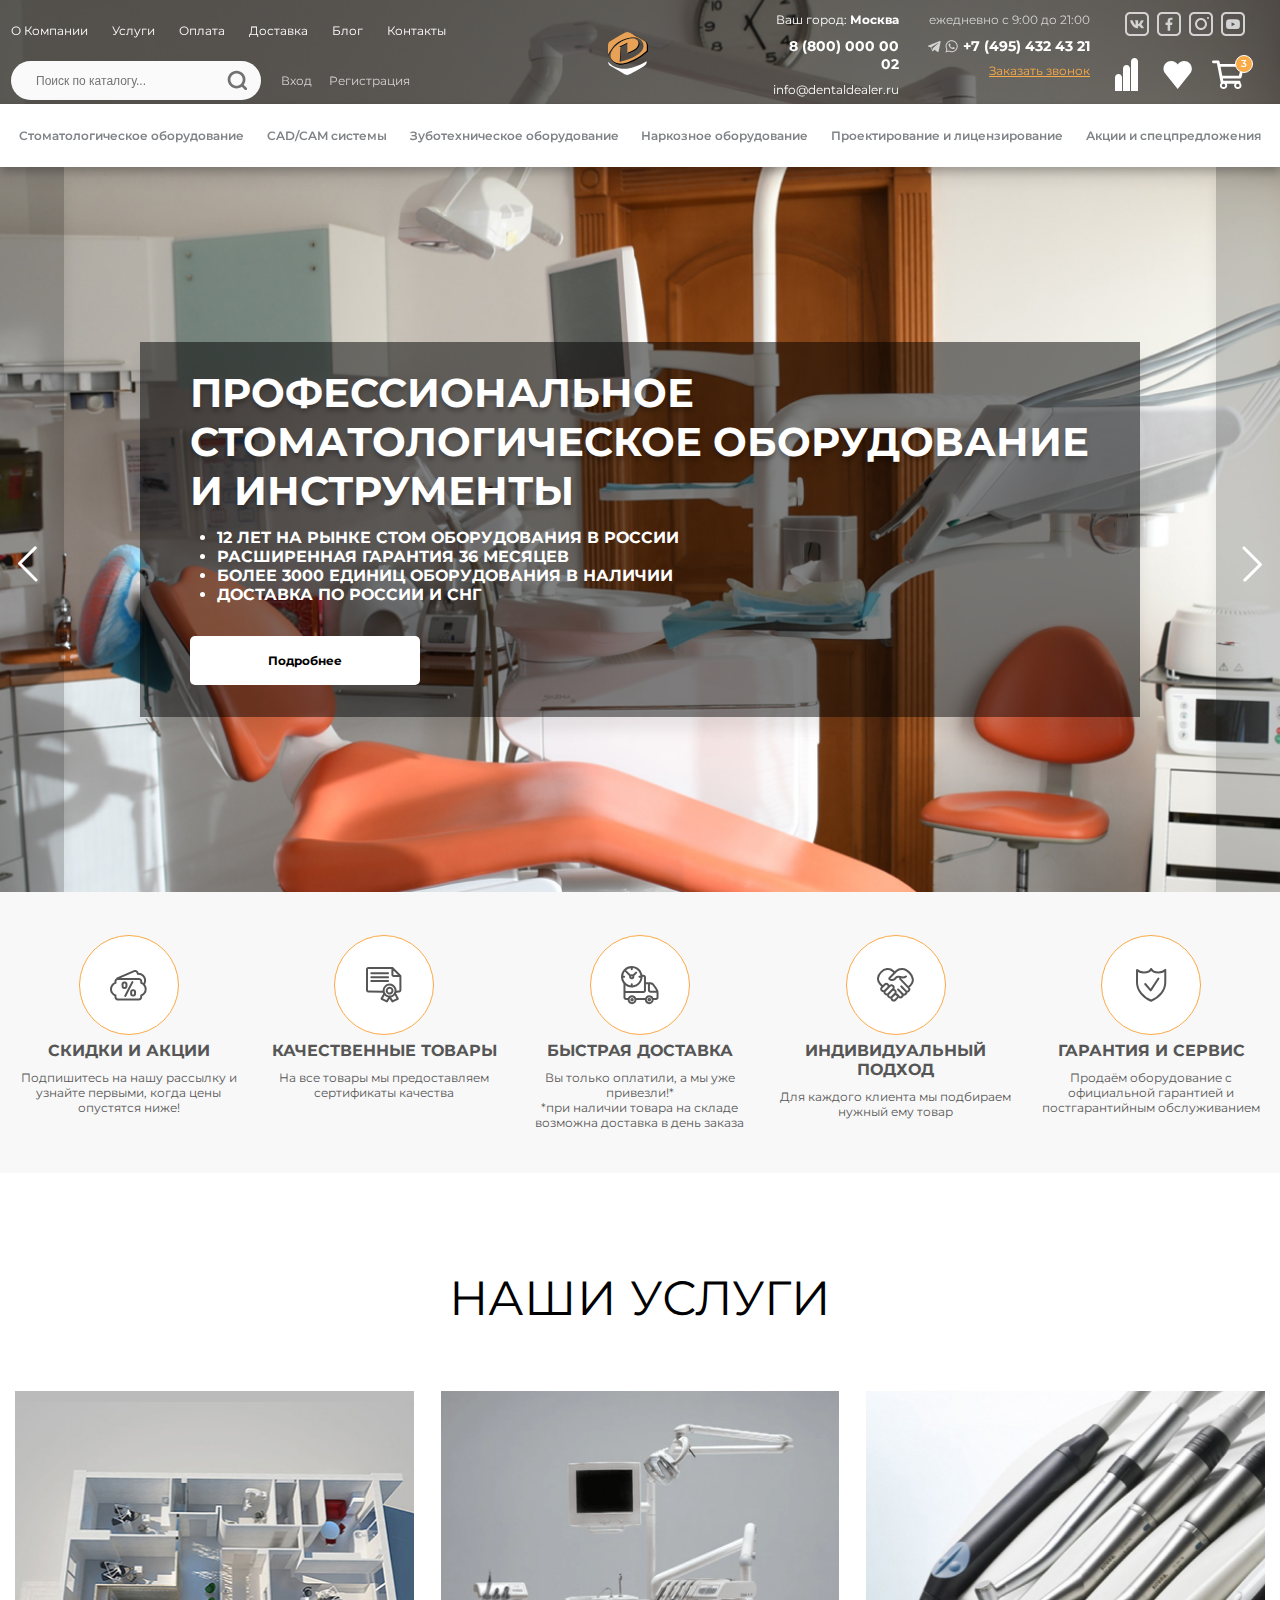
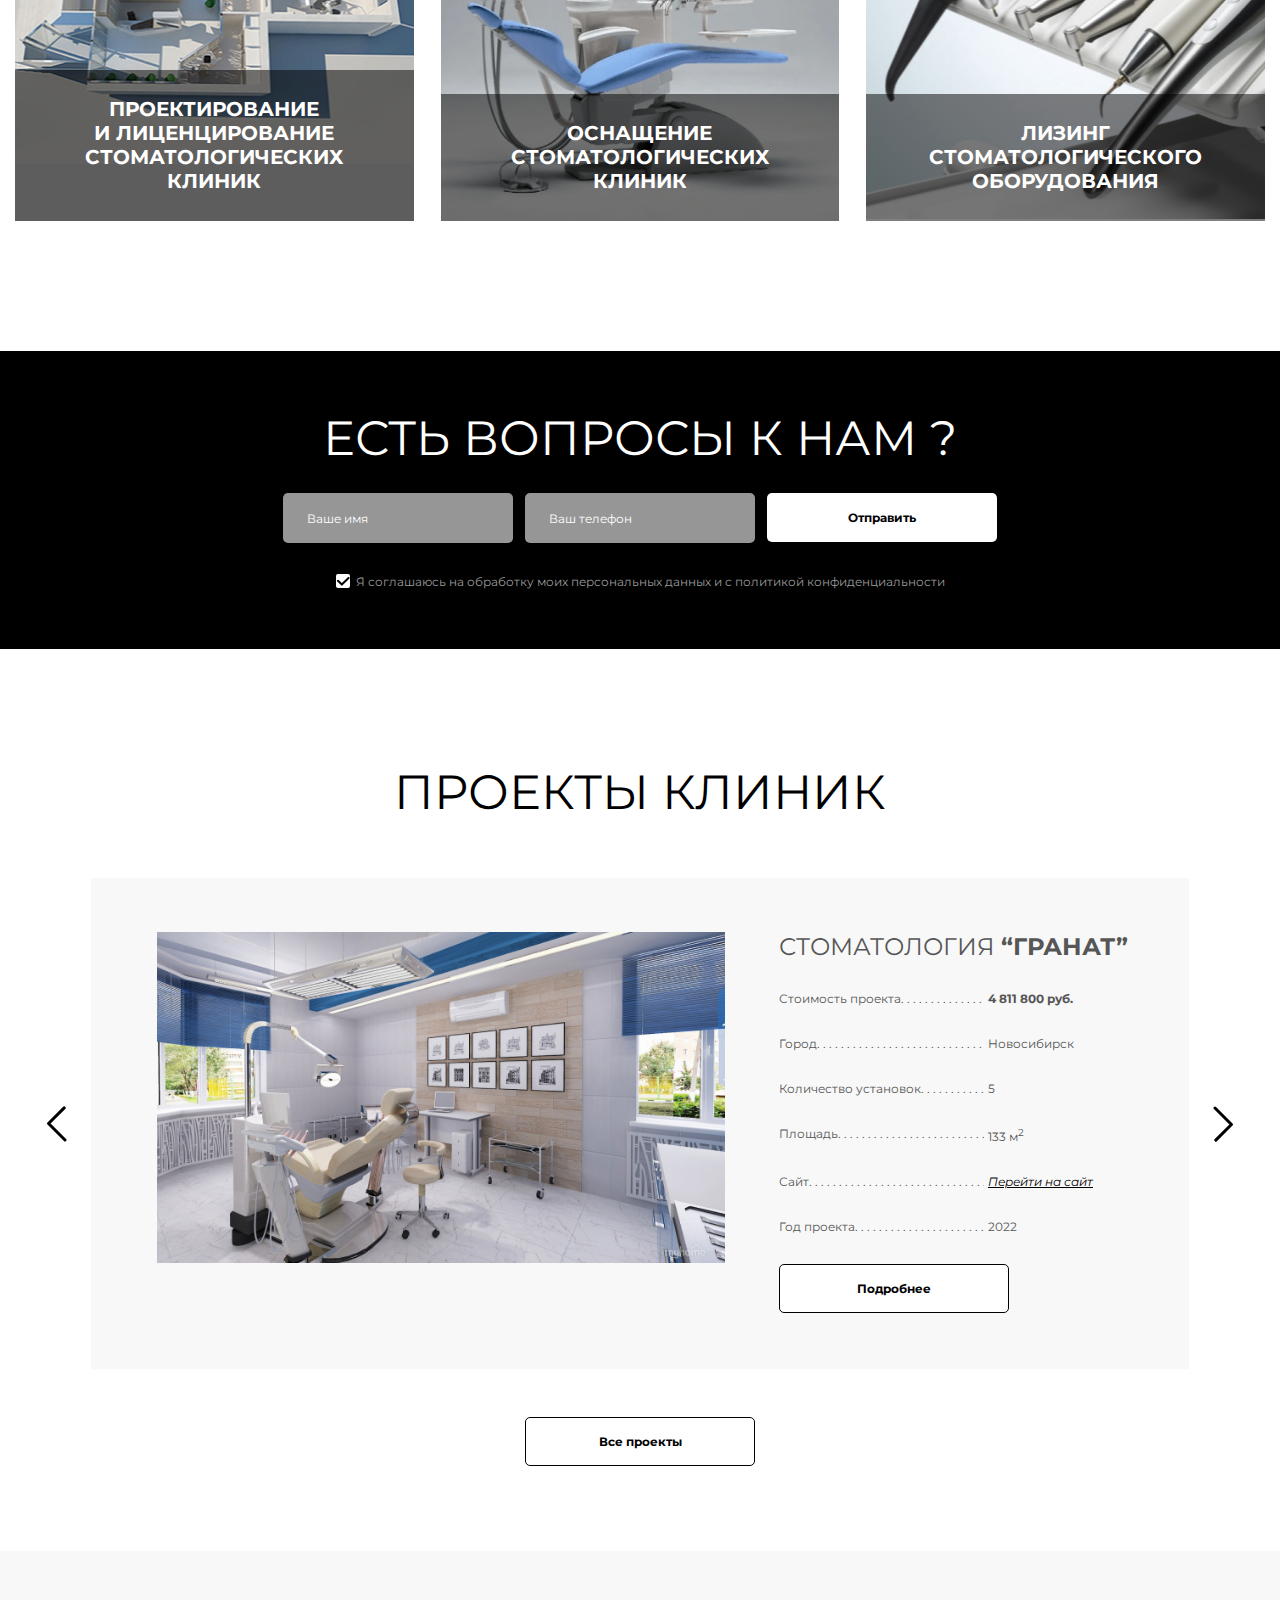
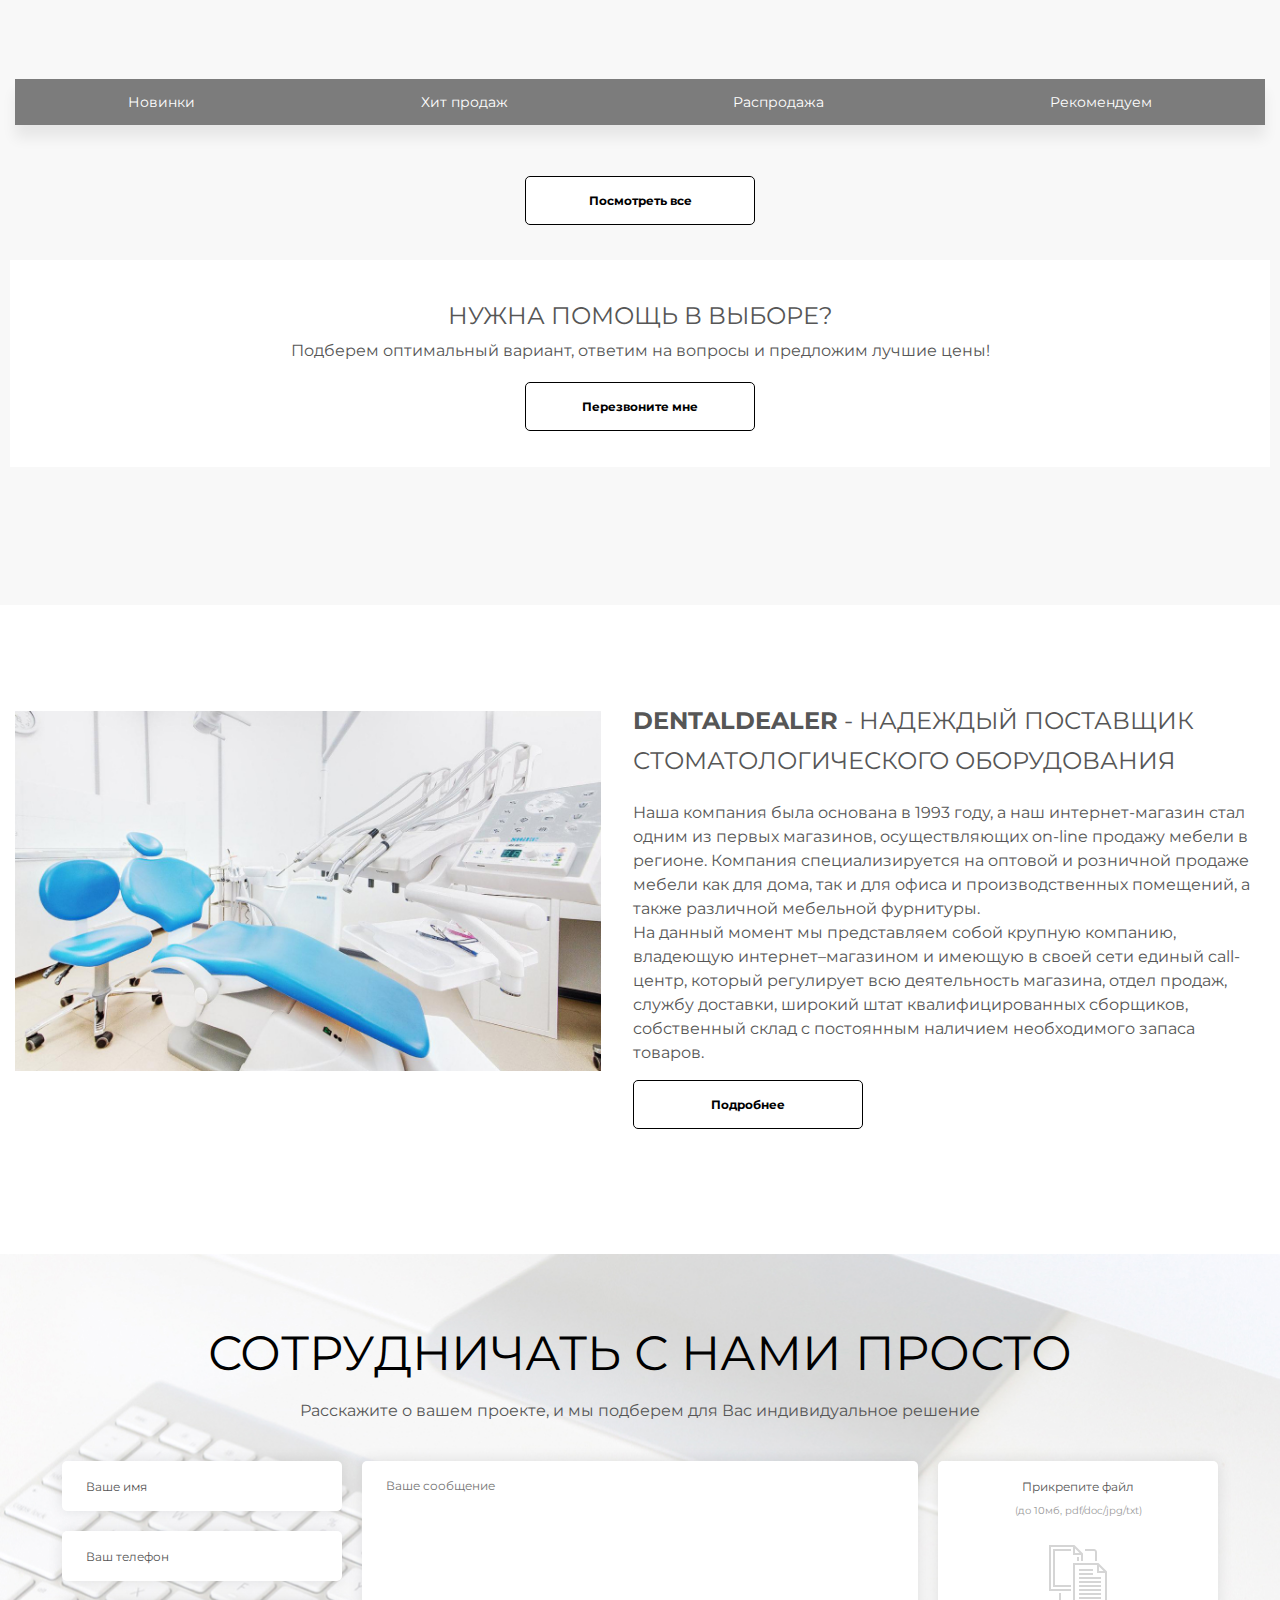
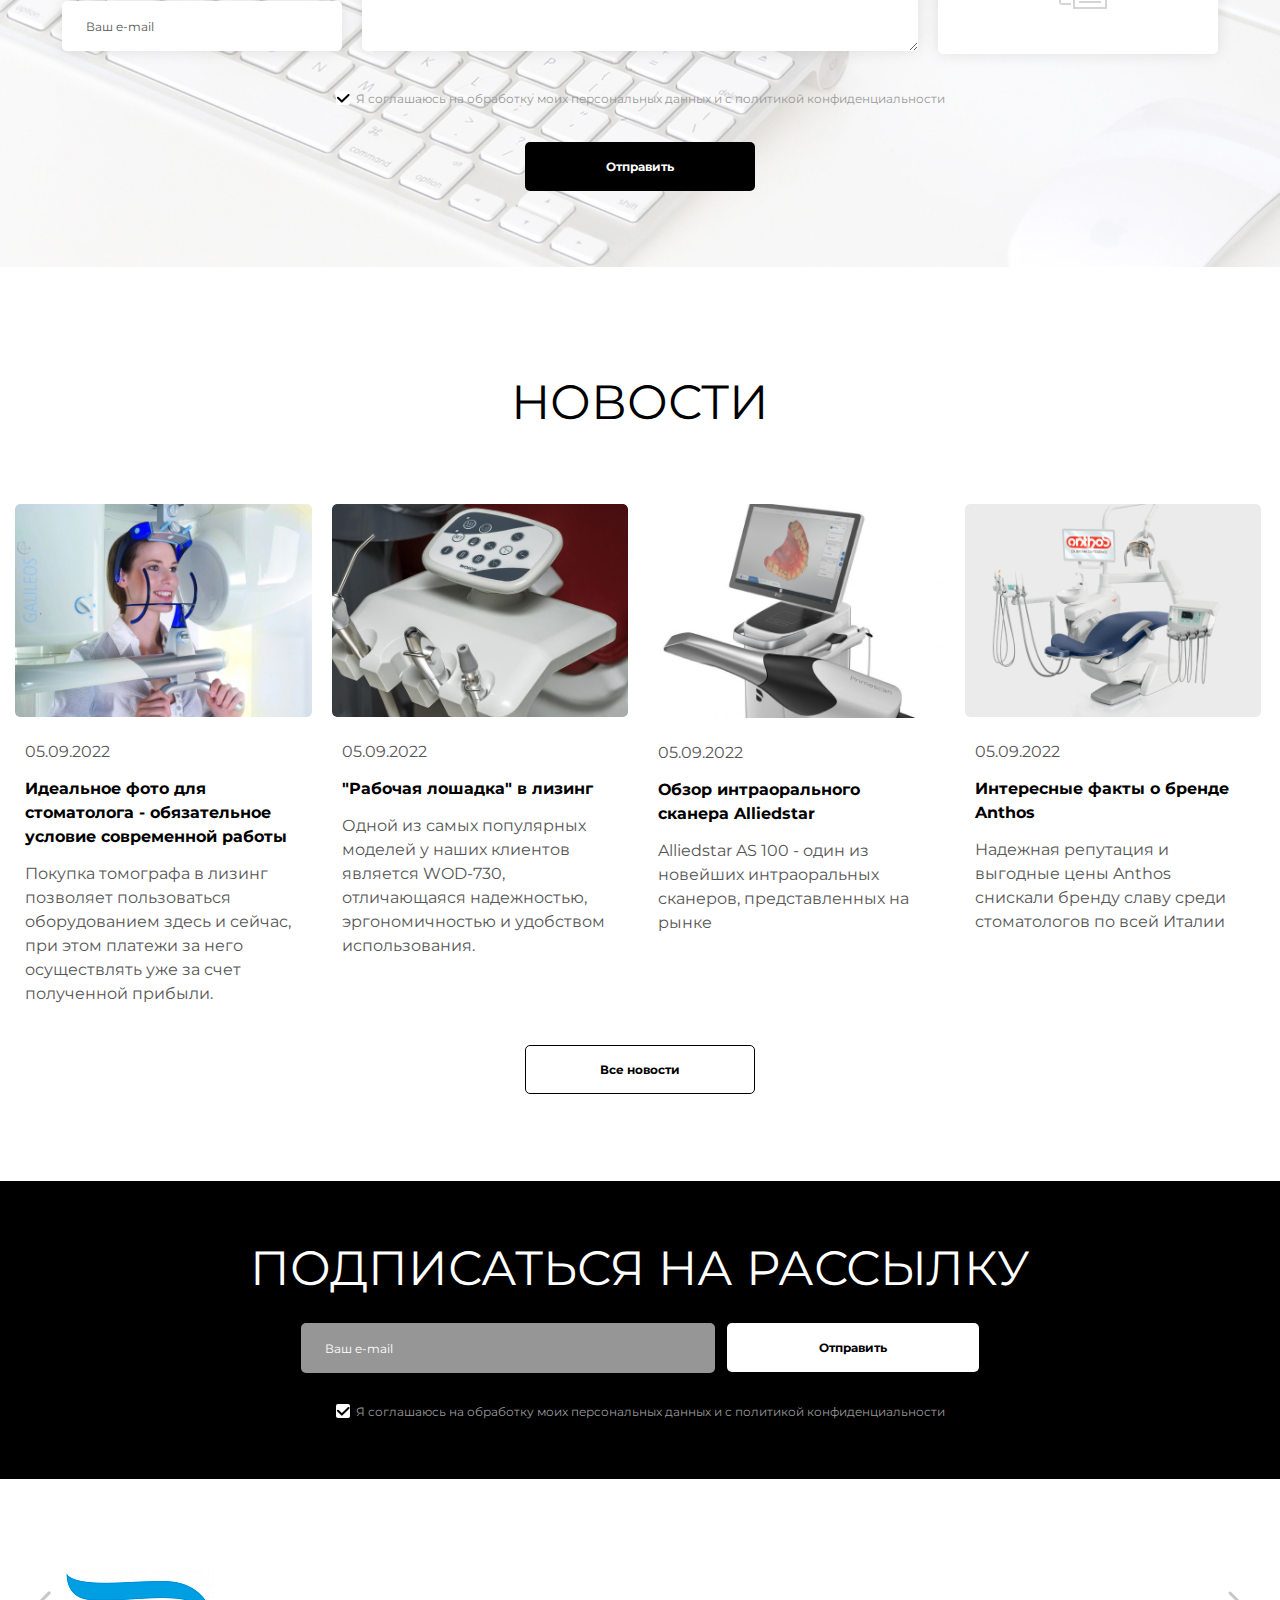
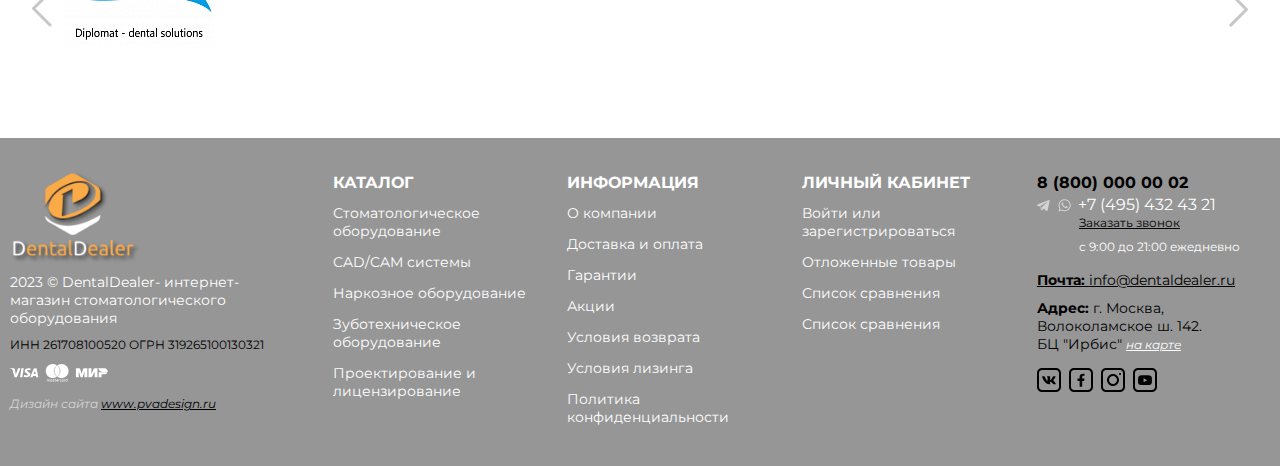
<file: index.html>
<!DOCTYPE html>
<html lang="en">
<head>
<meta charset="UTF-8">
<meta name="viewport" content="width=device-width, initial-scale=1.0">
<title>Тайтл</title>
<link rel="preconnect" href="https://fonts.googleapis.com">
<link rel="preconnect" href="https://fonts.gstatic.com" crossorigin>
<link href="https://fonts.googleapis.com/css2?family=Montserrat:wght@200;300;400;500;600;700;800;900&display=swap" rel="stylesheet">
<link rel="stylesheet" href="css/nouislider.min.css">
<link rel="stylesheet" href="css/main.styles.css">
<link rel="stylesheet" href="css/main.css">
<link rel="stylesheet" href="css/panel.css">
<link rel="stylesheet" href="css/swiper-bundle.min.css">
<script src="https://code.jquery.com/jquery-3.5.1.js" integrity="sha256-QWo7LDvxbWT2tbbQ97B53yJnYU3WhH/C8ycbRAkjPDc=" crossorigin="anonymous" ></script>
</head>
<body>
<div class="menu_burger">
<div class="menu_burger_top">
<div class="logo">
<a href="#">
<img src="files/logo-mob.svg" alt="" class="mob">
</a>
</div>
<div class="mesenjer">
<span><a href="tel:+7 (495) 432 43 21">+7 (495) 432 43 21</a></span>
<span class="tg"><a href="#"></a></span>
<span class="wh"><a href="#"></a></span>
</div>
<a href="#" class="login"></a>
<div class="menuClose"></div>
</div>
<div class="menu_scroll">
<div class="menu_items">
<ul>
<li><a href="">О компании</a></li>
<li><a href="">Контакты</a></li>
<li><a href="">Способы оплаты </a></li>
<li><a href="">Доставка</a></li>
<li><a href="">Борьба с COVID-19</a></li>
</ul>
</div>
<div class="contacts">
<div class="email"><strong>Почта: </strong><a href="mailto:info@dentaldealer.ru">info@dentaldealer.ru</a></div>
<div class="address"><strong>Адрес:</strong> г. Москва, Волоколамское ш. 142. БЦ "Ирбис"   <a href="">на карте</a></div>
<div class="social_block">
<a href="">
<svg xmlns="http://www.w3.org/2000/svg" width="24" height="24" viewBox="0 0 24 24" fill="none">
<path fill-rule="evenodd" clip-rule="evenodd" d="M0 5C0 2.23858 2.23858 0 5 0H19C21.7614 0 24 2.23858 24 5V19C24 21.7614 21.7614 24 19 24H5C2.23858 24 0 21.7614 0 19V5ZM2 5C2 3.34315 3.34315 2 5 2H19C20.6569 2 22 3.34315 22 5V19C22 20.6569 20.6569 22 19 22H5C3.34315 22 2 20.6569 2 19V5ZM18.0684 8.15625C18.5254 8.15625 18.6016 8.41016 18.5254 8.71484C18.3223 9.57812 16.4941 12.168 16.4941 12.168C16.3418 12.4219 16.2656 12.5488 16.4941 12.8281C16.5111 12.8493 16.5784 12.918 16.6801 13.0218C17.1867 13.5391 18.5467 14.9274 18.7793 15.6465C18.9062 16.0781 18.7031 16.2812 18.2715 16.2812H16.7734C16.3715 16.2812 16.1668 16.0578 15.7053 15.5542C15.5254 15.3579 15.3064 15.1189 15.0215 14.834C14.1328 13.9707 13.752 13.8438 13.5234 13.8438C13.1308 13.8438 13.1317 13.975 13.1397 15.091C13.1411 15.2738 13.1426 15.4831 13.1426 15.7227C13.1426 16.0781 13.0156 16.2812 12.0762 16.2812C10.502 16.2812 8.75 15.3418 7.50586 13.5645C5.65234 10.9492 5.14453 8.99414 5.14453 8.58789C5.14453 8.35938 5.24609 8.15625 5.65234 8.15625H7.15039C7.53125 8.15625 7.68359 8.33398 7.83594 8.74023C8.57227 10.873 9.79102 12.752 10.2988 12.752C10.502 12.752 10.5781 12.6504 10.5781 12.168V9.95898C10.5466 9.32846 10.3291 9.06002 10.1688 8.86205C10.0708 8.74113 9.99414 8.6465 9.99414 8.51172C9.99414 8.33398 10.1211 8.15625 10.375 8.15625H12.7109C13.041 8.15625 13.1426 8.33398 13.1426 8.71484V11.6855C13.1426 11.9902 13.2949 12.1172 13.3711 12.1172C13.5742 12.1172 13.7266 11.9902 14.082 11.6602C15.1484 10.4414 15.9102 8.58789 15.9102 8.58789C16.0117 8.35938 16.1895 8.15625 16.5703 8.15625H18.0684Z" fill="#D3D3D3"/>
</svg>
</a>
<a href="">
<svg xmlns="http://www.w3.org/2000/svg" width="24" height="24" viewBox="0 0 24 24" fill="none">
<path fill-rule="evenodd" clip-rule="evenodd" d="M0 5C0 2.23858 2.23858 0 5 0H19C21.7614 0 24 2.23858 24 5V19C24 21.7614 21.7614 24 19 24H5C2.23858 24 0 21.7614 0 19V5ZM2 5C2 3.34315 3.34315 2 5 2H19C20.6569 2 22 3.34315 22 5V19C22 20.6569 20.6569 22 19 22H5C3.34315 22 2 20.6569 2 19V5ZM15.4395 10.6016L15.084 12.9375H13.1797V18.625H10.6406V12.9375H8.55859V10.6016H10.6406V8.79883C10.6406 6.76758 11.8594 5.625 13.7129 5.625C14.6016 5.625 15.541 5.80273 15.541 5.80273V7.80859H14.5C13.4844 7.80859 13.1797 8.41797 13.1797 9.07812V10.6016H15.4395Z" fill="#D3D3D3"/>
</svg>
</a>
<a href="">
<svg xmlns="http://www.w3.org/2000/svg" width="24" height="24" viewBox="0 0 24 24" fill="none">
<path fill-rule="evenodd" clip-rule="evenodd" d="M0 5C0 2.23858 2.23858 0 5 0H19C21.7614 0 24 2.23858 24 5V19C24 21.7614 21.7614 24 19 24H5C2.23858 24 0 21.7614 0 19V5ZM2 5C2 3.34315 3.34315 2 5 2H19C20.6569 2 22 3.34315 22 5V19C22 20.6569 20.6569 22 19 22H5C3.34315 22 2 20.6569 2 19V5ZM20 6C20 6.55228 19.5523 7 19 7C18.4477 7 18 6.55228 18 6C18 5.44772 18.4477 5 19 5C19.5523 5 20 5.44772 20 6ZM12 18C15.3137 18 18 15.3137 18 12C18 8.68629 15.3137 6 12 6C8.68629 6 6 8.68629 6 12C6 15.3137 8.68629 18 12 18ZM12 16C14.2091 16 16 14.2091 16 12C16 9.79086 14.2091 8 12 8C9.79086 8 8 9.79086 8 12C8 14.2091 9.79086 16 12 16Z" fill="#D3D3D3"/>
</svg>
</a>
<a href="">
<svg xmlns="http://www.w3.org/2000/svg" width="24" height="24" viewBox="0 0 24 24" fill="none">
<path fill-rule="evenodd" clip-rule="evenodd" d="M0 5C0 2.23858 2.23858 0 5 0H19C21.7614 0 24 2.23858 24 5V19C24 21.7614 21.7614 24 19 24H5C2.23858 24 0 21.7614 0 19V5ZM2 5C2 3.34315 3.34315 2 5 2H19C20.6569 2 22 3.34315 22 5V19C22 20.6569 20.6569 22 19 22H5C3.34315 22 2 20.6569 2 19V5ZM17.4082 7.64844C17.9922 7.80078 18.4746 8.2832 18.627 8.89258C18.9316 9.95898 18.9316 12.2441 18.9316 12.2441C18.9316 12.2441 18.9316 14.5039 18.627 15.5957C18.4746 16.2051 17.9922 16.6621 17.4082 16.8145C16.3164 17.0938 12 17.0938 12 17.0938C12 17.0938 7.6582 17.0938 6.56641 16.8145C5.98242 16.6621 5.5 16.2051 5.34766 15.5957C5.04297 14.5039 5.04297 12.2441 5.04297 12.2441C5.04297 12.2441 5.04297 9.95898 5.34766 8.89258C5.5 8.2832 5.98242 7.80078 6.56641 7.64844C7.6582 7.34375 12 7.34375 12 7.34375C12 7.34375 16.3164 7.34375 17.4082 7.64844ZM14.1836 12.2441L10.5781 10.1875V14.3008L14.1836 12.2441Z" fill="#D3D3D3"/>
</svg>
</a>
</div>
</div>
</div>
</div>
<div class="site_wrapper">
<div class="header">
<div class="header_mobile">
<div class="block_inner">
<div class="mesenjer">
<span><a href="tel:+7 (495) 432 43 21">+7 (495) 432 43 21</a></span>
<span class="tg"><a href="#"></a></span>
<span class="wh"><a href="#"></a></span>
</div>
<div class="email"><a href="mailto:info@dentaldealer.ru">info@dentaldealer.ru</a></div>
</div>
</div>
<div class="header_top">
<div class="block_inner">
<div class="left_header">
<div class="menu_header">
<ul>
<li><a href="#">О Компании</a></li>
<li><a href="#">Услуги</a></li>
<li><a href="#">Оплата</a></li>
<li><a href="#">Доставка</a></li>
<li><a href="#">Блог</a></li>
<li><a href="#">Контакты</a></li>
</ul>
</div>
<div class="header_bottom">
<div class="search_block">
<form action="">
<input type="text" placeholder="Поиск по каталогу...">
<button class="btn_search"></button>
</form>
</div>
<div class="lk_block">
<a href="" class="lk_btn"></a>
<a href="">Вход</a>
<a href="">Регистрация</a>
</div>
<div class="burger"></div>
</div>
</div>
<div class="logo">
<a href="#">
<img src="files/logo.svg" alt="" class="pc">
<img src="files/logo-mob.svg" alt="" class="mob">
</a>
</div>
<div class="right_header">
<div class="contacts">
<div class="city">Ваш город: <strong>Москва</strong></div>
<div class="phone"><a href="tel:88000000002">8 (800) 000 00 02</a></div>
<div class="email"><a href="mailto:info@dentaldealer.ru">info@dentaldealer.ru</a></div>
</div>
<div class="datal_header">
<div class="time">ежедневно с 9:00 до 21:00</div>
<div class="mesenjer">
<span class="tg"><a href="#"></a></span>
<span class="wh"><a href="#"></a></span>
<span><a href="tel:+7 (495) 432 43 21">+7 (495) 432 43 21</a></span>
</div>
<div class="btn_link">Заказать звонок</div>
</div>
<div class="modul_header">
<div class="social_block">
<a href="">
<svg xmlns="http://www.w3.org/2000/svg" width="24" height="24" viewBox="0 0 24 24" fill="none">
<path fill-rule="evenodd" clip-rule="evenodd" d="M0 5C0 2.23858 2.23858 0 5 0H19C21.7614 0 24 2.23858 24 5V19C24 21.7614 21.7614 24 19 24H5C2.23858 24 0 21.7614 0 19V5ZM2 5C2 3.34315 3.34315 2 5 2H19C20.6569 2 22 3.34315 22 5V19C22 20.6569 20.6569 22 19 22H5C3.34315 22 2 20.6569 2 19V5ZM18.0684 8.15625C18.5254 8.15625 18.6016 8.41016 18.5254 8.71484C18.3223 9.57812 16.4941 12.168 16.4941 12.168C16.3418 12.4219 16.2656 12.5488 16.4941 12.8281C16.5111 12.8493 16.5784 12.918 16.6801 13.0218C17.1867 13.5391 18.5467 14.9274 18.7793 15.6465C18.9062 16.0781 18.7031 16.2812 18.2715 16.2812H16.7734C16.3715 16.2812 16.1668 16.0578 15.7053 15.5542C15.5254 15.3579 15.3064 15.1189 15.0215 14.834C14.1328 13.9707 13.752 13.8438 13.5234 13.8438C13.1308 13.8438 13.1317 13.975 13.1397 15.091C13.1411 15.2738 13.1426 15.4831 13.1426 15.7227C13.1426 16.0781 13.0156 16.2812 12.0762 16.2812C10.502 16.2812 8.75 15.3418 7.50586 13.5645C5.65234 10.9492 5.14453 8.99414 5.14453 8.58789C5.14453 8.35938 5.24609 8.15625 5.65234 8.15625H7.15039C7.53125 8.15625 7.68359 8.33398 7.83594 8.74023C8.57227 10.873 9.79102 12.752 10.2988 12.752C10.502 12.752 10.5781 12.6504 10.5781 12.168V9.95898C10.5466 9.32846 10.3291 9.06002 10.1688 8.86205C10.0708 8.74113 9.99414 8.6465 9.99414 8.51172C9.99414 8.33398 10.1211 8.15625 10.375 8.15625H12.7109C13.041 8.15625 13.1426 8.33398 13.1426 8.71484V11.6855C13.1426 11.9902 13.2949 12.1172 13.3711 12.1172C13.5742 12.1172 13.7266 11.9902 14.082 11.6602C15.1484 10.4414 15.9102 8.58789 15.9102 8.58789C16.0117 8.35938 16.1895 8.15625 16.5703 8.15625H18.0684Z" fill="#D3D3D3"/>
</svg>
</a>
<a href="">
<svg xmlns="http://www.w3.org/2000/svg" width="24" height="24" viewBox="0 0 24 24" fill="none">
<path fill-rule="evenodd" clip-rule="evenodd" d="M0 5C0 2.23858 2.23858 0 5 0H19C21.7614 0 24 2.23858 24 5V19C24 21.7614 21.7614 24 19 24H5C2.23858 24 0 21.7614 0 19V5ZM2 5C2 3.34315 3.34315 2 5 2H19C20.6569 2 22 3.34315 22 5V19C22 20.6569 20.6569 22 19 22H5C3.34315 22 2 20.6569 2 19V5ZM15.4395 10.6016L15.084 12.9375H13.1797V18.625H10.6406V12.9375H8.55859V10.6016H10.6406V8.79883C10.6406 6.76758 11.8594 5.625 13.7129 5.625C14.6016 5.625 15.541 5.80273 15.541 5.80273V7.80859H14.5C13.4844 7.80859 13.1797 8.41797 13.1797 9.07812V10.6016H15.4395Z" fill="#D3D3D3"/>
</svg>
</a>
<a href="">
<svg xmlns="http://www.w3.org/2000/svg" width="24" height="24" viewBox="0 0 24 24" fill="none">
<path fill-rule="evenodd" clip-rule="evenodd" d="M0 5C0 2.23858 2.23858 0 5 0H19C21.7614 0 24 2.23858 24 5V19C24 21.7614 21.7614 24 19 24H5C2.23858 24 0 21.7614 0 19V5ZM2 5C2 3.34315 3.34315 2 5 2H19C20.6569 2 22 3.34315 22 5V19C22 20.6569 20.6569 22 19 22H5C3.34315 22 2 20.6569 2 19V5ZM20 6C20 6.55228 19.5523 7 19 7C18.4477 7 18 6.55228 18 6C18 5.44772 18.4477 5 19 5C19.5523 5 20 5.44772 20 6ZM12 18C15.3137 18 18 15.3137 18 12C18 8.68629 15.3137 6 12 6C8.68629 6 6 8.68629 6 12C6 15.3137 8.68629 18 12 18ZM12 16C14.2091 16 16 14.2091 16 12C16 9.79086 14.2091 8 12 8C9.79086 8 8 9.79086 8 12C8 14.2091 9.79086 16 12 16Z" fill="#D3D3D3"/>
</svg>
</a>
<a href="">
<svg xmlns="http://www.w3.org/2000/svg" width="24" height="24" viewBox="0 0 24 24" fill="none">
<path fill-rule="evenodd" clip-rule="evenodd" d="M0 5C0 2.23858 2.23858 0 5 0H19C21.7614 0 24 2.23858 24 5V19C24 21.7614 21.7614 24 19 24H5C2.23858 24 0 21.7614 0 19V5ZM2 5C2 3.34315 3.34315 2 5 2H19C20.6569 2 22 3.34315 22 5V19C22 20.6569 20.6569 22 19 22H5C3.34315 22 2 20.6569 2 19V5ZM17.4082 7.64844C17.9922 7.80078 18.4746 8.2832 18.627 8.89258C18.9316 9.95898 18.9316 12.2441 18.9316 12.2441C18.9316 12.2441 18.9316 14.5039 18.627 15.5957C18.4746 16.2051 17.9922 16.6621 17.4082 16.8145C16.3164 17.0938 12 17.0938 12 17.0938C12 17.0938 7.6582 17.0938 6.56641 16.8145C5.98242 16.6621 5.5 16.2051 5.34766 15.5957C5.04297 14.5039 5.04297 12.2441 5.04297 12.2441C5.04297 12.2441 5.04297 9.95898 5.34766 8.89258C5.5 8.2832 5.98242 7.80078 6.56641 7.64844C7.6582 7.34375 12 7.34375 12 7.34375C12 7.34375 16.3164 7.34375 17.4082 7.64844ZM14.1836 12.2441L10.5781 10.1875V14.3008L14.1836 12.2441Z" fill="#D3D3D3"/>
</svg>
</a>
</div>
<div class="shop_actions">
<div class="compare_action"></div>
<div class="favorites_action"></div>
<a href="#" class="cart_mini">
<span class="count">3</span>
</a>
</div>
</div>
</div>											
</div>
</div>
<div class="header_bot_menu">
<div class="block_inner">
<ul>
<li>
<a href="">Стоматологическое оборудование </a>
<div class="drop">
<div class="limiter">
<ul class="nextColumn">
<li>
<a href="/stomatologicheskie_ustanovki/" class="menu2Link">Стоматологические установки </a>
</li>
<li class="allow-dropdown">
<a href="/kompressory_i_aspiratsionnye_sistemy/" class="menu2Link">Компрессоры и аспираторы <span class="dropdown btn-simple btn-micro"></span>
</a>
<ul>
<li>
<a href="/aspiratory/" class="menu2Link">Аспираторы </a>
</li>
<li>
<a href="/kompressory_/" class="menu2Link">Компрессоры </a>
</li>
</ul>
</li>
<li class="allow-dropdown">
<a href="/meditsinskaya_optika/" class="menu2Link">Оптика для стоматологов <span class="dropdown btn-simple btn-micro"></span>
</a>
<ul>
<li>
<a href="/binokulyarnye_lupy/" class="menu2Link">Бинокулярные лупы </a>
</li>
<li>
<a href="/mikroskopy_dlya_stomatologii/" class="menu2Link"> Микроскопы </a>
</li>
</ul>
</li>
</ul>	
<ul class="nextColumn">
<li>
<a href="/stomatologicheskie_ustanovki/" class="menu2Link">Стоматологические установки </a>
</li>
<li class="allow-dropdown">
<a href="/kompressory_i_aspiratsionnye_sistemy/" class="menu2Link">Компрессоры и аспираторы <span class="dropdown btn-simple btn-micro"></span>
</a>
<ul>
<li>
<a href="/aspiratory/" class="menu2Link">Аспираторы </a>
</li>
<li>
<a href="/kompressory_/" class="menu2Link">Компрессоры </a>
</li>
</ul>
</li>
<li class="allow-dropdown">
<a href="/meditsinskaya_optika/" class="menu2Link">Оптика для стоматологов <span class="dropdown btn-simple btn-micro"></span>
</a>
<ul>
<li>
<a href="/binokulyarnye_lupy/" class="menu2Link">Бинокулярные лупы </a>
</li>
<li>
<a href="/mikroskopy_dlya_stomatologii/" class="menu2Link"> Микроскопы </a>
</li>
</ul>
</li>
</ul>	
<ul class="nextColumn">
<li>
<a href="/stomatologicheskie_ustanovki/" class="menu2Link">Стоматологические установки </a>
</li>
<li class="allow-dropdown">
<a href="/kompressory_i_aspiratsionnye_sistemy/" class="menu2Link">Компрессоры и аспираторы <span class="dropdown btn-simple btn-micro"></span>
</a>
<ul>
<li>
<a href="/aspiratory/" class="menu2Link">Аспираторы </a>
</li>
<li>
<a href="/kompressory_/" class="menu2Link">Компрессоры </a>
</li>
</ul>
</li>
<li class="allow-dropdown">
<a href="/meditsinskaya_optika/" class="menu2Link">Оптика для стоматологов <span class="dropdown btn-simple btn-micro"></span>
</a>
<ul>
<li>
<a href="/binokulyarnye_lupy/" class="menu2Link">Бинокулярные лупы </a>
</li>
<li>
<a href="/mikroskopy_dlya_stomatologii/" class="menu2Link"> Микроскопы </a>
</li>
</ul>
</li>
</ul>	
<ul class="nextColumn">
<li>
<a href="/stomatologicheskie_ustanovki/" class="menu2Link">Стоматологические установки </a>
</li>
<li class="allow-dropdown">
<a href="/kompressory_i_aspiratsionnye_sistemy/" class="menu2Link">Компрессоры и аспираторы <span class="dropdown btn-simple btn-micro"></span>
</a>
<ul>
<li>
<a href="/aspiratory/" class="menu2Link">Аспираторы </a>
</li>
<li>
<a href="/kompressory_/" class="menu2Link">Компрессоры </a>
</li>
</ul>
</li>
<li class="allow-dropdown">
<a href="/meditsinskaya_optika/" class="menu2Link">Оптика для стоматологов <span class="dropdown btn-simple btn-micro"></span>
</a>
<ul>
<li>
<a href="/binokulyarnye_lupy/" class="menu2Link">Бинокулярные лупы </a>
</li>
<li>
<a href="/mikroskopy_dlya_stomatologii/" class="menu2Link"> Микроскопы </a>
</li>
</ul>
</li>
</ul>						        
</div>
</div>
</li>
<li><a href="">CAD/CAM системы</a></li>
<li><a href="">Зуботехническое оборудование</a></li>
<li><a href="">Наркозное оборудование</a></li>
<li><a href="">Проектирование и лицензирование</a></li>
<li><a href="">Акции и спецпредложения</a></li>
</ul>
</div>
</div>
</div>
<div class="slider_main_header">
<div class="swiper mySwiper" data-id="mySwiper">
<div class="swiper-wrapper">
<a href="#" class="item swiper-slide">	
<img src="files/slider_image.jpg" alt="" class="pc">
<img src="files/slider_image.jpg" alt="" class="tablet">
<img src="files/slider_image.jpg" alt="" class="mobile">
<span class="block_inner">
<span class="inner">
<span class="name">Профессиональное стоматологическое оборудование и инструменты</span>
<span class="text">
<ul>
<li>12 лет на рынке стом оборудования в России</li>
<li>Расширенная гарантия 36 месяцев</li>
<li>Более 3000 единиц оборудования в наличии</li>
<li>Доставка по России и СНГ</li>
</ul>
</span>
<span class="btn_button">Подробнее</span>
</span>
</span>
</a>
<a href="#" class="item swiper-slide">	
<img src="files/slider_image.jpg" alt="" class="pc">
<img src="files/slider_image.jpg" alt="" class="tablet">
<img src="files/slider_image.jpg" alt="" class="mobile">
<span class="block_inner">
<span class="inner">
<span class="name">Профессиональное стоматологическое оборудование и инструменты</span>
<span class="text">
<ul>
<li>12 лет на рынке стом оборудования в России</li>
<li>Расширенная гарантия 36 месяцев</li>
<li>Более 3000 единиц оборудования в наличии</li>
<li>Доставка по России и СНГ</li>
</ul>
</span>
<span class="btn_button">Подробнее</span>
</span>
</span>
</a>
<a href="#" class="item swiper-slide">	
<img src="files/slider_image.jpg" alt="" class="pc">
<img src="files/slider_image.jpg" alt="" class="tablet">
<img src="files/slider_image.jpg" alt="" class="mobile">
<span class="block_inner">
<span class="inner">
<span class="name">Профессиональное стоматологическое оборудование и инструменты</span>
<span class="text">
<ul>
<li>12 лет на рынке стом оборудования в России</li>
<li>Расширенная гарантия 36 месяцев</li>
<li>Более 3000 единиц оборудования в наличии</li>
<li>Доставка по России и СНГ</li>
</ul>
</span>
<span class="btn_button">Подробнее</span>
</span>
</span>
</a>				
</div>
</div>
<div class="swiper_arrow">
<div class="swiper_arrow_btn swiper-main-prev"></div>
<div class="swiper_arrow_btn swiper-main-next"></div>
</div>
<div class="swiper-pagination"></div>
</div>			
<div class="content_block_wr"><div class="preim_block_wr main_page">
<div class="block_inner">
<div class="item">
<div class="icon">
<img src="files/preim1.svg" alt="">
</div>
<div class="in">
<div class="name">Скидки и Акции</div>
<div class="text">Подпишитесь на нашу рассылку и узнайте первыми, когда цены опустятся ниже!</div>
</div>	
</div>
<div class="item">
<div class="icon">
<img src="files/preim2.svg" alt="">
</div>
<div class="in">
<div class="name">Качественные товары</div>
<div class="text">На все товары мы предоставляем сертификаты качества</div>
</div>
</div>
<div class="item">
<div class="icon">
<img src="files/preim3.svg" alt="">
</div>
<div class="in">
<div class="name">Быстрая доставка</div>
<div class="text">Вы только оплатили, а мы уже привезли!* <br>*при наличии товара на складе возможна доставка в день заказа</div>
</div>
</div>
<div class="item">
<div class="icon">
<img src="files/preim4.svg" alt="">
</div>
<div class="in">
<div class="name">Индивидуальный подход</div>
<div class="text">Для каждого клиента мы подбираем нужный ему товар</div>
</div>
</div>
<div class="item">
<div class="icon">
<img src="files/preim5.svg" alt="">
</div>
<div class="in">
<div class="name">Гарантия и сервис</div>
<div class="text">Продаём оборудование с официальной гарантией и постгарантийным обслуживанием</div>
</div>
</div>
</div>
</div>
<div class="service_block_wr">
<div class="block_inner">
<div class="title">Наши услуги</div>
<div class="inner">
<a href="" class="item" style="background-image: url(files/service1.jpg);">
<span class="text">проектирование <br> и лиценцирование стоматологических клиник</span>
</a>
<a href="" class="item" style="background-image: url(files/service2.jpg);">
<span class="text">оснащение <br> стоматологических <br> клиник</span>
</a>
<a href="" class="item" style="background-image: url(files/service3.jpg);">
<span class="text">Лизинг<br> стоматологического <br> оборудования</span>
</a>
</div>
</div>
</div>
<div class="form_q_block">
<div class="block_inner">
<div class="title">Есть вопросы к нам ?</div>
<form action="">
<div class="col_input">
<div class="field required">
<input type="text" placeholder="Ваше имя" required>
</div>
<div class="field required">
<input type="text" class="phone_input" placeholder="Ваш телефон" required>
</div>
<button class="field btn_button form_button">Отправить</button>
</div>
<div class="field checkbox required">
<label>
<input type="checkbox" checked required>
<i></i>
<span>Я соглашаюсь на обработку моих персональных данных и с политикой конфиденциальности</span>
</label>
</div>
</form>
</div>
</div>
<div class="project_slider_clinic">
<div class="block_inner">
<div class="title">Проекты клиник</div>
<div class="inner">
<div class="swiper clinic_swiper" data-id="clinic_swiper">
<div class="swiper-wrapper">
<div class="swiper-slide">
<div class="cl_item">
<div class="left">
<img src="files/clinic.jpg" alt="">
</div>
<div class="right">
<div class="name">Стоматология <strong>“Гранат”</strong></div>
<div class="params">
<ul>
<li>
<div class="name_p">Стоимость проекта</div>
<span></span>
<div class="value"><strong>4 811 800 руб.</strong></div>
</li>
<li>
<div class="name_p">Город</div>
<span></span>
<div class="value">Новосибирск</div>
</li>
<li>
<div class="name_p">Количество установок</div>
<span></span>
<div class="value">5</div>
</li>
<li>
<div class="name_p">Площадь</div>
<span></span>
<div class="value">133 м<sup>2</sup></div>
</li>
<li>
<div class="name_p">Сайт</div>
<span></span>
<div class="value"><a href=""><i>Перейти на сайт</i></a></div>
</li>
<li>
<div class="name_p">Год проекта</div>
<span></span>
<div class="value">2022</div>
</li>
</ul>
</div>
<a href="" class="btn_button border">Подробнее</a>
</div>
</div>
</div>
<div class="swiper-slide">
<div class="cl_item">
<div class="left">
<img src="files/clinic.jpg" alt="">
</div>
<div class="right">
<div class="name">Стоматология <strong>“Гранат”</strong></div>
<div class="params">
<ul>
<li>
<div class="name_p">Стоимость проекта</div>
<span></span>
<div class="value"><strong>4 811 800 руб.</strong></div>
</li>
<li>
<div class="name_p">Город</div>
<span></span>
<div class="value">Новосибирск</div>
</li>
<li>
<div class="name_p">Количество установок</div>
<span></span>
<div class="value">5</div>
</li>
<li>
<div class="name_p">Площадь</div>
<span></span>
<div class="value">133 м<sup>2</sup></div>
</li>
<li>
<div class="name_p">Сайт</div>
<span></span>
<div class="value"><a href=""><i>Перейти на сайт</i></a></div>
</li>
<li>
<div class="name_p">Год проекта</div>
<span></span>
<div class="value">2022</div>
</li>
</ul>
</div>
<a href="" class="btn_button border">Подробнее</a>
</div>
</div>
</div>
<div class="swiper-slide">
<div class="cl_item">
<div class="left">
<img src="files/clinic.jpg" alt="">
</div>
<div class="right">
<div class="name">Стоматология <strong>“Гранат”</strong></div>
<div class="params">
<ul>
<li>
<div class="name_p">Стоимость проекта</div>
<span></span>
<div class="value"><strong>4 811 800 руб.</strong></div>
</li>
<li>
<div class="name_p">Город</div>
<span></span>
<div class="value">Новосибирск</div>
</li>
<li>
<div class="name_p">Количество установок</div>
<span></span>
<div class="value">5</div>
</li>
<li>
<div class="name_p">Площадь</div>
<span></span>
<div class="value">133 м<sup>2</sup></div>
</li>
<li>
<div class="name_p">Сайт</div>
<span></span>
<div class="value"><a href=""><i>Перейти на сайт</i></a></div>
</li>
<li>
<div class="name_p">Год проекта</div>
<span></span>
<div class="value">2022</div>
</li>
</ul>
</div>
<a href="" class="btn_button border">Подробнее</a>
</div>
</div>
</div>
</div>
</div>
<div class="swiper_arrow">
<div class="swiper_arrow_btn swiper-clinic-prev"></div>
<div class="swiper_arrow_btn swiper-clinic-next"></div>
</div>				
</div>
<div class="btn_more">
<a href="" class="btn_button border">Все проекты</a>
</div>
</div>
</div>
<div class="similar_block main_page" id="similarBlock">
<div class="block_inner">
<div class="product-data" id="initProductTabs">
<ul class="product-tabs">
<li class="active-tab"><a href="#tabs-0">Новинки</a></li>
<li><a href="#tabs-1">Хит продаж</a></li>
<li><a href="#tabs-2">Распродажа</a></li>
<li><a href="#tabs-3">Рекомендуем</a></li>
</ul>
<div class="product-desc">
<div class="desc-area active-area" id="tabs-0">
<div class="swiper swiper-sldier-block product_tab_swiper_0" data-id="product_tab_swiper_0" data-arrow="tab_0">
<div class="swiper-wrapper">
<div class="swiper-slide"><div class="product_item">
<div class="image">
<a href="#">
<span class="labels">
<span class="label new">new</span>
<span class="label xit">xit</span>
<span class="label sale">sale</span>
</span>
<img src="files/product.jpg" alt="">
</a>
</div>
<div class="middle_detals">
<div class="name">
<a href="">Duotronpro S-6100 - компактная печь для синтеризации циркония</a>
</div>
<div class="note">Наркозно-дыхательный аппарат Mindray A5 (A-series) используется для проведения анестезии во время хирургической операции.</div>
</div>
<div class="bottom_detals">
<div class="prices">
<div class="current_price">586 560 руб.</div>
<div class="old_price">600 000 руб.</div>
</div>
<div class="btn_actions">
<div class="btn_buy">В корзину</div>
<div class="compare_btn"></div>
<div class="favorites_btn"></div>		
</div>
</div>
</div></div>
<div class="swiper-slide"><div class="product_item">
<div class="image">
<a href="#">
<span class="labels">
<span class="label new">new</span>
<span class="label xit">xit</span>
<span class="label sale">sale</span>
</span>
<img src="files/product.jpg" alt="">
</a>
</div>
<div class="middle_detals">
<div class="name">
<a href="">Duotronpro S-6100 - компактная печь для синтеризации циркония</a>
</div>
<div class="note">Наркозно-дыхательный аппарат Mindray A5 (A-series) используется для проведения анестезии во время хирургической операции.</div>
</div>
<div class="bottom_detals">
<div class="prices">
<div class="current_price">586 560 руб.</div>
<div class="old_price">600 000 руб.</div>
</div>
<div class="btn_actions">
<div class="btn_buy">В корзину</div>
<div class="compare_btn"></div>
<div class="favorites_btn"></div>		
</div>
</div>
</div></div>
<div class="swiper-slide"><div class="product_item">
<div class="image">
<a href="#">
<span class="labels">
<span class="label new">new</span>
<span class="label xit">xit</span>
<span class="label sale">sale</span>
</span>
<img src="files/product.jpg" alt="">
</a>
</div>
<div class="middle_detals">
<div class="name">
<a href="">Duotronpro S-6100 - компактная печь для синтеризации циркония</a>
</div>
<div class="note">Наркозно-дыхательный аппарат Mindray A5 (A-series) используется для проведения анестезии во время хирургической операции.</div>
</div>
<div class="bottom_detals">
<div class="prices">
<div class="current_price">586 560 руб.</div>
<div class="old_price">600 000 руб.</div>
</div>
<div class="btn_actions">
<div class="btn_buy">В корзину</div>
<div class="compare_btn"></div>
<div class="favorites_btn"></div>		
</div>
</div>
</div></div>
<div class="swiper-slide"><div class="product_item">
<div class="image">
<a href="#">
<span class="labels">
<span class="label new">new</span>
<span class="label xit">xit</span>
<span class="label sale">sale</span>
</span>
<img src="files/product.jpg" alt="">
</a>
</div>
<div class="middle_detals">
<div class="name">
<a href="">Duotronpro S-6100 - компактная печь для синтеризации циркония</a>
</div>
<div class="note">Наркозно-дыхательный аппарат Mindray A5 (A-series) используется для проведения анестезии во время хирургической операции.</div>
</div>
<div class="bottom_detals">
<div class="prices">
<div class="current_price">586 560 руб.</div>
<div class="old_price">600 000 руб.</div>
</div>
<div class="btn_actions">
<div class="btn_buy">В корзину</div>
<div class="compare_btn"></div>
<div class="favorites_btn"></div>		
</div>
</div>
</div></div>
<div class="swiper-slide"><div class="product_item">
<div class="image">
<a href="#">
<span class="labels">
<span class="label new">new</span>
<span class="label xit">xit</span>
<span class="label sale">sale</span>
</span>
<img src="files/product.jpg" alt="">
</a>
</div>
<div class="middle_detals">
<div class="name">
<a href="">Duotronpro S-6100 - компактная печь для синтеризации циркония</a>
</div>
<div class="note">Наркозно-дыхательный аппарат Mindray A5 (A-series) используется для проведения анестезии во время хирургической операции.</div>
</div>
<div class="bottom_detals">
<div class="prices">
<div class="current_price">586 560 руб.</div>
<div class="old_price">600 000 руб.</div>
</div>
<div class="btn_actions">
<div class="btn_buy">В корзину</div>
<div class="compare_btn"></div>
<div class="favorites_btn"></div>		
</div>
</div>
</div></div>
</div>
</div>
<div class="swiper_arrow">
<div class="swiper_arrow_btn swiper_arrow_btn_prev swiper-tab_0-prev"></div>
<div class="swiper_arrow_btn swiper_arrow_btn_next swiper-tab_0-next"></div>
</div>
</div>
<div class="desc-area" id="tabs-1">
<div class="swiper swiper-sldier-block product_tab_swiper_1" data-id="product_tab_swiper_1" data-arrow="tab_1">
<div class="swiper-wrapper">
<div class="swiper-slide"><div class="product_item">
<div class="image">
<a href="#">
<span class="labels">
<span class="label new">new</span>
<span class="label xit">xit</span>
<span class="label sale">sale</span>
</span>
<img src="files/product.jpg" alt="">
</a>
</div>
<div class="middle_detals">
<div class="name">
<a href="">Duotronpro S-6100 - компактная печь для синтеризации циркония</a>
</div>
<div class="note">Наркозно-дыхательный аппарат Mindray A5 (A-series) используется для проведения анестезии во время хирургической операции.</div>
</div>
<div class="bottom_detals">
<div class="prices">
<div class="current_price">586 560 руб.</div>
<div class="old_price">600 000 руб.</div>
</div>
<div class="btn_actions">
<div class="btn_buy">В корзину</div>
<div class="compare_btn"></div>
<div class="favorites_btn"></div>		
</div>
</div>
</div></div>
<div class="swiper-slide"><div class="product_item">
<div class="image">
<a href="#">
<span class="labels">
<span class="label new">new</span>
<span class="label xit">xit</span>
<span class="label sale">sale</span>
</span>
<img src="files/product.jpg" alt="">
</a>
</div>
<div class="middle_detals">
<div class="name">
<a href="">Duotronpro S-6100 - компактная печь для синтеризации циркония</a>
</div>
<div class="note">Наркозно-дыхательный аппарат Mindray A5 (A-series) используется для проведения анестезии во время хирургической операции.</div>
</div>
<div class="bottom_detals">
<div class="prices">
<div class="current_price">586 560 руб.</div>
<div class="old_price">600 000 руб.</div>
</div>
<div class="btn_actions">
<div class="btn_buy">В корзину</div>
<div class="compare_btn"></div>
<div class="favorites_btn"></div>		
</div>
</div>
</div></div>
<div class="swiper-slide"><div class="product_item">
<div class="image">
<a href="#">
<span class="labels">
<span class="label new">new</span>
<span class="label xit">xit</span>
<span class="label sale">sale</span>
</span>
<img src="files/product.jpg" alt="">
</a>
</div>
<div class="middle_detals">
<div class="name">
<a href="">Duotronpro S-6100 - компактная печь для синтеризации циркония</a>
</div>
<div class="note">Наркозно-дыхательный аппарат Mindray A5 (A-series) используется для проведения анестезии во время хирургической операции.</div>
</div>
<div class="bottom_detals">
<div class="prices">
<div class="current_price">586 560 руб.</div>
<div class="old_price">600 000 руб.</div>
</div>
<div class="btn_actions">
<div class="btn_buy">В корзину</div>
<div class="compare_btn"></div>
<div class="favorites_btn"></div>		
</div>
</div>
</div></div>
<div class="swiper-slide"><div class="product_item">
<div class="image">
<a href="#">
<span class="labels">
<span class="label new">new</span>
<span class="label xit">xit</span>
<span class="label sale">sale</span>
</span>
<img src="files/product.jpg" alt="">
</a>
</div>
<div class="middle_detals">
<div class="name">
<a href="">Duotronpro S-6100 - компактная печь для синтеризации циркония</a>
</div>
<div class="note">Наркозно-дыхательный аппарат Mindray A5 (A-series) используется для проведения анестезии во время хирургической операции.</div>
</div>
<div class="bottom_detals">
<div class="prices">
<div class="current_price">586 560 руб.</div>
<div class="old_price">600 000 руб.</div>
</div>
<div class="btn_actions">
<div class="btn_buy">В корзину</div>
<div class="compare_btn"></div>
<div class="favorites_btn"></div>		
</div>
</div>
</div></div>
<div class="swiper-slide"><div class="product_item">
<div class="image">
<a href="#">
<span class="labels">
<span class="label new">new</span>
<span class="label xit">xit</span>
<span class="label sale">sale</span>
</span>
<img src="files/product.jpg" alt="">
</a>
</div>
<div class="middle_detals">
<div class="name">
<a href="">Duotronpro S-6100 - компактная печь для синтеризации циркония</a>
</div>
<div class="note">Наркозно-дыхательный аппарат Mindray A5 (A-series) используется для проведения анестезии во время хирургической операции.</div>
</div>
<div class="bottom_detals">
<div class="prices">
<div class="current_price">586 560 руб.</div>
<div class="old_price">600 000 руб.</div>
</div>
<div class="btn_actions">
<div class="btn_buy">В корзину</div>
<div class="compare_btn"></div>
<div class="favorites_btn"></div>		
</div>
</div>
</div></div>
</div>
</div>
<div class="swiper_arrow">
<div class="swiper_arrow_btn swiper_arrow_btn_prev swiper-tab_1-prev"></div>
<div class="swiper_arrow_btn swiper_arrow_btn_next swiper-tab_1-next"></div>
</div>
</div>
<div class="desc-area" id="tabs-2">
<div class="swiper swiper-sldier-block product_tab_swiper_2" data-id="product_tab_swiper_2" data-arrow="tab_2">
<div class="swiper-wrapper">
<div class="swiper-slide"><div class="product_item">
<div class="image">
<a href="#">
<span class="labels">
<span class="label new">new</span>
<span class="label xit">xit</span>
<span class="label sale">sale</span>
</span>
<img src="files/product.jpg" alt="">
</a>
</div>
<div class="middle_detals">
<div class="name">
<a href="">Duotronpro S-6100 - компактная печь для синтеризации циркония</a>
</div>
<div class="note">Наркозно-дыхательный аппарат Mindray A5 (A-series) используется для проведения анестезии во время хирургической операции.</div>
</div>
<div class="bottom_detals">
<div class="prices">
<div class="current_price">586 560 руб.</div>
<div class="old_price">600 000 руб.</div>
</div>
<div class="btn_actions">
<div class="btn_buy">В корзину</div>
<div class="compare_btn"></div>
<div class="favorites_btn"></div>		
</div>
</div>
</div></div>
<div class="swiper-slide"><div class="product_item">
<div class="image">
<a href="#">
<span class="labels">
<span class="label new">new</span>
<span class="label xit">xit</span>
<span class="label sale">sale</span>
</span>
<img src="files/product.jpg" alt="">
</a>
</div>
<div class="middle_detals">
<div class="name">
<a href="">Duotronpro S-6100 - компактная печь для синтеризации циркония</a>
</div>
<div class="note">Наркозно-дыхательный аппарат Mindray A5 (A-series) используется для проведения анестезии во время хирургической операции.</div>
</div>
<div class="bottom_detals">
<div class="prices">
<div class="current_price">586 560 руб.</div>
<div class="old_price">600 000 руб.</div>
</div>
<div class="btn_actions">
<div class="btn_buy">В корзину</div>
<div class="compare_btn"></div>
<div class="favorites_btn"></div>		
</div>
</div>
</div></div>
<div class="swiper-slide"><div class="product_item">
<div class="image">
<a href="#">
<span class="labels">
<span class="label new">new</span>
<span class="label xit">xit</span>
<span class="label sale">sale</span>
</span>
<img src="files/product.jpg" alt="">
</a>
</div>
<div class="middle_detals">
<div class="name">
<a href="">Duotronpro S-6100 - компактная печь для синтеризации циркония</a>
</div>
<div class="note">Наркозно-дыхательный аппарат Mindray A5 (A-series) используется для проведения анестезии во время хирургической операции.</div>
</div>
<div class="bottom_detals">
<div class="prices">
<div class="current_price">586 560 руб.</div>
<div class="old_price">600 000 руб.</div>
</div>
<div class="btn_actions">
<div class="btn_buy">В корзину</div>
<div class="compare_btn"></div>
<div class="favorites_btn"></div>		
</div>
</div>
</div></div>
<div class="swiper-slide"><div class="product_item">
<div class="image">
<a href="#">
<span class="labels">
<span class="label new">new</span>
<span class="label xit">xit</span>
<span class="label sale">sale</span>
</span>
<img src="files/product.jpg" alt="">
</a>
</div>
<div class="middle_detals">
<div class="name">
<a href="">Duotronpro S-6100 - компактная печь для синтеризации циркония</a>
</div>
<div class="note">Наркозно-дыхательный аппарат Mindray A5 (A-series) используется для проведения анестезии во время хирургической операции.</div>
</div>
<div class="bottom_detals">
<div class="prices">
<div class="current_price">586 560 руб.</div>
<div class="old_price">600 000 руб.</div>
</div>
<div class="btn_actions">
<div class="btn_buy">В корзину</div>
<div class="compare_btn"></div>
<div class="favorites_btn"></div>		
</div>
</div>
</div></div>
<div class="swiper-slide"><div class="product_item">
<div class="image">
<a href="#">
<span class="labels">
<span class="label new">new</span>
<span class="label xit">xit</span>
<span class="label sale">sale</span>
</span>
<img src="files/product.jpg" alt="">
</a>
</div>
<div class="middle_detals">
<div class="name">
<a href="">Duotronpro S-6100 - компактная печь для синтеризации циркония</a>
</div>
<div class="note">Наркозно-дыхательный аппарат Mindray A5 (A-series) используется для проведения анестезии во время хирургической операции.</div>
</div>
<div class="bottom_detals">
<div class="prices">
<div class="current_price">586 560 руб.</div>
<div class="old_price">600 000 руб.</div>
</div>
<div class="btn_actions">
<div class="btn_buy">В корзину</div>
<div class="compare_btn"></div>
<div class="favorites_btn"></div>		
</div>
</div>
</div></div>
</div>
</div>
<div class="swiper_arrow">
<div class="swiper_arrow_btn swiper_arrow_btn_prev swiper-tab_2-prev"></div>
<div class="swiper_arrow_btn swiper_arrow_btn_next swiper-tab_2-next"></div>
</div>
</div>
<div class="desc-area" id="tabs-3">
<div class="swiper swiper-sldier-block product_tab_swiper_3" data-id="product_tab_swiper_3" data-arrow="tab_3">
<div class="swiper-wrapper">
<div class="swiper-slide"><div class="product_item">
<div class="image">
<a href="#">
<span class="labels">
<span class="label new">new</span>
<span class="label xit">xit</span>
<span class="label sale">sale</span>
</span>
<img src="files/product.jpg" alt="">
</a>
</div>
<div class="middle_detals">
<div class="name">
<a href="">Duotronpro S-6100 - компактная печь для синтеризации циркония</a>
</div>
<div class="note">Наркозно-дыхательный аппарат Mindray A5 (A-series) используется для проведения анестезии во время хирургической операции.</div>
</div>
<div class="bottom_detals">
<div class="prices">
<div class="current_price">586 560 руб.</div>
<div class="old_price">600 000 руб.</div>
</div>
<div class="btn_actions">
<div class="btn_buy">В корзину</div>
<div class="compare_btn"></div>
<div class="favorites_btn"></div>		
</div>
</div>
</div></div>
<div class="swiper-slide"><div class="product_item">
<div class="image">
<a href="#">
<span class="labels">
<span class="label new">new</span>
<span class="label xit">xit</span>
<span class="label sale">sale</span>
</span>
<img src="files/product.jpg" alt="">
</a>
</div>
<div class="middle_detals">
<div class="name">
<a href="">Duotronpro S-6100 - компактная печь для синтеризации циркония</a>
</div>
<div class="note">Наркозно-дыхательный аппарат Mindray A5 (A-series) используется для проведения анестезии во время хирургической операции.</div>
</div>
<div class="bottom_detals">
<div class="prices">
<div class="current_price">586 560 руб.</div>
<div class="old_price">600 000 руб.</div>
</div>
<div class="btn_actions">
<div class="btn_buy">В корзину</div>
<div class="compare_btn"></div>
<div class="favorites_btn"></div>		
</div>
</div>
</div></div>
<div class="swiper-slide"><div class="product_item">
<div class="image">
<a href="#">
<span class="labels">
<span class="label new">new</span>
<span class="label xit">xit</span>
<span class="label sale">sale</span>
</span>
<img src="files/product.jpg" alt="">
</a>
</div>
<div class="middle_detals">
<div class="name">
<a href="">Duotronpro S-6100 - компактная печь для синтеризации циркония</a>
</div>
<div class="note">Наркозно-дыхательный аппарат Mindray A5 (A-series) используется для проведения анестезии во время хирургической операции.</div>
</div>
<div class="bottom_detals">
<div class="prices">
<div class="current_price">586 560 руб.</div>
<div class="old_price">600 000 руб.</div>
</div>
<div class="btn_actions">
<div class="btn_buy">В корзину</div>
<div class="compare_btn"></div>
<div class="favorites_btn"></div>		
</div>
</div>
</div></div>
<div class="swiper-slide"><div class="product_item">
<div class="image">
<a href="#">
<span class="labels">
<span class="label new">new</span>
<span class="label xit">xit</span>
<span class="label sale">sale</span>
</span>
<img src="files/product.jpg" alt="">
</a>
</div>
<div class="middle_detals">
<div class="name">
<a href="">Duotronpro S-6100 - компактная печь для синтеризации циркония</a>
</div>
<div class="note">Наркозно-дыхательный аппарат Mindray A5 (A-series) используется для проведения анестезии во время хирургической операции.</div>
</div>
<div class="bottom_detals">
<div class="prices">
<div class="current_price">586 560 руб.</div>
<div class="old_price">600 000 руб.</div>
</div>
<div class="btn_actions">
<div class="btn_buy">В корзину</div>
<div class="compare_btn"></div>
<div class="favorites_btn"></div>		
</div>
</div>
</div></div>
<div class="swiper-slide"><div class="product_item">
<div class="image">
<a href="#">
<span class="labels">
<span class="label new">new</span>
<span class="label xit">xit</span>
<span class="label sale">sale</span>
</span>
<img src="files/product.jpg" alt="">
</a>
</div>
<div class="middle_detals">
<div class="name">
<a href="">Duotronpro S-6100 - компактная печь для синтеризации циркония</a>
</div>
<div class="note">Наркозно-дыхательный аппарат Mindray A5 (A-series) используется для проведения анестезии во время хирургической операции.</div>
</div>
<div class="bottom_detals">
<div class="prices">
<div class="current_price">586 560 руб.</div>
<div class="old_price">600 000 руб.</div>
</div>
<div class="btn_actions">
<div class="btn_buy">В корзину</div>
<div class="compare_btn"></div>
<div class="favorites_btn"></div>		
</div>
</div>
</div></div>
</div>
</div>
<div class="swiper_arrow">
<div class="swiper_arrow_btn swiper_arrow_btn_prev swiper-tab_3-prev"></div>
<div class="swiper_arrow_btn swiper_arrow_btn_next swiper-tab_3-next"></div>
</div>
</div>
</div>
</div>
<div class="btn_more">
<a href="" class="btn_button border">Посмотреть все</a>
</div>
</div>
</div>
<div class="select_help_wr">
<div class="block_inner">
<div class="title">Нужна помощь в выборе?</div>
<div class="body">Подберем оптимальный вариант, ответим на вопросы и предложим лучшие цены!</div>
<a href="" class="btn_button border">Перезвоните мне</a>
</div>
</div>
<div class="text_block_image">
<div class="block_inner">
<div class="left">
<img src="files/image_left.jpg" alt="">
</div>
<div class="right">
<div class="title"><strong>DentalDealer</strong> - надеждый поставщик стоматологического оборудования</div>
<div class="text">Наша компания была основана в 1993 году, а наш интернет-магазин стал одним из первых магазинов, осуществляющих on-line продажу мебели в регионе. Компания специализируется на оптовой и розничной продаже мебели как для дома, так и для офиса и производственных помещений, а также различной мебельной фурнитуры. <br>На данный момент мы представляем собой крупную компанию, владеющую интернет–магазином и имеющую в своей сети единый call-центр, который регулирует всю деятельность магазина, отдел продаж, службу доставки, широкий штат квалифицированных сборщиков, собственный склад c постоянным наличием необходимого запаса товаров.</div>
<a href="" class="btn_button border">Подробнее</a>
</div>
</div>
</div>
<div class="form_bg_wr">
<div class="block_inner">
<div class="title">Сотрудничать с нами просто</div>
<div class="text">Расскажите о вашем проекте, и мы подберем для Вас индивидуальное решение</div>
<div class="inner">
<form action="">
<div class="col_block">
<div class="inputs">
<div class="field required">
<input type="text" placeholder="Ваше имя" required>
</div>
<div class="field required">
<input type="text" class="phone_input" placeholder="Ваш телефон" required>
</div>
<div class="field required">
<input type="text" class="email_input" placeholder="Ваш e-mail" required>
</div>
</div>
<div class="field textarea">
<textarea name="" placeholder="Ваше сообщение" id="" cols="30" rows="10"></textarea>
</div>
<div class="field file">
<label class="input-file">
<input type="file" name="file">
<span class="input-file-btn">Прикрепите файл</span>           
<span class="input-file-text">(до 10мб, pdf/doc/jpg/txt)</span>
<span class="icon"></span>
</label>
</div>
</div>
<div class="field checkbox required">
<label>
<input type="checkbox" checked required>
<i></i>
<span>Я соглашаюсь на обработку моих персональных данных и с политикой конфиденциальности</span>
</label>
</div>
<div class="button_form">
<button class="field btn_button black form_button">Отправить</button>
</div>
</form>
</div>
</div>
</div>
<div class="news_block_wr">
<div class="block_inner">
<div class="title">Новости</div>
<div class="inner">
<div class="item">
<div class="image">
<a href="">
<img src="files/new1.jpg" alt="">
</a>
</div>
<div class="body">
<div class="date">05.09.2022</div>
<div class="name">
<a href="#">Идеальное фото для стоматолога - обязательное условие современной работы</a>
</div>
<div class="text">Покупка томографа в лизинг позволяет пользоваться оборудованием здесь и сейчас, при этом платежи за него осуществлять уже за счет полученной прибыли.</div>
</div>
</div>
<div class="item">
<div class="image">
<a href="">
<img src="files/new2.jpg" alt="">
</a>
</div>
<div class="body">
<div class="date">05.09.2022</div>
<div class="name">
<a href="#">"Рабочая лошадка" в лизинг</a>
</div>
<div class="text">Одной из самых популярных моделей у наших клиентов является WOD-730, отличающаяся надежностью, эргономичностью и удобством использования.</div>
</div>
</div>
<div class="item">
<div class="image">
<a href="">
<img src="files/new3.jpg" alt="">
</a>
</div>
<div class="body">
<div class="date">05.09.2022</div>
<div class="name">
<a href="#">Обзор интраорального сканера Alliedstar</a>
</div>
<div class="text">Alliedstar AS 100 - один из новейших интраоральных сканеров, представленных на рынке</div>
</div>
</div>
<div class="item">
<div class="image">
<a href="">
<img src="files/new4.jpg" alt="">
</a>
</div>
<div class="body">
<div class="date">05.09.2022</div>
<div class="name">
<a href="#">Интересные факты о бренде Anthos</a>
</div>
<div class="text">Надежная репутация и выгодные цены Anthos снискали бренду славу среди стоматологов по всей Италии</div>
</div>
</div>
</div>
<div class="btn_more">
<a href="" class="btn_button border">Все новости</a>
</div>
</div>
</div>			
<div class="form_q_block bottom_form">
<div class="block_inner">
<div class="title">Подписаться на рассылку</div>
<form action="">
<div class="col_input">
<div class="field required">
<input type="text" class="email_input" placeholder="Ваш e-mail" required>
</div>
<button class="field btn_button form_button">Отправить</button>
</div>
<div class="field checkbox required">
<label>
<input type="checkbox" checked required>
<i></i>
<span>Я соглашаюсь на обработку моих персональных данных и с политикой конфиденциальности</span>
</label>
</div>
</form>
</div>
</div>
<div class="brand_slider_wr">
<div class="block_inner">
<div class="swiper brand_swiper" data-id="brand_swiper">
<div class="swiper-wrapper">
<div class="swiper-slide">
<a href="">
<img src="files/brand1.png" alt="">
</a>
</div>
<div class="swiper-slide">
<a href="">
<img src="files/brand2.png" alt="">
</a>
</div>
<div class="swiper-slide">
<a href="">
<img src="files/brand3.png" alt="">
</a>
</div>
<div class="swiper-slide">
<a href="">
<img src="files/brand4.png" alt="">
</a>
</div>
<div class="swiper-slide">
<a href="">
<img src="files/brand5.png" alt="">
</a>
</div>
<div class="swiper-slide">
<a href="">
<img src="files/brand6.png" alt="">
</a>
</div>
<div class="swiper-slide">
<a href="">
<img src="files/brand1.png" alt="">
</a>
</div>
</div>
</div>
<div class="swiper_arrow">
<div class="swiper_arrow_btn swiper-brand-prev"></div>
<div class="swiper_arrow_btn swiper-brand-next"></div>
</div>
</div>
</div></div>
<div class="footer">
<div class="block_inner">
<div class="left_footer">
<div class="logo_footer">
<a href="">
<img src="files/logo.png" alt="">
</a>
</div>
<div class="social_block">
<a href="">
<svg xmlns="http://www.w3.org/2000/svg" width="24" height="24" viewBox="0 0 24 24" fill="none">
<path fill-rule="evenodd" clip-rule="evenodd" d="M0 5C0 2.23858 2.23858 0 5 0H19C21.7614 0 24 2.23858 24 5V19C24 21.7614 21.7614 24 19 24H5C2.23858 24 0 21.7614 0 19V5ZM2 5C2 3.34315 3.34315 2 5 2H19C20.6569 2 22 3.34315 22 5V19C22 20.6569 20.6569 22 19 22H5C3.34315 22 2 20.6569 2 19V5ZM18.0684 8.15625C18.5254 8.15625 18.6016 8.41016 18.5254 8.71484C18.3223 9.57812 16.4941 12.168 16.4941 12.168C16.3418 12.4219 16.2656 12.5488 16.4941 12.8281C16.5111 12.8493 16.5784 12.918 16.6801 13.0218C17.1867 13.5391 18.5467 14.9274 18.7793 15.6465C18.9062 16.0781 18.7031 16.2812 18.2715 16.2812H16.7734C16.3715 16.2812 16.1668 16.0578 15.7053 15.5542C15.5254 15.3579 15.3064 15.1189 15.0215 14.834C14.1328 13.9707 13.752 13.8438 13.5234 13.8438C13.1308 13.8438 13.1317 13.975 13.1397 15.091C13.1411 15.2738 13.1426 15.4831 13.1426 15.7227C13.1426 16.0781 13.0156 16.2812 12.0762 16.2812C10.502 16.2812 8.75 15.3418 7.50586 13.5645C5.65234 10.9492 5.14453 8.99414 5.14453 8.58789C5.14453 8.35938 5.24609 8.15625 5.65234 8.15625H7.15039C7.53125 8.15625 7.68359 8.33398 7.83594 8.74023C8.57227 10.873 9.79102 12.752 10.2988 12.752C10.502 12.752 10.5781 12.6504 10.5781 12.168V9.95898C10.5466 9.32846 10.3291 9.06002 10.1688 8.86205C10.0708 8.74113 9.99414 8.6465 9.99414 8.51172C9.99414 8.33398 10.1211 8.15625 10.375 8.15625H12.7109C13.041 8.15625 13.1426 8.33398 13.1426 8.71484V11.6855C13.1426 11.9902 13.2949 12.1172 13.3711 12.1172C13.5742 12.1172 13.7266 11.9902 14.082 11.6602C15.1484 10.4414 15.9102 8.58789 15.9102 8.58789C16.0117 8.35938 16.1895 8.15625 16.5703 8.15625H18.0684Z" fill="#D3D3D3"/>
</svg>
</a>
<a href="">
<svg xmlns="http://www.w3.org/2000/svg" width="24" height="24" viewBox="0 0 24 24" fill="none">
<path fill-rule="evenodd" clip-rule="evenodd" d="M0 5C0 2.23858 2.23858 0 5 0H19C21.7614 0 24 2.23858 24 5V19C24 21.7614 21.7614 24 19 24H5C2.23858 24 0 21.7614 0 19V5ZM2 5C2 3.34315 3.34315 2 5 2H19C20.6569 2 22 3.34315 22 5V19C22 20.6569 20.6569 22 19 22H5C3.34315 22 2 20.6569 2 19V5ZM15.4395 10.6016L15.084 12.9375H13.1797V18.625H10.6406V12.9375H8.55859V10.6016H10.6406V8.79883C10.6406 6.76758 11.8594 5.625 13.7129 5.625C14.6016 5.625 15.541 5.80273 15.541 5.80273V7.80859H14.5C13.4844 7.80859 13.1797 8.41797 13.1797 9.07812V10.6016H15.4395Z" fill="#D3D3D3"/>
</svg>
</a>
<a href="">
<svg xmlns="http://www.w3.org/2000/svg" width="24" height="24" viewBox="0 0 24 24" fill="none">
<path fill-rule="evenodd" clip-rule="evenodd" d="M0 5C0 2.23858 2.23858 0 5 0H19C21.7614 0 24 2.23858 24 5V19C24 21.7614 21.7614 24 19 24H5C2.23858 24 0 21.7614 0 19V5ZM2 5C2 3.34315 3.34315 2 5 2H19C20.6569 2 22 3.34315 22 5V19C22 20.6569 20.6569 22 19 22H5C3.34315 22 2 20.6569 2 19V5ZM20 6C20 6.55228 19.5523 7 19 7C18.4477 7 18 6.55228 18 6C18 5.44772 18.4477 5 19 5C19.5523 5 20 5.44772 20 6ZM12 18C15.3137 18 18 15.3137 18 12C18 8.68629 15.3137 6 12 6C8.68629 6 6 8.68629 6 12C6 15.3137 8.68629 18 12 18ZM12 16C14.2091 16 16 14.2091 16 12C16 9.79086 14.2091 8 12 8C9.79086 8 8 9.79086 8 12C8 14.2091 9.79086 16 12 16Z" fill="#D3D3D3"/>
</svg>
</a>
<a href="">
<svg xmlns="http://www.w3.org/2000/svg" width="24" height="24" viewBox="0 0 24 24" fill="none">
<path fill-rule="evenodd" clip-rule="evenodd" d="M0 5C0 2.23858 2.23858 0 5 0H19C21.7614 0 24 2.23858 24 5V19C24 21.7614 21.7614 24 19 24H5C2.23858 24 0 21.7614 0 19V5ZM2 5C2 3.34315 3.34315 2 5 2H19C20.6569 2 22 3.34315 22 5V19C22 20.6569 20.6569 22 19 22H5C3.34315 22 2 20.6569 2 19V5ZM17.4082 7.64844C17.9922 7.80078 18.4746 8.2832 18.627 8.89258C18.9316 9.95898 18.9316 12.2441 18.9316 12.2441C18.9316 12.2441 18.9316 14.5039 18.627 15.5957C18.4746 16.2051 17.9922 16.6621 17.4082 16.8145C16.3164 17.0938 12 17.0938 12 17.0938C12 17.0938 7.6582 17.0938 6.56641 16.8145C5.98242 16.6621 5.5 16.2051 5.34766 15.5957C5.04297 14.5039 5.04297 12.2441 5.04297 12.2441C5.04297 12.2441 5.04297 9.95898 5.34766 8.89258C5.5 8.2832 5.98242 7.80078 6.56641 7.64844C7.6582 7.34375 12 7.34375 12 7.34375C12 7.34375 16.3164 7.34375 17.4082 7.64844ZM14.1836 12.2441L10.5781 10.1875V14.3008L14.1836 12.2441Z" fill="#D3D3D3"/>
</svg>
</a>
</div>
<div class="copy">2023 © DentalDealer- интернет-магазин стоматологического оборудования</div>
<div class="inn">ИНН 261708100520     ОГРН 319265100130321</div>
<div class="pay_block">
<img src="files/pay.svg" alt="">
</div>
<div class="design">Дизайн сайта <a href="www.pvadesign.ru">www.pvadesign.ru</a></div>
</div>
<div class="menu_footer menu_1">
<div class="title">Каталог</div>
<ul>
<li><a href="">Стоматологическое оборудование</a></li>
<li><a href="">CAD/CAM системы</a></li>
<li><a href="">Наркозное оборудование</a></li>
<li><a href="">Зуботехническое оборудование</a></li>
<li><a href="">Проектирование и лицензирование</a></li>
</ul>
</div>
<div class="menu_footer menu_2">
<div class="title">Информация</div>
<ul>
<li><a href="">О компании</a></li>
<li><a href="">Доставка и оплата</a></li>
<li><a href="">Гарантии</a></li>
<li><a href="">Акции</a></li>
<li><a href="">Условия возврата</a></li>
<li><a href="">Условия лизинга</a></li>
<li><a href="">Политика конфиденциальности</a></li>
</ul>
</div>
<div class="menu_footer menu_3">
<div class="title">Личный кабинет</div>
<ul>
<li><a href="">Войти или зарегистрироваться</a></li>
<li><a href="">Отложенные товары</a></li>
<li><a href="">Список сравнения</a></li>
<li><a href="">Список сравнения</a></li>
</ul>
</div>
<div class="right_footer">
<div class="phone"><a href="tel:88000000002">8 (800) 000 00 02</a></div>
<div class="mesenjer">
<span class="tg"><a href="#"></a></span>
<span class="wh"><a href="#"></a></span>
<span><a href="tel:+7 (495) 432 43 21">+7 (495) 432 43 21</a></span>
</div>
<div class="btn_link">Заказать звонок</div>
<div class="time">с 9:00 до 21:00 ежедневно</div>
<div class="email"><strong>Почта: </strong><a href="mailto:info@dentaldealer.ru">info@dentaldealer.ru</a></div>
<div class="address"><strong>Адрес:</strong> г. Москва, Волоколамское ш. 142. БЦ "Ирбис"   <a href="">на карте</a></div>
<div class="social_block">
<a href="">
<svg xmlns="http://www.w3.org/2000/svg" width="24" height="24" viewBox="0 0 24 24" fill="none">
<path fill-rule="evenodd" clip-rule="evenodd" d="M0 5C0 2.23858 2.23858 0 5 0H19C21.7614 0 24 2.23858 24 5V19C24 21.7614 21.7614 24 19 24H5C2.23858 24 0 21.7614 0 19V5ZM2 5C2 3.34315 3.34315 2 5 2H19C20.6569 2 22 3.34315 22 5V19C22 20.6569 20.6569 22 19 22H5C3.34315 22 2 20.6569 2 19V5ZM18.0684 8.15625C18.5254 8.15625 18.6016 8.41016 18.5254 8.71484C18.3223 9.57812 16.4941 12.168 16.4941 12.168C16.3418 12.4219 16.2656 12.5488 16.4941 12.8281C16.5111 12.8493 16.5784 12.918 16.6801 13.0218C17.1867 13.5391 18.5467 14.9274 18.7793 15.6465C18.9062 16.0781 18.7031 16.2812 18.2715 16.2812H16.7734C16.3715 16.2812 16.1668 16.0578 15.7053 15.5542C15.5254 15.3579 15.3064 15.1189 15.0215 14.834C14.1328 13.9707 13.752 13.8438 13.5234 13.8438C13.1308 13.8438 13.1317 13.975 13.1397 15.091C13.1411 15.2738 13.1426 15.4831 13.1426 15.7227C13.1426 16.0781 13.0156 16.2812 12.0762 16.2812C10.502 16.2812 8.75 15.3418 7.50586 13.5645C5.65234 10.9492 5.14453 8.99414 5.14453 8.58789C5.14453 8.35938 5.24609 8.15625 5.65234 8.15625H7.15039C7.53125 8.15625 7.68359 8.33398 7.83594 8.74023C8.57227 10.873 9.79102 12.752 10.2988 12.752C10.502 12.752 10.5781 12.6504 10.5781 12.168V9.95898C10.5466 9.32846 10.3291 9.06002 10.1688 8.86205C10.0708 8.74113 9.99414 8.6465 9.99414 8.51172C9.99414 8.33398 10.1211 8.15625 10.375 8.15625H12.7109C13.041 8.15625 13.1426 8.33398 13.1426 8.71484V11.6855C13.1426 11.9902 13.2949 12.1172 13.3711 12.1172C13.5742 12.1172 13.7266 11.9902 14.082 11.6602C15.1484 10.4414 15.9102 8.58789 15.9102 8.58789C16.0117 8.35938 16.1895 8.15625 16.5703 8.15625H18.0684Z" fill="#D3D3D3"/>
</svg>
</a>
<a href="">
<svg xmlns="http://www.w3.org/2000/svg" width="24" height="24" viewBox="0 0 24 24" fill="none">
<path fill-rule="evenodd" clip-rule="evenodd" d="M0 5C0 2.23858 2.23858 0 5 0H19C21.7614 0 24 2.23858 24 5V19C24 21.7614 21.7614 24 19 24H5C2.23858 24 0 21.7614 0 19V5ZM2 5C2 3.34315 3.34315 2 5 2H19C20.6569 2 22 3.34315 22 5V19C22 20.6569 20.6569 22 19 22H5C3.34315 22 2 20.6569 2 19V5ZM15.4395 10.6016L15.084 12.9375H13.1797V18.625H10.6406V12.9375H8.55859V10.6016H10.6406V8.79883C10.6406 6.76758 11.8594 5.625 13.7129 5.625C14.6016 5.625 15.541 5.80273 15.541 5.80273V7.80859H14.5C13.4844 7.80859 13.1797 8.41797 13.1797 9.07812V10.6016H15.4395Z" fill="#D3D3D3"/>
</svg>
</a>
<a href="">
<svg xmlns="http://www.w3.org/2000/svg" width="24" height="24" viewBox="0 0 24 24" fill="none">
<path fill-rule="evenodd" clip-rule="evenodd" d="M0 5C0 2.23858 2.23858 0 5 0H19C21.7614 0 24 2.23858 24 5V19C24 21.7614 21.7614 24 19 24H5C2.23858 24 0 21.7614 0 19V5ZM2 5C2 3.34315 3.34315 2 5 2H19C20.6569 2 22 3.34315 22 5V19C22 20.6569 20.6569 22 19 22H5C3.34315 22 2 20.6569 2 19V5ZM20 6C20 6.55228 19.5523 7 19 7C18.4477 7 18 6.55228 18 6C18 5.44772 18.4477 5 19 5C19.5523 5 20 5.44772 20 6ZM12 18C15.3137 18 18 15.3137 18 12C18 8.68629 15.3137 6 12 6C8.68629 6 6 8.68629 6 12C6 15.3137 8.68629 18 12 18ZM12 16C14.2091 16 16 14.2091 16 12C16 9.79086 14.2091 8 12 8C9.79086 8 8 9.79086 8 12C8 14.2091 9.79086 16 12 16Z" fill="#D3D3D3"/>
</svg>
</a>
<a href="">
<svg xmlns="http://www.w3.org/2000/svg" width="24" height="24" viewBox="0 0 24 24" fill="none">
<path fill-rule="evenodd" clip-rule="evenodd" d="M0 5C0 2.23858 2.23858 0 5 0H19C21.7614 0 24 2.23858 24 5V19C24 21.7614 21.7614 24 19 24H5C2.23858 24 0 21.7614 0 19V5ZM2 5C2 3.34315 3.34315 2 5 2H19C20.6569 2 22 3.34315 22 5V19C22 20.6569 20.6569 22 19 22H5C3.34315 22 2 20.6569 2 19V5ZM17.4082 7.64844C17.9922 7.80078 18.4746 8.2832 18.627 8.89258C18.9316 9.95898 18.9316 12.2441 18.9316 12.2441C18.9316 12.2441 18.9316 14.5039 18.627 15.5957C18.4746 16.2051 17.9922 16.6621 17.4082 16.8145C16.3164 17.0938 12 17.0938 12 17.0938C12 17.0938 7.6582 17.0938 6.56641 16.8145C5.98242 16.6621 5.5 16.2051 5.34766 15.5957C5.04297 14.5039 5.04297 12.2441 5.04297 12.2441C5.04297 12.2441 5.04297 9.95898 5.34766 8.89258C5.5 8.2832 5.98242 7.80078 6.56641 7.64844C7.6582 7.34375 12 7.34375 12 7.34375C12 7.34375 16.3164 7.34375 17.4082 7.64844ZM14.1836 12.2441L10.5781 10.1875V14.3008L14.1836 12.2441Z" fill="#D3D3D3"/>
</svg>
</a>
</div>
</div>
<div class="mobile_b">
<div class="copy">2023 © DentalDealer- интернет-магазин стоматологического оборудования</div>
<div class="inn">ИНН 261708100520     ОГРН 319265100130321</div>
<div class="pay_block">
<img src="files/pay.svg" alt="">
</div>
</div>
</div>
</div>
<div class="fixed_panel">
<div class="fixed_btn_action catalog_btn">
<div class="icon"></div>
<div class="name">Каталог</div>
</div>	
<a href="#" class="fixed_btn_action cart_mini">
<span class="icon">
<span class="count">3</span>
</span>		
<span class="name">Корзина</span>
</a>	
<a href="#" class="fixed_btn_action favorites_action">
<span class="icon">
<span class="count">3</span>
</span>		
<span class="name">Избранное</span>
</a>
<a href="#" class="fixed_btn_action compare_action">
<span class="icon"></span>
<span class="name">Сравнить</span>
</a>
</div>
<div class="mobile_menu_container">
<div class="mobile_menu_content">
<div class="title_name">Каталог</div>
<div class="menu_bob">
<ul class="mobile_menu">
<li>
<a href="">Стоматологическое оборудование </a>
<ul>
<li>
<a href="#">Стоматологические cустановки</a>
<ul>
<li><a href="">Пункт меню</a></li>
<li><a href="">Пункт меню</a></li>
<li><a href="">Пункт меню</a></li>
<li><a href="">Пункт меню</a></li>
<li><a href="">Пункт меню</a></li>
</ul>
</li>
<li><a href="#">Компрессоры и аспираторы</a></li>
<li><a href="#">Диагностическое оборудование </a></li>
<li><a href="#">Оптика для стоматологов</a></li>
<li><a href="#">Стерилизационное оборудование</a></li>
<li><a href="#">Эндодонтическое оборудование</a></li>
<li><a href="#">Лечение и профилактика </a></li>
<li><a href="">Рентгеновское оборудование</a></li>
<li><a href="">Наконечники и микромоторы</a></li>
<li><a href="">Оборудование для хирургии</a></li>
<li><a href="">Медицинская мебель</a></li>
</ul>
</li>
<li>
<a href="">CAD/CAM системы</a>
<ul>
<li><a href="">Пункт меню</a></li>
<li><a href="">Пункт меню</a></li>
<li><a href="">Пункт меню</a></li>
<li><a href="">Пункт меню</a></li>
<li><a href="">Пункт меню</a></li>
</ul>
</li>
<li>
<a href="">Зуботехническое оборудование</a>
<ul>
<li><a href="">Пункт меню</a></li>
<li><a href="">Пункт меню</a></li>
<li><a href="">Пункт меню</a></li>
<li><a href="">Пункт меню</a></li>
<li><a href="">Пункт меню</a></li>
</ul>
</li>
<li>
<a href="">Наркозное оборудование</a>
<ul>
<li><a href="">Пункт меню</a></li>
<li><a href="">Пункт меню</a></li>
<li><a href="">Пункт меню</a></li>
<li><a href="">Пункт меню</a></li>
<li><a href="">Пункт меню</a></li>
</ul>
</li>
<li>
<a href="">Проектирование и лицензирование</a>
<ul>
<li><a href="">Пункт меню</a></li>
<li><a href="">Пункт меню</a></li>
<li><a href="">Пункт меню</a></li>
<li><a href="">Пункт меню</a></li>
<li><a href="">Пункт меню</a></li>
</ul>
</li>
<li>
<a href="">Акции и спецпредложения </a>
<ul>
<li><a href="">Пункт меню</a></li>
<li><a href="">Пункт меню</a></li>
<li><a href="">Пункт меню</a></li>
<li><a href="">Пункт меню</a></li>
<li><a href="">Пункт меню</a></li>
</ul>
</li>
</ul>
</div>
</div>										
</div>
<div class="th_modal_block">
<div class="th_modal_inner">
<div class="inner">
<div class="title">Сообщение отправлено</div>
<div class="text">Ваше сообщение успешно отправлено. В ближайшее время с Вами свяжется наш специалист</div>
<div class="btn_close">Закрыть окно</div>
</div>
</div>
</div>
<div class="link_top">наверх</div>
</div>
<script src="js/accordion.js"></script>
<script src="js/responsiveTabs.min.js"></script>
<script src="js/slick.min.js"></script>
<script src="js/lightgallery.js"></script>
<script src="js/tabs.js"></script>	
<script src="js/step_form.js"></script>
<script src="js/main-script.js"></script>
<script src="js/inputmask.js"></script>
<script src="js/nouislider.min.js"></script>
<script src="js/wNumb.js"></script>
<script src="js/main.js"></script>
<script src="js/swiper-bundle.min.js"></script>
</body>
</html>
</file>
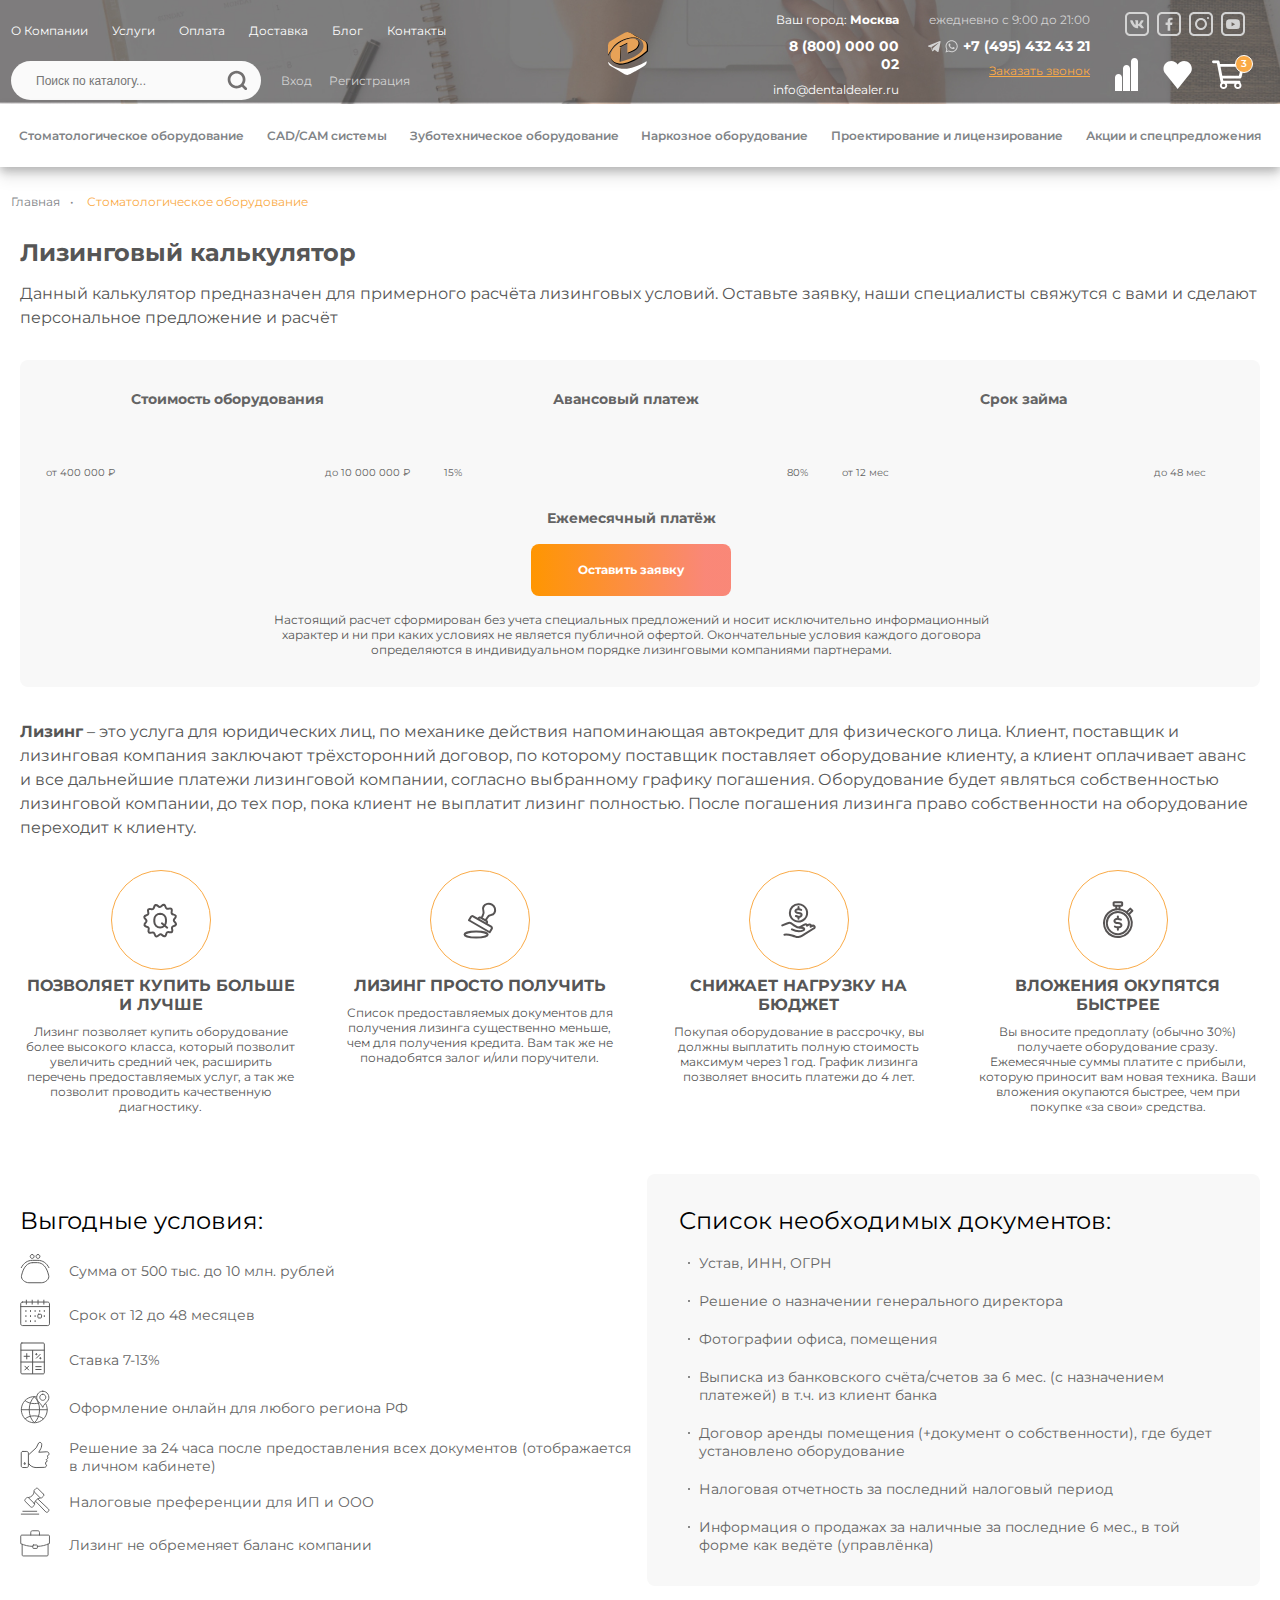
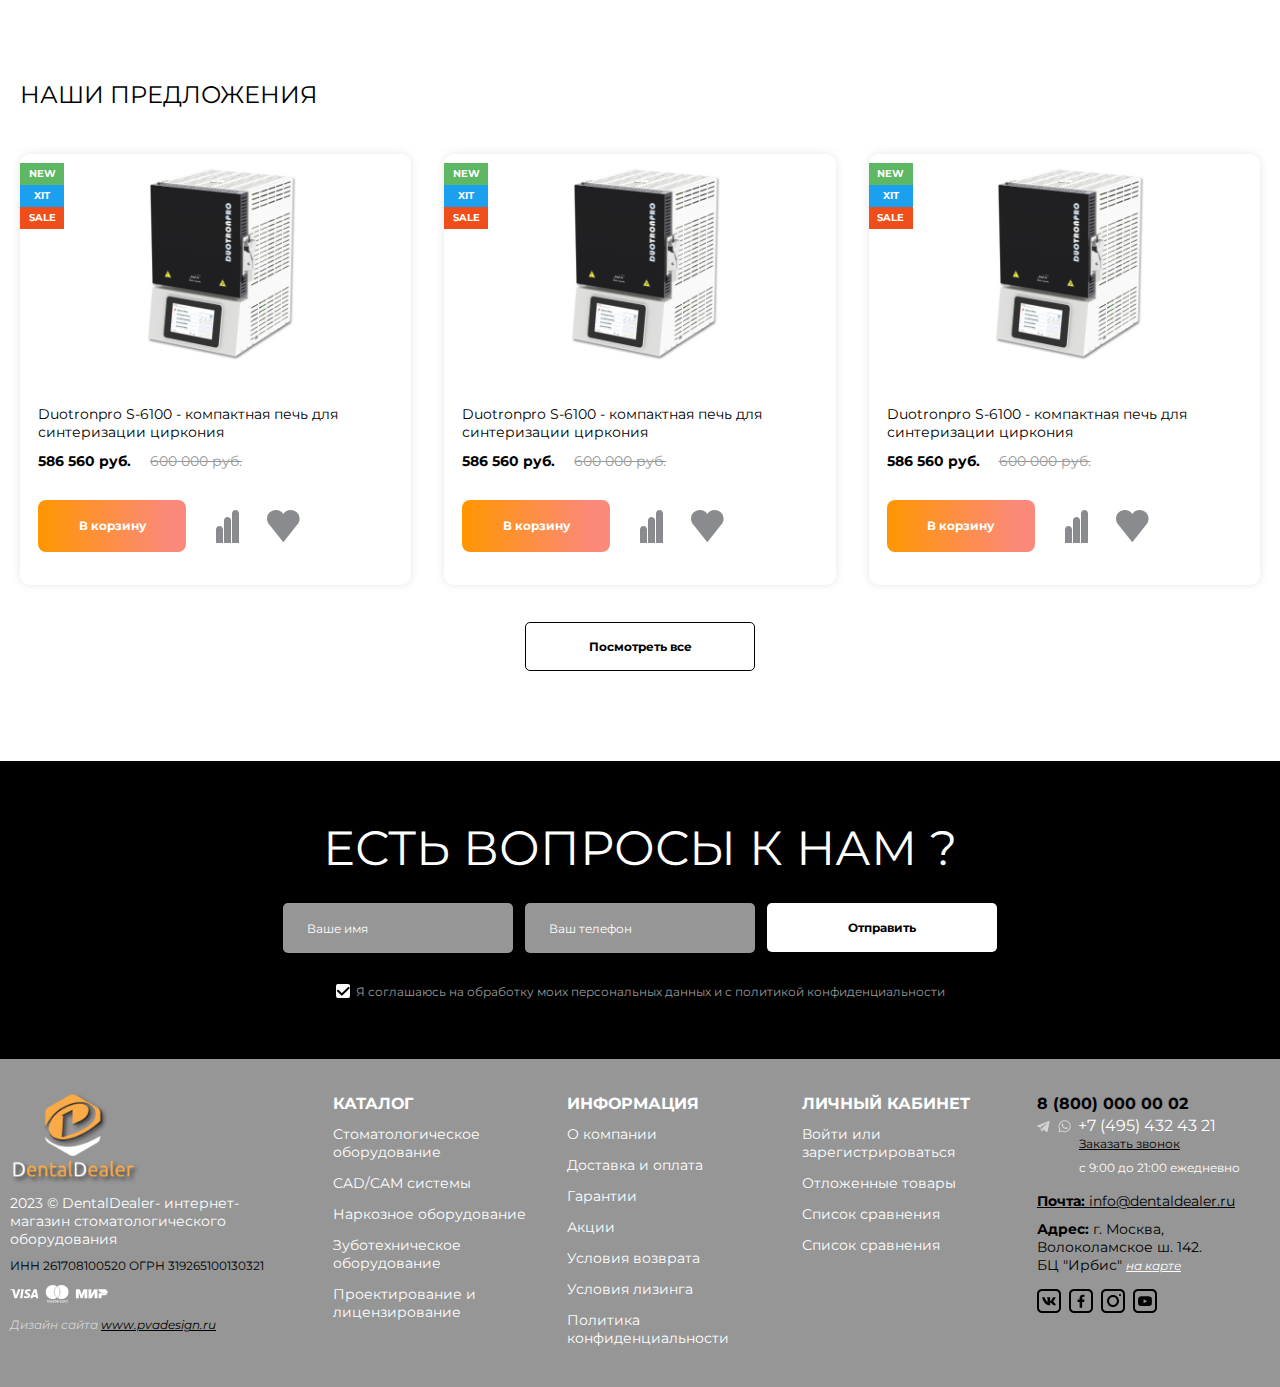
<file: calculator.html>
<!DOCTYPE html>
<html lang="en">
<head>
<meta charset="UTF-8">
<meta name="viewport" content="width=device-width, initial-scale=1.0">
<title>Тайтл</title>
<link rel="preconnect" href="https://fonts.googleapis.com">
<link rel="preconnect" href="https://fonts.gstatic.com" crossorigin>
<link href="https://fonts.googleapis.com/css2?family=Montserrat:wght@200;300;400;500;600;700;800;900&display=swap" rel="stylesheet">
<link rel="stylesheet" href="css/accordion-min.css">
<link rel="stylesheet" href="css/lightgallery.css">
<link rel="stylesheet" href="css/nouislider.min.css">
<link rel="stylesheet" href="css/main.styles.css">
<link rel="stylesheet" href="css/main.css">
<link rel="stylesheet" href="css/panel.css">
<link rel="stylesheet" href="css/swiper-bundle.min.css">
<script src="https://code.jquery.com/jquery-3.5.1.js" integrity="sha256-QWo7LDvxbWT2tbbQ97B53yJnYU3WhH/C8ycbRAkjPDc=" crossorigin="anonymous" ></script>
</head>
<body>
<div class="menu_burger">
<div class="menu_burger_top">
<div class="logo">
<a href="#">
<img src="files/logo-mob.svg" alt="" class="mob">
</a>
</div>
<div class="mesenjer">
<span><a href="tel:+7 (495) 432 43 21">+7 (495) 432 43 21</a></span>
<span class="tg"><a href="#"></a></span>
<span class="wh"><a href="#"></a></span>
</div>
<a href="#" class="login"></a>
<div class="menuClose"></div>
</div>
<div class="menu_scroll">
<div class="menu_items">
<ul>
<li><a href="">О компании</a></li>
<li><a href="">Контакты</a></li>
<li><a href="">Способы оплаты </a></li>
<li><a href="">Доставка</a></li>
<li><a href="">Борьба с COVID-19</a></li>
</ul>
</div>
<div class="contacts">
<div class="email"><strong>Почта:</strong><a href="mailto:info@dentaldealer.ru">info@dentaldealer.ru</a></div>
<div class="address"><strong>Адрес:</strong> г. Москва, Волоколамское ш. 142. БЦ "Ирбис"   <a href="">на карте</a></div>
<div class="social_block">
<a href="">
<svg xmlns="http://www.w3.org/2000/svg" width="24" height="24" viewBox="0 0 24 24" fill="none">
<path fill-rule="evenodd" clip-rule="evenodd" d="M0 5C0 2.23858 2.23858 0 5 0H19C21.7614 0 24 2.23858 24 5V19C24 21.7614 21.7614 24 19 24H5C2.23858 24 0 21.7614 0 19V5ZM2 5C2 3.34315 3.34315 2 5 2H19C20.6569 2 22 3.34315 22 5V19C22 20.6569 20.6569 22 19 22H5C3.34315 22 2 20.6569 2 19V5ZM18.0684 8.15625C18.5254 8.15625 18.6016 8.41016 18.5254 8.71484C18.3223 9.57812 16.4941 12.168 16.4941 12.168C16.3418 12.4219 16.2656 12.5488 16.4941 12.8281C16.5111 12.8493 16.5784 12.918 16.6801 13.0218C17.1867 13.5391 18.5467 14.9274 18.7793 15.6465C18.9062 16.0781 18.7031 16.2812 18.2715 16.2812H16.7734C16.3715 16.2812 16.1668 16.0578 15.7053 15.5542C15.5254 15.3579 15.3064 15.1189 15.0215 14.834C14.1328 13.9707 13.752 13.8438 13.5234 13.8438C13.1308 13.8438 13.1317 13.975 13.1397 15.091C13.1411 15.2738 13.1426 15.4831 13.1426 15.7227C13.1426 16.0781 13.0156 16.2812 12.0762 16.2812C10.502 16.2812 8.75 15.3418 7.50586 13.5645C5.65234 10.9492 5.14453 8.99414 5.14453 8.58789C5.14453 8.35938 5.24609 8.15625 5.65234 8.15625H7.15039C7.53125 8.15625 7.68359 8.33398 7.83594 8.74023C8.57227 10.873 9.79102 12.752 10.2988 12.752C10.502 12.752 10.5781 12.6504 10.5781 12.168V9.95898C10.5466 9.32846 10.3291 9.06002 10.1688 8.86205C10.0708 8.74113 9.99414 8.6465 9.99414 8.51172C9.99414 8.33398 10.1211 8.15625 10.375 8.15625H12.7109C13.041 8.15625 13.1426 8.33398 13.1426 8.71484V11.6855C13.1426 11.9902 13.2949 12.1172 13.3711 12.1172C13.5742 12.1172 13.7266 11.9902 14.082 11.6602C15.1484 10.4414 15.9102 8.58789 15.9102 8.58789C16.0117 8.35938 16.1895 8.15625 16.5703 8.15625H18.0684Z" fill="#D3D3D3"/>
</svg>
</a>
<a href="">
<svg xmlns="http://www.w3.org/2000/svg" width="24" height="24" viewBox="0 0 24 24" fill="none">
<path fill-rule="evenodd" clip-rule="evenodd" d="M0 5C0 2.23858 2.23858 0 5 0H19C21.7614 0 24 2.23858 24 5V19C24 21.7614 21.7614 24 19 24H5C2.23858 24 0 21.7614 0 19V5ZM2 5C2 3.34315 3.34315 2 5 2H19C20.6569 2 22 3.34315 22 5V19C22 20.6569 20.6569 22 19 22H5C3.34315 22 2 20.6569 2 19V5ZM15.4395 10.6016L15.084 12.9375H13.1797V18.625H10.6406V12.9375H8.55859V10.6016H10.6406V8.79883C10.6406 6.76758 11.8594 5.625 13.7129 5.625C14.6016 5.625 15.541 5.80273 15.541 5.80273V7.80859H14.5C13.4844 7.80859 13.1797 8.41797 13.1797 9.07812V10.6016H15.4395Z" fill="#D3D3D3"/>
</svg>
</a>
<a href="">
<svg xmlns="http://www.w3.org/2000/svg" width="24" height="24" viewBox="0 0 24 24" fill="none">
<path fill-rule="evenodd" clip-rule="evenodd" d="M0 5C0 2.23858 2.23858 0 5 0H19C21.7614 0 24 2.23858 24 5V19C24 21.7614 21.7614 24 19 24H5C2.23858 24 0 21.7614 0 19V5ZM2 5C2 3.34315 3.34315 2 5 2H19C20.6569 2 22 3.34315 22 5V19C22 20.6569 20.6569 22 19 22H5C3.34315 22 2 20.6569 2 19V5ZM20 6C20 6.55228 19.5523 7 19 7C18.4477 7 18 6.55228 18 6C18 5.44772 18.4477 5 19 5C19.5523 5 20 5.44772 20 6ZM12 18C15.3137 18 18 15.3137 18 12C18 8.68629 15.3137 6 12 6C8.68629 6 6 8.68629 6 12C6 15.3137 8.68629 18 12 18ZM12 16C14.2091 16 16 14.2091 16 12C16 9.79086 14.2091 8 12 8C9.79086 8 8 9.79086 8 12C8 14.2091 9.79086 16 12 16Z" fill="#D3D3D3"/>
</svg>
</a>
<a href="">
<svg xmlns="http://www.w3.org/2000/svg" width="24" height="24" viewBox="0 0 24 24" fill="none">
<path fill-rule="evenodd" clip-rule="evenodd" d="M0 5C0 2.23858 2.23858 0 5 0H19C21.7614 0 24 2.23858 24 5V19C24 21.7614 21.7614 24 19 24H5C2.23858 24 0 21.7614 0 19V5ZM2 5C2 3.34315 3.34315 2 5 2H19C20.6569 2 22 3.34315 22 5V19C22 20.6569 20.6569 22 19 22H5C3.34315 22 2 20.6569 2 19V5ZM17.4082 7.64844C17.9922 7.80078 18.4746 8.2832 18.627 8.89258C18.9316 9.95898 18.9316 12.2441 18.9316 12.2441C18.9316 12.2441 18.9316 14.5039 18.627 15.5957C18.4746 16.2051 17.9922 16.6621 17.4082 16.8145C16.3164 17.0938 12 17.0938 12 17.0938C12 17.0938 7.6582 17.0938 6.56641 16.8145C5.98242 16.6621 5.5 16.2051 5.34766 15.5957C5.04297 14.5039 5.04297 12.2441 5.04297 12.2441C5.04297 12.2441 5.04297 9.95898 5.34766 8.89258C5.5 8.2832 5.98242 7.80078 6.56641 7.64844C7.6582 7.34375 12 7.34375 12 7.34375C12 7.34375 16.3164 7.34375 17.4082 7.64844ZM14.1836 12.2441L10.5781 10.1875V14.3008L14.1836 12.2441Z" fill="#D3D3D3"/>
</svg>
</a>
</div>
</div>
</div>
</div>
<div class="site_wrapper">
<div class="header inner_page_header">
<div class="header_mobile">
<div class="block_inner">
<div class="mesenjer">
<span><a href="tel:+7 (495) 432 43 21">+7 (495) 432 43 21</a></span>
<span class="tg"><a href="#"></a></span>
<span class="wh"><a href="#"></a></span>
</div>
<div class="email"><a href="mailto:info@dentaldealer.ru">info@dentaldealer.ru</a></div>
</div>
</div>
<div class="header_top">
<div class="block_inner">
<div class="left_header">
<div class="menu_header">
<ul>
<li><a href="#">О Компании</a></li>
<li><a href="#">Услуги</a></li>
<li><a href="#">Оплата</a></li>
<li><a href="#">Доставка</a></li>
<li><a href="#">Блог</a></li>
<li><a href="#">Контакты</a></li>
</ul>
</div>
<div class="header_bottom">
<div class="search_block">
<form action="">
<input type="text" placeholder="Поиск по каталогу...">
<button class="btn_search"></button>
</form>
</div>
<div class="lk_block">
<a href="" class="lk_btn"></a>
<a href="">Вход</a>
<a href="">Регистрация</a>
</div>
<div class="burger"></div>
</div>
</div>
<div class="logo">
<a href="#">
<img src="files/logo.svg" alt="" class="pc">
<img src="files/logo-mob.svg" alt="" class="mob">
</a>
</div>
<div class="right_header">
<div class="contacts">
<div class="city">Ваш город: <strong>Москва</strong></div>
<div class="phone"><a href="tel:88000000002">8 (800) 000 00 02</a></div>
<div class="email"><a href="mailto:info@dentaldealer.ru">info@dentaldealer.ru</a></div>
</div>
<div class="datal_header">
<div class="time">ежедневно с 9:00 до 21:00</div>
<div class="mesenjer">
<span class="tg"><a href="#"></a></span>
<span class="wh"><a href="#"></a></span>
<span><a href="tel:+7 (495) 432 43 21">+7 (495) 432 43 21</a></span>
</div>
<div class="btn_link">Заказать звонок</div>
</div>
<div class="modul_header">
<div class="social_block">
<a href="">
<svg xmlns="http://www.w3.org/2000/svg" width="24" height="24" viewBox="0 0 24 24" fill="none">
<path fill-rule="evenodd" clip-rule="evenodd" d="M0 5C0 2.23858 2.23858 0 5 0H19C21.7614 0 24 2.23858 24 5V19C24 21.7614 21.7614 24 19 24H5C2.23858 24 0 21.7614 0 19V5ZM2 5C2 3.34315 3.34315 2 5 2H19C20.6569 2 22 3.34315 22 5V19C22 20.6569 20.6569 22 19 22H5C3.34315 22 2 20.6569 2 19V5ZM18.0684 8.15625C18.5254 8.15625 18.6016 8.41016 18.5254 8.71484C18.3223 9.57812 16.4941 12.168 16.4941 12.168C16.3418 12.4219 16.2656 12.5488 16.4941 12.8281C16.5111 12.8493 16.5784 12.918 16.6801 13.0218C17.1867 13.5391 18.5467 14.9274 18.7793 15.6465C18.9062 16.0781 18.7031 16.2812 18.2715 16.2812H16.7734C16.3715 16.2812 16.1668 16.0578 15.7053 15.5542C15.5254 15.3579 15.3064 15.1189 15.0215 14.834C14.1328 13.9707 13.752 13.8438 13.5234 13.8438C13.1308 13.8438 13.1317 13.975 13.1397 15.091C13.1411 15.2738 13.1426 15.4831 13.1426 15.7227C13.1426 16.0781 13.0156 16.2812 12.0762 16.2812C10.502 16.2812 8.75 15.3418 7.50586 13.5645C5.65234 10.9492 5.14453 8.99414 5.14453 8.58789C5.14453 8.35938 5.24609 8.15625 5.65234 8.15625H7.15039C7.53125 8.15625 7.68359 8.33398 7.83594 8.74023C8.57227 10.873 9.79102 12.752 10.2988 12.752C10.502 12.752 10.5781 12.6504 10.5781 12.168V9.95898C10.5466 9.32846 10.3291 9.06002 10.1688 8.86205C10.0708 8.74113 9.99414 8.6465 9.99414 8.51172C9.99414 8.33398 10.1211 8.15625 10.375 8.15625H12.7109C13.041 8.15625 13.1426 8.33398 13.1426 8.71484V11.6855C13.1426 11.9902 13.2949 12.1172 13.3711 12.1172C13.5742 12.1172 13.7266 11.9902 14.082 11.6602C15.1484 10.4414 15.9102 8.58789 15.9102 8.58789C16.0117 8.35938 16.1895 8.15625 16.5703 8.15625H18.0684Z" fill="#D3D3D3"/>
</svg>
</a>
<a href="">
<svg xmlns="http://www.w3.org/2000/svg" width="24" height="24" viewBox="0 0 24 24" fill="none">
<path fill-rule="evenodd" clip-rule="evenodd" d="M0 5C0 2.23858 2.23858 0 5 0H19C21.7614 0 24 2.23858 24 5V19C24 21.7614 21.7614 24 19 24H5C2.23858 24 0 21.7614 0 19V5ZM2 5C2 3.34315 3.34315 2 5 2H19C20.6569 2 22 3.34315 22 5V19C22 20.6569 20.6569 22 19 22H5C3.34315 22 2 20.6569 2 19V5ZM15.4395 10.6016L15.084 12.9375H13.1797V18.625H10.6406V12.9375H8.55859V10.6016H10.6406V8.79883C10.6406 6.76758 11.8594 5.625 13.7129 5.625C14.6016 5.625 15.541 5.80273 15.541 5.80273V7.80859H14.5C13.4844 7.80859 13.1797 8.41797 13.1797 9.07812V10.6016H15.4395Z" fill="#D3D3D3"/>
</svg>
</a>
<a href="">
<svg xmlns="http://www.w3.org/2000/svg" width="24" height="24" viewBox="0 0 24 24" fill="none">
<path fill-rule="evenodd" clip-rule="evenodd" d="M0 5C0 2.23858 2.23858 0 5 0H19C21.7614 0 24 2.23858 24 5V19C24 21.7614 21.7614 24 19 24H5C2.23858 24 0 21.7614 0 19V5ZM2 5C2 3.34315 3.34315 2 5 2H19C20.6569 2 22 3.34315 22 5V19C22 20.6569 20.6569 22 19 22H5C3.34315 22 2 20.6569 2 19V5ZM20 6C20 6.55228 19.5523 7 19 7C18.4477 7 18 6.55228 18 6C18 5.44772 18.4477 5 19 5C19.5523 5 20 5.44772 20 6ZM12 18C15.3137 18 18 15.3137 18 12C18 8.68629 15.3137 6 12 6C8.68629 6 6 8.68629 6 12C6 15.3137 8.68629 18 12 18ZM12 16C14.2091 16 16 14.2091 16 12C16 9.79086 14.2091 8 12 8C9.79086 8 8 9.79086 8 12C8 14.2091 9.79086 16 12 16Z" fill="#D3D3D3"/>
</svg>
</a>
<a href="">
<svg xmlns="http://www.w3.org/2000/svg" width="24" height="24" viewBox="0 0 24 24" fill="none">
<path fill-rule="evenodd" clip-rule="evenodd" d="M0 5C0 2.23858 2.23858 0 5 0H19C21.7614 0 24 2.23858 24 5V19C24 21.7614 21.7614 24 19 24H5C2.23858 24 0 21.7614 0 19V5ZM2 5C2 3.34315 3.34315 2 5 2H19C20.6569 2 22 3.34315 22 5V19C22 20.6569 20.6569 22 19 22H5C3.34315 22 2 20.6569 2 19V5ZM17.4082 7.64844C17.9922 7.80078 18.4746 8.2832 18.627 8.89258C18.9316 9.95898 18.9316 12.2441 18.9316 12.2441C18.9316 12.2441 18.9316 14.5039 18.627 15.5957C18.4746 16.2051 17.9922 16.6621 17.4082 16.8145C16.3164 17.0938 12 17.0938 12 17.0938C12 17.0938 7.6582 17.0938 6.56641 16.8145C5.98242 16.6621 5.5 16.2051 5.34766 15.5957C5.04297 14.5039 5.04297 12.2441 5.04297 12.2441C5.04297 12.2441 5.04297 9.95898 5.34766 8.89258C5.5 8.2832 5.98242 7.80078 6.56641 7.64844C7.6582 7.34375 12 7.34375 12 7.34375C12 7.34375 16.3164 7.34375 17.4082 7.64844ZM14.1836 12.2441L10.5781 10.1875V14.3008L14.1836 12.2441Z" fill="#D3D3D3"/>
</svg>
</a>
</div>
<div class="shop_actions">
<div class="compare_action"></div>
<div class="favorites_action"></div>
<a href="#" class="cart_mini">
<span class="count">3</span>
</a>
</div>
</div>
</div>											
</div>
</div>
<div class="header_bot_menu">
<div class="block_inner">
<ul>
<li><a href="">Стоматологическое оборудование </a></li>
<li><a href="">CAD/CAM системы</a></li>
<li><a href="">Зуботехническое оборудование</a></li>
<li><a href="">Наркозное оборудование</a></li>
<li><a href="">Проектирование и лицензирование</a></li>
<li><a href="">Акции и спецпредложения</a></li>
</ul>
</div>
</div>
</div>
<div class="content_block_wr"><div class="site_path">
<div class="block_inner">
<ul>
<li><a href="">Главная</a><span>•</span></li>
<li>Стоматологическое оборудование</li>
</ul>
</div>
</div>
<div class="content">
<div class="content__left">
<div id="elementNavigation" class="column fixed_menu">
<div class="tabs changeTabs">
<div class="tab" data-id=""><a href="/polimernye_smoly_dlya_3d_printerov/">Вернуться в раздел<img src="img/elementNavIco1.png" alt="Вернуться в раздел"></a></div>
</div>
</div>
</div>
<div class="content__right">
<div class="content__right-inner">
<div class="calculator_block_wr">
<div class="title">Лизинговый калькулятор</div>
<div class="text">Данный калькулятор предназначен для примерного расчёта лизинговых условий. Оставьте заявку, наши специалисты свяжутся с вами и сделают персональное предложение и расчёт</div>
<div class="calculator_block" data-percent="0.0876">
<div class="coll_range">
<div class="field_slider">
<div class="name">Стоимость оборудования</div>
<div class="range_slider">
<div id="price-slider" class="calc_slider" data-min="400000" data-max="10000000" data-start="1000000" data-step="10000" data-prefix="₽" data-value="1000000"></div>
<div class="pips">
<div class="min">от 400 000 ₽</div>
<div class="max">до 10 000 000 ₽</div>
</div>
</div>
</div>
<div class="field_slider">
<div class="name">Авансовый платеж</div>
<div class="range_slider">
<div id="payment-slider" class="calc_slider" data-min="15" data-max="80" data-start="30" data-step="1" data-prefix="%" data-value="30"></div>
<div class="pips">
<div class="min">15%</div>
<div class="max">80%</div>
</div>
</div>
</div>
<div class="field_slider">
<div class="name">Срок займа</div>
<div class="range_slider">
<div id="term-slider" class="calc_slider" data-min="12" data-max="48" data-start="24" data-step="1" data-prefix="мес" data-value="24"></div>
<div class="pips">
<div class="min">от 12 мес</div>
<div class="max">до 48 мес</div>
</div>
</div>
</div>
</div>
<div class="result_block">
<div class="name">Ежемесячный платёж</div>
<div class="result_main"></div>
<div class="btn_buy calc_result_btn">Оставить заявку</div>
</div>
<div class="note">Настоящий расчет сформирован без учета специальных предложений и носит исключительно информационный характер и ни при каких условиях не является публичной офертой. Окончательные условия каждого договора определяются в индивидуальном порядке лизинговыми компаниями партнерами.</div>
</div>
<div class="text"><strong>Лизинг</strong> – это услуга для юридических лиц, по механике действия напоминающая автокредит для физического лица. Клиент, поставщик и лизинговая компания заключают трёхсторонний договор, по которому поставщик поставляет оборудование клиенту, а клиент оплачивает аванс и все дальнейшие платежи лизинговой компании, согласно выбранному графику погашения. Оборудование будет являться собственностью лизинговой компании, до тех пор, пока клиент не выплатит лизинг полностью. После погашения лизинга право собственности на оборудование переходит к клиенту.</div>
</div>
<div class="preim_block_wr">
<div class="block_inner">
<div class="item">
<div class="icon">
<img src="files/preim_c1.svg" alt="">
</div>
<div class="name">Позволяет купить больше и лучше</div>
<div class="text">Лизинг позволяет купить оборудование более высокого класса, который позволит увеличить средний чек, расширить перечень предоставляемых услуг, а так же позволит проводить качественную диагностику.</div>
</div>
<div class="item">
<div class="icon">
<img src="files/preim_c2.svg" alt="">
</div>
<div class="name">Лизинг просто получить</div>
<div class="text">Список предоставляемых документов для получения лизинга существенно меньше, чем для получения кредита. Вам так же не понадобятся залог и/или поручители.</div>
</div>
<div class="item">
<div class="icon">
<img src="files/preim_c3.svg" alt="">
</div>
<div class="name">Снижает нагрузку на бюджет</div>
<div class="text">Покупая оборудование в рассрочку, вы должны выплатить полную стоимость максимум через 1 год. График лизинга позволяет вносить платежи до 4 лет.</div>
</div>
<div class="item">
<div class="icon">
<img src="files/preim_c4.svg" alt="">
</div>
<div class="name">Вложения окупятся быстрее</div>
<div class="text">Вы вносите предоплату (обычно 30%) получаете оборудование сразу. Ежемесячные суммы платите с прибыли, которую приносит вам новая техника. Ваши вложения окупаются быстрее, чем при покупке «за свои» средства.</div>
</div>
</div>
</div>
<div class="conditions_block_wr">
<div class="left_block">
<div class="title">Выгодные условия:</div>
<ul>
<li>
<div class="icon">
<img src="files/c_icon1.svg" alt="">
</div>
<div class="text">Сумма от 500 тыс. до 10 млн. рублей</div>
</li>
<li>
<div class="icon">
<img src="files/c_icon2.svg" alt="">
</div>
<div class="text">Срок от 12 до 48 месяцев</div>
</li>
<li>
<div class="icon">
<img src="files/c_icon3.svg" alt="">
</div>
<div class="text">Ставка 7-13%</div>
</li>
<li>
<div class="icon">
<img src="files/c_icon4.svg" alt="">
</div>
<div class="text">Оформление онлайн для любого региона РФ</div>
</li>
<li>
<div class="icon">
<img src="files/c_icon5.svg" alt="">
</div>
<div class="text">Решение за 24 часа после предоставления всех документов (отображается в личном кабинете)</div>
</li>
<li>
<div class="icon">
<img src="files/c_icon6.svg" alt="">
</div>
<div class="text">Налоговые преференции для ИП и ООО</div>
</li>
<li>
<div class="icon">
<img src="files/c_icon7.svg" alt="">
</div>
<div class="text">Лизинг не обременяет баланс компании</div>
</li>
</ul>
</div>
<div class="right_block">
<div class="title">Список необходимых документов:</div>
<ul>
<li>Устав, ИНН, ОГРН</li>
<li>Решение о назначении генерального директора</li>
<li>Фотографии офиса, помещения</li>
<li>Выписка из банковского счёта/счетов за 6 мес. (с назначением платежей) в т.ч. из клиент банка</li>
<li>Договор аренды помещения (+документ о собственности), где будет установлено оборудование</li>
<li>Налоговая отчетность за последний налоговый период</li>
<li>Информация о продажах за наличные за последние 6 мес., в той форме как ведёте (управлёнка)</li>
</ul>
</div>
</div>
<div class="similar_block" id="similarBlock">
<div class="title">Наши предложения</div>
<div class="product_wr"><div class="product_item">
<div class="image">
<a href="#">
<span class="labels">
<span class="label new">new</span>
<span class="label xit">xit</span>
<span class="label sale">sale</span>
</span>
<img src="files/product.jpg" alt="">
</a>
</div>
<div class="middle_detals">
<div class="name">
<a href="">Duotronpro S-6100 - компактная печь для синтеризации циркония</a>
</div>
<div class="note">Наркозно-дыхательный аппарат Mindray A5 (A-series) используется для проведения анестезии во время хирургической операции.</div>
</div>
<div class="bottom_detals">
<div class="prices">
<div class="current_price">586 560 руб.</div>
<div class="old_price">600 000 руб.</div>
</div>
<div class="btn_actions">
<div class="btn_buy">В корзину</div>
<div class="compare_btn"></div>
<div class="favorites_btn"></div>		
</div>
</div>
</div><div class="product_item">
<div class="image">
<a href="#">
<span class="labels">
<span class="label new">new</span>
<span class="label xit">xit</span>
<span class="label sale">sale</span>
</span>
<img src="files/product.jpg" alt="">
</a>
</div>
<div class="middle_detals">
<div class="name">
<a href="">Duotronpro S-6100 - компактная печь для синтеризации циркония</a>
</div>
<div class="note">Наркозно-дыхательный аппарат Mindray A5 (A-series) используется для проведения анестезии во время хирургической операции.</div>
</div>
<div class="bottom_detals">
<div class="prices">
<div class="current_price">586 560 руб.</div>
<div class="old_price">600 000 руб.</div>
</div>
<div class="btn_actions">
<div class="btn_buy">В корзину</div>
<div class="compare_btn"></div>
<div class="favorites_btn"></div>		
</div>
</div>
</div><div class="product_item">
<div class="image">
<a href="#">
<span class="labels">
<span class="label new">new</span>
<span class="label xit">xit</span>
<span class="label sale">sale</span>
</span>
<img src="files/product.jpg" alt="">
</a>
</div>
<div class="middle_detals">
<div class="name">
<a href="">Duotronpro S-6100 - компактная печь для синтеризации циркония</a>
</div>
<div class="note">Наркозно-дыхательный аппарат Mindray A5 (A-series) используется для проведения анестезии во время хирургической операции.</div>
</div>
<div class="bottom_detals">
<div class="prices">
<div class="current_price">586 560 руб.</div>
<div class="old_price">600 000 руб.</div>
</div>
<div class="btn_actions">
<div class="btn_buy">В корзину</div>
<div class="compare_btn"></div>
<div class="favorites_btn"></div>		
</div>
</div>
</div></div>
<div class="btn_more">
<a href="" class="btn_button border">Посмотреть все</a>
</div>
</div>
</div>
</div>
</div>
<div class="form_q_block">
<div class="block_inner">
<div class="title">Есть вопросы к нам ?</div>
<form action="">
<div class="col_input">
<div class="field required">
<input type="text" placeholder="Ваше имя" required>
</div>
<div class="field required">
<input type="text" class="phone_input" placeholder="Ваш телефон" required>
</div>
<button class="field btn_button form_button">Отправить</button>
</div>
<div class="field checkbox required">
<label>
<input type="checkbox" checked required>
<i></i>
<span>Я соглашаюсь на обработку моих персональных данных и с политикой конфиденциальности</span>
</label>
</div>
</form>
</div>
</div>
<div class="form-popup-wrapper form_calc">
<div class="formExtraWrapper">
<div class="close-form">&nbsp;</div>
<div class="form-b">
<div class="title">Оставить заявку </div>
<form action="">
<textarea name="" class="rusult_textarea" id="" cols="30" rows="10"></textarea>
<div class="field required"><input type="text" placeholder="Ваш телефон" class="phone_input" required></div>
<div class="field required"><input type="text" placeholder="Ваше имя" required></div>
<div class="field"><button class="form_button">Отправить</button></div>
<div class="field checkbox required">
<label>
<input type="checkbox" checked required>
<i></i>
<span>Я соглашаюсь на обработку моих персональных данных и с политикой конфиденциальности</span>
</label>
</div>
</form>
</div>
</div>
</div></div>
<div class="footer">
<div class="block_inner">
<div class="left_footer">
<div class="logo_footer">
<a href="">
<img src="files/logo.png" alt="">
</a>
</div>
<div class="social_block">
<a href="">
<svg xmlns="http://www.w3.org/2000/svg" width="24" height="24" viewBox="0 0 24 24" fill="none">
<path fill-rule="evenodd" clip-rule="evenodd" d="M0 5C0 2.23858 2.23858 0 5 0H19C21.7614 0 24 2.23858 24 5V19C24 21.7614 21.7614 24 19 24H5C2.23858 24 0 21.7614 0 19V5ZM2 5C2 3.34315 3.34315 2 5 2H19C20.6569 2 22 3.34315 22 5V19C22 20.6569 20.6569 22 19 22H5C3.34315 22 2 20.6569 2 19V5ZM18.0684 8.15625C18.5254 8.15625 18.6016 8.41016 18.5254 8.71484C18.3223 9.57812 16.4941 12.168 16.4941 12.168C16.3418 12.4219 16.2656 12.5488 16.4941 12.8281C16.5111 12.8493 16.5784 12.918 16.6801 13.0218C17.1867 13.5391 18.5467 14.9274 18.7793 15.6465C18.9062 16.0781 18.7031 16.2812 18.2715 16.2812H16.7734C16.3715 16.2812 16.1668 16.0578 15.7053 15.5542C15.5254 15.3579 15.3064 15.1189 15.0215 14.834C14.1328 13.9707 13.752 13.8438 13.5234 13.8438C13.1308 13.8438 13.1317 13.975 13.1397 15.091C13.1411 15.2738 13.1426 15.4831 13.1426 15.7227C13.1426 16.0781 13.0156 16.2812 12.0762 16.2812C10.502 16.2812 8.75 15.3418 7.50586 13.5645C5.65234 10.9492 5.14453 8.99414 5.14453 8.58789C5.14453 8.35938 5.24609 8.15625 5.65234 8.15625H7.15039C7.53125 8.15625 7.68359 8.33398 7.83594 8.74023C8.57227 10.873 9.79102 12.752 10.2988 12.752C10.502 12.752 10.5781 12.6504 10.5781 12.168V9.95898C10.5466 9.32846 10.3291 9.06002 10.1688 8.86205C10.0708 8.74113 9.99414 8.6465 9.99414 8.51172C9.99414 8.33398 10.1211 8.15625 10.375 8.15625H12.7109C13.041 8.15625 13.1426 8.33398 13.1426 8.71484V11.6855C13.1426 11.9902 13.2949 12.1172 13.3711 12.1172C13.5742 12.1172 13.7266 11.9902 14.082 11.6602C15.1484 10.4414 15.9102 8.58789 15.9102 8.58789C16.0117 8.35938 16.1895 8.15625 16.5703 8.15625H18.0684Z" fill="#D3D3D3"/>
</svg>
</a>
<a href="">
<svg xmlns="http://www.w3.org/2000/svg" width="24" height="24" viewBox="0 0 24 24" fill="none">
<path fill-rule="evenodd" clip-rule="evenodd" d="M0 5C0 2.23858 2.23858 0 5 0H19C21.7614 0 24 2.23858 24 5V19C24 21.7614 21.7614 24 19 24H5C2.23858 24 0 21.7614 0 19V5ZM2 5C2 3.34315 3.34315 2 5 2H19C20.6569 2 22 3.34315 22 5V19C22 20.6569 20.6569 22 19 22H5C3.34315 22 2 20.6569 2 19V5ZM15.4395 10.6016L15.084 12.9375H13.1797V18.625H10.6406V12.9375H8.55859V10.6016H10.6406V8.79883C10.6406 6.76758 11.8594 5.625 13.7129 5.625C14.6016 5.625 15.541 5.80273 15.541 5.80273V7.80859H14.5C13.4844 7.80859 13.1797 8.41797 13.1797 9.07812V10.6016H15.4395Z" fill="#D3D3D3"/>
</svg>
</a>
<a href="">
<svg xmlns="http://www.w3.org/2000/svg" width="24" height="24" viewBox="0 0 24 24" fill="none">
<path fill-rule="evenodd" clip-rule="evenodd" d="M0 5C0 2.23858 2.23858 0 5 0H19C21.7614 0 24 2.23858 24 5V19C24 21.7614 21.7614 24 19 24H5C2.23858 24 0 21.7614 0 19V5ZM2 5C2 3.34315 3.34315 2 5 2H19C20.6569 2 22 3.34315 22 5V19C22 20.6569 20.6569 22 19 22H5C3.34315 22 2 20.6569 2 19V5ZM20 6C20 6.55228 19.5523 7 19 7C18.4477 7 18 6.55228 18 6C18 5.44772 18.4477 5 19 5C19.5523 5 20 5.44772 20 6ZM12 18C15.3137 18 18 15.3137 18 12C18 8.68629 15.3137 6 12 6C8.68629 6 6 8.68629 6 12C6 15.3137 8.68629 18 12 18ZM12 16C14.2091 16 16 14.2091 16 12C16 9.79086 14.2091 8 12 8C9.79086 8 8 9.79086 8 12C8 14.2091 9.79086 16 12 16Z" fill="#D3D3D3"/>
</svg>
</a>
<a href="">
<svg xmlns="http://www.w3.org/2000/svg" width="24" height="24" viewBox="0 0 24 24" fill="none">
<path fill-rule="evenodd" clip-rule="evenodd" d="M0 5C0 2.23858 2.23858 0 5 0H19C21.7614 0 24 2.23858 24 5V19C24 21.7614 21.7614 24 19 24H5C2.23858 24 0 21.7614 0 19V5ZM2 5C2 3.34315 3.34315 2 5 2H19C20.6569 2 22 3.34315 22 5V19C22 20.6569 20.6569 22 19 22H5C3.34315 22 2 20.6569 2 19V5ZM17.4082 7.64844C17.9922 7.80078 18.4746 8.2832 18.627 8.89258C18.9316 9.95898 18.9316 12.2441 18.9316 12.2441C18.9316 12.2441 18.9316 14.5039 18.627 15.5957C18.4746 16.2051 17.9922 16.6621 17.4082 16.8145C16.3164 17.0938 12 17.0938 12 17.0938C12 17.0938 7.6582 17.0938 6.56641 16.8145C5.98242 16.6621 5.5 16.2051 5.34766 15.5957C5.04297 14.5039 5.04297 12.2441 5.04297 12.2441C5.04297 12.2441 5.04297 9.95898 5.34766 8.89258C5.5 8.2832 5.98242 7.80078 6.56641 7.64844C7.6582 7.34375 12 7.34375 12 7.34375C12 7.34375 16.3164 7.34375 17.4082 7.64844ZM14.1836 12.2441L10.5781 10.1875V14.3008L14.1836 12.2441Z" fill="#D3D3D3"/>
</svg>
</a>
</div>
<div class="copy">2023 © DentalDealer- интернет-магазин стоматологического оборудования</div>
<div class="inn">ИНН 261708100520     ОГРН 319265100130321</div>
<div class="pay_block">
<img src="files/pay.svg" alt="">
</div>
<div class="design">Дизайн сайта <a href="www.pvadesign.ru">www.pvadesign.ru</a></div>
</div>
<div class="menu_footer menu_1">
<div class="title">Каталог</div>
<ul>
<li><a href="">Стоматологическое оборудование</a></li>
<li><a href="">CAD/CAM системы</a></li>
<li><a href="">Наркозное оборудование</a></li>
<li><a href="">Зуботехническое оборудование</a></li>
<li><a href="">Проектирование и лицензирование</a></li>
</ul>
</div>
<div class="menu_footer menu_2">
<div class="title">Информация</div>
<ul>
<li><a href="">О компании</a></li>
<li><a href="">Доставка и оплата</a></li>
<li><a href="">Гарантии</a></li>
<li><a href="">Акции</a></li>
<li><a href="">Условия возврата</a></li>
<li><a href="">Условия лизинга</a></li>
<li><a href="">Политика конфиденциальности</a></li>
</ul>
</div>
<div class="menu_footer menu_3">
<div class="title">Личный кабинет</div>
<ul>
<li><a href="">Войти или зарегистрироваться</a></li>
<li><a href="">Отложенные товары</a></li>
<li><a href="">Список сравнения</a></li>
<li><a href="">Список сравнения</a></li>
</ul>
</div>
<div class="right_footer">
<div class="phone"><a href="tel:88000000002">8 (800) 000 00 02</a></div>
<div class="mesenjer">
<span class="tg"><a href="#"></a></span>
<span class="wh"><a href="#"></a></span>
<span><a href="tel:+7 (495) 432 43 21">+7 (495) 432 43 21</a></span>
</div>
<div class="btn_link">Заказать звонок</div>
<div class="time">с 9:00 до 21:00 ежедневно</div>
<div class="email"><strong>Почта: </strong><a href="mailto:info@dentaldealer.ru">info@dentaldealer.ru</a></div>
<div class="address"><strong>Адрес:</strong> г. Москва, Волоколамское ш. 142. БЦ "Ирбис"   <a href="">на карте</a></div>
<div class="social_block">
<a href="">
<svg xmlns="http://www.w3.org/2000/svg" width="24" height="24" viewBox="0 0 24 24" fill="none">
<path fill-rule="evenodd" clip-rule="evenodd" d="M0 5C0 2.23858 2.23858 0 5 0H19C21.7614 0 24 2.23858 24 5V19C24 21.7614 21.7614 24 19 24H5C2.23858 24 0 21.7614 0 19V5ZM2 5C2 3.34315 3.34315 2 5 2H19C20.6569 2 22 3.34315 22 5V19C22 20.6569 20.6569 22 19 22H5C3.34315 22 2 20.6569 2 19V5ZM18.0684 8.15625C18.5254 8.15625 18.6016 8.41016 18.5254 8.71484C18.3223 9.57812 16.4941 12.168 16.4941 12.168C16.3418 12.4219 16.2656 12.5488 16.4941 12.8281C16.5111 12.8493 16.5784 12.918 16.6801 13.0218C17.1867 13.5391 18.5467 14.9274 18.7793 15.6465C18.9062 16.0781 18.7031 16.2812 18.2715 16.2812H16.7734C16.3715 16.2812 16.1668 16.0578 15.7053 15.5542C15.5254 15.3579 15.3064 15.1189 15.0215 14.834C14.1328 13.9707 13.752 13.8438 13.5234 13.8438C13.1308 13.8438 13.1317 13.975 13.1397 15.091C13.1411 15.2738 13.1426 15.4831 13.1426 15.7227C13.1426 16.0781 13.0156 16.2812 12.0762 16.2812C10.502 16.2812 8.75 15.3418 7.50586 13.5645C5.65234 10.9492 5.14453 8.99414 5.14453 8.58789C5.14453 8.35938 5.24609 8.15625 5.65234 8.15625H7.15039C7.53125 8.15625 7.68359 8.33398 7.83594 8.74023C8.57227 10.873 9.79102 12.752 10.2988 12.752C10.502 12.752 10.5781 12.6504 10.5781 12.168V9.95898C10.5466 9.32846 10.3291 9.06002 10.1688 8.86205C10.0708 8.74113 9.99414 8.6465 9.99414 8.51172C9.99414 8.33398 10.1211 8.15625 10.375 8.15625H12.7109C13.041 8.15625 13.1426 8.33398 13.1426 8.71484V11.6855C13.1426 11.9902 13.2949 12.1172 13.3711 12.1172C13.5742 12.1172 13.7266 11.9902 14.082 11.6602C15.1484 10.4414 15.9102 8.58789 15.9102 8.58789C16.0117 8.35938 16.1895 8.15625 16.5703 8.15625H18.0684Z" fill="#D3D3D3"/>
</svg>
</a>
<a href="">
<svg xmlns="http://www.w3.org/2000/svg" width="24" height="24" viewBox="0 0 24 24" fill="none">
<path fill-rule="evenodd" clip-rule="evenodd" d="M0 5C0 2.23858 2.23858 0 5 0H19C21.7614 0 24 2.23858 24 5V19C24 21.7614 21.7614 24 19 24H5C2.23858 24 0 21.7614 0 19V5ZM2 5C2 3.34315 3.34315 2 5 2H19C20.6569 2 22 3.34315 22 5V19C22 20.6569 20.6569 22 19 22H5C3.34315 22 2 20.6569 2 19V5ZM15.4395 10.6016L15.084 12.9375H13.1797V18.625H10.6406V12.9375H8.55859V10.6016H10.6406V8.79883C10.6406 6.76758 11.8594 5.625 13.7129 5.625C14.6016 5.625 15.541 5.80273 15.541 5.80273V7.80859H14.5C13.4844 7.80859 13.1797 8.41797 13.1797 9.07812V10.6016H15.4395Z" fill="#D3D3D3"/>
</svg>
</a>
<a href="">
<svg xmlns="http://www.w3.org/2000/svg" width="24" height="24" viewBox="0 0 24 24" fill="none">
<path fill-rule="evenodd" clip-rule="evenodd" d="M0 5C0 2.23858 2.23858 0 5 0H19C21.7614 0 24 2.23858 24 5V19C24 21.7614 21.7614 24 19 24H5C2.23858 24 0 21.7614 0 19V5ZM2 5C2 3.34315 3.34315 2 5 2H19C20.6569 2 22 3.34315 22 5V19C22 20.6569 20.6569 22 19 22H5C3.34315 22 2 20.6569 2 19V5ZM20 6C20 6.55228 19.5523 7 19 7C18.4477 7 18 6.55228 18 6C18 5.44772 18.4477 5 19 5C19.5523 5 20 5.44772 20 6ZM12 18C15.3137 18 18 15.3137 18 12C18 8.68629 15.3137 6 12 6C8.68629 6 6 8.68629 6 12C6 15.3137 8.68629 18 12 18ZM12 16C14.2091 16 16 14.2091 16 12C16 9.79086 14.2091 8 12 8C9.79086 8 8 9.79086 8 12C8 14.2091 9.79086 16 12 16Z" fill="#D3D3D3"/>
</svg>
</a>
<a href="">
<svg xmlns="http://www.w3.org/2000/svg" width="24" height="24" viewBox="0 0 24 24" fill="none">
<path fill-rule="evenodd" clip-rule="evenodd" d="M0 5C0 2.23858 2.23858 0 5 0H19C21.7614 0 24 2.23858 24 5V19C24 21.7614 21.7614 24 19 24H5C2.23858 24 0 21.7614 0 19V5ZM2 5C2 3.34315 3.34315 2 5 2H19C20.6569 2 22 3.34315 22 5V19C22 20.6569 20.6569 22 19 22H5C3.34315 22 2 20.6569 2 19V5ZM17.4082 7.64844C17.9922 7.80078 18.4746 8.2832 18.627 8.89258C18.9316 9.95898 18.9316 12.2441 18.9316 12.2441C18.9316 12.2441 18.9316 14.5039 18.627 15.5957C18.4746 16.2051 17.9922 16.6621 17.4082 16.8145C16.3164 17.0938 12 17.0938 12 17.0938C12 17.0938 7.6582 17.0938 6.56641 16.8145C5.98242 16.6621 5.5 16.2051 5.34766 15.5957C5.04297 14.5039 5.04297 12.2441 5.04297 12.2441C5.04297 12.2441 5.04297 9.95898 5.34766 8.89258C5.5 8.2832 5.98242 7.80078 6.56641 7.64844C7.6582 7.34375 12 7.34375 12 7.34375C12 7.34375 16.3164 7.34375 17.4082 7.64844ZM14.1836 12.2441L10.5781 10.1875V14.3008L14.1836 12.2441Z" fill="#D3D3D3"/>
</svg>
</a>
</div>
</div>
<div class="mobile_b">
<div class="copy">2023 © DentalDealer- интернет-магазин стоматологического оборудования</div>
<div class="inn">ИНН 261708100520     ОГРН 319265100130321</div>
<div class="pay_block">
<img src="files/pay.svg" alt="">
</div>
</div>
</div>
</div>
<div class="fixed_panel">
<div class="fixed_btn_action catalog_btn">
<div class="icon"></div>
<div class="name">Каталог</div>
</div>	
<a href="#" class="fixed_btn_action cart_mini">
<span class="icon">
<span class="count">3</span>
</span>		
<span class="name">Корзина</span>
</a>	
<a href="#" class="fixed_btn_action favorites_action">
<span class="icon">
<span class="count">3</span>
</span>		
<span class="name">Избранное</span>
</a>
<a href="#" class="fixed_btn_action compare_action">
<span class="icon"></span>
<span class="name">Сравнить</span>
</a>
</div>
<div class="mobile_menu_container">
<div class="mobile_menu_content">
<div class="title_name">Каталог</div>
<div class="menu_bob">
<ul class="mobile_menu">
<li>
<a href="">Стоматологическое оборудование </a>
<ul>
<li>
<a href="#">Стоматологические cустановки</a>
<ul>
<li><a href="">Пункт меню</a></li>
<li><a href="">Пункт меню</a></li>
<li><a href="">Пункт меню</a></li>
<li><a href="">Пункт меню</a></li>
<li><a href="">Пункт меню</a></li>
</ul>
</li>
<li><a href="#">Компрессоры и аспираторы</a></li>
<li><a href="#">Диагностическое оборудование </a></li>
<li><a href="#">Оптика для стоматологов</a></li>
<li><a href="#">Стерилизационное оборудование</a></li>
<li><a href="#">Эндодонтическое оборудование</a></li>
<li><a href="#">Лечение и профилактика </a></li>
<li><a href="">Рентгеновское оборудование</a></li>
<li><a href="">Наконечники и микромоторы</a></li>
<li><a href="">Оборудование для хирургии</a></li>
<li><a href="">Медицинская мебель</a></li>
</ul>
</li>
<li>
<a href="">CAD/CAM системы</a>
<ul>
<li><a href="">Пункт меню</a></li>
<li><a href="">Пункт меню</a></li>
<li><a href="">Пункт меню</a></li>
<li><a href="">Пункт меню</a></li>
<li><a href="">Пункт меню</a></li>
</ul>
</li>
<li>
<a href="">Зуботехническое оборудование</a>
<ul>
<li><a href="">Пункт меню</a></li>
<li><a href="">Пункт меню</a></li>
<li><a href="">Пункт меню</a></li>
<li><a href="">Пункт меню</a></li>
<li><a href="">Пункт меню</a></li>
</ul>
</li>
<li>
<a href="">Наркозное оборудование</a>
<ul>
<li><a href="">Пункт меню</a></li>
<li><a href="">Пункт меню</a></li>
<li><a href="">Пункт меню</a></li>
<li><a href="">Пункт меню</a></li>
<li><a href="">Пункт меню</a></li>
</ul>
</li>
<li>
<a href="">Проектирование и лицензирование</a>
<ul>
<li><a href="">Пункт меню</a></li>
<li><a href="">Пункт меню</a></li>
<li><a href="">Пункт меню</a></li>
<li><a href="">Пункт меню</a></li>
<li><a href="">Пункт меню</a></li>
</ul>
</li>
<li>
<a href="">Акции и спецпредложения </a>
<ul>
<li><a href="">Пункт меню</a></li>
<li><a href="">Пункт меню</a></li>
<li><a href="">Пункт меню</a></li>
<li><a href="">Пункт меню</a></li>
<li><a href="">Пункт меню</a></li>
</ul>
</li>
</ul>
</div>
</div>										
</div>
<div class="th_modal_block">
<div class="th_modal_inner">
<div class="inner">
<div class="title">Сообщение отправлено</div>
<div class="text">Ваше сообщение успешно отправлено. В ближайшее время с Вами свяжется наш специалист</div>
<div class="btn_close">Закрыть окно</div>
</div>
</div>
</div>
<div class="link_top">наверх</div>
</div>
<script src="js/accordion.js"></script>
<script src="js/responsiveTabs.min.js"></script>
<script src="js/slick.min.js"></script>
<script src="js/lightgallery.js"></script>
<script src="js/tabs.js"></script>	
<script src="js/step_form.js"></script>
<script src="js/main-script.js"></script>
<script src="js/inputmask.js"></script>
<script src="js/nouislider.min.js"></script>
<script src="js/wNumb.js"></script>
<script src="js/main.js"></script>
<script src="js/swiper-bundle.min.js"></script>
</body>
</html>
</file>
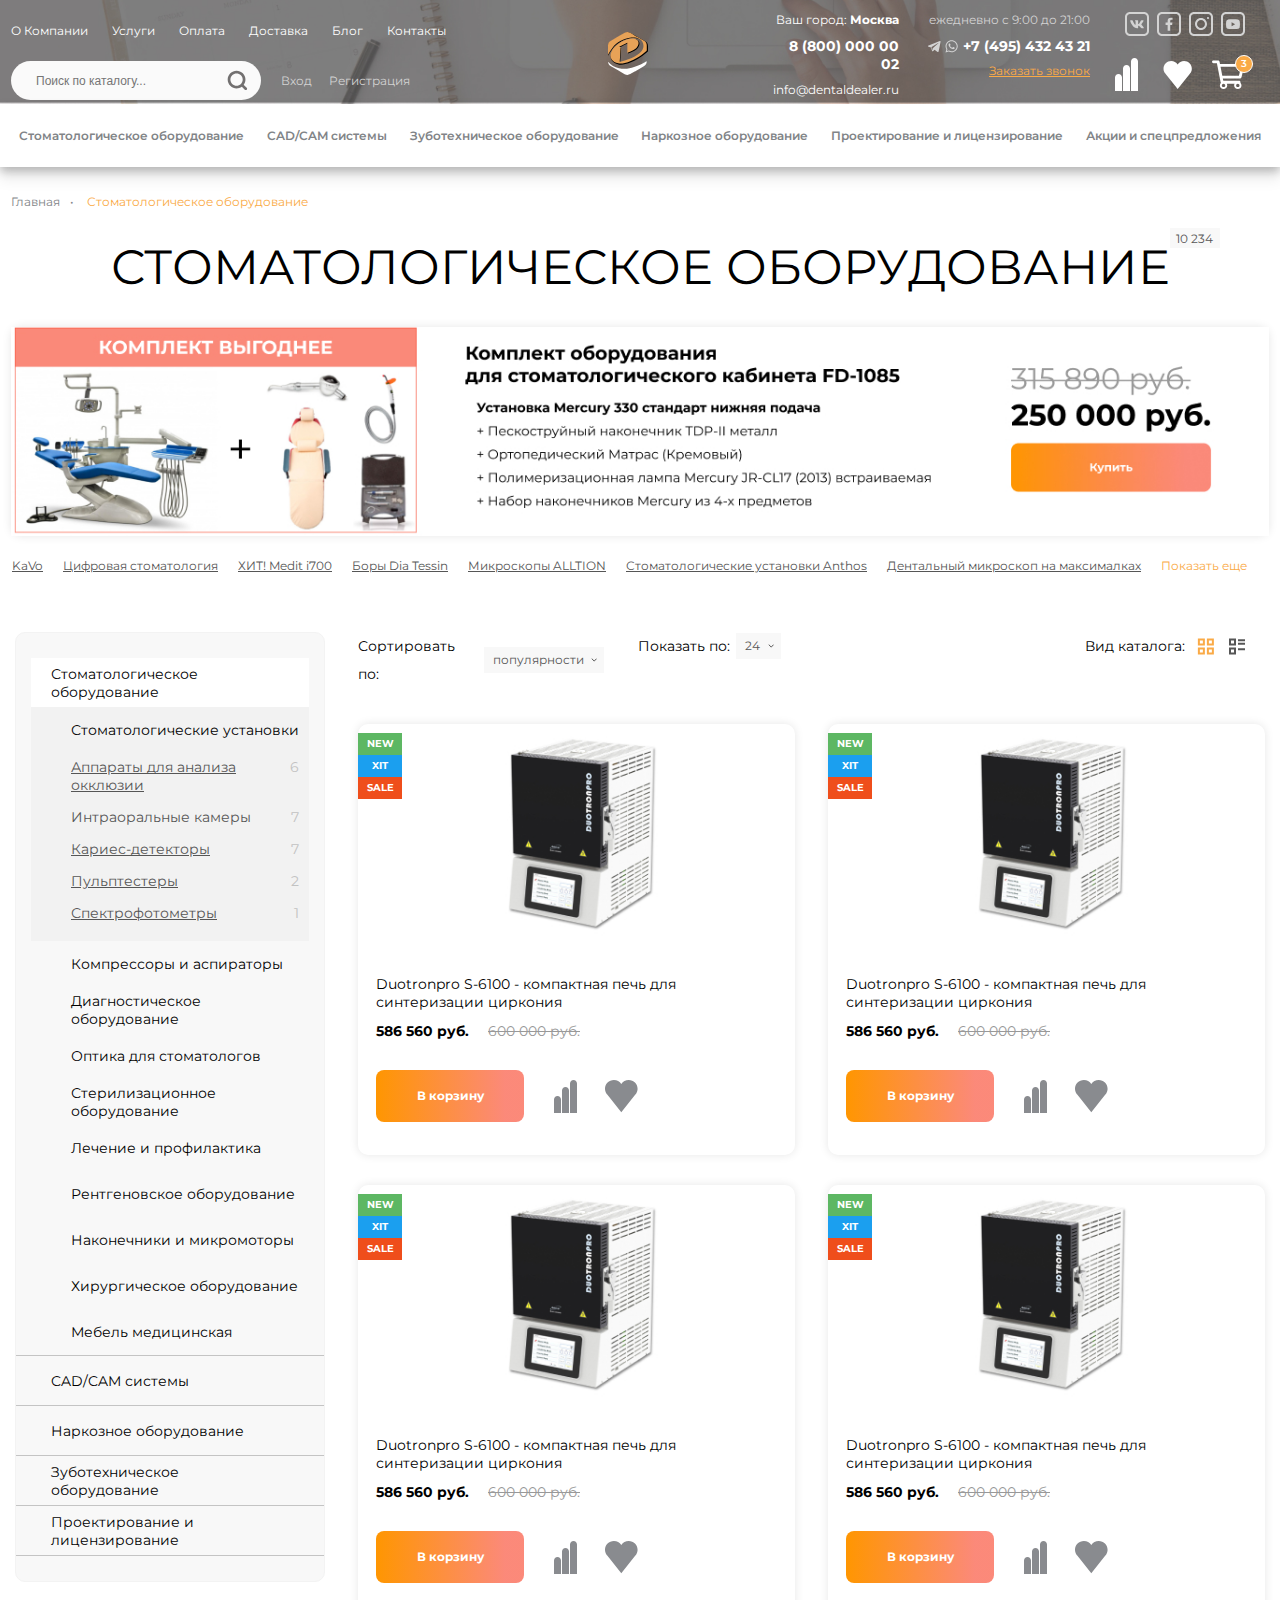
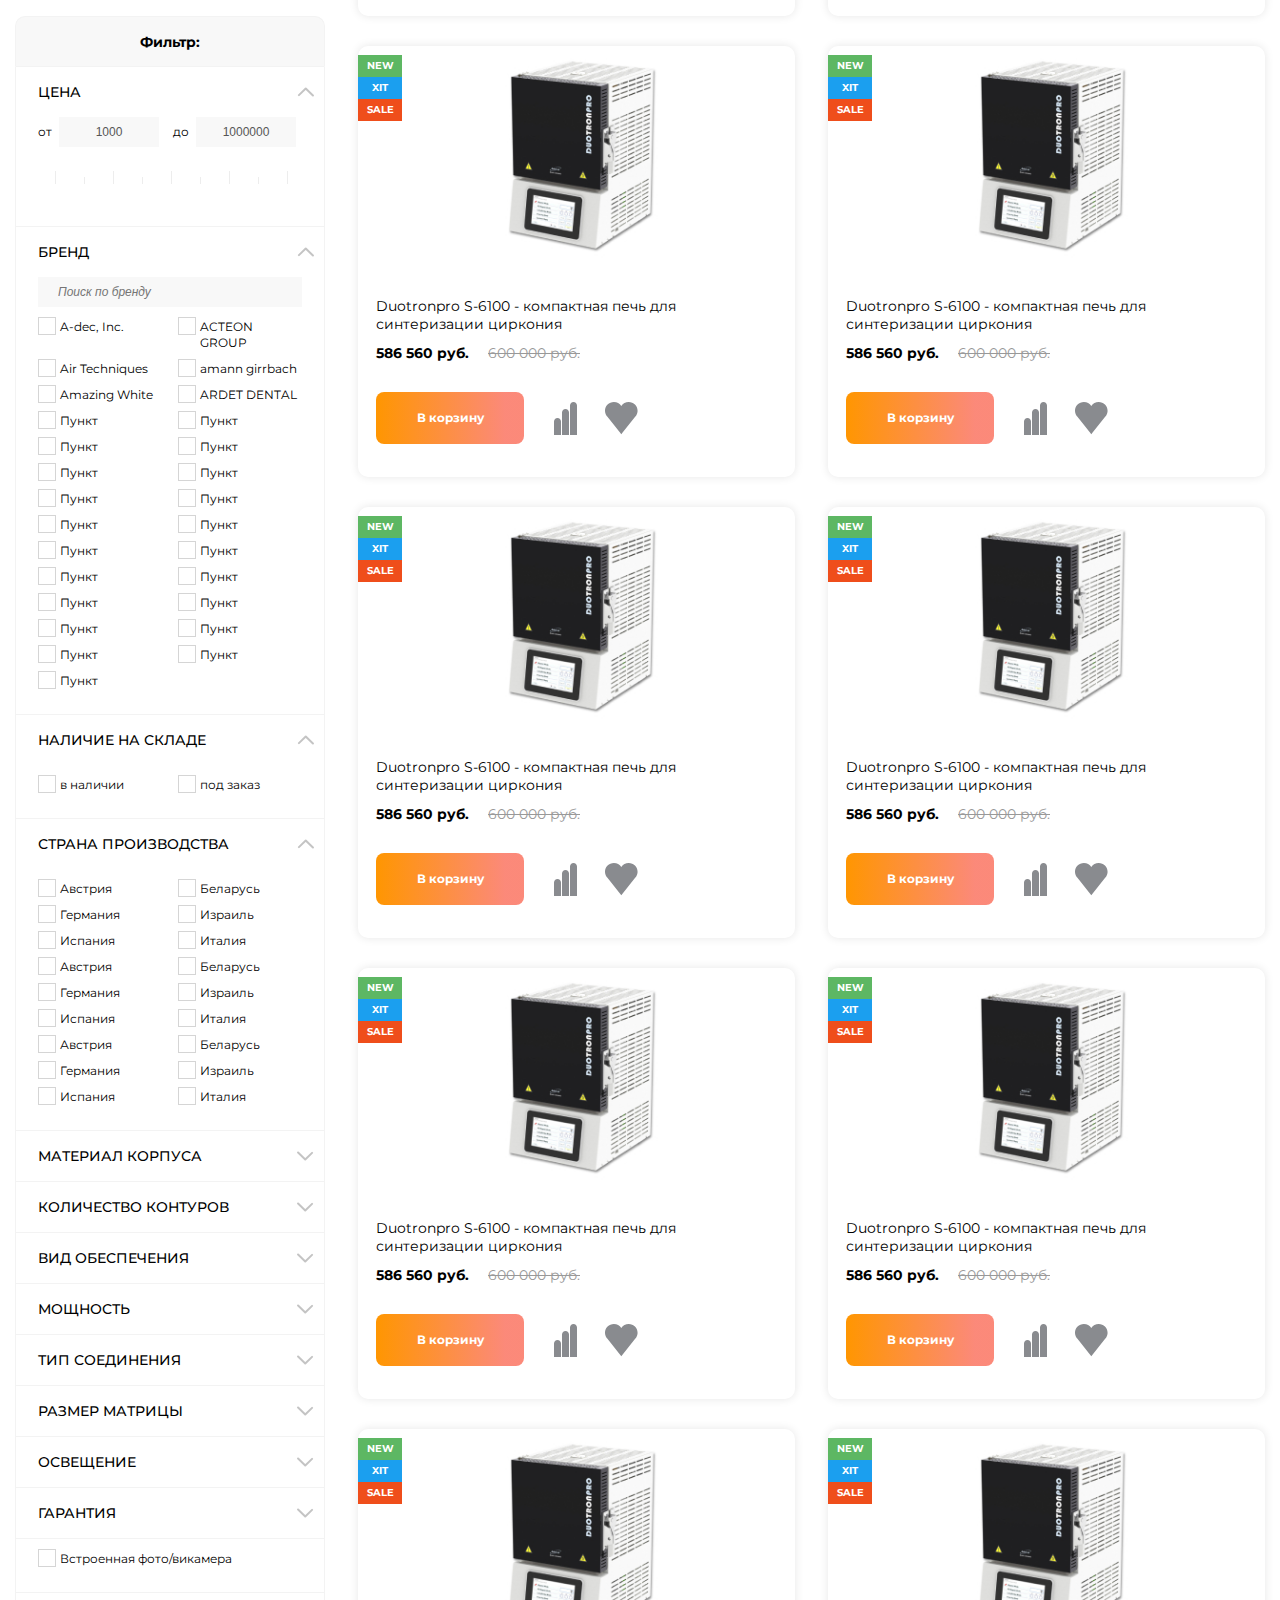
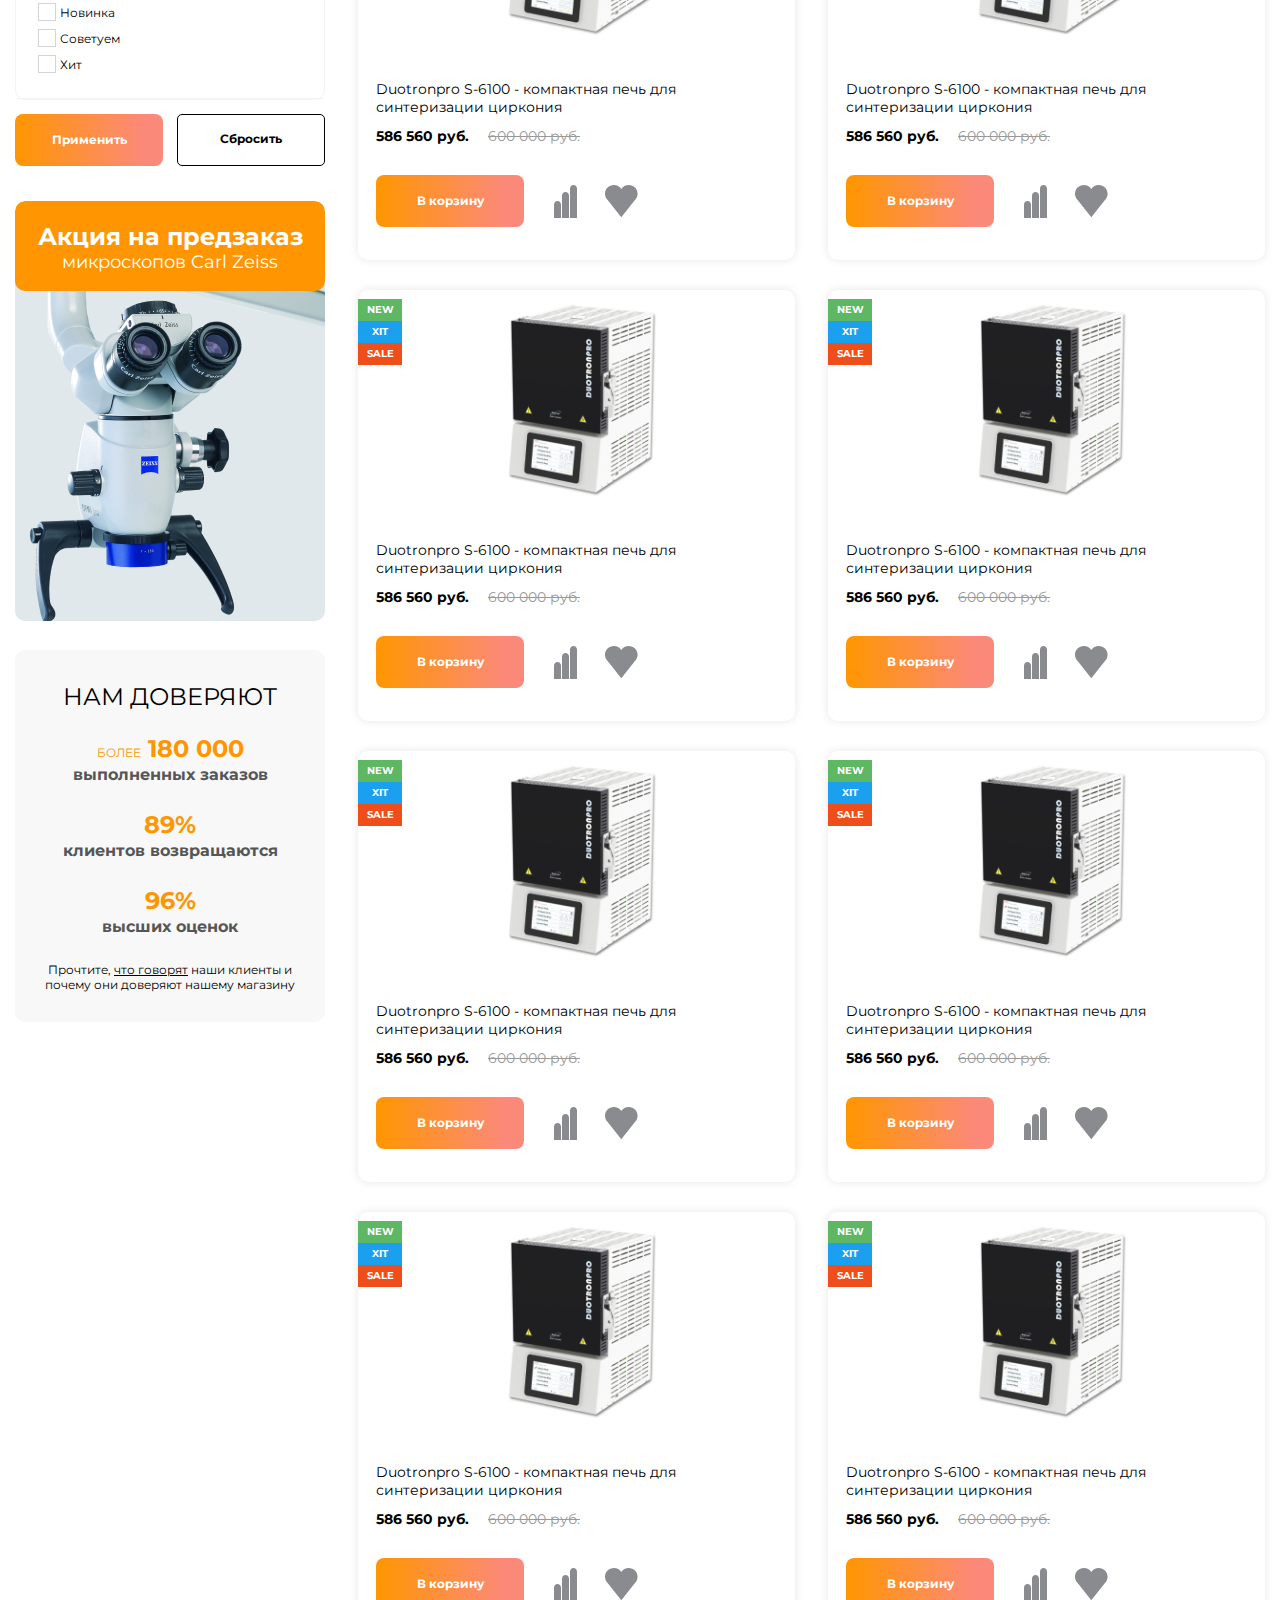
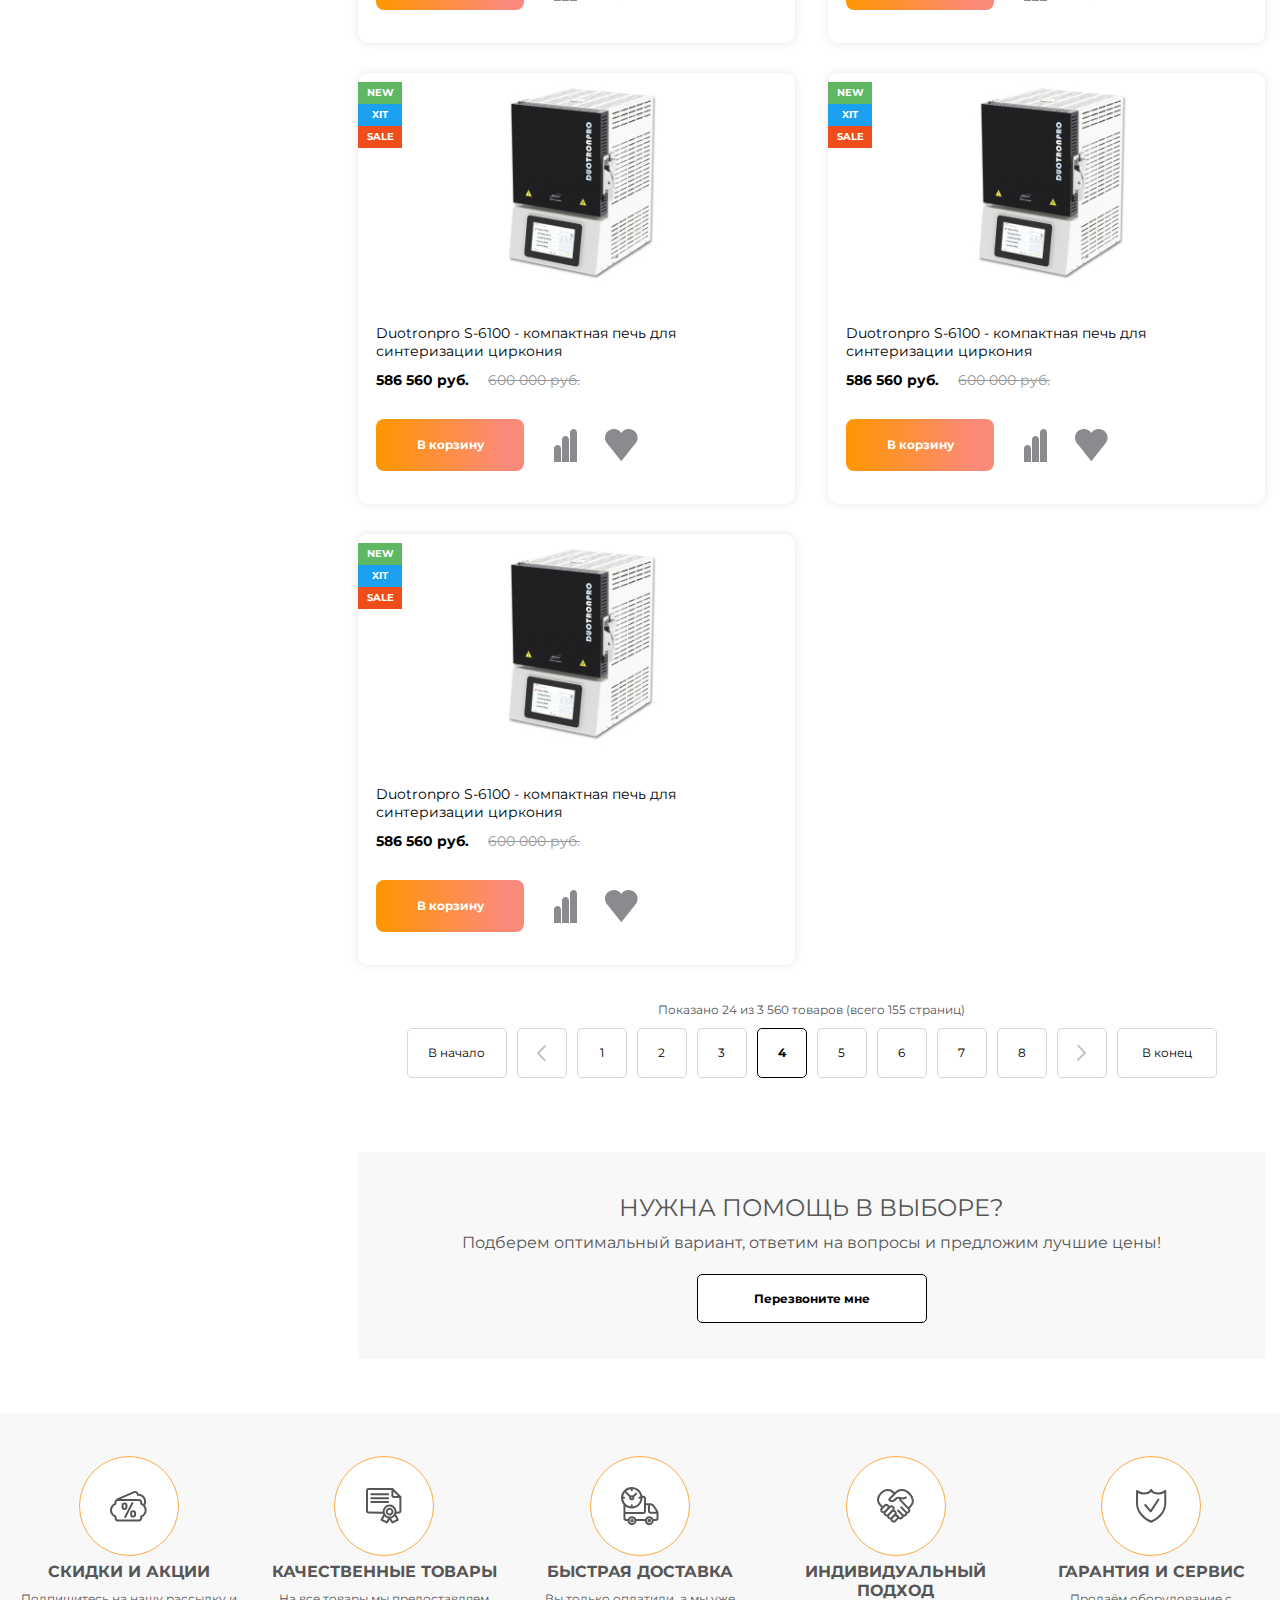
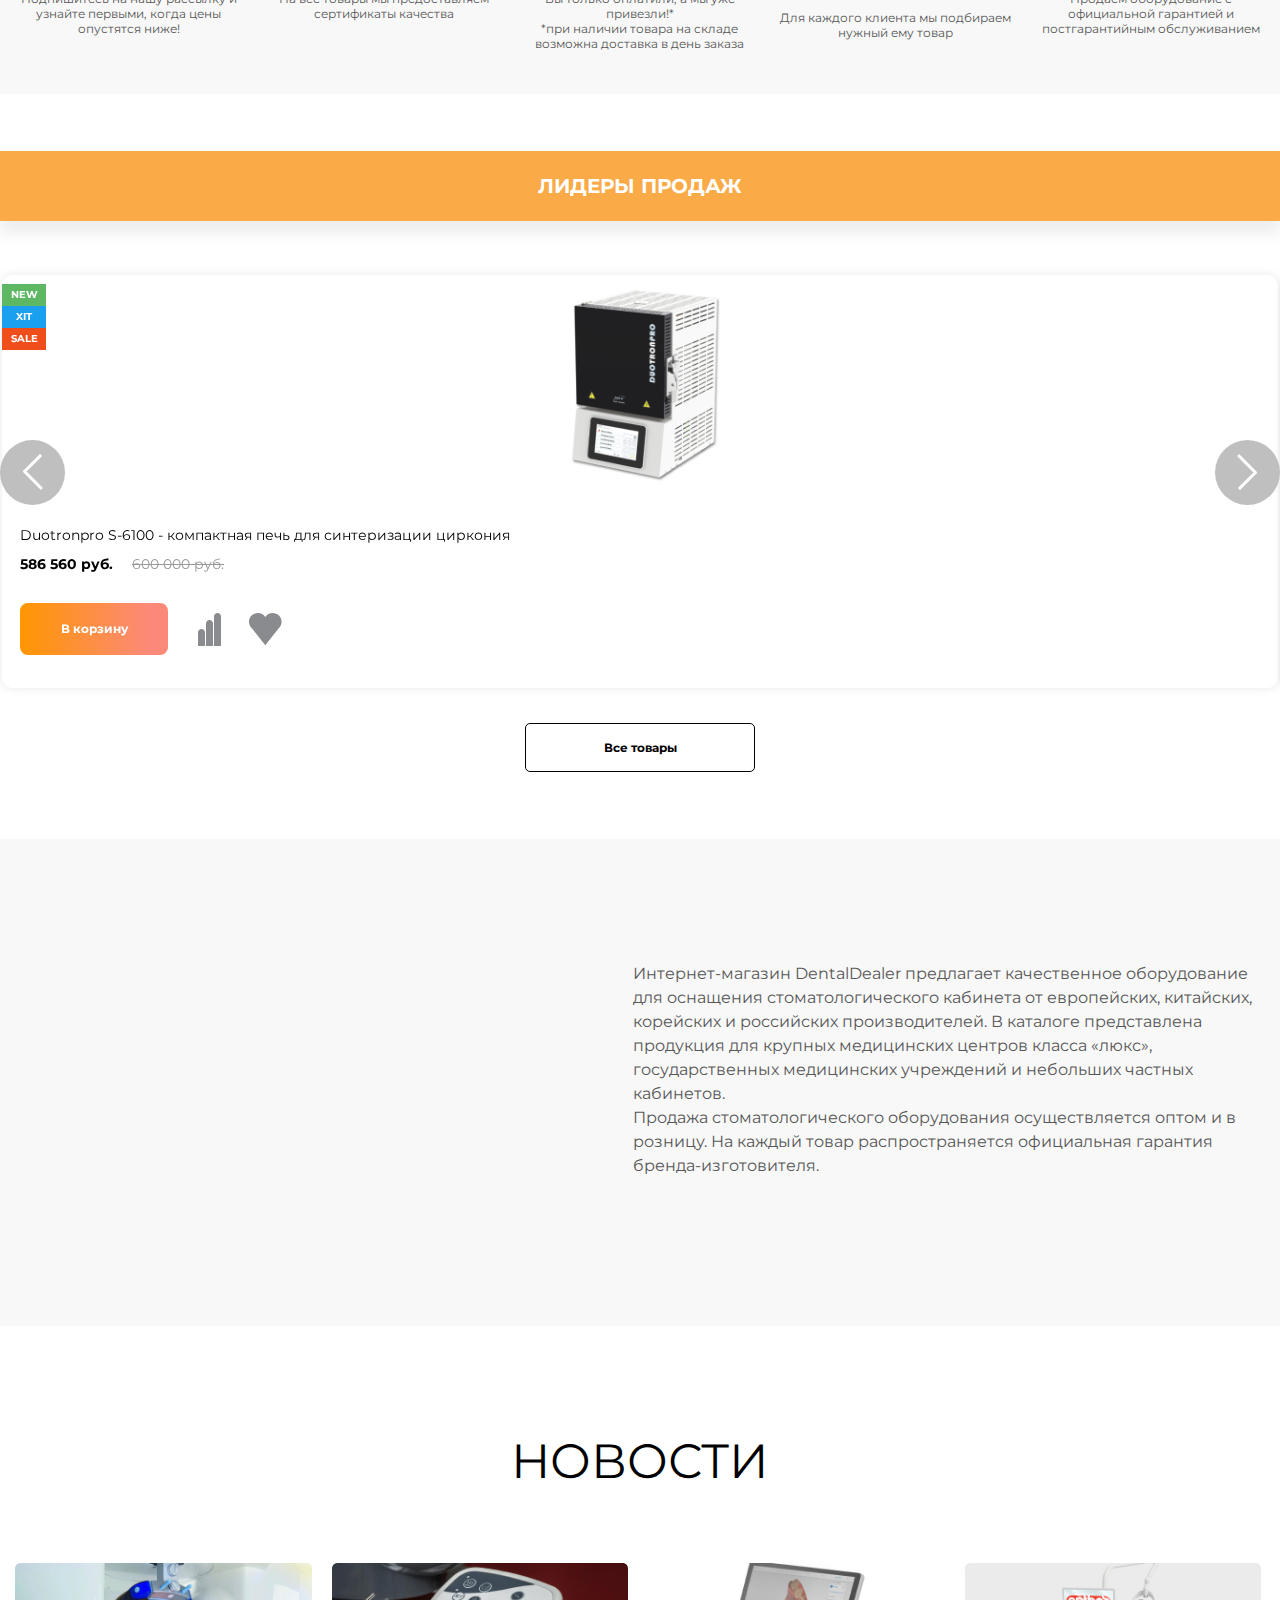
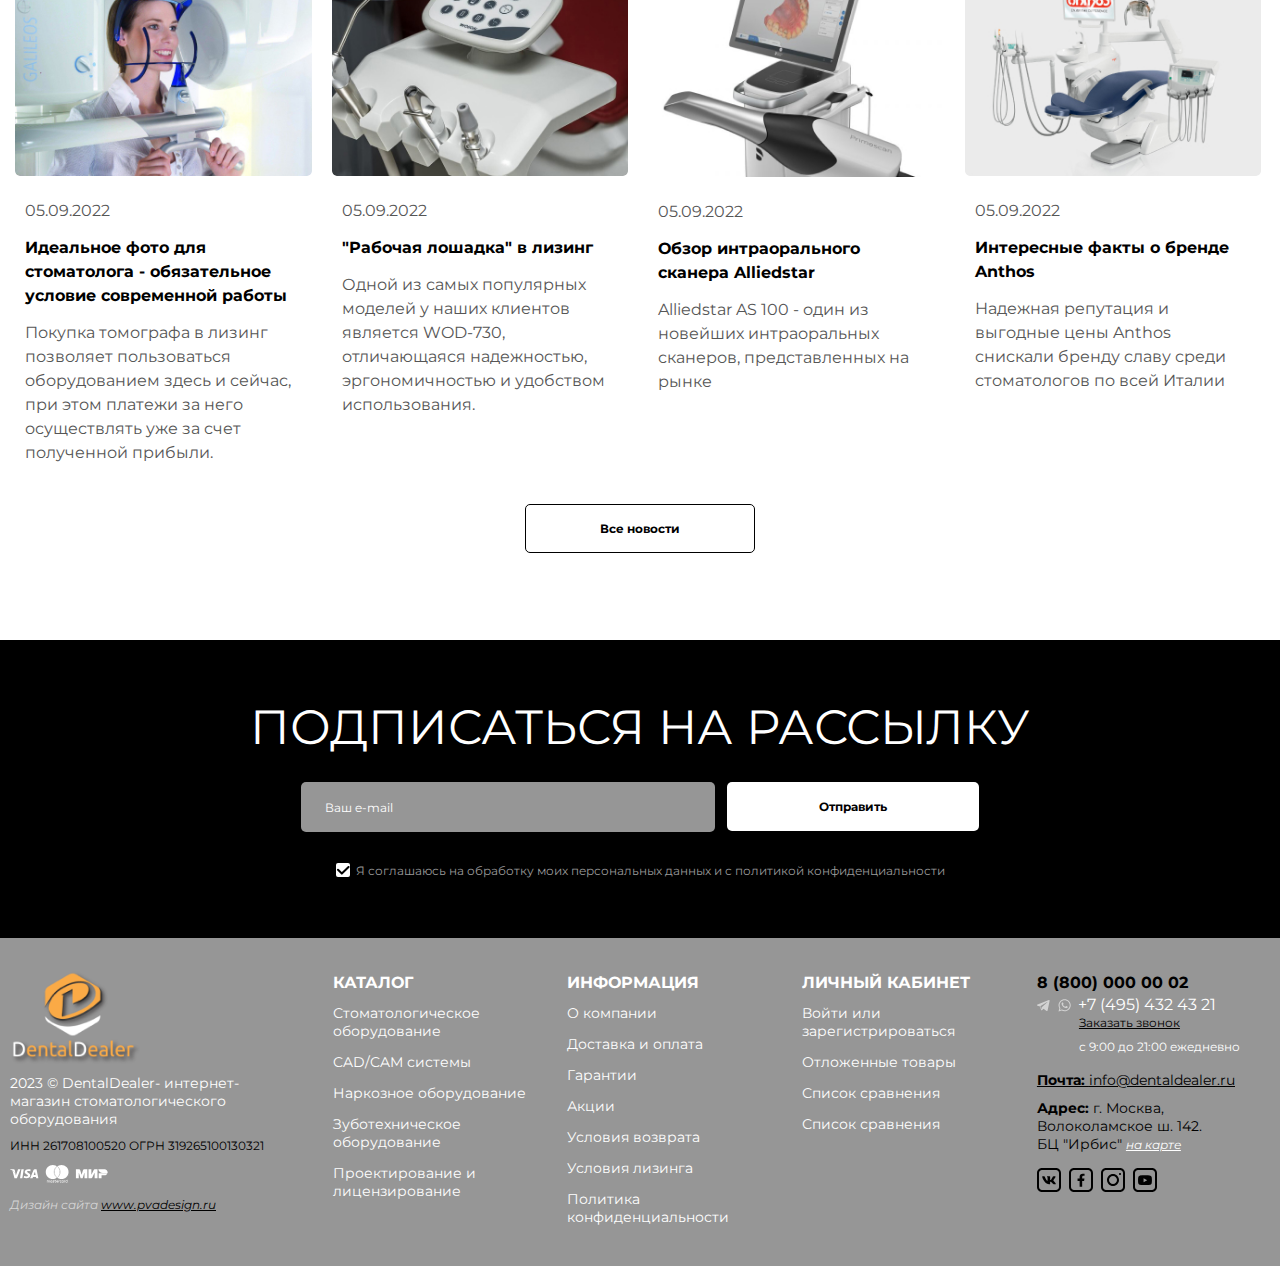
<file: list-products.html>
<!DOCTYPE html>
<html lang="en">
<head>
<meta charset="UTF-8">
<meta name="viewport" content="width=device-width, initial-scale=1.0">
<title>Тайтл</title>
<link rel="preconnect" href="https://fonts.googleapis.com">
<link rel="preconnect" href="https://fonts.gstatic.com" crossorigin>
<link href="https://fonts.googleapis.com/css2?family=Montserrat:wght@200;300;400;500;600;700;800;900&display=swap" rel="stylesheet">
<link rel="stylesheet" href="css/accordion-min.css">
<link rel="stylesheet" href="css/lightgallery.css">
<link rel="stylesheet" href="css/nouislider.min.css">
<link rel="stylesheet" href="css/main.styles.css">
<link rel="stylesheet" href="css/main.css">
<link rel="stylesheet" href="css/panel.css">
<link rel="stylesheet" href="css/swiper-bundle.min.css">
<script src="https://code.jquery.com/jquery-3.5.1.js" integrity="sha256-QWo7LDvxbWT2tbbQ97B53yJnYU3WhH/C8ycbRAkjPDc=" crossorigin="anonymous" ></script>
</head>
<body>
<div class="menu_burger">
<div class="menu_burger_top">
<div class="logo">
<a href="#">
<img src="files/logo-mob.svg" alt="" class="mob">
</a>
</div>
<div class="mesenjer">
<span><a href="tel:+7 (495) 432 43 21">+7 (495) 432 43 21</a></span>
<span class="tg"><a href="#"></a></span>
<span class="wh"><a href="#"></a></span>
</div>
<a href="#" class="login"></a>
<div class="menuClose"></div>
</div>
<div class="menu_scroll">
<div class="menu_items">
<ul>
<li><a href="">О компании</a></li>
<li><a href="">Контакты</a></li>
<li><a href="">Способы оплаты </a></li>
<li><a href="">Доставка</a></li>
<li><a href="">Борьба с COVID-19</a></li>
</ul>
</div>
<div class="contacts">
<div class="email"><strong>Почта:</strong><a href="mailto:info@dentaldealer.ru">info@dentaldealer.ru</a></div>
<div class="address"><strong>Адрес:</strong> г. Москва, Волоколамское ш. 142. БЦ "Ирбис"   <a href="">на карте</a></div>
<div class="social_block">
<a href="">
<svg xmlns="http://www.w3.org/2000/svg" width="24" height="24" viewBox="0 0 24 24" fill="none">
<path fill-rule="evenodd" clip-rule="evenodd" d="M0 5C0 2.23858 2.23858 0 5 0H19C21.7614 0 24 2.23858 24 5V19C24 21.7614 21.7614 24 19 24H5C2.23858 24 0 21.7614 0 19V5ZM2 5C2 3.34315 3.34315 2 5 2H19C20.6569 2 22 3.34315 22 5V19C22 20.6569 20.6569 22 19 22H5C3.34315 22 2 20.6569 2 19V5ZM18.0684 8.15625C18.5254 8.15625 18.6016 8.41016 18.5254 8.71484C18.3223 9.57812 16.4941 12.168 16.4941 12.168C16.3418 12.4219 16.2656 12.5488 16.4941 12.8281C16.5111 12.8493 16.5784 12.918 16.6801 13.0218C17.1867 13.5391 18.5467 14.9274 18.7793 15.6465C18.9062 16.0781 18.7031 16.2812 18.2715 16.2812H16.7734C16.3715 16.2812 16.1668 16.0578 15.7053 15.5542C15.5254 15.3579 15.3064 15.1189 15.0215 14.834C14.1328 13.9707 13.752 13.8438 13.5234 13.8438C13.1308 13.8438 13.1317 13.975 13.1397 15.091C13.1411 15.2738 13.1426 15.4831 13.1426 15.7227C13.1426 16.0781 13.0156 16.2812 12.0762 16.2812C10.502 16.2812 8.75 15.3418 7.50586 13.5645C5.65234 10.9492 5.14453 8.99414 5.14453 8.58789C5.14453 8.35938 5.24609 8.15625 5.65234 8.15625H7.15039C7.53125 8.15625 7.68359 8.33398 7.83594 8.74023C8.57227 10.873 9.79102 12.752 10.2988 12.752C10.502 12.752 10.5781 12.6504 10.5781 12.168V9.95898C10.5466 9.32846 10.3291 9.06002 10.1688 8.86205C10.0708 8.74113 9.99414 8.6465 9.99414 8.51172C9.99414 8.33398 10.1211 8.15625 10.375 8.15625H12.7109C13.041 8.15625 13.1426 8.33398 13.1426 8.71484V11.6855C13.1426 11.9902 13.2949 12.1172 13.3711 12.1172C13.5742 12.1172 13.7266 11.9902 14.082 11.6602C15.1484 10.4414 15.9102 8.58789 15.9102 8.58789C16.0117 8.35938 16.1895 8.15625 16.5703 8.15625H18.0684Z" fill="#D3D3D3"/>
</svg>
</a>
<a href="">
<svg xmlns="http://www.w3.org/2000/svg" width="24" height="24" viewBox="0 0 24 24" fill="none">
<path fill-rule="evenodd" clip-rule="evenodd" d="M0 5C0 2.23858 2.23858 0 5 0H19C21.7614 0 24 2.23858 24 5V19C24 21.7614 21.7614 24 19 24H5C2.23858 24 0 21.7614 0 19V5ZM2 5C2 3.34315 3.34315 2 5 2H19C20.6569 2 22 3.34315 22 5V19C22 20.6569 20.6569 22 19 22H5C3.34315 22 2 20.6569 2 19V5ZM15.4395 10.6016L15.084 12.9375H13.1797V18.625H10.6406V12.9375H8.55859V10.6016H10.6406V8.79883C10.6406 6.76758 11.8594 5.625 13.7129 5.625C14.6016 5.625 15.541 5.80273 15.541 5.80273V7.80859H14.5C13.4844 7.80859 13.1797 8.41797 13.1797 9.07812V10.6016H15.4395Z" fill="#D3D3D3"/>
</svg>
</a>
<a href="">
<svg xmlns="http://www.w3.org/2000/svg" width="24" height="24" viewBox="0 0 24 24" fill="none">
<path fill-rule="evenodd" clip-rule="evenodd" d="M0 5C0 2.23858 2.23858 0 5 0H19C21.7614 0 24 2.23858 24 5V19C24 21.7614 21.7614 24 19 24H5C2.23858 24 0 21.7614 0 19V5ZM2 5C2 3.34315 3.34315 2 5 2H19C20.6569 2 22 3.34315 22 5V19C22 20.6569 20.6569 22 19 22H5C3.34315 22 2 20.6569 2 19V5ZM20 6C20 6.55228 19.5523 7 19 7C18.4477 7 18 6.55228 18 6C18 5.44772 18.4477 5 19 5C19.5523 5 20 5.44772 20 6ZM12 18C15.3137 18 18 15.3137 18 12C18 8.68629 15.3137 6 12 6C8.68629 6 6 8.68629 6 12C6 15.3137 8.68629 18 12 18ZM12 16C14.2091 16 16 14.2091 16 12C16 9.79086 14.2091 8 12 8C9.79086 8 8 9.79086 8 12C8 14.2091 9.79086 16 12 16Z" fill="#D3D3D3"/>
</svg>
</a>
<a href="">
<svg xmlns="http://www.w3.org/2000/svg" width="24" height="24" viewBox="0 0 24 24" fill="none">
<path fill-rule="evenodd" clip-rule="evenodd" d="M0 5C0 2.23858 2.23858 0 5 0H19C21.7614 0 24 2.23858 24 5V19C24 21.7614 21.7614 24 19 24H5C2.23858 24 0 21.7614 0 19V5ZM2 5C2 3.34315 3.34315 2 5 2H19C20.6569 2 22 3.34315 22 5V19C22 20.6569 20.6569 22 19 22H5C3.34315 22 2 20.6569 2 19V5ZM17.4082 7.64844C17.9922 7.80078 18.4746 8.2832 18.627 8.89258C18.9316 9.95898 18.9316 12.2441 18.9316 12.2441C18.9316 12.2441 18.9316 14.5039 18.627 15.5957C18.4746 16.2051 17.9922 16.6621 17.4082 16.8145C16.3164 17.0938 12 17.0938 12 17.0938C12 17.0938 7.6582 17.0938 6.56641 16.8145C5.98242 16.6621 5.5 16.2051 5.34766 15.5957C5.04297 14.5039 5.04297 12.2441 5.04297 12.2441C5.04297 12.2441 5.04297 9.95898 5.34766 8.89258C5.5 8.2832 5.98242 7.80078 6.56641 7.64844C7.6582 7.34375 12 7.34375 12 7.34375C12 7.34375 16.3164 7.34375 17.4082 7.64844ZM14.1836 12.2441L10.5781 10.1875V14.3008L14.1836 12.2441Z" fill="#D3D3D3"/>
</svg>
</a>
</div>
</div>
</div>
</div>
<div class="site_wrapper">
<div class="header inner_page_header">
<div class="header_mobile">
<div class="block_inner">
<div class="mesenjer">
<span><a href="tel:+7 (495) 432 43 21">+7 (495) 432 43 21</a></span>
<span class="tg"><a href="#"></a></span>
<span class="wh"><a href="#"></a></span>
</div>
<div class="email"><a href="mailto:info@dentaldealer.ru">info@dentaldealer.ru</a></div>
</div>
</div>
<div class="header_top">
<div class="block_inner">
<div class="left_header">
<div class="menu_header">
<ul>
<li><a href="#">О Компании</a></li>
<li><a href="#">Услуги</a></li>
<li><a href="#">Оплата</a></li>
<li><a href="#">Доставка</a></li>
<li><a href="#">Блог</a></li>
<li><a href="#">Контакты</a></li>
</ul>
</div>
<div class="header_bottom">
<div class="search_block">
<form action="">
<input type="text" placeholder="Поиск по каталогу...">
<button class="btn_search"></button>
</form>
</div>
<div class="lk_block">
<a href="" class="lk_btn"></a>
<a href="">Вход</a>
<a href="">Регистрация</a>
</div>
<div class="burger"></div>
</div>
</div>
<div class="logo">
<a href="#">
<img src="files/logo.svg" alt="" class="pc">
<img src="files/logo-mob.svg" alt="" class="mob">
</a>
</div>
<div class="right_header">
<div class="contacts">
<div class="city">Ваш город: <strong>Москва</strong></div>
<div class="phone"><a href="tel:88000000002">8 (800) 000 00 02</a></div>
<div class="email"><a href="mailto:info@dentaldealer.ru">info@dentaldealer.ru</a></div>
</div>
<div class="datal_header">
<div class="time">ежедневно с 9:00 до 21:00</div>
<div class="mesenjer">
<span class="tg"><a href="#"></a></span>
<span class="wh"><a href="#"></a></span>
<span><a href="tel:+7 (495) 432 43 21">+7 (495) 432 43 21</a></span>
</div>
<div class="btn_link">Заказать звонок</div>
</div>
<div class="modul_header">
<div class="social_block">
<a href="">
<svg xmlns="http://www.w3.org/2000/svg" width="24" height="24" viewBox="0 0 24 24" fill="none">
<path fill-rule="evenodd" clip-rule="evenodd" d="M0 5C0 2.23858 2.23858 0 5 0H19C21.7614 0 24 2.23858 24 5V19C24 21.7614 21.7614 24 19 24H5C2.23858 24 0 21.7614 0 19V5ZM2 5C2 3.34315 3.34315 2 5 2H19C20.6569 2 22 3.34315 22 5V19C22 20.6569 20.6569 22 19 22H5C3.34315 22 2 20.6569 2 19V5ZM18.0684 8.15625C18.5254 8.15625 18.6016 8.41016 18.5254 8.71484C18.3223 9.57812 16.4941 12.168 16.4941 12.168C16.3418 12.4219 16.2656 12.5488 16.4941 12.8281C16.5111 12.8493 16.5784 12.918 16.6801 13.0218C17.1867 13.5391 18.5467 14.9274 18.7793 15.6465C18.9062 16.0781 18.7031 16.2812 18.2715 16.2812H16.7734C16.3715 16.2812 16.1668 16.0578 15.7053 15.5542C15.5254 15.3579 15.3064 15.1189 15.0215 14.834C14.1328 13.9707 13.752 13.8438 13.5234 13.8438C13.1308 13.8438 13.1317 13.975 13.1397 15.091C13.1411 15.2738 13.1426 15.4831 13.1426 15.7227C13.1426 16.0781 13.0156 16.2812 12.0762 16.2812C10.502 16.2812 8.75 15.3418 7.50586 13.5645C5.65234 10.9492 5.14453 8.99414 5.14453 8.58789C5.14453 8.35938 5.24609 8.15625 5.65234 8.15625H7.15039C7.53125 8.15625 7.68359 8.33398 7.83594 8.74023C8.57227 10.873 9.79102 12.752 10.2988 12.752C10.502 12.752 10.5781 12.6504 10.5781 12.168V9.95898C10.5466 9.32846 10.3291 9.06002 10.1688 8.86205C10.0708 8.74113 9.99414 8.6465 9.99414 8.51172C9.99414 8.33398 10.1211 8.15625 10.375 8.15625H12.7109C13.041 8.15625 13.1426 8.33398 13.1426 8.71484V11.6855C13.1426 11.9902 13.2949 12.1172 13.3711 12.1172C13.5742 12.1172 13.7266 11.9902 14.082 11.6602C15.1484 10.4414 15.9102 8.58789 15.9102 8.58789C16.0117 8.35938 16.1895 8.15625 16.5703 8.15625H18.0684Z" fill="#D3D3D3"/>
</svg>
</a>
<a href="">
<svg xmlns="http://www.w3.org/2000/svg" width="24" height="24" viewBox="0 0 24 24" fill="none">
<path fill-rule="evenodd" clip-rule="evenodd" d="M0 5C0 2.23858 2.23858 0 5 0H19C21.7614 0 24 2.23858 24 5V19C24 21.7614 21.7614 24 19 24H5C2.23858 24 0 21.7614 0 19V5ZM2 5C2 3.34315 3.34315 2 5 2H19C20.6569 2 22 3.34315 22 5V19C22 20.6569 20.6569 22 19 22H5C3.34315 22 2 20.6569 2 19V5ZM15.4395 10.6016L15.084 12.9375H13.1797V18.625H10.6406V12.9375H8.55859V10.6016H10.6406V8.79883C10.6406 6.76758 11.8594 5.625 13.7129 5.625C14.6016 5.625 15.541 5.80273 15.541 5.80273V7.80859H14.5C13.4844 7.80859 13.1797 8.41797 13.1797 9.07812V10.6016H15.4395Z" fill="#D3D3D3"/>
</svg>
</a>
<a href="">
<svg xmlns="http://www.w3.org/2000/svg" width="24" height="24" viewBox="0 0 24 24" fill="none">
<path fill-rule="evenodd" clip-rule="evenodd" d="M0 5C0 2.23858 2.23858 0 5 0H19C21.7614 0 24 2.23858 24 5V19C24 21.7614 21.7614 24 19 24H5C2.23858 24 0 21.7614 0 19V5ZM2 5C2 3.34315 3.34315 2 5 2H19C20.6569 2 22 3.34315 22 5V19C22 20.6569 20.6569 22 19 22H5C3.34315 22 2 20.6569 2 19V5ZM20 6C20 6.55228 19.5523 7 19 7C18.4477 7 18 6.55228 18 6C18 5.44772 18.4477 5 19 5C19.5523 5 20 5.44772 20 6ZM12 18C15.3137 18 18 15.3137 18 12C18 8.68629 15.3137 6 12 6C8.68629 6 6 8.68629 6 12C6 15.3137 8.68629 18 12 18ZM12 16C14.2091 16 16 14.2091 16 12C16 9.79086 14.2091 8 12 8C9.79086 8 8 9.79086 8 12C8 14.2091 9.79086 16 12 16Z" fill="#D3D3D3"/>
</svg>
</a>
<a href="">
<svg xmlns="http://www.w3.org/2000/svg" width="24" height="24" viewBox="0 0 24 24" fill="none">
<path fill-rule="evenodd" clip-rule="evenodd" d="M0 5C0 2.23858 2.23858 0 5 0H19C21.7614 0 24 2.23858 24 5V19C24 21.7614 21.7614 24 19 24H5C2.23858 24 0 21.7614 0 19V5ZM2 5C2 3.34315 3.34315 2 5 2H19C20.6569 2 22 3.34315 22 5V19C22 20.6569 20.6569 22 19 22H5C3.34315 22 2 20.6569 2 19V5ZM17.4082 7.64844C17.9922 7.80078 18.4746 8.2832 18.627 8.89258C18.9316 9.95898 18.9316 12.2441 18.9316 12.2441C18.9316 12.2441 18.9316 14.5039 18.627 15.5957C18.4746 16.2051 17.9922 16.6621 17.4082 16.8145C16.3164 17.0938 12 17.0938 12 17.0938C12 17.0938 7.6582 17.0938 6.56641 16.8145C5.98242 16.6621 5.5 16.2051 5.34766 15.5957C5.04297 14.5039 5.04297 12.2441 5.04297 12.2441C5.04297 12.2441 5.04297 9.95898 5.34766 8.89258C5.5 8.2832 5.98242 7.80078 6.56641 7.64844C7.6582 7.34375 12 7.34375 12 7.34375C12 7.34375 16.3164 7.34375 17.4082 7.64844ZM14.1836 12.2441L10.5781 10.1875V14.3008L14.1836 12.2441Z" fill="#D3D3D3"/>
</svg>
</a>
</div>
<div class="shop_actions">
<div class="compare_action"></div>
<div class="favorites_action"></div>
<a href="#" class="cart_mini">
<span class="count">3</span>
</a>
</div>
</div>
</div>											
</div>
</div>
<div class="header_bot_menu">
<div class="block_inner">
<ul>
<li><a href="">Стоматологическое оборудование </a></li>
<li><a href="">CAD/CAM системы</a></li>
<li><a href="">Зуботехническое оборудование</a></li>
<li><a href="">Наркозное оборудование</a></li>
<li><a href="">Проектирование и лицензирование</a></li>
<li><a href="">Акции и спецпредложения</a></li>
</ul>
</div>
</div>
</div>
<div class="content_block_wr"><div class="site_path">
<div class="block_inner">
<ul>
<li><a href="">Главная</a><span>•</span></li>
<li>Стоматологическое оборудование</li>
</ul>
</div>
</div>
<div class="title_block block_inner">
<h1 class="title"><span><span>Стоматологическое оборудование</span> <i>10 234</i></span></h1>
</div>
<div class="block_rec_wr">
<div class="block_inner">
<a href="" class="image">
<img src="files/ba.jpg" alt="" class="pc">
<img src="files/ba.jpg" alt="" class="tablet">
<img src="files/ba-mob.jpg" alt="" class="mobile">
</a>
</div>
</div>
<div class="links_block">
<div class="block_inner">
<ul>
<li><a href="">KaVo</a></li>
<li><a href="">Цифровая стоматология</a></li>
<li><a href="">ХИТ! Medit i700</a></li>
<li><a href="">Боры Dia Tessin</a></li>
<li><a href="">Микроскопы ALLTION</a></li>
<li><a href="">Стоматологические установки Anthos</a></li>
<li><a href="">Дентальный микроскоп на максималках</a></li>
<li><a href="">Сухожаровые шкафы</a></li>
<li><a href="">Ультразвуковые мойки для инструментов</a></li>
<li><a href="">Негатоскопы</a></li>
<li><a href="">Автоклавы для стерилизации</a></li>
<li><a href="">Автоклавы медицинские</a></li>
<li><a href="">Дистилляторы стеклянные лабораторные</a></li>
<li><a href="">Визиографы</a></li>
<li><a href="">Гласперленовые стерилизаторы</a></li>
<li><a href="">Стоматологическое оборудование</a></li>
<li><a href="">Кресла стоматологические</a></li>
<li class="last">Показать еще</li>
</ul>
</div>
</div>
<div class="product_list_wrap">
<div class="block_inner">
<div class="left_panel">
<div class="catecor_menu">
<ul>
<li class="opened">
<a href="">Стоматологическое оборудование</a>
<ul>
<li class="opened">
<a href="">Стоматологические установки</a>
<ul>
<li><a href=""><span>Аппараты для анализа окклюзии</span> <span>6</span></a></li>
<li class="opened"><a href=""><span>Интраоральные камеры</span> <span>7</span></a></li>
<li><a href=""><span>Кариес-детекторы</span> <span>7</span></a></li>
<li><a href=""><span>Пульптестеры</span> <span>2</span></a></li>
<li><a href=""><span>Спектрофотометры </span><span>1</span></a></li>
</ul>
</li>
<li>
<a href="">Компрессоры и аспираторы</a>
<ul>
<li><a href=""><span>пункт меню</span></a></li>
<li><a href=""><span>пункт меню</span></a></li>
<li><a href=""><span>пункт меню</span></a></li>
</ul>
</li>
<li><a href="">Диагностическое оборудование</a></li>
<li><a href="">Оптика для стоматологов</a></li>
<li><a href="">Стерилизационное оборудование</a></li>
<li><a href="">Лечение и профилактика</a></li>
<li><a href="">Рентгеновское оборудование</a></li>
<li><a href="">Наконечники и микромоторы</a></li>
<li><a href="">Хирургическое оборудование</a></li>
<li><a href="">Мебель медицинская</a></li>
</ul>
</li>
<li>
<a href="">CAD/CAM системы</a>
<ul>
<li><a href="">Стоматологические установки</a></li>
<li><a href="">Компрессоры и аспираторы</a></li>
<li><a href="">Диагностическое оборудование</a></li>
<li><a href="">Оптика для стоматологов</a></li>
<li><a href="">Стерилизационное оборудование</a></li>
<li><a href="">Лечение и профилактика</a></li>
<li><a href="">Рентгеновское оборудование</a></li>
<li><a href="">Наконечники и микромоторы</a></li>
<li><a href="">Хирургическое оборудование</a></li>
<li><a href="">Мебель медицинская</a></li>
</ul>
</li>
<li><a href="">Наркозное оборудование</a></li>
<li><a href="">Зуботехническое оборудование</a></li>
<li><a href="">Проектирование и лицензирование</a></li>
</ul>
</div>
<div class="filter_panel">
<div class="name_filter">Фильтр:</div>
<div class="filter_inner_main">
<div class="filter_inner">
<div class="filter_field opened">
<div class="field_name">Цена</div>
<div class="field_body">
<div class="inputs">
<div class="field_input">
<span>от</span>
<input type="text" id="input-with-keypress-min" data-min="500" value="1000">
</div>
<div class="field_input">
<span>до</span>
<input type="text" id="input-with-keypress-max" data-max="5000000" value="1000000">
</div>
</div>
<div class="range_slider">
<div id="steps-slider"></div>
</div>
</div>
</div>
<div class="filter_field opened">
<div class="field_name">Бренд</div>
<div class="field_body">
<div class="search_brand">
<input type="text" placeholder="Поиск по бренду">
</div>
<div class="checkbox_field coll">
<ul>
<li><label><input type="checkbox"><i></i><span>A-dec, Inc.</span></label></li>
<li><label><input type="checkbox"><i></i><span>ACTEON GROUP</span></label></li>
<li><label><input type="checkbox"><i></i><span>Air Techniques<n></i></label></li>
<li><label><input type="checkbox"><i></i><span>amann girrbach<n></i></label></li>
<li><label><input type="checkbox"><i></i><span>Amazing White</span></label></li>
<li><label><input type="checkbox"><i></i><span>ARDET DENTAL</span></label></li>
<li><label><input type="checkbox"><i></i><span>Пункт</span></label></li>
<li><label><input type="checkbox"><i></i><span>Пункт</span></label></li>
<li><label><input type="checkbox"><i></i><span>Пункт</span></label></li>
<li><label><input type="checkbox"><i></i><span>Пункт</span></label></li>
<li><label><input type="checkbox"><i></i><span>Пункт</span></label></li>
<li><label><input type="checkbox"><i></i><span>Пункт</span></label></li>
<li><label><input type="checkbox"><i></i><span>Пункт</span></label></li>
<li><label><input type="checkbox"><i></i><span>Пункт</span></label></li>
<li><label><input type="checkbox"><i></i><span>Пункт</span></label></li>
<li><label><input type="checkbox"><i></i><span>Пункт</span></label></li>
<li><label><input type="checkbox"><i></i><span>Пункт</span></label></li>
<li><label><input type="checkbox"><i></i><span>Пункт</span></label></li>
<li><label><input type="checkbox"><i></i><span>Пункт</span></label></li>
<li><label><input type="checkbox"><i></i><span>Пункт</span></label></li>
<li><label><input type="checkbox"><i></i><span>Пункт</span></label></li>
<li><label><input type="checkbox"><i></i><span>Пункт</span></label></li>
<li><label><input type="checkbox"><i></i><span>Пункт</span></label></li>
<li><label><input type="checkbox"><i></i><span>Пункт</span></label></li>
<li><label><input type="checkbox"><i></i><span>Пункт</span></label></li>
<li><label><input type="checkbox"><i></i><span>Пункт</span></label></li>
<li><label><input type="checkbox"><i></i><span>Пункт</span></label></li>
</ul>
</div>
</div>
</div>
<div class="filter_field opened">
<div class="field_name">Наличие на складе</div>
<div class="field_body opened">
<div class="checkbox_field coll">
<ul>
<li><label><input type="checkbox"><i></i><span>в наличии</span></label></li>
<li><label><input type="checkbox"><i></i><span>под заказ</span></label></li>
</ul>
</div>
</div>
</div>
<div class="filter_field opened">
<div class="field_name">Страна производства</div>
<div class="field_body">
<div class="checkbox_field coll">
<ul>
<li><label><input type="checkbox"><i></i><span>Австрия</span></label></li>
<li><label><input type="checkbox"><i></i><span>Беларусь</span></label></li>
<li><label><input type="checkbox"><i></i><span>Германия</span></label></li>
<li><label><input type="checkbox"><i></i><span>Израиль</span></label></li>
<li><label><input type="checkbox"><i></i><span>Испания</span></label></li>
<li><label><input type="checkbox"><i></i><span>Италия</span></label></li>
<li><label><input type="checkbox"><i></i><span>Австрия</span></label></li>
<li><label><input type="checkbox"><i></i><span>Беларусь</span></label></li>
<li><label><input type="checkbox"><i></i><span>Германия</span></label></li>
<li><label><input type="checkbox"><i></i><span>Израиль</span></label></li>
<li><label><input type="checkbox"><i></i><span>Испания</span></label></li>
<li><label><input type="checkbox"><i></i><span>Италия</span></label></li>
<li><label><input type="checkbox"><i></i><span>Австрия</span></label></li>
<li><label><input type="checkbox"><i></i><span>Беларусь</span></label></li>
<li><label><input type="checkbox"><i></i><span>Германия</span></label></li>
<li><label><input type="checkbox"><i></i><span>Израиль</span></label></li>
<li><label><input type="checkbox"><i></i><span>Испания</span></label></li>
<li><label><input type="checkbox"><i></i><span>Италия</span></label></li>
</ul>
</div>
</div>
</div>
<div class="filter_field">
<div class="field_name">Материал корпуса</div>
<div class="field_body">
<div class="checkbox_field">
<ul>
<li><label><input type="checkbox"><i></i><span>Алюминиевый сплав</span></label></li>
<li><label><input type="checkbox"><i></i><span>Медный сплав</span></label></li>
<li><label><input type="checkbox"><i></i><span>Нержавеющая сталь</span></label></li>
<li><label><input type="checkbox"><i></i><span>Титановый сплав</span></label></li>
<li><label><input type="checkbox"><i></i><span>Хромированная сталь</span></label></li>
</ul>
</div>
</div>
</div>
<div class="filter_field">
<div class="field_name">количество контуров</div>
<div class="field_body">
<div class="checkbox_field">
<ul>
<li><label><input type="checkbox"><i></i><span>Пункт</span></label></li>
<li><label><input type="checkbox"><i></i><span>Пункт</span></label></li>
<li><label><input type="checkbox"><i></i><span>Пункт</span></label></li>
<li><label><input type="checkbox"><i></i><span>Пункт</span></label></li>
<li><label><input type="checkbox"><i></i><span>Пункт</span></label></li>
<li><label><input type="checkbox"><i></i><span>Пункт</span></label></li>
<li><label><input type="checkbox"><i></i><span>Пункт</span></label></li>
</ul>
</div>
</div>
</div>
<div class="filter_field">
<div class="field_name">Вид обеспечения</div>
<div class="field_body">
<div class="checkbox_field">
<ul>
<li><label><input type="checkbox"><i></i><span>Пункт</span></label></li>
<li><label><input type="checkbox"><i></i><span>Пункт</span></label></li>
<li><label><input type="checkbox"><i></i><span>Пункт</span></label></li>
<li><label><input type="checkbox"><i></i><span>Пункт</span></label></li>
<li><label><input type="checkbox"><i></i><span>Пункт</span></label></li>
<li><label><input type="checkbox"><i></i><span>Пункт</span></label></li>
<li><label><input type="checkbox"><i></i><span>Пункт</span></label></li>
</ul>
</div>
</div>
</div>
<div class="filter_field">
<div class="field_name">мощность</div>
<div class="field_body">
<div class="checkbox_field">
<ul>
<li><label><input type="checkbox"><i></i><span>Пункт</span></label></li>
<li><label><input type="checkbox"><i></i><span>Пункт</span></label></li>
<li><label><input type="checkbox"><i></i><span>Пункт</span></label></li>
<li><label><input type="checkbox"><i></i><span>Пункт</span></label></li>
<li><label><input type="checkbox"><i></i><span>Пункт</span></label></li>
<li><label><input type="checkbox"><i></i><span>Пункт</span></label></li>
<li><label><input type="checkbox"><i></i><span>Пункт</span></label></li>
</ul>
</div>
</div>
</div>
<div class="filter_field">
<div class="field_name">Тип соединения</div>
<div class="field_body">
<div class="checkbox_field">
<ul>
<li><label><input type="checkbox"><i></i><span>Пункт</span></label></li>
<li><label><input type="checkbox"><i></i><span>Пункт</span></label></li>
<li><label><input type="checkbox"><i></i><span>Пункт</span></label></li>
<li><label><input type="checkbox"><i></i><span>Пункт</span></label></li>
<li><label><input type="checkbox"><i></i><span>Пункт</span></label></li>
<li><label><input type="checkbox"><i></i><span>Пункт</span></label></li>
<li><label><input type="checkbox"><i></i><span>Пункт</span></label></li>
</ul>
</div>
</div>
</div>
<div class="filter_field">
<div class="field_name">Размер матрицы</div>
<div class="field_body">
<div class="checkbox_field">
<ul>
<li><label><input type="checkbox"><i></i><span>Пункт</span></label></li>
<li><label><input type="checkbox"><i></i><span>Пункт</span></label></li>
<li><label><input type="checkbox"><i></i><span>Пункт</span></label></li>
<li><label><input type="checkbox"><i></i><span>Пункт</span></label></li>
<li><label><input type="checkbox"><i></i><span>Пункт</span></label></li>
<li><label><input type="checkbox"><i></i><span>Пункт</span></label></li>
<li><label><input type="checkbox"><i></i><span>Пункт</span></label></li>
</ul>
</div>
</div>
</div>
<div class="filter_field">
<div class="field_name">Освещение</div>
<div class="field_body">
<div class="checkbox_field">
<ul>
<li><label><input type="checkbox"><i></i><span>Пункт</span></label></li>
<li><label><input type="checkbox"><i></i><span>Пункт</span></label></li>
<li><label><input type="checkbox"><i></i><span>Пункт</span></label></li>
<li><label><input type="checkbox"><i></i><span>Пункт</span></label></li>
<li><label><input type="checkbox"><i></i><span>Пункт</span></label></li>
<li><label><input type="checkbox"><i></i><span>Пункт</span></label></li>
<li><label><input type="checkbox"><i></i><span>Пункт</span></label></li>
</ul>
</div>
</div>
</div>
<div class="filter_field">
<div class="field_name">Гарантия</div>
<div class="field_body">
<div class="checkbox_field">
<ul>
<li><label><input type="checkbox"><i></i><span>Пункт</span></label></li>
<li><label><input type="checkbox"><i></i><span>Пункт</span></label></li>
<li><label><input type="checkbox"><i></i><span>Пункт</span></label></li>
<li><label><input type="checkbox"><i></i><span>Пункт</span></label></li>
<li><label><input type="checkbox"><i></i><span>Пункт</span></label></li>
<li><label><input type="checkbox"><i></i><span>Пункт</span></label></li>
<li><label><input type="checkbox"><i></i><span>Пункт</span></label></li>
</ul>
</div>
</div>
</div>
<div class="filter_field opened">
<div class="field_body">
<div class="checkbox_field">
<ul>
<li><label><input type="checkbox"><i></i><span>Встроенная фото/викамера</span></i></label></li>
</ul>
</div>
</div>
</div>
<div class="filter_field opened">
<div class="field_body">
<div class="checkbox_field">
<ul>
<li><label><input type="checkbox"><i></i><span>Новинка</span></label></li>
<li><label><input type="checkbox"><i></i><span>Советуем</span></label></li>
<li><label><input type="checkbox"><i></i><span>Хит</span></label></li>
</ul>
</div>
</div>
</div>
</div>
<div class="filter_btn">
<div class="apply_btn">Применить</div>
<div class="btn_button border reset">Сбросить</div>
</div>
</div>
</div>
<div class="sale_block_wr">
<div class="swiper sale_Swiper" data-id="sale_Swiper">
<div class="swiper-wrapper">
<div class="swiper-slide">
<a href="">
<span class="title">
<span class="text">Акция на предзаказ</span>
<span class="name">микроскопов Carl Zeiss</span>
</span>
<span class="image">
<img src="files/sale.jpg" alt="">
</span>
</a>
</div>
<div class="swiper-slide">
<a href="">
<span class="title">
<span class="text">Акция на предзаказ</span>
<span class="name">микроскопов Carl Zeiss</span>
</span>
<span class="image">
<img src="files/sale.jpg" alt="">
</span>
</a>
</div>
<div class="swiper-slide">
<a href="">
<span class="title">
<span class="text">Акция на предзаказ</span>
<span class="name">микроскопов Carl Zeiss</span>
</span>
<span class="image">
<img src="files/sale.jpg" alt="">
</span>
</a>
</div>
</div>
<div class="swiper-pagination-sale"></div>
</div>
</div>
<div class="kl_block_wr">
<div class="title">Нам доверяют</div>
<div class="item">
<div class="name"><span>более</span> 180 000</div>
<div class="text">выполненных заказов</div>
</div>
<div class="item">
<div class="name">89%</div>
<div class="text">клиентов возвращаются</div>
</div>
<div class="item">
<div class="name">96%</div>
<div class="text">высших оценок</div>
</div>
<div class="body">Прочтите, <a href="">что говорят</a> наши клиенты и почему они доверяют нашему магазину</div>
</div>
</div>
<div class="right_list">
<div class="panel_action_block">
<div class="sort_action">
<div class="name">Сортировать по:</div>
<div class="dropDownList">
<div class="dropDownSelected">популярности</div>
<div class="dropDownItems">
<div class="dropDownItem active">популярности</div>
<div class="dropDownItem">алфавиту</div>
<div class="dropDownItem">увеличению цены</div>
<div class="dropDownItem">уменьшению цены</div>
</div>
</div>
</div>
<div class="count_action">
<div class="name">Показать по:</div>
<div class="dropDownList">
<div class="dropDownSelected">24</div>
<div class="dropDownItems">
<div class="dropDownItem active">24</div>
<div class="dropDownItem">48</div>
<div class="dropDownItem">72</div>
</div>
</div>
</div>
<div class="view_action">
<div class="name">Вид каталога:</div>
<div class="view_btn btn_thumb active"></div>
<div class="view_btn btn_simple"></div>
</div>
</div>
<div class="list_products"><div class="product_item">
<div class="image">
<a href="#">
<span class="labels">
<span class="label new">new</span>
<span class="label xit">xit</span>
<span class="label sale">sale</span>
</span>
<img src="files/product.jpg" alt="">
</a>
</div>
<div class="middle_detals">
<div class="name">
<a href="">Duotronpro S-6100 - компактная печь для синтеризации циркония</a>
</div>
<div class="note">Наркозно-дыхательный аппарат Mindray A5 (A-series) используется для проведения анестезии во время хирургической операции.</div>
</div>
<div class="bottom_detals">
<div class="prices">
<div class="current_price">586 560 руб.</div>
<div class="old_price">600 000 руб.</div>
</div>
<div class="btn_actions">
<div class="btn_buy">В корзину</div>
<div class="compare_btn"></div>
<div class="favorites_btn"></div>		
</div>
</div>
</div><div class="product_item">
<div class="image">
<a href="#">
<span class="labels">
<span class="label new">new</span>
<span class="label xit">xit</span>
<span class="label sale">sale</span>
</span>
<img src="files/product.jpg" alt="">
</a>
</div>
<div class="middle_detals">
<div class="name">
<a href="">Duotronpro S-6100 - компактная печь для синтеризации циркония</a>
</div>
<div class="note">Наркозно-дыхательный аппарат Mindray A5 (A-series) используется для проведения анестезии во время хирургической операции.</div>
</div>
<div class="bottom_detals">
<div class="prices">
<div class="current_price">586 560 руб.</div>
<div class="old_price">600 000 руб.</div>
</div>
<div class="btn_actions">
<div class="btn_buy">В корзину</div>
<div class="compare_btn"></div>
<div class="favorites_btn"></div>		
</div>
</div>
</div><div class="product_item">
<div class="image">
<a href="#">
<span class="labels">
<span class="label new">new</span>
<span class="label xit">xit</span>
<span class="label sale">sale</span>
</span>
<img src="files/product.jpg" alt="">
</a>
</div>
<div class="middle_detals">
<div class="name">
<a href="">Duotronpro S-6100 - компактная печь для синтеризации циркония</a>
</div>
<div class="note">Наркозно-дыхательный аппарат Mindray A5 (A-series) используется для проведения анестезии во время хирургической операции.</div>
</div>
<div class="bottom_detals">
<div class="prices">
<div class="current_price">586 560 руб.</div>
<div class="old_price">600 000 руб.</div>
</div>
<div class="btn_actions">
<div class="btn_buy">В корзину</div>
<div class="compare_btn"></div>
<div class="favorites_btn"></div>		
</div>
</div>
</div><div class="product_item">
<div class="image">
<a href="#">
<span class="labels">
<span class="label new">new</span>
<span class="label xit">xit</span>
<span class="label sale">sale</span>
</span>
<img src="files/product.jpg" alt="">
</a>
</div>
<div class="middle_detals">
<div class="name">
<a href="">Duotronpro S-6100 - компактная печь для синтеризации циркония</a>
</div>
<div class="note">Наркозно-дыхательный аппарат Mindray A5 (A-series) используется для проведения анестезии во время хирургической операции.</div>
</div>
<div class="bottom_detals">
<div class="prices">
<div class="current_price">586 560 руб.</div>
<div class="old_price">600 000 руб.</div>
</div>
<div class="btn_actions">
<div class="btn_buy">В корзину</div>
<div class="compare_btn"></div>
<div class="favorites_btn"></div>		
</div>
</div>
</div><div class="product_item">
<div class="image">
<a href="#">
<span class="labels">
<span class="label new">new</span>
<span class="label xit">xit</span>
<span class="label sale">sale</span>
</span>
<img src="files/product.jpg" alt="">
</a>
</div>
<div class="middle_detals">
<div class="name">
<a href="">Duotronpro S-6100 - компактная печь для синтеризации циркония</a>
</div>
<div class="note">Наркозно-дыхательный аппарат Mindray A5 (A-series) используется для проведения анестезии во время хирургической операции.</div>
</div>
<div class="bottom_detals">
<div class="prices">
<div class="current_price">586 560 руб.</div>
<div class="old_price">600 000 руб.</div>
</div>
<div class="btn_actions">
<div class="btn_buy">В корзину</div>
<div class="compare_btn"></div>
<div class="favorites_btn"></div>		
</div>
</div>
</div><div class="product_item">
<div class="image">
<a href="#">
<span class="labels">
<span class="label new">new</span>
<span class="label xit">xit</span>
<span class="label sale">sale</span>
</span>
<img src="files/product.jpg" alt="">
</a>
</div>
<div class="middle_detals">
<div class="name">
<a href="">Duotronpro S-6100 - компактная печь для синтеризации циркония</a>
</div>
<div class="note">Наркозно-дыхательный аппарат Mindray A5 (A-series) используется для проведения анестезии во время хирургической операции.</div>
</div>
<div class="bottom_detals">
<div class="prices">
<div class="current_price">586 560 руб.</div>
<div class="old_price">600 000 руб.</div>
</div>
<div class="btn_actions">
<div class="btn_buy">В корзину</div>
<div class="compare_btn"></div>
<div class="favorites_btn"></div>		
</div>
</div>
</div><div class="product_item">
<div class="image">
<a href="#">
<span class="labels">
<span class="label new">new</span>
<span class="label xit">xit</span>
<span class="label sale">sale</span>
</span>
<img src="files/product.jpg" alt="">
</a>
</div>
<div class="middle_detals">
<div class="name">
<a href="">Duotronpro S-6100 - компактная печь для синтеризации циркония</a>
</div>
<div class="note">Наркозно-дыхательный аппарат Mindray A5 (A-series) используется для проведения анестезии во время хирургической операции.</div>
</div>
<div class="bottom_detals">
<div class="prices">
<div class="current_price">586 560 руб.</div>
<div class="old_price">600 000 руб.</div>
</div>
<div class="btn_actions">
<div class="btn_buy">В корзину</div>
<div class="compare_btn"></div>
<div class="favorites_btn"></div>		
</div>
</div>
</div><div class="product_item">
<div class="image">
<a href="#">
<span class="labels">
<span class="label new">new</span>
<span class="label xit">xit</span>
<span class="label sale">sale</span>
</span>
<img src="files/product.jpg" alt="">
</a>
</div>
<div class="middle_detals">
<div class="name">
<a href="">Duotronpro S-6100 - компактная печь для синтеризации циркония</a>
</div>
<div class="note">Наркозно-дыхательный аппарат Mindray A5 (A-series) используется для проведения анестезии во время хирургической операции.</div>
</div>
<div class="bottom_detals">
<div class="prices">
<div class="current_price">586 560 руб.</div>
<div class="old_price">600 000 руб.</div>
</div>
<div class="btn_actions">
<div class="btn_buy">В корзину</div>
<div class="compare_btn"></div>
<div class="favorites_btn"></div>		
</div>
</div>
</div><div class="product_item">
<div class="image">
<a href="#">
<span class="labels">
<span class="label new">new</span>
<span class="label xit">xit</span>
<span class="label sale">sale</span>
</span>
<img src="files/product.jpg" alt="">
</a>
</div>
<div class="middle_detals">
<div class="name">
<a href="">Duotronpro S-6100 - компактная печь для синтеризации циркония</a>
</div>
<div class="note">Наркозно-дыхательный аппарат Mindray A5 (A-series) используется для проведения анестезии во время хирургической операции.</div>
</div>
<div class="bottom_detals">
<div class="prices">
<div class="current_price">586 560 руб.</div>
<div class="old_price">600 000 руб.</div>
</div>
<div class="btn_actions">
<div class="btn_buy">В корзину</div>
<div class="compare_btn"></div>
<div class="favorites_btn"></div>		
</div>
</div>
</div><div class="product_item">
<div class="image">
<a href="#">
<span class="labels">
<span class="label new">new</span>
<span class="label xit">xit</span>
<span class="label sale">sale</span>
</span>
<img src="files/product.jpg" alt="">
</a>
</div>
<div class="middle_detals">
<div class="name">
<a href="">Duotronpro S-6100 - компактная печь для синтеризации циркония</a>
</div>
<div class="note">Наркозно-дыхательный аппарат Mindray A5 (A-series) используется для проведения анестезии во время хирургической операции.</div>
</div>
<div class="bottom_detals">
<div class="prices">
<div class="current_price">586 560 руб.</div>
<div class="old_price">600 000 руб.</div>
</div>
<div class="btn_actions">
<div class="btn_buy">В корзину</div>
<div class="compare_btn"></div>
<div class="favorites_btn"></div>		
</div>
</div>
</div><div class="product_item">
<div class="image">
<a href="#">
<span class="labels">
<span class="label new">new</span>
<span class="label xit">xit</span>
<span class="label sale">sale</span>
</span>
<img src="files/product.jpg" alt="">
</a>
</div>
<div class="middle_detals">
<div class="name">
<a href="">Duotronpro S-6100 - компактная печь для синтеризации циркония</a>
</div>
<div class="note">Наркозно-дыхательный аппарат Mindray A5 (A-series) используется для проведения анестезии во время хирургической операции.</div>
</div>
<div class="bottom_detals">
<div class="prices">
<div class="current_price">586 560 руб.</div>
<div class="old_price">600 000 руб.</div>
</div>
<div class="btn_actions">
<div class="btn_buy">В корзину</div>
<div class="compare_btn"></div>
<div class="favorites_btn"></div>		
</div>
</div>
</div><div class="product_item">
<div class="image">
<a href="#">
<span class="labels">
<span class="label new">new</span>
<span class="label xit">xit</span>
<span class="label sale">sale</span>
</span>
<img src="files/product.jpg" alt="">
</a>
</div>
<div class="middle_detals">
<div class="name">
<a href="">Duotronpro S-6100 - компактная печь для синтеризации циркония</a>
</div>
<div class="note">Наркозно-дыхательный аппарат Mindray A5 (A-series) используется для проведения анестезии во время хирургической операции.</div>
</div>
<div class="bottom_detals">
<div class="prices">
<div class="current_price">586 560 руб.</div>
<div class="old_price">600 000 руб.</div>
</div>
<div class="btn_actions">
<div class="btn_buy">В корзину</div>
<div class="compare_btn"></div>
<div class="favorites_btn"></div>		
</div>
</div>
</div><div class="product_item">
<div class="image">
<a href="#">
<span class="labels">
<span class="label new">new</span>
<span class="label xit">xit</span>
<span class="label sale">sale</span>
</span>
<img src="files/product.jpg" alt="">
</a>
</div>
<div class="middle_detals">
<div class="name">
<a href="">Duotronpro S-6100 - компактная печь для синтеризации циркония</a>
</div>
<div class="note">Наркозно-дыхательный аппарат Mindray A5 (A-series) используется для проведения анестезии во время хирургической операции.</div>
</div>
<div class="bottom_detals">
<div class="prices">
<div class="current_price">586 560 руб.</div>
<div class="old_price">600 000 руб.</div>
</div>
<div class="btn_actions">
<div class="btn_buy">В корзину</div>
<div class="compare_btn"></div>
<div class="favorites_btn"></div>		
</div>
</div>
</div><div class="product_item">
<div class="image">
<a href="#">
<span class="labels">
<span class="label new">new</span>
<span class="label xit">xit</span>
<span class="label sale">sale</span>
</span>
<img src="files/product.jpg" alt="">
</a>
</div>
<div class="middle_detals">
<div class="name">
<a href="">Duotronpro S-6100 - компактная печь для синтеризации циркония</a>
</div>
<div class="note">Наркозно-дыхательный аппарат Mindray A5 (A-series) используется для проведения анестезии во время хирургической операции.</div>
</div>
<div class="bottom_detals">
<div class="prices">
<div class="current_price">586 560 руб.</div>
<div class="old_price">600 000 руб.</div>
</div>
<div class="btn_actions">
<div class="btn_buy">В корзину</div>
<div class="compare_btn"></div>
<div class="favorites_btn"></div>		
</div>
</div>
</div><div class="product_item">
<div class="image">
<a href="#">
<span class="labels">
<span class="label new">new</span>
<span class="label xit">xit</span>
<span class="label sale">sale</span>
</span>
<img src="files/product.jpg" alt="">
</a>
</div>
<div class="middle_detals">
<div class="name">
<a href="">Duotronpro S-6100 - компактная печь для синтеризации циркония</a>
</div>
<div class="note">Наркозно-дыхательный аппарат Mindray A5 (A-series) используется для проведения анестезии во время хирургической операции.</div>
</div>
<div class="bottom_detals">
<div class="prices">
<div class="current_price">586 560 руб.</div>
<div class="old_price">600 000 руб.</div>
</div>
<div class="btn_actions">
<div class="btn_buy">В корзину</div>
<div class="compare_btn"></div>
<div class="favorites_btn"></div>		
</div>
</div>
</div><div class="product_item">
<div class="image">
<a href="#">
<span class="labels">
<span class="label new">new</span>
<span class="label xit">xit</span>
<span class="label sale">sale</span>
</span>
<img src="files/product.jpg" alt="">
</a>
</div>
<div class="middle_detals">
<div class="name">
<a href="">Duotronpro S-6100 - компактная печь для синтеризации циркония</a>
</div>
<div class="note">Наркозно-дыхательный аппарат Mindray A5 (A-series) используется для проведения анестезии во время хирургической операции.</div>
</div>
<div class="bottom_detals">
<div class="prices">
<div class="current_price">586 560 руб.</div>
<div class="old_price">600 000 руб.</div>
</div>
<div class="btn_actions">
<div class="btn_buy">В корзину</div>
<div class="compare_btn"></div>
<div class="favorites_btn"></div>		
</div>
</div>
</div><div class="product_item">
<div class="image">
<a href="#">
<span class="labels">
<span class="label new">new</span>
<span class="label xit">xit</span>
<span class="label sale">sale</span>
</span>
<img src="files/product.jpg" alt="">
</a>
</div>
<div class="middle_detals">
<div class="name">
<a href="">Duotronpro S-6100 - компактная печь для синтеризации циркония</a>
</div>
<div class="note">Наркозно-дыхательный аппарат Mindray A5 (A-series) используется для проведения анестезии во время хирургической операции.</div>
</div>
<div class="bottom_detals">
<div class="prices">
<div class="current_price">586 560 руб.</div>
<div class="old_price">600 000 руб.</div>
</div>
<div class="btn_actions">
<div class="btn_buy">В корзину</div>
<div class="compare_btn"></div>
<div class="favorites_btn"></div>		
</div>
</div>
</div><div class="product_item">
<div class="image">
<a href="#">
<span class="labels">
<span class="label new">new</span>
<span class="label xit">xit</span>
<span class="label sale">sale</span>
</span>
<img src="files/product.jpg" alt="">
</a>
</div>
<div class="middle_detals">
<div class="name">
<a href="">Duotronpro S-6100 - компактная печь для синтеризации циркония</a>
</div>
<div class="note">Наркозно-дыхательный аппарат Mindray A5 (A-series) используется для проведения анестезии во время хирургической операции.</div>
</div>
<div class="bottom_detals">
<div class="prices">
<div class="current_price">586 560 руб.</div>
<div class="old_price">600 000 руб.</div>
</div>
<div class="btn_actions">
<div class="btn_buy">В корзину</div>
<div class="compare_btn"></div>
<div class="favorites_btn"></div>		
</div>
</div>
</div><div class="product_item">
<div class="image">
<a href="#">
<span class="labels">
<span class="label new">new</span>
<span class="label xit">xit</span>
<span class="label sale">sale</span>
</span>
<img src="files/product.jpg" alt="">
</a>
</div>
<div class="middle_detals">
<div class="name">
<a href="">Duotronpro S-6100 - компактная печь для синтеризации циркония</a>
</div>
<div class="note">Наркозно-дыхательный аппарат Mindray A5 (A-series) используется для проведения анестезии во время хирургической операции.</div>
</div>
<div class="bottom_detals">
<div class="prices">
<div class="current_price">586 560 руб.</div>
<div class="old_price">600 000 руб.</div>
</div>
<div class="btn_actions">
<div class="btn_buy">В корзину</div>
<div class="compare_btn"></div>
<div class="favorites_btn"></div>		
</div>
</div>
</div><div class="product_item">
<div class="image">
<a href="#">
<span class="labels">
<span class="label new">new</span>
<span class="label xit">xit</span>
<span class="label sale">sale</span>
</span>
<img src="files/product.jpg" alt="">
</a>
</div>
<div class="middle_detals">
<div class="name">
<a href="">Duotronpro S-6100 - компактная печь для синтеризации циркония</a>
</div>
<div class="note">Наркозно-дыхательный аппарат Mindray A5 (A-series) используется для проведения анестезии во время хирургической операции.</div>
</div>
<div class="bottom_detals">
<div class="prices">
<div class="current_price">586 560 руб.</div>
<div class="old_price">600 000 руб.</div>
</div>
<div class="btn_actions">
<div class="btn_buy">В корзину</div>
<div class="compare_btn"></div>
<div class="favorites_btn"></div>		
</div>
</div>
</div><div class="product_item">
<div class="image">
<a href="#">
<span class="labels">
<span class="label new">new</span>
<span class="label xit">xit</span>
<span class="label sale">sale</span>
</span>
<img src="files/product.jpg" alt="">
</a>
</div>
<div class="middle_detals">
<div class="name">
<a href="">Duotronpro S-6100 - компактная печь для синтеризации циркония</a>
</div>
<div class="note">Наркозно-дыхательный аппарат Mindray A5 (A-series) используется для проведения анестезии во время хирургической операции.</div>
</div>
<div class="bottom_detals">
<div class="prices">
<div class="current_price">586 560 руб.</div>
<div class="old_price">600 000 руб.</div>
</div>
<div class="btn_actions">
<div class="btn_buy">В корзину</div>
<div class="compare_btn"></div>
<div class="favorites_btn"></div>		
</div>
</div>
</div></div>
<div class="page_list_wr">
<div class="page_list_text">Показано 24 из 3 560 товаров (всего 155 страниц)</div>
<ul class="page_list_items">
<li class="first_page"><a href="" class="prev_first">В начало</a></li>
<li><a href="" class="prev"></a></li>
<li><a href="" class="number">1</a></li>
<li><a href="" class="number">2</a></li>
<li><a href="" class="number">3</a></li>
<li><span class="number">4</span></li>
<li><a href="" class="number">5</a></li>
<li><a href="" class="number">6</a></li>
<li><a href="" class="number">7</a></li>
<li><a href="" class="number">8</a></li>
<li><a href="" class="next"></a></li>
<li class="last_page"><a href="" class="next_last">В конец</a></li>
</ul>
</div>
<div class="select_help_wr">
<div class="block_inner">
<div class="title">Нужна помощь в выборе?</div>
<div class="body">Подберем оптимальный вариант, ответим на вопросы и предложим лучшие цены!</div>
<a href="" class="btn_button border">Перезвоните мне</a>
</div>
</div>
</div>
</div>
</div>
<div class="mobile_block">
<div class="sale_block_wr">
<div class="swiper sale_Swiper" data-id="sale_Swiper">
<div class="swiper-wrapper">
<div class="swiper-slide">
<a href="">
<span class="title">
<span class="text">Акция на предзаказ</span>
<span class="name">микроскопов Carl Zeiss</span>
</span>
<span class="image">
<img src="files/sale.jpg" alt="">
</span>
</a>
</div>
<div class="swiper-slide">
<a href="">
<span class="title">
<span class="text">Акция на предзаказ</span>
<span class="name">микроскопов Carl Zeiss</span>
</span>
<span class="image">
<img src="files/sale.jpg" alt="">
</span>
</a>
</div>
<div class="swiper-slide">
<a href="">
<span class="title">
<span class="text">Акция на предзаказ</span>
<span class="name">микроскопов Carl Zeiss</span>
</span>
<span class="image">
<img src="files/sale.jpg" alt="">
</span>
</a>
</div>
</div>
<div class="swiper-pagination-sale"></div>
</div>
</div>
<div class="kl_block_wr">
<div class="title">Нам доверяют</div>
<div class="item">
<div class="name"><span>более</span> 180 000</div>
<div class="text">выполненных заказов</div>
</div>
<div class="item">
<div class="name">89%</div>
<div class="text">клиентов возвращаются</div>
</div>
<div class="item">
<div class="name">96%</div>
<div class="text">высших оценок</div>
</div>
<div class="body">Прочтите, <a href="">что говорят</a> наши клиенты и почему они доверяют нашему магазину</div>
</div>
</div>
<div class="preim_block_wr">
<div class="block_inner">
<div class="item">
<div class="icon">
<img src="files/preim1.svg" alt="">
</div>
<div class="name">Скидки и Акции</div>
<div class="text">Подпишитесь на нашу рассылку и узнайте первыми, когда цены опустятся ниже!</div>
</div>
<div class="item">
<div class="icon">
<img src="files/preim2.svg" alt="">
</div>
<div class="name">Качественные товары</div>
<div class="text">На все товары мы предоставляем сертификаты качества</div>
</div>
<div class="item">
<div class="icon">
<img src="files/preim3.svg" alt="">
</div>
<div class="name">Быстрая доставка</div>
<div class="text">Вы только оплатили, а мы уже привезли!* <br>*при наличии товара на складе возможна доставка в день заказа</div>
</div>
<div class="item">
<div class="icon">
<img src="files/preim4.svg" alt="">
</div>
<div class="name">Индивидуальный подход</div>
<div class="text">Для каждого клиента мы подбираем нужный ему товар</div>
</div>
<div class="item">
<div class="icon">
<img src="files/preim5.svg" alt="">
</div>
<div class="name">Гарантия и сервис</div>
<div class="text">Продаём оборудование с официальной гарантией и постгарантийным обслуживанием</div>
</div>
</div>
</div>
<div class="buy_product_more">
<div class="block_inner">
<div class="title">Лидеры продаж</div>
<div class="inner">
<div class="swiper buy_productSwiper" data-id="buy_productSwiper">
<div class="swiper-wrapper">
<div class="swiper-slide"><div class="product_item">
<div class="image">
<a href="#">
<span class="labels">
<span class="label new">new</span>
<span class="label xit">xit</span>
<span class="label sale">sale</span>
</span>
<img src="files/product.jpg" alt="">
</a>
</div>
<div class="middle_detals">
<div class="name">
<a href="">Duotronpro S-6100 - компактная печь для синтеризации циркония</a>
</div>
<div class="note">Наркозно-дыхательный аппарат Mindray A5 (A-series) используется для проведения анестезии во время хирургической операции.</div>
</div>
<div class="bottom_detals">
<div class="prices">
<div class="current_price">586 560 руб.</div>
<div class="old_price">600 000 руб.</div>
</div>
<div class="btn_actions">
<div class="btn_buy">В корзину</div>
<div class="compare_btn"></div>
<div class="favorites_btn"></div>		
</div>
</div>
</div></div>
<div class="swiper-slide"><div class="product_item">
<div class="image">
<a href="#">
<span class="labels">
<span class="label new">new</span>
<span class="label xit">xit</span>
<span class="label sale">sale</span>
</span>
<img src="files/product.jpg" alt="">
</a>
</div>
<div class="middle_detals">
<div class="name">
<a href="">Duotronpro S-6100 - компактная печь для синтеризации циркония</a>
</div>
<div class="note">Наркозно-дыхательный аппарат Mindray A5 (A-series) используется для проведения анестезии во время хирургической операции.</div>
</div>
<div class="bottom_detals">
<div class="prices">
<div class="current_price">586 560 руб.</div>
<div class="old_price">600 000 руб.</div>
</div>
<div class="btn_actions">
<div class="btn_buy">В корзину</div>
<div class="compare_btn"></div>
<div class="favorites_btn"></div>		
</div>
</div>
</div></div>
<div class="swiper-slide"><div class="product_item">
<div class="image">
<a href="#">
<span class="labels">
<span class="label new">new</span>
<span class="label xit">xit</span>
<span class="label sale">sale</span>
</span>
<img src="files/product.jpg" alt="">
</a>
</div>
<div class="middle_detals">
<div class="name">
<a href="">Duotronpro S-6100 - компактная печь для синтеризации циркония</a>
</div>
<div class="note">Наркозно-дыхательный аппарат Mindray A5 (A-series) используется для проведения анестезии во время хирургической операции.</div>
</div>
<div class="bottom_detals">
<div class="prices">
<div class="current_price">586 560 руб.</div>
<div class="old_price">600 000 руб.</div>
</div>
<div class="btn_actions">
<div class="btn_buy">В корзину</div>
<div class="compare_btn"></div>
<div class="favorites_btn"></div>		
</div>
</div>
</div></div>
<div class="swiper-slide"><div class="product_item">
<div class="image">
<a href="#">
<span class="labels">
<span class="label new">new</span>
<span class="label xit">xit</span>
<span class="label sale">sale</span>
</span>
<img src="files/product.jpg" alt="">
</a>
</div>
<div class="middle_detals">
<div class="name">
<a href="">Duotronpro S-6100 - компактная печь для синтеризации циркония</a>
</div>
<div class="note">Наркозно-дыхательный аппарат Mindray A5 (A-series) используется для проведения анестезии во время хирургической операции.</div>
</div>
<div class="bottom_detals">
<div class="prices">
<div class="current_price">586 560 руб.</div>
<div class="old_price">600 000 руб.</div>
</div>
<div class="btn_actions">
<div class="btn_buy">В корзину</div>
<div class="compare_btn"></div>
<div class="favorites_btn"></div>		
</div>
</div>
</div></div>
<div class="swiper-slide"><div class="product_item">
<div class="image">
<a href="#">
<span class="labels">
<span class="label new">new</span>
<span class="label xit">xit</span>
<span class="label sale">sale</span>
</span>
<img src="files/product.jpg" alt="">
</a>
</div>
<div class="middle_detals">
<div class="name">
<a href="">Duotronpro S-6100 - компактная печь для синтеризации циркония</a>
</div>
<div class="note">Наркозно-дыхательный аппарат Mindray A5 (A-series) используется для проведения анестезии во время хирургической операции.</div>
</div>
<div class="bottom_detals">
<div class="prices">
<div class="current_price">586 560 руб.</div>
<div class="old_price">600 000 руб.</div>
</div>
<div class="btn_actions">
<div class="btn_buy">В корзину</div>
<div class="compare_btn"></div>
<div class="favorites_btn"></div>		
</div>
</div>
</div></div>
</div>
</div>
<div class="swiper_arrow">
<div class="swiper_arrow_btn swiper-buy-prev"></div>
<div class="swiper_arrow_btn swiper-buy-next"></div>
</div>
</div>
<div class="btn_more">
<a href="" class="btn_button border">Все товары</a>
</div>
</div>
</div>
<div class="text_block_image inner_page">
<div class="block_inner">
<div class="left">
<iframe width="100%" height="380" src="https://www.youtube.com/embed/fF8qjXOQ6mE?si=3SypGdYeA06e0ulg" title="YouTube video player" frameborder="0" allow="accelerometer; autoplay; clipboard-write; encrypted-media; gyroscope; picture-in-picture; web-share" allowfullscreen></iframe>
</div>
<div class="right">
<div class="text">Интернет-магазин DentalDealer предлагает качественное оборудование для оснащения стоматологического кабинета от европейских, китайских, корейских и российских производителей. В каталоге представлена продукция для крупных медицинских центров класса «люкс», государственных медицинских учреждений и небольших частных кабинетов. <br>Продажа стоматологического оборудования осуществляется оптом и в розницу. На каждый товар распространяется официальная гарантия бренда-изготовителя.</div>
</div>
</div>
</div>
<div class="news_block_wr">
<div class="block_inner">
<div class="title">Новости</div>
<div class="inner">
<div class="item">
<div class="image">
<a href="">
<img src="files/new1.jpg" alt="">
</a>
</div>
<div class="body">
<div class="date">05.09.2022</div>
<div class="name">
<a href="#">Идеальное фото для стоматолога - обязательное условие современной работы</a>
</div>
<div class="text">Покупка томографа в лизинг позволяет пользоваться оборудованием здесь и сейчас, при этом платежи за него осуществлять уже за счет полученной прибыли.</div>
</div>
</div>
<div class="item">
<div class="image">
<a href="">
<img src="files/new2.jpg" alt="">
</a>
</div>
<div class="body">
<div class="date">05.09.2022</div>
<div class="name">
<a href="#">"Рабочая лошадка" в лизинг</a>
</div>
<div class="text">Одной из самых популярных моделей у наших клиентов является WOD-730, отличающаяся надежностью, эргономичностью и удобством использования.</div>
</div>
</div>
<div class="item">
<div class="image">
<a href="">
<img src="files/new3.jpg" alt="">
</a>
</div>
<div class="body">
<div class="date">05.09.2022</div>
<div class="name">
<a href="#">Обзор интраорального сканера Alliedstar</a>
</div>
<div class="text">Alliedstar AS 100 - один из новейших интраоральных сканеров, представленных на рынке</div>
</div>
</div>
<div class="item">
<div class="image">
<a href="">
<img src="files/new4.jpg" alt="">
</a>
</div>
<div class="body">
<div class="date">05.09.2022</div>
<div class="name">
<a href="#">Интересные факты о бренде Anthos</a>
</div>
<div class="text">Надежная репутация и выгодные цены Anthos снискали бренду славу среди стоматологов по всей Италии</div>
</div>
</div>
</div>
<div class="btn_more">
<a href="" class="btn_button border">Все новости</a>
</div>
</div>
</div>
<div class="form_q_block bottom_form">
<div class="block_inner">
<div class="title">Подписаться на рассылку</div>
<form action="">
<div class="col_input">
<div class="field required">
<input type="text" class="email_input" placeholder="Ваш e-mail" required>
</div>
<button class="field btn_button form_button">Отправить</button>
</div>
<div class="field checkbox required">
<label>
<input type="checkbox" checked required>
<i></i>
<span>Я соглашаюсь на обработку моих персональных данных и с политикой конфиденциальности</span>
</label>
</div>
</form>
</div>
</div></div>
<div class="footer">
<div class="block_inner">
<div class="left_footer">
<div class="logo_footer">
<a href="">
<img src="files/logo.png" alt="">
</a>
</div>
<div class="social_block">
<a href="">
<svg xmlns="http://www.w3.org/2000/svg" width="24" height="24" viewBox="0 0 24 24" fill="none">
<path fill-rule="evenodd" clip-rule="evenodd" d="M0 5C0 2.23858 2.23858 0 5 0H19C21.7614 0 24 2.23858 24 5V19C24 21.7614 21.7614 24 19 24H5C2.23858 24 0 21.7614 0 19V5ZM2 5C2 3.34315 3.34315 2 5 2H19C20.6569 2 22 3.34315 22 5V19C22 20.6569 20.6569 22 19 22H5C3.34315 22 2 20.6569 2 19V5ZM18.0684 8.15625C18.5254 8.15625 18.6016 8.41016 18.5254 8.71484C18.3223 9.57812 16.4941 12.168 16.4941 12.168C16.3418 12.4219 16.2656 12.5488 16.4941 12.8281C16.5111 12.8493 16.5784 12.918 16.6801 13.0218C17.1867 13.5391 18.5467 14.9274 18.7793 15.6465C18.9062 16.0781 18.7031 16.2812 18.2715 16.2812H16.7734C16.3715 16.2812 16.1668 16.0578 15.7053 15.5542C15.5254 15.3579 15.3064 15.1189 15.0215 14.834C14.1328 13.9707 13.752 13.8438 13.5234 13.8438C13.1308 13.8438 13.1317 13.975 13.1397 15.091C13.1411 15.2738 13.1426 15.4831 13.1426 15.7227C13.1426 16.0781 13.0156 16.2812 12.0762 16.2812C10.502 16.2812 8.75 15.3418 7.50586 13.5645C5.65234 10.9492 5.14453 8.99414 5.14453 8.58789C5.14453 8.35938 5.24609 8.15625 5.65234 8.15625H7.15039C7.53125 8.15625 7.68359 8.33398 7.83594 8.74023C8.57227 10.873 9.79102 12.752 10.2988 12.752C10.502 12.752 10.5781 12.6504 10.5781 12.168V9.95898C10.5466 9.32846 10.3291 9.06002 10.1688 8.86205C10.0708 8.74113 9.99414 8.6465 9.99414 8.51172C9.99414 8.33398 10.1211 8.15625 10.375 8.15625H12.7109C13.041 8.15625 13.1426 8.33398 13.1426 8.71484V11.6855C13.1426 11.9902 13.2949 12.1172 13.3711 12.1172C13.5742 12.1172 13.7266 11.9902 14.082 11.6602C15.1484 10.4414 15.9102 8.58789 15.9102 8.58789C16.0117 8.35938 16.1895 8.15625 16.5703 8.15625H18.0684Z" fill="#D3D3D3"/>
</svg>
</a>
<a href="">
<svg xmlns="http://www.w3.org/2000/svg" width="24" height="24" viewBox="0 0 24 24" fill="none">
<path fill-rule="evenodd" clip-rule="evenodd" d="M0 5C0 2.23858 2.23858 0 5 0H19C21.7614 0 24 2.23858 24 5V19C24 21.7614 21.7614 24 19 24H5C2.23858 24 0 21.7614 0 19V5ZM2 5C2 3.34315 3.34315 2 5 2H19C20.6569 2 22 3.34315 22 5V19C22 20.6569 20.6569 22 19 22H5C3.34315 22 2 20.6569 2 19V5ZM15.4395 10.6016L15.084 12.9375H13.1797V18.625H10.6406V12.9375H8.55859V10.6016H10.6406V8.79883C10.6406 6.76758 11.8594 5.625 13.7129 5.625C14.6016 5.625 15.541 5.80273 15.541 5.80273V7.80859H14.5C13.4844 7.80859 13.1797 8.41797 13.1797 9.07812V10.6016H15.4395Z" fill="#D3D3D3"/>
</svg>
</a>
<a href="">
<svg xmlns="http://www.w3.org/2000/svg" width="24" height="24" viewBox="0 0 24 24" fill="none">
<path fill-rule="evenodd" clip-rule="evenodd" d="M0 5C0 2.23858 2.23858 0 5 0H19C21.7614 0 24 2.23858 24 5V19C24 21.7614 21.7614 24 19 24H5C2.23858 24 0 21.7614 0 19V5ZM2 5C2 3.34315 3.34315 2 5 2H19C20.6569 2 22 3.34315 22 5V19C22 20.6569 20.6569 22 19 22H5C3.34315 22 2 20.6569 2 19V5ZM20 6C20 6.55228 19.5523 7 19 7C18.4477 7 18 6.55228 18 6C18 5.44772 18.4477 5 19 5C19.5523 5 20 5.44772 20 6ZM12 18C15.3137 18 18 15.3137 18 12C18 8.68629 15.3137 6 12 6C8.68629 6 6 8.68629 6 12C6 15.3137 8.68629 18 12 18ZM12 16C14.2091 16 16 14.2091 16 12C16 9.79086 14.2091 8 12 8C9.79086 8 8 9.79086 8 12C8 14.2091 9.79086 16 12 16Z" fill="#D3D3D3"/>
</svg>
</a>
<a href="">
<svg xmlns="http://www.w3.org/2000/svg" width="24" height="24" viewBox="0 0 24 24" fill="none">
<path fill-rule="evenodd" clip-rule="evenodd" d="M0 5C0 2.23858 2.23858 0 5 0H19C21.7614 0 24 2.23858 24 5V19C24 21.7614 21.7614 24 19 24H5C2.23858 24 0 21.7614 0 19V5ZM2 5C2 3.34315 3.34315 2 5 2H19C20.6569 2 22 3.34315 22 5V19C22 20.6569 20.6569 22 19 22H5C3.34315 22 2 20.6569 2 19V5ZM17.4082 7.64844C17.9922 7.80078 18.4746 8.2832 18.627 8.89258C18.9316 9.95898 18.9316 12.2441 18.9316 12.2441C18.9316 12.2441 18.9316 14.5039 18.627 15.5957C18.4746 16.2051 17.9922 16.6621 17.4082 16.8145C16.3164 17.0938 12 17.0938 12 17.0938C12 17.0938 7.6582 17.0938 6.56641 16.8145C5.98242 16.6621 5.5 16.2051 5.34766 15.5957C5.04297 14.5039 5.04297 12.2441 5.04297 12.2441C5.04297 12.2441 5.04297 9.95898 5.34766 8.89258C5.5 8.2832 5.98242 7.80078 6.56641 7.64844C7.6582 7.34375 12 7.34375 12 7.34375C12 7.34375 16.3164 7.34375 17.4082 7.64844ZM14.1836 12.2441L10.5781 10.1875V14.3008L14.1836 12.2441Z" fill="#D3D3D3"/>
</svg>
</a>
</div>
<div class="copy">2023 © DentalDealer- интернет-магазин стоматологического оборудования</div>
<div class="inn">ИНН 261708100520     ОГРН 319265100130321</div>
<div class="pay_block">
<img src="files/pay.svg" alt="">
</div>
<div class="design">Дизайн сайта <a href="www.pvadesign.ru">www.pvadesign.ru</a></div>
</div>
<div class="menu_footer menu_1">
<div class="title">Каталог</div>
<ul>
<li><a href="">Стоматологическое оборудование</a></li>
<li><a href="">CAD/CAM системы</a></li>
<li><a href="">Наркозное оборудование</a></li>
<li><a href="">Зуботехническое оборудование</a></li>
<li><a href="">Проектирование и лицензирование</a></li>
</ul>
</div>
<div class="menu_footer menu_2">
<div class="title">Информация</div>
<ul>
<li><a href="">О компании</a></li>
<li><a href="">Доставка и оплата</a></li>
<li><a href="">Гарантии</a></li>
<li><a href="">Акции</a></li>
<li><a href="">Условия возврата</a></li>
<li><a href="">Условия лизинга</a></li>
<li><a href="">Политика конфиденциальности</a></li>
</ul>
</div>
<div class="menu_footer menu_3">
<div class="title">Личный кабинет</div>
<ul>
<li><a href="">Войти или зарегистрироваться</a></li>
<li><a href="">Отложенные товары</a></li>
<li><a href="">Список сравнения</a></li>
<li><a href="">Список сравнения</a></li>
</ul>
</div>
<div class="right_footer">
<div class="phone"><a href="tel:88000000002">8 (800) 000 00 02</a></div>
<div class="mesenjer">
<span class="tg"><a href="#"></a></span>
<span class="wh"><a href="#"></a></span>
<span><a href="tel:+7 (495) 432 43 21">+7 (495) 432 43 21</a></span>
</div>
<div class="btn_link">Заказать звонок</div>
<div class="time">с 9:00 до 21:00 ежедневно</div>
<div class="email"><strong>Почта: </strong><a href="mailto:info@dentaldealer.ru">info@dentaldealer.ru</a></div>
<div class="address"><strong>Адрес:</strong> г. Москва, Волоколамское ш. 142. БЦ "Ирбис"   <a href="">на карте</a></div>
<div class="social_block">
<a href="">
<svg xmlns="http://www.w3.org/2000/svg" width="24" height="24" viewBox="0 0 24 24" fill="none">
<path fill-rule="evenodd" clip-rule="evenodd" d="M0 5C0 2.23858 2.23858 0 5 0H19C21.7614 0 24 2.23858 24 5V19C24 21.7614 21.7614 24 19 24H5C2.23858 24 0 21.7614 0 19V5ZM2 5C2 3.34315 3.34315 2 5 2H19C20.6569 2 22 3.34315 22 5V19C22 20.6569 20.6569 22 19 22H5C3.34315 22 2 20.6569 2 19V5ZM18.0684 8.15625C18.5254 8.15625 18.6016 8.41016 18.5254 8.71484C18.3223 9.57812 16.4941 12.168 16.4941 12.168C16.3418 12.4219 16.2656 12.5488 16.4941 12.8281C16.5111 12.8493 16.5784 12.918 16.6801 13.0218C17.1867 13.5391 18.5467 14.9274 18.7793 15.6465C18.9062 16.0781 18.7031 16.2812 18.2715 16.2812H16.7734C16.3715 16.2812 16.1668 16.0578 15.7053 15.5542C15.5254 15.3579 15.3064 15.1189 15.0215 14.834C14.1328 13.9707 13.752 13.8438 13.5234 13.8438C13.1308 13.8438 13.1317 13.975 13.1397 15.091C13.1411 15.2738 13.1426 15.4831 13.1426 15.7227C13.1426 16.0781 13.0156 16.2812 12.0762 16.2812C10.502 16.2812 8.75 15.3418 7.50586 13.5645C5.65234 10.9492 5.14453 8.99414 5.14453 8.58789C5.14453 8.35938 5.24609 8.15625 5.65234 8.15625H7.15039C7.53125 8.15625 7.68359 8.33398 7.83594 8.74023C8.57227 10.873 9.79102 12.752 10.2988 12.752C10.502 12.752 10.5781 12.6504 10.5781 12.168V9.95898C10.5466 9.32846 10.3291 9.06002 10.1688 8.86205C10.0708 8.74113 9.99414 8.6465 9.99414 8.51172C9.99414 8.33398 10.1211 8.15625 10.375 8.15625H12.7109C13.041 8.15625 13.1426 8.33398 13.1426 8.71484V11.6855C13.1426 11.9902 13.2949 12.1172 13.3711 12.1172C13.5742 12.1172 13.7266 11.9902 14.082 11.6602C15.1484 10.4414 15.9102 8.58789 15.9102 8.58789C16.0117 8.35938 16.1895 8.15625 16.5703 8.15625H18.0684Z" fill="#D3D3D3"/>
</svg>
</a>
<a href="">
<svg xmlns="http://www.w3.org/2000/svg" width="24" height="24" viewBox="0 0 24 24" fill="none">
<path fill-rule="evenodd" clip-rule="evenodd" d="M0 5C0 2.23858 2.23858 0 5 0H19C21.7614 0 24 2.23858 24 5V19C24 21.7614 21.7614 24 19 24H5C2.23858 24 0 21.7614 0 19V5ZM2 5C2 3.34315 3.34315 2 5 2H19C20.6569 2 22 3.34315 22 5V19C22 20.6569 20.6569 22 19 22H5C3.34315 22 2 20.6569 2 19V5ZM15.4395 10.6016L15.084 12.9375H13.1797V18.625H10.6406V12.9375H8.55859V10.6016H10.6406V8.79883C10.6406 6.76758 11.8594 5.625 13.7129 5.625C14.6016 5.625 15.541 5.80273 15.541 5.80273V7.80859H14.5C13.4844 7.80859 13.1797 8.41797 13.1797 9.07812V10.6016H15.4395Z" fill="#D3D3D3"/>
</svg>
</a>
<a href="">
<svg xmlns="http://www.w3.org/2000/svg" width="24" height="24" viewBox="0 0 24 24" fill="none">
<path fill-rule="evenodd" clip-rule="evenodd" d="M0 5C0 2.23858 2.23858 0 5 0H19C21.7614 0 24 2.23858 24 5V19C24 21.7614 21.7614 24 19 24H5C2.23858 24 0 21.7614 0 19V5ZM2 5C2 3.34315 3.34315 2 5 2H19C20.6569 2 22 3.34315 22 5V19C22 20.6569 20.6569 22 19 22H5C3.34315 22 2 20.6569 2 19V5ZM20 6C20 6.55228 19.5523 7 19 7C18.4477 7 18 6.55228 18 6C18 5.44772 18.4477 5 19 5C19.5523 5 20 5.44772 20 6ZM12 18C15.3137 18 18 15.3137 18 12C18 8.68629 15.3137 6 12 6C8.68629 6 6 8.68629 6 12C6 15.3137 8.68629 18 12 18ZM12 16C14.2091 16 16 14.2091 16 12C16 9.79086 14.2091 8 12 8C9.79086 8 8 9.79086 8 12C8 14.2091 9.79086 16 12 16Z" fill="#D3D3D3"/>
</svg>
</a>
<a href="">
<svg xmlns="http://www.w3.org/2000/svg" width="24" height="24" viewBox="0 0 24 24" fill="none">
<path fill-rule="evenodd" clip-rule="evenodd" d="M0 5C0 2.23858 2.23858 0 5 0H19C21.7614 0 24 2.23858 24 5V19C24 21.7614 21.7614 24 19 24H5C2.23858 24 0 21.7614 0 19V5ZM2 5C2 3.34315 3.34315 2 5 2H19C20.6569 2 22 3.34315 22 5V19C22 20.6569 20.6569 22 19 22H5C3.34315 22 2 20.6569 2 19V5ZM17.4082 7.64844C17.9922 7.80078 18.4746 8.2832 18.627 8.89258C18.9316 9.95898 18.9316 12.2441 18.9316 12.2441C18.9316 12.2441 18.9316 14.5039 18.627 15.5957C18.4746 16.2051 17.9922 16.6621 17.4082 16.8145C16.3164 17.0938 12 17.0938 12 17.0938C12 17.0938 7.6582 17.0938 6.56641 16.8145C5.98242 16.6621 5.5 16.2051 5.34766 15.5957C5.04297 14.5039 5.04297 12.2441 5.04297 12.2441C5.04297 12.2441 5.04297 9.95898 5.34766 8.89258C5.5 8.2832 5.98242 7.80078 6.56641 7.64844C7.6582 7.34375 12 7.34375 12 7.34375C12 7.34375 16.3164 7.34375 17.4082 7.64844ZM14.1836 12.2441L10.5781 10.1875V14.3008L14.1836 12.2441Z" fill="#D3D3D3"/>
</svg>
</a>
</div>
</div>
<div class="mobile_b">
<div class="copy">2023 © DentalDealer- интернет-магазин стоматологического оборудования</div>
<div class="inn">ИНН 261708100520     ОГРН 319265100130321</div>
<div class="pay_block">
<img src="files/pay.svg" alt="">
</div>
</div>
</div>
</div>
<div class="fixed_panel">
<div class="fixed_btn_action catalog_btn">
<div class="icon"></div>
<div class="name">Каталог</div>
</div>	
<a href="#" class="fixed_btn_action cart_mini">
<span class="icon">
<span class="count">3</span>
</span>		
<span class="name">Корзина</span>
</a>	
<a href="#" class="fixed_btn_action favorites_action">
<span class="icon">
<span class="count">3</span>
</span>		
<span class="name">Избранное</span>
</a>
<a href="#" class="fixed_btn_action compare_action">
<span class="icon"></span>
<span class="name">Сравнить</span>
</a>
</div>
<div class="mobile_menu_container">
<div class="mobile_menu_content">
<div class="title_name">Каталог</div>
<div class="menu_bob">
<ul class="mobile_menu">
<li>
<a href="">Стоматологическое оборудование </a>
<ul>
<li>
<a href="#">Стоматологические cустановки</a>
<ul>
<li><a href="">Пункт меню</a></li>
<li><a href="">Пункт меню</a></li>
<li><a href="">Пункт меню</a></li>
<li><a href="">Пункт меню</a></li>
<li><a href="">Пункт меню</a></li>
</ul>
</li>
<li><a href="#">Компрессоры и аспираторы</a></li>
<li><a href="#">Диагностическое оборудование </a></li>
<li><a href="#">Оптика для стоматологов</a></li>
<li><a href="#">Стерилизационное оборудование</a></li>
<li><a href="#">Эндодонтическое оборудование</a></li>
<li><a href="#">Лечение и профилактика </a></li>
<li><a href="">Рентгеновское оборудование</a></li>
<li><a href="">Наконечники и микромоторы</a></li>
<li><a href="">Оборудование для хирургии</a></li>
<li><a href="">Медицинская мебель</a></li>
</ul>
</li>
<li>
<a href="">CAD/CAM системы</a>
<ul>
<li><a href="">Пункт меню</a></li>
<li><a href="">Пункт меню</a></li>
<li><a href="">Пункт меню</a></li>
<li><a href="">Пункт меню</a></li>
<li><a href="">Пункт меню</a></li>
</ul>
</li>
<li>
<a href="">Зуботехническое оборудование</a>
<ul>
<li><a href="">Пункт меню</a></li>
<li><a href="">Пункт меню</a></li>
<li><a href="">Пункт меню</a></li>
<li><a href="">Пункт меню</a></li>
<li><a href="">Пункт меню</a></li>
</ul>
</li>
<li>
<a href="">Наркозное оборудование</a>
<ul>
<li><a href="">Пункт меню</a></li>
<li><a href="">Пункт меню</a></li>
<li><a href="">Пункт меню</a></li>
<li><a href="">Пункт меню</a></li>
<li><a href="">Пункт меню</a></li>
</ul>
</li>
<li>
<a href="">Проектирование и лицензирование</a>
<ul>
<li><a href="">Пункт меню</a></li>
<li><a href="">Пункт меню</a></li>
<li><a href="">Пункт меню</a></li>
<li><a href="">Пункт меню</a></li>
<li><a href="">Пункт меню</a></li>
</ul>
</li>
<li>
<a href="">Акции и спецпредложения </a>
<ul>
<li><a href="">Пункт меню</a></li>
<li><a href="">Пункт меню</a></li>
<li><a href="">Пункт меню</a></li>
<li><a href="">Пункт меню</a></li>
<li><a href="">Пункт меню</a></li>
</ul>
</li>
</ul>
</div>
</div>										
</div>
<div class="th_modal_block">
<div class="th_modal_inner">
<div class="inner">
<div class="title">Сообщение отправлено</div>
<div class="text">Ваше сообщение успешно отправлено. В ближайшее время с Вами свяжется наш специалист</div>
<div class="btn_close">Закрыть окно</div>
</div>
</div>
</div>
<div class="link_top">наверх</div>
</div>
<script src="js/accordion.js"></script>
<script src="js/responsiveTabs.min.js"></script>
<script src="js/slick.min.js"></script>
<script src="js/lightgallery.js"></script>
<script src="js/tabs.js"></script>	
<script src="js/step_form.js"></script>
<script src="js/main-script.js"></script>
<script src="js/inputmask.js"></script>
<script src="js/nouislider.min.js"></script>
<script src="js/wNumb.js"></script>
<script src="js/main.js"></script>
<script src="js/swiper-bundle.min.js"></script>
</body>
</html>
</file>
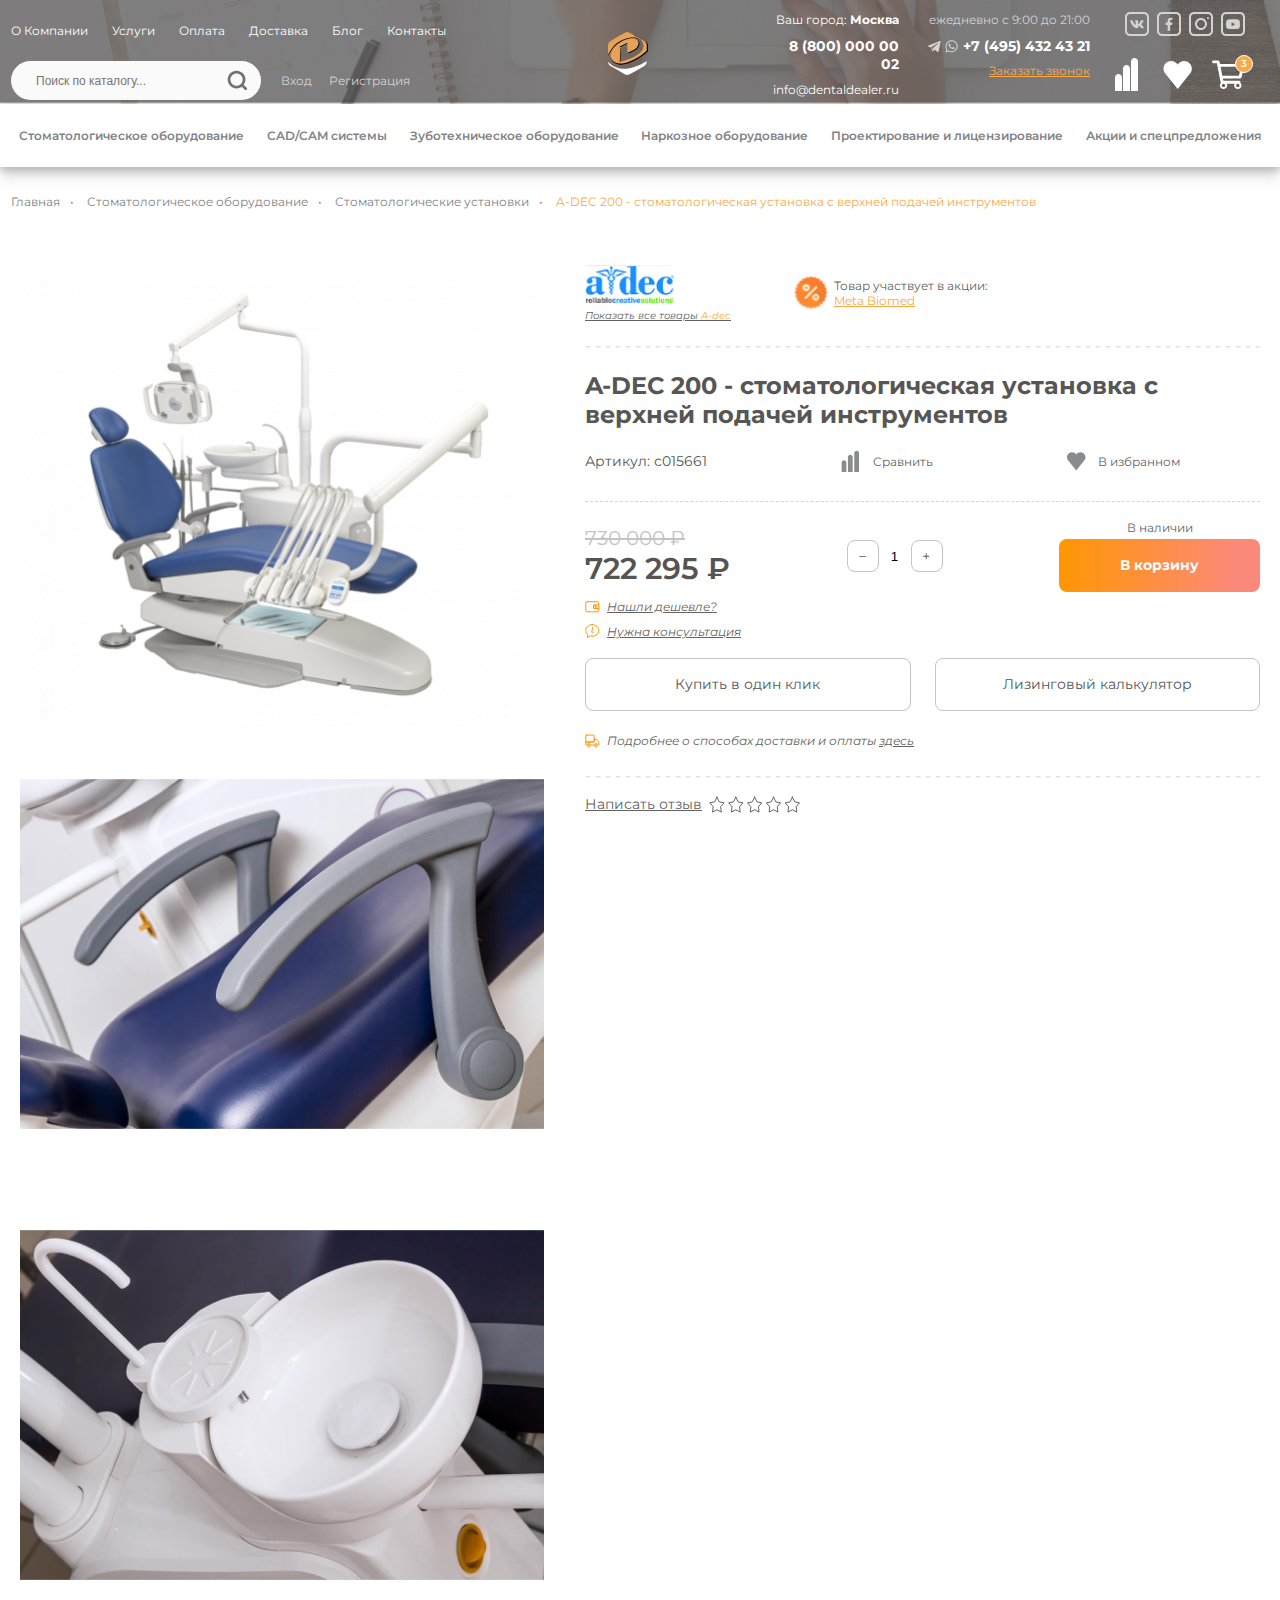
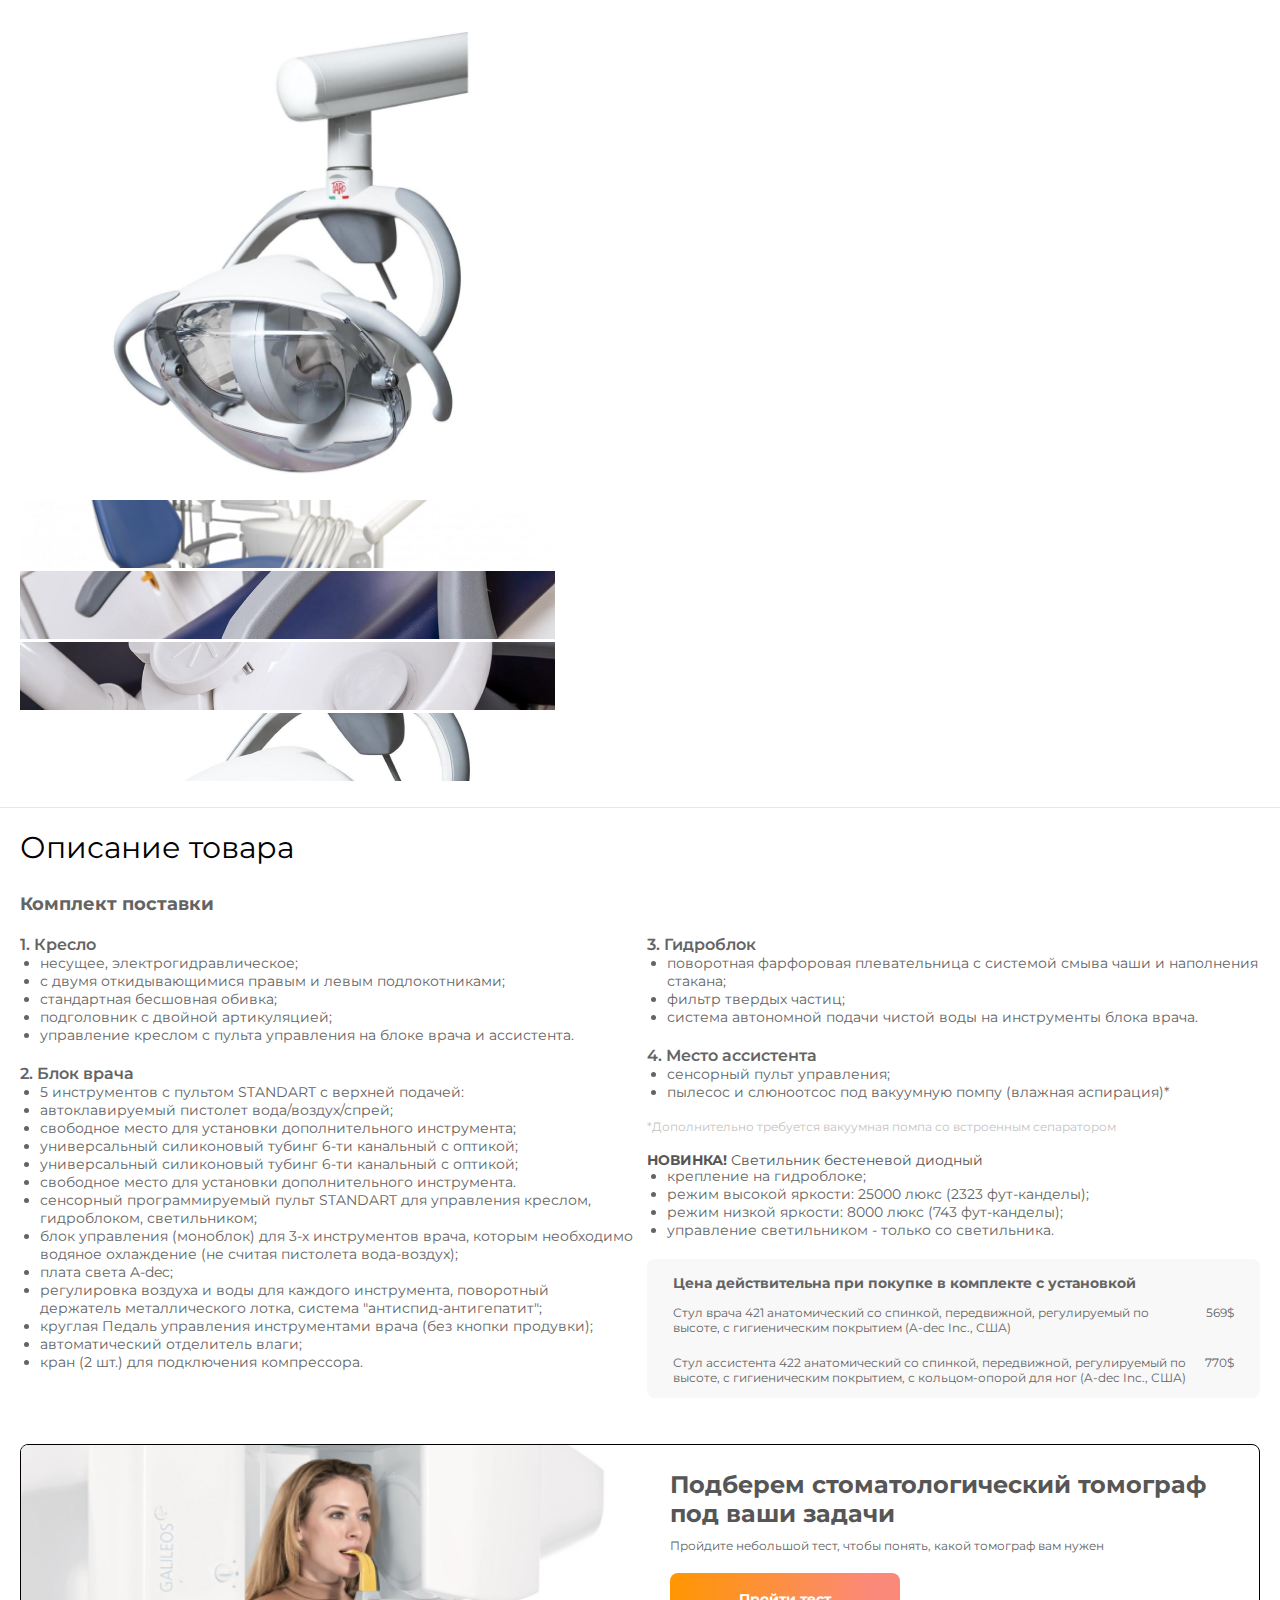
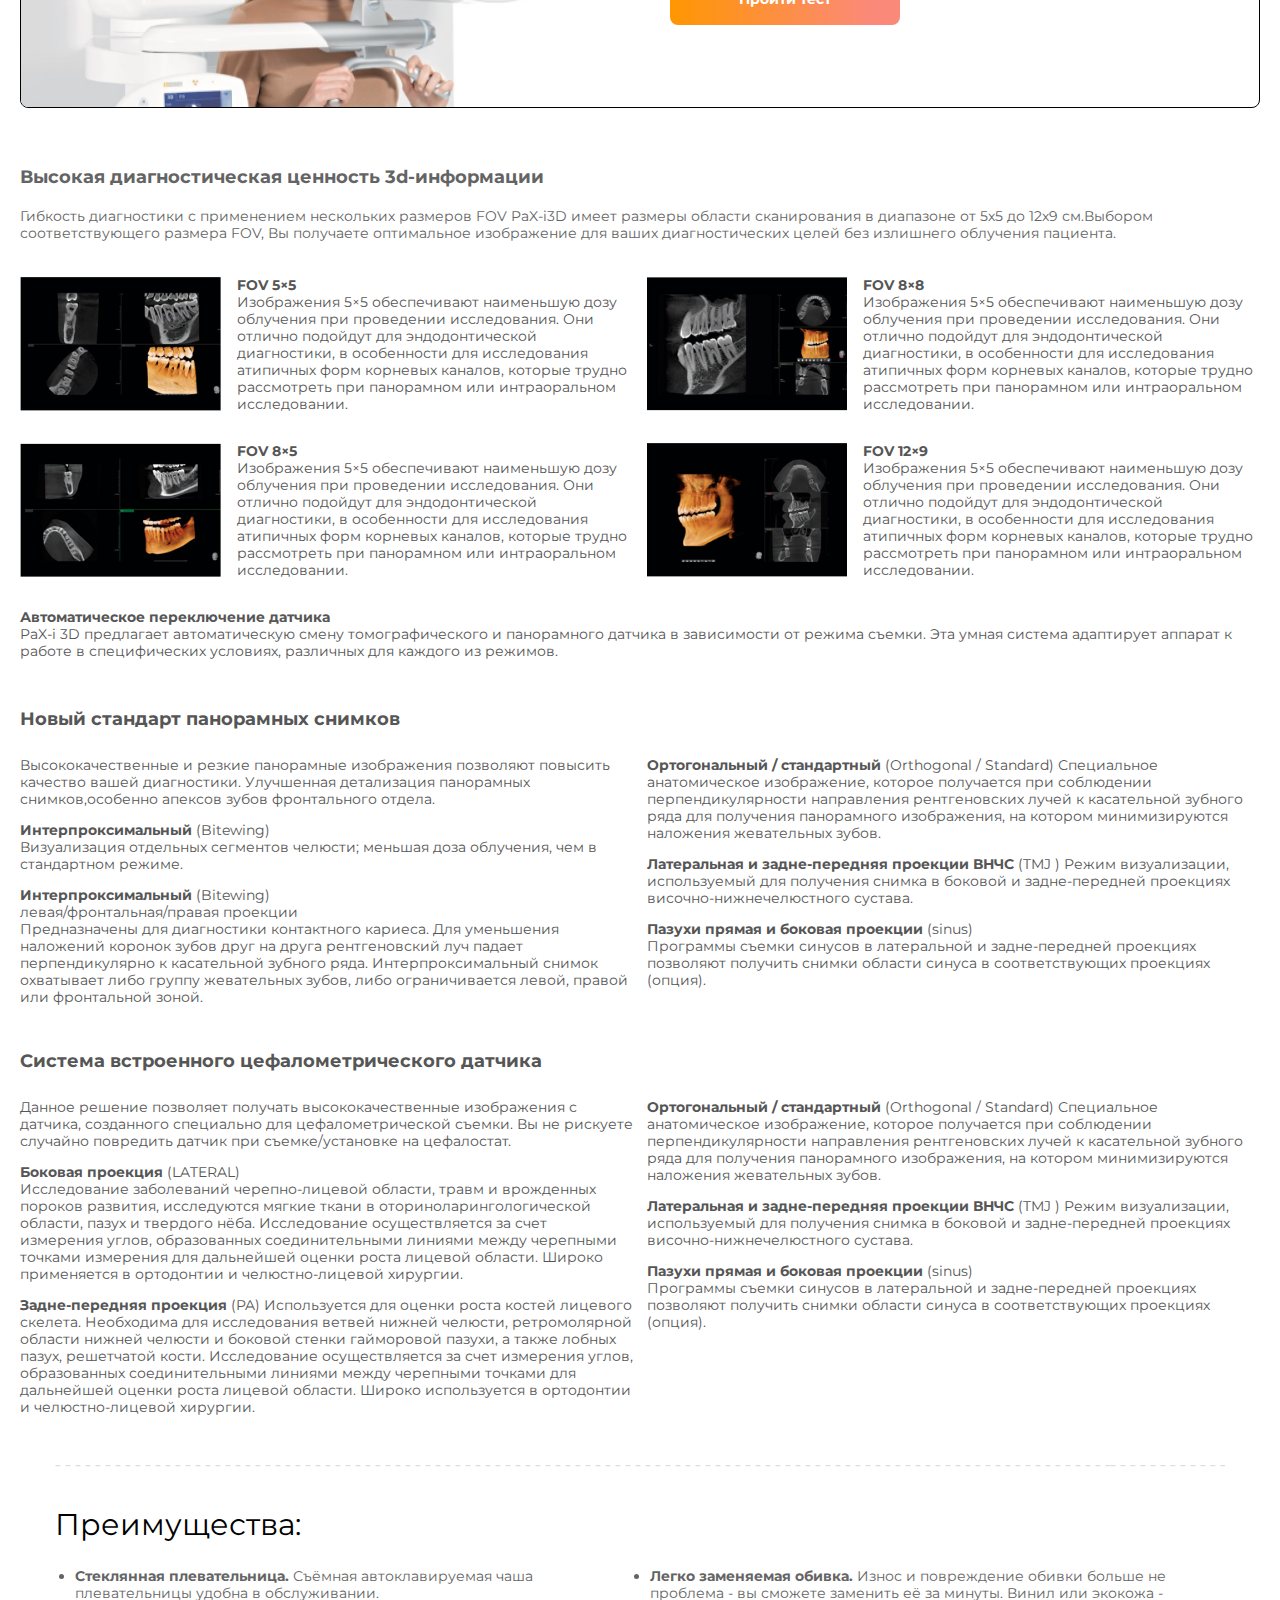
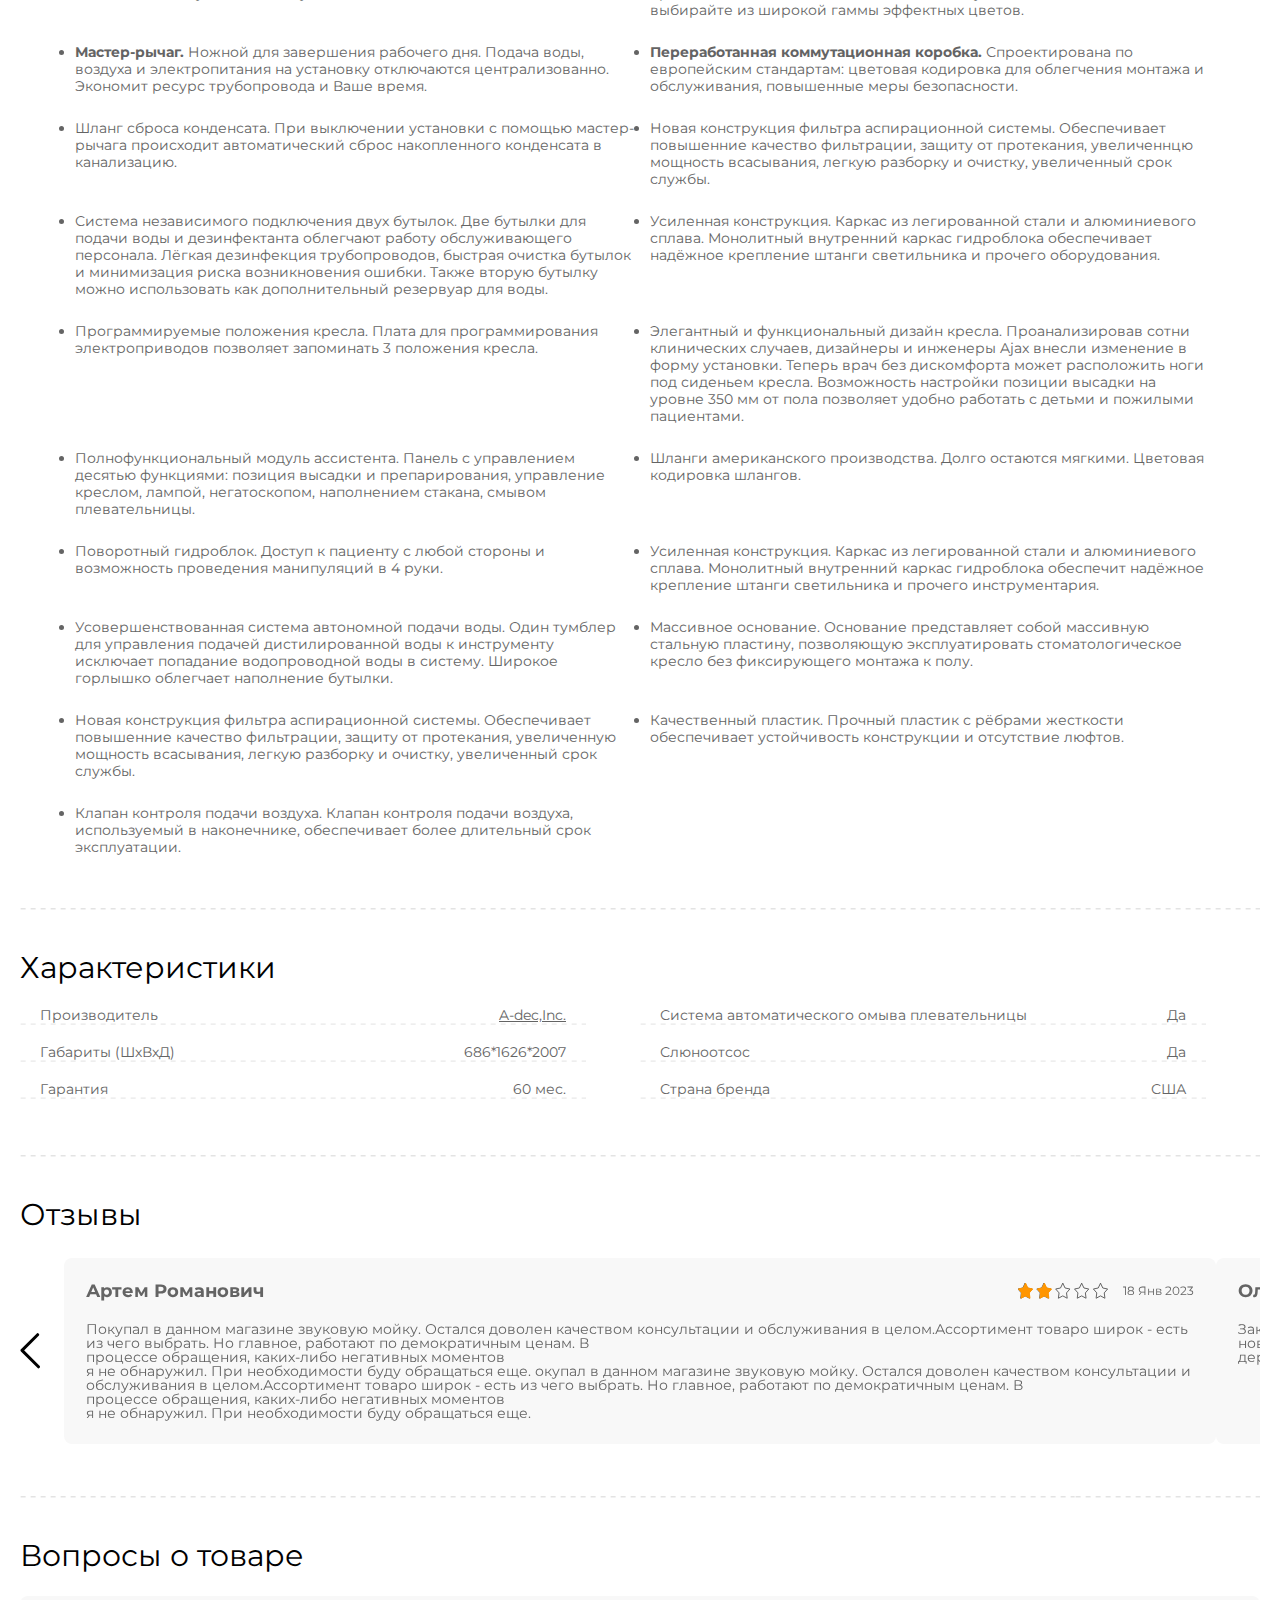
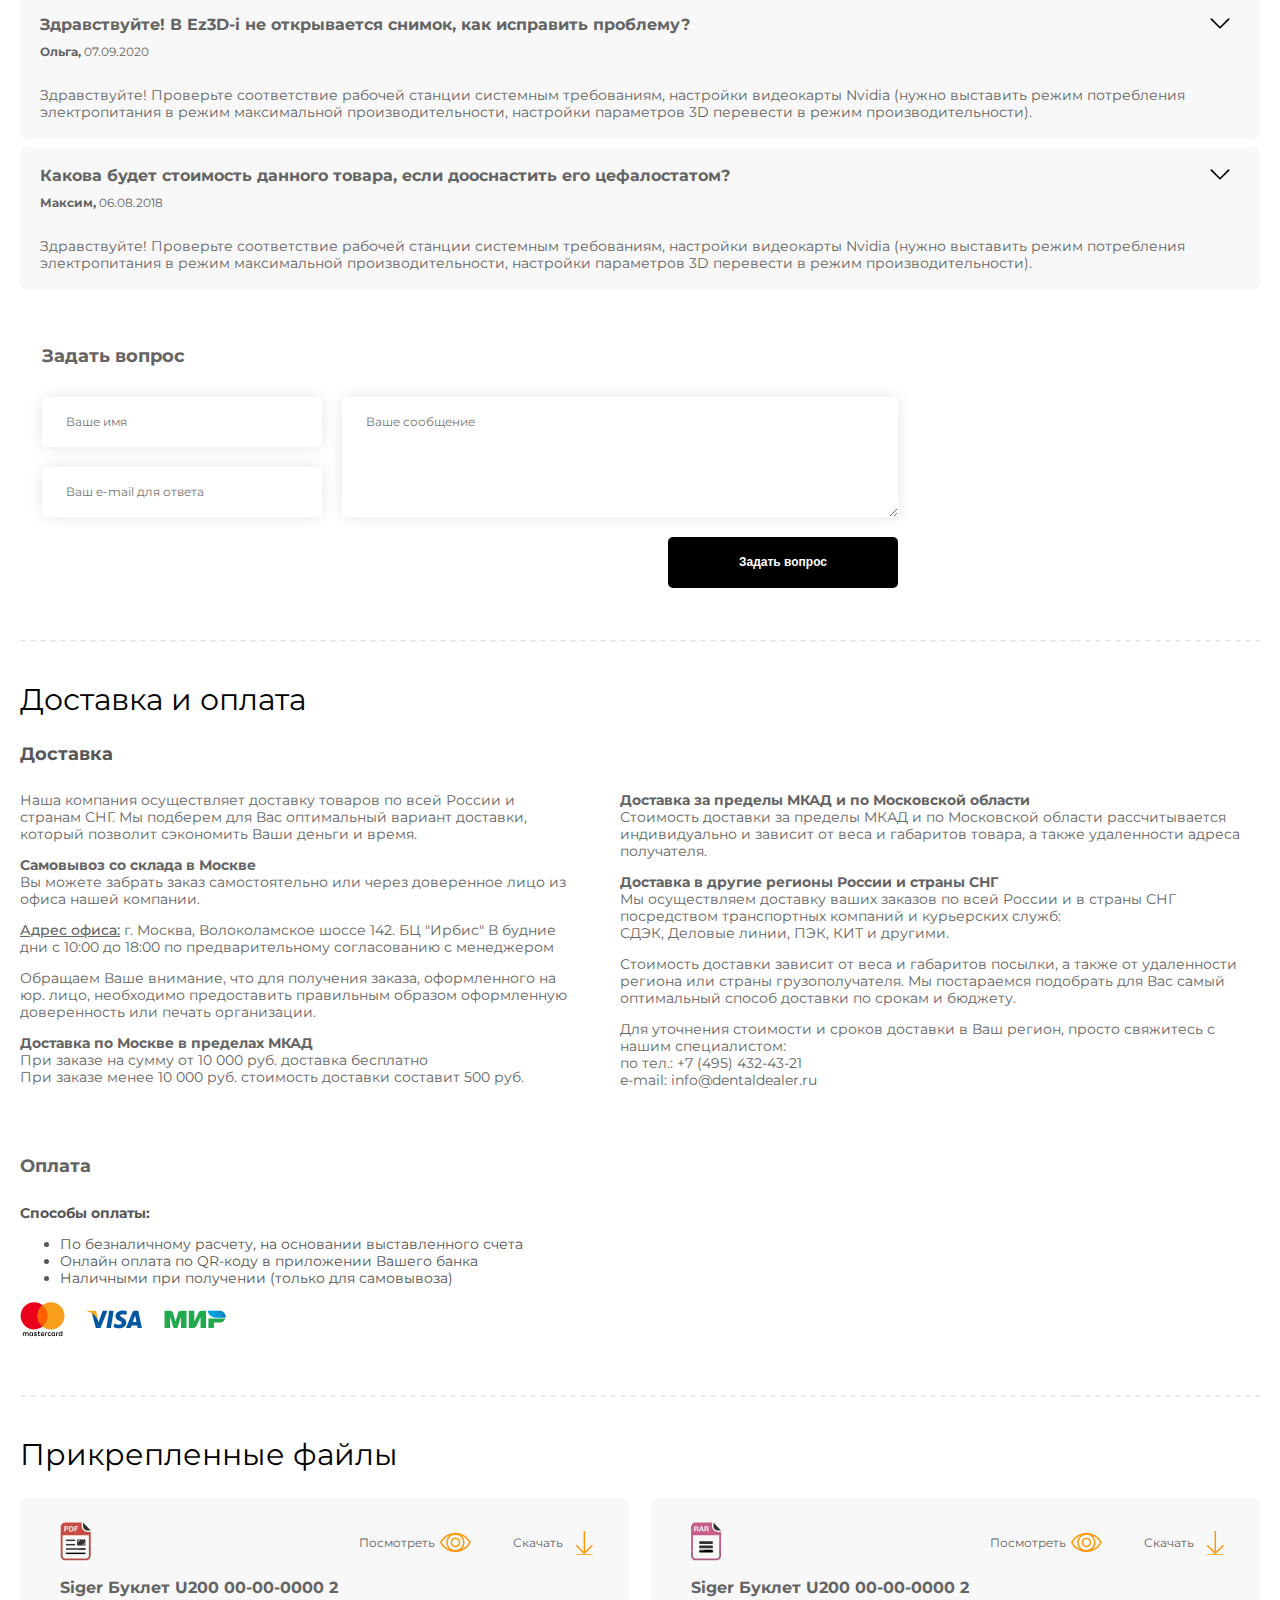
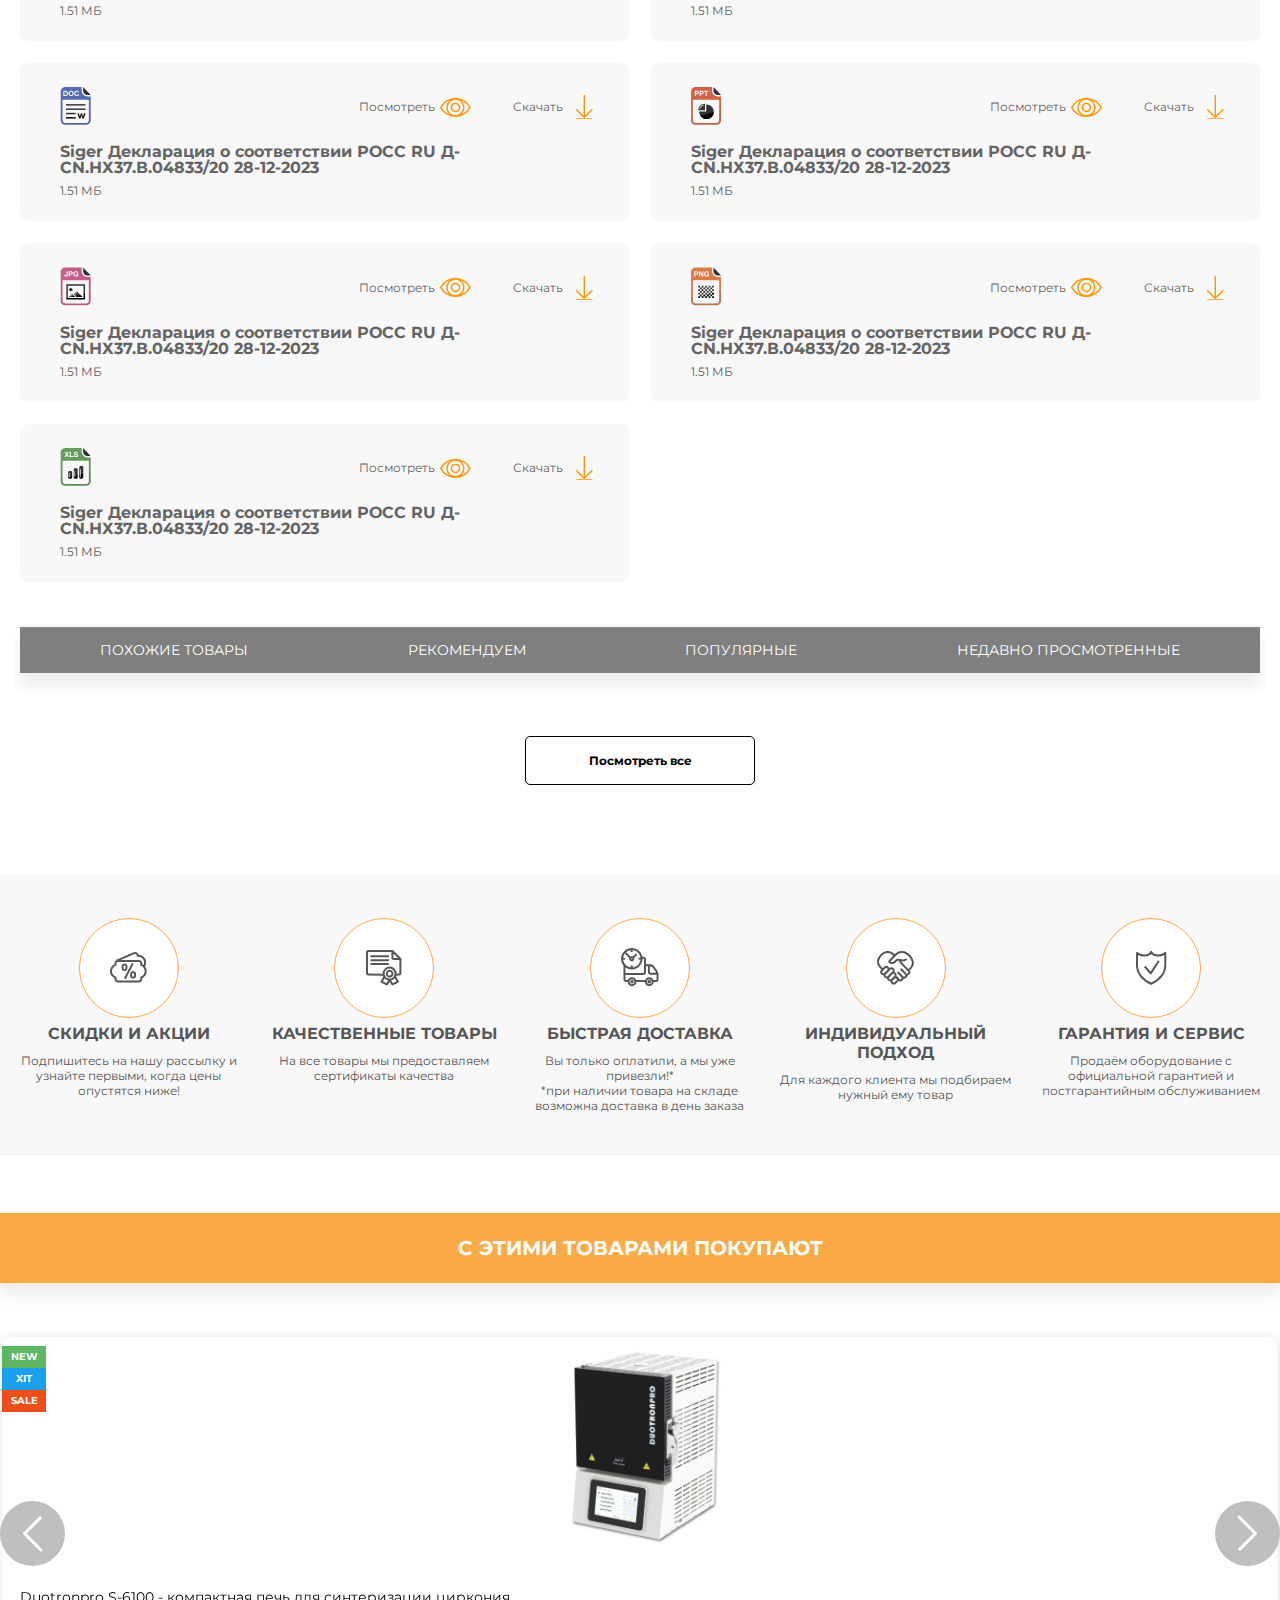
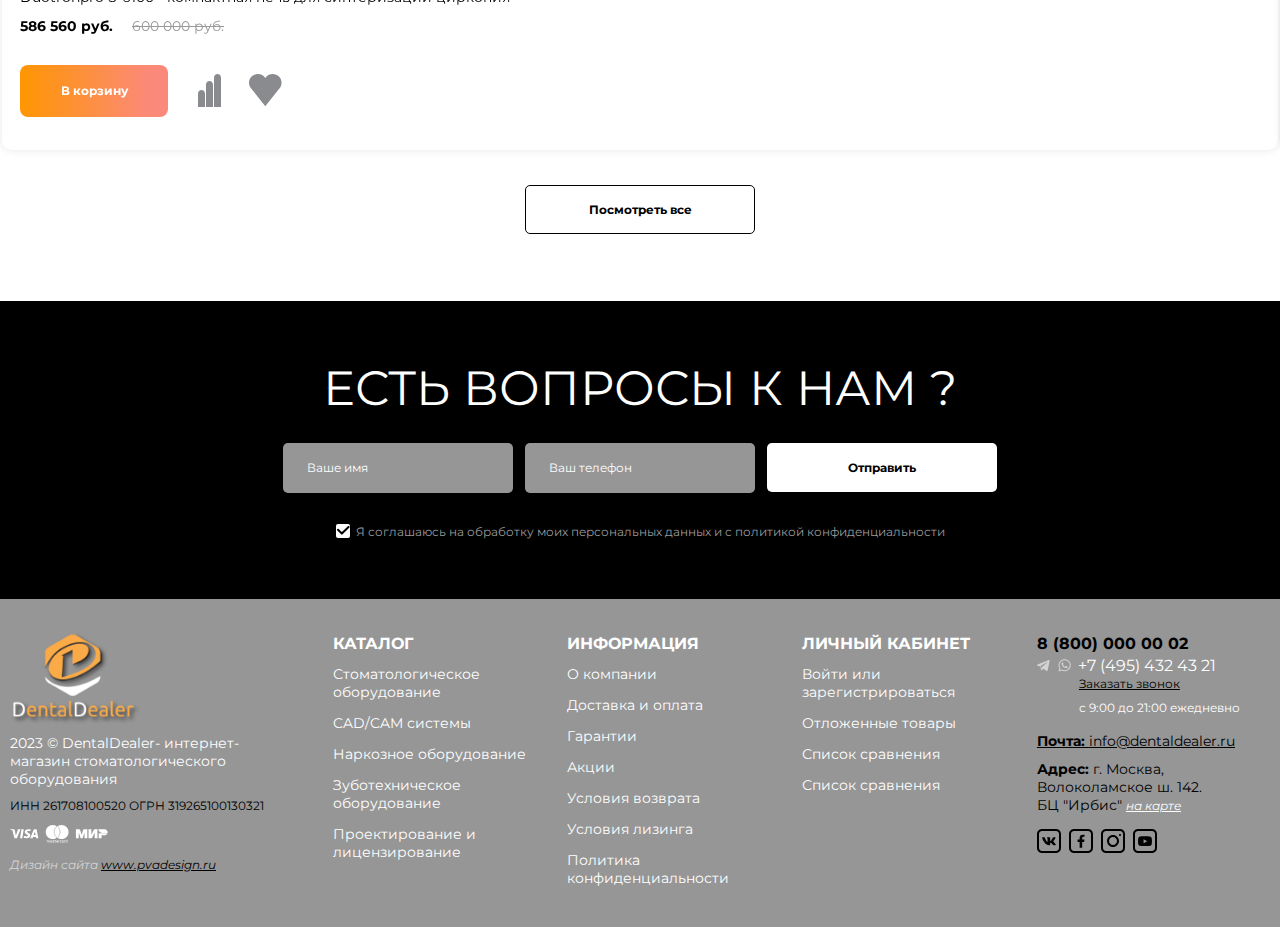
<file: main.html>
<!DOCTYPE html>
<html lang="en">
<head>
<meta charset="UTF-8">
<meta name="viewport" content="width=device-width, initial-scale=1.0">
<title>Тайтл</title>
<link rel="preconnect" href="https://fonts.googleapis.com">
<link rel="preconnect" href="https://fonts.gstatic.com" crossorigin>
<link href="https://fonts.googleapis.com/css2?family=Montserrat:wght@200;300;400;500;600;700;800;900&display=swap" rel="stylesheet">
<link rel="stylesheet" href="css/accordion-min.css">
<link rel="stylesheet" href="css/lightgallery.css">
<link rel="stylesheet" href="css/nouislider.min.css">
<link rel="stylesheet" href="css/main.styles.css">
<link rel="stylesheet" href="css/main.css">
<link rel="stylesheet" href="css/panel.css">
<link rel="stylesheet" href="css/swiper-bundle.min.css">
<script src="https://code.jquery.com/jquery-3.5.1.js" integrity="sha256-QWo7LDvxbWT2tbbQ97B53yJnYU3WhH/C8ycbRAkjPDc=" crossorigin="anonymous" ></script>
</head>
<body>
<div class="menu_burger">
<div class="menu_burger_top">
<div class="logo">
<a href="#">
<img src="files/logo-mob.svg" alt="" class="mob">
</a>
</div>
<div class="mesenjer">
<span><a href="tel:+7 (495) 432 43 21">+7 (495) 432 43 21</a></span>
<span class="tg"><a href="#"></a></span>
<span class="wh"><a href="#"></a></span>
</div>
<a href="#" class="login"></a>
<div class="menuClose"></div>
</div>
<div class="menu_scroll">
<div class="menu_items">
<ul>
<li><a href="">О компании</a></li>
<li><a href="">Контакты</a></li>
<li><a href="">Способы оплаты </a></li>
<li><a href="">Доставка</a></li>
<li><a href="">Борьба с COVID-19</a></li>
</ul>
</div>
<div class="contacts">
<div class="email"><strong>Почта:</strong><a href="mailto:info@dentaldealer.ru">info@dentaldealer.ru</a></div>
<div class="address"><strong>Адрес:</strong> г. Москва, Волоколамское ш. 142. БЦ "Ирбис"   <a href="">на карте</a></div>
<div class="social_block">
<a href="">
<svg xmlns="http://www.w3.org/2000/svg" width="24" height="24" viewBox="0 0 24 24" fill="none">
<path fill-rule="evenodd" clip-rule="evenodd" d="M0 5C0 2.23858 2.23858 0 5 0H19C21.7614 0 24 2.23858 24 5V19C24 21.7614 21.7614 24 19 24H5C2.23858 24 0 21.7614 0 19V5ZM2 5C2 3.34315 3.34315 2 5 2H19C20.6569 2 22 3.34315 22 5V19C22 20.6569 20.6569 22 19 22H5C3.34315 22 2 20.6569 2 19V5ZM18.0684 8.15625C18.5254 8.15625 18.6016 8.41016 18.5254 8.71484C18.3223 9.57812 16.4941 12.168 16.4941 12.168C16.3418 12.4219 16.2656 12.5488 16.4941 12.8281C16.5111 12.8493 16.5784 12.918 16.6801 13.0218C17.1867 13.5391 18.5467 14.9274 18.7793 15.6465C18.9062 16.0781 18.7031 16.2812 18.2715 16.2812H16.7734C16.3715 16.2812 16.1668 16.0578 15.7053 15.5542C15.5254 15.3579 15.3064 15.1189 15.0215 14.834C14.1328 13.9707 13.752 13.8438 13.5234 13.8438C13.1308 13.8438 13.1317 13.975 13.1397 15.091C13.1411 15.2738 13.1426 15.4831 13.1426 15.7227C13.1426 16.0781 13.0156 16.2812 12.0762 16.2812C10.502 16.2812 8.75 15.3418 7.50586 13.5645C5.65234 10.9492 5.14453 8.99414 5.14453 8.58789C5.14453 8.35938 5.24609 8.15625 5.65234 8.15625H7.15039C7.53125 8.15625 7.68359 8.33398 7.83594 8.74023C8.57227 10.873 9.79102 12.752 10.2988 12.752C10.502 12.752 10.5781 12.6504 10.5781 12.168V9.95898C10.5466 9.32846 10.3291 9.06002 10.1688 8.86205C10.0708 8.74113 9.99414 8.6465 9.99414 8.51172C9.99414 8.33398 10.1211 8.15625 10.375 8.15625H12.7109C13.041 8.15625 13.1426 8.33398 13.1426 8.71484V11.6855C13.1426 11.9902 13.2949 12.1172 13.3711 12.1172C13.5742 12.1172 13.7266 11.9902 14.082 11.6602C15.1484 10.4414 15.9102 8.58789 15.9102 8.58789C16.0117 8.35938 16.1895 8.15625 16.5703 8.15625H18.0684Z" fill="#D3D3D3"/>
</svg>
</a>
<a href="">
<svg xmlns="http://www.w3.org/2000/svg" width="24" height="24" viewBox="0 0 24 24" fill="none">
<path fill-rule="evenodd" clip-rule="evenodd" d="M0 5C0 2.23858 2.23858 0 5 0H19C21.7614 0 24 2.23858 24 5V19C24 21.7614 21.7614 24 19 24H5C2.23858 24 0 21.7614 0 19V5ZM2 5C2 3.34315 3.34315 2 5 2H19C20.6569 2 22 3.34315 22 5V19C22 20.6569 20.6569 22 19 22H5C3.34315 22 2 20.6569 2 19V5ZM15.4395 10.6016L15.084 12.9375H13.1797V18.625H10.6406V12.9375H8.55859V10.6016H10.6406V8.79883C10.6406 6.76758 11.8594 5.625 13.7129 5.625C14.6016 5.625 15.541 5.80273 15.541 5.80273V7.80859H14.5C13.4844 7.80859 13.1797 8.41797 13.1797 9.07812V10.6016H15.4395Z" fill="#D3D3D3"/>
</svg>
</a>
<a href="">
<svg xmlns="http://www.w3.org/2000/svg" width="24" height="24" viewBox="0 0 24 24" fill="none">
<path fill-rule="evenodd" clip-rule="evenodd" d="M0 5C0 2.23858 2.23858 0 5 0H19C21.7614 0 24 2.23858 24 5V19C24 21.7614 21.7614 24 19 24H5C2.23858 24 0 21.7614 0 19V5ZM2 5C2 3.34315 3.34315 2 5 2H19C20.6569 2 22 3.34315 22 5V19C22 20.6569 20.6569 22 19 22H5C3.34315 22 2 20.6569 2 19V5ZM20 6C20 6.55228 19.5523 7 19 7C18.4477 7 18 6.55228 18 6C18 5.44772 18.4477 5 19 5C19.5523 5 20 5.44772 20 6ZM12 18C15.3137 18 18 15.3137 18 12C18 8.68629 15.3137 6 12 6C8.68629 6 6 8.68629 6 12C6 15.3137 8.68629 18 12 18ZM12 16C14.2091 16 16 14.2091 16 12C16 9.79086 14.2091 8 12 8C9.79086 8 8 9.79086 8 12C8 14.2091 9.79086 16 12 16Z" fill="#D3D3D3"/>
</svg>
</a>
<a href="">
<svg xmlns="http://www.w3.org/2000/svg" width="24" height="24" viewBox="0 0 24 24" fill="none">
<path fill-rule="evenodd" clip-rule="evenodd" d="M0 5C0 2.23858 2.23858 0 5 0H19C21.7614 0 24 2.23858 24 5V19C24 21.7614 21.7614 24 19 24H5C2.23858 24 0 21.7614 0 19V5ZM2 5C2 3.34315 3.34315 2 5 2H19C20.6569 2 22 3.34315 22 5V19C22 20.6569 20.6569 22 19 22H5C3.34315 22 2 20.6569 2 19V5ZM17.4082 7.64844C17.9922 7.80078 18.4746 8.2832 18.627 8.89258C18.9316 9.95898 18.9316 12.2441 18.9316 12.2441C18.9316 12.2441 18.9316 14.5039 18.627 15.5957C18.4746 16.2051 17.9922 16.6621 17.4082 16.8145C16.3164 17.0938 12 17.0938 12 17.0938C12 17.0938 7.6582 17.0938 6.56641 16.8145C5.98242 16.6621 5.5 16.2051 5.34766 15.5957C5.04297 14.5039 5.04297 12.2441 5.04297 12.2441C5.04297 12.2441 5.04297 9.95898 5.34766 8.89258C5.5 8.2832 5.98242 7.80078 6.56641 7.64844C7.6582 7.34375 12 7.34375 12 7.34375C12 7.34375 16.3164 7.34375 17.4082 7.64844ZM14.1836 12.2441L10.5781 10.1875V14.3008L14.1836 12.2441Z" fill="#D3D3D3"/>
</svg>
</a>
</div>
</div>
</div>
</div>
<div class="site_wrapper">
<div class="header inner_page_header">
<div class="header_mobile">
<div class="block_inner">
<div class="mesenjer">
<span><a href="tel:+7 (495) 432 43 21">+7 (495) 432 43 21</a></span>
<span class="tg"><a href="#"></a></span>
<span class="wh"><a href="#"></a></span>
</div>
<div class="email"><a href="mailto:info@dentaldealer.ru">info@dentaldealer.ru</a></div>
</div>
</div>
<div class="header_top">
<div class="block_inner">
<div class="left_header">
<div class="menu_header">
<ul>
<li><a href="#">О Компании</a></li>
<li><a href="#">Услуги</a></li>
<li><a href="#">Оплата</a></li>
<li><a href="#">Доставка</a></li>
<li><a href="#">Блог</a></li>
<li><a href="#">Контакты</a></li>
</ul>
</div>
<div class="header_bottom">
<div class="search_block">
<form action="">
<input type="text" placeholder="Поиск по каталогу...">
<button class="btn_search"></button>
</form>
</div>
<div class="lk_block">
<a href="" class="lk_btn"></a>
<a href="">Вход</a>
<a href="">Регистрация</a>
</div>
<div class="burger"></div>
</div>
</div>
<div class="logo">
<a href="#">
<img src="files/logo.svg" alt="" class="pc">
<img src="files/logo-mob.svg" alt="" class="mob">
</a>
</div>
<div class="right_header">
<div class="contacts">
<div class="city">Ваш город: <strong>Москва</strong></div>
<div class="phone"><a href="tel:88000000002">8 (800) 000 00 02</a></div>
<div class="email"><a href="mailto:info@dentaldealer.ru">info@dentaldealer.ru</a></div>
</div>
<div class="datal_header">
<div class="time">ежедневно с 9:00 до 21:00</div>
<div class="mesenjer">
<span class="tg"><a href="#"></a></span>
<span class="wh"><a href="#"></a></span>
<span><a href="tel:+7 (495) 432 43 21">+7 (495) 432 43 21</a></span>
</div>
<div class="btn_link">Заказать звонок</div>
</div>
<div class="modul_header">
<div class="social_block">
<a href="">
<svg xmlns="http://www.w3.org/2000/svg" width="24" height="24" viewBox="0 0 24 24" fill="none">
<path fill-rule="evenodd" clip-rule="evenodd" d="M0 5C0 2.23858 2.23858 0 5 0H19C21.7614 0 24 2.23858 24 5V19C24 21.7614 21.7614 24 19 24H5C2.23858 24 0 21.7614 0 19V5ZM2 5C2 3.34315 3.34315 2 5 2H19C20.6569 2 22 3.34315 22 5V19C22 20.6569 20.6569 22 19 22H5C3.34315 22 2 20.6569 2 19V5ZM18.0684 8.15625C18.5254 8.15625 18.6016 8.41016 18.5254 8.71484C18.3223 9.57812 16.4941 12.168 16.4941 12.168C16.3418 12.4219 16.2656 12.5488 16.4941 12.8281C16.5111 12.8493 16.5784 12.918 16.6801 13.0218C17.1867 13.5391 18.5467 14.9274 18.7793 15.6465C18.9062 16.0781 18.7031 16.2812 18.2715 16.2812H16.7734C16.3715 16.2812 16.1668 16.0578 15.7053 15.5542C15.5254 15.3579 15.3064 15.1189 15.0215 14.834C14.1328 13.9707 13.752 13.8438 13.5234 13.8438C13.1308 13.8438 13.1317 13.975 13.1397 15.091C13.1411 15.2738 13.1426 15.4831 13.1426 15.7227C13.1426 16.0781 13.0156 16.2812 12.0762 16.2812C10.502 16.2812 8.75 15.3418 7.50586 13.5645C5.65234 10.9492 5.14453 8.99414 5.14453 8.58789C5.14453 8.35938 5.24609 8.15625 5.65234 8.15625H7.15039C7.53125 8.15625 7.68359 8.33398 7.83594 8.74023C8.57227 10.873 9.79102 12.752 10.2988 12.752C10.502 12.752 10.5781 12.6504 10.5781 12.168V9.95898C10.5466 9.32846 10.3291 9.06002 10.1688 8.86205C10.0708 8.74113 9.99414 8.6465 9.99414 8.51172C9.99414 8.33398 10.1211 8.15625 10.375 8.15625H12.7109C13.041 8.15625 13.1426 8.33398 13.1426 8.71484V11.6855C13.1426 11.9902 13.2949 12.1172 13.3711 12.1172C13.5742 12.1172 13.7266 11.9902 14.082 11.6602C15.1484 10.4414 15.9102 8.58789 15.9102 8.58789C16.0117 8.35938 16.1895 8.15625 16.5703 8.15625H18.0684Z" fill="#D3D3D3"/>
</svg>
</a>
<a href="">
<svg xmlns="http://www.w3.org/2000/svg" width="24" height="24" viewBox="0 0 24 24" fill="none">
<path fill-rule="evenodd" clip-rule="evenodd" d="M0 5C0 2.23858 2.23858 0 5 0H19C21.7614 0 24 2.23858 24 5V19C24 21.7614 21.7614 24 19 24H5C2.23858 24 0 21.7614 0 19V5ZM2 5C2 3.34315 3.34315 2 5 2H19C20.6569 2 22 3.34315 22 5V19C22 20.6569 20.6569 22 19 22H5C3.34315 22 2 20.6569 2 19V5ZM15.4395 10.6016L15.084 12.9375H13.1797V18.625H10.6406V12.9375H8.55859V10.6016H10.6406V8.79883C10.6406 6.76758 11.8594 5.625 13.7129 5.625C14.6016 5.625 15.541 5.80273 15.541 5.80273V7.80859H14.5C13.4844 7.80859 13.1797 8.41797 13.1797 9.07812V10.6016H15.4395Z" fill="#D3D3D3"/>
</svg>
</a>
<a href="">
<svg xmlns="http://www.w3.org/2000/svg" width="24" height="24" viewBox="0 0 24 24" fill="none">
<path fill-rule="evenodd" clip-rule="evenodd" d="M0 5C0 2.23858 2.23858 0 5 0H19C21.7614 0 24 2.23858 24 5V19C24 21.7614 21.7614 24 19 24H5C2.23858 24 0 21.7614 0 19V5ZM2 5C2 3.34315 3.34315 2 5 2H19C20.6569 2 22 3.34315 22 5V19C22 20.6569 20.6569 22 19 22H5C3.34315 22 2 20.6569 2 19V5ZM20 6C20 6.55228 19.5523 7 19 7C18.4477 7 18 6.55228 18 6C18 5.44772 18.4477 5 19 5C19.5523 5 20 5.44772 20 6ZM12 18C15.3137 18 18 15.3137 18 12C18 8.68629 15.3137 6 12 6C8.68629 6 6 8.68629 6 12C6 15.3137 8.68629 18 12 18ZM12 16C14.2091 16 16 14.2091 16 12C16 9.79086 14.2091 8 12 8C9.79086 8 8 9.79086 8 12C8 14.2091 9.79086 16 12 16Z" fill="#D3D3D3"/>
</svg>
</a>
<a href="">
<svg xmlns="http://www.w3.org/2000/svg" width="24" height="24" viewBox="0 0 24 24" fill="none">
<path fill-rule="evenodd" clip-rule="evenodd" d="M0 5C0 2.23858 2.23858 0 5 0H19C21.7614 0 24 2.23858 24 5V19C24 21.7614 21.7614 24 19 24H5C2.23858 24 0 21.7614 0 19V5ZM2 5C2 3.34315 3.34315 2 5 2H19C20.6569 2 22 3.34315 22 5V19C22 20.6569 20.6569 22 19 22H5C3.34315 22 2 20.6569 2 19V5ZM17.4082 7.64844C17.9922 7.80078 18.4746 8.2832 18.627 8.89258C18.9316 9.95898 18.9316 12.2441 18.9316 12.2441C18.9316 12.2441 18.9316 14.5039 18.627 15.5957C18.4746 16.2051 17.9922 16.6621 17.4082 16.8145C16.3164 17.0938 12 17.0938 12 17.0938C12 17.0938 7.6582 17.0938 6.56641 16.8145C5.98242 16.6621 5.5 16.2051 5.34766 15.5957C5.04297 14.5039 5.04297 12.2441 5.04297 12.2441C5.04297 12.2441 5.04297 9.95898 5.34766 8.89258C5.5 8.2832 5.98242 7.80078 6.56641 7.64844C7.6582 7.34375 12 7.34375 12 7.34375C12 7.34375 16.3164 7.34375 17.4082 7.64844ZM14.1836 12.2441L10.5781 10.1875V14.3008L14.1836 12.2441Z" fill="#D3D3D3"/>
</svg>
</a>
</div>
<div class="shop_actions">
<div class="compare_action"></div>
<div class="favorites_action"></div>
<a href="#" class="cart_mini">
<span class="count">3</span>
</a>
</div>
</div>
</div>											
</div>
</div>
<div class="header_bot_menu">
<div class="block_inner">
<ul>
<li><a href="">Стоматологическое оборудование </a></li>
<li><a href="">CAD/CAM системы</a></li>
<li><a href="">Зуботехническое оборудование</a></li>
<li><a href="">Наркозное оборудование</a></li>
<li><a href="">Проектирование и лицензирование</a></li>
<li><a href="">Акции и спецпредложения</a></li>
</ul>
</div>
</div>
</div>
<div class="content_block_wr"><div class="site_path">
<div class="block_inner">
<ul>
<li><a href="">Главная</a><span>•</span></li>
<li><a href="">Стоматологическое оборудование</a><span>•</span></li>
<li><a href="">Стоматологические установки</a><span>•</span></li>
<li>A-DEC 200 - стоматологическая установка с верхней подачей инструментов</li>
</ul>
</div>
</div>
<div class="content">
<div class="content__left">
<div id="elementNavigation" class="column fixed_menu">
<div class="tabs changeTabs">
<div class="tab" data-id=""><a href="/polimernye_smoly_dlya_3d_printerov/">Вернуться в раздел<img src="img/elementNavIco1.png" alt="Вернуться в раздел"></a></div>
<div class="tab active" data-id="browse"><a href="#">Обзор товара<img src="img/elementNavIco2.png" alt="Обзор товара"></a></div>
<div class="tab" data-id="detailText"><a href="#">Описание<img src="img/elementNavIco8.png" alt="Описание"></a></div>
<div class="tab" data-id="elementProperties"><a href="#">Характеристики<img src="img/elementNavIco9.png" alt="Характеристики"></a></div>
<div class="tab" data-id="reviewsBlock"><a href="#">Отзывы<div class="img_empt"></div></a></div>
<div class="tab" data-id="questionsBlock"><a href="#">Вопросы о товаре<div class="img_empt"></div></a></div>
<div class="tab" data-id="paymentBlock"><a href="#">Оплата и доставка<div class="img_empt"></div></a></div>
<div class="tab" data-id="filesBlock"><a href="#">Прикрепленные файлы<div class="img_empt"></div></a></div>
<div class="tab" data-id="similarBlock"><a href="#">Аналоги<div class="img_empt"></div></a></div>
</div>
</div>
</div>
<div class="content__right">
<div class="content__right-inner">
<div class="product_main_page">
<div class="product__left">
<div class="product__left-slider">
<div class="product__left-slider-image">
<a href="img/product1.png"><img src="img/product1.png" alt=""></a>
</div>
<div class="product__left-slider-image">
<a href="files/prod2.jpg"><img src="files/prod2.jpg" alt=""></a>
</div>
<div class="product__left-slider-image">
<a href="files/prod3.jpg"><img src="files/prod3.jpg" alt=""></a>
</div>
<div class="product__left-slider-image">
<a href="files/prod4.jpg"><img src="files/prod4.jpg" alt=""></a>
</div>
</div>
<div class="product__left-slider-thumbs">
<img src="img/product1.png" alt="">
<img src="files/prod2.jpg" alt="">
<img src="files/prod3.jpg" alt="">
<img src="files/prod4.jpg" alt="">
</div>
</div>
<div class="product__right">
<div class="brands_block">
<div class="brands_block__left">
<a href="#" class="brands_block__left-image"><img src="img/acdec.svg" alt=""></a>
<a href="#" class="brands_block__left-link">Показать все товары <span>A-dec</span></a>
</div>
<div class="brands_block__right">
<a class="brands_block__right-image"><img src="img/skidka.svg" alt=""></a>
<div class="brands_block__right-link">
<span>Товар участвует в акции:</span>
<a href="#">Meta Biomed</a>
</div>
</div>
</div>
<div class="product__name">
<a href="#">A-DEC 200 - стоматологическая установка с верхней подачей инструментов</a>
</div>
<div class="product__info">
<div class="product__article">Артикул: с015661</div>
<a class="product__compare" href="#">Сравнить</a>
<a class="product__wish" href="#">В избранном</a>
</div>
<div class="product__additional">
<div class="product__price">
<div class="product__price-old">730 000 ₽</div>
<div class="product__price-current">722 295 ₽</div>
</div>
<div class="product__amount">
<button class="product__amount-minus"></button>
<input type="text" amount="1" value="1" id="product-quantity">
<button class="product__amount-plus"></button>
</div>
<div class="product__sell">
<div class="product__stock">В наличии</div>
<button class="product__button">В корзину</button>
</div>
</div>
<div class="product__links">
<a href="#" class="product__links-first">Нашли дешевле?</a>
<a href="#" class="product__links-second">Нужна консультация</a>
</div>
<div class="product__buttons">
<a href="#" class="buy-one-click">Купить в один клик</a>
<a href="#" class="product__calc">Лизинговый калькулятор</a>
</div>
<div class="product__delivery">Подробнее о способах доставки и оплаты <a href="#">здесь</a></div>
<div class="product__reviews">
<a href="#" class="product__reviews-link">Написать отзыв</a>
<div class="product__reviews-stars"></div>
</div>
</div>
</div>
<div id="detailText" class="detailText">
<h2 class="detailText__title accordion-opener-js">Описание товара</h2>
<div class="detailText__body-wr accordion-body-js">
<div class="detailText__subtitle">Комплект поставки</div>
<div class="detailText__body">
<ul>
<li>
<span class="detailText__item-title">1. Кресло</span>
<ul>
<li>несущее, электрогидравлическое;</li>
<li>с двумя откидывающимися правым и левым подлокотниками;</li>
<li>стандартная бесшовная обивка;</li>
<li>подголовник с двойной артикуляцией;</li>
<li>управление креслом с пульта управления на блоке врача и ассистента.</li>
</ul>
</li>
<li>
<span class="detailText__item-title">2. Блок врача</span>
<ul>
<li>5 инструментов с пультом STANDART с верхней подачей:</li>
<li>автоклавируемый пистолет вода/воздух/спрей;</li>
<li>свободное место для установки дополнительного инструмента;</li>
<li>универсальный силиконовый тубинг 6-ти канальный с оптикой;</li>
<li>универсальный силиконовый тубинг 6-ти канальный с оптикой;</li>
<li>свободное место для установки дополнительного инструмента.</li>
<li>сенсорный программируемый пульт STANDART для управления креслом, гидроблоком, светильником;</li>
<li>блок управления (моноблок) для 3-х инструментов врача, которым необходимо водяное охлаждение (не считая пистолета вода-воздух);</li>
<li>плата света A-dec;</li>
<li>регулировка воздуха и воды для каждого инструмента, поворотный держатель металлического лотка, система "антиспид-антигепатит";</li>
<li>круглая Педаль управления инструментами врача (без кнопки продувки);</li>
<li>автоматический отделитель влаги;</li>
<li>кран (2 шт.) для подключения компрессора.</li>
</ul>
</li>
<li>
<span class="detailText__item-title">3. Гидроблок</span>
<ul>
<li>поворотная фарфоровая плевательница с системой смыва чаши и наполнения стакана;</li>
<li>фильтр твердых частиц;</li>
<li>система автономной подачи чистой воды на инструменты блока врача.</li>
</ul>
</li>
<li>
<span class="detailText__item-title">4. Место ассистента</span>
<ul>
<li>сенсорный пульт управления;</li>
<li>пылесос и слюноотсос под вакуумную помпу (влажная аспирация)*</li>
</ul>
</li>
<li>
<div class="dop_item">*Дополнительно требуется вакуумная помпа со встроенным сепаратором</div>
</li>
<li>
<b>НОВИНКА!</b> Светильник бестеневой диодный
<ul>
<li>крепление на гидроблоке;</li>
<li>режим высокой яркости: 25000 люкс (2323 фут-канделы);</li>
<li>режим низкой яркости: 8000 люкс (743 фут-канделы);</li>
<li>управление светильником - только со светильника.</li>
</ul>
</li>
<li class="actual_price">
<div class="actual_price__title">Цена действительна при покупке в комплекте с установкой</div>
<div class="actual_price__body">
<div class="actual_price__item">
<div class="actual_price__item-title">Стул врача 421 анатомический со спинкой, передвижной, регулируемый по высоте, с гигиеническим покрытием (A-dec Inc., США)</div>
<div class="actual_price__item-price">569$</div>
</div>
<div class="actual_price__item">
<div class="actual_price__item-title">Стул ассистента 422 анатомический со спинкой, передвижной, регулируемый по высоте, с гигиеническим покрытием, с кольцом-опорой для ног (A-dec Inc., США)</div>
<div class="actual_price__item-price">770$</div>
</div>
</div>
</li>
</ul>
</div>
</div>
</div>
<div class="testing_block">
<div class="testing_block__left"><img src="img/testing.png" alt=""></div>
<div class="testing_block__right">
<div class="testing_block__title">Подберем стоматологический томограф под ваши задачи</div>
<div class="testing_block__desc">Пройдите небольшой тест, чтобы понять, какой томограф вам нужен</div>
<div class="testing_block__link"><a href="#">Пройти тест</a></div>
</div>
</div>
<div class="details_second">
<div class="details_second__title">Высокая диагностическая ценность 3d-информации</div>
<div class="details_second__desc">Гибкость диагностики с применением нескольких размеров FOV PaX-i3D имеет размеры области сканирования в диапазоне от 5х5 до 12х9 см.Выбором соответствующего размера FOV, Вы получаете оптимальное изображение для ваших диагностических целей без излишнего облучения пациента.</div>
<div class="details_second__items-wrap">
<div class="details_second__item">
<div class="details_second__item-left">
<img src="img/chel1.jpg" alt="">
</div>
<div class="details_second__item-right">
<div class="title">FOV 5×5</div>
<div class="body">Изображения 5×5 обеспечивают наименьшую дозу облучения при проведении исследования. Они отлично подойдут для эндодонтической диагностики, в особенности для исследования атипичных форм корневых каналов, которые трудно рассмотреть при панорамном или интраоральном исследовании.</div>
</div>
</div>
<div class="details_second__item">
<div class="details_second__item-left">
<img src="img/chel2.jpg" alt="">
</div>
<div class="details_second__item-right">
<div class="title">FOV 8×8</div>
<div class="body">Изображения 5×5 обеспечивают наименьшую дозу облучения при проведении исследования. Они отлично подойдут для эндодонтической диагностики, в особенности для исследования атипичных форм корневых каналов, которые трудно рассмотреть при панорамном или интраоральном исследовании.</div>
</div>
</div>
<div class="details_second__item">
<div class="details_second__item-left">
<img src="img/chel3.jpg" alt="">
</div>
<div class="details_second__item-right">
<div class="title">FOV 8×5</div>
<div class="body">Изображения 5×5 обеспечивают наименьшую дозу облучения при проведении исследования. Они отлично подойдут для эндодонтической диагностики, в особенности для исследования атипичных форм корневых каналов, которые трудно рассмотреть при панорамном или интраоральном исследовании.</div>
</div>
</div>
<div class="details_second__item">
<div class="details_second__item-left">
<img src="img/chel4.jpg" alt="">
</div>
<div class="details_second__item-right">
<div class="title">FOV 12×9</div>
<div class="body">Изображения 5×5 обеспечивают наименьшую дозу облучения при проведении исследования. Они отлично подойдут для эндодонтической диагностики, в особенности для исследования атипичных форм корневых каналов, которые трудно рассмотреть при панорамном или интраоральном исследовании.</div>
</div>
</div>
</div>
<div class="details_second__info">
<div class="details_second__info-title">Автоматическое переключение датчика</div>
<div class="details_second__info-body">PaX-i 3D предлагает автоматическую смену томографического и панорамного датчика в зависимости от режима съемки. Эта умная система адаптирует аппарат к работе в специфических условиях, различных для каждого из режимов.</div>
</div>
</div>
<div class="details_third">
<div class="details_third__title">Новый стандарт панорамных снимков</div>
<div class="details_third__items-wrap">
<div class="details_third__left">
<p>Высококачественные и резкие панорамные изображения позволяют повысить качество вашей диагностики. Улучшенная детализация панорамных снимков,особенно апексов зубов фронтального отдела.</p>
<p><b>Интерпроксимальный</b> (Bitewing) <br>Визуализация отдельных сегментов челюсти; меньшая доза облучения, чем в стандартном режиме.</p>
<p><b>Интерпроксимальный</b> (Bitewing)<br>левая/фронтальная/правая проекции<br>Предназначены для диагностики контактного кариеса. Для уменьшения наложений коронок зубов друг на друга рентгеновский луч падает перпендикулярно к касательной зубного ряда. Интерпроксимальный снимок охватывает либо группу жевательных зубов, либо ограничивается левой, правой или фронтальной зоной.</p>
</div>
<div class="details_third__right">
<p><b>Ортогональный / стандартный</b> (Orthogonal / Standard) Специальное анатомическое изображение, которое получается при соблюдении перпендикулярности направления рентгеновских лучей к касательной зубного ряда для получения панорамного изображения, на котором минимизируются наложения жевательных зубов.</p>
<p><b>Латеральная и задне-передняя проекции ВНЧС</b> (TMJ ) Режим визуализации, используемый для получения снимка в боковой и задне-передней проекциях височно-нижнечелюстного сустава.</p>
<p><b>Пазухи прямая и боковая проекции</b> (sinus) <br>Программы съемки синусов в латеральной и задне-передней проекциях позволяют получить снимки области синуса в соответствующих проекциях (опция).</p>
</div>
</div>
</div>
<div class="details_fourth">
<div class="details_fourth__title">Система встроенного цефалометрического датчика</div>
<div class="details_fourth__items-wrap">
<div class="details_fourth__left">
<p>Данное решение позволяет получать высококачественные изображения с датчика, созданного специально для цефалометрической съемки. Вы не рискуете случайно повредить датчик при съемке/установке на цефалостат.</p>
<p><b>Боковая проекция</b> (LATERAL) <br>Исследование заболеваний черепно-лицевой области, травм и врожденных пороков развития, исследуются мягкие ткани в оториноларингологической области, пазух и твердого нёба. Исследование осуществляется за счет измерения углов, образованных соединительными линиями между черепными точками измерения для дальнейшей оценки роста лицевой области. Широко применяется в ортодонтии и челюстно-лицевой хирургии.</p>
<p><b>Задне-передняя проекция</b> (PA) Используется для оценки роста костей лицевого скелета. Необходима для исследования ветвей нижней челюсти, ретромолярной области нижней челюсти и боковой стенки гайморовой пазухи, а также лобных пазух, решетчатой кости. Исследование осуществляется за счет измерения углов, образованных соединительными линиями между черепными точками для дальнейшей оценки роста лицевой области. Широко используется в ортодонтии и челюстно-лицевой хирургии.</p>
</div>
<div class="details_fourth__right">
<p><b>Ортогональный / стандартный</b> (Orthogonal / Standard) Специальное анатомическое изображение, которое получается при соблюдении перпендикулярности направления рентгеновских лучей к касательной зубного ряда для получения панорамного изображения, на котором минимизируются наложения жевательных зубов.</p>
<p><b>Латеральная и задне-передняя проекции ВНЧС</b> (TMJ ) Режим визуализации, используемый для получения снимка в боковой и задне-передней проекциях височно-нижнечелюстного сустава.</p>
<p><b>Пазухи прямая и боковая проекции</b> (sinus) <br>Программы съемки синусов в латеральной и задне-передней проекциях позволяют получить снимки области синуса в соответствующих проекциях (опция).</p>
</div>
</div>
</div>
<div class="advantages_block">
<h2>Преимущества:</h2>
<div class="advantages_block__body">
<ul>
<li><strong>Стеклянная плевательница.</strong> Съёмная автоклавируемая чаша плевательницы удобна в обслуживании.</li>
<li><strong>Легко заменяемая обивка.</strong> Износ и повреждение обивки больше не проблема - вы сможете заменить её за минуты. Винил или экокожа - выбирайте из широкой гаммы эффектных цветов.</li>
<li><strong>Мастер-рычаг.</strong> Ножной для завершения рабочего дня. Подача воды, воздуха и электропитания на установку отключаются централизованно. Экономит ресурс трубопровода и Ваше время.</li>
<li><strong>Переработанная коммутационная коробка.</strong> Спроектирована по европейским стандартам: цветовая кодировка для облегчения монтажа и обслуживания, повышенные меры безопасности.</li>
<li>Шланг сброса конденсата. При выключении установки с помощью мастер-рычага происходит автоматический сброс накопленного конденсата в канализацию.</li>
<li>Новая конструкция фильтра аспирационной системы. Обеспечивает повышенние качество фильтрации, защиту от протекания, увеличеннцю мощность всасывания, легкую разборку и очистку, увеличенный срок службы.</li>
<li>Система независимого подключения двух бутылок. Две бутылки для подачи воды и дезинфектанта облегчают работу обслуживающего персонала. Лёгкая дезинфекция трубопроводов, быстрая очистка бутылок и минимизация риска возникновения ошибки. Также вторую бутылку можно использовать как дополнительный резервуар для воды.</li>
<li>Усиленная конструкция. Каркас из легированной стали и алюминиевого сплава. Монолитный внутренний каркас гидроблока обеспечивает надёжное крепление штанги светильника и прочего оборудования.</li>
<li>Программируемые положения кресла. Плата для программирования электроприводов позволяет запоминать 3 положения кресла.</li>
<li>Элегантный и функциональный дизайн кресла. Проанализировав сотни клинических случаев, дизайнеры и инженеры Ajax внесли изменение в форму установки. Теперь врач без дискомфорта может расположить ноги под сиденьем кресла. Возможность настройки позиции высадки на уровне 350 мм от пола позволяет удобно работать с детьми и пожилыми пациентами.</li>
<li>Полнофункциональный модуль ассистента. Панель с управлением десятью функциями: позиция высадки и препарирования, управление креслом, лампой, негатоскопом, наполнением стакана, смывом плевательницы.</li>
<li>Шланги американского производства. Долго остаются мягкими. Цветовая кодировка шлангов.</li>
<li>Поворотный гидроблок. Доступ к пациенту с любой стороны и возможность проведения манипуляций в 4 руки.</li>
<li>Усиленная конструкция. Каркас из легированной стали и алюминиевого сплава. Монолитный внутренний каркас гидроблока обеспечит надёжное крепление штанги светильника и прочего инструментария.</li>
<li>Усовершенствованная система автономной подачи воды. Один тумблер для управления подачей дистилированной воды к инструменту исключает попадание водопроводной воды в систему. Широкое горлышко облегчает наполнение бутылки.</li>
<li>Массивное основание. Основание представляет собой массивную стальную пластину, позволяющую эксплуатировать стоматологическое кресло без фиксирующего монтажа к полу.</li>
<li>Новая конструкция фильтра аспирационной системы. Обеспечивает повышенние качество фильтрации, защиту от протекания, увеличенную мощность всасывания, легкую разборку и очистку, увеличенный срок службы.</li>
<li>Качественный пластик. Прочный пластик с рёбрами жесткости обеспечивает устойчивость конструкции и отсутствие люфтов.</li>
<li>Клапан контроля подачи воздуха. Клапан контроля подачи воздуха, используемый в наконечнике, обеспечивает более длительный срок эксплуатации.</li>
</ul>
</div>
</div>
<div class="elementProperties" id="elementProperties">
<h2 class="heading accordion-opener-js">Характеристики</h2>
<div class="elementProperties__items-wrap accordion-body-js">
<div class="elementProperties__item">
<div class="elementProperties__item-left"><span>Производитель</span></div>
<div class="elementProperties__item-right"><a href="#">A-dec,Inc.</a></div>
</div>
<div class="elementProperties__item">
<div class="elementProperties__item-left"><span>Система автоматического омыва плевательницы</span></div>
<div class="elementProperties__item-right"><span>Да</span></div>
</div>
<div class="elementProperties__item">
<div class="elementProperties__item-left"><span>Габариты (ШхВхД)</span></div>
<div class="elementProperties__item-right"><span>686*1626*2007</span></div>
</div>
<div class="elementProperties__item">
<div class="elementProperties__item-left"><span>Слюноотсос</span></div>
<div class="elementProperties__item-right"><span>Да</span></div>
</div>
<div class="elementProperties__item">
<div class="elementProperties__item-left"><span>Гарантия</span></div>
<div class="elementProperties__item-right"><span>60 мес.</span></div>
</div>
<div class="elementProperties__item">
<div class="elementProperties__item-left">Страна бренда</div>
<div class="elementProperties__item-right"><span>США</span></div>
</div>
</div>
</div>
<div class="reviews_block" id="reviewsBlock">
<h2 class="accordion-opener-js">Отзывы</h2>
<div class="reviews_block__items-wrap accordion-body-js swiper">
<div class="swiper-wrapper">
<div class="reviews_block__item swiper-slide">
<div class="reviews_block__item-top">
<div class="reviews_block__item-author">Артем Романович</div>
<div class="reviews_block__item-stars"><div class="star_inner" style="width: 40%;"></div></div>
<div class="reviews_block__item-date">18 Янв 2023</div>
</div>
<div class="reviews_block__item-body">Покупал в данном магазине звуковую мойку. Остался доволен качеством консультации и обслуживания в целом.Ассортимент товаро широк - есть из чего выбрать. Но главное, работают по демократичным ценам. В<br> процессе обращения, каких-либо негативных моментов<br> я не обнаружил. При необходимости буду обращаться еще. окупал в данном магазине звуковую мойку. Остался доволен качеством консультации и обслуживания в целом.Ассортимент товаро широк - есть из чего выбрать. Но главное, работают по демократичным ценам. В<br> процессе обращения, каких-либо негативных моментов<br> я не обнаружил. При необходимости буду обращаться еще.</div>
<div class="reviews_block__item-mobile">
<div class="reviews_block__item-stars"><div class="star_inner" style="width: 40%;"></div></div>
<div class="reviews_block__item-date">18 Янв 2023</div>
</div>
</div>
<div class="reviews_block__item swiper-slide">
<div class="reviews_block__item-top">
<div class="reviews_block__item-author">Олег Варицкий</div>
<div class="reviews_block__item-stars"><div class="star_inner" style="width: 80%;"></div></div>
<div class="reviews_block__item-date">18 Янв 2023</div>
</div>
<div class="reviews_block__item-body">Заказал быстросъемный переходник Kavo, [b]25.12[/b] слезно обещали отправить, "курьер уже на подлете" - (по их словам). Так бы он пришел до нового года, т.к. нужен сразу после, в первых числах. Отправили [b]28.12[/b] - придет только [b]11.01 [/b]числа. 10 выполненных обещаний из 10, так держать, ребята! С новым годом, успехов в будущем году!
</div>
<div class="reviews_block__item-mobile">
<div class="reviews_block__item-stars"><div class="star_inner" style="width: 80%;"></div></div>
<div class="reviews_block__item-date">18 Янв 2023</div>
</div>
</div>
<div class="reviews_block__item swiper-slide">
<div class="reviews_block__item-top">
<div class="reviews_block__item-author">Олег Варицкий</div>
<div class="reviews_block__item-stars"><div class="star_inner" style="width: 60%;"></div></div>
<div class="reviews_block__item-date">18 Янв 2023</div>
</div>
<div class="reviews_block__item-body">Заказал быстросъемный переходник Kavo, [b]25.12[/b] слезно обещали отправить, "курьер уже на подлете" - (по их словам). Так бы он пришел до нового года, т.к. нужен сразу после, в первых числах. Отправили [b]28.12[/b] - придет только [b]11.01 [/b]числа. 10 выполненных обещаний из 10, так держать, ребята! С новым годом, успехов в будущем году!
</div>
<div class="reviews_block__item-mobile">
<div class="reviews_block__item-stars"><div class="star_inner" style="width: 60%;"></div></div>
<div class="reviews_block__item-date">18 Янв 2023</div>
</div>
</div>
<div class="reviews_block__item swiper-slide">
<div class="reviews_block__item-top">
<div class="reviews_block__item-author">Артем Романович</div>
<div class="reviews_block__item-stars"><div class="star_inner" style="width: 20%;"></div></div>
<div class="reviews_block__item-date">18 Янв 2023</div>
</div>
<div class="reviews_block__item-body">Покупал в данном магазине звуковую мойку. Остался доволен качеством консультации и обслуживания в целом.Ассортимент товаро широк - есть из чего выбрать. Но главное, работают по демократичным ценам. В<br> процессе обращения, каких-либо негативных моментов<br> я не обнаружил. При необходимости буду обращаться еще.
</div>
<div class="reviews_block__item-mobile">
<div class="reviews_block__item-stars"><div class="star_inner" style="width: 20%;"></div></div>
<div class="reviews_block__item-date">18 Янв 2023</div>
</div>
</div>
</div>
<div class="swiper_arrow">
<div class="swiper_arrow_btn swiper-brand-prev"></div>
<div class="swiper_arrow_btn swiper-brand-next"></div>
</div>
</div>
</div>
<div class="questions_block" id="questionsBlock">
<h2 class="accordion-opener-js">Вопросы о товаре</h2>
<div class="questions_block__accordion accordion-body-js">
<div class="ac">
<div class="ac-header">
<button type="button" class="ac-trigger">Здравствуйте! В Ez3D-i не открывается снимок, как исправить проблему?</button>
<div class="ac-info">Ольга, <span>07.09.2020</span></div>
</div>
<div class="ac-panel">
<p class="ac-text">Здравствуйте! Проверьте соответствие рабочей станции системным требованиям, настройки видеокарты Nvidia (нужно выставить режим потребления электропитания в режим максимальной производительности, настройки параметров 3D перевести в режим производительности).</p>
</div>
</div>
<div class="ac">
<div class="ac-header">
<button type="button" class="ac-trigger">Какова будет стоимость данного товара, если дооснастить его цефалостатом?</button>
<div class="ac-info">Максим, <span>06.08.2018</span></div>
</div>
<div class="ac-panel">
<p class="ac-text">Здравствуйте! Проверьте соответствие рабочей станции системным требованиям, настройки видеокарты Nvidia (нужно выставить режим потребления электропитания в режим максимальной производительности, настройки параметров 3D перевести в режим производительности).</p>
</div>
</div>
</div>
<div class="questions_block__form">
<div class="questions_block__form-title">Задать вопрос</div>
<form action="">
<div class="field required">
<input type="text" placeholder="Ваше имя" required>
</div>
<div class="field required">
<input type="text" class="email_input" placeholder="Ваш e-mail для ответа" required>
</div>
<div class="field textarea">
<textarea cols="30" rows="10" placeholder="Ваше сообщение"></textarea>
</div>
<div class="field button">
<button class="form_button">Задать вопрос</button>
</div>
</form>
</div>
</div>
<div class="payment_block" id="paymentBlock">
<h2 class="accordion-opener-js">Доставка и оплата</h2>
<div class="block_wrapper accordion-body-js">
<div class="payment_block__delivery">
<div class="payment_block__delivery-title">Доставка</div>
<div class="payment_block__delivery-items-wrap">
<div class="payment_block__delivery-left">
<p>Наша компания осуществляет доставку товаров по всей России и странам СНГ. Мы подберем для Вас оптимальный вариант доставки, который позволит сэкономить Ваши деньги и время.</p>
<p><b>Самовывоз со склада в Москве</b> <br>Вы можете забрать заказ самостоятельно или через доверенное лицо из офиса нашей компании.</p>
<p><a href="#">Адрес офиса:</a> г. Москва, Волоколамское шоссе 142. БЦ "Ирбис" В будние дни с 10:00 до 18:00 по предварительному согласованию с менеджером</p>
<p>Обращаем Ваше внимание, что для получения заказа, оформленного на юр. лицо, необходимо предоставить правильным образом оформленную доверенность или печать организации.</p>
<p><b>Доставка по Москве в пределах МКАД</b> <br>При заказе на сумму от 10 000 руб. доставка бесплатно <br>При заказе менее 10 000 руб. стоимость доставки составит 500 руб.</p>
</div>
<div class="payment_block__delivery-right">
<p><b>Доставка за пределы МКАД и по Московской области</b> <br>Стоимость доставки за пределы МКАД и по Московской области рассчитывается индивидуально и зависит от веса и габаритов товара, а также удаленности адреса получателя.</p>
<p><b>Доставка в другие регионы России и страны СНГ</b><br>Мы осуществляем доставку ваших заказов по всей России и в страны СНГ посредством транспортных компаний и курьерских служб: <br>СДЭК, Деловые линии, ПЭК, КИТ и другими.</p>
<p>Стоимость доставки зависит от веса и габаритов посылки, а также от удаленности региона или страны грузополучателя. Мы постараемся подобрать для Вас самый оптимальный способ доставки по срокам и бюджету.</p>
<p>Для уточнения стоимости и сроков доставки в Ваш регион, просто свяжитесь с нашим специалистом: <br>по тел.: +7 (495) 432-43-21 <br>e-mail: info@dentaldealer.ru</p>
</div>
</div>
</div>
<div class="payment_block__methods">
<div class="payment_block__methods-title">Оплата</div>
<div class="payment_block__methods-subtitle">Способы оплаты:</div>
<div class="payment_block__methods-body">
<ul>
<li>По безналичному расчету, на основании выставленного счета</li>
<li>Онлайн оплата по QR-коду в приложении Вашего банка</li>
<li>Наличными при получении (только для самовывоза)</li>
</ul>
</div>
</div>
<div class="payment_block__images">
<a class="payment_block__images-image">
<img src="img/mastercard.svg" alt="">
</a>
<a class="payment_block__images-image">
<img src="img/visa.svg" alt="">
</a>
<a class="payment_block__images-image">
<img src="img/mir.svg" alt="">
</a>
</div>
</div>
</div>
<div class="files_block" id="filesBlock">
<h2 class="accordion-opener-js">Прикрепленные файлы</h2>
<div class="files_block__items-wrap accordion-body-js">
<div class="files_block__item">
<div class="files_block__item-top">
<div class="files_block__item-image"><img src="img/icon1.svg" alt=""></div>
<a href="#" class="files_block__item-view">Посмотреть</a>
<a href="#" class="files_block__item-download">Скачать</a>
</div>
<div class="files_block__item-bottom">
<div class="files_block__item-title">Siger Буклет U200 00-00-0000 2</div>
<div class="files_block__item-size">1.51 МБ</div>
</div>
</div>
<div class="files_block__item">
<div class="files_block__item-top">
<div class="files_block__item-image"><img src="img/icon2.svg" alt=""></div>
<a href="#" class="files_block__item-view">Посмотреть</a>
<a href="#" class="files_block__item-download">Скачать</a>
</div>
<div class="files_block__item-bottom">
<div class="files_block__item-title">Siger Буклет U200 00-00-0000 2</div>
<div class="files_block__item-size">1.51 МБ</div>
</div>
</div>
<div class="files_block__item">
<div class="files_block__item-top">
<div class="files_block__item-image"><img src="img/icon3.svg" alt=""></div>
<a href="#" class="files_block__item-view">Посмотреть</a>
<a href="#" class="files_block__item-download">Скачать</a>
</div>
<div class="files_block__item-bottom">
<div class="files_block__item-title">Siger Декларация о соответствии РОСС RU Д-CN.НХ37.В.04833/20 28-12-2023</div>
<div class="files_block__item-size">1.51 МБ</div>
</div>
</div>
<div class="files_block__item">
<div class="files_block__item-top">
<div class="files_block__item-image"><img src="img/icon4.svg" alt=""></div>
<a href="#" class="files_block__item-view">Посмотреть</a>
<a href="#" class="files_block__item-download">Скачать</a>
</div>
<div class="files_block__item-bottom">
<div class="files_block__item-title">Siger Декларация о соответствии РОСС RU Д-CN.НХ37.В.04833/20 28-12-2023</div>
<div class="files_block__item-size">1.51 МБ</div>
</div>
</div>
<div class="files_block__item">
<div class="files_block__item-top">
<div class="files_block__item-image"><img src="img/icon5.svg" alt=""></div>
<a href="#" class="files_block__item-view">Посмотреть</a>
<a href="#" class="files_block__item-download">Скачать</a>
</div>
<div class="files_block__item-bottom">
<div class="files_block__item-title">Siger Декларация о соответствии РОСС RU Д-CN.НХ37.В.04833/20 28-12-2023</div>
<div class="files_block__item-size">1.51 МБ</div>
</div>
</div>
<div class="files_block__item">
<div class="files_block__item-top">
<div class="files_block__item-image"><img src="img/icon6.svg" alt=""></div>
<a href="#" class="files_block__item-view">Посмотреть</a>
<a href="#" class="files_block__item-download">Скачать</a>
</div>
<div class="files_block__item-bottom">
<div class="files_block__item-title">Siger Декларация о соответствии РОСС RU Д-CN.НХ37.В.04833/20 28-12-2023</div>
<div class="files_block__item-size">1.51 МБ</div>
</div>
</div>
<div class="files_block__item">
<div class="files_block__item-top">
<div class="files_block__item-image"><img src="img/icon7.svg" alt=""></div>
<a href="#" class="files_block__item-view">Посмотреть</a>
<a href="#" class="files_block__item-download">Скачать</a>
</div>
<div class="files_block__item-bottom">
<div class="files_block__item-title">Siger Декларация о соответствии РОСС RU Д-CN.НХ37.В.04833/20 28-12-2023</div>
<div class="files_block__item-size">1.51 МБ</div>
</div>
</div>
</div>
</div>
<div class="similar_block pr_page" id="similarBlock">
<div class="product-data" id="initProductTabs">
<ul class="product-tabs">
<li class="active-tab"><a href="#tabs-0">ПОХОЖИЕ ТОВАРЫ</a></li>
<li><a href="#tabs-1">РЕКОМЕНДУЕМ</a></li>
<li><a href="#tabs-2">ПОПУЛЯРНЫЕ</a></li>
<li><a href="#tabs-3">НЕДАВНО ПРОСМОТРЕННЫЕ</a></li>
</ul>
<div class="product-desc">
<div class="desc-area active-area" id="tabs-0">
<div class="product_wr"><div class="product_item">
<div class="image">
<a href="#">
<span class="labels">
<span class="label new">new</span>
<span class="label xit">xit</span>
<span class="label sale">sale</span>
</span>
<img src="files/product.jpg" alt="">
</a>
</div>
<div class="middle_detals">
<div class="name">
<a href="">Duotronpro S-6100 - компактная печь для синтеризации циркония</a>
</div>
<div class="note">Наркозно-дыхательный аппарат Mindray A5 (A-series) используется для проведения анестезии во время хирургической операции.</div>
</div>
<div class="bottom_detals">
<div class="prices">
<div class="current_price">586 560 руб.</div>
<div class="old_price">600 000 руб.</div>
</div>
<div class="btn_actions">
<div class="btn_buy">В корзину</div>
<div class="compare_btn"></div>
<div class="favorites_btn"></div>		
</div>
</div>
</div><div class="product_item">
<div class="image">
<a href="#">
<span class="labels">
<span class="label new">new</span>
<span class="label xit">xit</span>
<span class="label sale">sale</span>
</span>
<img src="files/product.jpg" alt="">
</a>
</div>
<div class="middle_detals">
<div class="name">
<a href="">Duotronpro S-6100 - компактная печь для синтеризации циркония</a>
</div>
<div class="note">Наркозно-дыхательный аппарат Mindray A5 (A-series) используется для проведения анестезии во время хирургической операции.</div>
</div>
<div class="bottom_detals">
<div class="prices">
<div class="current_price">586 560 руб.</div>
<div class="old_price">600 000 руб.</div>
</div>
<div class="btn_actions">
<div class="btn_buy">В корзину</div>
<div class="compare_btn"></div>
<div class="favorites_btn"></div>		
</div>
</div>
</div><div class="product_item">
<div class="image">
<a href="#">
<span class="labels">
<span class="label new">new</span>
<span class="label xit">xit</span>
<span class="label sale">sale</span>
</span>
<img src="files/product.jpg" alt="">
</a>
</div>
<div class="middle_detals">
<div class="name">
<a href="">Duotronpro S-6100 - компактная печь для синтеризации циркония</a>
</div>
<div class="note">Наркозно-дыхательный аппарат Mindray A5 (A-series) используется для проведения анестезии во время хирургической операции.</div>
</div>
<div class="bottom_detals">
<div class="prices">
<div class="current_price">586 560 руб.</div>
<div class="old_price">600 000 руб.</div>
</div>
<div class="btn_actions">
<div class="btn_buy">В корзину</div>
<div class="compare_btn"></div>
<div class="favorites_btn"></div>		
</div>
</div>
</div><div class="product_item">
<div class="image">
<a href="#">
<span class="labels">
<span class="label new">new</span>
<span class="label xit">xit</span>
<span class="label sale">sale</span>
</span>
<img src="files/product.jpg" alt="">
</a>
</div>
<div class="middle_detals">
<div class="name">
<a href="">Duotronpro S-6100 - компактная печь для синтеризации циркония</a>
</div>
<div class="note">Наркозно-дыхательный аппарат Mindray A5 (A-series) используется для проведения анестезии во время хирургической операции.</div>
</div>
<div class="bottom_detals">
<div class="prices">
<div class="current_price">586 560 руб.</div>
<div class="old_price">600 000 руб.</div>
</div>
<div class="btn_actions">
<div class="btn_buy">В корзину</div>
<div class="compare_btn"></div>
<div class="favorites_btn"></div>		
</div>
</div>
</div></div>
</div>
<div class="desc-area" id="tabs-1">
<div class="product_wr"><div class="product_item">
<div class="image">
<a href="#">
<span class="labels">
<span class="label new">new</span>
<span class="label xit">xit</span>
<span class="label sale">sale</span>
</span>
<img src="files/product.jpg" alt="">
</a>
</div>
<div class="middle_detals">
<div class="name">
<a href="">Duotronpro S-6100 - компактная печь для синтеризации циркония</a>
</div>
<div class="note">Наркозно-дыхательный аппарат Mindray A5 (A-series) используется для проведения анестезии во время хирургической операции.</div>
</div>
<div class="bottom_detals">
<div class="prices">
<div class="current_price">586 560 руб.</div>
<div class="old_price">600 000 руб.</div>
</div>
<div class="btn_actions">
<div class="btn_buy">В корзину</div>
<div class="compare_btn"></div>
<div class="favorites_btn"></div>		
</div>
</div>
</div><div class="product_item">
<div class="image">
<a href="#">
<span class="labels">
<span class="label new">new</span>
<span class="label xit">xit</span>
<span class="label sale">sale</span>
</span>
<img src="files/product.jpg" alt="">
</a>
</div>
<div class="middle_detals">
<div class="name">
<a href="">Duotronpro S-6100 - компактная печь для синтеризации циркония</a>
</div>
<div class="note">Наркозно-дыхательный аппарат Mindray A5 (A-series) используется для проведения анестезии во время хирургической операции.</div>
</div>
<div class="bottom_detals">
<div class="prices">
<div class="current_price">586 560 руб.</div>
<div class="old_price">600 000 руб.</div>
</div>
<div class="btn_actions">
<div class="btn_buy">В корзину</div>
<div class="compare_btn"></div>
<div class="favorites_btn"></div>		
</div>
</div>
</div><div class="product_item">
<div class="image">
<a href="#">
<span class="labels">
<span class="label new">new</span>
<span class="label xit">xit</span>
<span class="label sale">sale</span>
</span>
<img src="files/product.jpg" alt="">
</a>
</div>
<div class="middle_detals">
<div class="name">
<a href="">Duotronpro S-6100 - компактная печь для синтеризации циркония</a>
</div>
<div class="note">Наркозно-дыхательный аппарат Mindray A5 (A-series) используется для проведения анестезии во время хирургической операции.</div>
</div>
<div class="bottom_detals">
<div class="prices">
<div class="current_price">586 560 руб.</div>
<div class="old_price">600 000 руб.</div>
</div>
<div class="btn_actions">
<div class="btn_buy">В корзину</div>
<div class="compare_btn"></div>
<div class="favorites_btn"></div>		
</div>
</div>
</div><div class="product_item">
<div class="image">
<a href="#">
<span class="labels">
<span class="label new">new</span>
<span class="label xit">xit</span>
<span class="label sale">sale</span>
</span>
<img src="files/product.jpg" alt="">
</a>
</div>
<div class="middle_detals">
<div class="name">
<a href="">Duotronpro S-6100 - компактная печь для синтеризации циркония</a>
</div>
<div class="note">Наркозно-дыхательный аппарат Mindray A5 (A-series) используется для проведения анестезии во время хирургической операции.</div>
</div>
<div class="bottom_detals">
<div class="prices">
<div class="current_price">586 560 руб.</div>
<div class="old_price">600 000 руб.</div>
</div>
<div class="btn_actions">
<div class="btn_buy">В корзину</div>
<div class="compare_btn"></div>
<div class="favorites_btn"></div>		
</div>
</div>
</div></div>
</div>
<div class="desc-area" id="tabs-2">
<div class="product_wr"><div class="product_item">
<div class="image">
<a href="#">
<span class="labels">
<span class="label new">new</span>
<span class="label xit">xit</span>
<span class="label sale">sale</span>
</span>
<img src="files/product.jpg" alt="">
</a>
</div>
<div class="middle_detals">
<div class="name">
<a href="">Duotronpro S-6100 - компактная печь для синтеризации циркония</a>
</div>
<div class="note">Наркозно-дыхательный аппарат Mindray A5 (A-series) используется для проведения анестезии во время хирургической операции.</div>
</div>
<div class="bottom_detals">
<div class="prices">
<div class="current_price">586 560 руб.</div>
<div class="old_price">600 000 руб.</div>
</div>
<div class="btn_actions">
<div class="btn_buy">В корзину</div>
<div class="compare_btn"></div>
<div class="favorites_btn"></div>		
</div>
</div>
</div><div class="product_item">
<div class="image">
<a href="#">
<span class="labels">
<span class="label new">new</span>
<span class="label xit">xit</span>
<span class="label sale">sale</span>
</span>
<img src="files/product.jpg" alt="">
</a>
</div>
<div class="middle_detals">
<div class="name">
<a href="">Duotronpro S-6100 - компактная печь для синтеризации циркония</a>
</div>
<div class="note">Наркозно-дыхательный аппарат Mindray A5 (A-series) используется для проведения анестезии во время хирургической операции.</div>
</div>
<div class="bottom_detals">
<div class="prices">
<div class="current_price">586 560 руб.</div>
<div class="old_price">600 000 руб.</div>
</div>
<div class="btn_actions">
<div class="btn_buy">В корзину</div>
<div class="compare_btn"></div>
<div class="favorites_btn"></div>		
</div>
</div>
</div><div class="product_item">
<div class="image">
<a href="#">
<span class="labels">
<span class="label new">new</span>
<span class="label xit">xit</span>
<span class="label sale">sale</span>
</span>
<img src="files/product.jpg" alt="">
</a>
</div>
<div class="middle_detals">
<div class="name">
<a href="">Duotronpro S-6100 - компактная печь для синтеризации циркония</a>
</div>
<div class="note">Наркозно-дыхательный аппарат Mindray A5 (A-series) используется для проведения анестезии во время хирургической операции.</div>
</div>
<div class="bottom_detals">
<div class="prices">
<div class="current_price">586 560 руб.</div>
<div class="old_price">600 000 руб.</div>
</div>
<div class="btn_actions">
<div class="btn_buy">В корзину</div>
<div class="compare_btn"></div>
<div class="favorites_btn"></div>		
</div>
</div>
</div><div class="product_item">
<div class="image">
<a href="#">
<span class="labels">
<span class="label new">new</span>
<span class="label xit">xit</span>
<span class="label sale">sale</span>
</span>
<img src="files/product.jpg" alt="">
</a>
</div>
<div class="middle_detals">
<div class="name">
<a href="">Duotronpro S-6100 - компактная печь для синтеризации циркония</a>
</div>
<div class="note">Наркозно-дыхательный аппарат Mindray A5 (A-series) используется для проведения анестезии во время хирургической операции.</div>
</div>
<div class="bottom_detals">
<div class="prices">
<div class="current_price">586 560 руб.</div>
<div class="old_price">600 000 руб.</div>
</div>
<div class="btn_actions">
<div class="btn_buy">В корзину</div>
<div class="compare_btn"></div>
<div class="favorites_btn"></div>		
</div>
</div>
</div></div>
</div>
<div class="desc-area" id="tabs-3">
<div class="product_wr"><div class="product_item">
<div class="image">
<a href="#">
<span class="labels">
<span class="label new">new</span>
<span class="label xit">xit</span>
<span class="label sale">sale</span>
</span>
<img src="files/product.jpg" alt="">
</a>
</div>
<div class="middle_detals">
<div class="name">
<a href="">Duotronpro S-6100 - компактная печь для синтеризации циркония</a>
</div>
<div class="note">Наркозно-дыхательный аппарат Mindray A5 (A-series) используется для проведения анестезии во время хирургической операции.</div>
</div>
<div class="bottom_detals">
<div class="prices">
<div class="current_price">586 560 руб.</div>
<div class="old_price">600 000 руб.</div>
</div>
<div class="btn_actions">
<div class="btn_buy">В корзину</div>
<div class="compare_btn"></div>
<div class="favorites_btn"></div>		
</div>
</div>
</div><div class="product_item">
<div class="image">
<a href="#">
<span class="labels">
<span class="label new">new</span>
<span class="label xit">xit</span>
<span class="label sale">sale</span>
</span>
<img src="files/product.jpg" alt="">
</a>
</div>
<div class="middle_detals">
<div class="name">
<a href="">Duotronpro S-6100 - компактная печь для синтеризации циркония</a>
</div>
<div class="note">Наркозно-дыхательный аппарат Mindray A5 (A-series) используется для проведения анестезии во время хирургической операции.</div>
</div>
<div class="bottom_detals">
<div class="prices">
<div class="current_price">586 560 руб.</div>
<div class="old_price">600 000 руб.</div>
</div>
<div class="btn_actions">
<div class="btn_buy">В корзину</div>
<div class="compare_btn"></div>
<div class="favorites_btn"></div>		
</div>
</div>
</div><div class="product_item">
<div class="image">
<a href="#">
<span class="labels">
<span class="label new">new</span>
<span class="label xit">xit</span>
<span class="label sale">sale</span>
</span>
<img src="files/product.jpg" alt="">
</a>
</div>
<div class="middle_detals">
<div class="name">
<a href="">Duotronpro S-6100 - компактная печь для синтеризации циркония</a>
</div>
<div class="note">Наркозно-дыхательный аппарат Mindray A5 (A-series) используется для проведения анестезии во время хирургической операции.</div>
</div>
<div class="bottom_detals">
<div class="prices">
<div class="current_price">586 560 руб.</div>
<div class="old_price">600 000 руб.</div>
</div>
<div class="btn_actions">
<div class="btn_buy">В корзину</div>
<div class="compare_btn"></div>
<div class="favorites_btn"></div>		
</div>
</div>
</div><div class="product_item">
<div class="image">
<a href="#">
<span class="labels">
<span class="label new">new</span>
<span class="label xit">xit</span>
<span class="label sale">sale</span>
</span>
<img src="files/product.jpg" alt="">
</a>
</div>
<div class="middle_detals">
<div class="name">
<a href="">Duotronpro S-6100 - компактная печь для синтеризации циркония</a>
</div>
<div class="note">Наркозно-дыхательный аппарат Mindray A5 (A-series) используется для проведения анестезии во время хирургической операции.</div>
</div>
<div class="bottom_detals">
<div class="prices">
<div class="current_price">586 560 руб.</div>
<div class="old_price">600 000 руб.</div>
</div>
<div class="btn_actions">
<div class="btn_buy">В корзину</div>
<div class="compare_btn"></div>
<div class="favorites_btn"></div>		
</div>
</div>
</div></div>
</div>
</div>
</div>
<div class="btn_more">
<a href="" class="btn_button border">Посмотреть все</a>
</div>
</div>
</div>
</div>
<div class="form_wrapper">
<div class="form_wrapper__inner">
<div class="form_wrapper__icon-close">&nbsp;</div>
<div class="form_wrapper__form">
<div class="form_wrapper__form-title">Нашли дешевле? Сделаем скидку!</div>
<div class="form_wrapper__form-subtitle">Оставьте свой номер, и мы предложим лучшую цену на рынке!</div>
<form action="">
<div class="field required"><input type="text" placeholder="Ваше имя" required></div>
<div class="field required"><input type="text" placeholder="Ваш телефон" class="phone_input" required></div>
<div class="field"><input type="text" placeholder="Ссылка на другой сайт"></div>
<div class="field"><input type="text" placeholder="Цена конкурента"></div>
<div class="field"><button class="form_button">Отправить</button></div>
<div class="field checkbox required">
<label>
<input type="checkbox" checked required>
<i></i>
<span>Я соглашаюсь на обработку моих персональных данных и с политикой конфиденциальности</span>
</label>
</div>
</form>
</div>
</div>
</div>
</div>
<div class="preim_block_wr">
<div class="block_inner">
<div class="item">
<div class="icon">
<img src="files/preim1.svg" alt="">
</div>
<div class="name">Скидки и Акции</div>
<div class="text">Подпишитесь на нашу рассылку и узнайте первыми, когда цены опустятся ниже!</div>
</div>
<div class="item">
<div class="icon">
<img src="files/preim2.svg" alt="">
</div>
<div class="name">Качественные товары</div>
<div class="text">На все товары мы предоставляем сертификаты качества</div>
</div>
<div class="item">
<div class="icon">
<img src="files/preim3.svg" alt="">
</div>
<div class="name">Быстрая доставка</div>
<div class="text">Вы только оплатили, а мы уже привезли!* <br>*при наличии товара на складе возможна доставка в день заказа</div>
</div>
<div class="item">
<div class="icon">
<img src="files/preim4.svg" alt="">
</div>
<div class="name">Индивидуальный подход</div>
<div class="text">Для каждого клиента мы подбираем нужный ему товар</div>
</div>
<div class="item">
<div class="icon">
<img src="files/preim5.svg" alt="">
</div>
<div class="name">Гарантия и сервис</div>
<div class="text">Продаём оборудование с официальной гарантией и постгарантийным обслуживанием</div>
</div>
</div>
</div>
<div class="buy_product_more">
<div class="block_inner">
<div class="title">С этими товарами покупают</div>
<div class="inner">
<div class="swiper buy_productSwiper" data-id="buy_productSwiper">
<div class="swiper-wrapper">
<div class="swiper-slide"><div class="product_item">
<div class="image">
<a href="#">
<span class="labels">
<span class="label new">new</span>
<span class="label xit">xit</span>
<span class="label sale">sale</span>
</span>
<img src="files/product.jpg" alt="">
</a>
</div>
<div class="middle_detals">
<div class="name">
<a href="">Duotronpro S-6100 - компактная печь для синтеризации циркония</a>
</div>
<div class="note">Наркозно-дыхательный аппарат Mindray A5 (A-series) используется для проведения анестезии во время хирургической операции.</div>
</div>
<div class="bottom_detals">
<div class="prices">
<div class="current_price">586 560 руб.</div>
<div class="old_price">600 000 руб.</div>
</div>
<div class="btn_actions">
<div class="btn_buy">В корзину</div>
<div class="compare_btn"></div>
<div class="favorites_btn"></div>		
</div>
</div>
</div></div>
<div class="swiper-slide"><div class="product_item">
<div class="image">
<a href="#">
<span class="labels">
<span class="label new">new</span>
<span class="label xit">xit</span>
<span class="label sale">sale</span>
</span>
<img src="files/product.jpg" alt="">
</a>
</div>
<div class="middle_detals">
<div class="name">
<a href="">Duotronpro S-6100 - компактная печь для синтеризации циркония</a>
</div>
<div class="note">Наркозно-дыхательный аппарат Mindray A5 (A-series) используется для проведения анестезии во время хирургической операции.</div>
</div>
<div class="bottom_detals">
<div class="prices">
<div class="current_price">586 560 руб.</div>
<div class="old_price">600 000 руб.</div>
</div>
<div class="btn_actions">
<div class="btn_buy">В корзину</div>
<div class="compare_btn"></div>
<div class="favorites_btn"></div>		
</div>
</div>
</div></div>
<div class="swiper-slide"><div class="product_item">
<div class="image">
<a href="#">
<span class="labels">
<span class="label new">new</span>
<span class="label xit">xit</span>
<span class="label sale">sale</span>
</span>
<img src="files/product.jpg" alt="">
</a>
</div>
<div class="middle_detals">
<div class="name">
<a href="">Duotronpro S-6100 - компактная печь для синтеризации циркония</a>
</div>
<div class="note">Наркозно-дыхательный аппарат Mindray A5 (A-series) используется для проведения анестезии во время хирургической операции.</div>
</div>
<div class="bottom_detals">
<div class="prices">
<div class="current_price">586 560 руб.</div>
<div class="old_price">600 000 руб.</div>
</div>
<div class="btn_actions">
<div class="btn_buy">В корзину</div>
<div class="compare_btn"></div>
<div class="favorites_btn"></div>		
</div>
</div>
</div></div>
<div class="swiper-slide"><div class="product_item">
<div class="image">
<a href="#">
<span class="labels">
<span class="label new">new</span>
<span class="label xit">xit</span>
<span class="label sale">sale</span>
</span>
<img src="files/product.jpg" alt="">
</a>
</div>
<div class="middle_detals">
<div class="name">
<a href="">Duotronpro S-6100 - компактная печь для синтеризации циркония</a>
</div>
<div class="note">Наркозно-дыхательный аппарат Mindray A5 (A-series) используется для проведения анестезии во время хирургической операции.</div>
</div>
<div class="bottom_detals">
<div class="prices">
<div class="current_price">586 560 руб.</div>
<div class="old_price">600 000 руб.</div>
</div>
<div class="btn_actions">
<div class="btn_buy">В корзину</div>
<div class="compare_btn"></div>
<div class="favorites_btn"></div>		
</div>
</div>
</div></div>
<div class="swiper-slide"><div class="product_item">
<div class="image">
<a href="#">
<span class="labels">
<span class="label new">new</span>
<span class="label xit">xit</span>
<span class="label sale">sale</span>
</span>
<img src="files/product.jpg" alt="">
</a>
</div>
<div class="middle_detals">
<div class="name">
<a href="">Duotronpro S-6100 - компактная печь для синтеризации циркония</a>
</div>
<div class="note">Наркозно-дыхательный аппарат Mindray A5 (A-series) используется для проведения анестезии во время хирургической операции.</div>
</div>
<div class="bottom_detals">
<div class="prices">
<div class="current_price">586 560 руб.</div>
<div class="old_price">600 000 руб.</div>
</div>
<div class="btn_actions">
<div class="btn_buy">В корзину</div>
<div class="compare_btn"></div>
<div class="favorites_btn"></div>		
</div>
</div>
</div></div>
</div>
</div>
<div class="swiper_arrow">
<div class="swiper_arrow_btn swiper-buy-prev"></div>
<div class="swiper_arrow_btn swiper-buy-next"></div>
</div>
</div>
<div class="btn_more">
<a href="" class="btn_button border">Посмотреть все</a>
</div>
</div>
</div>                      
<div class="form_q_block">
<div class="block_inner">
<div class="title">Есть вопросы к нам ?</div>
<form action="">
<div class="col_input">
<div class="field required">
<input type="text" placeholder="Ваше имя" required>
</div>
<div class="field required">
<input type="text" class="phone_input" placeholder="Ваш телефон" required>
</div>
<button class="field btn_button form_button">Отправить</button>
</div>
<div class="field checkbox required">
<label>
<input type="checkbox" checked required>
<i></i>
<span>Я соглашаюсь на обработку моих персональных данных и с политикой конфиденциальности</span>
</label>
</div>
</form>
</div>
</div>
<div class="popup_step_form">
<div class="popup_step_form__inner">
<div class="popup_step_form__item step1 active">
<div class="popup_step_form__top">
<div class="popup_step_form__steps">шаг <b>1 </b>/ 5</div>
<div class="popup_step_form__title">Выберите поле зрения (FOV)</div>
</div>
<div class="popup_step_form__desc">Важная характеристика томографа – сканируемый объем, или FOV (поле обзора).<br>Размер подбирается в зависимости от исследования:
<ul>
<li>4×3 – получение точного изображения конкретного участка за минимальное время и с низким облучением;</li>
<li>9×9 – исследование одной челюсти;</li>
<li>10×10 – сканирование всей зубной дуги за одну процедуру;</li>
<li>16×10 – обширное исследование, актуальное для многопрофильной клиники.</li>
</ul>
</div>
<div class="popup_step_form__body">
<div class="popup_step_form__choose-visibility">
<div class="popup_step_form__visible-item qv_item">
<div class="visible-item__image">
<img src="img/step_form_img1.png" alt="img">
</div>
<div class="visible-item__title">9x5</div>
</div>
<div class="popup_step_form__visible-item qv_item">
<div class="visible-item__image">
<img src="img/step_form_img2.png" alt="img">
</div>
<div class="visible-item__title">9x9</div>
</div>
<div class="popup_step_form__visible-item qv_item">
<div class="visible-item__image">
<img src="img/step_form_img3.png" alt="img">
</div>
<div class="visible-item__title">10x8.5 - 10x10</div>
</div>
<div class="popup_step_form__visible-item qv_item">
<div class="visible-item__image">
<img src="img/step_form_img4.png" alt="img">
</div>
<div class="visible-item__title">16x10 - 17x15</div>
</div>
<div class="popup_step_form__visible-item qv_item">
<div class="visible-item__image">
<img src="img/step_form_img5.png" alt="img">
</div>
<div class="visible-item__title">Эндорежим 4x3</div>
</div>
<div class="hidden_value" data-value=""></div>
</div>
</div>
<div class="popup_step_form__btn">
<a href="#" class="disabled">Далее</a>
</div>
</div>
<div class="popup_step_form__item step2">
<div class="popup_step_form__top">
<div class="popup_step_form__steps">шаг <b>2 </b>/ 5</div>
<div class="popup_step_form__title">Нужен ли вам цефалостат?</div>
</div>
<div class="popup_step_form__desc">Цефалометрически анализ – неотъемлемая часть ортодонтического обследования, позволяющая определить оптимальный наклон и расположение зубов, пространственное положение нижней челюсти относительно верхней, наклон окклюзионной плоскости.</div>
<div class="popup_step_form__body">
<div class="choose_answer">
<div class="choose_answer__item qv_item" data-value="Да">Да</div>
<div class="choose_answer__item qv_item" data-value="Нет">Нет</div>
<div class="choose_answer__item qv_item" data-value="Что это?">Что это?</div>
<div class="choose_answer__item qv_item hidden_value" data-value="">Свой вариант</div>
<div class="hidden_value-wr">
<input type="text" placeholder="Введите свой вариант ответа">
</div>
</div>
</div>
<div class="popup_step_form__btn">
<a href="#" class="disabled">Далее</a>
</div>
</div>
<div class="popup_step_form__item step3">
<div class="popup_step_form__top">
<div class="popup_step_form__steps">шаг <b>3 </b>/ 5</div>
<div class="popup_step_form__title">Какой у вас бюджет на приобретение томографа</div>
</div>
<div class="popup_step_form__desc">Цефалометрически анализ – неотъемлемая часть ортодонтического обследования, позволяющая определить оптимальный наклон и расположение зубов, пространственное положение нижней челюсти относительно верхней, наклон окклюзионной плоскости.</div>
<div class="popup_step_form__body">
<div class="choose_answer step3">
<div class="choose_answer__item qv_item" data-value="1,5 - 2 мнл">1,5 - 2 мнл</div>
<div class="choose_answer__item qv_item" data-value="2 - 2,7 мнл">2 - 2,7 мнл</div>
<div class="choose_answer__item qv_item" data-value="2,7 - 3,2 мнл">2,7 - 3,2 мнл</div>
<div class="choose_answer__item qv_item" data-value="3,2 - 4,4 мнл">3,2 - 4,4 мнл</div>
<div class="choose_answer__item qv_item hidden_value" data-value="">Свой вариант</div>
<div class="hidden_value-wr">
<input type="text" placeholder="Введите свой вариант ответа">
</div>
</div>
</div>
<div class="popup_step_form__btn">
<a href="#" class="disabled">Далее</a>
</div>
</div>
<div class="popup_step_form__item step4">
<div class="popup_step_form__top">
<div class="popup_step_form__steps">шаг <b>4 </b>/ 5</div>
<div class="popup_step_form__title">Какие услуги вы оказываете?</div>
</div>
<div class="popup_step_form__body">
<div class="choose_answer step4">
<div class="choose_answer__item qv_item" data-value="Эндодонтия">Эндодонтия</div>
<div class="choose_answer__item qv_item" data-value="Ортодонтия">Ортодонтия</div>
<div class="choose_answer__item qv_item" data-value="Имплантология">Имплантология</div>
<div class="choose_answer__item qv_item" data-value="Смешанный прием">Смешанный прием</div>
<div class="choose_answer__item qv_item" data-value="Терапия">Терапия</div>
<div class="choose_answer__item qv_item" data-value="Ортопедия">Ортопедия</div>
<div class="choose_answer__item qv_item" data-value="Хирургия">Хирургия</div>
<div class="choose_answer__item qv_item hidden_value" data-value="">Свой вариант</div>
<div class="hidden_value-wr">
<input type="text" placeholder="Введите свой вариант ответа">
</div>
</div>
</div>
<div class="popup_step_form__btn">
<a href="#" class="disabled">Далее</a>
</div>
</div>
<div class="popup_step_form__item step5">
<div class="popup_step_form__top">
<div class="popup_step_form__steps">шаг <b>5 </b>/ 5</div>
<div class="popup_step_form__title">Представьтесь</div>
</div>
<div class="popup_step_form__body">
<form action="/" method="POST">
<div class="form_field result_form">
<textarea name="" id="" cols="30" rows="10"></textarea>
</div>
<div class="form_field field required">
<input type="text" placeholder="Имя" required>
</div>
<div class="form_field field required">
<input type="text" class="phone_input" placeholder="Телефон" required>
</div>
<div class="form_field field required">
<input type="text" class="email_input" placeholder="E-mail">
</div>
<div class="form_field">
<button class="form_button qv_button">Получить результаты</button>
</div>
<div class="user_agreement">
<label>
<input type="checkbox" checked>
<span>Я соглашаюсь на обработку моих персональных данных и с политикой конфиденциальности</span>
</label>
</div>
</form>
</div>
</div>
<div class="all_results_temp" style="display: none;"></div>
</div>
</div></div>
<div class="footer">
<div class="block_inner">
<div class="left_footer">
<div class="logo_footer">
<a href="">
<img src="files/logo.png" alt="">
</a>
</div>
<div class="social_block">
<a href="">
<svg xmlns="http://www.w3.org/2000/svg" width="24" height="24" viewBox="0 0 24 24" fill="none">
<path fill-rule="evenodd" clip-rule="evenodd" d="M0 5C0 2.23858 2.23858 0 5 0H19C21.7614 0 24 2.23858 24 5V19C24 21.7614 21.7614 24 19 24H5C2.23858 24 0 21.7614 0 19V5ZM2 5C2 3.34315 3.34315 2 5 2H19C20.6569 2 22 3.34315 22 5V19C22 20.6569 20.6569 22 19 22H5C3.34315 22 2 20.6569 2 19V5ZM18.0684 8.15625C18.5254 8.15625 18.6016 8.41016 18.5254 8.71484C18.3223 9.57812 16.4941 12.168 16.4941 12.168C16.3418 12.4219 16.2656 12.5488 16.4941 12.8281C16.5111 12.8493 16.5784 12.918 16.6801 13.0218C17.1867 13.5391 18.5467 14.9274 18.7793 15.6465C18.9062 16.0781 18.7031 16.2812 18.2715 16.2812H16.7734C16.3715 16.2812 16.1668 16.0578 15.7053 15.5542C15.5254 15.3579 15.3064 15.1189 15.0215 14.834C14.1328 13.9707 13.752 13.8438 13.5234 13.8438C13.1308 13.8438 13.1317 13.975 13.1397 15.091C13.1411 15.2738 13.1426 15.4831 13.1426 15.7227C13.1426 16.0781 13.0156 16.2812 12.0762 16.2812C10.502 16.2812 8.75 15.3418 7.50586 13.5645C5.65234 10.9492 5.14453 8.99414 5.14453 8.58789C5.14453 8.35938 5.24609 8.15625 5.65234 8.15625H7.15039C7.53125 8.15625 7.68359 8.33398 7.83594 8.74023C8.57227 10.873 9.79102 12.752 10.2988 12.752C10.502 12.752 10.5781 12.6504 10.5781 12.168V9.95898C10.5466 9.32846 10.3291 9.06002 10.1688 8.86205C10.0708 8.74113 9.99414 8.6465 9.99414 8.51172C9.99414 8.33398 10.1211 8.15625 10.375 8.15625H12.7109C13.041 8.15625 13.1426 8.33398 13.1426 8.71484V11.6855C13.1426 11.9902 13.2949 12.1172 13.3711 12.1172C13.5742 12.1172 13.7266 11.9902 14.082 11.6602C15.1484 10.4414 15.9102 8.58789 15.9102 8.58789C16.0117 8.35938 16.1895 8.15625 16.5703 8.15625H18.0684Z" fill="#D3D3D3"/>
</svg>
</a>
<a href="">
<svg xmlns="http://www.w3.org/2000/svg" width="24" height="24" viewBox="0 0 24 24" fill="none">
<path fill-rule="evenodd" clip-rule="evenodd" d="M0 5C0 2.23858 2.23858 0 5 0H19C21.7614 0 24 2.23858 24 5V19C24 21.7614 21.7614 24 19 24H5C2.23858 24 0 21.7614 0 19V5ZM2 5C2 3.34315 3.34315 2 5 2H19C20.6569 2 22 3.34315 22 5V19C22 20.6569 20.6569 22 19 22H5C3.34315 22 2 20.6569 2 19V5ZM15.4395 10.6016L15.084 12.9375H13.1797V18.625H10.6406V12.9375H8.55859V10.6016H10.6406V8.79883C10.6406 6.76758 11.8594 5.625 13.7129 5.625C14.6016 5.625 15.541 5.80273 15.541 5.80273V7.80859H14.5C13.4844 7.80859 13.1797 8.41797 13.1797 9.07812V10.6016H15.4395Z" fill="#D3D3D3"/>
</svg>
</a>
<a href="">
<svg xmlns="http://www.w3.org/2000/svg" width="24" height="24" viewBox="0 0 24 24" fill="none">
<path fill-rule="evenodd" clip-rule="evenodd" d="M0 5C0 2.23858 2.23858 0 5 0H19C21.7614 0 24 2.23858 24 5V19C24 21.7614 21.7614 24 19 24H5C2.23858 24 0 21.7614 0 19V5ZM2 5C2 3.34315 3.34315 2 5 2H19C20.6569 2 22 3.34315 22 5V19C22 20.6569 20.6569 22 19 22H5C3.34315 22 2 20.6569 2 19V5ZM20 6C20 6.55228 19.5523 7 19 7C18.4477 7 18 6.55228 18 6C18 5.44772 18.4477 5 19 5C19.5523 5 20 5.44772 20 6ZM12 18C15.3137 18 18 15.3137 18 12C18 8.68629 15.3137 6 12 6C8.68629 6 6 8.68629 6 12C6 15.3137 8.68629 18 12 18ZM12 16C14.2091 16 16 14.2091 16 12C16 9.79086 14.2091 8 12 8C9.79086 8 8 9.79086 8 12C8 14.2091 9.79086 16 12 16Z" fill="#D3D3D3"/>
</svg>
</a>
<a href="">
<svg xmlns="http://www.w3.org/2000/svg" width="24" height="24" viewBox="0 0 24 24" fill="none">
<path fill-rule="evenodd" clip-rule="evenodd" d="M0 5C0 2.23858 2.23858 0 5 0H19C21.7614 0 24 2.23858 24 5V19C24 21.7614 21.7614 24 19 24H5C2.23858 24 0 21.7614 0 19V5ZM2 5C2 3.34315 3.34315 2 5 2H19C20.6569 2 22 3.34315 22 5V19C22 20.6569 20.6569 22 19 22H5C3.34315 22 2 20.6569 2 19V5ZM17.4082 7.64844C17.9922 7.80078 18.4746 8.2832 18.627 8.89258C18.9316 9.95898 18.9316 12.2441 18.9316 12.2441C18.9316 12.2441 18.9316 14.5039 18.627 15.5957C18.4746 16.2051 17.9922 16.6621 17.4082 16.8145C16.3164 17.0938 12 17.0938 12 17.0938C12 17.0938 7.6582 17.0938 6.56641 16.8145C5.98242 16.6621 5.5 16.2051 5.34766 15.5957C5.04297 14.5039 5.04297 12.2441 5.04297 12.2441C5.04297 12.2441 5.04297 9.95898 5.34766 8.89258C5.5 8.2832 5.98242 7.80078 6.56641 7.64844C7.6582 7.34375 12 7.34375 12 7.34375C12 7.34375 16.3164 7.34375 17.4082 7.64844ZM14.1836 12.2441L10.5781 10.1875V14.3008L14.1836 12.2441Z" fill="#D3D3D3"/>
</svg>
</a>
</div>
<div class="copy">2023 © DentalDealer- интернет-магазин стоматологического оборудования</div>
<div class="inn">ИНН 261708100520     ОГРН 319265100130321</div>
<div class="pay_block">
<img src="files/pay.svg" alt="">
</div>
<div class="design">Дизайн сайта <a href="www.pvadesign.ru">www.pvadesign.ru</a></div>
</div>
<div class="menu_footer menu_1">
<div class="title">Каталог</div>
<ul>
<li><a href="">Стоматологическое оборудование</a></li>
<li><a href="">CAD/CAM системы</a></li>
<li><a href="">Наркозное оборудование</a></li>
<li><a href="">Зуботехническое оборудование</a></li>
<li><a href="">Проектирование и лицензирование</a></li>
</ul>
</div>
<div class="menu_footer menu_2">
<div class="title">Информация</div>
<ul>
<li><a href="">О компании</a></li>
<li><a href="">Доставка и оплата</a></li>
<li><a href="">Гарантии</a></li>
<li><a href="">Акции</a></li>
<li><a href="">Условия возврата</a></li>
<li><a href="">Условия лизинга</a></li>
<li><a href="">Политика конфиденциальности</a></li>
</ul>
</div>
<div class="menu_footer menu_3">
<div class="title">Личный кабинет</div>
<ul>
<li><a href="">Войти или зарегистрироваться</a></li>
<li><a href="">Отложенные товары</a></li>
<li><a href="">Список сравнения</a></li>
<li><a href="">Список сравнения</a></li>
</ul>
</div>
<div class="right_footer">
<div class="phone"><a href="tel:88000000002">8 (800) 000 00 02</a></div>
<div class="mesenjer">
<span class="tg"><a href="#"></a></span>
<span class="wh"><a href="#"></a></span>
<span><a href="tel:+7 (495) 432 43 21">+7 (495) 432 43 21</a></span>
</div>
<div class="btn_link">Заказать звонок</div>
<div class="time">с 9:00 до 21:00 ежедневно</div>
<div class="email"><strong>Почта: </strong><a href="mailto:info@dentaldealer.ru">info@dentaldealer.ru</a></div>
<div class="address"><strong>Адрес:</strong> г. Москва, Волоколамское ш. 142. БЦ "Ирбис"   <a href="">на карте</a></div>
<div class="social_block">
<a href="">
<svg xmlns="http://www.w3.org/2000/svg" width="24" height="24" viewBox="0 0 24 24" fill="none">
<path fill-rule="evenodd" clip-rule="evenodd" d="M0 5C0 2.23858 2.23858 0 5 0H19C21.7614 0 24 2.23858 24 5V19C24 21.7614 21.7614 24 19 24H5C2.23858 24 0 21.7614 0 19V5ZM2 5C2 3.34315 3.34315 2 5 2H19C20.6569 2 22 3.34315 22 5V19C22 20.6569 20.6569 22 19 22H5C3.34315 22 2 20.6569 2 19V5ZM18.0684 8.15625C18.5254 8.15625 18.6016 8.41016 18.5254 8.71484C18.3223 9.57812 16.4941 12.168 16.4941 12.168C16.3418 12.4219 16.2656 12.5488 16.4941 12.8281C16.5111 12.8493 16.5784 12.918 16.6801 13.0218C17.1867 13.5391 18.5467 14.9274 18.7793 15.6465C18.9062 16.0781 18.7031 16.2812 18.2715 16.2812H16.7734C16.3715 16.2812 16.1668 16.0578 15.7053 15.5542C15.5254 15.3579 15.3064 15.1189 15.0215 14.834C14.1328 13.9707 13.752 13.8438 13.5234 13.8438C13.1308 13.8438 13.1317 13.975 13.1397 15.091C13.1411 15.2738 13.1426 15.4831 13.1426 15.7227C13.1426 16.0781 13.0156 16.2812 12.0762 16.2812C10.502 16.2812 8.75 15.3418 7.50586 13.5645C5.65234 10.9492 5.14453 8.99414 5.14453 8.58789C5.14453 8.35938 5.24609 8.15625 5.65234 8.15625H7.15039C7.53125 8.15625 7.68359 8.33398 7.83594 8.74023C8.57227 10.873 9.79102 12.752 10.2988 12.752C10.502 12.752 10.5781 12.6504 10.5781 12.168V9.95898C10.5466 9.32846 10.3291 9.06002 10.1688 8.86205C10.0708 8.74113 9.99414 8.6465 9.99414 8.51172C9.99414 8.33398 10.1211 8.15625 10.375 8.15625H12.7109C13.041 8.15625 13.1426 8.33398 13.1426 8.71484V11.6855C13.1426 11.9902 13.2949 12.1172 13.3711 12.1172C13.5742 12.1172 13.7266 11.9902 14.082 11.6602C15.1484 10.4414 15.9102 8.58789 15.9102 8.58789C16.0117 8.35938 16.1895 8.15625 16.5703 8.15625H18.0684Z" fill="#D3D3D3"/>
</svg>
</a>
<a href="">
<svg xmlns="http://www.w3.org/2000/svg" width="24" height="24" viewBox="0 0 24 24" fill="none">
<path fill-rule="evenodd" clip-rule="evenodd" d="M0 5C0 2.23858 2.23858 0 5 0H19C21.7614 0 24 2.23858 24 5V19C24 21.7614 21.7614 24 19 24H5C2.23858 24 0 21.7614 0 19V5ZM2 5C2 3.34315 3.34315 2 5 2H19C20.6569 2 22 3.34315 22 5V19C22 20.6569 20.6569 22 19 22H5C3.34315 22 2 20.6569 2 19V5ZM15.4395 10.6016L15.084 12.9375H13.1797V18.625H10.6406V12.9375H8.55859V10.6016H10.6406V8.79883C10.6406 6.76758 11.8594 5.625 13.7129 5.625C14.6016 5.625 15.541 5.80273 15.541 5.80273V7.80859H14.5C13.4844 7.80859 13.1797 8.41797 13.1797 9.07812V10.6016H15.4395Z" fill="#D3D3D3"/>
</svg>
</a>
<a href="">
<svg xmlns="http://www.w3.org/2000/svg" width="24" height="24" viewBox="0 0 24 24" fill="none">
<path fill-rule="evenodd" clip-rule="evenodd" d="M0 5C0 2.23858 2.23858 0 5 0H19C21.7614 0 24 2.23858 24 5V19C24 21.7614 21.7614 24 19 24H5C2.23858 24 0 21.7614 0 19V5ZM2 5C2 3.34315 3.34315 2 5 2H19C20.6569 2 22 3.34315 22 5V19C22 20.6569 20.6569 22 19 22H5C3.34315 22 2 20.6569 2 19V5ZM20 6C20 6.55228 19.5523 7 19 7C18.4477 7 18 6.55228 18 6C18 5.44772 18.4477 5 19 5C19.5523 5 20 5.44772 20 6ZM12 18C15.3137 18 18 15.3137 18 12C18 8.68629 15.3137 6 12 6C8.68629 6 6 8.68629 6 12C6 15.3137 8.68629 18 12 18ZM12 16C14.2091 16 16 14.2091 16 12C16 9.79086 14.2091 8 12 8C9.79086 8 8 9.79086 8 12C8 14.2091 9.79086 16 12 16Z" fill="#D3D3D3"/>
</svg>
</a>
<a href="">
<svg xmlns="http://www.w3.org/2000/svg" width="24" height="24" viewBox="0 0 24 24" fill="none">
<path fill-rule="evenodd" clip-rule="evenodd" d="M0 5C0 2.23858 2.23858 0 5 0H19C21.7614 0 24 2.23858 24 5V19C24 21.7614 21.7614 24 19 24H5C2.23858 24 0 21.7614 0 19V5ZM2 5C2 3.34315 3.34315 2 5 2H19C20.6569 2 22 3.34315 22 5V19C22 20.6569 20.6569 22 19 22H5C3.34315 22 2 20.6569 2 19V5ZM17.4082 7.64844C17.9922 7.80078 18.4746 8.2832 18.627 8.89258C18.9316 9.95898 18.9316 12.2441 18.9316 12.2441C18.9316 12.2441 18.9316 14.5039 18.627 15.5957C18.4746 16.2051 17.9922 16.6621 17.4082 16.8145C16.3164 17.0938 12 17.0938 12 17.0938C12 17.0938 7.6582 17.0938 6.56641 16.8145C5.98242 16.6621 5.5 16.2051 5.34766 15.5957C5.04297 14.5039 5.04297 12.2441 5.04297 12.2441C5.04297 12.2441 5.04297 9.95898 5.34766 8.89258C5.5 8.2832 5.98242 7.80078 6.56641 7.64844C7.6582 7.34375 12 7.34375 12 7.34375C12 7.34375 16.3164 7.34375 17.4082 7.64844ZM14.1836 12.2441L10.5781 10.1875V14.3008L14.1836 12.2441Z" fill="#D3D3D3"/>
</svg>
</a>
</div>
</div>
<div class="mobile_b">
<div class="copy">2023 © DentalDealer- интернет-магазин стоматологического оборудования</div>
<div class="inn">ИНН 261708100520     ОГРН 319265100130321</div>
<div class="pay_block">
<img src="files/pay.svg" alt="">
</div>
</div>
</div>
</div>
<div class="fixed_panel">
<div class="fixed_btn_action catalog_btn">
<div class="icon"></div>
<div class="name">Каталог</div>
</div>	
<a href="#" class="fixed_btn_action cart_mini">
<span class="icon">
<span class="count">3</span>
</span>		
<span class="name">Корзина</span>
</a>	
<a href="#" class="fixed_btn_action favorites_action">
<span class="icon">
<span class="count">3</span>
</span>		
<span class="name">Избранное</span>
</a>
<a href="#" class="fixed_btn_action compare_action">
<span class="icon"></span>
<span class="name">Сравнить</span>
</a>
</div>
<div class="mobile_menu_container">
<div class="mobile_menu_content">
<div class="title_name">Каталог</div>
<div class="menu_bob">
<ul class="mobile_menu">
<li>
<a href="">Стоматологическое оборудование </a>
<ul>
<li>
<a href="#">Стоматологические cустановки</a>
<ul>
<li><a href="">Пункт меню</a></li>
<li><a href="">Пункт меню</a></li>
<li><a href="">Пункт меню</a></li>
<li><a href="">Пункт меню</a></li>
<li><a href="">Пункт меню</a></li>
</ul>
</li>
<li><a href="#">Компрессоры и аспираторы</a></li>
<li><a href="#">Диагностическое оборудование </a></li>
<li><a href="#">Оптика для стоматологов</a></li>
<li><a href="#">Стерилизационное оборудование</a></li>
<li><a href="#">Эндодонтическое оборудование</a></li>
<li><a href="#">Лечение и профилактика </a></li>
<li><a href="">Рентгеновское оборудование</a></li>
<li><a href="">Наконечники и микромоторы</a></li>
<li><a href="">Оборудование для хирургии</a></li>
<li><a href="">Медицинская мебель</a></li>
</ul>
</li>
<li>
<a href="">CAD/CAM системы</a>
<ul>
<li><a href="">Пункт меню</a></li>
<li><a href="">Пункт меню</a></li>
<li><a href="">Пункт меню</a></li>
<li><a href="">Пункт меню</a></li>
<li><a href="">Пункт меню</a></li>
</ul>
</li>
<li>
<a href="">Зуботехническое оборудование</a>
<ul>
<li><a href="">Пункт меню</a></li>
<li><a href="">Пункт меню</a></li>
<li><a href="">Пункт меню</a></li>
<li><a href="">Пункт меню</a></li>
<li><a href="">Пункт меню</a></li>
</ul>
</li>
<li>
<a href="">Наркозное оборудование</a>
<ul>
<li><a href="">Пункт меню</a></li>
<li><a href="">Пункт меню</a></li>
<li><a href="">Пункт меню</a></li>
<li><a href="">Пункт меню</a></li>
<li><a href="">Пункт меню</a></li>
</ul>
</li>
<li>
<a href="">Проектирование и лицензирование</a>
<ul>
<li><a href="">Пункт меню</a></li>
<li><a href="">Пункт меню</a></li>
<li><a href="">Пункт меню</a></li>
<li><a href="">Пункт меню</a></li>
<li><a href="">Пункт меню</a></li>
</ul>
</li>
<li>
<a href="">Акции и спецпредложения </a>
<ul>
<li><a href="">Пункт меню</a></li>
<li><a href="">Пункт меню</a></li>
<li><a href="">Пункт меню</a></li>
<li><a href="">Пункт меню</a></li>
<li><a href="">Пункт меню</a></li>
</ul>
</li>
</ul>
</div>
</div>										
</div>
<div class="th_modal_block">
<div class="th_modal_inner">
<div class="inner">
<div class="title">Сообщение отправлено</div>
<div class="text">Ваше сообщение успешно отправлено. В ближайшее время с Вами свяжется наш специалист</div>
<div class="btn_close">Закрыть окно</div>
</div>
</div>
</div>
<div class="link_top">наверх</div>
</div>
<script src="js/accordion.js"></script>
<script src="js/responsiveTabs.min.js"></script>
<script src="js/slick.min.js"></script>
<script src="js/lightgallery.js"></script>
<script src="js/tabs.js"></script>	
<script src="js/step_form.js"></script>
<script src="js/main-script.js"></script>
<script src="js/inputmask.js"></script>
<script src="js/nouislider.min.js"></script>
<script src="js/wNumb.js"></script>
<script src="js/main.js"></script>
<script src="js/swiper-bundle.min.js"></script>
</body>
</html>
</file>
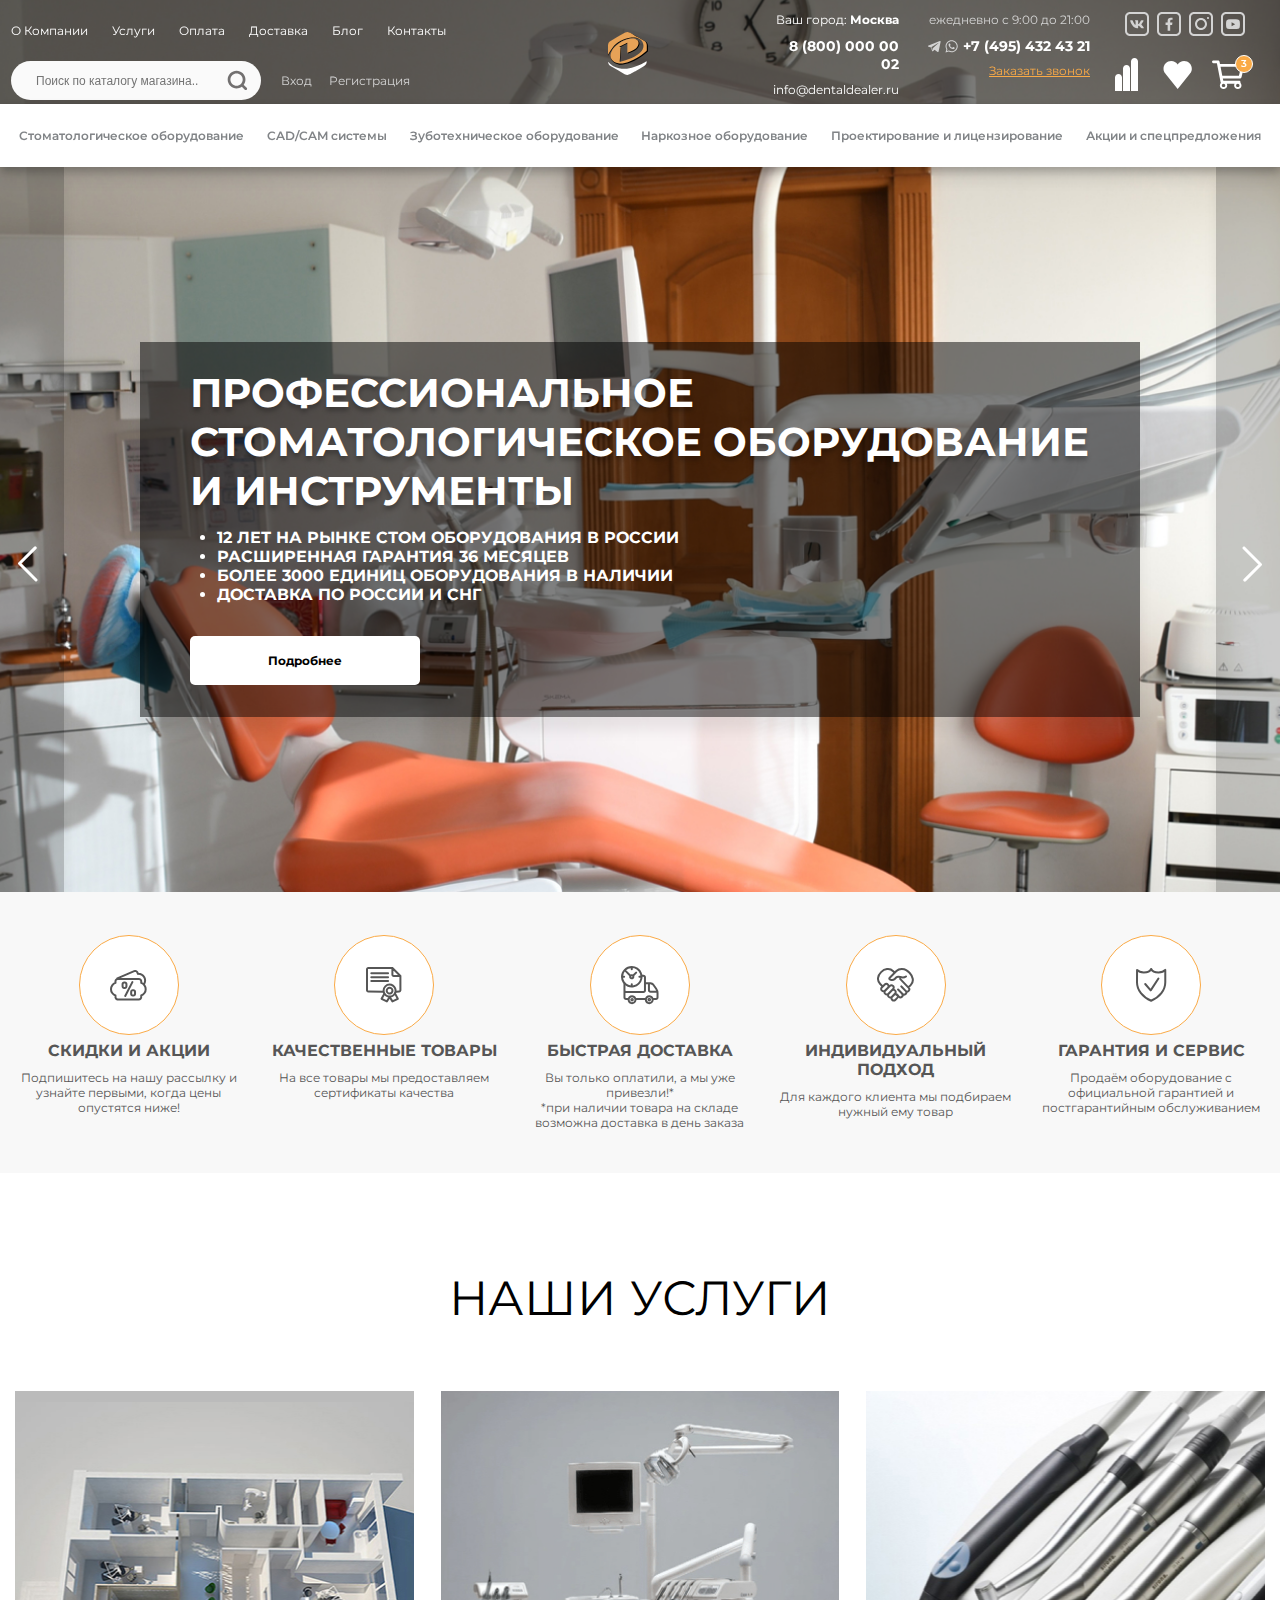
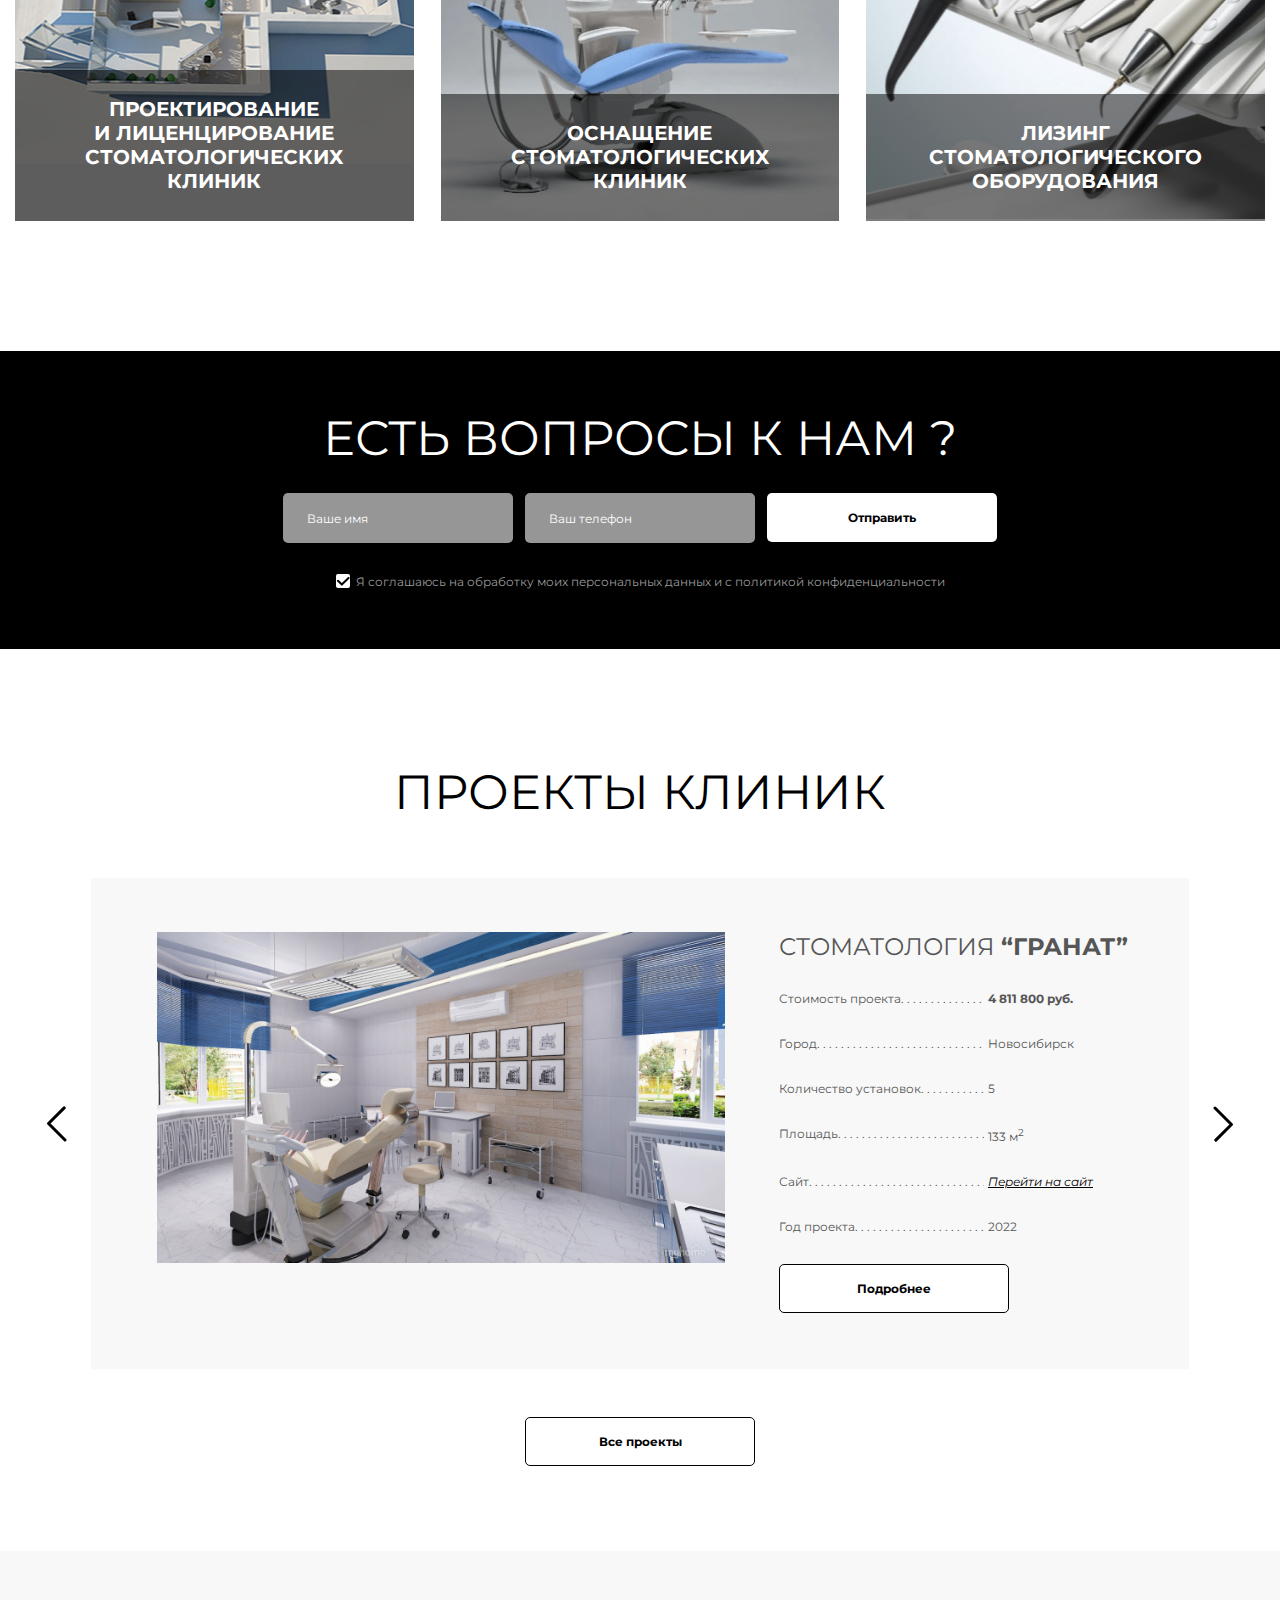
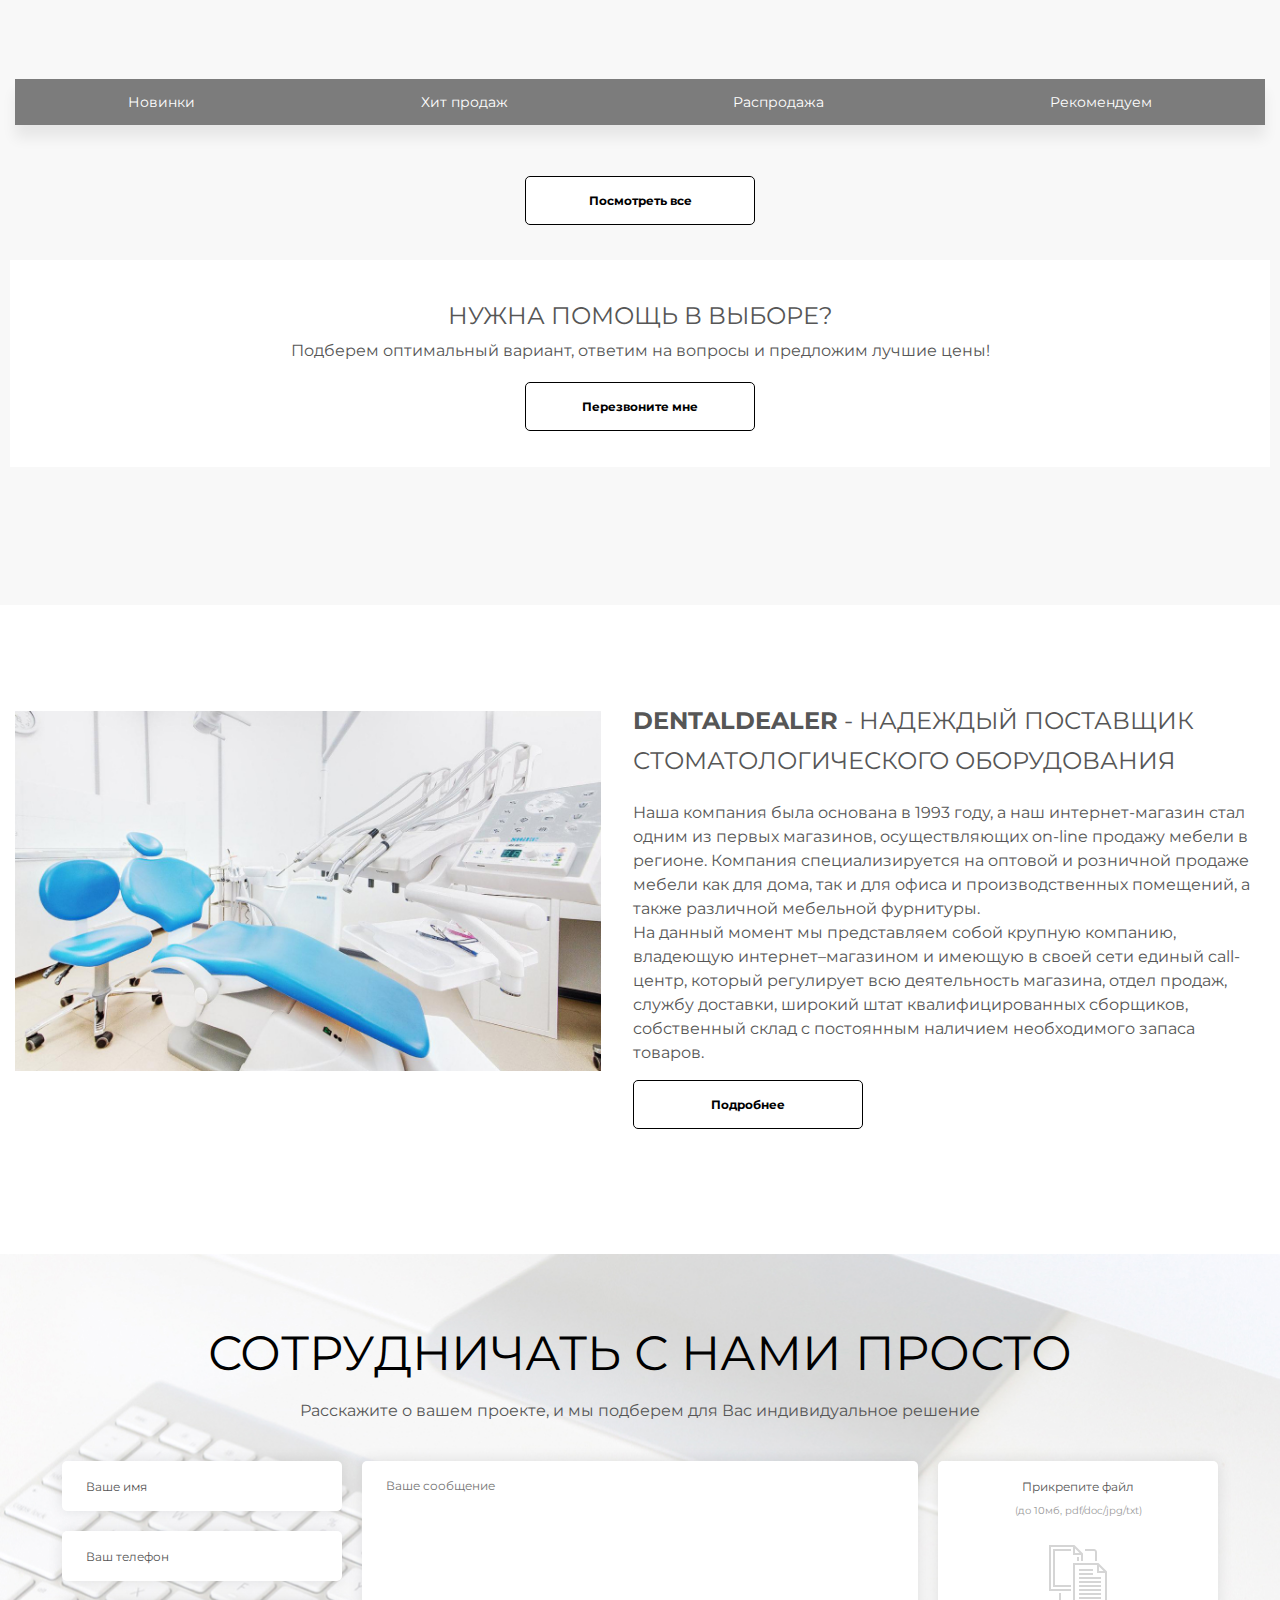
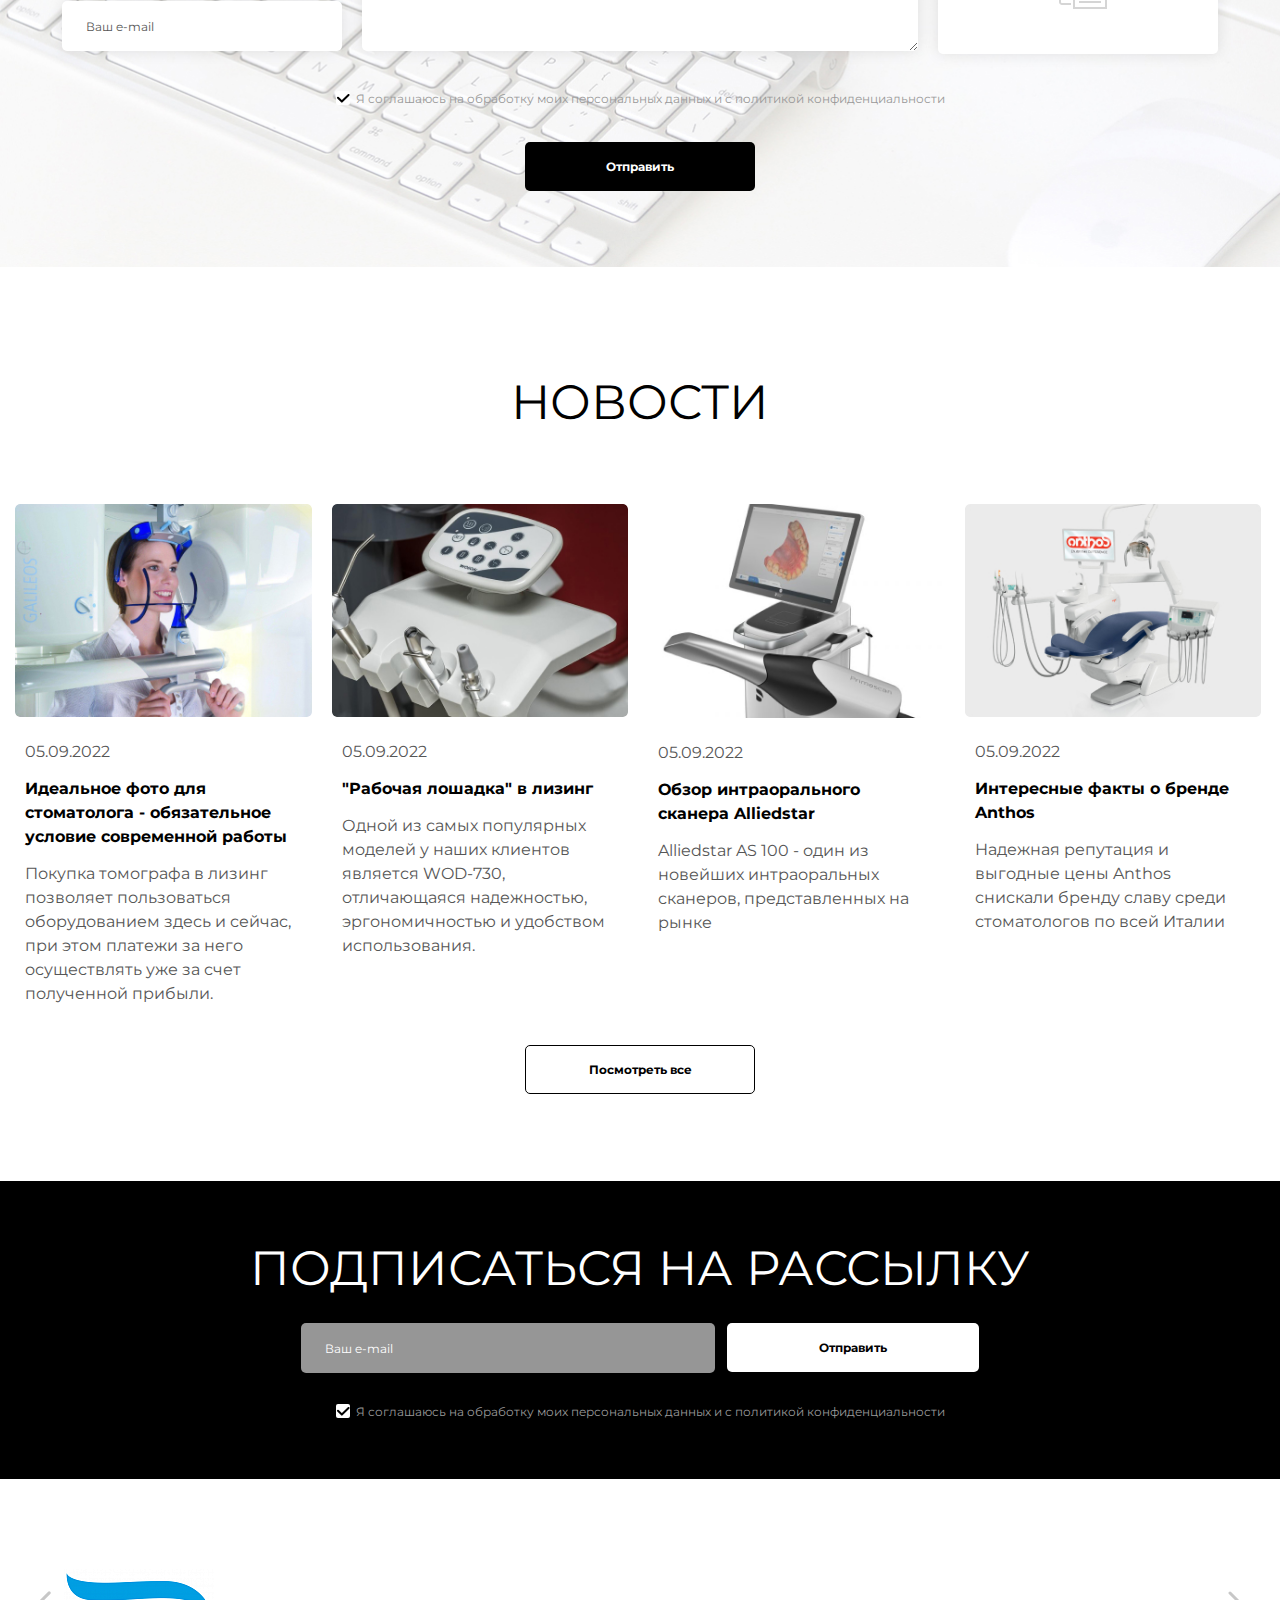
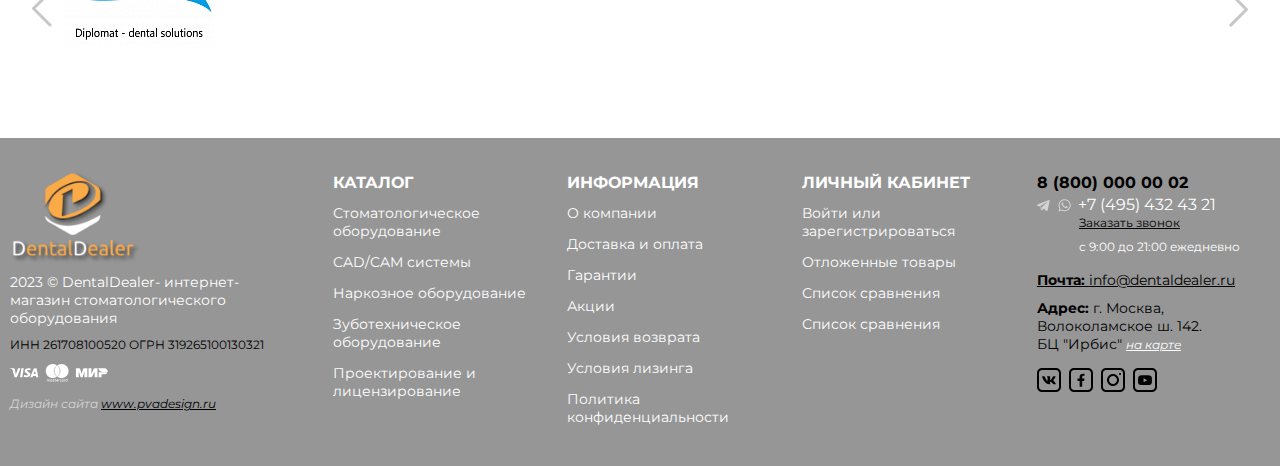
<file: title.html>
<!DOCTYPE html>
<html lang="en">
<head>
<meta charset="UTF-8">
<meta name="viewport" content="width=device-width, initial-scale=1.0">
<title>Тайтл</title>
<link rel="preconnect" href="https://fonts.googleapis.com">
<link rel="preconnect" href="https://fonts.gstatic.com" crossorigin>
<link href="https://fonts.googleapis.com/css2?family=Montserrat:wght@200;300;400;500;600;700;800;900&display=swap" rel="stylesheet">
<link rel="stylesheet" href="css/nouislider.min.css">
<link rel="stylesheet" href="css/main.styles.css">
<link rel="stylesheet" href="css/main.css">
<link rel="stylesheet" href="css/panel.css">
<link rel="stylesheet" href="css/swiper-bundle.min.css">
<script src="https://code.jquery.com/jquery-3.5.1.js" integrity="sha256-QWo7LDvxbWT2tbbQ97B53yJnYU3WhH/C8ycbRAkjPDc=" crossorigin="anonymous" ></script>
</head>
<body>
<div class="menu_burger">
<div class="menu_burger_top">
<div class="logo">
<a href="#">
<img src="files/logo-mob.svg" alt="" class="mob">
</a>
</div>
<div class="mesenjer">
<span><a href="tel:+7 (495) 432 43 21">+7 (495) 432 43 21</a></span>
<span class="tg"><a href="#"></a></span>
<span class="wh"><a href="#"></a></span>
</div>
<a href="#" class="login"></a>
<div class="menuClose"></div>
</div>
<div class="menu_scroll">
<div class="menu_items">
<ul>
<li><a href="">О компании</a></li>
<li><a href="">Контакты</a></li>
<li><a href="">Способы оплаты </a></li>
<li><a href="">Доставка</a></li>
<li><a href="">Борьба с COVID-19</a></li>
</ul>
</div>
<div class="contacts">
<div class="email"><strong>Почта: </strong><a href="mailto:info@dentaldealer.ru">info@dentaldealer.ru</a></div>
<div class="address"><strong>Адрес:</strong> г. Москва, Волоколамское ш. 142. БЦ "Ирбис"   <a href="">на карте</a></div>
<div class="social_block">
<a href="">
<svg xmlns="http://www.w3.org/2000/svg" width="24" height="24" viewBox="0 0 24 24" fill="none">
<path fill-rule="evenodd" clip-rule="evenodd" d="M0 5C0 2.23858 2.23858 0 5 0H19C21.7614 0 24 2.23858 24 5V19C24 21.7614 21.7614 24 19 24H5C2.23858 24 0 21.7614 0 19V5ZM2 5C2 3.34315 3.34315 2 5 2H19C20.6569 2 22 3.34315 22 5V19C22 20.6569 20.6569 22 19 22H5C3.34315 22 2 20.6569 2 19V5ZM18.0684 8.15625C18.5254 8.15625 18.6016 8.41016 18.5254 8.71484C18.3223 9.57812 16.4941 12.168 16.4941 12.168C16.3418 12.4219 16.2656 12.5488 16.4941 12.8281C16.5111 12.8493 16.5784 12.918 16.6801 13.0218C17.1867 13.5391 18.5467 14.9274 18.7793 15.6465C18.9062 16.0781 18.7031 16.2812 18.2715 16.2812H16.7734C16.3715 16.2812 16.1668 16.0578 15.7053 15.5542C15.5254 15.3579 15.3064 15.1189 15.0215 14.834C14.1328 13.9707 13.752 13.8438 13.5234 13.8438C13.1308 13.8438 13.1317 13.975 13.1397 15.091C13.1411 15.2738 13.1426 15.4831 13.1426 15.7227C13.1426 16.0781 13.0156 16.2812 12.0762 16.2812C10.502 16.2812 8.75 15.3418 7.50586 13.5645C5.65234 10.9492 5.14453 8.99414 5.14453 8.58789C5.14453 8.35938 5.24609 8.15625 5.65234 8.15625H7.15039C7.53125 8.15625 7.68359 8.33398 7.83594 8.74023C8.57227 10.873 9.79102 12.752 10.2988 12.752C10.502 12.752 10.5781 12.6504 10.5781 12.168V9.95898C10.5466 9.32846 10.3291 9.06002 10.1688 8.86205C10.0708 8.74113 9.99414 8.6465 9.99414 8.51172C9.99414 8.33398 10.1211 8.15625 10.375 8.15625H12.7109C13.041 8.15625 13.1426 8.33398 13.1426 8.71484V11.6855C13.1426 11.9902 13.2949 12.1172 13.3711 12.1172C13.5742 12.1172 13.7266 11.9902 14.082 11.6602C15.1484 10.4414 15.9102 8.58789 15.9102 8.58789C16.0117 8.35938 16.1895 8.15625 16.5703 8.15625H18.0684Z" fill="#D3D3D3"/>
</svg>
</a>
<a href="">
<svg xmlns="http://www.w3.org/2000/svg" width="24" height="24" viewBox="0 0 24 24" fill="none">
<path fill-rule="evenodd" clip-rule="evenodd" d="M0 5C0 2.23858 2.23858 0 5 0H19C21.7614 0 24 2.23858 24 5V19C24 21.7614 21.7614 24 19 24H5C2.23858 24 0 21.7614 0 19V5ZM2 5C2 3.34315 3.34315 2 5 2H19C20.6569 2 22 3.34315 22 5V19C22 20.6569 20.6569 22 19 22H5C3.34315 22 2 20.6569 2 19V5ZM15.4395 10.6016L15.084 12.9375H13.1797V18.625H10.6406V12.9375H8.55859V10.6016H10.6406V8.79883C10.6406 6.76758 11.8594 5.625 13.7129 5.625C14.6016 5.625 15.541 5.80273 15.541 5.80273V7.80859H14.5C13.4844 7.80859 13.1797 8.41797 13.1797 9.07812V10.6016H15.4395Z" fill="#D3D3D3"/>
</svg>
</a>
<a href="">
<svg xmlns="http://www.w3.org/2000/svg" width="24" height="24" viewBox="0 0 24 24" fill="none">
<path fill-rule="evenodd" clip-rule="evenodd" d="M0 5C0 2.23858 2.23858 0 5 0H19C21.7614 0 24 2.23858 24 5V19C24 21.7614 21.7614 24 19 24H5C2.23858 24 0 21.7614 0 19V5ZM2 5C2 3.34315 3.34315 2 5 2H19C20.6569 2 22 3.34315 22 5V19C22 20.6569 20.6569 22 19 22H5C3.34315 22 2 20.6569 2 19V5ZM20 6C20 6.55228 19.5523 7 19 7C18.4477 7 18 6.55228 18 6C18 5.44772 18.4477 5 19 5C19.5523 5 20 5.44772 20 6ZM12 18C15.3137 18 18 15.3137 18 12C18 8.68629 15.3137 6 12 6C8.68629 6 6 8.68629 6 12C6 15.3137 8.68629 18 12 18ZM12 16C14.2091 16 16 14.2091 16 12C16 9.79086 14.2091 8 12 8C9.79086 8 8 9.79086 8 12C8 14.2091 9.79086 16 12 16Z" fill="#D3D3D3"/>
</svg>
</a>
<a href="">
<svg xmlns="http://www.w3.org/2000/svg" width="24" height="24" viewBox="0 0 24 24" fill="none">
<path fill-rule="evenodd" clip-rule="evenodd" d="M0 5C0 2.23858 2.23858 0 5 0H19C21.7614 0 24 2.23858 24 5V19C24 21.7614 21.7614 24 19 24H5C2.23858 24 0 21.7614 0 19V5ZM2 5C2 3.34315 3.34315 2 5 2H19C20.6569 2 22 3.34315 22 5V19C22 20.6569 20.6569 22 19 22H5C3.34315 22 2 20.6569 2 19V5ZM17.4082 7.64844C17.9922 7.80078 18.4746 8.2832 18.627 8.89258C18.9316 9.95898 18.9316 12.2441 18.9316 12.2441C18.9316 12.2441 18.9316 14.5039 18.627 15.5957C18.4746 16.2051 17.9922 16.6621 17.4082 16.8145C16.3164 17.0938 12 17.0938 12 17.0938C12 17.0938 7.6582 17.0938 6.56641 16.8145C5.98242 16.6621 5.5 16.2051 5.34766 15.5957C5.04297 14.5039 5.04297 12.2441 5.04297 12.2441C5.04297 12.2441 5.04297 9.95898 5.34766 8.89258C5.5 8.2832 5.98242 7.80078 6.56641 7.64844C7.6582 7.34375 12 7.34375 12 7.34375C12 7.34375 16.3164 7.34375 17.4082 7.64844ZM14.1836 12.2441L10.5781 10.1875V14.3008L14.1836 12.2441Z" fill="#D3D3D3"/>
</svg>
</a>
</div>
</div>
</div>
</div>
<div class="site_wrapper">
<div class="header">
<div class="header_mobile">
<div class="block_inner">
<div class="mesenjer">
<span><a href="tel:+7 (495) 432 43 21">+7 (495) 432 43 21</a></span>
<span class="tg"><a href="#"></a></span>
<span class="wh"><a href="#"></a></span>
</div>
<div class="email"><a href="mailto:info@dentaldealer.ru">info@dentaldealer.ru</a></div>
</div>
</div>
<div class="header_top">
<div class="block_inner">
<div class="left_header">
<div class="menu_header">
<ul>
<li><a href="#">О Компании</a></li>
<li><a href="#">Услуги</a></li>
<li><a href="#">Оплата</a></li>
<li><a href="#">Доставка</a></li>
<li><a href="#">Блог</a></li>
<li><a href="#">Контакты</a></li>
</ul>
</div>
<div class="header_bottom">
<div class="search_block">
<form action="">
<input type="text" placeholder="Поиск по каталогу магазина...">
<button class="btn_search"></button>
</form>
</div>
<div class="lk_block">
<a href="" class="lk_btn"></a>
<a href="">Вход</a>
<a href="">Регистрация</a>
</div>
<div class="burger"></div>
</div>
</div>
<div class="logo">
<a href="#">
<img src="files/logo.png" alt="" class="pc">
<img src="files/logo-mob.svg" alt="" class="mob">
</a>
</div>
<div class="right_header">
<div class="contacts">
<div class="city">Ваш город: <strong>Москва</strong></div>
<div class="phone"><a href="tel:88000000002">8 (800) 000 00 02</a></div>
<div class="email"><a href="mailto:info@dentaldealer.ru">info@dentaldealer.ru</a></div>
</div>
<div class="datal_header">
<div class="time">ежедневно с 9:00 до 21:00</div>
<div class="mesenjer">
<span class="tg"><a href="#"></a></span>
<span class="wh"><a href="#"></a></span>
<span><a href="tel:+7 (495) 432 43 21">+7 (495) 432 43 21</a></span>
</div>
<div class="btn_link">Заказать звонок</div>
</div>
<div class="modul_header">
<div class="social_block">
<a href="">
<svg xmlns="http://www.w3.org/2000/svg" width="24" height="24" viewBox="0 0 24 24" fill="none">
<path fill-rule="evenodd" clip-rule="evenodd" d="M0 5C0 2.23858 2.23858 0 5 0H19C21.7614 0 24 2.23858 24 5V19C24 21.7614 21.7614 24 19 24H5C2.23858 24 0 21.7614 0 19V5ZM2 5C2 3.34315 3.34315 2 5 2H19C20.6569 2 22 3.34315 22 5V19C22 20.6569 20.6569 22 19 22H5C3.34315 22 2 20.6569 2 19V5ZM18.0684 8.15625C18.5254 8.15625 18.6016 8.41016 18.5254 8.71484C18.3223 9.57812 16.4941 12.168 16.4941 12.168C16.3418 12.4219 16.2656 12.5488 16.4941 12.8281C16.5111 12.8493 16.5784 12.918 16.6801 13.0218C17.1867 13.5391 18.5467 14.9274 18.7793 15.6465C18.9062 16.0781 18.7031 16.2812 18.2715 16.2812H16.7734C16.3715 16.2812 16.1668 16.0578 15.7053 15.5542C15.5254 15.3579 15.3064 15.1189 15.0215 14.834C14.1328 13.9707 13.752 13.8438 13.5234 13.8438C13.1308 13.8438 13.1317 13.975 13.1397 15.091C13.1411 15.2738 13.1426 15.4831 13.1426 15.7227C13.1426 16.0781 13.0156 16.2812 12.0762 16.2812C10.502 16.2812 8.75 15.3418 7.50586 13.5645C5.65234 10.9492 5.14453 8.99414 5.14453 8.58789C5.14453 8.35938 5.24609 8.15625 5.65234 8.15625H7.15039C7.53125 8.15625 7.68359 8.33398 7.83594 8.74023C8.57227 10.873 9.79102 12.752 10.2988 12.752C10.502 12.752 10.5781 12.6504 10.5781 12.168V9.95898C10.5466 9.32846 10.3291 9.06002 10.1688 8.86205C10.0708 8.74113 9.99414 8.6465 9.99414 8.51172C9.99414 8.33398 10.1211 8.15625 10.375 8.15625H12.7109C13.041 8.15625 13.1426 8.33398 13.1426 8.71484V11.6855C13.1426 11.9902 13.2949 12.1172 13.3711 12.1172C13.5742 12.1172 13.7266 11.9902 14.082 11.6602C15.1484 10.4414 15.9102 8.58789 15.9102 8.58789C16.0117 8.35938 16.1895 8.15625 16.5703 8.15625H18.0684Z" fill="#D3D3D3"/>
</svg>
</a>
<a href="">
<svg xmlns="http://www.w3.org/2000/svg" width="24" height="24" viewBox="0 0 24 24" fill="none">
<path fill-rule="evenodd" clip-rule="evenodd" d="M0 5C0 2.23858 2.23858 0 5 0H19C21.7614 0 24 2.23858 24 5V19C24 21.7614 21.7614 24 19 24H5C2.23858 24 0 21.7614 0 19V5ZM2 5C2 3.34315 3.34315 2 5 2H19C20.6569 2 22 3.34315 22 5V19C22 20.6569 20.6569 22 19 22H5C3.34315 22 2 20.6569 2 19V5ZM15.4395 10.6016L15.084 12.9375H13.1797V18.625H10.6406V12.9375H8.55859V10.6016H10.6406V8.79883C10.6406 6.76758 11.8594 5.625 13.7129 5.625C14.6016 5.625 15.541 5.80273 15.541 5.80273V7.80859H14.5C13.4844 7.80859 13.1797 8.41797 13.1797 9.07812V10.6016H15.4395Z" fill="#D3D3D3"/>
</svg>
</a>
<a href="">
<svg xmlns="http://www.w3.org/2000/svg" width="24" height="24" viewBox="0 0 24 24" fill="none">
<path fill-rule="evenodd" clip-rule="evenodd" d="M0 5C0 2.23858 2.23858 0 5 0H19C21.7614 0 24 2.23858 24 5V19C24 21.7614 21.7614 24 19 24H5C2.23858 24 0 21.7614 0 19V5ZM2 5C2 3.34315 3.34315 2 5 2H19C20.6569 2 22 3.34315 22 5V19C22 20.6569 20.6569 22 19 22H5C3.34315 22 2 20.6569 2 19V5ZM20 6C20 6.55228 19.5523 7 19 7C18.4477 7 18 6.55228 18 6C18 5.44772 18.4477 5 19 5C19.5523 5 20 5.44772 20 6ZM12 18C15.3137 18 18 15.3137 18 12C18 8.68629 15.3137 6 12 6C8.68629 6 6 8.68629 6 12C6 15.3137 8.68629 18 12 18ZM12 16C14.2091 16 16 14.2091 16 12C16 9.79086 14.2091 8 12 8C9.79086 8 8 9.79086 8 12C8 14.2091 9.79086 16 12 16Z" fill="#D3D3D3"/>
</svg>
</a>
<a href="">
<svg xmlns="http://www.w3.org/2000/svg" width="24" height="24" viewBox="0 0 24 24" fill="none">
<path fill-rule="evenodd" clip-rule="evenodd" d="M0 5C0 2.23858 2.23858 0 5 0H19C21.7614 0 24 2.23858 24 5V19C24 21.7614 21.7614 24 19 24H5C2.23858 24 0 21.7614 0 19V5ZM2 5C2 3.34315 3.34315 2 5 2H19C20.6569 2 22 3.34315 22 5V19C22 20.6569 20.6569 22 19 22H5C3.34315 22 2 20.6569 2 19V5ZM17.4082 7.64844C17.9922 7.80078 18.4746 8.2832 18.627 8.89258C18.9316 9.95898 18.9316 12.2441 18.9316 12.2441C18.9316 12.2441 18.9316 14.5039 18.627 15.5957C18.4746 16.2051 17.9922 16.6621 17.4082 16.8145C16.3164 17.0938 12 17.0938 12 17.0938C12 17.0938 7.6582 17.0938 6.56641 16.8145C5.98242 16.6621 5.5 16.2051 5.34766 15.5957C5.04297 14.5039 5.04297 12.2441 5.04297 12.2441C5.04297 12.2441 5.04297 9.95898 5.34766 8.89258C5.5 8.2832 5.98242 7.80078 6.56641 7.64844C7.6582 7.34375 12 7.34375 12 7.34375C12 7.34375 16.3164 7.34375 17.4082 7.64844ZM14.1836 12.2441L10.5781 10.1875V14.3008L14.1836 12.2441Z" fill="#D3D3D3"/>
</svg>
</a>
</div>
<div class="shop_actions">
<div class="compare_action"></div>
<div class="favorites_action"></div>
<a href="#" class="cart_mini">
<span class="count">3</span>
</a>
</div>
</div>
</div>											
</div>
</div>
<div class="header_bot_menu">
<div class="block_inner">
<ul>
<li><a href="">Стоматологическое оборудование </a></li>
<li><a href="">CAD/CAM системы</a></li>
<li><a href="">Зуботехническое оборудование</a></li>
<li><a href="">Наркозное оборудование</a></li>
<li><a href="">Проектирование и лицензирование</a></li>
<li><a href="">Акции и спецпредложения</a></li>
</ul>
</div>
</div>
</div>
<div class="slider_main_header">
<div class="swiper mySwiper" data-id="mySwiper">
<div class="swiper-wrapper">
<a href="#" class="item swiper-slide" style="background-image: url(files/slider_image.jpg);">	<span class="block_inner">
<span class="inner">
<span class="name">Профессиональное стоматологическое оборудование и инструменты</span>
<span class="text">
<ul>
<li>12 лет на рынке стом оборудования в России</li>
<li>Расширенная гарантия 36 месяцев</li>
<li>Более 3000 единиц оборудования в наличии</li>
<li>Доставка по России и СНГ</li>
</ul>
</span>
<span class="btn_button">Подробнее</span>
</span>
</span>
</a>	
<a href="#" class="item swiper-slide" style="background-image: url(files/slider_image.jpg);">	<span class="block_inner">
<span class="inner">
<span class="name">Профессиональное стоматологическое оборудование и инструменты</span>
<span class="text">
<ul>
<li>12 лет на рынке стом оборудования в России</li>
<li>Расширенная гарантия 36 месяцев</li>
<li>Более 3000 единиц оборудования в наличии</li>
<li>Доставка по России и СНГ</li>
</ul>
</span>
<span class="btn_button">Подробнее</span>
</span>
</span>
</a>	
<a href="#" class="item swiper-slide" style="background-image: url(files/slider_image.jpg);">	<span class="block_inner">
<span class="inner">
<span class="name">Профессиональное стоматологическое оборудование и инструменты</span>
<span class="text">
<ul>
<li>12 лет на рынке стом оборудования в России</li>
<li>Расширенная гарантия 36 месяцев</li>
<li>Более 3000 единиц оборудования в наличии</li>
<li>Доставка по России и СНГ</li>
</ul>
</span>
<span class="btn_button">Подробнее</span>
</span>
</span>
</a>				
</div>
</div>
<div class="swiper_arrow">
<div class="swiper_arrow_btn swiper-main-prev"></div>
<div class="swiper_arrow_btn swiper-main-next"></div>
</div>
<div class="swiper-pagination"></div>
</div>			
<div class="content_block_wr"><div class="preim_block_wr main_page">
<div class="block_inner">
<div class="item">
<div class="icon">
<img src="files/preim1.svg" alt="">
</div>
<div class="in">
<div class="name">Скидки и Акции</div>
<div class="text">Подпишитесь на нашу рассылку и узнайте первыми, когда цены опустятся ниже!</div>
</div>	
</div>
<div class="item">
<div class="icon">
<img src="files/preim2.svg" alt="">
</div>
<div class="in">
<div class="name">Качественные товары</div>
<div class="text">На все товары мы предоставляем сертификаты качества</div>
</div>
</div>
<div class="item">
<div class="icon">
<img src="files/preim3.svg" alt="">
</div>
<div class="in">
<div class="name">Быстрая доставка</div>
<div class="text">Вы только оплатили, а мы уже привезли!* <br>*при наличии товара на складе возможна доставка в день заказа</div>
</div>
</div>
<div class="item">
<div class="icon">
<img src="files/preim4.svg" alt="">
</div>
<div class="in">
<div class="name">Индивидуальный подход</div>
<div class="text">Для каждого клиента мы подбираем нужный ему товар</div>
</div>
</div>
<div class="item">
<div class="icon">
<img src="files/preim5.svg" alt="">
</div>
<div class="in">
<div class="name">Гарантия и сервис</div>
<div class="text">Продаём оборудование с официальной гарантией и постгарантийным обслуживанием</div>
</div>
</div>
</div>
</div>
<div class="service_block_wr">
<div class="block_inner">
<div class="title">Наши услуги</div>
<div class="inner">
<a href="" class="item" style="background-image: url(files/service1.jpg);">
<span class="text">проектирование <br> и лиценцирование стоматологических клиник</span>
</a>
<a href="" class="item" style="background-image: url(files/service2.jpg);">
<span class="text">оснащение <br> стоматологических <br> клиник</span>
</a>
<a href="" class="item" style="background-image: url(files/service3.jpg);">
<span class="text">Лизинг<br> стоматологического <br> оборудования</span>
</a>
</div>
</div>
</div>
<div class="form_q_block">
<div class="block_inner">
<div class="title">Есть вопросы к нам ?</div>
<form action="">
<div class="col_input">
<div class="field required">
<input type="text" placeholder="Ваше имя" required>
</div>
<div class="field required">
<input type="text" class="phone_input" placeholder="Ваш телефон" required>
</div>
<button class="field btn_button form_button">Отправить</button>
</div>
<div class="field checkbox required">
<label>
<input type="checkbox" checked required>
<i></i>
<span>Я соглашаюсь на обработку моих персональных данных и с политикой конфиденциальности</span>
</label>
</div>
</form>
</div>
</div>
<div class="project_slider_clinic">
<div class="block_inner">
<div class="title">Проекты клиник</div>
<div class="inner">
<div class="swiper clinic_swiper" data-id="clinic_swiper">
<div class="swiper-wrapper">
<div class="swiper-slide">
<div class="cl_item">
<div class="left">
<img src="files/clinic.jpg" alt="">
</div>
<div class="right">
<div class="name">Стоматология <strong>“Гранат”</strong></div>
<div class="params">
<ul>
<li>
<div class="name_p">Стоимость проекта</div>
<span></span>
<div class="value"><strong>4 811 800 руб.</strong></div>
</li>
<li>
<div class="name_p">Город</div>
<span></span>
<div class="value">Новосибирск</div>
</li>
<li>
<div class="name_p">Количество установок</div>
<span></span>
<div class="value">5</div>
</li>
<li>
<div class="name_p">Площадь</div>
<span></span>
<div class="value">133 м<sup>2</sup></div>
</li>
<li>
<div class="name_p">Сайт</div>
<span></span>
<div class="value"><a href=""><i>Перейти на сайт</i></a></div>
</li>
<li>
<div class="name_p">Год проекта</div>
<span></span>
<div class="value">2022</div>
</li>
</ul>
</div>
<a href="" class="btn_button border">Подробнее</a>
</div>
</div>
</div>
<div class="swiper-slide">
<div class="cl_item">
<div class="left">
<img src="files/clinic.jpg" alt="">
</div>
<div class="right">
<div class="name">Стоматология <strong>“Гранат”</strong></div>
<div class="params">
<ul>
<li>
<div class="name_p">Стоимость проекта</div>
<span></span>
<div class="value"><strong>4 811 800 руб.</strong></div>
</li>
<li>
<div class="name_p">Город</div>
<span></span>
<div class="value">Новосибирск</div>
</li>
<li>
<div class="name_p">Количество установок</div>
<span></span>
<div class="value">5</div>
</li>
<li>
<div class="name_p">Площадь</div>
<span></span>
<div class="value">133 м<sup>2</sup></div>
</li>
<li>
<div class="name_p">Сайт</div>
<span></span>
<div class="value"><a href=""><i>Перейти на сайт</i></a></div>
</li>
<li>
<div class="name_p">Год проекта</div>
<span></span>
<div class="value">2022</div>
</li>
</ul>
</div>
<a href="" class="btn_button border">Подробнее</a>
</div>
</div>
</div>
<div class="swiper-slide">
<div class="cl_item">
<div class="left">
<img src="files/clinic.jpg" alt="">
</div>
<div class="right">
<div class="name">Стоматология <strong>“Гранат”</strong></div>
<div class="params">
<ul>
<li>
<div class="name_p">Стоимость проекта</div>
<span></span>
<div class="value"><strong>4 811 800 руб.</strong></div>
</li>
<li>
<div class="name_p">Город</div>
<span></span>
<div class="value">Новосибирск</div>
</li>
<li>
<div class="name_p">Количество установок</div>
<span></span>
<div class="value">5</div>
</li>
<li>
<div class="name_p">Площадь</div>
<span></span>
<div class="value">133 м<sup>2</sup></div>
</li>
<li>
<div class="name_p">Сайт</div>
<span></span>
<div class="value"><a href=""><i>Перейти на сайт</i></a></div>
</li>
<li>
<div class="name_p">Год проекта</div>
<span></span>
<div class="value">2022</div>
</li>
</ul>
</div>
<a href="" class="btn_button border">Подробнее</a>
</div>
</div>
</div>
</div>
</div>
<div class="swiper_arrow">
<div class="swiper_arrow_btn swiper-clinic-prev"></div>
<div class="swiper_arrow_btn swiper-clinic-next"></div>
</div>				
</div>
<div class="btn_more">
<a href="" class="btn_button border">Все проекты</a>
</div>
</div>
</div>
<div class="similar_block main_page" id="similarBlock">
<div class="block_inner">
<div class="product-data" id="initProductTabs">
<ul class="product-tabs">
<li class="active-tab"><a href="#tabs-0">Новинки</a></li>
<li><a href="#tabs-1">Хит продаж</a></li>
<li><a href="#tabs-2">Распродажа</a></li>
<li><a href="#tabs-3">Рекомендуем</a></li>
</ul>
<div class="product-desc">
<div class="desc-area active-area" id="tabs-0">
<div class="swiper swiper-sldier-block product_tab_swiper_0" data-id="product_tab_swiper_0" data-arrow="tab_0">
<div class="swiper-wrapper">
<div class="swiper-slide"><div class="product_item">
<div class="image">
<a href="#">
<span class="labels">
<span class="label new">new</span>
<span class="label xit">xit</span>
<span class="label sale">sale</span>
</span>
<img src="files/product.jpg" alt="">
</a>
</div>
<div class="middle_detals">
<div class="name">
<a href="">Duotronpro S-6100 - компактная печь для синтеризации циркония</a>
</div>
<div class="note">Наркозно-дыхательный аппарат Mindray A5 (A-series) используется для проведения анестезии во время хирургической операции.</div>
</div>
<div class="bottom_detals">
<div class="prices">
<div class="current_price">586 560 руб.</div>
<div class="old_price">600 000 руб.</div>
</div>
<div class="btn_actions">
<div class="btn_buy">В корзину</div>
<div class="compare_btn"></div>
<div class="favorites_btn"></div>		
</div>
</div>
</div></div>
<div class="swiper-slide"><div class="product_item">
<div class="image">
<a href="#">
<span class="labels">
<span class="label new">new</span>
<span class="label xit">xit</span>
<span class="label sale">sale</span>
</span>
<img src="files/product.jpg" alt="">
</a>
</div>
<div class="middle_detals">
<div class="name">
<a href="">Duotronpro S-6100 - компактная печь для синтеризации циркония</a>
</div>
<div class="note">Наркозно-дыхательный аппарат Mindray A5 (A-series) используется для проведения анестезии во время хирургической операции.</div>
</div>
<div class="bottom_detals">
<div class="prices">
<div class="current_price">586 560 руб.</div>
<div class="old_price">600 000 руб.</div>
</div>
<div class="btn_actions">
<div class="btn_buy">В корзину</div>
<div class="compare_btn"></div>
<div class="favorites_btn"></div>		
</div>
</div>
</div></div>
<div class="swiper-slide"><div class="product_item">
<div class="image">
<a href="#">
<span class="labels">
<span class="label new">new</span>
<span class="label xit">xit</span>
<span class="label sale">sale</span>
</span>
<img src="files/product.jpg" alt="">
</a>
</div>
<div class="middle_detals">
<div class="name">
<a href="">Duotronpro S-6100 - компактная печь для синтеризации циркония</a>
</div>
<div class="note">Наркозно-дыхательный аппарат Mindray A5 (A-series) используется для проведения анестезии во время хирургической операции.</div>
</div>
<div class="bottom_detals">
<div class="prices">
<div class="current_price">586 560 руб.</div>
<div class="old_price">600 000 руб.</div>
</div>
<div class="btn_actions">
<div class="btn_buy">В корзину</div>
<div class="compare_btn"></div>
<div class="favorites_btn"></div>		
</div>
</div>
</div></div>
<div class="swiper-slide"><div class="product_item">
<div class="image">
<a href="#">
<span class="labels">
<span class="label new">new</span>
<span class="label xit">xit</span>
<span class="label sale">sale</span>
</span>
<img src="files/product.jpg" alt="">
</a>
</div>
<div class="middle_detals">
<div class="name">
<a href="">Duotronpro S-6100 - компактная печь для синтеризации циркония</a>
</div>
<div class="note">Наркозно-дыхательный аппарат Mindray A5 (A-series) используется для проведения анестезии во время хирургической операции.</div>
</div>
<div class="bottom_detals">
<div class="prices">
<div class="current_price">586 560 руб.</div>
<div class="old_price">600 000 руб.</div>
</div>
<div class="btn_actions">
<div class="btn_buy">В корзину</div>
<div class="compare_btn"></div>
<div class="favorites_btn"></div>		
</div>
</div>
</div></div>
<div class="swiper-slide"><div class="product_item">
<div class="image">
<a href="#">
<span class="labels">
<span class="label new">new</span>
<span class="label xit">xit</span>
<span class="label sale">sale</span>
</span>
<img src="files/product.jpg" alt="">
</a>
</div>
<div class="middle_detals">
<div class="name">
<a href="">Duotronpro S-6100 - компактная печь для синтеризации циркония</a>
</div>
<div class="note">Наркозно-дыхательный аппарат Mindray A5 (A-series) используется для проведения анестезии во время хирургической операции.</div>
</div>
<div class="bottom_detals">
<div class="prices">
<div class="current_price">586 560 руб.</div>
<div class="old_price">600 000 руб.</div>
</div>
<div class="btn_actions">
<div class="btn_buy">В корзину</div>
<div class="compare_btn"></div>
<div class="favorites_btn"></div>		
</div>
</div>
</div></div>
</div>
</div>
<div class="swiper_arrow">
<div class="swiper_arrow_btn swiper_arrow_btn_prev swiper-tab_0-prev"></div>
<div class="swiper_arrow_btn swiper_arrow_btn_next swiper-tab_0-next"></div>
</div>
</div>
<div class="desc-area" id="tabs-1">
<div class="swiper swiper-sldier-block product_tab_swiper_1" data-id="product_tab_swiper_1" data-arrow="tab_1">
<div class="swiper-wrapper">
<div class="swiper-slide"><div class="product_item">
<div class="image">
<a href="#">
<span class="labels">
<span class="label new">new</span>
<span class="label xit">xit</span>
<span class="label sale">sale</span>
</span>
<img src="files/product.jpg" alt="">
</a>
</div>
<div class="middle_detals">
<div class="name">
<a href="">Duotronpro S-6100 - компактная печь для синтеризации циркония</a>
</div>
<div class="note">Наркозно-дыхательный аппарат Mindray A5 (A-series) используется для проведения анестезии во время хирургической операции.</div>
</div>
<div class="bottom_detals">
<div class="prices">
<div class="current_price">586 560 руб.</div>
<div class="old_price">600 000 руб.</div>
</div>
<div class="btn_actions">
<div class="btn_buy">В корзину</div>
<div class="compare_btn"></div>
<div class="favorites_btn"></div>		
</div>
</div>
</div></div>
<div class="swiper-slide"><div class="product_item">
<div class="image">
<a href="#">
<span class="labels">
<span class="label new">new</span>
<span class="label xit">xit</span>
<span class="label sale">sale</span>
</span>
<img src="files/product.jpg" alt="">
</a>
</div>
<div class="middle_detals">
<div class="name">
<a href="">Duotronpro S-6100 - компактная печь для синтеризации циркония</a>
</div>
<div class="note">Наркозно-дыхательный аппарат Mindray A5 (A-series) используется для проведения анестезии во время хирургической операции.</div>
</div>
<div class="bottom_detals">
<div class="prices">
<div class="current_price">586 560 руб.</div>
<div class="old_price">600 000 руб.</div>
</div>
<div class="btn_actions">
<div class="btn_buy">В корзину</div>
<div class="compare_btn"></div>
<div class="favorites_btn"></div>		
</div>
</div>
</div></div>
<div class="swiper-slide"><div class="product_item">
<div class="image">
<a href="#">
<span class="labels">
<span class="label new">new</span>
<span class="label xit">xit</span>
<span class="label sale">sale</span>
</span>
<img src="files/product.jpg" alt="">
</a>
</div>
<div class="middle_detals">
<div class="name">
<a href="">Duotronpro S-6100 - компактная печь для синтеризации циркония</a>
</div>
<div class="note">Наркозно-дыхательный аппарат Mindray A5 (A-series) используется для проведения анестезии во время хирургической операции.</div>
</div>
<div class="bottom_detals">
<div class="prices">
<div class="current_price">586 560 руб.</div>
<div class="old_price">600 000 руб.</div>
</div>
<div class="btn_actions">
<div class="btn_buy">В корзину</div>
<div class="compare_btn"></div>
<div class="favorites_btn"></div>		
</div>
</div>
</div></div>
<div class="swiper-slide"><div class="product_item">
<div class="image">
<a href="#">
<span class="labels">
<span class="label new">new</span>
<span class="label xit">xit</span>
<span class="label sale">sale</span>
</span>
<img src="files/product.jpg" alt="">
</a>
</div>
<div class="middle_detals">
<div class="name">
<a href="">Duotronpro S-6100 - компактная печь для синтеризации циркония</a>
</div>
<div class="note">Наркозно-дыхательный аппарат Mindray A5 (A-series) используется для проведения анестезии во время хирургической операции.</div>
</div>
<div class="bottom_detals">
<div class="prices">
<div class="current_price">586 560 руб.</div>
<div class="old_price">600 000 руб.</div>
</div>
<div class="btn_actions">
<div class="btn_buy">В корзину</div>
<div class="compare_btn"></div>
<div class="favorites_btn"></div>		
</div>
</div>
</div></div>
<div class="swiper-slide"><div class="product_item">
<div class="image">
<a href="#">
<span class="labels">
<span class="label new">new</span>
<span class="label xit">xit</span>
<span class="label sale">sale</span>
</span>
<img src="files/product.jpg" alt="">
</a>
</div>
<div class="middle_detals">
<div class="name">
<a href="">Duotronpro S-6100 - компактная печь для синтеризации циркония</a>
</div>
<div class="note">Наркозно-дыхательный аппарат Mindray A5 (A-series) используется для проведения анестезии во время хирургической операции.</div>
</div>
<div class="bottom_detals">
<div class="prices">
<div class="current_price">586 560 руб.</div>
<div class="old_price">600 000 руб.</div>
</div>
<div class="btn_actions">
<div class="btn_buy">В корзину</div>
<div class="compare_btn"></div>
<div class="favorites_btn"></div>		
</div>
</div>
</div></div>
</div>
</div>
<div class="swiper_arrow">
<div class="swiper_arrow_btn swiper_arrow_btn_prev swiper-tab_1-prev"></div>
<div class="swiper_arrow_btn swiper_arrow_btn_next swiper-tab_1-next"></div>
</div>
</div>
<div class="desc-area" id="tabs-2">
<div class="swiper swiper-sldier-block product_tab_swiper_2" data-id="product_tab_swiper_2" data-arrow="tab_2">
<div class="swiper-wrapper">
<div class="swiper-slide"><div class="product_item">
<div class="image">
<a href="#">
<span class="labels">
<span class="label new">new</span>
<span class="label xit">xit</span>
<span class="label sale">sale</span>
</span>
<img src="files/product.jpg" alt="">
</a>
</div>
<div class="middle_detals">
<div class="name">
<a href="">Duotronpro S-6100 - компактная печь для синтеризации циркония</a>
</div>
<div class="note">Наркозно-дыхательный аппарат Mindray A5 (A-series) используется для проведения анестезии во время хирургической операции.</div>
</div>
<div class="bottom_detals">
<div class="prices">
<div class="current_price">586 560 руб.</div>
<div class="old_price">600 000 руб.</div>
</div>
<div class="btn_actions">
<div class="btn_buy">В корзину</div>
<div class="compare_btn"></div>
<div class="favorites_btn"></div>		
</div>
</div>
</div></div>
<div class="swiper-slide"><div class="product_item">
<div class="image">
<a href="#">
<span class="labels">
<span class="label new">new</span>
<span class="label xit">xit</span>
<span class="label sale">sale</span>
</span>
<img src="files/product.jpg" alt="">
</a>
</div>
<div class="middle_detals">
<div class="name">
<a href="">Duotronpro S-6100 - компактная печь для синтеризации циркония</a>
</div>
<div class="note">Наркозно-дыхательный аппарат Mindray A5 (A-series) используется для проведения анестезии во время хирургической операции.</div>
</div>
<div class="bottom_detals">
<div class="prices">
<div class="current_price">586 560 руб.</div>
<div class="old_price">600 000 руб.</div>
</div>
<div class="btn_actions">
<div class="btn_buy">В корзину</div>
<div class="compare_btn"></div>
<div class="favorites_btn"></div>		
</div>
</div>
</div></div>
<div class="swiper-slide"><div class="product_item">
<div class="image">
<a href="#">
<span class="labels">
<span class="label new">new</span>
<span class="label xit">xit</span>
<span class="label sale">sale</span>
</span>
<img src="files/product.jpg" alt="">
</a>
</div>
<div class="middle_detals">
<div class="name">
<a href="">Duotronpro S-6100 - компактная печь для синтеризации циркония</a>
</div>
<div class="note">Наркозно-дыхательный аппарат Mindray A5 (A-series) используется для проведения анестезии во время хирургической операции.</div>
</div>
<div class="bottom_detals">
<div class="prices">
<div class="current_price">586 560 руб.</div>
<div class="old_price">600 000 руб.</div>
</div>
<div class="btn_actions">
<div class="btn_buy">В корзину</div>
<div class="compare_btn"></div>
<div class="favorites_btn"></div>		
</div>
</div>
</div></div>
<div class="swiper-slide"><div class="product_item">
<div class="image">
<a href="#">
<span class="labels">
<span class="label new">new</span>
<span class="label xit">xit</span>
<span class="label sale">sale</span>
</span>
<img src="files/product.jpg" alt="">
</a>
</div>
<div class="middle_detals">
<div class="name">
<a href="">Duotronpro S-6100 - компактная печь для синтеризации циркония</a>
</div>
<div class="note">Наркозно-дыхательный аппарат Mindray A5 (A-series) используется для проведения анестезии во время хирургической операции.</div>
</div>
<div class="bottom_detals">
<div class="prices">
<div class="current_price">586 560 руб.</div>
<div class="old_price">600 000 руб.</div>
</div>
<div class="btn_actions">
<div class="btn_buy">В корзину</div>
<div class="compare_btn"></div>
<div class="favorites_btn"></div>		
</div>
</div>
</div></div>
<div class="swiper-slide"><div class="product_item">
<div class="image">
<a href="#">
<span class="labels">
<span class="label new">new</span>
<span class="label xit">xit</span>
<span class="label sale">sale</span>
</span>
<img src="files/product.jpg" alt="">
</a>
</div>
<div class="middle_detals">
<div class="name">
<a href="">Duotronpro S-6100 - компактная печь для синтеризации циркония</a>
</div>
<div class="note">Наркозно-дыхательный аппарат Mindray A5 (A-series) используется для проведения анестезии во время хирургической операции.</div>
</div>
<div class="bottom_detals">
<div class="prices">
<div class="current_price">586 560 руб.</div>
<div class="old_price">600 000 руб.</div>
</div>
<div class="btn_actions">
<div class="btn_buy">В корзину</div>
<div class="compare_btn"></div>
<div class="favorites_btn"></div>		
</div>
</div>
</div></div>
</div>
</div>
<div class="swiper_arrow">
<div class="swiper_arrow_btn swiper_arrow_btn_prev swiper-tab_2-prev"></div>
<div class="swiper_arrow_btn swiper_arrow_btn_next swiper-tab_2-next"></div>
</div>
</div>
<div class="desc-area" id="tabs-3">
<div class="swiper swiper-sldier-block product_tab_swiper_3" data-id="product_tab_swiper_3" data-arrow="tab_3">
<div class="swiper-wrapper">
<div class="swiper-slide"><div class="product_item">
<div class="image">
<a href="#">
<span class="labels">
<span class="label new">new</span>
<span class="label xit">xit</span>
<span class="label sale">sale</span>
</span>
<img src="files/product.jpg" alt="">
</a>
</div>
<div class="middle_detals">
<div class="name">
<a href="">Duotronpro S-6100 - компактная печь для синтеризации циркония</a>
</div>
<div class="note">Наркозно-дыхательный аппарат Mindray A5 (A-series) используется для проведения анестезии во время хирургической операции.</div>
</div>
<div class="bottom_detals">
<div class="prices">
<div class="current_price">586 560 руб.</div>
<div class="old_price">600 000 руб.</div>
</div>
<div class="btn_actions">
<div class="btn_buy">В корзину</div>
<div class="compare_btn"></div>
<div class="favorites_btn"></div>		
</div>
</div>
</div></div>
<div class="swiper-slide"><div class="product_item">
<div class="image">
<a href="#">
<span class="labels">
<span class="label new">new</span>
<span class="label xit">xit</span>
<span class="label sale">sale</span>
</span>
<img src="files/product.jpg" alt="">
</a>
</div>
<div class="middle_detals">
<div class="name">
<a href="">Duotronpro S-6100 - компактная печь для синтеризации циркония</a>
</div>
<div class="note">Наркозно-дыхательный аппарат Mindray A5 (A-series) используется для проведения анестезии во время хирургической операции.</div>
</div>
<div class="bottom_detals">
<div class="prices">
<div class="current_price">586 560 руб.</div>
<div class="old_price">600 000 руб.</div>
</div>
<div class="btn_actions">
<div class="btn_buy">В корзину</div>
<div class="compare_btn"></div>
<div class="favorites_btn"></div>		
</div>
</div>
</div></div>
<div class="swiper-slide"><div class="product_item">
<div class="image">
<a href="#">
<span class="labels">
<span class="label new">new</span>
<span class="label xit">xit</span>
<span class="label sale">sale</span>
</span>
<img src="files/product.jpg" alt="">
</a>
</div>
<div class="middle_detals">
<div class="name">
<a href="">Duotronpro S-6100 - компактная печь для синтеризации циркония</a>
</div>
<div class="note">Наркозно-дыхательный аппарат Mindray A5 (A-series) используется для проведения анестезии во время хирургической операции.</div>
</div>
<div class="bottom_detals">
<div class="prices">
<div class="current_price">586 560 руб.</div>
<div class="old_price">600 000 руб.</div>
</div>
<div class="btn_actions">
<div class="btn_buy">В корзину</div>
<div class="compare_btn"></div>
<div class="favorites_btn"></div>		
</div>
</div>
</div></div>
<div class="swiper-slide"><div class="product_item">
<div class="image">
<a href="#">
<span class="labels">
<span class="label new">new</span>
<span class="label xit">xit</span>
<span class="label sale">sale</span>
</span>
<img src="files/product.jpg" alt="">
</a>
</div>
<div class="middle_detals">
<div class="name">
<a href="">Duotronpro S-6100 - компактная печь для синтеризации циркония</a>
</div>
<div class="note">Наркозно-дыхательный аппарат Mindray A5 (A-series) используется для проведения анестезии во время хирургической операции.</div>
</div>
<div class="bottom_detals">
<div class="prices">
<div class="current_price">586 560 руб.</div>
<div class="old_price">600 000 руб.</div>
</div>
<div class="btn_actions">
<div class="btn_buy">В корзину</div>
<div class="compare_btn"></div>
<div class="favorites_btn"></div>		
</div>
</div>
</div></div>
<div class="swiper-slide"><div class="product_item">
<div class="image">
<a href="#">
<span class="labels">
<span class="label new">new</span>
<span class="label xit">xit</span>
<span class="label sale">sale</span>
</span>
<img src="files/product.jpg" alt="">
</a>
</div>
<div class="middle_detals">
<div class="name">
<a href="">Duotronpro S-6100 - компактная печь для синтеризации циркония</a>
</div>
<div class="note">Наркозно-дыхательный аппарат Mindray A5 (A-series) используется для проведения анестезии во время хирургической операции.</div>
</div>
<div class="bottom_detals">
<div class="prices">
<div class="current_price">586 560 руб.</div>
<div class="old_price">600 000 руб.</div>
</div>
<div class="btn_actions">
<div class="btn_buy">В корзину</div>
<div class="compare_btn"></div>
<div class="favorites_btn"></div>		
</div>
</div>
</div></div>
</div>
</div>
<div class="swiper_arrow">
<div class="swiper_arrow_btn swiper_arrow_btn_prev swiper-tab_3-prev"></div>
<div class="swiper_arrow_btn swiper_arrow_btn_next swiper-tab_3-next"></div>
</div>
</div>
</div>
</div>
<div class="btn_more">
<a href="" class="btn_button border">Посмотреть все</a>
</div>
</div>
</div>
<div class="select_help_wr">
<div class="block_inner">
<div class="title">Нужна помощь в выборе?</div>
<div class="body">Подберем оптимальный вариант, ответим на вопросы и предложим лучшие цены!</div>
<a href="" class="btn_button border">Перезвоните мне</a>
</div>
</div>
<div class="text_block_image">
<div class="block_inner">
<div class="left">
<img src="files/image_left.jpg" alt="">
</div>
<div class="right">
<div class="title"><strong>DentalDealer</strong> - надеждый поставщик стоматологического оборудования</div>
<div class="text">Наша компания была основана в 1993 году, а наш интернет-магазин стал одним из первых магазинов, осуществляющих on-line продажу мебели в регионе. Компания специализируется на оптовой и розничной продаже мебели как для дома, так и для офиса и производственных помещений, а также различной мебельной фурнитуры. <br>На данный момент мы представляем собой крупную компанию, владеющую интернет–магазином и имеющую в своей сети единый call-центр, который регулирует всю деятельность магазина, отдел продаж, службу доставки, широкий штат квалифицированных сборщиков, собственный склад c постоянным наличием необходимого запаса товаров.</div>
<a href="" class="btn_button border">Подробнее</a>
</div>
</div>
</div>
<div class="form_bg_wr">
<div class="block_inner">
<div class="title">Сотрудничать с нами просто</div>
<div class="text">Расскажите о вашем проекте, и мы подберем для Вас индивидуальное решение</div>
<div class="inner">
<form action="">
<div class="col_block">
<div class="inputs">
<div class="field required">
<input type="text" placeholder="Ваше имя" required>
</div>
<div class="field required">
<input type="text" class="phone_input" placeholder="Ваш телефон" required>
</div>
<div class="field required">
<input type="text" class="email_input" placeholder="Ваш e-mail" required>
</div>
</div>
<div class="field textarea">
<textarea name="" placeholder="Ваше сообщение" id="" cols="30" rows="10"></textarea>
</div>
<div class="field file">
<label class="input-file">
<input type="file" name="file">
<span class="input-file-btn">Прикрепите файл</span>           
<span class="input-file-text">(до 10мб, pdf/doc/jpg/txt)</span>
<span class="icon"></span>
</label>
</div>
</div>
<div class="field checkbox required">
<label>
<input type="checkbox" checked required>
<i></i>
<span>Я соглашаюсь на обработку моих персональных данных и с политикой конфиденциальности</span>
</label>
</div>
<div class="button_form">
<button class="field btn_button black form_button">Отправить</button>
</div>
</form>
</div>
</div>
</div>
<div class="news_block_wr">
<div class="block_inner">
<div class="title">Новости</div>
<div class="inner">
<div class="item">
<div class="image">
<a href="">
<img src="files/new1.jpg" alt="">
</a>
</div>
<div class="body">
<div class="date">05.09.2022</div>
<div class="name">
<a href="#">Идеальное фото для стоматолога - обязательное условие современной работы</a>
</div>
<div class="text">Покупка томографа в лизинг позволяет пользоваться оборудованием здесь и сейчас, при этом платежи за него осуществлять уже за счет полученной прибыли.</div>
</div>
</div>
<div class="item">
<div class="image">
<a href="">
<img src="files/new2.jpg" alt="">
</a>
</div>
<div class="body">
<div class="date">05.09.2022</div>
<div class="name">
<a href="#">"Рабочая лошадка" в лизинг</a>
</div>
<div class="text">Одной из самых популярных моделей у наших клиентов является WOD-730, отличающаяся надежностью, эргономичностью и удобством использования.</div>
</div>
</div>
<div class="item">
<div class="image">
<a href="">
<img src="files/new3.jpg" alt="">
</a>
</div>
<div class="body">
<div class="date">05.09.2022</div>
<div class="name">
<a href="#">Обзор интраорального сканера Alliedstar</a>
</div>
<div class="text">Alliedstar AS 100 - один из новейших интраоральных сканеров, представленных на рынке</div>
</div>
</div>
<div class="item">
<div class="image">
<a href="">
<img src="files/new4.jpg" alt="">
</a>
</div>
<div class="body">
<div class="date">05.09.2022</div>
<div class="name">
<a href="#">Интересные факты о бренде Anthos</a>
</div>
<div class="text">Надежная репутация и выгодные цены Anthos снискали бренду славу среди стоматологов по всей Италии</div>
</div>
</div>
</div>
<div class="btn_more">
<a href="" class="btn_button border">Посмотреть все</a>
</div>
</div>
</div>			
<div class="form_q_block bottom_form">
<div class="block_inner">
<div class="title">Подписаться на рассылку</div>
<form action="">
<div class="col_input">
<div class="field required">
<input type="text" class="email_input" placeholder="Ваш e-mail" required>
</div>
<button class="field btn_button form_button">Отправить</button>
</div>
<div class="field checkbox required">
<label>
<input type="checkbox" checked required>
<i></i>
<span>Я соглашаюсь на обработку моих персональных данных и с политикой конфиденциальности</span>
</label>
</div>
</form>
</div>
</div>
<div class="brand_slider_wr">
<div class="block_inner">
<div class="swiper brand_swiper" data-id="brand_swiper">
<div class="swiper-wrapper">
<div class="swiper-slide">
<a href="">
<img src="files/brand1.png" alt="">
</a>
</div>
<div class="swiper-slide">
<a href="">
<img src="files/brand2.png" alt="">
</a>
</div>
<div class="swiper-slide">
<a href="">
<img src="files/brand3.png" alt="">
</a>
</div>
<div class="swiper-slide">
<a href="">
<img src="files/brand4.png" alt="">
</a>
</div>
<div class="swiper-slide">
<a href="">
<img src="files/brand5.png" alt="">
</a>
</div>
<div class="swiper-slide">
<a href="">
<img src="files/brand6.png" alt="">
</a>
</div>
<div class="swiper-slide">
<a href="">
<img src="files/brand1.png" alt="">
</a>
</div>
</div>
</div>
<div class="swiper_arrow">
<div class="swiper_arrow_btn swiper-brand-prev"></div>
<div class="swiper_arrow_btn swiper-brand-next"></div>
</div>
</div>
</div></div>
<div class="footer">
<div class="block_inner">
<div class="left_footer">
<div class="logo_footer">
<a href="">
<img src="files/logo.png" alt="">
</a>
</div>
<div class="social_block">
<a href="">
<svg xmlns="http://www.w3.org/2000/svg" width="24" height="24" viewBox="0 0 24 24" fill="none">
<path fill-rule="evenodd" clip-rule="evenodd" d="M0 5C0 2.23858 2.23858 0 5 0H19C21.7614 0 24 2.23858 24 5V19C24 21.7614 21.7614 24 19 24H5C2.23858 24 0 21.7614 0 19V5ZM2 5C2 3.34315 3.34315 2 5 2H19C20.6569 2 22 3.34315 22 5V19C22 20.6569 20.6569 22 19 22H5C3.34315 22 2 20.6569 2 19V5ZM18.0684 8.15625C18.5254 8.15625 18.6016 8.41016 18.5254 8.71484C18.3223 9.57812 16.4941 12.168 16.4941 12.168C16.3418 12.4219 16.2656 12.5488 16.4941 12.8281C16.5111 12.8493 16.5784 12.918 16.6801 13.0218C17.1867 13.5391 18.5467 14.9274 18.7793 15.6465C18.9062 16.0781 18.7031 16.2812 18.2715 16.2812H16.7734C16.3715 16.2812 16.1668 16.0578 15.7053 15.5542C15.5254 15.3579 15.3064 15.1189 15.0215 14.834C14.1328 13.9707 13.752 13.8438 13.5234 13.8438C13.1308 13.8438 13.1317 13.975 13.1397 15.091C13.1411 15.2738 13.1426 15.4831 13.1426 15.7227C13.1426 16.0781 13.0156 16.2812 12.0762 16.2812C10.502 16.2812 8.75 15.3418 7.50586 13.5645C5.65234 10.9492 5.14453 8.99414 5.14453 8.58789C5.14453 8.35938 5.24609 8.15625 5.65234 8.15625H7.15039C7.53125 8.15625 7.68359 8.33398 7.83594 8.74023C8.57227 10.873 9.79102 12.752 10.2988 12.752C10.502 12.752 10.5781 12.6504 10.5781 12.168V9.95898C10.5466 9.32846 10.3291 9.06002 10.1688 8.86205C10.0708 8.74113 9.99414 8.6465 9.99414 8.51172C9.99414 8.33398 10.1211 8.15625 10.375 8.15625H12.7109C13.041 8.15625 13.1426 8.33398 13.1426 8.71484V11.6855C13.1426 11.9902 13.2949 12.1172 13.3711 12.1172C13.5742 12.1172 13.7266 11.9902 14.082 11.6602C15.1484 10.4414 15.9102 8.58789 15.9102 8.58789C16.0117 8.35938 16.1895 8.15625 16.5703 8.15625H18.0684Z" fill="#D3D3D3"/>
</svg>
</a>
<a href="">
<svg xmlns="http://www.w3.org/2000/svg" width="24" height="24" viewBox="0 0 24 24" fill="none">
<path fill-rule="evenodd" clip-rule="evenodd" d="M0 5C0 2.23858 2.23858 0 5 0H19C21.7614 0 24 2.23858 24 5V19C24 21.7614 21.7614 24 19 24H5C2.23858 24 0 21.7614 0 19V5ZM2 5C2 3.34315 3.34315 2 5 2H19C20.6569 2 22 3.34315 22 5V19C22 20.6569 20.6569 22 19 22H5C3.34315 22 2 20.6569 2 19V5ZM15.4395 10.6016L15.084 12.9375H13.1797V18.625H10.6406V12.9375H8.55859V10.6016H10.6406V8.79883C10.6406 6.76758 11.8594 5.625 13.7129 5.625C14.6016 5.625 15.541 5.80273 15.541 5.80273V7.80859H14.5C13.4844 7.80859 13.1797 8.41797 13.1797 9.07812V10.6016H15.4395Z" fill="#D3D3D3"/>
</svg>
</a>
<a href="">
<svg xmlns="http://www.w3.org/2000/svg" width="24" height="24" viewBox="0 0 24 24" fill="none">
<path fill-rule="evenodd" clip-rule="evenodd" d="M0 5C0 2.23858 2.23858 0 5 0H19C21.7614 0 24 2.23858 24 5V19C24 21.7614 21.7614 24 19 24H5C2.23858 24 0 21.7614 0 19V5ZM2 5C2 3.34315 3.34315 2 5 2H19C20.6569 2 22 3.34315 22 5V19C22 20.6569 20.6569 22 19 22H5C3.34315 22 2 20.6569 2 19V5ZM20 6C20 6.55228 19.5523 7 19 7C18.4477 7 18 6.55228 18 6C18 5.44772 18.4477 5 19 5C19.5523 5 20 5.44772 20 6ZM12 18C15.3137 18 18 15.3137 18 12C18 8.68629 15.3137 6 12 6C8.68629 6 6 8.68629 6 12C6 15.3137 8.68629 18 12 18ZM12 16C14.2091 16 16 14.2091 16 12C16 9.79086 14.2091 8 12 8C9.79086 8 8 9.79086 8 12C8 14.2091 9.79086 16 12 16Z" fill="#D3D3D3"/>
</svg>
</a>
<a href="">
<svg xmlns="http://www.w3.org/2000/svg" width="24" height="24" viewBox="0 0 24 24" fill="none">
<path fill-rule="evenodd" clip-rule="evenodd" d="M0 5C0 2.23858 2.23858 0 5 0H19C21.7614 0 24 2.23858 24 5V19C24 21.7614 21.7614 24 19 24H5C2.23858 24 0 21.7614 0 19V5ZM2 5C2 3.34315 3.34315 2 5 2H19C20.6569 2 22 3.34315 22 5V19C22 20.6569 20.6569 22 19 22H5C3.34315 22 2 20.6569 2 19V5ZM17.4082 7.64844C17.9922 7.80078 18.4746 8.2832 18.627 8.89258C18.9316 9.95898 18.9316 12.2441 18.9316 12.2441C18.9316 12.2441 18.9316 14.5039 18.627 15.5957C18.4746 16.2051 17.9922 16.6621 17.4082 16.8145C16.3164 17.0938 12 17.0938 12 17.0938C12 17.0938 7.6582 17.0938 6.56641 16.8145C5.98242 16.6621 5.5 16.2051 5.34766 15.5957C5.04297 14.5039 5.04297 12.2441 5.04297 12.2441C5.04297 12.2441 5.04297 9.95898 5.34766 8.89258C5.5 8.2832 5.98242 7.80078 6.56641 7.64844C7.6582 7.34375 12 7.34375 12 7.34375C12 7.34375 16.3164 7.34375 17.4082 7.64844ZM14.1836 12.2441L10.5781 10.1875V14.3008L14.1836 12.2441Z" fill="#D3D3D3"/>
</svg>
</a>
</div>
<div class="copy">2023 © DentalDealer- интернет-магазин стоматологического оборудования</div>
<div class="inn">ИНН 261708100520     ОГРН 319265100130321</div>
<div class="pay_block">
<img src="files/pay.svg" alt="">
</div>
<div class="design">Дизайн сайта <a href="www.pvadesign.ru">www.pvadesign.ru</a></div>
</div>
<div class="menu_footer menu_1">
<div class="title">Каталог</div>
<ul>
<li><a href="">Стоматологическое оборудование</a></li>
<li><a href="">CAD/CAM системы</a></li>
<li><a href="">Наркозное оборудование</a></li>
<li><a href="">Зуботехническое оборудование</a></li>
<li><a href="">Проектирование и лицензирование</a></li>
</ul>
</div>
<div class="menu_footer menu_2">
<div class="title">Информация</div>
<ul>
<li><a href="">О компании</a></li>
<li><a href="">Доставка и оплата</a></li>
<li><a href="">Гарантии</a></li>
<li><a href="">Акции</a></li>
<li><a href="">Условия возврата</a></li>
<li><a href="">Условия лизинга</a></li>
<li><a href="">Политика конфиденциальности</a></li>
</ul>
</div>
<div class="menu_footer menu_3">
<div class="title">Личный кабинет</div>
<ul>
<li><a href="">Войти или зарегистрироваться</a></li>
<li><a href="">Отложенные товары</a></li>
<li><a href="">Список сравнения</a></li>
<li><a href="">Список сравнения</a></li>
</ul>
</div>
<div class="right_footer">
<div class="phone"><a href="tel:88000000002">8 (800) 000 00 02</a></div>
<div class="mesenjer">
<span class="tg"><a href="#"></a></span>
<span class="wh"><a href="#"></a></span>
<span><a href="tel:+7 (495) 432 43 21">+7 (495) 432 43 21</a></span>
</div>
<div class="btn_link">Заказать звонок</div>
<div class="time">с 9:00 до 21:00 ежедневно</div>
<div class="email"><strong>Почта: </strong><a href="mailto:info@dentaldealer.ru">info@dentaldealer.ru</a></div>
<div class="address"><strong>Адрес:</strong> г. Москва, Волоколамское ш. 142. БЦ "Ирбис"   <a href="">на карте</a></div>
<div class="social_block">
<a href="">
<svg xmlns="http://www.w3.org/2000/svg" width="24" height="24" viewBox="0 0 24 24" fill="none">
<path fill-rule="evenodd" clip-rule="evenodd" d="M0 5C0 2.23858 2.23858 0 5 0H19C21.7614 0 24 2.23858 24 5V19C24 21.7614 21.7614 24 19 24H5C2.23858 24 0 21.7614 0 19V5ZM2 5C2 3.34315 3.34315 2 5 2H19C20.6569 2 22 3.34315 22 5V19C22 20.6569 20.6569 22 19 22H5C3.34315 22 2 20.6569 2 19V5ZM18.0684 8.15625C18.5254 8.15625 18.6016 8.41016 18.5254 8.71484C18.3223 9.57812 16.4941 12.168 16.4941 12.168C16.3418 12.4219 16.2656 12.5488 16.4941 12.8281C16.5111 12.8493 16.5784 12.918 16.6801 13.0218C17.1867 13.5391 18.5467 14.9274 18.7793 15.6465C18.9062 16.0781 18.7031 16.2812 18.2715 16.2812H16.7734C16.3715 16.2812 16.1668 16.0578 15.7053 15.5542C15.5254 15.3579 15.3064 15.1189 15.0215 14.834C14.1328 13.9707 13.752 13.8438 13.5234 13.8438C13.1308 13.8438 13.1317 13.975 13.1397 15.091C13.1411 15.2738 13.1426 15.4831 13.1426 15.7227C13.1426 16.0781 13.0156 16.2812 12.0762 16.2812C10.502 16.2812 8.75 15.3418 7.50586 13.5645C5.65234 10.9492 5.14453 8.99414 5.14453 8.58789C5.14453 8.35938 5.24609 8.15625 5.65234 8.15625H7.15039C7.53125 8.15625 7.68359 8.33398 7.83594 8.74023C8.57227 10.873 9.79102 12.752 10.2988 12.752C10.502 12.752 10.5781 12.6504 10.5781 12.168V9.95898C10.5466 9.32846 10.3291 9.06002 10.1688 8.86205C10.0708 8.74113 9.99414 8.6465 9.99414 8.51172C9.99414 8.33398 10.1211 8.15625 10.375 8.15625H12.7109C13.041 8.15625 13.1426 8.33398 13.1426 8.71484V11.6855C13.1426 11.9902 13.2949 12.1172 13.3711 12.1172C13.5742 12.1172 13.7266 11.9902 14.082 11.6602C15.1484 10.4414 15.9102 8.58789 15.9102 8.58789C16.0117 8.35938 16.1895 8.15625 16.5703 8.15625H18.0684Z" fill="#D3D3D3"/>
</svg>
</a>
<a href="">
<svg xmlns="http://www.w3.org/2000/svg" width="24" height="24" viewBox="0 0 24 24" fill="none">
<path fill-rule="evenodd" clip-rule="evenodd" d="M0 5C0 2.23858 2.23858 0 5 0H19C21.7614 0 24 2.23858 24 5V19C24 21.7614 21.7614 24 19 24H5C2.23858 24 0 21.7614 0 19V5ZM2 5C2 3.34315 3.34315 2 5 2H19C20.6569 2 22 3.34315 22 5V19C22 20.6569 20.6569 22 19 22H5C3.34315 22 2 20.6569 2 19V5ZM15.4395 10.6016L15.084 12.9375H13.1797V18.625H10.6406V12.9375H8.55859V10.6016H10.6406V8.79883C10.6406 6.76758 11.8594 5.625 13.7129 5.625C14.6016 5.625 15.541 5.80273 15.541 5.80273V7.80859H14.5C13.4844 7.80859 13.1797 8.41797 13.1797 9.07812V10.6016H15.4395Z" fill="#D3D3D3"/>
</svg>
</a>
<a href="">
<svg xmlns="http://www.w3.org/2000/svg" width="24" height="24" viewBox="0 0 24 24" fill="none">
<path fill-rule="evenodd" clip-rule="evenodd" d="M0 5C0 2.23858 2.23858 0 5 0H19C21.7614 0 24 2.23858 24 5V19C24 21.7614 21.7614 24 19 24H5C2.23858 24 0 21.7614 0 19V5ZM2 5C2 3.34315 3.34315 2 5 2H19C20.6569 2 22 3.34315 22 5V19C22 20.6569 20.6569 22 19 22H5C3.34315 22 2 20.6569 2 19V5ZM20 6C20 6.55228 19.5523 7 19 7C18.4477 7 18 6.55228 18 6C18 5.44772 18.4477 5 19 5C19.5523 5 20 5.44772 20 6ZM12 18C15.3137 18 18 15.3137 18 12C18 8.68629 15.3137 6 12 6C8.68629 6 6 8.68629 6 12C6 15.3137 8.68629 18 12 18ZM12 16C14.2091 16 16 14.2091 16 12C16 9.79086 14.2091 8 12 8C9.79086 8 8 9.79086 8 12C8 14.2091 9.79086 16 12 16Z" fill="#D3D3D3"/>
</svg>
</a>
<a href="">
<svg xmlns="http://www.w3.org/2000/svg" width="24" height="24" viewBox="0 0 24 24" fill="none">
<path fill-rule="evenodd" clip-rule="evenodd" d="M0 5C0 2.23858 2.23858 0 5 0H19C21.7614 0 24 2.23858 24 5V19C24 21.7614 21.7614 24 19 24H5C2.23858 24 0 21.7614 0 19V5ZM2 5C2 3.34315 3.34315 2 5 2H19C20.6569 2 22 3.34315 22 5V19C22 20.6569 20.6569 22 19 22H5C3.34315 22 2 20.6569 2 19V5ZM17.4082 7.64844C17.9922 7.80078 18.4746 8.2832 18.627 8.89258C18.9316 9.95898 18.9316 12.2441 18.9316 12.2441C18.9316 12.2441 18.9316 14.5039 18.627 15.5957C18.4746 16.2051 17.9922 16.6621 17.4082 16.8145C16.3164 17.0938 12 17.0938 12 17.0938C12 17.0938 7.6582 17.0938 6.56641 16.8145C5.98242 16.6621 5.5 16.2051 5.34766 15.5957C5.04297 14.5039 5.04297 12.2441 5.04297 12.2441C5.04297 12.2441 5.04297 9.95898 5.34766 8.89258C5.5 8.2832 5.98242 7.80078 6.56641 7.64844C7.6582 7.34375 12 7.34375 12 7.34375C12 7.34375 16.3164 7.34375 17.4082 7.64844ZM14.1836 12.2441L10.5781 10.1875V14.3008L14.1836 12.2441Z" fill="#D3D3D3"/>
</svg>
</a>
</div>
</div>
<div class="mobile_b">
<div class="copy">2023 © DentalDealer- интернет-магазин стоматологического оборудования</div>
<div class="inn">ИНН 261708100520     ОГРН 319265100130321</div>
<div class="pay_block">
<img src="files/pay.svg" alt="">
</div>
</div>
</div>
</div>
<div class="fixed_panel">
<div class="fixed_btn_action catalog_btn">
<div class="icon"></div>
<div class="name">Каталог</div>
</div>	
<a href="#" class="fixed_btn_action cart_mini">
<span class="icon">
<span class="count">3</span>
</span>		
<span class="name">Корзина</span>
</a>	
<a href="#" class="fixed_btn_action favorites_action">
<span class="icon">
<span class="count">3</span>
</span>		
<span class="name">Избранное</span>
</a>
<a href="#" class="fixed_btn_action compare_action">
<span class="icon"></span>
<span class="name">Сравнить</span>
</a>
</div>
<div class="mobile_menu_container">
<div class="mobile_menu_content">
<div class="title_name">Каталог</div>
<div class="menu_bob">
<ul class="mobile_menu">
<li>
<a href="">Стоматологическое оборудование </a>
<ul>
<li>
<a href="#">Стоматологические cустановки</a>
<ul>
<li><a href="">Пункт меню</a></li>
<li><a href="">Пункт меню</a></li>
<li><a href="">Пункт меню</a></li>
<li><a href="">Пункт меню</a></li>
<li><a href="">Пункт меню</a></li>
</ul>
</li>
<li><a href="#">Компрессоры и аспираторы</a></li>
<li><a href="#">Диагностическое оборудование </a></li>
<li><a href="#">Оптика для стоматологов</a></li>
<li><a href="#">Стерилизационное оборудование</a></li>
<li><a href="#">Эндодонтическое оборудование</a></li>
<li><a href="#">Лечение и профилактика </a></li>
<li><a href="">Рентгеновское оборудование</a></li>
<li><a href="">Наконечники и микромоторы</a></li>
<li><a href="">Оборудование для хирургии</a></li>
<li><a href="">Медицинская мебель</a></li>
</ul>
</li>
<li>
<a href="">CAD/CAM системы</a>
<ul>
<li><a href="">Пункт меню</a></li>
<li><a href="">Пункт меню</a></li>
<li><a href="">Пункт меню</a></li>
<li><a href="">Пункт меню</a></li>
<li><a href="">Пункт меню</a></li>
</ul>
</li>
<li>
<a href="">Зуботехническое оборудование</a>
<ul>
<li><a href="">Пункт меню</a></li>
<li><a href="">Пункт меню</a></li>
<li><a href="">Пункт меню</a></li>
<li><a href="">Пункт меню</a></li>
<li><a href="">Пункт меню</a></li>
</ul>
</li>
<li>
<a href="">Наркозное оборудование</a>
<ul>
<li><a href="">Пункт меню</a></li>
<li><a href="">Пункт меню</a></li>
<li><a href="">Пункт меню</a></li>
<li><a href="">Пункт меню</a></li>
<li><a href="">Пункт меню</a></li>
</ul>
</li>
<li>
<a href="">Проектирование и лицензирование</a>
<ul>
<li><a href="">Пункт меню</a></li>
<li><a href="">Пункт меню</a></li>
<li><a href="">Пункт меню</a></li>
<li><a href="">Пункт меню</a></li>
<li><a href="">Пункт меню</a></li>
</ul>
</li>
<li>
<a href="">Акции и спецпредложения </a>
<ul>
<li><a href="">Пункт меню</a></li>
<li><a href="">Пункт меню</a></li>
<li><a href="">Пункт меню</a></li>
<li><a href="">Пункт меню</a></li>
<li><a href="">Пункт меню</a></li>
</ul>
</li>
</ul>
</div>
</div>										
</div>
</div>
<script src="js/accordion.js"></script>
<script src="js/responsiveTabs.min.js"></script>
<script src="js/slick.min.js"></script>
<script src="js/lightgallery.js"></script>
<script src="js/tabs.js"></script>	
<script src="js/step_form.js"></script>
<script src="js/main-script.js"></script>
<script src="js/inputmask.js"></script>
<script src="js/nouislider.min.js"></script>
<script src="js/wNumb.js"></script>
<script src="js/main.js"></script>
<script src="js/swiper-bundle.min.js"></script>
</body>
</html>
</file>
<file: css/main.styles.css>
body,
html {
    margin: 0;
    height: 100%;
    min-height: 100%
}

body {
    position: relative;
    min-width: 370px;
    text-align: left;
    color: #565656;
    font: 16px "Montserrat", sans-serif, arial;
    line-height: 1;
    background: #fff
}

h1,
h2,
h3,
h4,
h5,
h6 {
    color: #000;
    font-family: "Montserrat", sans-serif, "Montserrat", sans-serif, arial;
    font-weight: 400;
    font-style: normal
}

h1 {
    margin-top: 0;
    font-size: 32px
}

h2 {
    font-size: 30px
}

h3 {
    font-size: 28px
}

h4 {
    font-size: 26px
}

h5 {
    font-size: 24px
}

h6 {
    font-size: 23px
}

h5,
h6 {
    font-size: 22px
}

@media (max-width:1024px) {
    h1 {
        margin-top: 0;
        font-size: 28px
    }

    h2 {
        font-size: 26px
    }

    h3 {
        font-size: 24px
    }

    h4 {
        font-size: 22px
    }

    h5 {
        font-size: 20px
    }

    h6 {
        font-size: 18px
    }

    h5,
    h6 {
        font-size: 16px
    }
}

a {
    text-decoration: underline;
    color: #000
}

a:hover {
    text-decoration: none
}

a img {
    border-color: #565656
}

a[href^="tel:"] {
    text-decoration: none;
    color: inherit
}

img,
input,
table,
textarea {
    max-width: 100%
}

.site_wrapper {
    display: flex;
    flex-direction: column
}

* {
    box-sizing: border-box
}

.block_inner {
    max-width: 1340px;
    margin: 0 auto
}

@media (min-width:768px) {
    .col2-field {
        display: flex
    }

    .col2-field .field {
        flex: 0 0 calc(50% - 8px);
        margin-right: 16px
    }

    .col2-field .field:nth-child(2) {
        margin-right: 0
    }
}

.oveflowHidden {
    overflow: hidden
}

.field {
    margin-bottom: 10px;
    position: relative
}

.field input[type=password],
.field input[type=tel],
.field input[type=text] {
    width: 100%;
    padding: 0 24px;
    height: 50px;
    border-radius: 5px;
    background: rgba(250, 250, 250, 0.6);
    font-style: normal;
    font-weight: normal;
    font-size: 12px;
    line-height: 25px;
    color: #fff;
    border: none;
    box-sizing: border-box;
    outline: none;
    font-family: "Montserrat", sans-serif;
    transition: all 0.3s
}

.field select {
    width: 100%;
    padding: 0 24px;
    height: 50px;
    border-radius: 5px;
    background: rgba(250, 250, 250, 0.6);
    font-style: normal;
    font-weight: normal;
    font-size: 12px;
    line-height: 25px;
    color: #fff;
    border: none;
    box-sizing: border-box;
    outline: none;
    font-family: "Montserrat", sans-serif;
    transition: all 0.3s
}

.field textarea {
    width: 100%;
    padding: 16px 24px;
    height: 120px;
    border-radius: 5px;
    background: rgba(250, 250, 250, 0.6);
    font-style: normal;
    font-weight: normal;
    font-size: 12px;
    line-height: 25px;
    color: #fff;
    border: none;
    box-sizing: border-box;
    outline: none;
    font-family: "Montserrat", sans-serif;
    transition: all 0.3s
}

.field .field_name {
    font-weight: 700;
    font-size: 16px;
    line-height: 95%;
    color: #242424;
    padding-bottom: 15px
}

.field .error_text {
    font-size: 12px;
    padding-top: 5px;
    color: #f00
}

.field.checkbox label {
    position: relative;
    padding-left: 20px;
    color: #999;
    font-size: 12px;
    font-style: normal;
    font-weight: 400;
    line-height: normal;
    cursor: pointer;
    display: inline-block
}

.field.checkbox label input {
    position: absolute;
    top: 0;
    left: 0;
    opacity: 0
}

.field.checkbox label i {
    position: absolute;
    top: 0px;
    left: 0;
    width: 14px;
    height: 14px;
    border-radius: 2px;
    transition: all 0.3s;
    background-color: #fff;
    z-index: 1;
    background-position: 1px 50%;
    background-repeat: no-repeat
}

.field.checkbox label input:checked+i {
    background-image: url("data:image/svg+xml,%3Csvg xmlns='http://www.w3.org/2000/svg' width='13' height='9' viewBox='0 0 13 9' fill='none'%3E%3Cpath d='M1 3.80102L4.84666 7.58324L11.5421 1' stroke='black' stroke-width='2' stroke-linecap='round' stroke-linejoin='round'/%3E%3C/svg%3E")
}

.field.radio ul {
    padding: 2px 0;
    margin: 0;
    list-style: none;
    max-height: 190px;
    overflow: auto
}

.field.radio ul li {
    margin-bottom: 10px
}

.field.radio ul li label {
    position: relative;
    padding-left: 30px;
    font-weight: 400;
    font-size: 16px;
    line-height: 1;
    color: #242424;
    cursor: pointer;
    display: inline-block
}

.field.radio ul li label input {
    position: absolute;
    top: 0;
    left: 0;
    opacity: 0
}

.field.radio ul li label span {
    position: absolute;
    top: -2px;
    left: 0;
    width: 20px;
    height: 20px;
    border: 2px solid #747576;
    background-color: #fff;
    border-radius: 50%;
    z-index: 1
}

.field.radio ul li label span:before {
    content: "";
    transition: all 0.3s;
    position: absolute;
    top: 0;
    bottom: 0;
    left: 0;
    right: 0;
    width: 10px;
    height: 10px;
    margin: auto;
    background: #183E98;
    opacity: 0;
    border-radius: 50%
}

.field.radio ul li label input:checked+span {
    border-color: #183E98
}

.field.radio ul li label input:checked+span:before {
    opacity: 1
}

.jq-selectbox.jqselect {
    display: block !important;
    width: 100%
}

.jq-selectbox.jqselect .jq-selectbox__select {
    width: 100%;
    padding: 18px 16px 17px;
    height: 60px;
    background: none;
    font-style: normal;
    font-weight: normal;
    font-size: 22px;
    text-transform: uppercase;
    color: #78B82A;
    border: 1px solid #78B82A;
    box-sizing: border-box;
    border-radius: 0;
    outline: none;
    font-family: "Montserrat", sans-serif;
    position: relative;
    cursor: pointer
}

.jq-selectbox.jqselect .jq-selectbox__select .jq-selectbox__select-text {
    width: 100% !important;
    margin: 0
}

.jq-selectbox.jqselect .jq-selectbox__select .jq-selectbox__trigger {
    position: absolute;
    top: 0;
    bottom: 0;
    right: 24px;
    width: 12px;
    height: 12px;
    background-image: url("data:image/svg+xml,%3Csvg width='12' height='12' viewBox='0 0 12 12' fill='none' xmlns='http://www.w3.org/2000/svg'%3E%3Cpath d='M12 3.66528L6.01136 9.65392L5.05129 8.69385L11.0399 2.70521L12 3.66528Z' fill='%2378B82A'/%3E%3Cpath d='M5.98877 9.63599L0.000131678 3.64734L0.960205 2.68727L6.94884 8.67591L5.98877 9.63599Z' fill='%2378B82A'/%3E%3C/svg%3E%0A");
    background-position: 50%;
    background-repeat: no-repeat;
    margin: auto
}

.jq-selectbox.jqselect .jq-selectbox__dropdown {
    top: 100% !important;
    border: 1px solid #78B82A;
    background: #000;
    left: 0 !important;
    right: 0 !important;
    bottom: auto !important
}

.jq-selectbox.jqselect .jq-selectbox__dropdown ul {
    padding: 0;
    margin: 0;
    list-style: none
}

.jq-selectbox.jqselect .jq-selectbox__dropdown ul li {
    padding: 18px 16px 17px;
    font-size: 22px;
    text-transform: uppercase;
    color: #78B82A;
    cursor: pointer
}

.jq-selectbox.jqselect .jq-selectbox__dropdown ul li.sel,
.jq-selectbox.jqselect .jq-selectbox__dropdown ul li:hover {
    color: #fff
}

.form-popup-wrapper {
    position: fixed;
    width: 100%;
    height: 100%;
    top: 0;
    left: 0;
    overflow: auto;
    white-space: nowrap;
    text-align: center;
    font-size: 0;
    opacity: 0;
    visibility: hidden;
    z-index: 100;
    background: rgba(0, 0, 0, 0.5);
    transition: all 0.5s;
    padding: 100px 40px 40px 40px
}

@media (max-width:767px) {
    .form-popup-wrapper {
        padding: 30px 10px 90px
    }
}

.form-popup-wrapper:before {
    height: 100%;
    display: inline-block;
    vertical-align: middle;
    content: ""
}

.form-popup-wrapper.opened {
    opacity: 1;
    visibility: visible
}

.form-popup-wrapper .formExtraWrapper {
    width: 320px;
    margin: auto;
    position: relative;
    display: inline-block;
    white-space: normal;
    vertical-align: middle;
    text-align: left;
    z-index: 10
}

@media (max-width:767px) {
    .form-popup-wrapper .formExtraWrapper {
        width: 300px
    }
}

.form-popup-wrapper .formExtraWrapper .close-form {
    position: absolute;
    top: -30px;
    right: 0px;
    width: 30px;
    height: 30px;
    background: url("data:image/svg+xml,%3Csvg width='25' height='25' viewBox='0 0 25 25' fill='none' xmlns='http://www.w3.org/2000/svg'%3E%3Cpath d='M19.7769 17.9361L18.1081 19.6049L12.8473 14.344L7.69954 19.4917L5.91763 17.7098L11.0654 12.5621L5.80449 7.30122L7.47326 5.63245L12.7341 10.8933L17.9102 5.7173L19.6921 7.49921L14.516 12.6752L19.7769 17.9361Z' fill='white'/%3E%3C/svg%3E%0A") 50% 50% no-repeat;
    cursor: pointer;
    z-index: 101
}

.form-b {
    font-size: 0;
    padding: 30px 34px 10px;
    box-sizing: border-box;
    position: relative;
    background: #fff;
    z-index: 100
}

.form-b .title {
    font-size: 24px;
    font-weight: 400;
    line-height: 29px;
    padding-bottom: 17px;
    color: #000;
    text-transform: uppercase
}

.form-b .form_button {
    width: 100%;
    display: block
}

.th_modal_block {
    position: fixed;
    width: 100%;
    height: 100%;
    top: 0;
    left: 0;
    overflow: auto;
    white-space: nowrap;
    text-align: center;
    font-size: 0;
    opacity: 0;
    visibility: hidden;
    z-index: 100;
    background: rgba(0, 0, 0, 0.4);
    transition: all 0.5s;
    padding: 100px 40px 40px 40px
}

@media (max-width:767px) {
    .th_modal_block {
        padding: 20px 10px
    }
}

.th_modal_block:before {
    height: 100%;
    display: inline-block;
    vertical-align: middle;
    content: ""
}

.th_modal_block.opened {
    opacity: 1;
    visibility: visible
}

.th_modal_block .th_modal_inner {
    width: 450px;
    margin: auto;
    position: relative;
    display: inline-block;
    white-space: normal;
    vertical-align: middle;
    text-align: left;
    z-index: 10
}

@media (max-width:767px) {
    .th_modal_block .th_modal_inner {
        width: 300px
    }
}

.th_modal_block .inner {
    text-align: center;
    padding: 30px 40px;
    background: #fff
}

.th_modal_block .inner .title {
    margin-bottom: 24px;
    font-weight: 600;
    font-size: 18px
}

.th_modal_block .inner .text {
    font-size: 14px;
    font-weight: normal
}

.th_modal_block .inner .btn_close {
    display: inline-block;
    vertical-align: top;
    -webkit-transition: all 0.2s ease-in-out;
    -o-transition: all 0.2s ease-in-out;
    transition: all 0.2s ease-in-out;
    background-color: #000000;
    text-decoration: none;
    display: inline-block;
    text-align: center;
    border-radius: 2px;
    line-height: 40px;
    margin-top: 24px;
    padding: 0 24px;
    color: #ffffff;
    height: 40px;
    font-size: 14px;
    cursor: pointer
}

.th_modal_block .inner .btn_close:hover {
    opacity: 0.8
}

.site_wrapper {
    position: relative;
    display: flex;
    flex-direction: column;
    min-height: 100%
}

.content_block_wr {
    flex: 1 1 auto
}

.btn_button {
    display: block;
    border: 1px solid transparent;
    background: #fff;
    border-radius: 5px;
    outline: none;
    padding: 16px 24px;
    color: #000;
    text-align: center;
    font-size: 12px;
    font-style: normal;
    font-weight: 700;
    line-height: normal;
    transition: all 0.3s;
    text-align: center;
    cursor: pointer;
    font-family: "Montserrat", sans-serif;
    text-decoration: none;
    position: relative
}

.btn_button.border {
    border-color: #000
}

.btn_button.border:hover {
    background: #000;
    color: #fff
}

.btn_button.black {
    background: #000;
    color: #fff
}

.btn_button:hover {
    opacity: 0.8
}

.header {
    background: rgba(0, 0, 0, 0.5);
    box-shadow: 0px 13px 13px 0px rgba(0, 0, 0, 0.07);
    position: relative;
    z-index: 100
}

@media (max-width:1070px) {
    .header {
        background: rgba(0, 0, 0, 0.5);
        box-shadow: 0px 13px 13px 0px rgba(0, 0, 0, 0.07)
    }
}

.header .header_mobile {
    display: none;
    padding: 0 10px;
    background: #fff
}

.header .header_mobile .block_inner {
    display: flex;
    align-items: center;
    padding: 5px 0;
    justify-content: center
}

.header .header_mobile .block_inner .email {
    color: #130F26;
    font-size: 10px;
    font-style: normal;
    font-weight: 600;
    line-height: normal
}

.header .header_mobile .block_inner .email a {
    text-decoration: none;
    color: #130F26
}

.header .header_mobile .block_inner .mesenjer {
    color: #130F26;
    font-size: 12px;
    font-style: normal;
    font-weight: 700;
    line-height: normal;
    display: flex;
    align-items: center;
    margin: 0 8px 0 0;
    flex: 0 0 152px
}

.header .header_mobile .block_inner .mesenjer span {
    white-space: nowrap
}

.header .header_mobile .block_inner .mesenjer .tg {
    flex: 0 0 13px;
    height: 14px;
    background: url("data:image/svg+xml,%3Csvg xmlns='http://www.w3.org/2000/svg' width='14' height='11' viewBox='0 0 14 11' fill='none'%3E%3Cpath d='M12.2953 0.103182L0.415209 4.72791C0.331793 4.7611 0.260777 4.81943 0.211999 4.8948C0.163221 4.97017 0.139097 5.05884 0.142984 5.14854C0.14687 5.23823 0.178569 5.32449 0.233684 5.39536C0.288799 5.46623 0.364602 5.51819 0.450576 5.54404L3.46753 6.43363L4.60739 10.0164C4.63459 10.1016 4.68332 10.1784 4.74888 10.2393C4.81445 10.3001 4.89461 10.343 4.98162 10.3638C5.06862 10.3846 5.15953 10.3826 5.24552 10.358C5.33152 10.3333 5.40969 10.2869 5.47249 10.2232L7.03402 8.62901L10.0972 10.8761C10.1834 10.9393 10.2841 10.98 10.39 10.9943C10.496 11.0086 10.6038 10.996 10.7037 10.9579C10.8035 10.9197 10.8922 10.8571 10.9617 10.7758C11.0311 10.6945 11.079 10.5971 11.1011 10.4925L13.1305 0.794173C13.1521 0.687001 13.1446 0.575993 13.1088 0.472691C13.073 0.369389 13.0102 0.277566 12.9269 0.206758C12.8436 0.135951 12.7429 0.0887405 12.6351 0.0700479C12.5274 0.0513554 12.4167 0.0618563 12.3144 0.100458L12.2953 0.103182ZM10.8073 2.25504L5.2875 7.13278C5.23223 7.18067 5.19723 7.24776 5.18957 7.32049L4.97737 9.20845C4.97455 9.22114 4.96749 9.2325 4.95735 9.24063C4.94721 9.24876 4.9346 9.2532 4.9216 9.2532C4.9086 9.2532 4.89599 9.24876 4.88585 9.24063C4.87571 9.2325 4.86866 9.22114 4.86584 9.20845L3.98986 6.39281C3.97092 6.32995 3.97317 6.26262 3.99627 6.20117C4.01938 6.13972 4.06206 6.08757 4.11772 6.05276L10.6467 2.01021C10.6775 1.99019 10.7148 1.98266 10.7509 1.98917C10.787 1.99567 10.8193 2.01572 10.8412 2.04521C10.8631 2.07471 10.8728 2.11143 10.8686 2.1479C10.8643 2.18436 10.8462 2.21781 10.8181 2.24143L10.8073 2.25504Z' fill='%231B9FEF'/%3E%3C/svg%3E") 50% no-repeat;
    margin-left: 8px
}

.header .header_mobile .block_inner .mesenjer .wh {
    flex: 0 0 13px;
    height: 14px;
    margin-left: 8px;
    background: url("data:image/svg+xml,%3Csvg width='13' height='13' viewBox='0 0 13 13' fill='none' xmlns='http://www.w3.org/2000/svg'%3E%3Cpath d='M10.8906 1.92969C12.0391 3.07812 12.75 4.58203 12.75 6.22266C12.75 9.55859 9.96094 12.293 6.59766 12.293C5.58594 12.293 4.60156 12.0195 3.69922 11.5547L0.5 12.375L1.34766 9.23047C0.828125 8.32812 0.527344 7.28906 0.527344 6.19531C0.527344 2.85938 3.26172 0.125 6.59766 0.125C8.23828 0.125 9.76953 0.78125 10.8906 1.92969ZM6.59766 11.2539C9.38672 11.2539 11.7109 8.98438 11.7109 6.22266C11.7109 4.85547 11.1367 3.59766 10.1797 2.64062C9.22266 1.68359 7.96484 1.16406 6.625 1.16406C3.83594 1.16406 1.56641 3.43359 1.56641 6.19531C1.56641 7.15234 1.83984 8.08203 2.33203 8.90234L2.46875 9.09375L1.94922 10.9531L3.86328 10.4336L4.02734 10.543C4.82031 11.0078 5.69531 11.2539 6.59766 11.2539ZM9.38672 7.48047C9.52344 7.5625 9.63281 7.58984 9.66016 7.67188C9.71484 7.72656 9.71484 8.02734 9.57812 8.38281C9.44141 8.73828 8.83984 9.06641 8.56641 9.09375C8.07422 9.17578 7.69141 9.14844 6.73438 8.71094C5.20312 8.05469 4.21875 6.52344 4.13672 6.44141C4.05469 6.33203 3.53516 5.62109 3.53516 4.85547C3.53516 4.11719 3.91797 3.76172 4.05469 3.59766C4.19141 3.43359 4.35547 3.40625 4.46484 3.40625C4.54688 3.40625 4.65625 3.40625 4.73828 3.40625C4.84766 3.40625 4.95703 3.37891 5.09375 3.67969C5.20312 3.98047 5.53125 4.71875 5.55859 4.80078C5.58594 4.88281 5.61328 4.96484 5.55859 5.07422C5.28516 5.64844 4.95703 5.62109 5.12109 5.89453C5.72266 6.90625 6.29688 7.26172 7.19922 7.69922C7.33594 7.78125 7.41797 7.75391 7.52734 7.67188C7.60938 7.5625 7.91016 7.20703 7.99219 7.07031C8.10156 6.90625 8.21094 6.93359 8.34766 6.98828C8.48438 7.04297 9.22266 7.39844 9.38672 7.48047Z' fill='%235DB763'/%3E%3C/svg%3E%0A") 50% no-repeat
}

.header .header_mobile .block_inner .mesenjer a {
    color: #130F26;
    text-decoration: none
}

@media (max-width:1070px) {
    .header .header_mobile {
        display: block
    }
}

.header_top {
    padding: 9px 11px 4px
}

@media (max-width:1070px) {
    .header_top {
        padding: 9px 12px 11px
    }
}

.header_top .block_inner {
    display: flex;
    align-items: start
}

@media (max-width:1280px) {
    .header_top .block_inner {
        align-items: center
    }
}

.header_top .block_inner .burger {
    display: none;
    cursor: pointer;
    width: 36px;
    height: 36px;
    flex: 0 0 36px;
    border-radius: 5px;
    background: #EDEDED url("data:image/svg+xml,%3Csvg xmlns='http://www.w3.org/2000/svg' width='20' height='17' viewBox='0 0 20 17' fill='none'%3E%3Cline y1='0.5' x2='20' y2='0.5' stroke='black'/%3E%3Cline y1='8.5' x2='20' y2='8.5' stroke='black'/%3E%3Cline y1='16.5' x2='20' y2='16.5' stroke='black'/%3E%3C/svg%3E") 50% no-repeat;
    transition: all 0.3s
}

@media (max-width:1070px) {
    .header_top .block_inner {
        flex-wrap: wrap
    }

    .header_top .block_inner .burger {
        display: block
    }
}

.header_top .block_inner .left_header {
    flex: 0 0 calc(50% - 87px)
}

@media (max-width:1280px) {
    .header_top .block_inner .left_header {
        flex: 0 0 calc(50% - 32px)
    }
}

.header_top .block_inner .left_header .menu_header {
    padding: 4px 0 13px
}

.header_top .block_inner .left_header .menu_header ul {
    margin: 0;
    padding: 0;
    list-style: none
}

.header_top .block_inner .left_header .menu_header ul li {
    display: inline-block;
    vertical-align: top;
    margin-right: 34px
}

@media (max-width:1280px) {
    .header_top .block_inner .left_header .menu_header ul li {
        margin-right: 20px
    }
}

.header_top .block_inner .left_header .menu_header ul li a {
    padding: 10px 0;
    text-decoration: none;
    display: block;
    color: #FFF;
    font-size: 12px;
    font-style: normal;
    font-weight: 400;
    line-height: normal;
    transition: all 0.3s
}

.header_top .block_inner .left_header .menu_header ul li a:hover {
    color: #F39323
}

.header_top .block_inner .left_header .header_bottom {
    display: flex;
    align-items: center
}

.header_top .block_inner .left_header .header_bottom .search_block {
    flex: 0 0 335px;
    margin: 0 24px 0 0
}

@media (max-width:1280px) {
    .header_top .block_inner .left_header .header_bottom .search_block {
        flex: 0 0 250px;
        margin-right: 20px
    }
}

.header_top .block_inner .left_header .header_bottom .search_block form {
    border-radius: 69px;
    background: #FAFAFA;
    position: relative;
    padding-right: 38px;
    border: 1px solid transparent
}

.header_top .block_inner .left_header .header_bottom .search_block form input {
    width: 100%;
    height: 37px;
    border: none;
    background: none;
    padding: 0 24px;
    font-size: 12px;
    font-style: normal;
    font-weight: 400;
    line-height: normal;
    outline: none
}

.header_top .block_inner .left_header .header_bottom .search_block form .btn_search {
    position: absolute;
    top: 0;
    bottom: 0;
    right: 7px;
    width: 31px;
    height: 31px;
    border: none;
    outline: none;
    margin: auto;
    background: url("data:image/svg+xml,%3Csvg xmlns='http://www.w3.org/2000/svg' width='21' height='21' viewBox='0 0 21 21' fill='none'%3E%3Cpath fill-rule='evenodd' clip-rule='evenodd' d='M16.7321 14.8051C19.2798 11.3302 18.9831 6.42182 15.842 3.28072C12.3733 -0.188004 6.7494 -0.188003 3.28068 3.28072C-0.188043 6.74944 -0.188043 12.3734 3.28068 15.8421C6.42177 18.9832 11.3301 19.2799 14.8051 16.7322C14.8275 16.7582 14.851 16.7836 14.8758 16.8083L17.7745 19.7071C18.3082 20.2408 19.1734 20.2408 19.707 19.7071C20.2407 19.1735 20.2407 18.3083 19.707 17.7746L16.8083 14.8758C16.7836 14.8511 16.7582 14.8276 16.7321 14.8051ZM13.9095 5.21324C16.3109 7.61467 16.3109 11.5081 13.9095 13.9096C11.5081 16.311 7.61459 16.311 5.21317 13.9096C2.81174 11.5081 2.81174 7.61467 5.21317 5.21324C7.61459 2.81182 11.5081 2.81182 13.9095 5.21324Z' fill='%23727070'/%3E%3C/svg%3E") 50% no-repeat
}

@media (max-width:500px) {
    .header_top .block_inner .left_header .header_bottom .search_block form {
        padding-right: 33px
    }

    .header_top .block_inner .left_header .header_bottom .search_block form input {
        padding: 0 8px;
        font-size: 11px
    }
}

.header_top .block_inner .left_header .header_bottom .lk_block {
    color: #D3D3D3;
    font-size: 12px;
    font-style: normal;
    font-weight: 400;
    line-height: normal
}

.header_top .block_inner .left_header .header_bottom .lk_block .lk_btn {
    display: none;
    width: 36px;
    height: 36px;
    border-radius: 5px;
    margin: 0;
    background: #E7A257 url("data:image/svg+xml,%3Csvg xmlns='http://www.w3.org/2000/svg' width='24' height='24' viewBox='0 0 24 24' fill='none'%3E%3Cpath d='M17.1111 21.0001H6.88893C6.04171 21.0001 5.22919 20.6636 4.63011 20.0645C4.03104 19.4654 3.69448 18.6529 3.69448 17.8057C3.69382 17.7294 3.7068 17.6537 3.73282 17.5821C4.34679 15.9624 5.43758 14.5672 6.86115 13.5805C8.28471 12.5938 9.97408 12.0621 11.7061 12.0557H12.2939C14.026 12.0621 15.7154 12.5938 17.1389 13.5805C18.5625 14.5672 19.6533 15.9624 20.2673 17.5821C20.2933 17.6537 20.3063 17.7294 20.3056 17.8057C20.3056 18.6529 19.969 19.4654 19.37 20.0645C18.7709 20.6636 17.9584 21.0001 17.1111 21.0001ZM4.97226 17.9143C5.00003 18.4035 5.21416 18.8636 5.57064 19.1999C5.92712 19.5362 6.39886 19.7231 6.88893 19.7223H17.1111C17.6012 19.7231 18.073 19.5362 18.4294 19.1999C18.7859 18.8636 19 18.4035 19.0278 17.9143C18.4901 16.5663 17.5617 15.4099 16.3617 14.5936C15.1618 13.7773 13.7452 13.3385 12.2939 13.3334H11.7061C10.2549 13.3385 8.83829 13.7773 7.63835 14.5936C6.43841 15.4099 5.50995 16.5663 4.97226 17.9143Z' fill='white'/%3E%3Cpath d='M12.0001 11.4167C11.2419 11.4167 10.5008 11.1918 9.8704 10.7706C9.24001 10.3494 8.74868 9.75074 8.45854 9.05029C8.16841 8.34984 8.0925 7.57908 8.24041 6.83549C8.38832 6.09189 8.75341 5.40886 9.28951 4.87276C9.82561 4.33666 10.5086 3.97157 11.2522 3.82366C11.9958 3.67575 12.7666 3.75166 13.467 4.0418C14.1675 4.33193 14.7662 4.82326 15.1874 5.45365C15.6086 6.08404 15.8334 6.82517 15.8334 7.58333C15.8334 8.6 15.4295 9.57502 14.7107 10.2939C13.9918 11.0128 13.0167 11.4167 12.0001 11.4167ZM12.0001 5.02778C11.4946 5.02778 11.0006 5.17766 10.5803 5.45847C10.16 5.73928 9.83248 6.1384 9.63906 6.60537C9.44563 7.07233 9.39502 7.58617 9.49363 8.0819C9.59224 8.57763 9.83563 9.03298 10.193 9.39038C10.5504 9.74779 11.0058 9.99118 11.5015 10.0898C11.9972 10.1884 12.5111 10.1378 12.9781 9.94436C13.445 9.75094 13.8441 9.42338 14.1249 9.00312C14.4058 8.58287 14.5556 8.08878 14.5556 7.58333C14.5556 6.90556 14.2864 6.25554 13.8071 5.77628C13.3279 5.29702 12.6779 5.02778 12.0001 5.02778Z' fill='white'/%3E%3Cpath d='M17.1111 21.0001H6.88893C6.04171 21.0001 5.22919 20.6636 4.63011 20.0645C4.03104 19.4654 3.69448 18.6529 3.69448 17.8057C3.69382 17.7294 3.7068 17.6537 3.73282 17.5821C4.34679 15.9624 5.43758 14.5672 6.86115 13.5805C8.28471 12.5938 9.97408 12.0621 11.7061 12.0557H12.2939C14.026 12.0621 15.7154 12.5938 17.1389 13.5805C18.5625 14.5672 19.6533 15.9624 20.2673 17.5821C20.2933 17.6537 20.3063 17.7294 20.3056 17.8057C20.3056 18.6529 19.969 19.4654 19.37 20.0645C18.7709 20.6636 17.9584 21.0001 17.1111 21.0001ZM4.97226 17.9143C5.00003 18.4035 5.21416 18.8636 5.57064 19.1999C5.92712 19.5362 6.39886 19.7231 6.88893 19.7223H17.1111C17.6012 19.7231 18.073 19.5362 18.4294 19.1999C18.7859 18.8636 19 18.4035 19.0278 17.9143C18.4901 16.5663 17.5617 15.4099 16.3617 14.5936C15.1618 13.7773 13.7452 13.3385 12.2939 13.3334H11.7061C10.2549 13.3385 8.83829 13.7773 7.63835 14.5936C6.43841 15.4099 5.50995 16.5663 4.97226 17.9143Z' fill='white'/%3E%3C/svg%3E") 50% no-repeat
}

.header_top .block_inner .left_header .header_bottom .lk_block a {
    display: inline-block;
    vertical-align: top;
    white-space: nowrap;
    color: #D3D3D3;
    margin-right: 14px;
    text-decoration: none
}

.header_top .block_inner .left_header .header_bottom .lk_block a:hover {
    text-decoration: underline
}

.header_top .block_inner .left_header .header_bottom .lk_block a:last-child {
    margin-right: 0
}

@media (max-width:1070px) {
    .header_top .block_inner .left_header {
        flex: 0 0 calc(100% - 40px);
        order: 1;
        padding: 0 0 0 13px
    }

    .header_top .block_inner .left_header .menu_header {
        display: none
    }

    .header_top .block_inner .left_header .header_bottom .search_block {
        flex: 1 1 auto;
        margin-right: 16px
    }

    .header_top .block_inner .left_header .header_bottom .search_block form {
        border-color: #D5D5D5;
        background: #FAFAFA
    }

    .header_top .block_inner .left_header .header_bottom .lk_block {
        font-size: 0;
        margin-right: 16px
    }

    .header_top .block_inner .left_header .header_bottom .lk_block a {
        display: none
    }

    .header_top .block_inner .left_header .header_bottom .lk_block .lk_btn {
        display: block
    }
}

.header_top .block_inner .right_header {
    flex: 0 0 calc(50% - 87px);
    display: flex;
    justify-content: end;
    padding: 14px 0 4px
}

@media (max-width:1280px) {
    .header_top .block_inner .right_header {
        flex: 0 0 calc(50% - 32px);
        padding: 0
    }
}

.header_top .block_inner .right_header .contacts {
    flex: 0 0 130px;
    text-align: right;
    margin-right: 39px;
    padding-top: 6px
}

.header_top .block_inner .right_header .contacts .city {
    color: #FFF;
    font-size: 12px;
    font-style: normal;
    font-weight: 400;
    line-height: normal;
    padding-bottom: 10px
}

.header_top .block_inner .right_header .contacts .city strong {
    width: 700px;
    cursor: pointer
}

.header_top .block_inner .right_header .contacts .phone {
    color: #FFF;
    font-size: 14px;
    font-style: normal;
    font-weight: 700;
    line-height: normal;
    padding-bottom: 9px
}

.header_top .block_inner .right_header .contacts .email {
    color: #FFF;
    font-size: 12px;
    font-style: normal;
    font-weight: 400;
    line-height: normal
}

.header_top .block_inner .right_header .contacts .email a {
    text-decoration: none;
    color: #fff
}

@media (max-width:1280px) {
    .header_top .block_inner .right_header .contacts {
        margin-right: 20px;
        padding-top: 0
    }
}

.header_top .block_inner .right_header .datal_header {
    flex: 0 0 171px;
    margin-right: 39px;
    text-align: right;
    padding: 7px 0 0
}

@media (max-width:1280px) {
    .header_top .block_inner .right_header .datal_header {
        margin-right: 20px;
        padding-top: 0
    }
}

.header_top .block_inner .right_header .datal_header .time {
    color: #D3D3D3;
    font-size: 12px;
    font-style: normal;
    font-weight: 400;
    line-height: normal;
    margin-bottom: 10px
}

.header_top .block_inner .right_header .datal_header .mesenjer {
    color: #FFF;
    font-size: 14px;
    font-style: normal;
    font-weight: 700;
    line-height: normal;
    display: flex;
    align-items: center;
    justify-content: end;
    margin-bottom: 8px
}

.header_top .block_inner .right_header .datal_header .mesenjer span {
    white-space: nowrap
}

.header_top .block_inner .right_header .datal_header .mesenjer .tg {
    flex: 0 0 13px;
    height: 14px;
    background: url("data:image/svg+xml,%3Csvg xmlns='http://www.w3.org/2000/svg' width='14' height='11' viewBox='0 0 14 11' fill='none'%3E%3Cpath d='M12.2953 0.103182L0.415209 4.72791C0.331793 4.7611 0.260777 4.81943 0.211999 4.8948C0.163221 4.97017 0.139097 5.05884 0.142984 5.14854C0.14687 5.23823 0.178569 5.32449 0.233684 5.39536C0.288799 5.46623 0.364602 5.51819 0.450576 5.54404L3.46753 6.43363L4.60739 10.0164C4.63459 10.1016 4.68332 10.1784 4.74888 10.2393C4.81445 10.3001 4.89461 10.343 4.98162 10.3638C5.06862 10.3846 5.15953 10.3826 5.24552 10.358C5.33152 10.3333 5.40969 10.2869 5.47249 10.2232L7.03402 8.62901L10.0972 10.8761C10.1834 10.9393 10.2841 10.98 10.39 10.9943C10.496 11.0086 10.6038 10.996 10.7037 10.9579C10.8035 10.9197 10.8922 10.8571 10.9617 10.7758C11.0311 10.6945 11.079 10.5971 11.1011 10.4925L13.1305 0.794173C13.1521 0.687001 13.1446 0.575993 13.1088 0.472691C13.073 0.369389 13.0102 0.277566 12.9269 0.206758C12.8436 0.135951 12.7429 0.0887405 12.6351 0.0700479C12.5274 0.0513554 12.4167 0.0618563 12.3144 0.100458L12.2953 0.103182ZM10.8073 2.25504L5.2875 7.13278C5.23223 7.18067 5.19723 7.24776 5.18957 7.32049L4.97737 9.20845C4.97455 9.22114 4.96749 9.2325 4.95735 9.24063C4.94721 9.24876 4.9346 9.2532 4.9216 9.2532C4.9086 9.2532 4.89599 9.24876 4.88585 9.24063C4.87571 9.2325 4.86866 9.22114 4.86584 9.20845L3.98986 6.39281C3.97092 6.32995 3.97317 6.26262 3.99627 6.20117C4.01938 6.13972 4.06206 6.08757 4.11772 6.05276L10.6467 2.01021C10.6775 1.99019 10.7148 1.98266 10.7509 1.98917C10.787 1.99567 10.8193 2.01572 10.8412 2.04521C10.8631 2.07471 10.8728 2.11143 10.8686 2.1479C10.8643 2.18436 10.8462 2.21781 10.8181 2.24143L10.8073 2.25504Z' fill='%23D3D3D3'/%3E%3C/svg%3E") 50% no-repeat;
    margin-right: 4px
}

.header_top .block_inner .right_header .datal_header .mesenjer .wh {
    flex: 0 0 13px;
    height: 14px;
    margin-right: 5px;
    background: url("data:image/svg+xml,%3Csvg width='13' height='13' viewBox='0 0 13 13' fill='none' xmlns='http://www.w3.org/2000/svg'%3E%3Cpath d='M10.8906 1.92969C12.0391 3.07812 12.75 4.58203 12.75 6.22266C12.75 9.55859 9.96094 12.293 6.59766 12.293C5.58594 12.293 4.60156 12.0195 3.69922 11.5547L0.5 12.375L1.34766 9.23047C0.828125 8.32812 0.527344 7.28906 0.527344 6.19531C0.527344 2.85938 3.26172 0.125 6.59766 0.125C8.23828 0.125 9.76953 0.78125 10.8906 1.92969ZM6.59766 11.2539C9.38672 11.2539 11.7109 8.98438 11.7109 6.22266C11.7109 4.85547 11.1367 3.59766 10.1797 2.64062C9.22266 1.68359 7.96484 1.16406 6.625 1.16406C3.83594 1.16406 1.56641 3.43359 1.56641 6.19531C1.56641 7.15234 1.83984 8.08203 2.33203 8.90234L2.46875 9.09375L1.94922 10.9531L3.86328 10.4336L4.02734 10.543C4.82031 11.0078 5.69531 11.2539 6.59766 11.2539ZM9.38672 7.48047C9.52344 7.5625 9.63281 7.58984 9.66016 7.67188C9.71484 7.72656 9.71484 8.02734 9.57812 8.38281C9.44141 8.73828 8.83984 9.06641 8.56641 9.09375C8.07422 9.17578 7.69141 9.14844 6.73438 8.71094C5.20312 8.05469 4.21875 6.52344 4.13672 6.44141C4.05469 6.33203 3.53516 5.62109 3.53516 4.85547C3.53516 4.11719 3.91797 3.76172 4.05469 3.59766C4.19141 3.43359 4.35547 3.40625 4.46484 3.40625C4.54688 3.40625 4.65625 3.40625 4.73828 3.40625C4.84766 3.40625 4.95703 3.37891 5.09375 3.67969C5.20312 3.98047 5.53125 4.71875 5.55859 4.80078C5.58594 4.88281 5.61328 4.96484 5.55859 5.07422C5.28516 5.64844 4.95703 5.62109 5.12109 5.89453C5.72266 6.90625 6.29688 7.26172 7.19922 7.69922C7.33594 7.78125 7.41797 7.75391 7.52734 7.67188C7.60938 7.5625 7.91016 7.20703 7.99219 7.07031C8.10156 6.90625 8.21094 6.93359 8.34766 6.98828C8.48438 7.04297 9.22266 7.39844 9.38672 7.48047Z' fill='%23D3D3D3'/%3E%3C/svg%3E%0A") 50% no-repeat
}

.header_top .block_inner .right_header .datal_header .mesenjer a {
    color: #fff;
    text-decoration: none
}

.header_top .block_inner .right_header .datal_header .btn_link {
    color: #FAAA46;
    font-size: 12px;
    font-style: normal;
    font-weight: 400;
    line-height: normal;
    text-decoration-line: underline;
    display: inline-block;
    vertical-align: top;
    cursor: pointer
}

.header_top .block_inner .right_header .modul_header {
    flex: 0 0 135px
}

.header_top .block_inner .right_header .modul_header .social_block {
    text-align: right;
    font-size: 0;
    margin-bottom: 22px
}

.header_top .block_inner .right_header .modul_header .social_block a {
    display: inline-block;
    vertical-align: top;
    margin-left: 8px;
    width: 24px;
    text-decoration: none
}

.header_top .block_inner .right_header .modul_header .social_block a:first-child {
    margin: 0
}

.header_top .block_inner .right_header .modul_header .social_block a svg path {
    transition: all 0.3s
}

.header_top .block_inner .right_header .modul_header .social_block a:hover svg path {
    fill: #FAAA46
}

.header_top .block_inner .right_header .modul_header .shop_actions {
    display: flex;
    justify-content: space-between
}

.header_top .block_inner .right_header .modul_header .shop_actions .compare_action {
    width: 33px;
    flex: 0 0 33px;
    height: 33px;
    cursor: pointer;
    background: url("data:image/svg+xml,%3Csvg xmlns='http://www.w3.org/2000/svg' width='23' height='33' viewBox='0 0 23 33' fill='none'%3E%3Cpath fill-rule='evenodd' clip-rule='evenodd' d='M16 3.5C16 1.567 17.567 0 19.5 0C21.433 0 23 1.567 23 3.5V33H16V3.5ZM8 10.5C8 8.567 9.567 7 11.5 7C13.433 7 15 8.567 15 10.5V33H8V10.5ZM3.5 16C1.567 16 0 17.567 0 19.5V33H7V19.5C7 17.567 5.433 16 3.5 16Z' fill='white'/%3E%3C/svg%3E") 50% no-repeat;
    transition: all 0.3s
}

.header_top .block_inner .right_header .modul_header .shop_actions .compare_action:hover {
    background: url("data:image/svg+xml,%3Csvg xmlns='http://www.w3.org/2000/svg' width='23' height='33' viewBox='0 0 23 33' fill='none'%3E%3Cpath fill-rule='evenodd' clip-rule='evenodd' d='M16 3.5C16 1.567 17.567 0 19.5 0C21.433 0 23 1.567 23 3.5V33H16V3.5ZM8 10.5C8 8.567 9.567 7 11.5 7C13.433 7 15 8.567 15 10.5V33H8V10.5ZM3.5 16C1.567 16 0 17.567 0 19.5V33H7V19.5C7 17.567 5.433 16 3.5 16Z' fill='%23FAAA46'/%3E%3C/svg%3E") 50% no-repeat
}

.header_top .block_inner .right_header .modul_header .shop_actions .favorites_action {
    width: 33px;
    flex: 0 0 33px;
    height: 33px;
    cursor: pointer;
    background: url("data:image/svg+xml,%3Csvg xmlns='http://www.w3.org/2000/svg' width='29' height='28' viewBox='0 0 29 28' fill='none'%3E%3Cpath fill-rule='evenodd' clip-rule='evenodd' d='M14.6571 11.9231C14.6615 11.9165 14.666 11.9099 14.6704 11.9034C14.6748 11.9099 14.6792 11.9165 14.6837 11.9231L14.6571 11.9231ZM1.90746 12.0483C2.08085 12.2932 2.26847 12.5276 2.46912 12.7503L14.6703 28L26.871 12.751C27.0721 12.5279 27.2601 12.293 27.4338 12.0476L27.5334 11.9231H27.5201C28.341 10.713 28.8198 9.25779 28.8198 7.69228C28.8198 3.48643 25.3644 0.0769043 21.1019 0.0769043C18.4174 0.0769043 16.0531 1.42926 14.6704 3.48119C13.2877 1.42926 10.9233 0.0769043 8.23886 0.0769043C3.9764 0.0769043 0.520996 3.48643 0.520996 7.69228C0.520996 9.25779 0.999738 10.713 1.82064 11.9231H1.80724L1.90746 12.0483Z' fill='white'/%3E%3C/svg%3E") 50% no-repeat;
    transition: all 0.3s
}

.header_top .block_inner .right_header .modul_header .shop_actions .favorites_action:hover {
    background: url("data:image/svg+xml,%3Csvg xmlns='http://www.w3.org/2000/svg' width='29' height='28' viewBox='0 0 29 28' fill='none'%3E%3Cpath fill-rule='evenodd' clip-rule='evenodd' d='M14.6571 11.9231C14.6615 11.9165 14.666 11.9099 14.6704 11.9034C14.6748 11.9099 14.6792 11.9165 14.6837 11.9231L14.6571 11.9231ZM1.90746 12.0483C2.08085 12.2932 2.26847 12.5276 2.46912 12.7503L14.6703 28L26.871 12.751C27.0721 12.5279 27.2601 12.293 27.4338 12.0476L27.5334 11.9231H27.5201C28.341 10.713 28.8198 9.25779 28.8198 7.69228C28.8198 3.48643 25.3644 0.0769043 21.1019 0.0769043C18.4174 0.0769043 16.0531 1.42926 14.6704 3.48119C13.2877 1.42926 10.9233 0.0769043 8.23886 0.0769043C3.9764 0.0769043 0.520996 3.48643 0.520996 7.69228C0.520996 9.25779 0.999738 10.713 1.82064 11.9231H1.80724L1.90746 12.0483Z' fill='%23FAAA46'/%3E%3C/svg%3E") 50% no-repeat
}

.header_top .block_inner .right_header .modul_header .shop_actions .cart_mini {
    width: 33px;
    flex: 0 0 33px;
    height: 33px;
    cursor: pointer;
    transition: all 0.3s;
    background: url("data:image/svg+xml,%3Csvg xmlns='http://www.w3.org/2000/svg' width='33' height='29' viewBox='0 0 33 29' fill='none'%3E%3Cpath fill-rule='evenodd' clip-rule='evenodd' d='M0 1.85989C0 1.07129 0.639285 0.432007 1.42788 0.432007H6.07559C6.76389 0.432007 7.33844 0.91901 7.47346 1.56723C7.5113 1.65695 7.54061 1.75179 7.5602 1.85098L7.98708 4.01204H30.7835C31.0647 4.01204 31.3269 4.09331 31.5479 4.23366C32.0674 4.54636 32.3502 5.16754 32.2048 5.79133L29.5119 17.3509C29.4109 17.7847 29.1241 18.1281 28.7551 18.3165C28.5471 18.4348 28.3065 18.5024 28.05 18.5024H10.8494L11.309 20.8293H27.0854C27.874 20.8293 28.5133 21.4686 28.5133 22.2572C28.5133 22.4547 28.4732 22.6428 28.4007 22.8139C29.0662 23.4696 29.4779 24.3761 29.4779 25.3774C29.4779 27.3781 27.8342 29 25.8066 29C23.779 29 22.1353 27.3781 22.1353 25.3774C22.1353 24.7661 22.2887 24.1902 22.5597 23.6851H14.7969C15.0678 24.1902 15.2213 24.7661 15.2213 25.3774C15.2213 27.3781 13.5776 29 11.5499 29C9.52232 29 7.8786 27.3781 7.8786 25.3774C7.8786 24.3752 8.29107 23.468 8.95765 22.8122C8.78997 22.6246 8.66886 22.3912 8.61668 22.127L4.89535 3.28777H1.42788C0.639285 3.28777 0 2.64849 0 1.85989ZM28.9844 6.8678H8.55118L10.2853 15.6466H26.9393L28.9844 6.8678ZM13.2651 25.3774C13.2651 26.3121 12.4973 27.0697 11.55 27.0697C10.6028 27.0697 9.83496 26.3121 9.83496 25.3774C9.83496 24.4428 10.6028 23.6851 11.55 23.6851C12.4973 23.6851 13.2651 24.4428 13.2651 25.3774ZM27.5217 25.3774C27.5217 26.3121 26.7538 27.0697 25.8066 27.0697C24.8594 27.0697 24.0916 26.3121 24.0916 25.3774C24.0916 24.4428 24.8594 23.6851 25.8066 23.6851C26.7538 23.6851 27.5217 24.4428 27.5217 25.3774Z' fill='white'/%3E%3C/svg%3E") 50% no-repeat;
    position: relative;
    text-decoration: none
}

.header_top .block_inner .right_header .modul_header .shop_actions .cart_mini .count {
    width: 18px;
    height: 18px;
    background: #FAAA46;
    border-radius: 50%;
    border: 1px solid #fff;
    color: #FFF;
    font-size: 10px;
    font-style: normal;
    font-weight: 600;
    line-height: 16px;
    text-align: center;
    position: absolute;
    top: -3px;
    right: -8px
}

.header_top .block_inner .right_header .modul_header .shop_actions .cart_mini:hover {
    background: url("data:image/svg+xml,%3Csvg xmlns='http://www.w3.org/2000/svg' width='33' height='29' viewBox='0 0 33 29' fill='none'%3E%3Cpath fill-rule='evenodd' clip-rule='evenodd' d='M0 1.85989C0 1.07129 0.639285 0.432007 1.42788 0.432007H6.07559C6.76389 0.432007 7.33844 0.91901 7.47346 1.56723C7.5113 1.65695 7.54061 1.75179 7.5602 1.85098L7.98708 4.01204H30.7835C31.0647 4.01204 31.3269 4.09331 31.5479 4.23366C32.0674 4.54636 32.3502 5.16754 32.2048 5.79133L29.5119 17.3509C29.4109 17.7847 29.1241 18.1281 28.7551 18.3165C28.5471 18.4348 28.3065 18.5024 28.05 18.5024H10.8494L11.309 20.8293H27.0854C27.874 20.8293 28.5133 21.4686 28.5133 22.2572C28.5133 22.4547 28.4732 22.6428 28.4007 22.8139C29.0662 23.4696 29.4779 24.3761 29.4779 25.3774C29.4779 27.3781 27.8342 29 25.8066 29C23.779 29 22.1353 27.3781 22.1353 25.3774C22.1353 24.7661 22.2887 24.1902 22.5597 23.6851H14.7969C15.0678 24.1902 15.2213 24.7661 15.2213 25.3774C15.2213 27.3781 13.5776 29 11.5499 29C9.52232 29 7.8786 27.3781 7.8786 25.3774C7.8786 24.3752 8.29107 23.468 8.95765 22.8122C8.78997 22.6246 8.66886 22.3912 8.61668 22.127L4.89535 3.28777H1.42788C0.639285 3.28777 0 2.64849 0 1.85989ZM28.9844 6.8678H8.55118L10.2853 15.6466H26.9393L28.9844 6.8678ZM13.2651 25.3774C13.2651 26.3121 12.4973 27.0697 11.55 27.0697C10.6028 27.0697 9.83496 26.3121 9.83496 25.3774C9.83496 24.4428 10.6028 23.6851 11.55 23.6851C12.4973 23.6851 13.2651 24.4428 13.2651 25.3774ZM27.5217 25.3774C27.5217 26.3121 26.7538 27.0697 25.8066 27.0697C24.8594 27.0697 24.0916 26.3121 24.0916 25.3774C24.0916 24.4428 24.8594 23.6851 25.8066 23.6851C26.7538 23.6851 27.5217 24.4428 27.5217 25.3774Z' fill='%23FAAA46'/%3E%3C/svg%3E") 50% no-repeat
}

@media (max-width:1070px) {
    .header_top .block_inner .right_header {
        display: none
    }

    .header_top .block_inner .right_header .contacts {
        display: none
    }

    .header_top .block_inner .right_header .datal_header {
        display: none
    }

    .header_top .block_inner .right_header .modul_header {
        flex: 0 0 100px
    }

    .header_top .block_inner .right_header .modul_header .social_block {
        display: none
    }

    .header_top .block_inner .right_header .modul_header .shop_actions .compare_action {
        width: 24px;
        flex: 0 0 24px;
        height: 24px;
        background: url("data:image/svg+xml,%3Csvg xmlns='http://www.w3.org/2000/svg' width='23' height='33' viewBox='0 0 23 33' fill='none'%3E%3Cpath fill-rule='evenodd' clip-rule='evenodd' d='M16 3.5C16 1.567 17.567 0 19.5 0C21.433 0 23 1.567 23 3.5V33H16V3.5ZM8 10.5C8 8.567 9.567 7 11.5 7C13.433 7 15 8.567 15 10.5V33H8V10.5ZM3.5 16C1.567 16 0 17.567 0 19.5V33H7V19.5C7 17.567 5.433 16 3.5 16Z' fill='%23D3D3D3'/%3E%3C/svg%3E") 50% no-repeat;
        background-size: contain
    }

    .header_top .block_inner .right_header .modul_header .shop_actions .compare_action:hover {
        background: url("data:image/svg+xml,%3Csvg xmlns='http://www.w3.org/2000/svg' width='23' height='33' viewBox='0 0 23 33' fill='none'%3E%3Cpath fill-rule='evenodd' clip-rule='evenodd' d='M16 3.5C16 1.567 17.567 0 19.5 0C21.433 0 23 1.567 23 3.5V33H16V3.5ZM8 10.5C8 8.567 9.567 7 11.5 7C13.433 7 15 8.567 15 10.5V33H8V10.5ZM3.5 16C1.567 16 0 17.567 0 19.5V33H7V19.5C7 17.567 5.433 16 3.5 16Z' fill='%23FAAA46'/%3E%3C/svg%3E") 50% no-repeat
    }

    .header_top .block_inner .right_header .modul_header .shop_actions .favorites_action {
        width: 24px;
        flex: 0 0 24px;
        height: 24px;
        background: url("data:image/svg+xml,%3Csvg xmlns='http://www.w3.org/2000/svg' width='29' height='28' viewBox='0 0 29 28' fill='none'%3E%3Cpath fill-rule='evenodd' clip-rule='evenodd' d='M14.6571 11.9231C14.6615 11.9165 14.666 11.9099 14.6704 11.9034C14.6748 11.9099 14.6792 11.9165 14.6837 11.9231L14.6571 11.9231ZM1.90746 12.0483C2.08085 12.2932 2.26847 12.5276 2.46912 12.7503L14.6703 28L26.871 12.751C27.0721 12.5279 27.2601 12.293 27.4338 12.0476L27.5334 11.9231H27.5201C28.341 10.713 28.8198 9.25779 28.8198 7.69228C28.8198 3.48643 25.3644 0.0769043 21.1019 0.0769043C18.4174 0.0769043 16.0531 1.42926 14.6704 3.48119C13.2877 1.42926 10.9233 0.0769043 8.23886 0.0769043C3.9764 0.0769043 0.520996 3.48643 0.520996 7.69228C0.520996 9.25779 0.999738 10.713 1.82064 11.9231H1.80724L1.90746 12.0483Z' fill='%23D3D3D3'/%3E%3C/svg%3E") 50% no-repeat;
        background-size: contain
    }

    .header_top .block_inner .right_header .modul_header .shop_actions .favorites_action:hover {
        background: url("data:image/svg+xml,%3Csvg xmlns='http://www.w3.org/2000/svg' width='29' height='28' viewBox='0 0 29 28' fill='none'%3E%3Cpath fill-rule='evenodd' clip-rule='evenodd' d='M14.6571 11.9231C14.6615 11.9165 14.666 11.9099 14.6704 11.9034C14.6748 11.9099 14.6792 11.9165 14.6837 11.9231L14.6571 11.9231ZM1.90746 12.0483C2.08085 12.2932 2.26847 12.5276 2.46912 12.7503L14.6703 28L26.871 12.751C27.0721 12.5279 27.2601 12.293 27.4338 12.0476L27.5334 11.9231H27.5201C28.341 10.713 28.8198 9.25779 28.8198 7.69228C28.8198 3.48643 25.3644 0.0769043 21.1019 0.0769043C18.4174 0.0769043 16.0531 1.42926 14.6704 3.48119C13.2877 1.42926 10.9233 0.0769043 8.23886 0.0769043C3.9764 0.0769043 0.520996 3.48643 0.520996 7.69228C0.520996 9.25779 0.999738 10.713 1.82064 11.9231H1.80724L1.90746 12.0483Z' fill='%23FAAA46'/%3E%3C/svg%3E") 50% no-repeat
    }

    .header_top .block_inner .right_header .modul_header .shop_actions .cart_mini {
        width: 24px;
        flex: 0 0 24px;
        height: 24px;
        background: url("data:image/svg+xml,%3Csvg xmlns='http://www.w3.org/2000/svg' width='33' height='29' viewBox='0 0 33 29' fill='none'%3E%3Cpath fill-rule='evenodd' clip-rule='evenodd' d='M0 1.85989C0 1.07129 0.639285 0.432007 1.42788 0.432007H6.07559C6.76389 0.432007 7.33844 0.91901 7.47346 1.56723C7.5113 1.65695 7.54061 1.75179 7.5602 1.85098L7.98708 4.01204H30.7835C31.0647 4.01204 31.3269 4.09331 31.5479 4.23366C32.0674 4.54636 32.3502 5.16754 32.2048 5.79133L29.5119 17.3509C29.4109 17.7847 29.1241 18.1281 28.7551 18.3165C28.5471 18.4348 28.3065 18.5024 28.05 18.5024H10.8494L11.309 20.8293H27.0854C27.874 20.8293 28.5133 21.4686 28.5133 22.2572C28.5133 22.4547 28.4732 22.6428 28.4007 22.8139C29.0662 23.4696 29.4779 24.3761 29.4779 25.3774C29.4779 27.3781 27.8342 29 25.8066 29C23.779 29 22.1353 27.3781 22.1353 25.3774C22.1353 24.7661 22.2887 24.1902 22.5597 23.6851H14.7969C15.0678 24.1902 15.2213 24.7661 15.2213 25.3774C15.2213 27.3781 13.5776 29 11.5499 29C9.52232 29 7.8786 27.3781 7.8786 25.3774C7.8786 24.3752 8.29107 23.468 8.95765 22.8122C8.78997 22.6246 8.66886 22.3912 8.61668 22.127L4.89535 3.28777H1.42788C0.639285 3.28777 0 2.64849 0 1.85989ZM28.9844 6.8678H8.55118L10.2853 15.6466H26.9393L28.9844 6.8678ZM13.2651 25.3774C13.2651 26.3121 12.4973 27.0697 11.55 27.0697C10.6028 27.0697 9.83496 26.3121 9.83496 25.3774C9.83496 24.4428 10.6028 23.6851 11.55 23.6851C12.4973 23.6851 13.2651 24.4428 13.2651 25.3774ZM27.5217 25.3774C27.5217 26.3121 26.7538 27.0697 25.8066 27.0697C24.8594 27.0697 24.0916 26.3121 24.0916 25.3774C24.0916 24.4428 24.8594 23.6851 25.8066 23.6851C26.7538 23.6851 27.5217 24.4428 27.5217 25.3774Z' fill='%23D3D3D3'/%3E%3C/svg%3E") 50% no-repeat;
        background-size: contain
    }

    .header_top .block_inner .right_header .modul_header .shop_actions .cart_mini .count {
        width: 18px;
        height: 18px;
        background: #FAAA46;
        border-radius: 50%;
        border: 1px solid #F8F4F4;
        color: #FFF;
        font-size: 10px;
        font-style: normal;
        font-weight: 600;
        line-height: 16px;
        text-align: center;
        position: absolute;
        top: -3px;
        right: -8px
    }

    .header_top .block_inner .right_header .modul_header .shop_actions .cart_mini:hover {
        background: url("data:image/svg+xml,%3Csvg xmlns='http://www.w3.org/2000/svg' width='33' height='29' viewBox='0 0 33 29' fill='none'%3E%3Cpath fill-rule='evenodd' clip-rule='evenodd' d='M0 1.85989C0 1.07129 0.639285 0.432007 1.42788 0.432007H6.07559C6.76389 0.432007 7.33844 0.91901 7.47346 1.56723C7.5113 1.65695 7.54061 1.75179 7.5602 1.85098L7.98708 4.01204H30.7835C31.0647 4.01204 31.3269 4.09331 31.5479 4.23366C32.0674 4.54636 32.3502 5.16754 32.2048 5.79133L29.5119 17.3509C29.4109 17.7847 29.1241 18.1281 28.7551 18.3165C28.5471 18.4348 28.3065 18.5024 28.05 18.5024H10.8494L11.309 20.8293H27.0854C27.874 20.8293 28.5133 21.4686 28.5133 22.2572C28.5133 22.4547 28.4732 22.6428 28.4007 22.8139C29.0662 23.4696 29.4779 24.3761 29.4779 25.3774C29.4779 27.3781 27.8342 29 25.8066 29C23.779 29 22.1353 27.3781 22.1353 25.3774C22.1353 24.7661 22.2887 24.1902 22.5597 23.6851H14.7969C15.0678 24.1902 15.2213 24.7661 15.2213 25.3774C15.2213 27.3781 13.5776 29 11.5499 29C9.52232 29 7.8786 27.3781 7.8786 25.3774C7.8786 24.3752 8.29107 23.468 8.95765 22.8122C8.78997 22.6246 8.66886 22.3912 8.61668 22.127L4.89535 3.28777H1.42788C0.639285 3.28777 0 2.64849 0 1.85989ZM28.9844 6.8678H8.55118L10.2853 15.6466H26.9393L28.9844 6.8678ZM13.2651 25.3774C13.2651 26.3121 12.4973 27.0697 11.55 27.0697C10.6028 27.0697 9.83496 26.3121 9.83496 25.3774C9.83496 24.4428 10.6028 23.6851 11.55 23.6851C12.4973 23.6851 13.2651 24.4428 13.2651 25.3774ZM27.5217 25.3774C27.5217 26.3121 26.7538 27.0697 25.8066 27.0697C24.8594 27.0697 24.0916 26.3121 24.0916 25.3774C24.0916 24.4428 24.8594 23.6851 25.8066 23.6851C26.7538 23.6851 27.5217 24.4428 27.5217 25.3774Z' fill='%23FAAA46'/%3E%3C/svg%3E") 50% no-repeat
    }
}

.header_top .block_inner .logo {
    flex: 0 0 154px;
    margin: 10px;
    text-align: center
}

.header_top .block_inner .logo .mob {
    display: none
}

@media (max-width:1280px) {
    .header_top .block_inner .logo {
        flex: 0 0 40px;
        margin: 0
    }

    .header_top .block_inner .logo .mob {
        display: inline-block
    }

    .header_top .block_inner .logo .pc {
        display: none
    }
}

.header .mobile_contacts {
    flex: 0 0 calc(50% - 32px);
    display: none
}

.header .mobile_contacts .mesenjer {
    color: #000;
    font-size: 12px;
    font-style: normal;
    font-weight: 400;
    line-height: normal
}

.header .mobile_contacts .btn_link {
    color: #898B8F;
    font-size: 10px;
    font-style: normal;
    font-weight: 400;
    line-height: normal;
    text-decoration-line: underline
}

@media (max-width:1070px) {
    .header .mobile_contacts {
        display: block
    }
}

.header.inner_page_header .header_top {
    background: url(../img/bg_header.jpg) 50% no-repeat;
    background-size: cover
}

.header_bot_menu {
    padding: 0 11px;
    background: #FFF;
    box-shadow: 0px 4px 9px 0px rgba(0, 0, 0, 0.25);
    position: relative
}

@media (max-width:1070px) {
    .header_bot_menu {
        display: none
    }
}

.header_bot_menu .block_inner>ul {
    margin: 0;
    padding: 0;
    list-style: none;
    display: flex;
    justify-content: space-between
}

.header_bot_menu .block_inner>ul>li>a {
    display: block;
    padding: 24px 8px;
    color: #818487;
    font-size: 12px;
    font-style: normal;
    font-weight: 600;
    line-height: normal;
    transition: all 0.3s;
    text-decoration: none
}

.header_bot_menu .block_inner>ul>li>a:hover {
    color: #565656
}

.header_bot_menu .block_inner>ul>li .drop {
    position: absolute;
    top: 100%;
    left: 0;
    right: 0;
    background: #fff;
    box-shadow: 1px 1px 12px rgba(0, 0, 0, 0.2);
    display: none;
    padding: 24px 0
}

.header_bot_menu .block_inner>ul>li .drop .limiter {
    max-width: 1340px;
    margin: 0 auto;
    display: flex;
    gap: 20px
}

.header_bot_menu .block_inner>ul>li .drop .limiter .nextColumn {
    flex: 0 0 calc(25% - 16px);
    padding: 0;
    margin: 0;
    list-style: none;
    text-align: center
}

.header_bot_menu .block_inner>ul>li .drop .limiter .nextColumn>li {
    padding-bottom: 10px
}

.header_bot_menu .block_inner>ul>li .drop .limiter .nextColumn>li:last-child {
    padding-bottom: 0
}

.header_bot_menu .block_inner>ul>li .drop .limiter .nextColumn>li>a {
    text-transform: uppercase;
    text-decoration: none;
    color: #000000;
    font-weight: 600;
    font-size: 14px
}

.header_bot_menu .block_inner>ul>li .drop .limiter .nextColumn>li>ul {
    padding: 0;
    margin: 0;
    list-style: none
}

.header_bot_menu .block_inner>ul>li .drop .limiter .nextColumn>li>ul li {
    padding-top: 6px
}

.header_bot_menu .block_inner>ul>li .drop .limiter .nextColumn>li>ul li a {
    text-decoration: none;
    color: #000000;
    font-weight: 400;
    font-size: 14px
}

.header_bot_menu .block_inner>ul>li:hover .drop {
    display: block
}

@media (min-width:1071px) {
    .header.fixed {
        padding-bottom: 63px
    }

    .header.fixed .header_bot_menu {
        position: fixed;
        top: 0;
        left: 0;
        right: 0;
        z-index: 50
    }
}

.slider_main_header {
    margin-top: -198px;
    position: relative
}

.slider_main_header .item {
    padding: 198px 0 0;
    background-size: cover;
    background-position: 50% 0;
    background-repeat: no-repeat;
    text-decoration: none;
    display: block;
    overflow: hidden;
    position: relative
}

.slider_main_header .item img {
    position: absolute;
    top: 0;
    left: 0;
    right: 0;
    bottom: 0;
    object-fit: cover;
    width: 100%;
    height: 100%
}

.slider_main_header .item .block_inner {
    display: flex;
    justify-content: center;
    align-items: center;
    min-height: 725px;
    padding: 50px 80px;
    position: relative
}

.slider_main_header .item .block_inner:before {
    content: "";
    position: absolute;
    top: 0;
    bottom: 0;
    left: -2000px;
    background: rgba(0, 0, 0, 0.2);
    box-shadow: 0px 13px 13px 0px rgba(0, 0, 0, 0.07);
    right: calc(100% - 64px)
}

.slider_main_header .item .block_inner:after {
    content: "";
    position: absolute;
    top: 0;
    bottom: 0;
    right: -2000px;
    background: rgba(0, 0, 0, 0.2);
    box-shadow: 0px 13px 13px 0px rgba(0, 0, 0, 0.07);
    left: calc(100% - 64px)
}

.slider_main_header .item .block_inner .inner {
    width: 1000px;
    padding: 26px 50px 32px;
    background: rgba(0, 0, 0, 0.5);
    display: block;
    box-shadow: 0px 13px 13px 0px rgba(0, 0, 0, 0.07)
}

.slider_main_header .item .block_inner .inner .name {
    color: #FFF;
    text-shadow: 0px 4px 4px rgba(0, 0, 0, 0.25);
    font-size: 40px;
    font-style: normal;
    font-weight: 700;
    line-height: normal;
    text-transform: uppercase;
    display: block;
    margin-bottom: 13px
}

.slider_main_header .item .block_inner .inner .text {
    color: #FFF;
    font-size: 16px;
    font-style: normal;
    font-weight: 700;
    line-height: normal;
    padding-bottom: 32px;
    display: block
}

.slider_main_header .item .block_inner .inner .text ul {
    margin: 0;
    padding-left: 27px
}

.slider_main_header .item .block_inner .inner .text ul li {
    text-transform: uppercase
}

.slider_main_header .item .block_inner .inner .btn_button {
    display: inline-block;
    vertical-align: top;
    width: 230px
}

@media (max-width:1070px) {
    .slider_main_header .item .block_inner {
        min-height: 532px
    }

    .slider_main_header .item .block_inner .inner {
        padding: 26px
    }

    .slider_main_header .item .block_inner .inner .name {
        font-size: 26px
    }
}

@media (max-width:767px) {
    .slider_main_header .item .block_inner {
        min-height: 280px;
        padding: 91px 0 0;
        align-items: inherit;
        background: rgba(0, 0, 0, 0.5)
    }

    .slider_main_header .item .block_inner .inner {
        padding: 13px 20px 55px;
        background: none
    }

    .slider_main_header .item .block_inner .inner .name {
        font-size: 16px;
        margin-bottom: 8px
    }

    .slider_main_header .item .block_inner .inner .text {
        font-size: 12px;
        font-weight: normal;
        padding: 0
    }

    .slider_main_header .item .block_inner .inner .text ul {
        margin: 0;
        padding-left: 20px
    }

    .slider_main_header .item .block_inner .inner .text ul li {
        text-transform: none
    }

    .slider_main_header .item .block_inner .inner .btn_button {
        display: none
    }

    .slider_main_header .item .block_inner:after,
    .slider_main_header .item .block_inner:before {
        display: none
    }
}

.slider_main_header .swiper_arrow {
    max-width: 1340px;
    margin: 0 auto;
    position: absolute;
    bottom: calc(50% - 105px);
    left: 0;
    right: 0;
    z-index: 10
}

@media (max-width:767px) {
    .slider_main_header .swiper_arrow {
        display: none
    }
}

.slider_main_header .swiper_arrow .swiper_arrow_btn {
    position: absolute;
    top: 0;
    width: 56px;
    height: 56px;
    background: url("data:image/svg+xml,%3Csvg xmlns='http://www.w3.org/2000/svg' width='20' height='36' viewBox='0 0 20 36' fill='none'%3E%3Cpath d='M17.19 1.9L1.54 17.54L18 34' stroke='white' stroke-width='3' stroke-linecap='round' stroke-linejoin='round'/%3E%3C/svg%3E") 50% no-repeat;
    cursor: pointer
}

.slider_main_header .swiper_arrow .swiper_arrow_btn.swiper-main-prev {
    left: 0
}

.slider_main_header .swiper_arrow .swiper_arrow_btn.swiper-main-next {
    right: 0;
    transform: rotate(180deg)
}

.slider_main_header .swiper-pagination {
    bottom: 18px !important;
    left: 0 !important;
    right: 0 !important;
    position: absolute;
    font-size: 0
}

.slider_main_header .swiper-pagination .swiper-pagination-bullet {
    width: 23px;
    height: 23px;
    background: none;
    border: 3px solid transparent;
    position: relative;
    margin: 0;
    opacity: 1
}

.slider_main_header .swiper-pagination .swiper-pagination-bullet:after {
    content: "";
    position: absolute;
    top: 0;
    bottom: 0;
    left: 0;
    right: 0;
    width: 9px;
    height: 9px;
    margin: auto;
    border-radius: 50%;
    background: #fff;
    opacity: 1
}

.slider_main_header .swiper-pagination .swiper-pagination-bullet-active {
    border-color: #fff
}

@media (max-width:767px) {
    .slider_main_header {
        margin: -91px 0 0
    }

    .slider_main_header .item {
        padding: 0 0 0
    }

    .slider_main_header .swiper-pagination {
        bottom: 13px !important
    }
}

@media (min-width:1025px) {

    img.mobile,
    img.tablet {
        display: none
    }
}

@media (min-width:768px) and (max-width:1025px) {

    img.mobile,
    img.pc {
        display: none
    }
}

@media (max-width:767px) {

    img.pc,
    img.tablet {
        display: none
    }
}

.preim_block_wr {
    background: #F8F8F8;
    padding: 43px 11px
}

@media (max-width:767px) {
    .preim_block_wr {
        padding: 11px 11px 24px
    }
}

.preim_block_wr .block_inner {
    display: flex;
    flex-wrap: wrap;
    gap: 20px
}

.preim_block_wr .block_inner .item {
    flex: 0 0 calc(20% - 16px);
    text-align: center
}

.preim_block_wr .block_inner .item .icon {
    width: 100px;
    height: 100px;
    border: 1px solid #FAAA46;
    background: #fff;
    border-radius: 50%;
    margin: 0 auto;
    display: flex;
    align-items: center;
    justify-content: center;
    padding: 20px
}

.preim_block_wr .block_inner .item .name {
    padding: 6px 0 10px;
    color: #565656;
    font-size: 16px;
    font-style: normal;
    font-weight: 700;
    line-height: normal;
    text-transform: uppercase
}

.preim_block_wr .block_inner .item .text {
    color: #565656;
    font-size: 12px;
    font-style: normal;
    font-weight: 400;
    line-height: normal
}

@media (max-width:1020px) {
    .preim_block_wr .block_inner .item {
        flex: 0 0 calc(50% - 10px)
    }

    .preim_block_wr .block_inner .item:last-child {
        flex: none;
        width: 100%
    }
}

@media (max-width:767px) {
    .preim_block_wr .block_inner .item .icon {
        width: 64px;
        height: 64px
    }

    .preim_block_wr .block_inner .item .name {
        padding: 4px 0 10px;
        font-size: 10px
    }

    .preim_block_wr .block_inner .item .text {
        font-size: 10px
    }
}

@media (max-width:767px) {
    .preim_block_wr.main_page {
        padding: 34px 24px
    }

    .preim_block_wr.main_page .block_inner {
        display: block
    }

    .preim_block_wr.main_page .block_inner .item {
        display: flex;
        margin-bottom: 16px
    }

    .preim_block_wr.main_page .block_inner .item:last-child {
        margin-bottom: 0
    }

    .preim_block_wr.main_page .block_inner .item .icon {
        flex: 0 0 40px;
        margin: 0 16px 0 0;
        width: 40px;
        display: block;
        height: auto;
        padding: 0;
        border: none;
        border-radius: 0;
        background: none
    }

    .preim_block_wr.main_page .block_inner .item .in {
        flex: 1 1 auto;
        text-align: left
    }

    .preim_block_wr.main_page .block_inner .item .in .name {
        font-size: 12px;
        padding: 0 0 4px
    }

    .preim_block_wr.main_page .block_inner .item .in .text {
        font-size: 12px;
        color: #838383
    }
}

.service_block_wr {
    padding: 96px 15px 130px
}

@media (max-width:1024px) {
    .service_block_wr {
        padding: 24px 15px 28px
    }
}

.service_block_wr .title {
    color: #000;
    text-align: center;
    font-size: 48px;
    font-style: normal;
    font-weight: 400;
    line-height: normal;
    text-transform: uppercase;
    padding-bottom: 64px
}

@media (max-width:1024px) {
    .service_block_wr .title {
        font-size: 24px;
        padding-bottom: 20px
    }
}

.service_block_wr .inner {
    display: flex;
    gap: 27px
}

.service_block_wr .inner .item {
    flex: 0 0 calc(33.33% - 18px);
    background-position: 50%;
    background-repeat: no-repeat;
    background-size: cover;
    position: relative;
    height: 430px;
    display: block;
    overflow: hidden
}

.service_block_wr .inner .item .text {
    position: absolute;
    bottom: 0;
    left: 0;
    right: 0;
    padding: 27px 24px 28px;
    color: #FFF;
    text-align: center;
    font-size: 20px;
    font-style: normal;
    font-weight: 700;
    line-height: normal;
    text-transform: uppercase;
    background: rgba(0, 0, 0, 0.5);
    box-shadow: 0px 13px 13px 0px rgba(0, 0, 0, 0.07)
}

@media (max-width:1024px) {
    .service_block_wr .inner .item {
        height: 290px
    }

    .service_block_wr .inner .item .text {
        padding: 11px 10px;
        font-size: 16px;
        background: none;
        font-weight: 500
    }

    .service_block_wr .inner .item:before {
        content: "";
        position: absolute;
        top: 0;
        bottom: 0;
        left: 0;
        right: 0;
        background: linear-gradient(180deg, rgba(0, 0, 0, 0) 0%, rgba(0, 0, 0, 0.7) 68.75%);
        box-shadow: 0px 13px 13px 0px rgba(0, 0, 0, 0.07)
    }
}

@media (max-width:870px) {
    .service_block_wr .inner {
        overflow: auto;
        gap: 19px;
        margin-right: -15px
    }

    .service_block_wr .inner .item {
        flex: 0 0 250px;
        height: 250px
    }

    .service_block_wr .inner .item:last-child {
        margin-bottom: 0
    }
}

.form_q_block {
    background: #000;
    padding: 58px 45px 60px
}

.form_q_block .title {
    color: #FFF;
    text-align: center;
    font-size: 48px;
    font-style: normal;
    font-weight: 400;
    line-height: normal;
    text-transform: uppercase;
    padding-bottom: 26px
}

.form_q_block .block_inner {
    max-width: 714px
}

.form_q_block .col_input {
    display: flex;
    align-items: start;
    gap: 12px;
    margin-bottom: 30px
}

.form_q_block .col_input .field {
    flex: 0 0 calc(33.33% - 8px);
    margin: 0
}

.form_q_block .col_input input[type=text] {
    background: rgba(250, 250, 250, 0.6);
    color: #fff
}

.form_q_block .col_input input::-webkit-input-placeholder {
    color: #fff
}

.form_q_block .field.checkbox {
    text-align: center;
    margin: 0
}

.form_q_block.bottom_form .block_inner {
    max-width: 782px
}

.form_q_block.bottom_form .block_inner .col_input {
    justify-content: center
}

.form_q_block.bottom_form .block_inner .col_input .field:not(.btn_button) {
    flex: 0 1 414px
}

@media (max-width:767px) {
    .form_q_block {
        padding: 24px 25px 24px
    }

    .form_q_block .title {
        font-size: 21px;
        color: #E7A257
    }

    .form_q_block .col_input {
        display: block;
        margin-bottom: 13px
    }

    .form_q_block .col_input .field {
        margin-bottom: 10px
    }

    .form_q_block .btn_button {
        width: 100%;
        background: #E7A257;
        color: #000;
        font-size: 14px;
        font-weight: 700
    }

    .form_q_block .field.checkbox {
        text-align: left
    }
}

.footer {
    background: #969696;
    padding: 33px 10px 27px
}

.footer .mobile_b {
    display: none
}

.footer .mobile_b .copy {
    color: #FFF;
    font-size: 14px;
    font-style: normal;
    font-weight: 400;
    line-height: normal;
    padding-bottom: 10px
}

.footer .mobile_b .inn {
    color: #fff;
    font-size: 12px;
    font-style: normal;
    font-weight: 400;
    line-height: normal;
    padding-bottom: 11px
}

.footer .mobile_b .pay_block {
    padding-bottom: 0
}

.footer .social_block {
    font-size: 0;
    padding-top: 15px
}

.footer .social_block a {
    display: inline-block;
    vertical-align: top;
    margin-left: 8px;
    width: 24px;
    text-decoration: none
}

.footer .social_block a:first-child {
    margin: 0
}

.footer .social_block a svg path {
    transition: all 0.3s;
    fill: #000
}

.footer .social_block a:hover svg path {
    fill: #FAAA46
}

@media (max-width:1020px) {
    .footer {
        background: #2D2D2D;
        padding: 23px 10px 23px
    }
}

@media (max-width:1070px) {
    .footer {
        padding-bottom: 105px
    }
}

.footer .block_inner {
    display: flex;
    justify-content: space-between;
    gap: 15px
}

.footer .block_inner .left_footer {
    margin: 0 21px 0 0;
    flex: 0 0 22.3%
}

@media (max-width:1070px) {
    .footer .block_inner .left_footer {
        flex: 0 0 20%;
        margin-right: 0
    }
}

.footer .block_inner .left_footer .social_block {
    display: none
}

.footer .block_inner .left_footer .logo_footer {
    margin-bottom: 6px;
    max-width: 133px
}

.footer .block_inner .left_footer .logo_footer a {
    display: inline-block;
    text-decoration: none
}

.footer .block_inner .left_footer .copy {
    color: #FFF;
    font-size: 14px;
    font-style: normal;
    font-weight: 400;
    line-height: normal;
    padding-bottom: 10px
}

.footer .block_inner .left_footer .inn {
    color: #000;
    font-size: 12px;
    font-style: normal;
    font-weight: 400;
    line-height: normal;
    padding-bottom: 11px
}

.footer .block_inner .left_footer .pay_block {
    padding-bottom: 7px
}

.footer .block_inner .left_footer .design {
    color: #D5D5D5;
    font-size: 12px;
    font-style: italic;
    font-weight: 400;
    line-height: 24px
}

.footer .block_inner .menu_footer {
    flex: 0 0 17%
}

.footer .block_inner .menu_footer .title {
    color: #FFF;
    font-size: 16px;
    font-style: normal;
    font-weight: 700;
    line-height: 24px;
    text-transform: uppercase;
    padding-bottom: 9px
}

.footer .block_inner .menu_footer ul {
    padding: 0;
    margin: 0;
    list-style: none
}

.footer .block_inner .menu_footer ul li {
    margin-bottom: 13px
}

.footer .block_inner .menu_footer ul li a {
    color: #FFF;
    font-size: 14px;
    font-style: normal;
    font-weight: 400;
    line-height: normal;
    display: inline-block;
    text-decoration: none
}

.footer .block_inner .menu_footer ul li a:hover {
    text-decoration: underline
}

.footer .block_inner .right_footer {
    flex: 0 0 18.5%
}

.footer .block_inner .right_footer .phone {
    color: #000;
    font-size: 16px;
    font-style: normal;
    font-weight: 700;
    line-height: 24px
}

.footer .block_inner .right_footer .mesenjer {
    color: #000;
    font-size: 16px;
    font-style: normal;
    font-weight: 400;
    line-height: 20px;
    display: flex;
    align-items: center
}

.footer .block_inner .right_footer .mesenjer span {
    white-space: nowrap
}

.footer .block_inner .right_footer .mesenjer .tg {
    flex: 0 0 13px;
    height: 14px;
    background: url("data:image/svg+xml,%3Csvg xmlns='http://www.w3.org/2000/svg' width='14' height='11' viewBox='0 0 14 11' fill='none'%3E%3Cpath d='M12.2953 0.103182L0.415209 4.72791C0.331793 4.7611 0.260777 4.81943 0.211999 4.8948C0.163221 4.97017 0.139097 5.05884 0.142984 5.14854C0.14687 5.23823 0.178569 5.32449 0.233684 5.39536C0.288799 5.46623 0.364602 5.51819 0.450576 5.54404L3.46753 6.43363L4.60739 10.0164C4.63459 10.1016 4.68332 10.1784 4.74888 10.2393C4.81445 10.3001 4.89461 10.343 4.98162 10.3638C5.06862 10.3846 5.15953 10.3826 5.24552 10.358C5.33152 10.3333 5.40969 10.2869 5.47249 10.2232L7.03402 8.62901L10.0972 10.8761C10.1834 10.9393 10.2841 10.98 10.39 10.9943C10.496 11.0086 10.6038 10.996 10.7037 10.9579C10.8035 10.9197 10.8922 10.8571 10.9617 10.7758C11.0311 10.6945 11.079 10.5971 11.1011 10.4925L13.1305 0.794173C13.1521 0.687001 13.1446 0.575993 13.1088 0.472691C13.073 0.369389 13.0102 0.277566 12.9269 0.206758C12.8436 0.135951 12.7429 0.0887405 12.6351 0.0700479C12.5274 0.0513554 12.4167 0.0618563 12.3144 0.100458L12.2953 0.103182ZM10.8073 2.25504L5.2875 7.13278C5.23223 7.18067 5.19723 7.24776 5.18957 7.32049L4.97737 9.20845C4.97455 9.22114 4.96749 9.2325 4.95735 9.24063C4.94721 9.24876 4.9346 9.2532 4.9216 9.2532C4.9086 9.2532 4.89599 9.24876 4.88585 9.24063C4.87571 9.2325 4.86866 9.22114 4.86584 9.20845L3.98986 6.39281C3.97092 6.32995 3.97317 6.26262 3.99627 6.20117C4.01938 6.13972 4.06206 6.08757 4.11772 6.05276L10.6467 2.01021C10.6775 1.99019 10.7148 1.98266 10.7509 1.98917C10.787 1.99567 10.8193 2.01572 10.8412 2.04521C10.8631 2.07471 10.8728 2.11143 10.8686 2.1479C10.8643 2.18436 10.8462 2.21781 10.8181 2.24143L10.8073 2.25504Z' fill='%23D3D3D3'/%3E%3C/svg%3E") 50% no-repeat;
    margin-right: 8px
}

.footer .block_inner .right_footer .mesenjer .wh {
    flex: 0 0 13px;
    height: 14px;
    margin-right: 7px;
    background: url("data:image/svg+xml,%3Csvg width='13' height='13' viewBox='0 0 13 13' fill='none' xmlns='http://www.w3.org/2000/svg'%3E%3Cpath d='M10.8906 1.92969C12.0391 3.07812 12.75 4.58203 12.75 6.22266C12.75 9.55859 9.96094 12.293 6.59766 12.293C5.58594 12.293 4.60156 12.0195 3.69922 11.5547L0.5 12.375L1.34766 9.23047C0.828125 8.32812 0.527344 7.28906 0.527344 6.19531C0.527344 2.85938 3.26172 0.125 6.59766 0.125C8.23828 0.125 9.76953 0.78125 10.8906 1.92969ZM6.59766 11.2539C9.38672 11.2539 11.7109 8.98438 11.7109 6.22266C11.7109 4.85547 11.1367 3.59766 10.1797 2.64062C9.22266 1.68359 7.96484 1.16406 6.625 1.16406C3.83594 1.16406 1.56641 3.43359 1.56641 6.19531C1.56641 7.15234 1.83984 8.08203 2.33203 8.90234L2.46875 9.09375L1.94922 10.9531L3.86328 10.4336L4.02734 10.543C4.82031 11.0078 5.69531 11.2539 6.59766 11.2539ZM9.38672 7.48047C9.52344 7.5625 9.63281 7.58984 9.66016 7.67188C9.71484 7.72656 9.71484 8.02734 9.57812 8.38281C9.44141 8.73828 8.83984 9.06641 8.56641 9.09375C8.07422 9.17578 7.69141 9.14844 6.73438 8.71094C5.20312 8.05469 4.21875 6.52344 4.13672 6.44141C4.05469 6.33203 3.53516 5.62109 3.53516 4.85547C3.53516 4.11719 3.91797 3.76172 4.05469 3.59766C4.19141 3.43359 4.35547 3.40625 4.46484 3.40625C4.54688 3.40625 4.65625 3.40625 4.73828 3.40625C4.84766 3.40625 4.95703 3.37891 5.09375 3.67969C5.20312 3.98047 5.53125 4.71875 5.55859 4.80078C5.58594 4.88281 5.61328 4.96484 5.55859 5.07422C5.28516 5.64844 4.95703 5.62109 5.12109 5.89453C5.72266 6.90625 6.29688 7.26172 7.19922 7.69922C7.33594 7.78125 7.41797 7.75391 7.52734 7.67188C7.60938 7.5625 7.91016 7.20703 7.99219 7.07031C8.10156 6.90625 8.21094 6.93359 8.34766 6.98828C8.48438 7.04297 9.22266 7.39844 9.38672 7.48047Z' fill='%23D3D3D3'/%3E%3C/svg%3E%0A") 50% no-repeat
}

.footer .block_inner .right_footer .mesenjer a {
    color: #fff;
    text-decoration: none
}

.footer .block_inner .right_footer .btn_link {
    color: #000;
    font-size: 12px;
    font-style: normal;
    font-weight: 400;
    line-height: normal;
    text-decoration-line: underline;
    display: inline-block;
    vertical-align: top;
    cursor: pointer;
    margin-left: 42px
}

.footer .block_inner .right_footer .time {
    color: #FFF;
    margin-left: 42px;
    font-size: 12px;
    font-style: normal;
    font-weight: 400;
    line-height: 24px;
    padding-top: 4px
}

.footer .block_inner .right_footer .email {
    color: #000;
    font-size: 14px;
    font-style: normal;
    font-weight: 400;
    line-height: 24px;
    text-decoration-line: underline;
    padding-top: 9px
}

.footer .block_inner .right_footer .address {
    color: #000;
    font-size: 14px;
    font-style: normal;
    font-weight: 400;
    line-height: normal;
    padding: 7px 0 0;
    max-width: 180px
}

.footer .block_inner .right_footer .address a {
    font-size: 12px;
    font-style: italic;
    color: #fff
}

@media (max-width:1020px) {
    .footer .block_inner {
        flex-wrap: wrap;
        gap: 0
    }

    .footer .block_inner .mobile_b {
        display: block;
        order: 2
    }

    .footer .block_inner .left_footer {
        flex: none;
        width: 100%;
        padding: 0 0 16px;
        display: flex;
        align-items: start
    }

    .footer .block_inner .left_footer .logo_footer {
        max-width: 80px;
        margin: 0 auto 0 0
    }

    .footer .block_inner .left_footer .social_block {
        padding-top: 10px;
        display: block
    }

    .footer .block_inner .left_footer .social_block a svg path {
        transition: all 0.3s;
        fill: #fff
    }

    .footer .block_inner .left_footer .social_block a:hover svg path {
        fill: #FAAA46
    }

    .footer .block_inner .left_footer .copy {
        font-size: 12px;
        display: none
    }

    .footer .block_inner .left_footer .inn,
    .footer .block_inner .left_footer .pay_block {
        padding: 0;
        display: none
    }

    .footer .block_inner .left_footer .design {
        display: none
    }

    .footer .block_inner .right_footer {
        flex: none;
        width: 100%;
        padding: 0 0 30px;
        border-bottom: 1px solid rgba(255, 255, 255, 0.2);
        margin-bottom: 19px
    }

    .footer .block_inner .right_footer .phone {
        color: #fff;
        padding-left: 38px;
        position: relative;
        font-weight: 400
    }

    .footer .block_inner .right_footer .phone:before {
        content: "";
        position: absolute;
        top: 0;
        left: 0;
        width: 24px;
        height: 24px;
        background: url("data:image/svg+xml,%3Csvg width='24' height='24' viewBox='0 0 24 24' fill='none' xmlns='http://www.w3.org/2000/svg'%3E%3Cpath d='M14.4183 5.49C13.9423 5.40206 13.5051 5.70586 13.4144 6.17054C13.3238 6.63522 13.6285 7.08891 14.0916 7.17984C15.4859 7.45166 16.5625 8.53092 16.8353 9.92995V9.93095C16.913 10.3337 17.2676 10.6265 17.6759 10.6265C17.7307 10.6265 17.7854 10.6215 17.8412 10.6115C18.3043 10.5186 18.609 10.0659 18.5184 9.60018C18.1111 7.51062 16.5027 5.89672 14.4183 5.49Z' fill='%23E7A257'/%3E%3Cpath d='M14.3561 2.00793C14.133 1.97595 13.9089 2.04191 13.7306 2.18381C13.5474 2.32771 13.4329 2.53557 13.408 2.76841C13.3552 3.23908 13.6948 3.66479 14.1649 3.71776C17.4065 4.07951 19.9261 6.60477 20.2906 9.85654C20.3394 10.2922 20.7049 10.621 21.1411 10.621C21.174 10.621 21.2059 10.619 21.2387 10.615C21.4668 10.59 21.67 10.4771 21.8134 10.2972C21.9558 10.1174 22.0205 9.89351 21.9946 9.66467C21.5405 5.60746 18.4004 2.45862 14.3561 2.00793Z' fill='%23E7A257'/%3E%3Cpath fill-rule='evenodd' clip-rule='evenodd' d='M11.0317 12.9724C15.0208 16.9604 15.9258 12.3467 18.4656 14.8848C20.9143 17.3328 22.3216 17.8232 19.2192 20.9247C18.8306 21.237 16.3616 24.9943 7.6846 16.3197C-0.993478 7.644 2.76158 5.17244 3.07397 4.78395C6.18387 1.67385 6.66586 3.08938 9.11449 5.53733C11.6544 8.0765 7.04266 8.98441 11.0317 12.9724Z' fill='%23E7A257'/%3E%3C/svg%3E%0A") 50% no-repeat
    }

    .footer .block_inner .right_footer .mesenjer {
        color: #fff;
        display: inline-flex;
        align-items: center;
        padding-left: 38px
    }

    .footer .block_inner .right_footer .mesenjer .tg {
        background: url("data:image/svg+xml,%3Csvg xmlns='http://www.w3.org/2000/svg' width='14' height='11' viewBox='0 0 14 11' fill='none'%3E%3Cpath d='M12.2953 0.103182L0.415209 4.72791C0.331793 4.7611 0.260777 4.81943 0.211999 4.8948C0.163221 4.97017 0.139097 5.05884 0.142984 5.14854C0.14687 5.23823 0.178569 5.32449 0.233684 5.39536C0.288799 5.46623 0.364602 5.51819 0.450576 5.54404L3.46753 6.43363L4.60739 10.0164C4.63459 10.1016 4.68332 10.1784 4.74888 10.2393C4.81445 10.3001 4.89461 10.343 4.98162 10.3638C5.06862 10.3846 5.15953 10.3826 5.24552 10.358C5.33152 10.3333 5.40969 10.2869 5.47249 10.2232L7.03402 8.62901L10.0972 10.8761C10.1834 10.9393 10.2841 10.98 10.39 10.9943C10.496 11.0086 10.6038 10.996 10.7037 10.9579C10.8035 10.9197 10.8922 10.8571 10.9617 10.7758C11.0311 10.6945 11.079 10.5971 11.1011 10.4925L13.1305 0.794173C13.1521 0.687001 13.1446 0.575993 13.1088 0.472691C13.073 0.369389 13.0102 0.277566 12.9269 0.206758C12.8436 0.135951 12.7429 0.0887405 12.6351 0.0700479C12.5274 0.0513554 12.4167 0.0618563 12.3144 0.100458L12.2953 0.103182ZM10.8073 2.25504L5.2875 7.13278C5.23223 7.18067 5.19723 7.24776 5.18957 7.32049L4.97737 9.20845C4.97455 9.22114 4.96749 9.2325 4.95735 9.24063C4.94721 9.24876 4.9346 9.2532 4.9216 9.2532C4.9086 9.2532 4.89599 9.24876 4.88585 9.24063C4.87571 9.2325 4.86866 9.22114 4.86584 9.20845L3.98986 6.39281C3.97092 6.32995 3.97317 6.26262 3.99627 6.20117C4.01938 6.13972 4.06206 6.08757 4.11772 6.05276L10.6467 2.01021C10.6775 1.99019 10.7148 1.98266 10.7509 1.98917C10.787 1.99567 10.8193 2.01572 10.8412 2.04521C10.8631 2.07471 10.8728 2.11143 10.8686 2.1479C10.8643 2.18436 10.8462 2.21781 10.8181 2.24143L10.8073 2.25504Z' fill='%23D3D3D3'/%3E%3C/svg%3E") 50% no-repeat;
        margin: 0 0 0 8px;
        order: 1
    }

    .footer .block_inner .right_footer .mesenjer .wh {
        margin: 0 0 0 7px;
        order: 1;
        background: url("data:image/svg+xml,%3Csvg width='13' height='13' viewBox='0 0 13 13' fill='none' xmlns='http://www.w3.org/2000/svg'%3E%3Cpath d='M10.8906 1.92969C12.0391 3.07812 12.75 4.58203 12.75 6.22266C12.75 9.55859 9.96094 12.293 6.59766 12.293C5.58594 12.293 4.60156 12.0195 3.69922 11.5547L0.5 12.375L1.34766 9.23047C0.828125 8.32812 0.527344 7.28906 0.527344 6.19531C0.527344 2.85938 3.26172 0.125 6.59766 0.125C8.23828 0.125 9.76953 0.78125 10.8906 1.92969ZM6.59766 11.2539C9.38672 11.2539 11.7109 8.98438 11.7109 6.22266C11.7109 4.85547 11.1367 3.59766 10.1797 2.64062C9.22266 1.68359 7.96484 1.16406 6.625 1.16406C3.83594 1.16406 1.56641 3.43359 1.56641 6.19531C1.56641 7.15234 1.83984 8.08203 2.33203 8.90234L2.46875 9.09375L1.94922 10.9531L3.86328 10.4336L4.02734 10.543C4.82031 11.0078 5.69531 11.2539 6.59766 11.2539ZM9.38672 7.48047C9.52344 7.5625 9.63281 7.58984 9.66016 7.67188C9.71484 7.72656 9.71484 8.02734 9.57812 8.38281C9.44141 8.73828 8.83984 9.06641 8.56641 9.09375C8.07422 9.17578 7.69141 9.14844 6.73438 8.71094C5.20312 8.05469 4.21875 6.52344 4.13672 6.44141C4.05469 6.33203 3.53516 5.62109 3.53516 4.85547C3.53516 4.11719 3.91797 3.76172 4.05469 3.59766C4.19141 3.43359 4.35547 3.40625 4.46484 3.40625C4.54688 3.40625 4.65625 3.40625 4.73828 3.40625C4.84766 3.40625 4.95703 3.37891 5.09375 3.67969C5.20312 3.98047 5.53125 4.71875 5.55859 4.80078C5.58594 4.88281 5.61328 4.96484 5.55859 5.07422C5.28516 5.64844 4.95703 5.62109 5.12109 5.89453C5.72266 6.90625 6.29688 7.26172 7.19922 7.69922C7.33594 7.78125 7.41797 7.75391 7.52734 7.67188C7.60938 7.5625 7.91016 7.20703 7.99219 7.07031C8.10156 6.90625 8.21094 6.93359 8.34766 6.98828C8.48438 7.04297 9.22266 7.39844 9.38672 7.48047Z' fill='%23D3D3D3'/%3E%3C/svg%3E%0A") 50% no-repeat
    }

    .footer .block_inner .right_footer .btn_link {
        color: #fff;
        font-size: 16px;
        margin-left: 38px
    }

    .footer .block_inner .right_footer .time {
        color: #838383;
        margin-left: 38px;
        font-size: 16px;
        margin-bottom: 13px
    }

    .footer .block_inner .right_footer .email {
        color: #fff;
        font-size: 0;
        text-decoration: none;
        padding: 0 0 0 38px;
        position: relative;
        margin-bottom: 7px
    }

    .footer .block_inner .right_footer .email:before {
        content: "";
        position: absolute;
        top: 0;
        left: 0;
        width: 24px;
        height: 24px;
        background: url("data:image/svg+xml,%3Csvg width='24' height='24' viewBox='0 0 24 24' fill='none' xmlns='http://www.w3.org/2000/svg'%3E%3Cpath fill-rule='evenodd' clip-rule='evenodd' d='M16.9394 3C18.2804 3 19.5704 3.53 20.5194 4.481C21.4694 5.43 22.0004 6.71 22.0004 8.05V15.95C22.0004 18.74 19.7304 21 16.9394 21H7.0604C4.2694 21 2.0004 18.74 2.0004 15.95V8.05C2.0004 5.26 4.2594 3 7.0604 3H16.9394ZM18.5304 9.54L18.6104 9.46C18.8494 9.17 18.8494 8.75 18.5994 8.46C18.4604 8.311 18.2694 8.22 18.0704 8.2C17.8604 8.189 17.6604 8.26 17.5094 8.4L13.0004 12C12.4204 12.481 11.5894 12.481 11.0004 12L6.5004 8.4C6.1894 8.17 5.7594 8.2 5.5004 8.47C5.2304 8.74 5.2004 9.17 5.4294 9.47L5.5604 9.6L10.1104 13.15C10.6704 13.59 11.3494 13.83 12.0604 13.83C12.7694 13.83 13.4604 13.59 14.0194 13.15L18.5304 9.54Z' fill='%23E7A257'/%3E%3C/svg%3E%0A") 50% no-repeat
    }

    .footer .block_inner .right_footer .email a {
        color: #fff;
        font-size: 16px;
        text-decoration: none
    }

    .footer .block_inner .right_footer .address {
        color: #fff;
        font-size: 16px;
        text-decoration: none;
        padding: 0 0 0 38px;
        max-width: 100%;
        position: relative
    }

    .footer .block_inner .right_footer .address strong {
        display: none
    }

    .footer .block_inner .right_footer .address a {
        font-size: 12px;
        font-style: italic;
        color: #838383
    }

    .footer .block_inner .right_footer .address:before {
        content: "";
        position: absolute;
        top: 0;
        left: 0;
        width: 24px;
        height: 24px;
        background: url("data:image/svg+xml,%3Csvg width='24' height='24' viewBox='0 0 24 24' fill='none' xmlns='http://www.w3.org/2000/svg'%3E%3Cpath fill-rule='evenodd' clip-rule='evenodd' d='M3.5 10.3178C3.5 5.71789 7.34388 2 11.9934 2C16.6561 2 20.5 5.71789 20.5 10.3178C20.5 12.6357 19.657 14.7876 18.2695 16.6116C16.7388 18.6235 14.8522 20.3765 12.7285 21.7524C12.2425 22.0704 11.8039 22.0944 11.2704 21.7524C9.13474 20.3765 7.24809 18.6235 5.7305 16.6116C4.34198 14.7876 3.5 12.6357 3.5 10.3178ZM9.19423 10.5768C9.19423 12.1177 10.4517 13.3297 11.9934 13.3297C13.5362 13.3297 14.8058 12.1177 14.8058 10.5768C14.8058 9.0478 13.5362 7.77683 11.9934 7.77683C10.4517 7.77683 9.19423 9.0478 9.19423 10.5768Z' fill='%23E7A257'/%3E%3C/svg%3E%0A") 50% no-repeat
    }

    .footer .block_inner .right_footer .social_block {
        display: none
    }

    .footer .block_inner .right_footer .social_block a svg path {
        transition: all 0.3s;
        fill: #fff
    }

    .footer .block_inner .right_footer .social_block a:hover svg path {
        fill: #FAAA46
    }

    .footer .block_inner .menu_footer.menu_1 {
        flex: 0 0 calc(50% - 9px);
        order: 2;
        margin-bottom: 23px
    }

    .footer .block_inner .menu_footer.menu_2 {
        flex: 0 0 calc(50% - 9px);
        margin-right: 18px;
        order: 2
    }

    .footer .block_inner .menu_footer.menu_3 {
        display: none
    }

    .footer .block_inner .menu_footer .title {
        font-size: 12px;
        color: rgba(255, 255, 255, 0.8);
        padding-bottom: 2px
    }

    .footer .block_inner .menu_footer ul li {
        margin-bottom: 8px
    }

    .footer .block_inner .menu_footer ul li a {
        font-size: 12px;
        color: rgba(255, 255, 255, 0.8)
    }
}

.content {
    background: #F8F8F8
}

.btn_buy {
    cursor: pointer;
    text-align: center;
    border-radius: 8px;
    background: linear-gradient(270deg, rgba(250, 92, 70, 0.72) 12.84%, #FF9601 100%);
    color: #FFF;
    font-size: 12px;
    font-style: normal;
    font-weight: 700;
    line-height: 52px;
    height: 52px;
    white-space: nowrap;
    transition: all 0.3s
}

.btn_buy:hover {
    background: linear-gradient(270deg, #BE4F43 12.84%, #FC9527 100%)
}

.btn_buy.requestPrice {
    background: linear-gradient(270deg, #BE4F43 12.84%, #FC9527 100%)
}

.product_item {
    border-radius: 10px;
    background: #FFF;
    box-shadow: 0px 0px 10px 0px rgba(0, 0, 0, 0.1);
    display: flex;
    flex-direction: column
}

.product_item .image {
    width: 100%;
    flex: 0 0 220px;
    display: flex;
    align-items: center;
    justify-content: center;
    padding: 5px;
    position: relative
}

.product_item .image a {
    display: block;
    text-decoration: none;
    width: 100%;
    text-align: center
}

.product_item .image a img {
    max-height: 210px
}

.product_item .image .labels {
    position: absolute;
    top: 9px;
    left: 0
}

.product_item .image .labels .label {
    width: 44px;
    height: 22px;
    text-align: center;
    color: #FFF;
    font-size: 10px;
    font-style: normal;
    font-weight: 700;
    line-height: 22px;
    text-transform: uppercase;
    display: block
}

.product_item .image .labels .label.new {
    background: #5DB763
}

.product_item .image .labels .label.xit {
    background: #1B9FEF
}

.product_item .image .labels .label.sale {
    background: #EF4E1B
}

.product_item .middle_detals {
    flex: 1 1 auto;
    width: 100%;
    padding: 28px 18px 11px
}

.product_item .middle_detals .name a {
    color: #000;
    font-size: 14px;
    font-style: normal;
    font-weight: 400;
    line-height: normal;
    text-decoration: none
}

.product_item .middle_detals .name a:hover {
    text-decoration: underline
}

.product_item .middle_detals .note {
    display: none
}

.product_item .bottom_detals {
    width: 100%;
    padding: 0 18px 33px
}

.product_item .prices {
    padding-bottom: 30px
}

.product_item .prices .current_price {
    display: inline-block;
    vertical-align: top;
    color: #000;
    font-size: 14px;
    font-style: normal;
    font-weight: 700;
    line-height: normal;
    margin-right: 15px
}

.product_item .prices .old_price {
    color: #999;
    font-size: 14px;
    font-style: normal;
    font-weight: 400;
    line-height: normal;
    text-decoration: line-through;
    display: inline-block;
    vertical-align: top
}

.product_item .btn_actions {
    display: flex;
    align-items: center
}

.product_item .btn_actions .btn_buy {
    margin-right: 25px;
    width: 148px;
    flex: 0 0 148px
}

.product_item .btn_actions .compare_btn {
    flex: 0 0 33px;
    width: 33px;
    height: 33px;
    cursor: pointer;
    margin-right: 23px;
    transition: all 0.3s;
    background: url("data:image/svg+xml,%3Csvg xmlns='http://www.w3.org/2000/svg' width='23' height='33' viewBox='0 0 23 33' fill='none'%3E%3Cpath fill-rule='evenodd' clip-rule='evenodd' d='M16 3.5C16 1.567 17.567 0 19.5 0C21.433 0 23 1.567 23 3.5V33H16V3.5ZM8 10.5C8 8.567 9.567 7 11.5 7C13.433 7 15 8.567 15 10.5V33H8V10.5ZM3.5 16C1.567 16 0 17.567 0 19.5V33H7V19.5C7 17.567 5.433 16 3.5 16Z' fill='%23898B8F'/%3E%3C/svg%3E") 50% no-repeat;
    background-size: contain
}

.product_item .btn_actions .compare_btn.active,
.product_item .btn_actions .compare_btn:hover {
    background: url("data:image/svg+xml,%3Csvg xmlns='http://www.w3.org/2000/svg' width='23' height='33' viewBox='0 0 23 33' fill='none'%3E%3Cpath fill-rule='evenodd' clip-rule='evenodd' d='M16 3.5C16 1.567 17.567 0 19.5 0C21.433 0 23 1.567 23 3.5V33H16V3.5ZM8 10.5C8 8.567 9.567 7 11.5 7C13.433 7 15 8.567 15 10.5V33H8V10.5ZM3.5 16C1.567 16 0 17.567 0 19.5V33H7V19.5C7 17.567 5.433 16 3.5 16Z' fill='%23FC8974'/%3E%3C/svg%3E") 50% no-repeat;
    background-size: contain
}

.product_item .btn_actions .favorites_btn {
    flex: 0 0 33px;
    width: 33px;
    height: 33px;
    cursor: pointer;
    transition: all 0.3s;
    background: url("data:image/svg+xml,%3Csvg xmlns='http://www.w3.org/2000/svg' width='24' height='24' viewBox='0 0 24 24' fill='none'%3E%3Cpath fill-rule='evenodd' clip-rule='evenodd' d='M11.8394 9.92155C11.8431 9.91605 11.8468 9.91055 11.8506 9.90505C11.8543 9.91055 11.858 9.91605 11.8617 9.92155L11.8394 9.92155ZM1.16136 10.0267C1.30649 10.2316 1.46351 10.4278 1.63143 10.6142L11.8505 23.3865L22.0691 10.6148C22.2374 10.428 22.3948 10.2314 22.5402 10.026L22.6238 9.92155H22.6126C23.3001 8.90806 23.7011 7.6893 23.7011 6.37812C23.7011 2.85558 20.8071 0 17.2372 0C14.9888 0 13.0086 1.13264 11.8506 2.8512C10.6925 1.13264 8.71228 0 6.46395 0C2.89401 0 0 2.85558 0 6.37812C0 7.6893 0.400967 8.90806 1.08851 9.92155H1.07727L1.16136 10.0267Z' fill='%23898B8F'/%3E%3C/svg%3E") 50% no-repeat;
    background-size: contain
}

.product_item .btn_actions .favorites_btn.active,
.product_item .btn_actions .favorites_btn:hover {
    background: url("data:image/svg+xml,%3Csvg xmlns='http://www.w3.org/2000/svg' width='24' height='24' viewBox='0 0 24 24' fill='none'%3E%3Cpath fill-rule='evenodd' clip-rule='evenodd' d='M11.8394 9.92155C11.8431 9.91605 11.8468 9.91055 11.8506 9.90505C11.8543 9.91055 11.858 9.91605 11.8617 9.92155L11.8394 9.92155ZM1.16136 10.0267C1.30649 10.2316 1.46351 10.4278 1.63143 10.6142L11.8505 23.3865L22.0691 10.6148C22.2374 10.428 22.3948 10.2314 22.5402 10.026L22.6238 9.92155H22.6126C23.3001 8.90806 23.7011 7.6893 23.7011 6.37812C23.7011 2.85558 20.8071 0 17.2372 0C14.9888 0 13.0086 1.13264 11.8506 2.8512C10.6925 1.13264 8.71228 0 6.46395 0C2.89401 0 0 2.85558 0 6.37812C0 7.6893 0.400967 8.90806 1.08851 9.92155H1.07727L1.16136 10.0267Z' fill='%23FC8974'/%3E%3C/svg%3E") 50% no-repeat;
    background-size: contain
}

@media (min-width:730px) {
    .product_item.simple_product {
        flex-direction: row;
        align-items: center;
        width: 100%;
        flex: none !important
    }

    .product_item.simple_product .image {
        flex: 0 0 310px
    }

    .product_item.simple_product .image a img {
        max-height: 145px
    }

    .product_item.simple_product .middle_detals {
        padding: 10px 20px 10px 10px
    }

    .product_item.simple_product .middle_detals .name {
        padding: 0 0 16px
    }

    .product_item.simple_product .middle_detals .name a {
        font-weight: 700;
        font-size: 16px
    }

    .product_item.simple_product .middle_detals .note {
        color: #000;
        font-size: 14px;
        font-style: normal;
        font-weight: 400;
        line-height: normal;
        display: block
    }

    .product_item.simple_product .bottom_detals {
        width: auto;
        padding: 10px 16px 10px 10px
    }
}

@media (min-width:730px) and (max-width:1230px) {
    .product_item.simple_product .image {
        flex: 0 0 200px
    }

    .product_item.simple_product .image a img {
        max-height: 145px
    }
}

@media (max-width:640px) {
    .product_item .image {
        flex: 0 0 100px;
        padding: 5px
    }

    .product_item .image .labels {
        position: absolute;
        top: 9px;
        left: 0
    }

    .product_item .image .labels .label {
        width: 28px;
        height: 10px;
        line-height: 10px;
        font-size: 6px
    }

    .product_item .image a img {
        max-height: 90px
    }

    .product_item .middle_detals {
        padding: 12px 8px 8px
    }

    .product_item .middle_detals .name a {
        font-size: 10px
    }

    .product_item .bottom_detals {
        padding: 0 8px 18px
    }

    .product_item .prices {
        padding-bottom: 10px
    }

    .product_item .prices .current_price {
        display: block;
        font-size: 10px
    }

    .product_item .prices .old_price {
        font-size: 10px
    }

    .product_item .btn_actions .btn_buy {
        margin-right: 6px;
        width: 100px;
        flex: 0 1 100px;
        font-size: 10px;
        line-height: 24px;
        height: 24px
    }

    .product_item .btn_actions .compare_btn {
        flex: 0 0 14px;
        width: 14px;
        height: 14px;
        cursor: pointer;
        margin-right: 6px
    }

    .product_item .btn_actions .favorites_btn {
        flex: 0 0 14px;
        width: 14px;
        height: 14px
    }
}

.product_wr {
    display: flex;
    flex-wrap: wrap;
    gap: 33px
}

.product_wr .product_item {
    flex: 0 0 calc(33.33% - 22px)
}

@media (max-width:1000px) {
    .product_wr {
        gap: 24px
    }

    .product_wr .product_item {
        flex: 0 0 calc(50% - 12px)
    }
}

@media (max-width:640px) {
    .product_wr {
        gap: 10px
    }

    .product_wr .product_item {
        flex: 0 0 calc(50% - 5px)
    }
}

.btn_more {
    text-align: center;
    padding: 37px 0 90px
}

.btn_more .btn_button {
    display: inline-block;
    vertical-align: top;
    width: 230px
}

@media (max-width:640px) {
    .btn_more {
        padding: 20px 0 32px
    }
}

.buy_product_more {
    padding: 57px 0 67px
}

.buy_product_more .inner {
    position: relative
}

.buy_product_more .swiper_arrow {
    max-width: 1340px;
    margin: 0 auto 42px;
    position: absolute;
    bottom: 50%;
    left: 0;
    right: 0;
    z-index: 10
}

@media (max-width:767px) {
    .buy_product_more .swiper_arrow {
        display: none
    }
}

.buy_product_more .swiper_arrow .swiper_arrow_btn {
    position: absolute;
    top: 0;
    width: 65px;
    height: 65px;
    background: #BFBFBF url("data:image/svg+xml,%3Csvg xmlns='http://www.w3.org/2000/svg' width='20' height='36' viewBox='0 0 20 36' fill='none'%3E%3Cpath d='M17.19 1.9L1.54 17.54L18 34' stroke='white' stroke-width='3' stroke-linecap='round' stroke-linejoin='round'/%3E%3C/svg%3E") 50% no-repeat;
    cursor: pointer;
    border-radius: 50%
}

.buy_product_more .swiper_arrow .swiper_arrow_btn.swiper-buy-prev {
    left: 0
}

.buy_product_more .swiper_arrow .swiper_arrow_btn.swiper-buy-next {
    right: 0;
    transform: rotate(180deg)
}

.buy_product_more .btn_more {
    padding: 25px 14px 0
}

.buy_product_more .title {
    padding: 23px;
    background: #FAAA46;
    box-shadow: 0px 13px 13px 0px rgba(0, 0, 0, 0.07);
    color: #FFF;
    text-align: center;
    font-size: 20px;
    font-style: normal;
    font-weight: 700;
    line-height: normal;
    text-transform: uppercase;
    margin-bottom: 44px
}

.buy_product_more .swiper-slide {
    padding: 10px 2px;
    display: flex;
    height: auto
}

.buy_product_more .swiper-slide .product_item {
    width: 100%
}

@media (max-width:1024px) {
    .buy_product_more {
        padding: 50px 0 30px
    }

    .buy_product_more .title {
        font-size: 20px;
        padding: 10px;
        margin-bottom: 20px
    }

    .buy_product_more .btn_more {
        padding-top: 20px
    }

    .buy_product_more .inner {
        padding: 0 14px
    }
}

@media (max-width:767px) {
    .buy_product_more .swiper-wrapper {
        display: flex;
        flex-wrap: wrap;
        gap: 4px
    }

    .buy_product_more .swiper-wrapper .swiper-slide {
        flex: 0 0 calc(50% - 2px);
        width: auto;
        box-sizing: border-box;
        padding: 2px
    }
}

.similar_block.main_page {
    padding: 128px 15px 35px;
    background: #F8F8F8
}

@media (max-width:1020px) {
    .similar_block.main_page {
        padding: 0 15px 33px
    }

    .similar_block.main_page .product-data .product-tabs {
        margin-right: -15px;
        margin-bottom: 20px;
        margin-left: -15px;
        padding-left: 15px;
        padding-right: 15px
    }

    .similar_block.main_page .btn_more {
        padding-top: 18px !important
    }

    .similar_block.main_page .btn_more .btn_button {
        background: #2D2D2D;
        color: #fff;
        width: 100%
    }
}

.similar_block.main_page .swiper_arrow {
    max-width: 1340px;
    margin: 0 auto 42px;
    position: absolute;
    bottom: 50%;
    left: 0;
    right: 0;
    z-index: 10
}

@media (max-width:767px) {
    .similar_block.main_page .swiper_arrow {
        display: none
    }
}

.similar_block.main_page .swiper_arrow .swiper_arrow_btn {
    position: absolute;
    top: 0;
    width: 65px;
    height: 65px;
    background: #BFBFBF url("data:image/svg+xml,%3Csvg xmlns='http://www.w3.org/2000/svg' width='20' height='36' viewBox='0 0 20 36' fill='none'%3E%3Cpath d='M17.19 1.9L1.54 17.54L18 34' stroke='white' stroke-width='3' stroke-linecap='round' stroke-linejoin='round'/%3E%3C/svg%3E") 50% no-repeat;
    cursor: pointer;
    border-radius: 50%
}

.similar_block.main_page .swiper_arrow .swiper_arrow_btn.swiper_arrow_btn_prev {
    left: 0
}

.similar_block.main_page .swiper_arrow .swiper_arrow_btn.swiper_arrow_btn_next {
    right: 0;
    transform: rotate(180deg)
}

.similar_block.main_page .swiper-slide {
    padding: 10px 2px;
    display: flex;
    height: auto
}

.similar_block.main_page .swiper-slide .product_item {
    width: 100%
}

.similar_block.main_page .btn_more {
    padding: 25px 0 0
}

.similar_block.main_page .swiper:not(.swiper-initialized)+.swiper_arrow {
    display: none
}

@media (max-width:767px) {
    .similar_block.main_page .swiper:not(.swiper-initialized) .swiper-wrapper {
        display: flex;
        flex-wrap: wrap;
        gap: 4px
    }

    .similar_block.main_page .swiper:not(.swiper-initialized) .swiper-wrapper .swiper-slide {
        flex: 0 0 calc(50% - 2px);
        width: auto;
        box-sizing: border-box;
        padding: 2px;
        display: none
    }

    .similar_block.main_page .swiper:not(.swiper-initialized) .swiper-wrapper .swiper-slide:nth-child(-n+4) {
        display: flex
    }
}

.select_help_wr {
    padding: 0 10px 138px;
    background: #F8F8F8
}

.select_help_wr .block_inner {
    padding: 36px 20px 36px;
    background: #fff;
    text-align: center
}

.select_help_wr .block_inner .title {
    color: #565656;
    font-size: 24px;
    font-style: normal;
    font-weight: 400;
    line-height: 40px;
    text-transform: uppercase;
    padding-bottom: 3px
}

.select_help_wr .block_inner .body {
    color: #565656;
    font-size: 16px;
    font-style: normal;
    font-weight: 400;
    line-height: 24px;
    padding-bottom: 19px
}

.select_help_wr .block_inner .btn_button {
    width: 230px;
    display: inline-block;
    vertical-align: top
}

@media (max-width:1020px) {
    .select_help_wr {
        padding: 0 10px 33px
    }

    .select_help_wr .block_inner {
        padding: 26px 20px
    }

    .select_help_wr .block_inner .title {
        font-size: 16px
    }

    .select_help_wr .block_inner .body {
        font-size: 12px;
        padding-bottom: 13px
    }
}

.text_block_image {
    padding: 106px 15px 125px
}

.text_block_image .block_inner {
    display: flex
}

.text_block_image .block_inner .left {
    flex: 0 0 calc(50% - 39px);
    margin-right: 32px
}

.text_block_image .block_inner .left img {
    width: 100%;
    max-height: 384px;
    object-fit: cover
}

.text_block_image .block_inner .right {
    flex: 0 0 50%;
    margin-top: -10px
}

.text_block_image .block_inner .right .title {
    color: #565656;
    font-size: 24px;
    font-style: normal;
    font-weight: 400;
    line-height: 40px;
    text-transform: uppercase;
    padding-bottom: 20px
}

.text_block_image .block_inner .right .text {
    color: #565656;
    font-size: 16px;
    font-style: normal;
    font-weight: 400;
    line-height: 24px;
    padding-bottom: 15px
}

.text_block_image .block_inner .right .btn_button {
    width: 230px
}

.text_block_image.inner_page {
    background: #F8F8F8;
    padding: 52px 15px 52px
}

.text_block_image.inner_page .block_inner {
    align-items: center
}

@media (max-width:1020px) {
    .text_block_image.inner_page {
        padding: 27px 15px 15px
    }
}

@media (max-width:1020px) {
    .text_block_image {
        padding: 27px 15px 31px
    }

    .text_block_image .block_inner {
        display: block
    }

    .text_block_image .block_inner .left {
        margin: 0 0 15px
    }

    .text_block_image .block_inner .left img {
        width: 100%
    }

    .text_block_image .block_inner .right {
        margin: 0
    }

    .text_block_image .block_inner .right .title {
        font-size: 16px;
        padding-bottom: 10px;
        line-height: normal
    }

    .text_block_image .block_inner .right .text {
        font-size: 12px;
        line-height: 20px
    }

    .text_block_image .block_inner .right .btn_button {
        margin: 0 auto;
        width: 100%
    }
}

.news_block_wr {
    padding: 106px 15px 87px
}

.news_block_wr .btn_more {
    padding: 39px 0 0
}

.news_block_wr .title {
    color: #000;
    text-align: center;
    font-size: 48px;
    font-style: normal;
    font-weight: 400;
    line-height: normal;
    text-transform: uppercase;
    padding-bottom: 73px
}

.news_block_wr .inner {
    display: flex;
    gap: 20px;
    flex-wrap: wrap
}

.news_block_wr .inner .item {
    flex: 0 0 calc(25% - 16px)
}

.news_block_wr .inner .item a {
    display: block;
    text-decoration: none
}

.news_block_wr .inner .item .image img {
    max-height: 230px;
    border-radius: 5px;
    width: 100%;
    object-fit: cover
}

.news_block_wr .inner .item .body {
    padding: 20px 10px 0
}

.news_block_wr .inner .item .body .date {
    color: #565656;
    font-size: 16px;
    font-style: normal;
    font-weight: 400;
    line-height: 24px;
    padding-bottom: 13px
}

.news_block_wr .inner .item .body .name {
    padding-bottom: 13px
}

.news_block_wr .inner .item .body .name a {
    color: #000;
    font-size: 16px;
    font-style: normal;
    font-weight: 700;
    line-height: 24px
}

.news_block_wr .inner .item .body .name a:hover {
    text-decoration: underline
}

.news_block_wr .inner .item .body .text {
    color: #565656;
    font-size: 16px;
    font-style: normal;
    font-weight: 400;
    line-height: 24px
}

@media (max-width:1020px) {
    .news_block_wr {
        padding: 24px 15px 30px
    }

    .news_block_wr .title {
        font-size: 24px;
        padding-bottom: 24px
    }

    .news_block_wr .inner .item {
        flex: 0 0 calc(50% - 10px)
    }
}

@media (max-width:600px) {
    .news_block_wr .inner {
        gap: 25px 8px
    }

    .news_block_wr .inner .item {
        flex: 0 0 calc(50% - 4px)
    }

    .news_block_wr .inner .item .body {
        padding: 10px 4px 0
    }

    .news_block_wr .inner .item .body .date {
        font-size: 10px;
        padding-bottom: 9px;
        line-height: normal
    }

    .news_block_wr .inner .item .body .name {
        padding-bottom: 9px
    }

    .news_block_wr .inner .item .body .name a {
        font-size: 10px;
        line-height: normal
    }

    .news_block_wr .inner .item .body .text {
        font-size: 10px;
        line-height: normal
    }
}

.brand_slider_wr {
    padding: 85px 20px
}

.brand_slider_wr .block_inner {
    padding: 0 44px;
    position: relative
}

@media (max-width:1020px) {
    .brand_slider_wr .swiper_arrow {
        display: none
    }
}

.brand_slider_wr .swiper_arrow .swiper_arrow_btn {
    position: absolute;
    top: 0;
    width: 44px;
    height: 44px;
    background: url("data:image/svg+xml,%3Csvg xmlns='http://www.w3.org/2000/svg' width='20' height='36' viewBox='0 0 20 36' fill='none'%3E%3Cpath d='M17.19 1.9L1.54 17.54L18 34' stroke='%23C7C7C7' stroke-width='3' stroke-linecap='round' stroke-linejoin='round'/%3E%3C/svg%3E") 50% no-repeat;
    cursor: pointer;
    margin: auto;
    bottom: 0
}

.brand_slider_wr .swiper_arrow .swiper_arrow_btn.swiper-brand-prev {
    left: 0
}

.brand_slider_wr .swiper_arrow .swiper_arrow_btn.swiper-brand-next {
    right: 0;
    transform: rotate(180deg)
}

.brand_slider_wr .swiper-wrapper {
    align-items: center
}

.brand_slider_wr a {
    display: inline-block;
    text-decoration: none
}

.brand_slider_wr a img {
    max-height: 86px
}

@media (max-width:1020px) {
    .brand_slider_wr {
        padding: 47px 20px
    }

    .brand_slider_wr .block_inner {
        margin-right: -20px;
        padding: 0
    }

    .brand_slider_wr .swiper-slide {
        max-width: 84px
    }
}

.form_bg_wr {
    padding: 70px 20px 76px;
    background: url(../img/form_bg.jpg) 50% no-repeat;
    background-size: cover
}

.form_bg_wr .block_inner {
    max-width: 1156px
}

.form_bg_wr .field {
    margin: 0
}

.form_bg_wr .field input::-webkit-input-placeholder {
    color: #565656
}

.form_bg_wr .title {
    color: #000;
    text-align: center;
    font-size: 48px;
    font-style: normal;
    font-weight: 400;
    line-height: normal;
    text-transform: uppercase;
    padding-bottom: 17px
}

.form_bg_wr .text {
    color: #565656;
    text-align: center;
    font-size: 16px;
    font-style: normal;
    font-weight: 400;
    padding-bottom: 38px;
    line-height: 24px
}

.form_bg_wr .col_block {
    display: flex;
    gap: 20px;
    padding-bottom: 36px
}

.form_bg_wr .col_block .inputs {
    flex: 0 0 280px
}

.form_bg_wr .col_block .inputs .field {
    margin-bottom: 20px
}

.form_bg_wr .col_block .inputs .field:last-child {
    margin-bottom: 0
}

.form_bg_wr .col_block .textarea {
    flex: 1 1 auto
}

.form_bg_wr .col_block .textarea textarea {
    height: 190px
}

.form_bg_wr .col_block .file {
    flex: 0 0 280px;
    display: flex
}

.form_bg_wr .col_block .file .input-file {
    width: 100%;
    border-radius: 5px;
    background: #FFF;
    box-shadow: 0px 0px 15px 0px rgba(0, 0, 0, 0.1);
    padding: 18px;
    text-align: center;
    position: relative;
    cursor: pointer
}

.form_bg_wr .col_block .file .input-file input {
    position: absolute;
    top: 0;
    opacity: 0;
    left: 0
}

.form_bg_wr .col_block .file .input-file .input-file-btn {
    color: #565656;
    text-align: center;
    font-size: 12px;
    font-style: normal;
    font-weight: 400;
    line-height: normal;
    padding: 0 0 10px;
    display: block
}

.form_bg_wr .col_block .file .input-file .input-file-text {
    display: block;
    color: #999;
    text-align: center;
    font-size: 10px;
    font-style: normal;
    font-weight: 400;
    line-height: normal;
    padding-bottom: 28px
}

.form_bg_wr .col_block .file .input-file .icon {
    display: block;
    width: 58px;
    height: 64px;
    margin: 0 auto;
    background: url("data:image/svg+xml,%3Csvg xmlns='http://www.w3.org/2000/svg' width='58' height='64' viewBox='0 0 58 64' fill='none'%3E%3Cpath d='M22 46H0V0H25.41L34 8.59V16H32V9.41L24.59 2H2V44H22V46Z' fill='%23D5D5D5'/%3E%3Cpath d='M30 12H28V16H30V12Z' fill='%23D5D5D5'/%3E%3Cpath d='M22 42H4V4H22V6H6V40H22V42Z' fill='%23D5D5D5'/%3E%3Cpath d='M58 64H24V18H49.41L58 26.59V64ZM26 62H56V27.44L48.58 20.02H26V62Z' fill='%23D5D5D5'/%3E%3Cpath d='M48 16H46V7C46 6.73478 45.8947 6.48044 45.7071 6.29291C45.5196 6.10537 45.2652 6 45 6H36V4H45C45.7956 4 46.5587 4.31605 47.1213 4.87866C47.6839 5.44127 48 6.20435 48 7V16Z' fill='%23D5D5D5'/%3E%3Cpath d='M22 60H13C12.2044 60 11.4413 59.6839 10.8787 59.1213C10.3161 58.5587 10 57.7956 10 57V48H12V57C12 57.2652 12.1054 57.5196 12.2929 57.7071C12.4804 57.8946 12.7348 58 13 58H22V60Z' fill='%23D5D5D5'/%3E%3Cpath d='M44 24H30V26H44V24Z' fill='%23D5D5D5'/%3E%3Cpath d='M44 28H30V30H44V28Z' fill='%23D5D5D5'/%3E%3Cpath d='M52 32H30V34H52V32Z' fill='%23D5D5D5'/%3E%3Cpath d='M52 36H30V38H52V36Z' fill='%23D5D5D5'/%3E%3Cpath d='M52 40H30V42H52V40Z' fill='%23D5D5D5'/%3E%3Cpath d='M52 44H30V46H52V44Z' fill='%23D5D5D5'/%3E%3Cpath d='M52 48H30V50H52V48Z' fill='%23D5D5D5'/%3E%3Cpath d='M52 52H30V54H52V52Z' fill='%23D5D5D5'/%3E%3Cpath d='M52 56H30V58H52V56Z' fill='%23D5D5D5'/%3E%3Cpath d='M33 10H24V1H26V8H33V10Z' fill='%23D5D5D5'/%3E%3Cpath d='M57 28H48V19H50V26H57V28Z' fill='%23D5D5D5'/%3E%3C/svg%3E") 50% no-repeat;
    margin: 0 auto
}

.form_bg_wr .field.checkbox {
    text-align: center;
    margin-bottom: 36px
}

.form_bg_wr .btn_button {
    margin: 0 auto;
    width: 230px
}

@media (max-width:1020px) {
    .form_bg_wr {
        padding: 24px 20px 25px
    }

    .form_bg_wr .title {
        font-size: 24px;
        padding-bottom: 2px
    }

    .form_bg_wr .text {
        font-size: 12px;
        padding-bottom: 15px;
        line-height: normal
    }

    .form_bg_wr .field.checkbox {
        text-align: left;
        padding-left: 10px;
        margin-bottom: 15px
    }
}

@media (max-width:900px) {
    .form_bg_wr .col_block {
        display: block;
        padding-bottom: 11px
    }

    .form_bg_wr .col_block .inputs {
        flex: 0 0 280px
    }

    .form_bg_wr .col_block .inputs .field {
        margin-bottom: 10px
    }

    .form_bg_wr .col_block .inputs .field:last-child {
        margin-bottom: 10px
    }

    .form_bg_wr .col_block .textarea {
        margin-bottom: 10px
    }

    .form_bg_wr .col_block .textarea textarea {
        width: 110px;
        width: 100%
    }

    .form_bg_wr .col_block .file {
        display: block
    }

    .form_bg_wr .col_block .file .input-file {
        width: 100%;
        border-radius: 5px;
        background: #FFF;
        box-shadow: 0px 0px 15px 0px rgba(0, 0, 0, 0.1);
        padding: 10px 10px 8px 57px;
        position: relative;
        cursor: pointer;
        display: block
    }

    .form_bg_wr .col_block .file .input-file input {
        display: none
    }

    .form_bg_wr .col_block .file .input-file .input-file-btn {
        text-align: left;
        padding: 0 0 2px;
        display: block
    }

    .form_bg_wr .col_block .file .input-file .input-file-text {
        display: block;
        text-align: left;
        padding-bottom: 0
    }

    .form_bg_wr .col_block .file .input-file .icon {
        display: block;
        width: 26px;
        height: 26px;
        margin: auto;
        background: url("data:image/svg+xml,%3Csvg xmlns='http://www.w3.org/2000/svg' width='26' height='25' viewBox='0 0 26 25' fill='none'%3E%3Cpath d='M5.91921 19.7843L17.2147 5.71514C17.4945 5.49462 17.8398 5.37685 18.1941 5.3811C18.5485 5.38535 18.8909 5.51135 19.1656 5.73852C19.4402 5.96569 19.6308 6.28065 19.7062 6.6319C19.7817 6.98315 19.7375 7.34996 19.581 7.67246L7.65061 22.5697C6.73543 23.7073 4.83089 23.6822 3.40453 22.5028C1.97817 21.3234 1.57418 19.4413 2.48936 18.3205L15.3843 2.26895C16.7859 0.529131 19.6882 0.596035 21.8566 2.36095C24.025 4.12587 24.6516 7.02839 23.2582 8.76821L11.0228 24' stroke='%23C4C4C4' stroke-width='2' stroke-linecap='round' stroke-linejoin='round'/%3E%3C/svg%3E") 50% no-repeat;
        position: absolute;
        top: 0;
        bottom: 0;
        left: 20px
    }

    .form_bg_wr .btn_button {
        width: 100%
    }
}

.project_slider_clinic {
    padding: 114px 35px 85px
}

.project_slider_clinic .block_inner {
    max-width: 1312px;
    padding: 0 56px
}

.project_slider_clinic .block_inner .title {
    color: #000;
    text-align: center;
    font-size: 48px;
    font-style: normal;
    font-weight: 400;
    line-height: normal;
    text-transform: uppercase;
    padding-bottom: 57px
}

.project_slider_clinic .inner {
    position: relative
}

.project_slider_clinic .swiper_arrow .swiper_arrow_btn {
    position: absolute;
    top: 0;
    width: 44px;
    height: 44px;
    background: url("data:image/svg+xml,%3Csvg xmlns='http://www.w3.org/2000/svg' width='20' height='36' viewBox='0 0 20 36' fill='none'%3E%3Cpath d='M17.19 1.9L1.54 17.54L18 34' stroke='%23000000' stroke-width='3' stroke-linecap='round' stroke-linejoin='round'/%3E%3C/svg%3E") 50% no-repeat;
    cursor: pointer;
    margin: auto;
    bottom: 0
}

.project_slider_clinic .swiper_arrow .swiper_arrow_btn.swiper-clinic-prev {
    left: -56px
}

.project_slider_clinic .swiper_arrow .swiper_arrow_btn.swiper-clinic-next {
    right: -56px;
    transform: rotate(180deg)
}

.project_slider_clinic .btn_more {
    padding: 48px 0 0
}

.project_slider_clinic .cl_item {
    background: #F8F8F8;
    padding: 54px 40px 56px 66px;
    display: flex
}

.project_slider_clinic .cl_item .left {
    flex: 1 1 auto;
    margin-right: 54px
}

.project_slider_clinic .cl_item .left img {
    width: 100%;
    max-height: 390px;
    object-fit: cover
}

.project_slider_clinic .cl_item .right {
    flex: 0 0 370px
}

.project_slider_clinic .cl_item .right .name {
    color: #565656;
    font-size: 24px;
    font-style: normal;
    font-weight: 400;
    line-height: normal;
    text-transform: uppercase;
    padding-bottom: 30px
}

.project_slider_clinic .cl_item .right .btn_button {
    width: 230px
}

.project_slider_clinic .cl_item .right .params ul {
    padding: 0;
    margin: 0;
    list-style: none
}

.project_slider_clinic .cl_item .right .params ul li {
    margin: 0 0 30px;
    display: flex;
    align-items: start
}

.project_slider_clinic .cl_item .right .params ul li .name_p {
    color: #565656;
    font-size: 12px;
    font-style: normal;
    font-weight: 400;
    line-height: normal;
    white-space: nowrap
}

.project_slider_clinic .cl_item .right .params ul li span {
    flex: 1 1 auto;
    overflow: hidden;
    color: #565656;
    font-style: normal;
    font-weight: 400;
    line-height: normal;
    white-space: nowrap;
    margin-right: 4px;
    position: relative;
    height: 15px
}

.project_slider_clinic .cl_item .right .params ul li span:before {
    content: ". . . . . . . . . . . . . . . . . . . . . . . . . . . . . . . . . . . . . . . . . . . . . . . . . . . . . . . . . . . . . . . . . . . . . . . . . . . . . . . . . . . . . . . . . . . . . . . . . . . . . . . . . . . . . . . . . . . . . . . . . . . . . . . . . . . . . . . . . . . . . . . . . . . . . . ";
    font-size: 12px;
    position: absolute;
    bottom: 0;
    left: 0;
    right: 0
}

.project_slider_clinic .cl_item .right .params ul li .value {
    flex: 0 0 161px;
    color: #565656;
    font-size: 12px;
    font-style: normal;
    font-weight: 400;
    line-height: normal
}

@media (max-width:1020px) {
    .project_slider_clinic {
        padding: 24px 35px 42px
    }

    .project_slider_clinic .block_inner .title {
        font-size: 24px;
        padding-bottom: 26px
    }

    .project_slider_clinic .btn_more {
        padding-top: 21px
    }

    .project_slider_clinic .cl_item {
        padding: 30px
    }

    .project_slider_clinic .cl_item .left {
        margin-right: 20px
    }

    .project_slider_clinic .cl_item .right .name {
        font-size: 18px;
        padding-bottom: 16px
    }

    .project_slider_clinic .cl_item .right .params {
        padding-bottom: 10px
    }

    .project_slider_clinic .cl_item .right .params ul li {
        margin-bottom: 10px
    }
}

@media (max-width:960px) {
    .project_slider_clinic .block_inner {
        padding: 0
    }

    .project_slider_clinic .swiper_arrow .swiper_arrow_btn {
        z-index: 10;
        width: 36px;
        height: 36px;
        top: 0;
        bottom: 0;
        margin: auto;
        background: #838383 url("data:image/svg+xml,%3Csvg xmlns='http://www.w3.org/2000/svg' width='20' height='36' viewBox='0 0 20 36' fill='none'%3E%3Cpath d='M17.19 1.9L1.54 17.54L18 34' stroke='%23ffffff' stroke-width='3' stroke-linecap='round' stroke-linejoin='round'/%3E%3C/svg%3E") 50% no-repeat;
        background-size: 10px;
        border-radius: 50%
    }

    .project_slider_clinic .swiper_arrow .swiper_arrow_btn.swiper-clinic-prev {
        left: -28px
    }

    .project_slider_clinic .swiper_arrow .swiper_arrow_btn.swiper-clinic-next {
        right: -28px
    }

    .project_slider_clinic .btn_more .btn_button {
        background: #2D2D2D;
        color: #fff;
        width: 100%
    }

    .project_slider_clinic .cl_item {
        padding: 0;
        display: block
    }

    .project_slider_clinic .cl_item .left {
        margin: 0 0 20px
    }

    .project_slider_clinic .cl_item .left img {
        height: 168px;
        max-height: 168px
    }

    .project_slider_clinic .cl_item .right {
        padding: 0 30px 30px
    }

    .project_slider_clinic .cl_item .right .name {
        font-size: 18px;
        padding-bottom: 16px
    }

    .project_slider_clinic .cl_item .right .params {
        padding-bottom: 10px
    }

    .project_slider_clinic .cl_item .right .params ul li {
        margin-bottom: 10px
    }

    .project_slider_clinic .cl_item .right .params ul li .name_p {
        font-size: 11px
    }

    .project_slider_clinic .cl_item .right .params ul li span:before {
        font-size: 11px
    }

    .project_slider_clinic .cl_item .right .params ul li .value {
        flex: 0 0 85px;
        font-size: 11px
    }

    .project_slider_clinic .cl_item .right .btn_button {
        margin: 0 auto
    }
}

.site_path {
    padding: 27px 11px 29px
}

.site_path .block_inner {
    color: #faaa46;
    font-size: 0;
    font-size: 12px;
    font-style: normal;
    font-weight: 400;
    line-height: normal
}

.site_path .block_inner ul {
    margin: 0;
    padding: 0;
    list-style: none
}

.site_path .block_inner ul li {
    display: inline-block;
    vertical-align: top
}

.site_path .block_inner a {
    color: #818487;
    text-decoration: none
}

.site_path .block_inner span {
    margin: 0 10px;
    color: #818487
}

@media (max-width:1020px) {
    .site_path {
        padding: 19px 11px 20px
    }

    .site_path .block_inner {
        font-size: 8px
    }
}

.title_block {
    padding: 0 16px
}

.title_block .title {
    text-align: center;
    padding-bottom: 31px;
    margin: 0
}

.title_block .title span {
    color: #000;
    font-size: 48px;
    font-style: normal;
    font-weight: 400;
    line-height: normal;
    text-transform: uppercase;
    position: relative
}

.title_block .title span i {
    position: absolute;
    top: -10px;
    left: 100%;
    padding: 2.5px 6.5px;
    color: #565656;
    font-size: 12px;
    font-style: normal;
    font-weight: 400;
    line-height: normal;
    background: #F8F8F8;
    white-space: nowrap
}

@media (max-width:1200px) {
    .title_block .title span {
        font-size: 32px
    }
}

@media (max-width:1020px) {
    .title_block .title {
        padding-bottom: 18px
    }

    .title_block .title span {
        font-size: 24px;
        display: block
    }

    .title_block .title span i {
        position: static;
        display: inline-block
    }
}

.block_rec_wr {
    padding: 0 11px 18px
}

.block_rec_wr .image {
    border-radius: 10px;
    background: #FFF;
    box-shadow: 0px 0px 10px 0px rgba(0, 0, 0, 0.1);
    display: block;
    font-size: 0
}

.block_rec_wr .image img {
    width: 100%;
    object-fit: cover
}

.block_rec_wr .image img.pc {
    max-height: 223px
}

.block_rec_wr .inner {
    border-radius: 10px;
    background: #FFF;
    box-shadow: 0px 0px 10px 0px rgba(0, 0, 0, 0.1);
    display: flex
}

@media (max-width:1020px) {
    .block_rec_wr .inner {
        display: block
    }
}

.block_rec_wr .inner .left {
    flex: 0 0 430px;
    border: 1px solid rgba(250, 92, 70, 0.72);
    display: flex;
    flex-direction: column
}

.block_rec_wr .inner .left .name {
    padding: 8px 10px;
    background: rgba(250, 92, 70, 0.72);
    color: #FFF;
    text-align: center;
    font-size: 20px;
    font-style: normal;
    font-weight: 700;
    line-height: normal;
    text-transform: uppercase;
    width: 100%
}

@media (max-width:767px) {
    .block_rec_wr .inner .left .name {
        font-size: 18px;
        padding: 4px 10px
    }
}

.block_rec_wr .inner .left .image {
    flex: 1 1 auto;
    width: 100%;
    display: flex;
    align-items: center;
    justify-content: center
}

.block_rec_wr .inner .left img {
    max-height: 177px
}

.block_rec_wr .inner .right {
    padding: 16px 60px 22px 52px;
    display: flex
}

.block_rec_wr .inner .right .body {
    flex: 1 1 auto
}

.block_rec_wr .inner .right .body .name {
    color: #000;
    font-size: 20px;
    font-style: normal;
    font-weight: 700;
    line-height: normal;
    padding-bottom: 5px
}

.block_rec_wr .inner .right .body .text {
    color: #000;
    font-size: 14px;
    font-style: normal;
    font-weight: 400;
    line-height: 180%;
    padding-left: 12px;
    width: 100%
}

.block_rec_wr .inner .right .body .text p {
    margin: 0
}

.block_rec_wr .inner .right .actions {
    flex: 0 0 220px;
    margin: 0 0 0 54px;
    padding-top: 19px
}

.block_rec_wr .inner .right .actions .prices {
    padding-bottom: 11px
}

.block_rec_wr .inner .right .actions .prices .current_price {
    color: #000;
    font-size: 32px;
    font-style: normal;
    font-weight: 700;
    line-height: normal
}

.block_rec_wr .inner .right .actions .prices .old_price {
    color: #999;
    font-size: 32px;
    font-style: normal;
    font-weight: 400;
    line-height: normal;
    text-decoration: line-through
}

@media (max-width:1020px) {
    .block_rec_wr .inner .right {
        padding: 10px 10px 22px
    }
}

@media (max-width:767px) {
    .block_rec_wr .inner .right {
        display: block
    }

    .block_rec_wr .inner .right .body {
        padding-bottom: 10px
    }

    .block_rec_wr .inner .right .body .name {
        font-size: 14px
    }

    .block_rec_wr .inner .right .body .text {
        font-size: 10px;
        padding-left: 0
    }

    .block_rec_wr .inner .right .actions {
        margin: 0;
        padding: 0;
        display: flex;
        align-items: center
    }

    .block_rec_wr .inner .right .actions .prices {
        flex: 1 1 auto;
        margin-right: 10px
    }

    .block_rec_wr .inner .right .actions .prices .current_price {
        font-size: 20px
    }

    .block_rec_wr .inner .right .actions .prices .old_price {
        font-size: 20px
    }

    .block_rec_wr .inner .right .actions .btn_buy {
        width: 122px
    }
}

.links_block {
    padding: 0 12px
}

.links_block .block_inner ul {
    padding: 0;
    margin: 0;
    list-style: none;
    display: flex;
    flex-wrap: wrap;
    gap: 1px 20px
}

.links_block .block_inner ul li {
    display: none
}

.links_block .block_inner ul li:nth-child(-n+7) {
    display: block
}

.links_block .block_inner ul li a {
    color: #565656;
    font-size: 12px;
    font-style: normal;
    font-weight: 400;
    line-height: 200%;
    text-decoration-line: underline
}

.links_block .block_inner ul li a:hover {
    text-decoration: none;
    color: #FAAA46
}

.links_block .block_inner ul li.show {
    display: block
}

.links_block .block_inner ul li.last {
    display: block;
    font-size: 12px;
    font-style: normal;
    font-weight: 400;
    line-height: 200%;
    text-decoration: none;
    color: #FAAA46;
    cursor: pointer
}

.links_block .block_inner ul li.last:hover {
    text-decoration: underline
}

@media (max-width:767px) {
    .links_block .block_inner ul {
        gap: 1px 21px
    }

    .links_block .block_inner ul li {
        display: none
    }

    .links_block .block_inner ul li:nth-child(-n+3) {
        display: block
    }
}

.rusult_textarea {
    display: none
}

@media (min-width:1281px) {
    .fixed_menu {
        position: sticky !important;
        top: 80px
    }
}
</file>
<file: css/main.css>
@charset "UTF-8";
@import url("https://fonts.googleapis.com/css2?family=Inter:wght@100;200;300;400;500;600;700;800;900&family=Montserrat:ital,wght@0,100;0,200;0,300;0,400;0,500;0,600;0,700;0,800;0,900;1,100;1,200;1,300;1,400;1,500;1,600;1,700;1,800;1,900&display=swap");

body,
html {
    margin: 0;
    height: 100%;
    min-height: 100%
}

.field {
    margin-bottom: 20px;
    position: relative
}

.field input[type=password],
.field input[type=tel],
.field input[type=text] {
    width: 100%;
    padding: 0 24px;
    height: 50px;
    background: #fff;
    font-style: normal;
    font-weight: normal;
    font-size: 12px;
    line-height: 14px;
    color: #000;
    border: none;
    box-sizing: border-box;
    border-radius: 5px;
    outline: none;
    font-family: "Montserrat", sans-serif;
    transition: all 0.3s;
    box-shadow: 0px 0px 15px 0px rgba(0, 0, 0, 0.1019607843)
}

.field select {
    width: 100%;
    padding: 0 16px;
    height: 40px;
    background: #fff;
    font-style: normal;
    font-weight: normal;
    font-size: 16px;
    line-height: 25px;
    color: #000;
    border: none;
    box-sizing: border-box;
    border-radius: 5px;
    outline: none;
    font-family: "Montserrat", sans-serif;
    transition: all 0.3s
}

.field textarea {
    width: 100%;
    padding: 18px 24px;
    height: 120px;
    background: #fff;
    font-style: normal;
    font-weight: normal;
    font-size: 12px;
    line-height: 14px;
    color: #000;
    border: none;
    box-sizing: border-box;
    border-radius: 5px;
    outline: none;
    font-family: "Montserrat", sans-serif;
    transition: all 0.3s;
    box-shadow: 0px 0px 15px 0px rgba(0, 0, 0, 0.1019607843)
}

.field .field_name {
    font-weight: 700;
    font-size: 16px;
    line-height: 95%;
    color: #242424;
    padding-bottom: 15px
}

.field.checkbox ul {
    padding: 2px 0;
    margin: 0;
    list-style: none;
    max-height: 190px;
    overflow: auto
}

.field.checkbox ul li {
    margin-bottom: 10px
}

.field.checkbox ul li label {
    position: relative;
    padding-left: 30px;
    font-weight: 400;
    font-size: 16px;
    line-height: 1;
    color: #242424;
    cursor: pointer;
    display: inline-block
}

.field.checkbox ul li label input {
    position: absolute;
    top: 0;
    left: 0;
    opacity: 0
}

.field.checkbox ul li label span {
    position: absolute;
    top: -2px;
    left: 0;
    width: 20px;
    height: 20px;
    border: 2px solid #747576;
    background-position: 50% 50%;
    background-repeat: no-repeat;
    transition: all 0.3s;
    background-color: #fff;
    z-index: 1
}

.field.checkbox ul li label input:checked+span {
    background-color: #183E98;
    border-color: #183E98;
    background-image: url("data:image/svg+xml,%3Csvg width='14' height='14' viewBox='0 0 14 14' fill='none' xmlns='http://www.w3.org/2000/svg'%3E%3Cpath d='M11.6666 3.5L5.24992 9.91667L2.33325 7' stroke='white' stroke-width='2' stroke-linecap='round' stroke-linejoin='round'/%3E%3C/svg%3E")
}

.field.radio ul {
    padding: 2px 0;
    margin: 0;
    list-style: none;
    max-height: 190px;
    overflow: auto
}

.field.radio ul li {
    margin-bottom: 10px
}

.field.radio ul li label {
    position: relative;
    padding-left: 30px;
    font-weight: 400;
    font-size: 16px;
    line-height: 1;
    color: #242424;
    cursor: pointer;
    display: inline-block
}

.field.radio ul li label input {
    position: absolute;
    top: 0;
    left: 0;
    opacity: 0
}

.field.radio ul li label span {
    position: absolute;
    top: -2px;
    left: 0;
    width: 20px;
    height: 20px;
    border: 2px solid #747576;
    background-color: #fff;
    border-radius: 50%;
    z-index: 1
}

.field.radio ul li label span:before {
    content: "";
    transition: all 0.3s;
    position: absolute;
    top: 0;
    bottom: 0;
    left: 0;
    right: 0;
    width: 10px;
    height: 10px;
    margin: auto;
    background: #183E98;
    opacity: 0;
    border-radius: 50%
}

.field.radio ul li label input:checked+span {
    border-color: #183E98
}

.field.radio ul li label input:checked+span:before {
    opacity: 1
}

.field button {
    background: #000000;
    font-size: 12px;
    font-weight: 700;
    line-height: 15px;
    color: #fff;
    padding: 18px 20px;
    border: 0;
    border-radius: 5px;
    min-width: 230px;
    cursor: pointer
}

.jq-selectbox.jqselect {
    display: block !important;
    width: 100%
}

.jq-selectbox.jqselect .jq-selectbox__select {
    width: 100%;
    padding: 18px 16px 17px;
    height: 60px;
    background: none;
    font-style: normal;
    font-weight: normal;
    font-size: 22px;
    text-transform: uppercase;
    color: #78B82A;
    border: 1px solid #78B82A;
    box-sizing: border-box;
    border-radius: 0;
    outline: none;
    font-family: "Montserrat", sans-serif;
    position: relative;
    cursor: pointer
}

.jq-selectbox.jqselect .jq-selectbox__select .jq-selectbox__select-text {
    width: 100% !important;
    margin: 0
}

.jq-selectbox.jqselect .jq-selectbox__select .jq-selectbox__trigger {
    position: absolute;
    top: 0;
    bottom: 0;
    right: 24px;
    width: 12px;
    height: 12px;
    background-image: url("data:image/svg+xml,%3Csvg width='12' height='12' viewBox='0 0 12 12' fill='none' xmlns='http://www.w3.org/2000/svg'%3E%3Cpath d='M12 3.66528L6.01136 9.65392L5.05129 8.69385L11.0399 2.70521L12 3.66528Z' fill='%2378B82A'/%3E%3Cpath d='M5.98877 9.63599L0.000131678 3.64734L0.960205 2.68727L6.94884 8.67591L5.98877 9.63599Z' fill='%2378B82A'/%3E%3C/svg%3E%0A");
    background-position: 50%;
    background-repeat: no-repeat;
    margin: auto
}

.jq-selectbox.jqselect .jq-selectbox__dropdown {
    top: 100% !important;
    border: 1px solid #78B82A;
    background: #000;
    left: 0 !important;
    right: 0 !important;
    bottom: auto !important
}

.jq-selectbox.jqselect .jq-selectbox__dropdown ul {
    padding: 0;
    margin: 0;
    list-style: none
}

.jq-selectbox.jqselect .jq-selectbox__dropdown ul li {
    padding: 18px 16px 17px;
    font-size: 22px;
    text-transform: uppercase;
    color: #78B82A;
    cursor: pointer
}

.jq-selectbox.jqselect .jq-selectbox__dropdown ul li.sel,
.jq-selectbox.jqselect .jq-selectbox__dropdown ul li:hover {
    color: #fff
}

.slick-slider {
    position: relative;
    display: block;
    box-sizing: border-box;
    -webkit-user-select: none;
    -moz-user-select: none;
    -ms-user-select: none;
    user-select: none;
    -webkit-touch-callout: none;
    -khtml-user-select: none;
    -ms-touch-action: pan-y;
    touch-action: pan-y;
    -webkit-tap-highlight-color: transparent
}

.slick-list {
    position: relative;
    display: block;
    overflow: hidden;
    margin: 0;
    padding: 0
}

.slick-list:focus {
    outline: none
}

.slick-list.dragging {
    cursor: pointer;
    cursor: hand
}

.slick-slider .slick-list,
.slick-slider .slick-track {
    -webkit-transform: translate3d(0, 0, 0);
    -moz-transform: translate3d(0, 0, 0);
    -ms-transform: translate3d(0, 0, 0);
    -o-transform: translate3d(0, 0, 0);
    transform: translate3d(0, 0, 0)
}

.slick-track {
    position: relative;
    top: 0;
    left: 0;
    display: block
}

.slick-track:after,
.slick-track:before {
    display: table;
    content: ""
}

.slick-track:after {
    clear: both
}

.slick-loading .slick-track {
    visibility: hidden
}

.slick-slide {
    display: none;
    float: left;
    height: 100%;
    min-height: 1px;
    margin: 0
}

[dir=rtl] .slick-slide {
    float: right
}

.slick-slide img {
    display: block
}

.slick-slide.slick-loading img {
    display: none
}

.slick-slide.dragging img {
    pointer-events: none
}

.slick-initialized .slick-slide {
    display: block
}

.slick-loading .slick-slide {
    visibility: hidden
}

.slick-vertical .slick-slide {
    display: block;
    height: auto
}

.slick-arrow.slick-hidden {
    display: none
}

.reviews_block .slick-slide {
    margin: 0 12px
}

@media (max-width:769px) {
    .reviews_block .slick-slide {
        margin-right: 0;
        margin-left: 0
    }
}

.product__left-slider-thumbs .slick-next,
.product__left-slider-thumbs .slick-prev,
.reviews_block .slick-next,
.reviews_block .slick-prev {
    width: 18px;
    height: 36px;
    border: 0;
    font-size: 0;
    position: absolute;
    content: "";
    left: 0;
    top: calc(50% - 18px);
    z-index: 1;
    cursor: pointer;
    background: url("data:image/svg+xml,%3Csvg width='20' height='36' viewBox='0 0 20 36' fill='none' xmlns='http://www.w3.org/2000/svg'%3E%3Cpath d='M17.6505 1.6959L2.00045 17.3359L18.4604 33.7959' stroke='black' stroke-width='3' stroke-linecap='round' stroke-linejoin='round'/%3E%3C/svg%3E%0A") 50% 50% no-repeat
}

@media (max-width:769px) {

    .product__left-slider-thumbs .slick-next,
    .product__left-slider-thumbs .slick-prev,
    .reviews_block .slick-next,
    .reviews_block .slick-prev {
        width: 10px;
        height: 22px;
        top: calc(50% - 11px);
        background: url("data:image/svg+xml,%3Csvg width='14' height='22' viewBox='0 0 14 22' fill='none' xmlns='http://www.w3.org/2000/svg'%3E%3Cpath d='M11.5079 19.7544L2 10.9843L12 1.75439' stroke='black' stroke-width='3' stroke-linecap='round' stroke-linejoin='round'/%3E%3C/svg%3E%0A") 50% 50% no-repeat
    }
}

.product__left-slider-thumbs .slick-next,
.reviews_block .slick-next {
    right: 0;
    left: auto;
    background: url("data:image/svg+xml,%3Csvg width='20' height='36' viewBox='0 0 20 36' fill='none' xmlns='http://www.w3.org/2000/svg'%3E%3Cpath d='M2.35052 33.7963L18.0005 18.1563L1.54053 1.69629' stroke='black' stroke-width='3' stroke-linecap='round' stroke-linejoin='round'/%3E%3C/svg%3E%0A") 50% 50% no-repeat
}

@media (max-width:769px) {

    .product__left-slider-thumbs .slick-next,
    .reviews_block .slick-next {
        background: url("data:image/svg+xml,%3Csvg width='13' height='22' viewBox='0 0 13 22' fill='none' xmlns='http://www.w3.org/2000/svg'%3E%3Cpath d='M2.44289 1.7544L11 10.5245L2 19.7544' stroke='black' stroke-width='3' stroke-linecap='round' stroke-linejoin='round'/%3E%3C/svg%3E%0A") 50% 50% no-repeat
    }
}

#elementNavigation {
    background-color: #f9f9f9;
    position: relative;
    text-align: right
}

#elementNavigation.fixed .tabs {
    position: fixed;
    width: 355px;
    top: 0
}

#elementNavigation .tabs.maxScroll {
    position: absolute;
    bottom: 0px;
    right: 0px;
    top: unset
}

#elementNavigation .tabs a {
    -webkit-transition: all 0.2s ease-in-out;
    -o-transition: all 0.2s ease-in-out;
    transition: all 0.2s ease-in-out;
    text-decoration: none;
    display: inline-block;
    padding: 16px 24px;
    font-size: 13px;
    color: #000000
}

#elementNavigation .tabs .tab {
    -webkit-transition: all 0.2s ease-in-out;
    -o-transition: all 0.2s ease-in-out;
    transition: all 0.2s ease-in-out;
    padding: 0
}

#elementNavigation .tabs .tab.disabled,
#elementSmallNavigation .tabs .tab.disabled {
    display: none
}

#elementNavigation .tabs .tab.active a {
    -webkit-transition: all 0.2s;
    -o-transition: all 0.2s;
    transition: all 0.2s;
    background-color: #ffffff
}

#elementNavigation .tabs img {
    -webkit-transition: all 0.2s;
    -o-transition: all 0.2s;
    transition: all 0.2s;
    vertical-align: middle;
    padding-left: 24px;
    opacity: 0.8
}

#elementNavigation .tabs .img_empt {
    width: 64px;
    display: inline-block;
    vertical-align: middle
}

#elementNavigation .tabs a:hover {
    color: #888888
}

#elementNavigation .tabs a:hover img {
    opacity: 1
}

.content {
    display: flex
}

.content__left {
    width: 526px
}

.content__right {
    width: calc(100% - 526px);
    padding: 0 45px;
    background: #fff;
    position: relative;
    overflow: hidden
}

.content__right-inner {
    width: 100%;
    max-width: 1054px
}

.product_main_page {
    display: flex;
    padding-bottom: 24px;
    padding-top: 27px;
    position: relative
}

.product_main_page:before {
    position: absolute;
    content: "";
    right: -999px;
    left: -999px;
    bottom: 0;
    background: #E7E8EA;
    height: 1px
}

.product__left {
    padding-top: 14px;
    width: 535px
}

.product__left-slider {
    margin-bottom: 17px
}

.product__left-slider img {
    max-height: 448px
}

@media (max-width:767px) {
    .product__left-slider img {
        max-height: 300px
    }
}

.product__left-slider-thumbs .slick-slide {
    margin-right: 5px;
    margin-left: 5px
}

.product__left-slider-thumbs img {
    width: 100%;
    height: 68px;
    max-height: 68px;
    object-fit: cover
}

.product__right {
    width: calc(100% - 565px)
}

@media (min-width:981px) {
    .product__right {
        margin-left: 30px
    }
}

.product__name {
    margin-top: 23px;
    margin-bottom: 20px;
    font-family: Montserrat;
    font-size: 24px;
    font-weight: 700;
    line-height: 29px
}

.product__name a {
    text-decoration: none;
    color: #565656
}

.product__info {
    display: flex;
    align-items: center;
    padding-bottom: 27px;
    border-bottom: 1px dashed #D5D5D5;
    padding-right: 80px
}

.product__article {
    font-family: Montserrat;
    font-size: 14px;
    font-weight: 400;
    line-height: 17px
}

.product__compare {
    font-family: Montserrat;
    font-size: 12px;
    font-weight: 400;
    line-height: 15px;
    padding: 5px 0 5px 32px;
    color: #646464;
    text-decoration: none;
    margin: 0 auto;
    background: url("data:image/svg+xml,%3Csvg width='18' height='23' viewBox='0 0 18 23' fill='none' xmlns='http://www.w3.org/2000/svg'%3E%3Cpath fill-rule='evenodd' clip-rule='evenodd' d='M13.26 3.07311C13.26 1.76421 14.3211 0.703125 15.63 0.703125C16.9389 0.703125 18 1.7642 18 3.07311V22.033H13.26V3.07311ZM6.94007 7.02308C6.94007 5.71418 8.00115 4.6531 9.31006 4.6531C10.619 4.6531 11.68 5.71418 11.68 7.02308V22.033H6.94007V7.02308ZM2.9901 10.1831C1.68119 10.1831 0.620117 11.2441 0.620117 12.553V22.033H5.36009V12.553C5.36009 11.2441 4.29901 10.1831 2.9901 10.1831Z' fill='%23898B8F'/%3E%3C/svg%3E%0A") 0 50% no-repeat
}

.product__compare.active,
.product__compare:hover {
    background: url("data:image/svg+xml,%3Csvg width='18' height='23' viewBox='0 0 18 23' fill='none' xmlns='http://www.w3.org/2000/svg'%3E%3Cpath fill-rule='evenodd' clip-rule='evenodd' d='M13.26 3.07311C13.26 1.76421 14.3211 0.703125 15.63 0.703125C16.9389 0.703125 18 1.7642 18 3.07311V22.033H13.26V3.07311ZM6.94007 7.02308C6.94007 5.71418 8.00115 4.6531 9.31006 4.6531C10.619 4.6531 11.68 5.71418 11.68 7.02308V22.033H6.94007V7.02308ZM2.9901 10.1831C1.68119 10.1831 0.620117 11.2441 0.620117 12.553V22.033H5.36009V12.553C5.36009 11.2441 4.29901 10.1831 2.9901 10.1831Z' fill='%23FC8974'/%3E%3C/svg%3E%0A") 0 50% no-repeat
}

.product__wish {
    font-family: Montserrat;
    font-size: 12px;
    font-weight: 400;
    line-height: 15px;
    color: #646464;
    text-decoration: none;
    padding: 5px 0 5px 32px;
    background: url("data:image/svg+xml,%3Csvg width='20' height='19' viewBox='0 0 20 19' fill='none' xmlns='http://www.w3.org/2000/svg'%3E%3Cpath fill-rule='evenodd' clip-rule='evenodd' d='M10.2294 7.98344C10.2323 7.97914 10.2352 7.97483 10.2381 7.97052C10.241 7.97483 10.2439 7.97914 10.2469 7.98344L10.2294 7.98344ZM1.88373 8.06551C1.99718 8.22574 2.11992 8.37908 2.25119 8.52478L10.2381 18.5072L18.2252 8.52467C18.3564 8.37906 18.479 8.2258 18.5924 8.06567L18.6582 7.98344H18.6494C19.1868 7.19132 19.5002 6.23877 19.5002 5.21398C19.5002 2.46087 17.2383 0.229026 14.4481 0.229026C12.6909 0.229026 11.1432 1.11426 10.2381 2.45742C9.33304 1.11424 7.78535 0.229004 6.02812 0.229004C3.23795 0.229004 0.976074 2.46085 0.976074 5.21396C0.976074 6.23875 1.28947 7.19132 1.82685 7.98344H1.81807L1.88373 8.06551Z' fill='%23898B8F'/%3E%3C/svg%3E%0A") 0 50% no-repeat
}

.product__wish.active,
.product__wish:hover {
    background: url("data:image/svg+xml,%3Csvg width='20' height='19' viewBox='0 0 20 19' fill='none' xmlns='http://www.w3.org/2000/svg'%3E%3Cpath fill-rule='evenodd' clip-rule='evenodd' d='M10.2294 7.98344C10.2323 7.97914 10.2352 7.97483 10.2381 7.97052C10.241 7.97483 10.2439 7.97914 10.2469 7.98344L10.2294 7.98344ZM1.88373 8.06551C1.99718 8.22574 2.11992 8.37908 2.25119 8.52478L10.2381 18.5072L18.2252 8.52467C18.3564 8.37906 18.479 8.2258 18.5924 8.06567L18.6582 7.98344H18.6494C19.1868 7.19132 19.5002 6.23877 19.5002 5.21398C19.5002 2.46087 17.2383 0.229026 14.4481 0.229026C12.6909 0.229026 11.1432 1.11426 10.2381 2.45742C9.33304 1.11424 7.78535 0.229004 6.02812 0.229004C3.23795 0.229004 0.976074 2.46085 0.976074 5.21396C0.976074 6.23875 1.28947 7.19132 1.82685 7.98344H1.81807L1.88373 8.06551Z' fill='%23FC8974'/%3E%3C/svg%3E%0A") 0 50% no-repeat
}

.product__additional {
    display: flex;
    justify-content: space-between;
    align-items: center;
    margin-top: 18px;
    margin-bottom: 7px
}

.product__price-old {
    font-family: Montserrat;
    font-size: 20px;
    font-weight: 400;
    line-height: 24px;
    color: #C4C4C4;
    text-decoration: line-through
}

.product__price-current {
    font-family: Montserrat;
    font-size: 30px;
    font-weight: 600;
    line-height: 37px;
    color: #565353
}

.product__amount {
    display: flex;
    align-items: center;
    width: 96px
}

.product__amount button {
    min-width: 32px;
    width: 32px;
    height: 32px;
    border: 1px solid #C4C4C4;
    border-radius: 8px;
    cursor: pointer
}

.product__amount input {
    border: 0;
    width: 32px;
    text-align: center
}

.product__amount-minus {
    background: url("data:image/svg+xml,%3Csvg width='8' height='1' viewBox='0 0 8 1' fill='none' xmlns='http://www.w3.org/2000/svg'%3E%3Cpath d='M0.310059 0.780398V0.108398H7.31006V0.780398H0.310059Z' fill='%23565656'/%3E%3C/svg%3E%0A") 50% 50% no-repeat
}

.product__amount-plus {
    background: url("data:image/svg+xml,%3Csvg width='7' height='7' viewBox='0 0 7 7' fill='none' xmlns='http://www.w3.org/2000/svg'%3E%3Cpath d='M6.23357 2.8024V3.6284H3.62957V6.1764H2.74757V3.6284H0.143574V2.8024H2.74757V0.240398H3.62957V2.8024H6.23357Z' fill='%23565656'/%3E%3C/svg%3E%0A") 50% 50% no-repeat
}

.product__stock {
    font-family: Montserrat;
    font-size: 12px;
    font-weight: 400;
    line-height: 15px;
    color: #646464;
    text-align: center;
    margin-bottom: 4px
}

.product__button {
    background: linear-gradient(270deg, rgba(250, 92, 70, 0.72) 12.84%, #FF9601 100%);
    font-family: Montserrat;
    font-size: 14px;
    font-weight: 700;
    line-height: 17px;
    color: #fff;
    border: 0;
    padding: 18px 61px;
    border-radius: 8px;
    cursor: pointer
}

.product__button:hover {
    background: linear-gradient(270deg, rgba(250, 92, 70, 0.72) 30.84%, #FF9601 100%)
}

.product__links {
    display: flex;
    flex-direction: column;
    margin-bottom: 9px
}

.product__links a {
    color: #646464;
    font-size: 12px;
    font-style: italic;
    font-weight: 400;
    line-height: 15px;
    padding-left: 22px;
    margin-bottom: 10px
}

.product__links-first {
    background: url("data:image/svg+xml,%3Csvg width='15' height='12' viewBox='0 0 15 12' fill='none' xmlns='http://www.w3.org/2000/svg'%3E%3Cpath d='M10.8511 4.97657C11.0294 4.97588 11.204 5.02044 11.3527 5.10459C11.5015 5.18875 11.6176 5.30873 11.6864 5.4493C11.7552 5.58988 11.7736 5.74474 11.7393 5.89427C11.705 6.0438 11.6195 6.18123 11.4937 6.28922C11.3679 6.39721 11.2073 6.47089 11.0324 6.50087C10.8575 6.53085 10.6762 6.51581 10.5113 6.45766C10.3464 6.39951 10.2054 6.30084 10.1063 6.17419C10.0071 6.04754 9.9541 5.89861 9.9541 5.74623C9.9541 5.5427 10.0485 5.34745 10.2166 5.2032C10.3847 5.05896 10.6128 4.97749 10.8511 4.97657Z' stroke='%23FF9601' stroke-linecap='round' stroke-linejoin='round'/%3E%3Cpath d='M1.97084 0.687988H12.6493C12.9568 0.688902 13.2514 0.79366 13.4689 0.979416C13.6863 1.16517 13.809 1.41685 13.8101 1.67954V9.80963C13.809 10.0723 13.6863 10.324 13.4689 10.5098C13.2514 10.6955 12.9568 10.8003 12.6493 10.8012H1.97084C1.66331 10.8003 1.36868 10.6955 1.15122 10.5098C0.933764 10.324 0.811128 10.0723 0.810059 9.80963V1.67954C0.811128 1.41685 0.933764 1.16517 1.15122 0.979416C1.36868 0.79366 1.66331 0.688902 1.97084 0.687988Z' stroke='%23FF9601' stroke-linecap='round' stroke-linejoin='round'/%3E%3Cpath d='M9.29688 3.90869H13.8101' stroke='%23FF9601' stroke-linecap='round' stroke-linejoin='round'/%3E%3Cpath d='M13.8101 7.58057H9.29688' stroke='%23FF9601' stroke-linecap='round' stroke-linejoin='round'/%3E%3Cpath d='M9.29665 7.58036C9.11936 7.57945 8.94965 7.51888 8.82429 7.4118C8.69893 7.30471 8.62802 7.15974 8.62695 7.0083' stroke='%23FF9601' stroke-linecap='round' stroke-linejoin='round'/%3E%3Cpath d='M8.63135 7.0084V4.48096' stroke='%23FF9601' stroke-linecap='round' stroke-linejoin='round'/%3E%3Cpath d='M8.62695 4.48075C8.62802 4.32932 8.69893 4.18434 8.82429 4.07726C8.94965 3.97017 9.11936 3.9096 9.29665 3.90869' stroke='%23FF9601' stroke-linecap='round' stroke-linejoin='round'/%3E%3C/svg%3E%0A") 0 50% no-repeat
}

.product__links-second {
    background: url("data:image/svg+xml,%3Csvg width='15' height='15' viewBox='0 0 15 15' fill='none' xmlns='http://www.w3.org/2000/svg'%3E%3Cpath d='M7.31203 0.612305C10.8999 0.612305 13.8101 3.19161 13.8101 6.37284C13.8101 9.55407 10.8999 12.1333 7.31203 12.1333C6.61834 12.1346 5.92818 12.0352 5.26301 11.8383C4.42825 12.6005 3.45897 13.2007 2.40466 13.6084L2.80331 10.5148C2.1898 10.011 1.69361 9.37929 1.34935 8.66391C1.00508 7.94854 0.82104 7.16667 0.810059 6.37284C0.810059 3.18363 3.72023 0.612305 7.30809 0.612305H7.31203Z' stroke='%23FF9601' stroke-linecap='round' stroke-linejoin='round'/%3E%3Cpath d='M7.61502 4.07281C7.57854 4.07534 7.54197 4.06946 7.50811 4.05563C7.47425 4.04181 7.44399 4.02044 7.41969 3.9931C7.39496 3.9664 7.37586 3.93498 7.36353 3.90074C7.3512 3.86649 7.34593 3.83012 7.34796 3.79378C7.34719 3.75559 7.35463 3.71765 7.36976 3.68258C7.38489 3.64751 7.40734 3.61611 7.43565 3.59046C7.46331 3.56286 7.49631 3.54116 7.53264 3.52676C7.56897 3.51236 7.60789 3.50555 7.64695 3.50671C7.7184 3.50304 7.78846 3.52737 7.84228 3.5745C7.86659 3.59986 7.88547 3.62993 7.89781 3.66282C7.91014 3.69572 7.91565 3.73075 7.91401 3.76584C7.91413 3.84632 7.88264 3.92364 7.82632 3.98113C7.80017 4.01121 7.76765 4.03505 7.73109 4.05091C7.69453 4.06678 7.65485 4.07426 7.61502 4.07281Z' fill='%23FF9601' stroke='%23FF9601' stroke-linecap='round' stroke-linejoin='round'/%3E%3Cpath d='M8.1213 8.70505C7.90327 8.79937 7.66913 8.8508 7.43164 8.85654C7.34325 8.86175 7.25471 8.84929 7.1712 8.81985C7.08768 8.79042 7.01089 8.74458 6.9453 8.6851C6.88388 8.61741 6.83669 8.5381 6.80656 8.45181C6.77643 8.36552 6.76394 8.27401 6.76987 8.1828C6.78605 7.84257 6.84776 7.50609 6.95328 7.18223C7.12883 6.59942 7.27122 6.00711 7.37982 5.4082' stroke='%23FF9601' stroke-linecap='round' stroke-linejoin='round'/%3E%3C/svg%3E%0A") 0 50% no-repeat
}

.product__buttons {
    display: flex;
    margin-right: -12px;
    margin-left: -12px;
    margin-bottom: 22px
}

.product__buttons a {
    width: calc(50% - 24px);
    margin-right: 12px;
    margin-left: 12px;
    border: 1px solid #C4C4C4;
    font-size: 14px;
    font-weight: 400;
    line-height: 17px;
    padding: 17px 10px;
    text-decoration: none;
    color: #565656;
    border-radius: 8px;
    text-align: center
}

.product__delivery {
    font-size: 12px;
    font-style: italic;
    font-weight: 400;
    line-height: 15px;
    color: #636363;
    padding-left: 22px;
    margin-bottom: 28px;
    background: url("data:image/svg+xml,%3Csvg width='15' height='14' viewBox='0 0 15 14' fill='none' xmlns='http://www.w3.org/2000/svg'%3E%3Cpath d='M9.21108 5.50798L11.2442 5.47949C11.6414 5.53597 12.0044 5.73552 12.2649 6.04065L13.314 7.49235C13.6322 7.94369 13.8052 8.48125 13.8101 9.03345V10.66C13.8101 10.8088 13.7509 10.9515 13.6457 11.0568C13.5405 11.162 13.3977 11.2211 13.2489 11.2211H12.9318C12.7974 10.7549 12.5151 10.3451 12.1275 10.0534C11.7398 9.76163 11.2679 9.60388 10.7827 9.60388C10.2976 9.60388 9.82552 9.76163 9.43788 10.0534C9.05023 10.3451 8.76797 10.7549 8.63365 11.2211H5.9621C5.82778 10.7549 5.54547 10.3451 5.15782 10.0534C4.77017 9.76163 4.29819 9.60388 3.81304 9.60388C3.32788 9.60388 2.8559 9.76163 2.46825 10.0534C2.08061 10.3451 1.7983 10.7549 1.66398 11.2211H1.37121C1.22239 11.2211 1.07965 11.162 0.974409 11.0568C0.869172 10.9515 0.810059 10.8088 0.810059 10.66V7.45165C0.810059 7.60047 0.869172 7.74321 0.974409 7.84845C1.07965 7.95369 1.22239 8.0128 1.37121 8.0128H8.66616C8.81466 8.01173 8.95681 7.95231 9.06182 7.84731C9.16683 7.7423 9.22625 7.60014 9.22731 7.45165V5.49577L9.21108 5.50798Z' stroke='%23FF9601' stroke-linecap='round' stroke-linejoin='round'/%3E%3Cpath d='M10.7886 10.8066C11.0174 10.8058 11.2412 10.873 11.4317 10.9996C11.6223 11.1262 11.7709 11.3065 11.8588 11.5177C11.9467 11.7289 11.97 11.9614 11.9255 12.1858C11.8811 12.4102 11.771 12.6164 11.6093 12.7781C11.4475 12.9399 11.2414 13.0499 11.017 13.0943C10.7926 13.1388 10.56 13.1155 10.3488 13.0276C10.1377 12.9397 9.95735 12.7911 9.83077 12.6006C9.70418 12.41 9.63702 12.1862 9.63782 11.9574C9.6389 11.6526 9.76048 11.3605 9.97606 11.1449C10.1916 10.9293 10.4838 10.8077 10.7886 10.8066Z' stroke='%23FF9601' stroke-linecap='round' stroke-linejoin='round'/%3E%3Cpath d='M3.81083 10.8066C4.03941 10.8066 4.26285 10.8745 4.45285 11.0016C4.64284 11.1287 4.79086 11.3093 4.87814 11.5205C4.96543 11.7318 4.98806 11.9642 4.94317 12.1883C4.89828 12.4124 4.7879 12.6182 4.62598 12.7795C4.46407 12.9409 4.25789 13.0505 4.03361 13.0946C3.80932 13.1387 3.57703 13.1153 3.36608 13.0272C3.15513 12.9392 2.97506 12.7906 2.84866 12.6002C2.72225 12.4097 2.65521 12.186 2.65601 11.9574C2.65601 11.806 2.68589 11.656 2.74397 11.5161C2.80206 11.3762 2.8872 11.2492 2.99449 11.1423C3.10178 11.0354 3.22912 10.9507 3.36921 10.8931C3.50929 10.8355 3.65937 10.8061 3.81083 10.8066Z' stroke='%23FF9601' stroke-linecap='round' stroke-linejoin='round'/%3E%3Cpath d='M1.37121 1.07178H8.66616C8.81499 1.07178 8.95773 1.13089 9.06296 1.23613C9.1682 1.34136 9.22731 1.4841 9.22731 1.63293V7.40301C9.22521 7.55118 9.16541 7.6927 9.06063 7.79748C8.95584 7.90226 8.81433 7.96206 8.66616 7.96416H1.37121C1.22239 7.96416 1.07965 7.90505 0.974409 7.79981C0.869172 7.69458 0.810059 7.55184 0.810059 7.40301V1.63293C0.810059 1.4841 0.869172 1.34136 0.974409 1.23613C1.07965 1.13089 1.22239 1.07178 1.37121 1.07178Z' stroke='%23FF9601' stroke-linecap='round' stroke-linejoin='round'/%3E%3C/svg%3E%0A") 0 50% no-repeat
}

.product__delivery a {
    text-decoration: underline;
    color: #636363
}

.product__reviews {
    display: flex;
    background: url("data:image/svg+xml,%3Csvg width='1055' height='2' viewBox='0 0 1055 2' fill='none' xmlns='http://www.w3.org/2000/svg'%3E%3Cline x1='0.650391' y1='0.853027' x2='1054.65' y2='0.853119' stroke='%23D5D5D5' stroke-dasharray='5 5'/%3E%3C/svg%3E%0A") 0 0 repeat-x;
    padding-top: 20px
}

.product__reviews-link {
    font-size: 14px;
    font-weight: 400;
    line-height: 17px;
    color: #636363;
    margin-right: 7px
}

.product__reviews-stars {
    width: 92px;
    height: 17px;
    background: url("data:image/svg+xml,%3Csvg width='92' height='17' viewBox='0 0 92 17' fill='none' xmlns='http://www.w3.org/2000/svg'%3E%3Cpath d='M83.3861 1.10938L85.6932 5.88741L90.5134 6.83952L87.1187 10.7414L87.7944 16.1094L83.3861 13.7437L78.983 16.1094L79.6535 10.7414L76.2588 6.83952L81.079 5.88741L83.3861 1.10938Z' stroke='%23646464' stroke-linecap='round' stroke-linejoin='round'/%3E%3Cpath d='M7.93686 1.10938L10.244 5.88741L15.0642 6.83952L11.6695 10.7414L12.3452 16.1094L7.93686 13.7437L3.53378 16.1094L4.20427 10.7414L0.80957 6.83952L5.62973 5.88741L7.93686 1.10938Z' stroke='%23646464' stroke-linecap='round' stroke-linejoin='round'/%3E%3Cpath d='M26.7992 1.10938L29.1063 5.88741L33.9265 6.83952L30.5318 10.7414L31.2075 16.1094L26.7992 13.7437L22.3961 16.1094L23.0666 10.7414L19.6719 6.83952L24.492 5.88741L26.7992 1.10938Z' stroke='%23646464' stroke-linecap='round' stroke-linejoin='round'/%3E%3Cpath d='M45.6615 1.10938L47.9686 5.88741L52.7888 6.83952L49.3941 10.7414L50.0698 16.1094L45.6615 13.7437L41.2584 16.1094L41.9289 10.7414L38.5342 6.83952L43.3543 5.88741L45.6615 1.10938Z' stroke='%23646464' stroke-linecap='round' stroke-linejoin='round'/%3E%3Cpath d='M64.5238 1.10938L66.8309 5.88741L71.6511 6.83952L68.2564 10.7414L68.9321 16.1094L64.5238 13.7437L60.1207 16.1094L60.7912 10.7414L57.3965 6.83952L62.2166 5.88741L64.5238 1.10938Z' stroke='%23646464' stroke-linecap='round' stroke-linejoin='round'/%3E%3C/svg%3E%0A") 0 0 no-repeat
}

.brands_block {
    display: flex;
    padding-bottom: 27px;
    background: url("data:image/svg+xml,%3Csvg width='1055' height='2' viewBox='0 0 1055 2' fill='none' xmlns='http://www.w3.org/2000/svg'%3E%3Cline x1='0.650391' y1='0.853027' x2='1054.65' y2='0.853119' stroke='%23D5D5D5' stroke-dasharray='5 5'/%3E%3C/svg%3E%0A") 0 100% repeat-x
}

.brands_block__left {
    display: flex;
    flex-direction: column;
    margin-right: 60px
}

.brands_block__left-image {
    margin-bottom: 4px
}

.brands_block__left-link {
    font-size: 10px;
    font-style: italic;
    font-weight: 400;
    color: #636363
}

.brands_block__left-link span {
    color: #FAAA46
}

.brands_block__right {
    display: flex;
    align-items: center
}

.brands_block__right-link {
    display: flex;
    flex-direction: column;
    font-family: Montserrat;
    font-size: 12px;
    font-weight: 400;
    color: #636363;
    line-height: 15px
}

.brands_block__right-link span {
    display: block
}

.brands_block__right-link a {
    color: #FAAA46
}

.brands_block__right-image {
    width: 40px;
    height: 40px;
    margin-right: 3px
}

.details_second {
    margin-top: 58px;
    margin-bottom: 48px
}

.details_second__title {
    font-size: 18px;
    font-weight: 700;
    line-height: 22px;
    color: #646464;
    margin-bottom: 16px
}

.details_second__desc {
    font-size: 14px;
    font-weight: 400;
    line-height: 17px;
    color: #646464;
    margin-bottom: 35px
}

.details_second__items-wrap {
    display: flex;
    flex-wrap: wrap;
    margin-right: -7px;
    margin-left: -7px
}

.details_second__item {
    display: flex;
    align-items: center;
    width: calc(50% - 14px);
    margin-right: 7px;
    margin-left: 7px;
    margin-bottom: 30px
}

.details_second__item-left {
    min-width: 200px;
    margin-right: 16px;
    font-size: 0
}

.details_second__item-right {
    font-size: 14px;
    line-height: 17px;
    letter-spacing: 0em;
    text-align: left
}

.details_second__item-right .title {
    font-weight: 700
}

.details_second__item-right .body {
    font-weight: 400
}

.details_second__info {
    font-size: 14px;
    font-weight: 400;
    line-height: 17px
}

.details_second__info-title {
    font-weight: 700
}

.details_fourth__title,
.details_third__title {
    font-size: 18px;
    font-weight: 700;
    line-height: 22px;
    margin-bottom: 13px
}

.details_fourth__items-wrap,
.details_third__items-wrap {
    margin-right: -7px;
    margin-left: -7px;
    display: flex;
    font-size: 14px;
    line-height: 17px;
    font-weight: 400
}

.details_fourth__items-wrap b,
.details_third__items-wrap b {
    font-weight: 700
}

.details_fourth__left,
.details_third__left {
    width: 50%;
    padding-right: 7px;
    padding-left: 7px
}

.details_fourth__right,
.details_third__right {
    width: 50%;
    padding-right: 7px;
    padding-left: 7px
}

.details_fourth {
    margin-top: 30px;
    margin-bottom: 35px
}

.elementProperties {
    padding: 45px 0 36px;
    background: url("data:image/svg+xml,%3Csvg width='1055' height='2' viewBox='0 0 1055 2' fill='none' xmlns='http://www.w3.org/2000/svg'%3E%3Cline x1='0.650391' y1='0.853027' x2='1054.65' y2='0.853119' stroke='%23D5D5D5' stroke-dasharray='5 5'/%3E%3C/svg%3E%0A") 0 0 repeat-x
}

.elementProperties h2 {
    margin-top: 0
}

.elementProperties__items-wrap {
    display: flex;
    flex-wrap: wrap
}

.elementProperties__item {
    display: flex;
    width: calc(50% - 54px);
    margin-right: 54px;
    margin-bottom: 20px;
    padding-right: 20px;
    padding-left: 20px;
    padding-bottom: 3px;
    background: url("data:image/svg+xml,%3Csvg width='501' height='2' viewBox='0 0 501 2' fill='none' xmlns='http://www.w3.org/2000/svg'%3E%3Cline x1='0.650391' y1='1.10303' x2='500.65' y2='1.10303' stroke='%23C4C4C4' stroke-width='0.5' stroke-dasharray='5 5'/%3E%3C/svg%3E%0A") 0 100% repeat-x;
    color: #646464;
    font-weight: 400;
    font-size: 14px
}

.elementProperties__item:nth-chidn(2n) {
    margin-right: 0
}

.elementProperties__item-left {
    margin-right: auto
}

.elementProperties__item-right a {
    color: #646464;
    text-decoration: underline
}

.advantages_block {
    padding: 45px 0 27px;
    margin: 0 35px;
    background: url("data:image/svg+xml,%3Csvg width='1055' height='2' viewBox='0 0 1055 2' fill='none' xmlns='http://www.w3.org/2000/svg'%3E%3Cline x1='0.400879' y1='0.684082' x2='1054.75' y2='0.684174' stroke='%23D5D5D5' stroke-dasharray='5 5'/%3E%3C/svg%3E%0A") 0 0 repeat-x
}

.advantages_block h2 {
    margin: 0 0 28px
}

.advantages_block__body {
    font-family: Montserrat;
    font-size: 14px;
    font-weight: 400;
    line-height: 17px;
    font-size: 14px;
    color: #646464
}

.advantages_block__body ul {
    display: flex;
    flex-wrap: wrap;
    padding: 0 0 0 20px;
    margin-bottom: 0
}

.advantages_block__body ul li {
    width: 50%;
    padding-right: 14px;
    margin-bottom: 25px
}

.advantages_block__body ul li strong {
    font-weight: 700
}

.payment_block {
    padding: 45px 0 55px;
    background: url("data:image/svg+xml,%3Csvg width='1055' height='2' viewBox='0 0 1055 2' fill='none' xmlns='http://www.w3.org/2000/svg'%3E%3Cline x1='0.650391' y1='0.853027' x2='1054.65' y2='0.853119' stroke='%23D5D5D5' stroke-dasharray='5 5'/%3E%3C/svg%3E%0A") 0 0 repeat-x
}

.payment_block h2 {
    margin-top: 0;
    margin-bottom: 28px
}

.payment_block__delivery {
    margin-bottom: 52px
}

.payment_block__delivery-title {
    font-size: 18px;
    font-weight: 700;
    line-height: 22px;
    margin-bottom: 13px
}

.payment_block__delivery-items-wrap {
    display: flex;
    font-size: 14px;
    font-weight: 400;
    line-height: 17px;
    color: #646464;
    margin-right: -23px;
    margin-left: -23px
}

.payment_block__delivery-items-wrap a {
    color: #646464;
    font-weight: 500;
    text-decoration: underline
}

.payment_block__delivery-left {
    margin-right: 23px;
    margin-left: 23px
}

.payment_block__delivery-right {
    margin-right: 23px;
    margin-left: 23px
}

.payment_block__methods {
    margin-bottom: 15px
}

.payment_block__methods-title {
    font-size: 18px;
    font-weight: 700;
    line-height: 22px;
    color: #646464;
    margin-bottom: 28px
}

.payment_block__methods-subtitle {
    font-size: 14px;
    font-weight: 700;
    line-height: 17px
}

.payment_block__methods-body {
    font-size: 14px;
    font-weight: 400;
    line-height: 17px
}

.payment_block__images {
    display: flex;
    align-items: center
}

.payment_block__images-image {
    margin-right: 22px
}

.files_block {
    padding: 45px 0 23px;
    background: url("data:image/svg+xml,%3Csvg width='1055' height='2' viewBox='0 0 1055 2' fill='none' xmlns='http://www.w3.org/2000/svg'%3E%3Cline x1='0.650391' y1='0.853027' x2='1054.65' y2='0.853119' stroke='%23D5D5D5' stroke-dasharray='5 5'/%3E%3C/svg%3E%0A") 0 0 repeat-x
}

.files_block h2 {
    margin-top: 0;
    margin-bottom: 28px
}

.files_block__items-wrap {
    display: flex;
    flex-wrap: wrap;
    margin-right: -11px;
    margin-left: -11px
}

.files_block__item {
    width: calc(50% - 22px);
    margin-left: 11px;
    margin-right: 11px;
    margin-bottom: 22px;
    padding: 24px 36px 24px 40px;
    background: #F8F8F8;
    border-radius: 8px
}

.files_block__item-top {
    display: flex;
    align-items: center;
    margin-bottom: 16px
}

.files_block__item-image {
    margin-right: auto
}

.files_block__item-download,
.files_block__item-view {
    font-size: 12px;
    font-weight: 400;
    color: #646464;
    padding-top: 6px;
    padding-bottom: 6px;
    text-decoration: none
}

.files_block__item-download:hover,
.files_block__item-view:hover {
    text-decoration: underline
}

.files_block__item-view {
    margin-right: 42px;
    padding-right: 36px;
    background: url("data:image/svg+xml,%3Csvg width='31' height='21' viewBox='0 0 31 21' fill='none' xmlns='http://www.w3.org/2000/svg'%3E%3Cpath d='M15.3655 2.06C17.0236 2.06 18.6443 2.55166 20.0229 3.47282C21.4015 4.39397 22.4761 5.70325 23.1106 7.23507C23.7451 8.76689 23.9111 10.4525 23.5876 12.0787C23.2641 13.7048 22.4657 15.1986 21.2933 16.371C20.1209 17.5434 18.6272 18.3418 17.001 18.6653C15.3748 18.9887 13.6892 18.8227 12.1574 18.1882C10.6256 17.5537 9.31631 16.4792 8.39516 15.1006C7.47401 13.722 6.98242 12.1011 6.98242 10.4431C6.98242 8.21977 7.86563 6.08749 9.43777 4.51535C11.0099 2.9432 13.1422 2.06 15.3655 2.06ZM15.3655 6.37817C16.1722 6.36495 16.9646 6.5921 17.6418 7.03065C18.319 7.4692 18.8503 8.09933 19.1682 8.84084C19.4861 9.58236 19.5762 10.4017 19.427 11.1946C19.2777 11.9875 18.896 12.718 18.3302 13.2932C17.7644 13.8683 17.0403 14.2621 16.25 14.4244C15.4597 14.5868 14.639 14.5103 13.8924 14.2046C13.1457 13.899 12.5069 13.3781 12.0572 12.7083C11.6075 12.0384 11.3673 11.2499 11.3672 10.4431C11.3584 9.91247 11.4553 9.3854 11.6523 8.89258C11.8492 8.39976 12.1423 7.95111 12.5144 7.57274C12.8866 7.19437 13.3304 6.89392 13.8199 6.68883C14.3094 6.48374 14.8348 6.3781 15.3655 6.37817Z' stroke='%23FF9601' stroke-width='1.44' stroke-linecap='round' stroke-linejoin='round'/%3E%3Cpath d='M30 10.4429C28.6247 13.1395 26.5307 15.4035 23.9494 16.9846C21.3681 18.5658 18.3999 19.4026 15.3729 19.4026C12.3458 19.4026 9.37761 18.5658 6.79629 16.9846C4.21497 15.4035 2.12093 13.1395 0.745605 10.4429C2.12093 7.74633 4.21497 5.48246 6.79629 3.90133C9.37761 2.32019 12.3458 1.4834 15.3729 1.4834C18.3999 1.4834 21.3681 2.32019 23.9494 3.90133C26.5307 5.48246 28.6247 7.74633 30 10.4429Z' stroke='%23FF9601' stroke-width='1.44' stroke-linecap='round' stroke-linejoin='round'/%3E%3C/svg%3E%0A") 100% 50% no-repeat
}

.files_block__item-download {
    padding-right: 30px;
    background: url("data:image/svg+xml,%3Csvg width='18' height='27' viewBox='0 0 18 27' fill='none' xmlns='http://www.w3.org/2000/svg'%3E%3Cpath d='M1.68542 16.1795L9.19464 23.6887L16.9687 16.1795' stroke='%23FF9601' stroke-width='1.44' stroke-linecap='round' stroke-linejoin='round'/%3E%3Cpath d='M1.68616 25.438H16.9688' stroke='%23FF9601' stroke-width='1.44' stroke-linecap='round' stroke-linejoin='round'/%3E%3Cpath d='M9.32739 1.44806V22.7288' stroke='%23FF9601' stroke-width='1.44' stroke-linecap='round' stroke-linejoin='round'/%3E%3C/svg%3E%0A") 100% 50% no-repeat
}

.files_block__item-title {
    font-weight: 18px;
    font-weight: 700;
    margin-bottom: 9px;
    color: #646464
}

.files_block__item-size {
    font-weight: 400;
    font-size: 12px;
    color: #646464
}

.reviews_block {
    padding: 45px 0 52px;
    background: url("data:image/svg+xml,%3Csvg width='1055' height='2' viewBox='0 0 1055 2' fill='none' xmlns='http://www.w3.org/2000/svg'%3E%3Cline x1='0.650391' y1='0.853027' x2='1054.65' y2='0.853119' stroke='%23D5D5D5' stroke-dasharray='5 5'/%3E%3C/svg%3E%0A") 0 0 repeat-x
}

.reviews_block h2 {
    margin: 0 0 28px
}

.reviews_block__items-wrap {
    padding-right: 32px;
    padding-left: 32px
}

.reviews_block__item {
    padding: 24px 22px;
    background: #F8F8F8;
    color: #646464;
    border-radius: 8px
}

.reviews_block__item-top {
    display: flex;
    align-items: center;
    margin-bottom: 22px
}

.reviews_block__item-author {
    margin-right: auto;
    font-size: 18px;
    font-weight: 700
}

.reviews_block__item-body {
    font-size: 14px;
    font-weight: 400
}

.reviews_block__item-date {
    font-weight: 400;
    font-size: 12px
}

.reviews_block__item-stars {
    min-width: 90px;
    width: 90px;
    height: 16px;
    margin-right: 15px;
    background: url("data:image/svg+xml,%3Csvg width='91' height='17' viewBox='0 0 91 17' fill='none' xmlns='http://www.w3.org/2000/svg'%3E%3Cpath d='M83.0133 0.746216L85.3204 5.52425L90.1406 6.47636L86.7459 10.3782L87.4216 15.7462L83.0133 13.3806L78.6102 15.7462L79.2807 10.3782L75.886 6.47636L80.7061 5.52425L83.0133 0.746216Z' stroke='%23646464' stroke-linecap='round' stroke-linejoin='round'/%3E%3Cpath d='M7.56479 0.746094L9.87192 5.52413L14.6921 6.47623L11.2974 10.3781L11.9732 15.7461L7.56479 13.3804L3.16171 15.7461L3.8322 10.3781L0.4375 6.47623L5.25766 5.52413L7.56479 0.746094Z' stroke='%23646464' stroke-linecap='round' stroke-linejoin='round'/%3E%3Cpath d='M26.4269 0.746216L28.734 5.52425L33.5541 6.47636L30.1594 10.3782L30.8352 15.7462L26.4269 13.3806L22.0238 15.7462L22.6943 10.3782L19.2996 6.47636L24.1197 5.52425L26.4269 0.746216Z' stroke='%23646464' stroke-linecap='round' stroke-linejoin='round'/%3E%3Cpath d='M45.2894 0.746216L47.5965 5.52425L52.4167 6.47636L49.022 10.3782L49.6978 15.7462L45.2894 13.3806L40.8863 15.7462L41.5568 10.3782L38.1621 6.47636L42.9823 5.52425L45.2894 0.746216Z' stroke='%23646464' stroke-linecap='round' stroke-linejoin='round'/%3E%3Cpath d='M64.1516 0.746216L66.4587 5.52425L71.2789 6.47636L67.8842 10.3782L68.5599 15.7462L64.1516 13.3806L59.7485 15.7462L60.419 10.3782L57.0243 6.47636L61.8445 5.52425L64.1516 0.746216Z' stroke='%23646464' stroke-linecap='round' stroke-linejoin='round'/%3E%3C/svg%3E%0A") 50% 50% no-repeat
}

.reviews_block__item-stars .star_inner {
    margin: 0 0 0 -0.2px;
    height: 16px;
    background: url("data:image/svg+xml,%3Csvg width='91' height='17' viewBox='0 0 91 17' fill='none' xmlns='http://www.w3.org/2000/svg'%3E%3Cpath d='M83.0133 0.746216L85.3204 5.52425L90.1406 6.47636L86.7459 10.3782L87.4216 15.7462L83.0133 13.3806L78.6102 15.7462L79.2807 10.3782L75.886 6.47636L80.7061 5.52425L83.0133 0.746216Z' fill='%23FF9601' stroke='%23FF9601' stroke-linecap='round' stroke-linejoin='round'/%3E%3Cpath d='M7.56479 0.746094L9.87192 5.52413L14.6921 6.47623L11.2974 10.3781L11.9732 15.7461L7.56479 13.3804L3.16171 15.7461L3.8322 10.3781L0.4375 6.47623L5.25766 5.52413L7.56479 0.746094Z' fill='%23FF9601' stroke='%23FF9601' stroke-linecap='round' stroke-linejoin='round'/%3E%3Cpath d='M26.4269 0.746216L28.734 5.52425L33.5541 6.47636L30.1594 10.3782L30.8352 15.7462L26.4269 13.3806L22.0238 15.7462L22.6943 10.3782L19.2996 6.47636L24.1197 5.52425L26.4269 0.746216Z' fill='%23FF9601' stroke='%23FF9601' stroke-linecap='round' stroke-linejoin='round'/%3E%3Cpath d='M45.2894 0.746216L47.5965 5.52425L52.4167 6.47636L49.022 10.3782L49.6978 15.7462L45.2894 13.3806L40.8863 15.7462L41.5568 10.3782L38.1621 6.47636L42.9823 5.52425L45.2894 0.746216Z' fill='%23FF9601' stroke='%23FF9601' stroke-linecap='round' stroke-linejoin='round'/%3E%3Cpath d='M64.1516 0.746216L66.4587 5.52425L71.2789 6.47636L67.8842 10.3782L68.5599 15.7462L64.1516 13.3806L59.7485 15.7462L60.419 10.3782L57.0243 6.47636L61.8445 5.52425L64.1516 0.746216Z' fill='%23FF9601' stroke='%23FF9601' stroke-linecap='round' stroke-linejoin='round'/%3E%3C/svg%3E%0A") 0 50% no-repeat
}

@media (min-width:770px) {
    .reviews_block__item-mobile {
        display: none
    }
}

@media (max-width:769px) {

    .reviews_block__item-top .reviews_block__item-date,
    .reviews_block__item-top .reviews_block__item-stars {
        display: none
    }

    .reviews_block__item-mobile {
        display: flex;
        align-items: center;
        margin-top: 15px
    }
}

.reviews_block__items-wrap {
    position: relative;
    line-height: 1;
    display: block
}

.questions_block {
    padding-top: 45px;
    background: url("data:image/svg+xml,%3Csvg width='1055' height='2' viewBox='0 0 1055 2' fill='none' xmlns='http://www.w3.org/2000/svg'%3E%3Cline x1='0.650391' y1='0.853027' x2='1054.65' y2='0.853119' stroke='%23D5D5D5' stroke-dasharray='5 5'/%3E%3C/svg%3E%0A") 0 0 repeat-x
}

.questions_block h2 {
    margin-top: 0
}

.questions_block__accordion {
    margin-bottom: 55px
}

.questions_block__form {
    color: #646464;
    display: flex;
    flex-direction: column;
    width: 100%;
    max-width: 856px;
    margin: 0 0 32px 22px
}

.questions_block__form form {
    position: relative
}

.questions_block__form .field {
    max-width: 280px
}

.questions_block__form .field.textarea {
    position: absolute;
    right: 0;
    top: 0;
    width: 100%;
    max-width: 556px
}

.questions_block__form .field.button {
    margin-left: auto;
    max-width: 230px
}

.questions_block__form-title {
    padding-bottom: 30px;
    font-family: Montserrat;
    font-size: 18px;
    font-weight: 700;
    line-height: 22px
}

.product-data .product-tabs {
    padding: 0;
    list-style: none;
    margin: 0 0 26px;
    display: flex;
    box-shadow: 0px 13px 13px 0px rgba(0, 0, 0, 0.07);
    background: rgba(0, 0, 0, 0.5)
}

@media (max-width:1020px) {
    .product-data .product-tabs {
        overflow: auto
    }
}

.product-data .product-tabs:after {
    content: "";
    display: block;
    clear: both
}

.product-data .product-tabs>li {
    flex: 1 1 auto
}

@media (max-width:1020px) {
    .product-data .product-tabs>li {
        width: auto;
        flex: 1 1 auto
    }
}

.product-data .product-tabs>li>a {
    font-size: 20px;
    font-weight: 400;
    line-height: 24px;
    color: #fff;
    height: 100%;
    text-decoration: none;
    text-align: center;
    padding: 11px 10px;
    white-space: nowrap;
    display: block
}

.product-data .product-tabs>li.r-tabs-state-active>a {
    background: #FAAA46;
    opacity: 1
}

.product-data .product-desc {
    position: relative;
    border: none;
    padding: 0
}

.product-data .product-desc .desc-area {
    position: relative;
    left: auto;
    top: auto;
    display: none
}

.product-data .product-desc .desc-area.active-area {
    position: static
}

.product-data .r-tabs-accordion-title {
    display: none
}

.form_wrapper {
    position: fixed;
    left: 0;
    top: 0;
    width: 100%;
    height: 100%;
    background: rgba(0, 0, 0, 0.5);
    z-index: 1000;
    justify-content: center;
    align-items: center;
    opacity: 0;
    visibility: hidden;
    -webkit-backface-visibility: hidden;
    display: -moz-box;
    display: -webkit-box;
    display: -webkit-flex;
    display: -moz-flex;
    display: -ms-flexbox;
    display: flex;
    -webkit-box-direction: normal;
    -webkit-box-orient: vertical;
    -moz-box-direction: normal;
    -moz-box-orient: vertical;
    -webkit-flex-direction: column;
    -moz-flex-direction: column;
    -ms-flex-direction: column;
    flex-direction: column;
    -o-transition: all 0.4s ease;
    -ms-transition: all 0.4s ease;
    -moz-transition: all 0.4s ease;
    -webkit-transition: all 0.4s ease;
    transition: all 0.4s ease
}

.form_wrapper.opened {
    opacity: 1;
    visibility: visible
}

.form_wrapper__inner {
    width: 320px;
    background: #F8F8F8;
    padding: 30px 34px;
    position: relative
}

.form_wrapper__form-title {
    font-size: 24px;
    font-weight: 400;
    line-height: 29px;
    padding-bottom: 17px;
    color: #000;
    text-transform: uppercase
}

.form_wrapper__form-subtitle {
    font-size: 16px;
    font-weight: 400;
    line-height: 20px;
    padding-bottom: 30px;
    text-align: center
}

.form_wrapper .field {
    max-width: 230px;
    margin: 0 auto;
    margin-bottom: 10px
}

.form_wrapper .field button {
    background: #fff;
    border: 1px solid #000000;
    color: #000;
    padding: 16px 20px;
    cursor: pointer
}

.form_wrapper .field.aggrement {
    font-size: 10px;
    font-weight: 400;
    line-height: 12px
}

.form_wrapper .field-required-mark {
    color: #f00
}

.form_wrapper__icon-close {
    position: absolute;
    right: 0;
    top: -30px;
    background: url("data:image/svg+xml,%3Csvg width='25' height='25' viewBox='0 0 25 25' fill='none' xmlns='http://www.w3.org/2000/svg'%3E%3Cpath d='M19.7769 17.9361L18.1081 19.6049L12.8473 14.344L7.69954 19.4917L5.91763 17.7098L11.0654 12.5621L5.80449 7.30122L7.47326 5.63245L12.7341 10.8933L17.9102 5.7173L19.6921 7.49921L14.516 12.6752L19.7769 17.9361Z' fill='white'/%3E%3C/svg%3E%0A") 50% 50% no-repeat;
    width: 30px;
    height: 30px;
    cursor: pointer
}

.detailText__title {
    margin-bottom: 30px
}

.detailText__subtitle {
    font-size: 18px;
    font-style: normal;
    font-weight: 700;
    line-height: normal;
    color: #646464;
    margin-bottom: 20px
}

.detailText__body ul {
    margin: 0;
    padding: 0
}

.detailText__body>ul {
    column-count: 2;
    column-gap: 14px;
    list-style-type: none
}

.detailText__body>ul>li {
    width: 100%;
    margin: 0 0 20px;
    page-break-inside: avoid;
    break-inside: avoid;
    font-size: 14px
}

.detailText__body>ul>li b {
    font-style: normal;
    font-weight: 700
}

.detailText__body>ul>li .dop_item {
    color: #C4C4C4;
    font-size: 12px
}

.detailText__body>ul ul {
    padding-left: 20px
}

.detailText__body>ul ul li {
    position: relative;
    list-style: disc;
    font-size: 14px;
    font-style: normal;
    font-weight: 400;
    color: #646464;
    line-height: normal
}

.detailText__item-title {
    font-size: 16px;
    font-style: normal;
    font-weight: 600;
    line-height: normal;
    color: #646464
}

.actual_price {
    padding: 17px 26px 13px;
    box-sizing: border-box;
    border-radius: 8px;
    background: #F8F8F8
}

.actual_price__title {
    color: #646464;
    font-size: 14px;
    font-weight: 700;
    line-height: none;
    margin-bottom: 15px
}

.actual_price__item {
    display: flex;
    color: #646464;
    font-size: 12px;
    font-weight: 400;
    line-height: normal
}

.actual_price__item~.actual_price__item {
    margin-top: 20px
}

.actual_price__item-title {
    padding-right: 10px
}

.testing_block {
    border-radius: 8px;
    border: 1px solid #000;
    display: flex;
    overflow: hidden;
    margin-top: 40px
}

.testing_block__left {
    width: 50%
}

.testing_block__left img {
    width: 100%;
    height: 100%;
    object-fit: cover
}

.testing_block__right {
    width: 50%;
    padding: 25px 30px;
    box-sizing: border-box
}

@media (max-width:1100px) {
    .testing_block__right {
        padding: 20px
    }
}

.testing_block__title {
    color: #565656;
    font-size: 24px;
    font-weight: 700;
    line-height: normal;
    margin-bottom: 10px
}

@media (max-width:1100px) {
    .testing_block__title {
        font-size: 18px;
        font-weight: 600
    }
}

.testing_block__desc {
    color: #646464;
    font-size: 12px;
    font-weight: 400;
    line-height: normal
}

.testing_block__link {
    margin-top: 20px
}

.testing_block__link a {
    text-decoration: none;
    color: #fff;
    border-radius: 8px;
    min-width: 230px;
    min-height: 52px;
    display: inline-flex;
    align-items: center;
    justify-content: center;
    font-size: 14px;
    font-weight: 700;
    padding: 10px;
    background: linear-gradient(270deg, rgba(250, 92, 70, 0.72) 12.84%, #FF9601 100%)
}

@media (max-width:1100px) {
    .testing_block__link a {
        min-width: 230px;
        min-height: 50px;
        font-weight: 500
    }
}

.popup_step_form {
    position: fixed;
    top: 0;
    right: 0;
    bottom: 0;
    left: 0;
    z-index: 20;
    display: flex;
    padding: 20px;
    overflow: auto;
    background: rgba(0, 0, 0, 0.5);
    opacity: 0;
    visibility: hidden;
    transition: all 0.3s ease-in-out
}

@media (max-width:1070px) {
    .popup_step_form {
        bottom: 82px
    }
}

.popup_step_form.active {
    opacity: 1;
    visibility: visible
}

.popup_step_form.active .popup_step_form__inner {
    transform: scale(1)
}

.popup_step_form__inner {
    margin: auto;
    width: 100%;
    max-width: 1054px;
    border-radius: 8px;
    border: 1px solid #000;
    background: #F8F8F8;
    padding: 35px 45px 45px;
    box-sizing: border-box;
    transition: all 0.5s ease-in-out;
    transform: scale(0)
}

.popup_step_form__item {
    display: none
}

.popup_step_form__item.active {
    display: block
}

.popup_step_form__top {
    display: flex;
    margin-bottom: 15px
}

.popup_step_form__steps {
    color: #565656;
    font-size: 12px;
    font-weight: 400;
    margin-right: 24px
}

.popup_step_form__steps b {
    font-size: 24px;
    font-weight: 700
}

.popup_step_form__title {
    color: #565656;
    font-size: 24px;
    font-weight: 700
}

.popup_step_form__desc {
    color: #646464;
    font-size: 14px;
    font-weight: 400;
    line-height: normal
}

.popup_step_form__desc ul {
    margin: 0;
    padding: 0;
    padding-left: 20px
}

.popup_step_form__body {
    margin-top: 40px
}

.popup_step_form__choose-visibility {
    display: flex;
    flex-wrap: wrap;
    margin: 0 -14px;
    gap: 28px 0
}

.popup_step_form__visible-item {
    margin: 0 14px;
    width: calc(20% - 28px);
    background: #fff;
    position: relative;
    cursor: pointer
}

.popup_step_form__visible-item:hover .visible-item__image img {
    transform: scale(1.2)
}

.popup_step_form__visible-item.active:before {
    opacity: 1;
    visibility: visible
}

.popup_step_form__visible-item:before {
    content: "";
    position: absolute;
    top: 0;
    right: 0;
    bottom: 0;
    left: 0;
    pointer-events: none;
    z-index: 1;
    border: 6px solid;
    border-image-slice: 1;
    border-width: 6px;
    transition: all 0.3s ease-in-out;
    border-image-source: linear-gradient(0deg, rgba(250, 92, 70, 0.72) 12.84%, #FF9601 100%);
    opacity: 0;
    visibility: hidden
}

.popup_step_form .visible-item__image {
    height: 170px;
    overflow: hidden
}

.popup_step_form .visible-item__image img {
    width: 100%;
    height: 100%;
    object-fit: cover;
    transition: all 0.3s ease-in-out;
    will-change: transform
}

.popup_step_form .visible-item__title {
    color: #000;
    text-align: center;
    font-size: 16px;
    font-weight: 400;
    line-height: normal;
    padding: 16px 10px;
    box-sizing: border-box
}

.popup_step_form__btn {
    display: flex;
    justify-content: center;
    margin-top: 25px
}

.popup_step_form__btn a {
    text-decoration: none;
    color: #fff;
    border-radius: 8px;
    min-width: 230px;
    min-height: 52px;
    display: inline-flex;
    align-items: center;
    justify-content: center;
    font-size: 14px;
    font-weight: 700;
    padding: 10px;
    background: linear-gradient(270deg, rgba(250, 92, 70, 0.72) 12.84%, #FF9601 100%)
}

.popup_step_form__btn a.disabled {
    background: #ccc;
    pointer-events: none
}

.popup_step_form .choose_answer {
    display: flex;
    flex-wrap: wrap;
    margin: 0 -14px;
    gap: 14px 0;
    width: 100%;
    max-width: 564px;
    margin: 0 auto;
    justify-content: center
}

.popup_step_form .choose_answer.step3 {
    max-width: 100%
}

.popup_step_form .choose_answer.step3 .choose_answer__item {
    width: calc(20% - 28px)
}

.popup_step_form .choose_answer.step4 {
    max-width: 806px
}

.popup_step_form .choose_answer.step4 .choose_answer__item {
    width: calc(25% - 28px);
    padding: 16px 5px;
    flex: unset
}

.popup_step_form .choose_answer.step4 .choose_answer__item.hidden_value {
    max-width: 578px;
    width: 100%;
    margin: auto
}

.popup_step_form .choose_answer.step4 .hidden_value-wr {
    max-width: 578px;
    width: 100%;
    margin: auto
}

.popup_step_form .choose_answer__item {
    margin: 0 14px;
    width: calc(33.3% - 28px);
    flex: auto;
    color: #000;
    text-align: center;
    font-size: 16px;
    font-weight: 400;
    line-height: normal;
    padding: 16px 10px;
    box-sizing: border-box;
    position: relative;
    cursor: pointer;
    background: #fff;
    transition: all 0.3s ease-in-out;
    will-change: transform
}

.popup_step_form .choose_answer__item:hover {
    transform: translateY(-5px)
}

.popup_step_form .choose_answer__item.active:before {
    opacity: 1;
    visibility: visible
}

.popup_step_form .choose_answer__item:before {
    content: "";
    position: absolute;
    top: 0;
    right: 0;
    bottom: 0;
    left: 0;
    pointer-events: none;
    z-index: 1;
    border: 6px solid;
    border-image-slice: 1;
    border-width: 6px;
    transition: all 0.3s ease-in-out;
    border-image-source: linear-gradient(0deg, rgba(250, 92, 70, 0.72) 12.84%, #FF9601 100%);
    opacity: 0;
    visibility: hidden
}

.popup_step_form .choose_answer .hidden_value-wr {
    display: none;
    width: calc(100% - 28px);
    margin: auto
}

.popup_step_form .choose_answer .hidden_value-wr.active {
    display: block
}

.popup_step_form .choose_answer .hidden_value-wr input {
    width: 100%;
    border: 1px solid #ccc;
    outline: none;
    padding: 10px 20px;
    transition: all 0.3s ease-in-out
}

.popup_step_form .choose_answer .hidden_value-wr input:focus,
.popup_step_form .choose_answer .hidden_value-wr input:hover {
    border-color: #000
}

.popup_step_form form .form_field {
    max-width: 230px;
    margin: 0 auto 14px
}

.popup_step_form form input[type=text] {
    text-decoration: none;
    color: #fff;
    min-width: 230px;
    min-height: 52px;
    display: inline-flex;
    align-items: center;
    justify-content: center;
    padding: 10px;
    background: #fff;
    color: #565656;
    text-align: center;
    font-size: 12px;
    font-weight: 400;
    line-height: normal;
    outline: none;
    border: none;
    transition: all 0.3s ease-in-out
}

.popup_step_form form input[type=text]:focus,
.popup_step_form form input[type=text]:hover {
    box-shadow: inset 0 0 0 1px #ccc
}

.popup_step_form form button {
    text-decoration: none;
    color: #fff;
    border-radius: 8px;
    min-width: 230px;
    min-height: 52px;
    display: inline-flex;
    align-items: center;
    justify-content: center;
    font-size: 14px;
    font-weight: 700;
    border: none;
    outline: none;
    padding: 10px;
    cursor: pointer;
    background: linear-gradient(270deg, rgba(250, 92, 70, 0.72) 12.84%, #FF9601 100%)
}

.popup_step_form .user_agreement {
    margin-top: 32px;
    text-align: center
}

.popup_step_form .user_agreement label {
    cursor: pointer
}

.popup_step_form .user_agreement label:hover input[type=checkbox] {
    box-shadow: inset 0 0 0 1px #ccc
}

.popup_step_form .user_agreement label input[type=checkbox] {
    appearance: none;
    width: 14px;
    height: 14px;
    background: #fff;
    margin: 0;
    margin-right: 6px
}

.popup_step_form .user_agreement label input[type=checkbox]:checked {
    background: url("data:image/svg+xml,%3Csvg width='14' height='9' viewBox='0 0 14 9' fill='none' xmlns='http://www.w3.org/2000/svg'%3E%3Cpath d='M1.5 3.80102L5.34666 7.58324L12.0421 1' stroke='black' stroke-width='2' stroke-linecap='round' stroke-linejoin='round'/%3E%3C/svg%3E%0A") 50% no-repeat #fff
}

.popup_step_form .user_agreement label span {
    color: #999;
    font-size: 12px;
    font-weight: 400;
    line-height: normal
}

.details_second__title {
    margin-bottom: 20px
}

.questions_block__form {
    margin-top: 50px
}

@media (max-width:1800px) {
    .product__additional {
        flex-wrap: wrap;
        gap: 10px
    }

    .product__buttons a {
        display: flex;
        align-items: center;
        justify-content: center
    }
}

@media (max-width:1650px) {
    .content__left {
        width: 320px
    }

    .content__right {
        flex: auto
    }
}

@media (max-width:1380px) {
    .content__left {
        width: 300px
    }

    .content__right {
        flex: auto
    }
}

@media (max-width:1280px) {
    .details_second__item {
        display: block
    }

    .details_second__item-left {
        float: left
    }

    .product-data .product-tabs>li>a {
        font-size: 14px
    }

    .ac {
        padding: 10px 20px
    }

    .ac .ac-trigger {
        font-size: 16px
    }

    .ac .ac-trigger:after {
        width: 20px;
        height: 20px;
        background-size: contain;
        top: 20%
    }

    .content__left {
        display: none
    }

    .content__right {
        padding-right: 20px;
        padding-left: 20px
    }

    .content__right-inner {
        max-width: 100%
    }
}

@media (max-width:1100px) {
    .product_main_page {
        padding-top: 0
    }

    .product__info {
        border-bottom: 0
    }

    .product__info .product__article {
        flex: 1 1 auto
    }

    .product__left {
        width: 400px
    }

    .product__right {
        flex: auto
    }

    .product__name {
        font-size: 18px;
        line-height: normal;
        margin: 0 0 5px 0
    }

    .brands_block {
        flex-wrap: wrap;
        gap: 10px;
        padding-bottom: 10px
    }

    .product__info {
        flex-wrap: wrap;
        gap: 10px;
        padding: 0
    }

    .product__price-old {
        font-size: 14px
    }

    .product__price-current {
        font-size: 20px
    }

    .product__button {
        font-weight: 700
    }

    .product__buttons {
        display: block
    }

    .product__buttons a {
        margin-top: 5px;
        margin-bottom: 5px
    }

    .details_second {
        margin: 30px 0
    }

    .details_second__item {
        display: flex;
        flex-direction: column
    }

    .details_second__item-left {
        width: 100%;
        margin: 0 0 10px
    }

    .elementProperties {
        padding: 20px 0
    }

    .advantages_block {
        padding: 20px 0
    }

    .advantages_block h2 {
        margin-bottom: 20px
    }

    .advantages_block__body ul li {
        margin-bottom: 20px
    }

    .payment_block {
        padding-top: 20px
    }

    .payment_block__delivery-title {
        margin-bottom: 15px
    }
}

@media (max-width:980px) {
    .product_main_page {
        flex-direction: column;
        gap: 30px
    }

    .product__left,
    .product__right {
        width: 100%
    }

    .product__left-slider .slick-slide a {
        display: flex;
        align-items: center;
        justify-content: center
    }
}

@media (max-width:769px) {
    .detailText__body>ul {
        column-count: 1
    }

    .content__left {
        display: none
    }

    .advantages_block {
        margin: 0
    }

    .content__right {
        padding: 0 11px
    }

    .product__left-slider-image a {
        display: flex;
        align-items: center;
        justify-content: center
    }

    .product__left-slider-thumbs {
        display: flex;
        align-items: center;
        justify-content: center
    }

    .product__buttons {
        margin: 0;
        padding-right: 20px;
        padding-left: 20px;
        padding-bottom: 20px;
        background: url("data:image/svg+xml,%3Csvg width='1055' height='2' viewBox='0 0 1055 2' fill='none' xmlns='http://www.w3.org/2000/svg'%3E%3Cline x1='0.650391' y1='0.853027' x2='1054.65' y2='0.853119' stroke='%23D5D5D5' stroke-dasharray='5 5'/%3E%3C/svg%3E%0A") 0 100% repeat-x;
        display: flex;
        flex-wrap: wrap
    }

    .product__buttons a {
        width: 250px;
        margin: 0 auto 9px
    }

    .product__buttons a:last-child {
        margin-bottom: 0
    }

    .product__delivery {
        padding-right: 20px;
        padding-left: 20px;
        margin: 18px 20px
    }

    .brands_block {
        padding-top: 12px;
        padding-bottom: 22px;
        padding-left: 10px;
        padding-right: 10px;
        background: url("data:image/svg+xml,%3Csvg width='1055' height='2' viewBox='0 0 1055 2' fill='none' xmlns='http://www.w3.org/2000/svg'%3E%3Cline x1='0.650391' y1='0.853027' x2='1054.65' y2='0.853119' stroke='%23D5D5D5' stroke-dasharray='5 5'/%3E%3C/svg%3E%0A") 0 0 repeat-x
    }

    .detailText__title {
        cursor: pointer;
        color: #565656;
        font-size: 10px;
        font-weight: 500;
        line-height: normal;
        background: #EDEDED;
        padding: 14px 65px;
        padding-right: 30px;
        position: relative;
        margin-bottom: 0
    }

    .detailText__title.active:after {
        content: "-"
    }

    .detailText__title:before {
        content: "";
        position: absolute;
        width: 20px;
        height: 20px;
        top: calc(50% - 10px);
        left: 26px;
        background: url("data:image/svg+xml,%3Csvg width='21' height='22' viewBox='0 0 21 22' fill='none' xmlns='http://www.w3.org/2000/svg' xmlns:xlink='http://www.w3.org/1999/xlink'%3E%3Crect x='0.327148' y='0.643066' width='20' height='20.5' fill='url(%23pattern0)'/%3E%3Cdefs%3E%3Cpattern id='pattern0' patternContentUnits='objectBoundingBox' width='1' height='1'%3E%3Cuse xlink:href='%23image0_0_1372' transform='scale(0.025 0.0243902)'/%3E%3C/pattern%3E%3Cimage id='image0_0_1372' width='40' height='41' xlink:href='[data-uri]'/%3E%3C/defs%3E%3C/svg%3E%0A") 50% no-repeat
    }

    .detailText__title:after {
        content: "+";
        position: absolute;
        top: 0;
        bottom: 0;
        color: #565656;
        font-size: 40px;
        font-weight: 400;
        display: flex;
        align-items: center;
        justify-content: center;
        right: 25px;
        text-shadow: none;
        transition: all 0.3s ease-in-out
    }

    .detailText__subtitle {
        font-size: 12px;
        font-weight: 700
    }

    .detailText__body-wr {
        background: #F8F8F8;
        padding: 17px 14px;
        box-sizing: border-box
    }

    .actual_price {
        background: #fff;
        padding: 13px;
        margin: 0 !important
    }

    .testing_block {
        margin-top: 25px
    }

    .detailText__item-title {
        font-size: 12px;
        font-weight: 600
    }

    .detailText__body>ul ul li {
        font-size: 12px;
        font-weight: 400
    }

    .detailText__body>ul ul {
        padding-left: 15px
    }

    .accordion-body-js {
        display: none
    }

    .details_second__title {
        font-size: 14px;
        font-weight: 700;
        margin-bottom: 15px
    }

    .details_second__desc {
        font-size: 12px;
        font-weight: 400;
        line-height: normal;
        margin-bottom: 25px
    }

    .elementProperties .heading {
        cursor: pointer;
        color: #565656;
        font-size: 10px;
        font-weight: 500;
        line-height: normal;
        background: #EDEDED;
        padding: 14px 65px;
        padding-right: 30px;
        position: relative;
        margin-bottom: 0
    }

    .elementProperties .heading.active:after {
        content: "-"
    }

    .elementProperties .heading:before {
        content: "";
        position: absolute;
        width: 20px;
        height: 20px;
        top: calc(50% - 10px);
        left: 26px;
        background: url("data:image/svg+xml,%3Csvg width='21' height='22' viewBox='0 0 21 22' fill='none' xmlns='http://www.w3.org/2000/svg' xmlns:xlink='http://www.w3.org/1999/xlink'%3E%3Crect x='0.327148' y='0.92041' width='20' height='20.5' fill='url(%23pattern0)'/%3E%3Cdefs%3E%3Cpattern id='pattern0' patternContentUnits='objectBoundingBox' width='1' height='1'%3E%3Cuse xlink:href='%23image0_0_1206' transform='scale(0.025 0.0243902)'/%3E%3C/pattern%3E%3Cimage id='image0_0_1206' width='40' height='41' xlink:href='[data-uri]'/%3E%3C/defs%3E%3C/svg%3E%0A") 50% no-repeat
    }

    .elementProperties .heading:after {
        content: "+";
        position: absolute;
        top: 0;
        bottom: 0;
        color: #565656;
        font-size: 40px;
        font-weight: 400;
        display: flex;
        align-items: center;
        justify-content: center;
        right: 25px;
        text-shadow: none;
        transition: all 0.3s ease-in-out
    }

    .elementProperties__body-wr {
        padding: 17px 14px;
        background: #F8F8F8
    }

    .elementProperties__item {
        padding-left: 0;
        padding-right: 0
    }

    .reviews_block {
        padding: 0
    }

    .product_main_page:before {
        display: none
    }

    .product__name {
        line-height: 22px
    }

    .product__wish {
        font-size: 0
    }

    .product__compare {
        font-size: 0
    }

    .product__left-slider {
        margin-bottom: 2px
    }

    .product__left {
        padding-bottom: 22px;
        background: url("data:image/svg+xml,%3Csvg width='1055' height='2' viewBox='0 0 1055 2' fill='none' xmlns='http://www.w3.org/2000/svg'%3E%3Cline x1='0.650391' y1='0.853027' x2='1054.65' y2='0.853119' stroke='%23D5D5D5' stroke-dasharray='5 5'/%3E%3C/svg%3E%0A") 0 100% repeat-x
    }

    .details_fourth,
    .details_second,
    .details_third {
        padding-right: 12px;
        padding-left: 12px
    }

    .details_fourth__title,
    .details_third__title {
        font-size: 14px
    }

    .details_fourth__items-wrap,
    .details_third__items-wrap {
        font-size: 12px;
        margin-right: 0;
        margin-left: 0;
        flex-direction: column
    }

    .details_fourth__left,
    .details_fourth__right,
    .details_third__left,
    .details_third__right {
        padding-right: 0;
        padding-left: 0;
        width: 100%
    }

    .details_second__items-wrap {
        margin-right: 0;
        margin-left: 0
    }

    .details_second__item {
        width: 100%;
        margin-right: 0;
        margin-left: 0;
        margin-bottom: 18px
    }

    .details_second__info {
        margin-top: 20px
    }

    .product__additional {
        margin-top: 15px;
        margin-bottom: 7px;
        margin-right: 20px;
        margin-left: 20px
    }

    .product__links {
        margin-right: 20px;
        margin-left: 20px;
        margin-bottom: 16px
    }

    .product__price-old {
        line-height: 17px
    }

    .product__price-current {
        line-height: 29px
    }

    .product__sell {
        text-align: center
    }

    .product__button {
        width: 250px;
        margin-bottom: 9px
    }

    .product__reviews {
        padding-top: 17px;
        justify-content: center
    }

    .reviews_block__item {
        padding: 24px 26px
    }

    .reviews_block__items-wrap {
        padding: 0
    }

    .questions_block__accordion {
        margin-bottom: 25px
    }

    .payment_block .block_wrapper {
        padding: 13px 14px
    }

    .payment_block__delivery-title {
        margin-bottom: 9px;
        font-size: 14px;
        line-height: 17px
    }

    .payment_block__delivery-items-wrap {
        font-size: 12px;
        line-height: 14px
    }

    .payment_block__delivery {
        margin-bottom: 20px
    }

    .payment_block__methods-title {
        margin-bottom: 12px;
        font-size: 14px;
        line-height: 17px
    }

    .payment_block__methods-body ul {
        margin-top: 5px;
        margin-bottom: 0;
        padding-left: 18px
    }
}

@media (max-width:480px) {
    .testing_block {
        flex-direction: column
    }

    .testing_block__left {
        width: 100%
    }

    .testing_block__right {
        padding: 20px 13px;
        width: 100%
    }

    .testing_block__title {
        text-align: center
    }

    .testing_block__desc {
        text-align: center
    }

    .testing_block__link {
        margin-top: 15px;
        text-align: center
    }

    .brands_block__left {
        margin-right: auto
    }

    .questions_block__form form .field,
    .questions_block__form form .field.textarea {
        min-width: 230px;
        max-width: 230px
    }
}

@media (max-width:980px) {
    .advantages_block {
        display: none
    }
}

@media (max-width:769px) {

    .elementProperties,
    .reviews_block {
        background: none
    }

    .reviews_block__item-top {
        flex-wrap: wrap;
        gap: 10px
    }

    body .reviews_block h2 {
        cursor: pointer;
        color: #565656;
        font-size: 10px;
        font-weight: 500;
        line-height: normal;
        background: #EDEDED;
        padding: 14px 65px;
        padding-right: 30px;
        position: relative;
        margin-bottom: 0
    }

    body .reviews_block h2.active:after {
        content: "-"
    }

    body .reviews_block h2:before {
        content: "";
        position: absolute;
        width: 20px;
        height: 20px;
        top: calc(50% - 10px);
        left: 26px;
        background: url("data:image/svg+xml,%3Csvg xmlns='http://www.w3.org/2000/svg' xmlns:xlink='http://www.w3.org/1999/xlink' xmlns:xodm='http://www.corel.com/coreldraw/odm/2003' xml:space='preserve' width='43.7625mm' height='34.4579mm' version='1.1' style='shape-rendering:geometricPrecision; text-rendering:geometricPrecision; image-rendering:optimizeQuality; fill-rule:evenodd; clip-rule:evenodd' viewBox='0 0 975.81 768.34'%3E%3Cdefs%3E%3Cstyle type='text/css'%3E%3C!%5BCDATA%5B .fil1 %7Bfill:%23FEFEFE%7D .fil4 %7Bfill:%232B2A29%7D .fil3 %7Bfill:%23F37D32%7D .fil2 %7Bfill:%232B2A29;fill-rule:nonzero%7D .fil0 %7Bfill:%23F37D32;fill-rule:nonzero%7D %5D%5D%3E%3C/style%3E%3C/defs%3E%3Cg id='Слой_x0020_1'%3E%3Cmetadata id='CorelCorpID_0Corel-Layer'/%3E%3Cg id='_2039042675760'%3E%3Cpath class='fil0' d='M498.4 31.89l-435.65 0c-8.51,0 -16.22,3.46 -21.78,9.02l-0.06 0.06c-5.57,5.56 -9.02,13.28 -9.02,21.79l0 280.89c0,8.48 3.48,16.2 9.08,21.79 5.6,5.6 13.32,9.08 21.79,9.08l70.99 0 -0.56 80.61 89.31 -80.61 275.91 0c8.47,0 16.19,-3.48 21.79,-9.08 5.6,-5.59 9.08,-13.32 9.08,-21.79l0 -280.89c0,-8.51 -3.46,-16.23 -9.02,-21.79l-0.06 -0.06c-5.56,-5.56 -13.28,-9.02 -21.79,-9.02zm-435.65 -31.89l435.65 0c17.2,0 32.88,7.06 44.27,18.43l0.06 0.06c11.37,11.4 18.43,27.07 18.43,44.28l0 280.89c0,17.28 -7.06,32.98 -18.42,44.34 -11.37,11.36 -27.07,18.42 -44.34,18.42l-263.72 0 -83.24 75.09c-5.02,4.44 -10.11,7.11 -15.01,8.37 -7.16,1.85 -13.67,0.76 -19.28,-2.35 -4.98,-2.76 -8.87,-7.06 -11.54,-12.16 -2.72,-5.2 -4.2,-11.44 -4.2,-17.58l0.36 -51.38 -39 0c-17.27,0 -32.97,-7.06 -44.33,-18.42 -11.37,-11.36 -18.42,-27.06 -18.42,-44.34l0 -280.89c0,-17.21 7.06,-32.88 18.43,-44.28l0.06 -0.06c11.39,-11.37 27.07,-18.43 44.27,-18.43z'/%3E%3Cpath class='fil0' d='M143.07 288.83c-8.15,0 -14.77,-6.61 -14.77,-14.77 0,-8.15 6.61,-14.77 14.77,-14.77l98.69 0c8.15,0 14.77,6.61 14.77,14.77 0,8.15 -6.61,14.77 -14.77,14.77l-98.69 0z'/%3E%3Cpath class='fil0' d='M143.07 216.99c-8.15,0 -14.77,-6.61 -14.77,-14.77 0,-8.15 6.61,-14.77 14.77,-14.77l310.45 0c8.15,0 14.77,6.61 14.77,14.77 0,8.15 -6.61,14.77 -14.77,14.77l-310.45 0z'/%3E%3Cpath class='fil0' d='M143.07 143.01c-8.15,0 -14.77,-6.61 -14.77,-14.77 0,-8.15 6.61,-14.77 14.77,-14.77l310.45 0c8.15,0 14.77,6.61 14.77,14.77 0,8.15 -6.61,14.77 -14.77,14.77l-310.45 0z'/%3E%3Cpath class='fil1' d='M318.82 294.69l435.65 0c25.75,0 46.81,21.07 46.81,46.81l0 280.89c0,25.75 -21.07,46.81 -46.81,46.81l-54.99 0c0.16,20.41 0.31,46.91 0.47,67.32 -0.01,12.22 -9.51,24.3 -23.63,11.82l-87.67 -79.14 -269.83 0c-25.75,0 -46.81,-21.06 -46.81,-46.81l0 -280.89c0,-25.75 21.07,-46.81 46.81,-46.81z'/%3E%3Cpath class='fil2' d='M318.82 279.92l435.65 0c16.9,0 32.29,6.93 43.47,18.11l0.03 -0.03c11.15,11.15 18.08,26.55 18.08,43.5l0 280.89c0,16.95 -6.93,32.35 -18.08,43.5l-0.03 -0.03c-11.18,11.18 -26.57,18.11 -43.47,18.11l-40.18 0c0.12,17.51 0.37,35.05 0.37,52.55 -0,5.96 -1.43,12 -4.07,17.03 -2.57,4.91 -6.3,9.04 -11.07,11.68 -5.35,2.97 -11.57,4 -18.42,2.24 -4.74,-1.22 -9.65,-3.81 -14.52,-8.11l-0.11 -0.06 -83.46 -75.33 -264.18 0c-16.91,0 -32.29,-6.93 -43.45,-18.08l-0.06 -0.06c-11.15,-11.15 -18.08,-26.54 -18.08,-43.45l0 -280.89c0,-16.95 6.93,-32.35 18.08,-43.5l0.06 0c11.15,-11.15 26.54,-18.08 43.45,-18.08zm435.65 29.53l-435.65 0c-8.82,0 -16.84,3.6 -22.65,9.4l0.03 0.03c-5.81,5.81 -9.42,13.82 -9.42,22.62l0 280.89c0,8.82 3.6,16.84 9.4,22.65 5.81,5.8 13.83,9.4 22.65,9.4l275.47 0 90.95 82.1 -0.57 -82.1 69.8 0c8.83,0 16.84,-3.59 22.62,-9.37l0 -0.06c5.81,-5.81 9.42,-13.82 9.42,-22.62l0 -280.89c0,-8.8 -3.61,-16.81 -9.42,-22.62l0 -0.06c-5.78,-5.78 -13.78,-9.37 -22.62,-9.37z'/%3E%3Cpath class='fil2' d='M341.98 461.15c-8.15,0 -14.77,-6.61 -14.77,-14.77 0,-8.15 6.61,-14.77 14.77,-14.77l221.79 0c8.15,0 14.77,6.61 14.77,14.77 0,8.15 -6.61,14.77 -14.77,14.77l-221.79 0z'/%3E%3Cpath class='fil2' d='M341.98 387.17c-8.15,0 -14.77,-6.61 -14.77,-14.77 0,-8.15 6.61,-14.77 14.77,-14.77l221.79 0c8.15,0 14.77,6.61 14.77,14.77 0,8.15 -6.61,14.77 -14.77,14.77l-221.79 0z'/%3E%3Cpath class='fil2' d='M341.98 583.57c-8.15,0 -14.77,-6.61 -14.77,-14.77 0,-8.15 6.61,-14.77 14.77,-14.77l71.7 0c8.15,0 14.77,6.61 14.77,14.77 0,8.15 -6.61,14.77 -14.77,14.77l-71.7 0z'/%3E%3Cpath class='fil3' d='M944.15 213.08l0 0c15.39,14.9 15.8,39.67 0.91,55.06l-172.33 178.09 -55.96 -54.15 172.33 -178.09c14.89,-15.39 39.66,-15.8 55.06,-0.9z'/%3E%3Cpath class='fil4' d='M728.19 435.67l-27.69 -26.79c-51.03,49.83 -109.13,103.76 -112.14,171.29 67.39,-5.23 119.38,-65.07 167.51,-117.71l-27.69 -26.79z'/%3E%3Crect class='fil3' transform='matrix(0.674486 0.652668 -0.652668 0.674486 922.47 291.481)' width='29.54' height='29.44'/%3E%3Crect class='fil3' transform='matrix(0.674486 0.652668 -4.18048 4.32023 961.645 290.867)' width='29.54' height='29.44' rx='14.72' ry='14.72'/%3E%3Cpath class='fil2' d='M599.23 555.17c5.37,-2.89 12.08,-0.88 14.97,4.5 2.89,5.37 0.88,12.08 -4.5,14.97 -0.45,0.24 -0.55,0.77 -1.74,1.99 -8.15,8.29 -19.93,20.25 -32.49,7.88 -13.81,-13.6 -20.9,-9.2 -32.78,-1.81 -5.81,3.61 -12.42,7.71 -20.76,11.58l-0.39 0.17c-0.1,0.05 -36.95,16.1 -27.69,-28.69 1.41,-6.8 3.2,-12.64 4.79,-17.85 1.84,-5.99 3.36,-10.99 3.28,-14.36 -0.13,-5.29 -1.03,-8.5 -2.41,-9.98 -0.21,-0.22 -0.52,-0.33 -0.88,-0.34 -1.4,-0.03 -3.25,0.58 -5.37,1.76 -7.21,4.01 -15,13.14 -20.36,26.06l-11.9 28.64c-2.34,5.64 -8.81,8.31 -14.45,5.97 -5.64,-2.34 -8.31,-8.81 -5.97,-14.45l11.89 -28.64c7.34,-17.68 18.92,-30.68 30.05,-36.88 5.54,-3.07 11.19,-4.65 16.53,-4.53 6.38,0.14 12.1,2.51 16.62,7.35 4.91,5.25 8.02,13.34 8.3,24.51 0.17,6.9 -1.84,13.44 -4.23,21.29 -1.44,4.7 -3.06,9.98 -4.27,15.86 -0.53,2.57 -1.78,3.51 -2.24,3.78 6.8,-3.2 12.63,-6.82 17.78,-10.02 21.15,-13.14 33.75,-20.96 59.95,4.84 3.17,3.12 -0.56,-5.78 1.25,-7.62 2.49,-2.53 4.57,-4.65 7.02,-5.97z'/%3E%3C/g%3E%3C/g%3E%3C/svg%3E") 50% no-repeat;
        background-size: contain
    }

    body .reviews_block h2:after {
        content: "+";
        position: absolute;
        top: 0;
        bottom: 0;
        color: #565656;
        font-size: 40px;
        font-weight: 400;
        display: flex;
        align-items: center;
        justify-content: center;
        right: 25px;
        text-shadow: none;
        transition: all 0.3s ease-in-out
    }

    .files_block h2,
    .payment_block h2,
    .questions_block h2 {
        cursor: pointer;
        color: #565656;
        font-size: 10px;
        font-weight: 500;
        line-height: normal;
        background: #EDEDED;
        padding: 14px 65px;
        padding-right: 30px;
        position: relative;
        margin-bottom: 0px
    }

    .files_block h2.active:after,
    .payment_block h2.active:after,
    .questions_block h2.active:after {
        content: "-"
    }

    .files_block h2:before,
    .payment_block h2:before,
    .questions_block h2:before {
        content: "";
        position: absolute;
        width: 20px;
        height: 20px;
        top: calc(50% - 10px);
        left: 26px
    }

    .files_block h2:after,
    .payment_block h2:after,
    .questions_block h2:after {
        content: "+";
        position: absolute;
        top: 0;
        bottom: 0;
        color: #565656;
        font-size: 40px;
        font-weight: 400;
        display: flex;
        align-items: center;
        justify-content: center;
        right: 25px;
        text-shadow: none;
        transition: all 0.3s ease-in-out
    }

    .questions_block h2:before {
        background: url("data:image/svg+xml,%3Csvg xmlns='http://www.w3.org/2000/svg' xmlns:xlink='http://www.w3.org/1999/xlink' xmlns:xodm='http://www.corel.com/coreldraw/odm/2003' xml:space='preserve' width='149px' height='150px' version='1.1' style='shape-rendering:geometricPrecision; text-rendering:geometricPrecision; image-rendering:optimizeQuality; fill-rule:evenodd; clip-rule:evenodd' viewBox='0 0 149 150'%3E%3Cdefs%3E%3Cstyle type='text/css'%3E%3C!%5BCDATA%5B .fil0 %7Bfill:%232B2A29;fill-rule:nonzero%7D .fil1 %7Bfill:%23F37D32;fill-rule:nonzero%7D %5D%5D%3E%3C/style%3E%3C/defs%3E%3Cg id='Слой_x0020_1'%3E%3Cmetadata id='CorelCorpID_0Corel-Layer'/%3E%3Cg id='_2766096869968'%3E%3Cg%3E%3Cpath class='fil0' d='M7 37l1 83 66 24 0 -27c1,0 2,0 2,0 1,0 2,0 3,0l0 31 0 0c0,0 0,1 0,1 -1,2 -2,2 -3,2l-71 -26c-1,0 -2,-1 -2,-3l-1 -90c0,0 0,-1 0,-1 1,-2 2,-2 4,-2l44 17c-1,1 -3,3 -4,5l-38 -15z'/%3E%3Cpath class='fil0' d='M75 8l-63 25 37 14c-1,1 -3,3 -4,5l-42 -16 0 0c-1,0 -1,-1 -2,-2 -1,-2 0,-3 2,-4l70 -28c1,0 1,0 2,0l70 26c1,0 1,1 2,2 1,1 0,3 -2,4l-40 17c-1,-2 -3,-3 -4,-5l36 -15 -62 -23z'/%3E%3Cpath class='fil0' d='M79 117l0 27 65 -26 -2 -83 -37 15c-1,-2 -3,-3 -4,-5l42 -18c0,0 1,0 1,0 2,0 3,1 3,3l2 89c0,1 -1,2 -2,3l-70 28c0,0 -1,0 -1,0 -2,0 -3,-1 -3,-3l0 -31c1,0 2,0 2,0 1,0 2,0 3,0z'/%3E%3Cpath class='fil1' d='M124 43l-19 8c-1,-2 -3,-3 -4,-5l25 -10c0,0 1,0 1,0 2,0 3,1 3,3l1 22c0,1 -1,2 -2,3l-15 6c0,-2 -1,-4 -1,-6l13 -5 0 -16z'/%3E%3Cpath class='fil1' d='M128 41l-23 9c-1,-2 -3,-3 -4,-5l18 -7 -23 -8 -14 6c-2,0 -5,-1 -7,-1 -4,0 -7,1 -11,2l31 -13c1,0 1,0 2,0l31 11c1,1 2,2 2,4 0,1 -1,1 -2,2z'/%3E%3Cpath class='fil1' d='M15 116c-1,-1 -2,-2 -2,-4 0,-2 2,-2 3,-2l32 12c1,1 2,2 2,4 0,2 -2,2 -3,2l-32 -12z'/%3E%3Cpath class='fil1' d='M15 103c-1,-1 -2,-2 -2,-4 0,-2 2,-2 3,-2l32 12c1,1 2,2 2,4 0,2 -2,2 -3,2l-32 -12z'/%3E%3Cpath class='fil1' d='M15 91c-1,-1 -2,-2 -2,-4 1,-2 2,-2 3,-2l24 9c1,3 3,5 5,8l-30 -11z'/%3E%3C/g%3E%3Cpath class='fil0' d='M75 49c2,0 4,0 6,1 2,1 3,2 5,3 1,1 2,3 3,4 1,2 1,4 1,6 0,3 -1,5 -2,6 -1,2 -3,3 -4,5 -1,1 -3,3 -4,4 -1,1 -1,2 -1,3 0,0 0,1 0,1 0,0 0,1 0,1l-9 0c0,-1 0,-1 -1,-2 0,-1 0,-1 0,-2 0,-1 0,-2 1,-3 0,-1 1,-2 1,-2 1,-1 1,-1 2,-2 1,-1 1,-1 2,-2 2,-1 3,-3 3,-3 1,-1 1,-2 1,-3 0,-2 -1,-3 -1,-4 -1,-1 -2,-1 -3,-1 -3,0 -5,2 -6,6l-8 -4c1,-4 3,-7 5,-9 3,-2 6,-3 9,-3zm0 40c2,0 4,1 5,2 1,1 2,3 2,5 0,2 -1,4 -2,5 -1,1 -3,2 -5,2 -2,0 -4,-1 -5,-2 -1,-1 -2,-3 -2,-5 0,-2 1,-4 2,-5 1,-1 3,-2 5,-2z'/%3E%3C/g%3E%3C/g%3E%3C/svg%3E") 50% no-repeat;
        background-size: contain
    }

    .payment_block h2:before {
        background: url("data:image/svg+xml,%3Csvg xmlns='http://www.w3.org/2000/svg' xmlns:xlink='http://www.w3.org/1999/xlink' xmlns:xodm='http://www.corel.com/coreldraw/odm/2003' xml:space='preserve' width='46.8241mm' height='30mm' version='1.1' style='shape-rendering:geometricPrecision; text-rendering:geometricPrecision; image-rendering:optimizeQuality; fill-rule:evenodd; clip-rule:evenodd' viewBox='0 0 31585.79 20236.88'%3E%3Cdefs%3E%3Cstyle type='text/css'%3E%3C!%5BCDATA%5B .fil0 %7Bfill:%232B2A29%7D .fil1 %7Bfill:%232B2A29;fill-rule:nonzero%7D .fil2 %7Bfill:%23F37D32;fill-rule:nonzero%7D %5D%5D%3E%3C/style%3E%3C/defs%3E%3Cg id='Слой_x0020_1'%3E%3Cmetadata id='CorelCorpID_0Corel-Layer'/%3E%3Cg id='_2039120962608'%3E%3Cpath class='fil0' d='M9860.35 17284.19l-3112.84 0 0 -1866.04 3514.34 0c-258.09,536.08 -402.85,1136.91 -402.85,1771.54 0,31.7 0.4,63.14 1.35,94.51z'/%3E%3Cpath class='fil0' d='M24007.28 14996.2c-465.38,608.12 -742.09,1368.49 -742.09,2193.48 0,31.57 0.47,63.14 1.35,94.51l-5231.23 0c0.74,-31.37 1.21,-62.8 1.21,-94.51 0,-473.14 -80.27,-927.39 -228.14,-1350.07l-14832.49 0.47c-232.99,0 -421.94,-188.95 -421.94,-421.94 0,-232.99 188.95,-421.94 421.94,-421.94l18499.41 0 193.19 -544.51 0 -11970.79c0,-449.8 -184.36,-859.12 -481.37,-1155.93 -296.67,-296.88 -705.93,-481.1 -1155.8,-481.1l-15132.8 0c-232.99,0 -422.01,-188.95 -422.01,-421.94 0,-232.99 189.01,-421.94 422.01,-421.94l15132.8 0c682.52,0 1303.05,279.13 1752.38,728.53 449.39,449.39 728.39,1069.86 728.39,1752.38l0 5028.12 688.93 0 0 -2874.65 1927.5 0 38.25 0.47 0 1215.22c4434.58,-307.94 5277.98,3371.6 5277.98,4889.16l248.71 0c746.81,-7.02 876.53,897.1 892.31,1419.89l0 2544.32 -2086.56 0c-658.44,-693.79 -1589.13,-1126.52 -2621.22,-1126.52 -1031.95,0 -1962.84,432.73 -2621.15,1126.52l-883.81 0 0 292.76 634.22 0zm-44.32 -9599.91l0 8531.4c799.36,-715.17 1832.18,-1112.69 2915.06,-1112.69 1089.82,0 2128.92,402.58 2930.57,1126.52l1015.35 0 0.13 -1770.79c-4.11,-130.6 -39.33,-536.55 -135.05,-669.57l-1006.18 0 0 -761.92c0,-905.6 -307.6,-1949.42 -834.1,-2686.31 -862.77,-1207.67 -2204.54,-1541.65 -3629.28,-1442.75l-814.6 56.53 0 -1270.4 -441.91 0z'/%3E%3Cpath class='fil0' d='M31585.79 14996.2l0 2287.98 -1096.03 0c0.74,-31.37 1.21,-62.94 1.21,-94.51 0,-824.99 -276.77,-1585.36 -742.09,-2193.48l1836.9 0z'/%3E%3Cpath class='fil1' d='M3559.06 3751.65c-232.93,0 -421.87,-188.95 -421.87,-421.94 0,-232.93 188.95,-421.87 421.87,-421.87l9123.39 0c232.93,0 421.87,188.95 421.87,421.87 0,232.99 -188.95,421.94 -421.87,421.94l-9123.39 0z'/%3E%3Cpath class='fil2' d='M5441.36 6801.41c-232.93,0 -421.87,-188.95 -421.87,-421.94 0,-232.93 188.95,-421.87 421.87,-421.87l9123.39 0c232.99,0 421.94,188.95 421.94,421.87 0,232.99 -188.95,421.94 -421.94,421.94l-9123.39 0z'/%3E%3Cpath class='fil1' d='M421.87 9938.6c-232.93,0 -421.87,-188.95 -421.87,-421.94 0,-232.93 188.95,-421.87 421.87,-421.87l9123.46 0c232.93,0 421.87,188.95 421.87,421.87 0,232.99 -188.95,421.94 -421.87,421.94l-9123.46 0z'/%3E%3Cpath class='fil2' d='M3697.62 12665.93c-232.99,0 -421.94,-188.95 -421.94,-421.94 0,-232.93 188.95,-421.87 421.94,-421.87l9123.53 0c232.93,0 421.87,188.95 421.87,421.87 0,232.99 -188.95,421.94 -421.87,421.94l-9123.53 0z'/%3E%3Cg%3E%3Cpath class='fil1' d='M26878.16 14142.61c841.31,0 1603.23,341.13 2154.55,892.51 551.52,551.46 892.58,1313.31 892.58,2154.62 0,841.38 -341.06,1603.17 -892.51,2154.62 -551.39,551.39 -1313.31,892.51 -2154.62,892.51 -841.31,0 -1603.1,-341.13 -2154.62,-892.58 -551.32,-551.39 -892.51,-1313.24 -892.51,-2154.55 0,-841.25 341.19,-1603.17 892.58,-2154.55 551.46,-551.46 1313.24,-892.58 2154.55,-892.58zm1588.87 1458.2c-406.42,-406.42 -968.27,-657.97 -1588.87,-657.97 -620.53,0 -1182.31,251.54 -1588.8,658.04 -406.49,406.49 -658.04,968.33 -658.04,1588.87 0,620.53 251.54,1182.37 657.97,1588.87 406.56,406.56 968.33,658.04 1588.87,658.04 620.6,0 1182.44,-251.54 1588.93,-658.04 406.49,-406.49 657.97,-968.27 657.97,-1588.87 0,-620.6 -251.41,-1182.31 -658.04,-1588.93z'/%3E%3Cpath class='fil2' d='M26878.16 15775.93c388.48,0 741.48,158.32 998.08,414.18l1.55 1.55c255.93,256.6 414.18,609.6 414.18,998.08 0,390.23 -158.32,743.77 -414.18,999.63 -255.86,255.79 -609.33,414.11 -999.63,414.11 -389.22,0 -742.22,-158.32 -998.08,-414.11l-1.55 -1.55c-255.79,-255.86 -414.11,-608.86 -414.11,-998.08 0,-390.3 158.32,-743.77 414.11,-999.63 255.86,-255.86 609.4,-414.18 999.63,-414.18zm433.88 978.39c-110.02,-110.02 -263.42,-178.08 -433.88,-178.08 -169.45,0 -322.91,68.67 -433.88,179.64 -110.9,110.83 -179.64,264.36 -179.64,433.88 0,170.12 68.4,323.79 178.89,434.62 110.83,110.49 264.5,178.89 434.62,178.89 169.52,0 323.05,-68.74 433.88,-179.57 110.97,-111.03 179.64,-264.43 179.64,-433.95 0,-170.46 -68.06,-323.86 -178.08,-433.88l-1.55 -1.55z'/%3E%3C/g%3E%3Cg%3E%3Cpath class='fil1' d='M16427.02 15418.14c357.45,499.24 567.91,1110.94 567.91,1771.6 0,841.25 -341.06,1603.3 -892.65,2154.55 -551.19,551.52 -1313.24,892.58 -2154.49,892.58 -841.31,0 -1603.17,-341.06 -2154.55,-892.58 -551.52,-551.25 -892.58,-1313.31 -892.58,-2154.55 0,-660.67 210.46,-1272.36 567.91,-1771.6l1097.11 0c-72.52,56.6 -141.66,117.78 -206.62,182.87 -406.69,406.36 -658.24,968.2 -658.24,1588.73 0,620.53 251.54,1182.31 657.9,1588.66 406.9,406.9 968.54,658.24 1589.07,658.24 620.53,0 1182.31,-251.54 1589,-657.9 406.36,-406.69 657.9,-968.33 657.9,-1589 0,-620.53 -251.34,-1182.17 -658.24,-1589.07 -64.96,-64.96 -133.9,-125.74 -206.42,-182.54l1096.97 0z'/%3E%3Cpath class='fil2' d='M13947.8 15776.07c388.55,0 741.48,157.98 998.02,414.05l1.62 1.62c256,256.54 414.05,609.47 414.05,998.02 0,390.3 -158.32,743.91 -414.05,999.63 -255.73,255.66 -609.33,414.05 -999.63,414.05 -389.22,0 -742.29,-158.39 -998.02,-414.05l-1.62 -1.62c-255.73,-255.73 -414.05,-608.86 -414.05,-998.02 0,-390.3 158.32,-743.91 414.05,-999.63 255.73,-255.73 609.33,-414.05 999.63,-414.05zm433.81 978.25c-109.95,-110.02 -263.28,-178.08 -433.81,-178.08 -169.59,0 -322.78,68.54 -433.95,179.7 -111.03,110.7 -179.57,264.23 -179.57,433.81 0,170.06 68.4,323.72 178.89,434.55 110.9,110.56 264.56,178.89 434.62,178.89 169.59,0 323.12,-68.47 433.81,-179.5 111.17,-111.17 179.64,-264.36 179.64,-433.95 0,-170.53 -68,-323.93 -178.08,-433.81l-1.55 -1.62z'/%3E%3C/g%3E%3Cpath class='fil0' d='M25097.78 6999.4c808.19,26.31 1552.91,21.65 2115.5,277.85 146.99,66.92 284.8,138.96 413.91,215.79l0 4060.73 -2529.41 0 0 -4554.38zm3193.11 1008c770.55,780.94 1043.28,1918.66 1043.28,3546.38l-1043.28 0 0 -3546.38z'/%3E%3C/g%3E%3C/g%3E%3C/svg%3E") 50% no-repeat;
        background-size: contain
    }

    .questions_block {
        padding-top: 20px;
        background: none
    }

    .reviews_block__items-wrap {
        margin-top: 10px
    }

    .payment_block__body-wr {
        padding: 14px;
        box-sizing: border-box
    }

    body .questions_block__form {
        padding: 25px 14px 14px;
        margin-top: 0;
        margin-bottom: 0
    }

    body .questions_block__form form {
        padding: 10px
    }

    .payment_block__delivery-items-wrap {
        display: block
    }

    .payment_block {
        padding: 0;
        background: none
    }

    .files_block {
        padding-top: 20px;
        background: none
    }

    .files_block__item {
        width: 100%;
        margin: 0 0 11px
    }

    .files_block__items-wrap {
        padding: 13px 25px
    }

    .elementProperties__items-wrap {
        padding: 17px 14px 15px;
        background: #F8F8F8
    }

    .elementProperties__item {
        width: 100%
    }
}

@media (max-width:700px) {

    .files_block__item-download,
    .files_block__item-view {
        font-size: 0;
        width: 25px;
        height: 20px;
        padding: 0;
        background-size: 20px;
        position: absolute;
        bottom: 12px;
        margin: 0;
        background-position: bottom center
    }

    .files_block__item {
        display: flex;
        align-items: center;
        position: relative;
        padding: 14px 12px
    }

    .files_block__item-top {
        margin: 0;
        margin-right: 8px;
        min-width: 30px
    }

    .files_block__item-title {
        font-size: 14px;
        font-weight: bold;
        line-height: normal
    }

    .files_block__item-bottom {
        padding-right: 65px
    }

    .files_block__item-download {
        right: 20px;
        background-image: url("data:image/svg+xml,%3Csvg width='12' height='18' viewBox='0 0 12 18' fill='none' xmlns='http://www.w3.org/2000/svg'%3E%3Cpath d='M0.825195 11.2219L5.82469 16.2214L11.0005 11.2219' stroke='%23FF9601' stroke-linecap='round' stroke-linejoin='round'/%3E%3Cpath d='M0.825806 17.386H11.0007' stroke='%23FF9601' stroke-linecap='round' stroke-linejoin='round'/%3E%3Cpath d='M5.91284 1.41406V15.5824' stroke='%23FF9601' stroke-linecap='round' stroke-linejoin='round'/%3E%3C/svg%3E%0A");
        background-size: 13px
    }

    .files_block__item-view {
        right: 52px;
        background-size: 18px
    }
}

@media (max-width:640px) {
    .elementProperties__item {
        width: 100%;
        margin: 0 0 10px
    }

    .questions_block__form .field {
        max-width: 100%;
        margin-bottom: 11px
    }

    .reviews_block__items-wrap {
        padding-left: 0;
        padding-right: 0
    }

    .reviews_block__item {
        padding-left: 27px;
        padding-right: 27px
    }

    .reviews_block .slick-next,
    .reviews_block .slick-prev {
        width: 10px;
        height: 18px;
        top: calc(50% - 9px);
        background-size: 10px
    }
}

@media (max-width:900px) {
    .questions_block__form .field.textarea {
        position: static
    }

    .questions_block__form {
        width: 100%;
        margin: 10px 0
    }

    .questions_block__form .field.button {
        margin: 0
    }

    .questions_block__form-title {
        padding-bottom: 7px
    }
}

@media (max-width:1024px) {
    .popup_step_form__visible-item {
        width: calc(25% - 20px);
        margin: 0 10px
    }

    .popup_step_form__choose-visibility {
        margin: 0 -10px;
        gap: 10px 0;
        justify-content: center
    }

    .popup_step_form .choose_answer__item {
        font-size: 16px;
        font-weight: normal
    }

    .popup_step_form .choose_answer.step3 {
        max-width: unset;
        margin: 0 -10px;
        gap: 10px 0
    }

    .popup_step_form .choose_answer.step3 .choose_answer__item {
        width: calc(25% - 20px);
        margin: 0 10px
    }

    .popup_step_form .choose_answer .hidden_value-wr {
        width: calc(100% - 20px)
    }

    .popup_step_form .choose_answer.step4 {
        max-width: unset;
        margin: 0 -10px;
        gap: 10px 0
    }

    .popup_step_form .choose_answer.step4 .choose_answer__item {
        width: calc(25% - 20px);
        margin: 0 10px
    }

    .popup_step_form__title {
        font-size: 14px;
        font-weight: 700;
        line-height: 17px
    }

    .popup_step_form__top {
        align-items: center
    }

    .popup_step_form__inner {
        padding: 20px 15px
    }

    .popup_step_form__steps {
        width: 68px;
        margin-right: 20px;
        min-width: 68px
    }
}

@media (max-width:768px) {
    .popup_step_form__visible-item {
        width: calc(33.3% - 20px)
    }

    .popup_step_form .choose_answer.step4 .choose_answer__item {
        width: calc(33.3% - 20px)
    }

    .ac .ac-trigger {
        font-size: 14px
    }
}

@media (max-width:550px) {
    .popup_step_form__visible-item {
        width: calc(50% - 20px)
    }

    .popup_step_form .visible-item__image {
        height: auto;
        position: relative;
        padding-top: 100%
    }

    .popup_step_form .visible-item__image img {
        position: absolute;
        top: 0;
        right: 0;
        bottom: 0;
        left: 0
    }

    .testing_block {
        flex-direction: column
    }

    .testing_block__left,
    .testing_block__right {
        width: 100%
    }

    .testing_block__title {
        font-weight: bold;
        font-size: 14px;
        text-align: center
    }

    .testing_block__desc {
        font-size: 10px;
        font-weight: normal;
        text-align: center
    }

    .testing_block__link {
        text-align: center
    }

    .popup_step_form__desc {
        font-size: 10px
    }

    .popup_step_form .choose_answer__item {
        width: 100%;
        margin: 0
    }

    .popup_step_form .choose_answer .hidden_value-wr {
        width: 100%
    }

    .popup_step_form .choose_answer.step3,
    .popup_step_form .choose_answer.step4 {
        margin: 0
    }

    .popup_step_form .choose_answer.step3 .choose_answer__item,
    .popup_step_form .choose_answer.step4 .choose_answer__item {
        width: 100%;
        margin: 0
    }
}

.content__right-inner .reviews_block__items-wrap {
    padding: 0 44px;
    position: relative
}

@media (max-width:769px) {
    .content__right-inner .reviews_block__items-wrap {
        padding: 0
    }
}

.content__right-inner .reviews_block .swiper_arrow .swiper_arrow_btn {
    position: absolute;
    top: 0;
    width: 44px;
    height: 44px;
    background: url("data:image/svg+xml,%3Csvg width='20' height='36' viewBox='0 0 20 36' fill='none' xmlns='http://www.w3.org/2000/svg'%3E%3Cpath d='M17.6505 1.6959L2.00045 17.3359L18.4604 33.7959' stroke='black' stroke-width='3' stroke-linecap='round' stroke-linejoin='round'/%3E%3C/svg%3E%0A") 0 50% no-repeat;
    cursor: pointer;
    margin: auto;
    bottom: 0
}

.content__right-inner .reviews_block .swiper_arrow .swiper_arrow_btn.swiper-brand-prev {
    left: 0
}

.content__right-inner .reviews_block .swiper_arrow .swiper_arrow_btn.swiper-brand-next {
    right: 0;
    transform: rotate(180deg)
}

@media (max-width:769px) {
    .content__right-inner .reviews_block .swiper_arrow .swiper_arrow_btn {
        z-index: 1;
        width: 10px;
        height: 18px;
        background-size: 10px;
        background-image: url("data:image/svg+xml,%3Csvg width='14' height='22' viewBox='0 0 14 22' fill='none' xmlns='http://www.w3.org/2000/svg'%3E%3Cpath d='M11.5079 19.7544L2 10.9843L12 1.75439' stroke='black' stroke-width='3' stroke-linecap='round' stroke-linejoin='round'/%3E%3C/svg%3E%0A")
    }
}

.content__right-inner .reviews_block .swiper-wrapper .swiper-slide {
    height: auto
}

@media (min-width:1001px) {
    .pr_page .product_wr .product_item:last-child {
        display: none
    }
}

@media (max-width:767px) {
    .buy_product_more .swiper-wrapper .swiper-slide:last-child {
        display: none
    }
}
</file>
<file: css/panel.css>
.list_products {
    display: flex;
    flex-wrap: wrap;
    gap: 30px 33px;
    padding-bottom: 33px
}

@media (max-width:1020px) {
    .list_products {
        padding-bottom: 20px
    }
}

@media (max-width:670px) {
    .list_products {
        gap: 10px 8px
    }
}

.list_products .product_item {
    flex: 0 0 calc(33.33% - 22px)
}

@media (max-width:1333px) {
    .list_products .product_item {
        flex: 0 0 calc(50% - 16.5px)
    }
}

@media (max-width:670px) {
    .list_products .product_item {
        flex: 0 0 calc(50% - 4px)
    }
}

.catecor_menu {
    border-radius: 10px;
    border: 1px solid #F3F3F3;
    background: #F8F8F8;
    padding: 25px 0;
    margin-bottom: 34px
}

.catecor_menu>ul {
    padding: 0;
    margin: 0;
    list-style: none
}

.catecor_menu>ul>li {
    border-bottom: 1px solid #C4C4C4
}

.catecor_menu>ul>li>a {
    padding: 0 59px 0 35px;
    position: relative;
    color: #000;
    font-family: Montserrat;
    font-size: 14px;
    font-style: normal;
    font-weight: 400;
    line-height: normal;
    text-decoration: none;
    min-height: 49px;
    display: flex;
    align-items: center;
    z-index: 1
}

.catecor_menu>ul>li>a:before {
    background: #fff;
    content: "";
    position: absolute;
    top: 0;
    bottom: 0;
    right: 15px;
    left: 15px;
    opacity: 0;
    z-index: -1
}

.catecor_menu>ul>li>a .arrow {
    position: absolute;
    top: 0;
    bottom: 0;
    right: 15px;
    width: 45px;
    z-index: 10;
    background: url("data:image/svg+xml,%3Csvg xmlns='http://www.w3.org/2000/svg' width='9' height='17' viewBox='0 0 9 17' fill='none'%3E%3Cpath d='M1.34447 1.27271L8 8.09389L1 15.2727' stroke='%23C4C4C4' stroke-width='2' stroke-linecap='round' stroke-linejoin='round'/%3E%3C/svg%3E") 50% no-repeat
}

.catecor_menu>ul>li>a:hover:before {
    opacity: 1;
    left: 0;
    right: 0
}

.catecor_menu>ul>li>ul {
    display: none;
    padding: 0;
    margin: 0 15px;
    list-style: none
}

.catecor_menu>ul>li>ul>li {
    padding: 2px 10px 2px 20px
}

.catecor_menu>ul>li>ul>li>a {
    display: flex;
    align-items: center;
    color: #000;
    font-size: 14px;
    font-style: normal;
    font-weight: 400;
    line-height: normal;
    padding-left: 20px;
    position: relative;
    min-height: 42px;
    text-decoration: none
}

.catecor_menu>ul>li>ul>li>a .arrow {
    position: absolute;
    top: 0;
    bottom: 0;
    left: 0px;
    width: 9px;
    height: 17px;
    background: url("data:image/svg+xml,%3Csvg xmlns='http://www.w3.org/2000/svg' width='9' height='17' viewBox='0 0 9 17' fill='none'%3E%3Cpath d='M1.34447 1.27271L8 8.09389L1 15.2727' stroke='%23C4C4C4' stroke-width='2' stroke-linecap='round' stroke-linejoin='round'/%3E%3C/svg%3E") 50% no-repeat;
    margin: auto
}

.catecor_menu>ul>li>ul>li>a:hover {
    text-decoration: underline
}

.catecor_menu>ul>li>ul>li ul {
    padding: 0 0 10px 20px;
    margin: 0;
    list-style: none;
    display: none
}

.catecor_menu>ul>li>ul>li ul li a {
    padding: 7px 0;
    display: flex;
    color: #565656;
    font-size: 14px;
    font-style: normal;
    font-weight: 400;
    line-height: normal;
    justify-content: space-between;
    text-decoration: none
}

.catecor_menu>ul>li>ul>li ul li a span {
    text-decoration: underline
}

.catecor_menu>ul>li>ul>li ul li a span+span {
    color: #c2c2c2;
    text-decoration: none
}

.catecor_menu>ul>li>ul>li ul li a:hover span {
    text-decoration: none
}

.catecor_menu>ul>li>ul>li ul li.opened a span {
    text-decoration: none
}

.catecor_menu>ul>li>ul>li.opened {
    background: #F2F2F2
}

.catecor_menu>ul>li>ul>li.opened>a .arrow {
    transform: rotate(90deg)
}

.catecor_menu>ul>li>ul>li.opened>ul {
    display: block
}

.catecor_menu>ul>li.opened>a:before {
    opacity: 1
}

.catecor_menu>ul>li.opened>a .arrow {
    background: url("data:image/svg+xml,%3Csvg xmlns='http://www.w3.org/2000/svg' width='17' height='10' viewBox='0 0 17 10' fill='none'%3E%3Cpath d='M15.0693 1.84447L8.24815 8.5L1.06934 1.5' stroke='%23C4C4C4' stroke-width='2' stroke-linecap='round' stroke-linejoin='round'/%3E%3C/svg%3E") 50% no-repeat
}

.catecor_menu>ul>li.opened>ul {
    display: block
}

@media (max-width:1020px) {
    .catecor_menu {
        display: none
    }
}

.filter_panel {
    padding-bottom: 35px;
    width: 310px;
    position: relative
}

.filter_panel .name_filter {
    color: #000;
    text-align: center;
    font-size: 14px;
    font-style: normal;
    font-weight: 700;
    line-height: 50px;
    border-radius: 10px 10px 0px 0px;
    border: 1px solid #F3F3F3;
    border-bottom: none;
    background: #F8F8F8;
    height: 50px
}

.filter_panel .filter_inner {
    border: 1px solid #F3F3F3;
    border-radius: 0 0 10px 10px
}

.filter_panel .filter_inner .filter_field {
    border-bottom: 1px solid #F3F3F3
}

.filter_panel .filter_inner .filter_field .field_name {
    cursor: pointer;
    position: relative;
    color: #000;
    font-size: 14px;
    font-style: normal;
    font-weight: 500;
    line-height: 200%;
    text-transform: uppercase;
    min-height: 50px;
    display: flex;
    align-items: center;
    padding: 5px 22px
}

.filter_panel .filter_inner .filter_field .field_name:after {
    content: "";
    position: absolute;
    top: 0;
    bottom: 0;
    right: 10px;
    width: 17px;
    height: 17px;
    background: url("data:image/svg+xml,%3Csvg xmlns='http://www.w3.org/2000/svg' width='17' height='10' viewBox='0 0 17 10' fill='none'%3E%3Cpath d='M15.0693 1.84447L8.24815 8.5L1.06934 1.5' stroke='%23C4C4C4' stroke-width='2' stroke-linecap='round' stroke-linejoin='round'/%3E%3C/svg%3E") 50% no-repeat;
    margin: auto
}

.filter_panel .filter_inner .filter_field .field_body {
    padding: 0 22px 15px;
    display: none
}

.filter_panel .filter_inner .filter_field .field_body .search_brand input {
    width: 100%;
    border: none;
    max-width: 100%;
    background: #F8F8F8;
    height: 30px;
    outline: none;
    color: #565656;
    font-size: 12px;
    font-style: italic;
    font-weight: 400;
    padding: 0 20px;
    line-height: 200%
}

.filter_panel .filter_inner .filter_field .field_body .inputs {
    display: flex;
    gap: 6px
}

.filter_panel .filter_inner .filter_field .field_body .inputs .field_input {
    flex: 0 0 calc(50% - 3px);
    display: flex;
    align-items: center
}

.filter_panel .filter_inner .filter_field .field_body .inputs .field_input span {
    color: #000;
    font-family: Montserrat;
    font-size: 12px;
    font-style: normal;
    font-weight: 400;
    line-height: 200%;
    margin-right: 7px
}

.filter_panel .filter_inner .filter_field .field_body .inputs .field_input input {
    flex: 0 0 100px;
    width: 100px;
    border: none;
    max-width: 100%;
    background: #F8F8F8;
    text-align: center;
    height: 30px;
    outline: none;
    color: #565656;
    font-size: 12px;
    font-style: normal;
    font-weight: 400;
    line-height: 200%
}

.filter_panel .filter_inner .filter_field .field_body .range_slider {
    padding: 20px 0;
    margin: 24px auto 0;
    background: url(../img/uiBg.png) 50% 0 repeat-x;
    max-width: 300px
}

.filter_panel .filter_inner .filter_field .field_body .range_slider .noUi-horizontal {
    height: 14px
}

.filter_panel .filter_inner .filter_field .field_body .range_slider .noUi-target {
    background: url(../img/handler.png) 50% 0 repeat-x;
    box-shadow: none
}

.filter_panel .filter_inner .filter_field .field_body .range_slider .noUi-connect {
    background: url(../img/handlerActive.png) 50% 0 no-repeat
}

.filter_panel .filter_inner .filter_field .field_body .range_slider .noUi-horizontal .noUi-handle {
    height: 30px;
    width: 30px;
    border-radius: 50%;
    top: -11px;
    cursor: pointer
}

.filter_panel .filter_inner .filter_field .field_body .range_slider .noUi-horizontal .noUi-handle:before {
    left: 12px
}

.filter_panel .filter_inner .filter_field .field_body .range_slider .noUi-horizontal .noUi-handle:after {
    left: 15px
}

.filter_panel .filter_inner .filter_field .field_body .checkbox_field {
    padding: 12px 0 0
}

.filter_panel .filter_inner .filter_field .field_body .checkbox_field ul {
    padding: 0;
    margin: 0;
    list-style: none
}

.filter_panel .filter_inner .filter_field .field_body .checkbox_field ul li {
    margin-bottom: 10px
}

.filter_panel .filter_inner .filter_field .field_body .checkbox_field ul li.hide {
    display: none
}

.filter_panel .filter_inner .filter_field .field_body .checkbox_field label {
    display: inline-block;
    padding-left: 22px;
    position: relative;
    cursor: pointer;
    font-size: 0;
    vertical-align: top
}

.filter_panel .filter_inner .filter_field .field_body .checkbox_field label input {
    position: absolute;
    opacity: 0;
    left: 0;
    top: 0
}

.filter_panel .filter_inner .filter_field .field_body .checkbox_field label i {
    position: absolute;
    top: -2px;
    left: 0;
    width: 18px;
    height: 18px;
    border: 1px solid #D5D5D5;
    background: #FFF;
    margin: auto
}

.filter_panel .filter_inner .filter_field .field_body .checkbox_field label i:before {
    content: "";
    position: absolute;
    top: 0;
    bottom: 0;
    left: 0;
    right: 0;
    width: 12px;
    height: 12px;
    background: linear-gradient(270deg, rgba(250, 92, 70, 0.72) 12.84%, #FF9601 100%);
    margin: auto;
    opacity: 0
}

.filter_panel .filter_inner .filter_field .field_body .checkbox_field label span {
    color: #000;
    font-size: 12px;
    font-style: normal;
    font-weight: 400;
    line-height: 16px;
    display: block
}

.filter_panel .filter_inner .filter_field .field_body .checkbox_field label input:checked+i:before {
    opacity: 1
}

.filter_panel .filter_inner .filter_field .field_body .checkbox_field.coll ul {
    display: flex;
    flex-wrap: wrap;
    gap: 0 15px
}

.filter_panel .filter_inner .filter_field .field_body .checkbox_field.coll ul li {
    flex: 0 0 calc(50% - 7.5px)
}

.filter_panel .filter_inner .filter_field .field_body .show_more_check {
    margin-top: 10px;
    cursor: pointer;
    color: #FAAA46;
    font-size: 12px;
    font-style: normal;
    font-weight: 400;
    line-height: 200%;
    text-align: center
}

.filter_panel .filter_inner .filter_field.opened .field_body {
    display: block
}

.filter_panel .filter_inner .filter_field.opened .field_name:after {
    transform: rotate(180deg)
}

.filter_panel .filter_btn {
    padding: 14px 0 0;
    display: flex;
    gap: 14px
}

.filter_panel .filter_btn .apply_btn {
    flex: 0 0 calc(50% - 7px);
    cursor: pointer;
    text-align: center;
    border-radius: 8px;
    background: linear-gradient(270deg, rgba(250, 92, 70, 0.72) 12.84%, #FF9601 100%);
    color: #FFF;
    font-size: 12px;
    font-style: normal;
    font-weight: 700;
    line-height: 52px;
    height: 52px;
    white-space: nowrap;
    transition: all 0.3s
}

.filter_panel .filter_btn .apply_btn:hover {
    background: linear-gradient(270deg, #BE4F43 12.84%, #FC9527 100%)
}

.filter_panel .filter_btn .btn_button {
    flex: 0 0 calc(50% - 7px)
}

@media (max-width:1020px) {
    .filter_panel {
        padding: 0;
        margin: 0 auto 20px
    }

    .filter_panel .name_filter {
        border-radius: 10px;
        display: flex;
        align-items: center;
        justify-content: center
    }

    .filter_panel .name_filter:after {
        content: "";
        margin-left: 10px;
        width: 17px;
        height: 17px;
        background: url("data:image/svg+xml,%3Csvg xmlns='http://www.w3.org/2000/svg' width='17' height='10' viewBox='0 0 17 10' fill='none'%3E%3Cpath d='M15.0693 1.84447L8.24815 8.5L1.06934 1.5' stroke='%23C4C4C4' stroke-width='2' stroke-linecap='round' stroke-linejoin='round'/%3E%3C/svg%3E") 50% no-repeat
    }

    .filter_panel .filter_inner_main {
        position: absolute;
        top: 100%;
        left: 0;
        right: 0;
        z-index: 101;
        background: #fff;
        border-radius: 0 0 10px 10px;
        display: none
    }

    .filter_panel .filter_inner_main .filter_btn {
        padding: 14px 10px 16px
    }

    .filter_panel.oped .filter_inner_main {
        display: block
    }

    .filter_panel.oped .name_filter {
        border-radius: 10px 10px 0 0
    }

    .filter_panel.oped .name_filter:after {
        transform: rotate(180deg)
    }
}

.sale_block_wr {
    margin-bottom: 26px;
    max-width: 310px
}

.sale_block_wr .sale_Swiper {
    border-radius: 10px
}

.sale_block_wr .swiper-slide {
    position: relative
}

.sale_block_wr .swiper-slide a {
    display: block;
    position: relative;
    text-decoration: none
}

.sale_block_wr .swiper-slide span {
    display: block
}

.sale_block_wr .swiper-slide .title {
    padding: 21px 10px 18px;
    text-align: center;
    border-radius: 10px;
    background: #FF9601;
    position: absolute;
    top: 0;
    left: 0;
    right: 0
}

.sale_block_wr .swiper-slide .title .text {
    color: #FFF;
    font-size: 24px;
    font-style: normal;
    font-weight: 700;
    line-height: normal
}

.sale_block_wr .swiper-slide .title .name {
    color: #FFF;
    font-size: 18px;
    font-style: normal;
    font-weight: 400;
    line-height: normal
}

.sale_block_wr .swiper-slide .image img {
    object-fit: cover;
    width: 100%;
    height: 420px;
    border-radius: 10px
}

.sale_block_wr .swiper-pagination-sale {
    bottom: 18px !important;
    left: 0 !important;
    right: 0 !important;
    position: absolute;
    font-size: 0;
    z-index: 10;
    text-align: center
}

.sale_block_wr .swiper-pagination-sale .swiper-pagination-bullet {
    width: 23px;
    height: 23px;
    background: none;
    border: 3px solid transparent;
    position: relative;
    margin: 0;
    opacity: 1
}

.sale_block_wr .swiper-pagination-sale .swiper-pagination-bullet:after {
    content: "";
    position: absolute;
    top: 0;
    bottom: 0;
    left: 0;
    right: 0;
    width: 9px;
    height: 9px;
    margin: auto;
    border-radius: 50%;
    background: #fff;
    opacity: 1
}

.sale_block_wr .swiper-pagination-sale .swiper-pagination-bullet-active {
    border-color: #fff
}

.kl_block_wr {
    border-radius: 10px;
    background: #F8F8F8;
    padding: 32px 10px 30px;
    text-align: center
}

.kl_block_wr .title {
    color: #000;
    text-align: center;
    font-size: 24px;
    font-style: normal;
    font-weight: 400;
    line-height: normal;
    text-transform: uppercase;
    padding-bottom: 23px
}

.kl_block_wr .item {
    margin-bottom: 23px
}

.kl_block_wr .item .name {
    color: #FF9601;
    font-size: 24px;
    font-style: normal;
    font-weight: 700;
    line-height: normal;
    text-transform: uppercase
}

.kl_block_wr .item .name span {
    font-size: 12px;
    font-weight: 400
}

.kl_block_wr .item .text {
    color: #565656;
    font-size: 16px;
    font-style: normal;
    font-weight: 700;
    line-height: 24px
}

.kl_block_wr .body {
    color: #000;
    font-size: 12px;
    font-style: normal;
    font-weight: 400;
    line-height: normal
}

.kl_block_wr .body a {
    color: #000
}

.panel_action_block {
    display: flex;
    align-items: start;
    padding-bottom: 36px
}

.panel_action_block .name {
    color: #000;
    font-family: Montserrat;
    font-size: 14px;
    font-style: normal;
    font-weight: 400;
    line-height: 200%;
    margin-right: 6px
}

.panel_action_block .dropDownList {
    position: relative
}

.panel_action_block .dropDownList .dropDownSelected {
    cursor: pointer;
    padding: 0 22px 0 9px;
    background: #F8F8F8;
    border: none;
    outline: none;
    color: #565656;
    height: 26px;
    font-size: 12px;
    font-style: normal;
    font-weight: 400;
    line-height: 26px;
    position: relative;
    white-space: nowrap;
    overflow: hidden
}

.panel_action_block .dropDownList .dropDownSelected:after {
    content: "";
    position: absolute;
    top: 0;
    bottom: 0;
    right: 0;
    width: 20px;
    background: #F8F8F8 url("data:image/svg+xml,%3Csvg xmlns='http://www.w3.org/2000/svg' width='6' height='4' viewBox='0 0 6 4' fill='none'%3E%3Cpath d='M5.32812 0.921875L3.22696 3.07813L1.01562 0.921877' stroke='%23565656' stroke-linecap='round' stroke-linejoin='round'/%3E%3C/svg%3E") 50% no-repeat;
    margin: auto
}

.panel_action_block .dropDownList .dropDownItems {
    position: absolute;
    top: 100%;
    left: 0;
    right: 0;
    display: none;
    z-index: 101;
    background: #F8F8F8
}

.panel_action_block .dropDownList .dropDownItems .dropDownItem {
    padding: 5px 9px;
    font-size: 12px;
    font-style: normal;
    font-weight: 400;
    cursor: pointer
}

.panel_action_block .dropDownList .dropDownItems .dropDownItem.active {
    background: #e9e9e9
}

.panel_action_block .dropDownList.opened .dropDownItems {
    display: block
}

.panel_action_block .sort_action {
    flex: 0 0 246px;
    margin-right: 34px;
    display: flex;
    align-items: center
}

.panel_action_block .sort_action .dropDownList {
    width: 120px
}

.panel_action_block .count_action {
    flex: 0 0 143px;
    margin-right: auto;
    display: flex;
    align-items: center
}

.panel_action_block .count_action .dropDownList {
    width: 45px
}

.panel_action_block .view_action {
    flex: 0 0 180px;
    display: flex;
    align-items: center
}

.panel_action_block .view_action .view_btn {
    height: 28px;
    width: 28px;
    cursor: pointer
}

.panel_action_block .view_action .btn_thumb {
    margin-right: 4px;
    background: url("data:image/svg+xml,%3Csvg xmlns='http://www.w3.org/2000/svg' width='17' height='17' viewBox='0 0 17 17' fill='none'%3E%3Crect x='1.875' y='1.5' width='5' height='5' stroke='%23565656' stroke-width='2'/%3E%3Crect x='1.875' y='10.5' width='5' height='5' stroke='%23565656' stroke-width='2'/%3E%3Crect x='10.875' y='1.5' width='5' height='5' stroke='%23565656' stroke-width='2'/%3E%3Crect x='10.875' y='10.5' width='5' height='5' stroke='%23565656' stroke-width='2'/%3E%3C/svg%3E") 50% no-repeat
}

.panel_action_block .view_action .btn_thumb.active {
    background: url("data:image/svg+xml,%3Csvg xmlns='http://www.w3.org/2000/svg' width='17' height='17' viewBox='0 0 17 17' fill='none'%3E%3Crect x='1.875' y='1.5' width='5' height='5' stroke='%23FAAA46' stroke-width='2'/%3E%3Crect x='1.875' y='10.5' width='5' height='5' stroke='%23FAAA46' stroke-width='2'/%3E%3Crect x='10.875' y='1.5' width='5' height='5' stroke='%23FAAA46' stroke-width='2'/%3E%3Crect x='10.875' y='10.5' width='5' height='5' stroke='%23FAAA46' stroke-width='2'/%3E%3C/svg%3E") 50% no-repeat
}

.panel_action_block .view_action .btn_simple {
    background: url("data:image/svg+xml,%3Csvg xmlns='http://www.w3.org/2000/svg' width='16' height='17' viewBox='0 0 16 17' fill='none'%3E%3Crect x='1' y='1.5' width='5' height='5' stroke='%23565656' stroke-width='2'/%3E%3Crect x='1' y='10.5' width='5' height='5' stroke='%23565656' stroke-width='2'/%3E%3Cpath d='M9 2.25H16' stroke='%23565656' stroke-width='2'/%3E%3Cpath d='M9 5.75H16' stroke='%23565656' stroke-width='2'/%3E%3Cpath d='M9 11.25H16' stroke='%23565656' stroke-width='2'/%3E%3C/svg%3E") 50% no-repeat
}

.panel_action_block .view_action .btn_simple.active {
    background: url("data:image/svg+xml,%3Csvg xmlns='http://www.w3.org/2000/svg' width='16' height='17' viewBox='0 0 16 17' fill='none'%3E%3Crect x='1' y='1.5' width='5' height='5' stroke='%23FAAA46' stroke-width='2'/%3E%3Crect x='1' y='10.5' width='5' height='5' stroke='%23FAAA46' stroke-width='2'/%3E%3Cpath d='M9 2.25H16' stroke='%23FAAA46' stroke-width='2'/%3E%3Cpath d='M9 5.75H16' stroke='%23FAAA46' stroke-width='2'/%3E%3Cpath d='M9 11.25H16' stroke='%23FAAA46' stroke-width='2'/%3E%3C/svg%3E") 50% no-repeat
}

@media (max-width:767px) {
    .panel_action_block {
        display: none
    }
}

.product_list_wrap {
    padding: 54px 15px 54px
}

.product_list_wrap .block_inner {
    display: flex
}

.product_list_wrap .block_inner .left_panel {
    flex: 0 0 310px;
    margin-right: 33px
}

.product_list_wrap .block_inner .right_list {
    flex: 1 1 auto
}

.product_list_wrap .select_help_wr {
    padding: 0;
    margin: 0
}

.product_list_wrap .select_help_wr .block_inner {
    display: block;
    margin: 0;
    background: #F8F8F8
}

@media (max-width:1020px) {
    .product_list_wrap {
        padding: 24px 15px 37px
    }

    .product_list_wrap .block_inner {
        display: block;
        margin: 0 0 0
    }

    .product_list_wrap .block_inner .left_panel .kl_block_wr,
    .product_list_wrap .block_inner .left_panel .sale_block_wr {
        display: none
    }
}

.mobile_block {
    padding: 0 5px 20px
}

.mobile_block .sale_block_wr {
    max-width: 100%;
    margin-bottom: 17px
}

@media (min-width:1021px) {
    .mobile_block {
        display: none
    }
}

.page_list_wr {
    padding: 0 0 44px;
    text-align: center
}

.page_list_wr .page_list_text {
    padding-bottom: 6px;
    text-align: center;
    color: #565656;
    font-size: 12px;
    font-style: normal;
    font-weight: 400;
    line-height: 200%
}

@media (max-width:1020px) {
    .page_list_wr {
        padding: 0 0 20px
    }

    .page_list_wr .page_list_text {
        font-size: 10px
    }
}

.page_list_wr .page_list_items {
    display: inline-flex;
    padding: 0;
    margin: 0;
    list-style: none;
    justify-content: center;
    align-items: center;
    gap: 10px;
    flex-wrap: wrap;
    vertical-align: top
}

.page_list_wr .page_list_items a {
    height: 50px;
    text-align: center;
    text-decoration: none;
    color: #000;
    font-size: 12px;
    font-style: normal;
    font-weight: 400;
    line-height: 48px;
    border-radius: 5px;
    border: 1px solid #D5D5D5;
    background: #FFF;
    display: block;
    transition: all 0.3s
}

.page_list_wr .page_list_items a:hover {
    color: #000;
    font-weight: 700;
    border-color: #000
}

.page_list_wr .page_list_items .number {
    width: 50px
}

.page_list_wr .page_list_items span.number {
    height: 50px;
    text-align: center;
    text-decoration: none;
    font-size: 12px;
    font-style: normal;
    font-weight: 400;
    line-height: 48px;
    border-radius: 5px;
    border: 1px solid #000;
    background: #FFF;
    display: block;
    color: #000;
    font-weight: 700
}

.page_list_wr .page_list_items .next,
.page_list_wr .page_list_items .prev {
    width: 50px;
    position: relative
}

.page_list_wr .page_list_items .next:before,
.page_list_wr .page_list_items .prev:before {
    content: "";
    position: absolute;
    top: 0;
    bottom: 0;
    left: 0;
    right: 0;
    transition: all 0.3s;
    background: url("data:image/svg+xml,%3Csvg xmlns='http://www.w3.org/2000/svg' width='9' height='17' viewBox='0 0 9 17' fill='none'%3E%3Cpath d='M7.65553 15.0869L0.999997 8.26573L8 1.08691' stroke='%23C4C4C4' stroke-width='2' stroke-linecap='round' stroke-linejoin='round'/%3E%3C/svg%3E") 50% no-repeat
}

.page_list_wr .page_list_items .next:hover,
.page_list_wr .page_list_items .prev:hover {
    border-color: #000
}

.page_list_wr .page_list_items .next:hover:before,
.page_list_wr .page_list_items .prev:hover:before {
    background: url("data:image/svg+xml,%3Csvg xmlns='http://www.w3.org/2000/svg' width='9' height='17' viewBox='0 0 9 17' fill='none'%3E%3Cpath d='M7.65553 15.0869L0.999997 8.26573L8 1.08691' stroke='%23000000' stroke-width='2' stroke-linecap='round' stroke-linejoin='round'/%3E%3C/svg%3E") 50% no-repeat
}

.page_list_wr .page_list_items .next:before {
    transform: rotate(180deg)
}

.page_list_wr .page_list_items .next_last,
.page_list_wr .page_list_items .prev_first {
    width: 100px
}

@media (max-width:1020px) {
    .page_list_wr .page_list_items {
        gap: 8px;
        max-width: 380px
    }

    .page_list_wr .page_list_items a {
        height: 40px;
        line-height: 38px
    }

    .page_list_wr .page_list_items .number {
        width: 40px
    }

    .page_list_wr .page_list_items .next,
    .page_list_wr .page_list_items .prev {
        width: 40px
    }

    .page_list_wr .page_list_items .next_last,
    .page_list_wr .page_list_items .prev_first {
        width: 92px;
        display: inline-block;
        vertical-align: top
    }

    .page_list_wr .page_list_items span.number {
        width: 40px;
        height: 40px;
        line-height: 38px
    }

    .page_list_wr .page_list_items .first_page {
        order: 2;
        flex: 0 0 calc(50% - 4px);
        text-align: left
    }

    .page_list_wr .page_list_items .last_page {
        order: 2;
        flex: 0 0 calc(50% - 4px);
        text-align: right
    }
}

.calculator_block_wr .title {
    color: #565656;
    font-size: 24px;
    font-style: normal;
    font-weight: 700;
    line-height: normal;
    padding-bottom: 15px
}

.calculator_block_wr .text {
    color: #565656;
    font-size: 16px;
    font-style: normal;
    font-weight: 400;
    line-height: 24px;
    padding-bottom: 30px
}

.calculator_block_wr .calculator_block {
    margin-bottom: 33px;
    border-radius: 8px;
    background: #F8F8F8;
    padding: 30px 44px 30px 26px
}

@media (max-width:1020px) {
    .calculator_block_wr .calculator_block {
        padding: 20px 30px
    }
}

.calculator_block_wr .calculator_block .coll_range {
    display: flex;
    gap: 34px;
    padding-bottom: 30px
}

.calculator_block_wr .calculator_block .coll_range .field_slider {
    flex: 0 0 calc(33.33% - 26px)
}

.calculator_block_wr .calculator_block .coll_range .field_slider .name {
    text-align: center;
    padding-bottom: 50px;
    color: #646464;
    text-align: center;
    font-size: 14px;
    font-style: normal;
    font-weight: 700;
    line-height: normal
}

.calculator_block_wr .calculator_block .coll_range .field_slider .range_slider .noUi-horizontal {
    height: 8px;
    background: #EDEDED;
    box-shadow: none;
    border-radius: 0;
    border: none
}

.calculator_block_wr .calculator_block .coll_range .field_slider .range_slider .noUi-connects {
    border-radius: 0
}

.calculator_block_wr .calculator_block .coll_range .field_slider .range_slider .noUi-connect {
    background: linear-gradient(270deg, rgba(250, 92, 70, 0.72) 12.84%, #FF9601 100%)
}

.calculator_block_wr .calculator_block .coll_range .field_slider .range_slider .noUi-horizontal .noUi-handle {
    width: 20px;
    height: 20px;
    border-radius: 2px;
    box-shadow: none;
    border: none;
    background: linear-gradient(270deg, #FA5C46 12.84%, #FF9601 100%);
    cursor: pointer
}

.calculator_block_wr .calculator_block .coll_range .field_slider .range_slider .noUi-horizontal .noUi-handle:after,
.calculator_block_wr .calculator_block .coll_range .field_slider .range_slider .noUi-horizontal .noUi-handle:before {
    display: none
}

.calculator_block_wr .calculator_block .coll_range .field_slider .range_slider .noUi-horizontal .noUi-handle .noUi-touch-area {
    display: none
}

.calculator_block_wr .calculator_block .coll_range .field_slider .range_slider .noUi-horizontal .noUi-tooltip {
    color: #646464;
    text-align: center;
    font-size: 14px;
    font-style: normal;
    font-weight: 400;
    line-height: normal;
    padding: 8px 10px;
    border: 1px solid #E1E1E1
}

@media (min-width:1021px) {
    .calculator_block_wr .calculator_block .coll_range .field_slider .range_slider .noUi-horizontal .noUi-tooltip br {
        display: none
    }
}

@media (max-width:1020px) {
    .calculator_block_wr .calculator_block .coll_range .field_slider .range_slider .noUi-horizontal .noUi-tooltip {
        padding: 6px;
        font-size: 12px
    }
}

.calculator_block_wr .calculator_block .coll_range .field_slider .range_slider .pips {
    padding: 8px 0 0;
    display: flex;
    justify-content: space-between;
    color: #646464;
    font-size: 10px;
    font-style: normal;
    font-weight: 400;
    line-height: normal
}

@media (max-width:1020px) {
    .calculator_block_wr .calculator_block .coll_range {
        display: block
    }

    .calculator_block_wr .calculator_block .coll_range .field_slider {
        margin-bottom: 30px
    }
}

.calculator_block_wr .calculator_block .result_block {
    text-align: center
}

.calculator_block_wr .calculator_block .result_block .name {
    color: #646464;
    font-size: 14px;
    font-style: normal;
    font-weight: 700;
    line-height: normal;
    padding-bottom: 10px
}

.calculator_block_wr .calculator_block .result_block .result_main {
    color: #565353;
    font-size: 30px;
    font-style: normal;
    font-weight: 600;
    line-height: normal;
    padding-bottom: 7px
}

.calculator_block_wr .calculator_block .result_block .btn_buy {
    display: inline-block;
    vertical-align: top;
    width: 200px
}

.calculator_block_wr .calculator_block .note {
    max-width: 716px;
    padding-top: 16px;
    margin: 0 auto;
    color: #565656;
    text-align: center;
    font-size: 12px;
    font-style: normal;
    font-weight: 400;
    line-height: normal
}

.content__right-inner .preim_block_wr {
    padding: 0 0 30px;
    background: none
}

@media (min-width:1021px) {
    .content__right-inner .preim_block_wr {
        padding-bottom: 60px
    }
}

@media (min-width:1021px) {
    .content__right-inner .preim_block_wr .block_inner {
        gap: 38px
    }

    .content__right-inner .preim_block_wr .block_inner .item {
        flex: 0 0 calc(25% - 29px)
    }
}

@media (max-width:1020px) {
    .content__right-inner .preim_block_wr .block_inner .item {
        flex: 0 0 calc(50% - 10px)
    }
}

.similar_block .title {
    color: #000;
    font-size: 24px;
    font-style: normal;
    font-weight: 400;
    line-height: normal;
    text-transform: uppercase;
    padding-bottom: 45px
}

@media (max-width:1020px) {
    .similar_block .title {
        font-size: 18px;
        padding-bottom: 20px
    }
}

.conditions_block_wr {
    display: flex;
    gap: 14px;
    padding-bottom: 94px
}

.conditions_block_wr .title {
    color: #000;
    font-size: 24px;
    font-style: normal;
    font-weight: 400;
    line-height: normal;
    padding-bottom: 19px
}

.conditions_block_wr .left_block {
    flex: 0 0 calc(50% - 7px);
    padding-top: 32px
}

.conditions_block_wr .left_block ul {
    margin: 0;
    padding: 0;
    list-style: none
}

.conditions_block_wr .left_block ul li {
    margin-bottom: 12px;
    display: flex;
    align-items: center
}

.conditions_block_wr .left_block ul li .icon {
    flex: 0 0 30px;
    margin-right: 19px
}

.conditions_block_wr .left_block ul li .text {
    color: #646464;
    font-size: 14px;
    font-style: normal;
    font-weight: 400;
    line-height: 18px
}

.conditions_block_wr .right_block {
    flex: 0 0 calc(50% - 7px);
    padding: 32px;
    border-radius: 8px;
    background: #F8F8F8
}

.conditions_block_wr .right_block ul {
    padding: 0;
    margin: 0;
    list-style: none
}

.conditions_block_wr .right_block ul li {
    padding-left: 20px;
    margin-bottom: 20px;
    position: relative;
    color: #646464;
    font-family: Montserrat;
    font-size: 14px;
    font-style: normal;
    font-weight: 400;
    line-height: 18px
}

.conditions_block_wr .right_block ul li:before {
    content: "";
    position: absolute;
    top: 8px;
    left: 9px;
    width: 2px;
    height: 2px;
    background: #646464;
    border-radius: 50%
}

.conditions_block_wr .right_block ul li:last-child {
    margin-bottom: 0
}

@media (max-width:767px) {
    .conditions_block_wr {
        display: block;
        padding-bottom: 30px
    }

    .conditions_block_wr .title {
        font-size: 22px;
        padding-bottom: 14px
    }

    .conditions_block_wr .left_block {
        padding: 0 0 20px
    }

    .conditions_block_wr .right_block {
        padding: 20px
    }
}

.fixed_panel {
    position: fixed;
    bottom: 0;
    left: 0;
    right: 0;
    padding: 9px 27px 14px;
    background: #fff;
    gap: 28px;
    justify-content: space-between;
    box-shadow: 0px 4px 25px 0px rgba(0, 0, 0, 0.19);
    z-index: 101;
    display: none
}

@media (max-width:1070px) {
    .fixed_panel {
        display: flex
    }
}

@media (max-width:359px) {
    .fixed_panel {
        gap: 20px;
        padding: 9px 20px 14px
    }
}

.fixed_panel .fixed_btn_action {
    cursor: pointer;
    padding: 12px 0 0;
    position: relative;
    text-align: center;
    text-decoration: none
}

.fixed_panel .fixed_btn_action span {
    display: block
}

.fixed_panel .fixed_btn_action:before {
    position: absolute;
    top: 0;
    left: 0;
    right: 0;
    height: 3px;
    content: "";
    background: #E7A257;
    opacity: 0
}

.fixed_panel .fixed_btn_action .icon {
    width: 24px;
    height: 24px;
    margin: 0 auto 5px;
    position: relative
}

.fixed_panel .fixed_btn_action .name {
    color: #999;
    font-size: 12px;
    font-style: normal;
    font-weight: 700;
    line-height: 18px
}

.fixed_panel .fixed_btn_action .count {
    position: absolute;
    top: 10px;
    right: -12px;
    width: 16px;
    height: 16px;
    background: #FAAA46;
    border-radius: 50%;
    color: #FFF;
    text-align: center;
    font-size: 10px;
    font-style: normal;
    font-weight: 600;
    line-height: 16px
}

.fixed_panel .fixed_btn_action.opened:before,
.fixed_panel .fixed_btn_action:hover:before {
    opacity: 1
}

.fixed_panel .fixed_btn_action.opened .name,
.fixed_panel .fixed_btn_action:hover .name {
    color: #E7A257
}

.fixed_panel .fixed_btn_action.catalog_btn .icon {
    background: url("data:image/svg+xml,%3Csvg width='25' height='24' viewBox='0 0 25 24' fill='none' xmlns='http://www.w3.org/2000/svg'%3E%3Cpath fill-rule='evenodd' clip-rule='evenodd' d='M3.5 3.73469C3.5 3.32893 3.82893 3 4.23469 3H10.8469C11.2527 3 11.5816 3.32893 11.5816 3.73469V10.3469C11.5816 10.7527 11.2527 11.0816 10.8469 11.0816H4.23469C3.82893 11.0816 3.5 10.7527 3.5 10.3469V3.73469ZM4.96939 4.46939V9.61225H10.1122V4.46939H4.96939ZM13.4184 3.73469C13.4184 3.32893 13.7473 3 14.1531 3H20.7653C21.1711 3 21.5 3.32893 21.5 3.73469V10.3469C21.5 10.7527 21.1711 11.0816 20.7653 11.0816H14.1531C13.7473 11.0816 13.4184 10.7527 13.4184 10.3469V3.73469ZM14.8878 4.46939V9.61225H20.0306V4.46939H14.8878ZM3.5 13.6531C3.5 13.2473 3.82893 12.9184 4.23469 12.9184H10.8469C11.2527 12.9184 11.5816 13.2473 11.5816 13.6531V20.2653C11.5816 20.6711 11.2527 21 10.8469 21H4.23469C3.82893 21 3.5 20.6711 3.5 20.2653V13.6531ZM4.96939 14.3878V19.5306H10.1122V14.3878H4.96939ZM13.4184 13.6531C13.4184 13.2473 13.7473 12.9184 14.1531 12.9184H20.7653C21.1711 12.9184 21.5 13.2473 21.5 13.6531V20.2653C21.5 20.6711 21.1711 21 20.7653 21H14.1531C13.7473 21 13.4184 20.6711 13.4184 20.2653V13.6531ZM14.8878 14.3878V19.5306H20.0306V14.3878H14.8878Z' fill='%23130F26'/%3E%3C/svg%3E%0A") 50% no-repeat
}

.fixed_panel .fixed_btn_action.catalog_btn.opened .icon,
.fixed_panel .fixed_btn_action.catalog_btn:hover .icon {
    background: url("data:image/svg+xml,%3Csvg width='25' height='24' viewBox='0 0 25 24' fill='none' xmlns='http://www.w3.org/2000/svg'%3E%3Cpath fill-rule='evenodd' clip-rule='evenodd' d='M3.5 3.73469C3.5 3.32893 3.82893 3 4.23469 3H10.8469C11.2527 3 11.5816 3.32893 11.5816 3.73469V10.3469C11.5816 10.7527 11.2527 11.0816 10.8469 11.0816H4.23469C3.82893 11.0816 3.5 10.7527 3.5 10.3469V3.73469ZM4.96939 4.46939V9.61225H10.1122V4.46939H4.96939ZM13.4184 3.73469C13.4184 3.32893 13.7473 3 14.1531 3H20.7653C21.1711 3 21.5 3.32893 21.5 3.73469V10.3469C21.5 10.7527 21.1711 11.0816 20.7653 11.0816H14.1531C13.7473 11.0816 13.4184 10.7527 13.4184 10.3469V3.73469ZM14.8878 4.46939V9.61225H20.0306V4.46939H14.8878ZM3.5 13.6531C3.5 13.2473 3.82893 12.9184 4.23469 12.9184H10.8469C11.2527 12.9184 11.5816 13.2473 11.5816 13.6531V20.2653C11.5816 20.6711 11.2527 21 10.8469 21H4.23469C3.82893 21 3.5 20.6711 3.5 20.2653V13.6531ZM4.96939 14.3878V19.5306H10.1122V14.3878H4.96939ZM13.4184 13.6531C13.4184 13.2473 13.7473 12.9184 14.1531 12.9184H20.7653C21.1711 12.9184 21.5 13.2473 21.5 13.6531V20.2653C21.5 20.6711 21.1711 21 20.7653 21H14.1531C13.7473 21 13.4184 20.6711 13.4184 20.2653V13.6531ZM14.8878 14.3878V19.5306H20.0306V14.3878H14.8878Z' fill='%23E7A257'/%3E%3C/svg%3E%0A") 50% no-repeat
}

.fixed_panel .fixed_btn_action.cart_mini .icon {
    background: url("data:image/svg+xml,%3Csvg width='24' height='24' viewBox='0 0 24 24' fill='none' xmlns='http://www.w3.org/2000/svg'%3E%3Cpath d='M2.75012 3.25L4.83012 3.61L5.79312 15.083C5.87012 16.02 6.65312 16.739 7.59312 16.736H18.5021C19.3991 16.738 20.1601 16.078 20.2871 15.19L21.2361 8.632C21.3421 7.899 20.8331 7.219 20.1011 7.113C20.0371 7.104 5.16412 7.099 5.16412 7.099' stroke='%23130F26' stroke-width='1.5' stroke-linecap='round' stroke-linejoin='round'/%3E%3Cpath d='M14.1251 10.7949H16.8981' stroke='%23130F26' stroke-width='1.5' stroke-linecap='round' stroke-linejoin='round'/%3E%3Cpath fill-rule='evenodd' clip-rule='evenodd' d='M7.15447 20.2026C7.45547 20.2026 7.69847 20.4466 7.69847 20.7466C7.69847 21.0476 7.45547 21.2916 7.15447 21.2916C6.85347 21.2916 6.61047 21.0476 6.61047 20.7466C6.61047 20.4466 6.85347 20.2026 7.15447 20.2026Z' fill='%23130F26' stroke='%23130F26' stroke-width='1.5' stroke-linecap='round' stroke-linejoin='round'/%3E%3Cpath fill-rule='evenodd' clip-rule='evenodd' d='M18.4347 20.2026C18.7357 20.2026 18.9797 20.4466 18.9797 20.7466C18.9797 21.0476 18.7357 21.2916 18.4347 21.2916C18.1337 21.2916 17.8907 21.0476 17.8907 20.7466C17.8907 20.4466 18.1337 20.2026 18.4347 20.2026Z' fill='%23130F26' stroke='%23130F26' stroke-width='1.5' stroke-linecap='round' stroke-linejoin='round'/%3E%3C/svg%3E%0A") 50% no-repeat
}

.fixed_panel .fixed_btn_action.cart_mini.opened .icon,
.fixed_panel .fixed_btn_action.cart_mini:hover .icon {
    background: url("data:image/svg+xml,%3Csvg width='24' height='24' viewBox='0 0 24 24' fill='none' xmlns='http://www.w3.org/2000/svg'%3E%3Cpath d='M2.75012 3.25L4.83012 3.61L5.79312 15.083C5.87012 16.02 6.65312 16.739 7.59312 16.736H18.5021C19.3991 16.738 20.1601 16.078 20.2871 15.19L21.2361 8.632C21.3421 7.899 20.8331 7.219 20.1011 7.113C20.0371 7.104 5.16412 7.099 5.16412 7.099' stroke='%23E7A257' stroke-width='1.5' stroke-linecap='round' stroke-linejoin='round'/%3E%3Cpath d='M14.1251 10.7949H16.8981' stroke='%23E7A257' stroke-width='1.5' stroke-linecap='round' stroke-linejoin='round'/%3E%3Cpath fill-rule='evenodd' clip-rule='evenodd' d='M7.15447 20.2026C7.45547 20.2026 7.69847 20.4466 7.69847 20.7466C7.69847 21.0476 7.45547 21.2916 7.15447 21.2916C6.85347 21.2916 6.61047 21.0476 6.61047 20.7466C6.61047 20.4466 6.85347 20.2026 7.15447 20.2026Z' fill='%23E7A257' stroke='%23E7A257' stroke-width='1.5' stroke-linecap='round' stroke-linejoin='round'/%3E%3Cpath fill-rule='evenodd' clip-rule='evenodd' d='M18.4347 20.2026C18.7357 20.2026 18.9797 20.4466 18.9797 20.7466C18.9797 21.0476 18.7357 21.2916 18.4347 21.2916C18.1337 21.2916 17.8907 21.0476 17.8907 20.7466C17.8907 20.4466 18.1337 20.2026 18.4347 20.2026Z' fill='%23E7A257' stroke='%23E7A257' stroke-width='1.5' stroke-linecap='round' stroke-linejoin='round'/%3E%3C/svg%3E%0A") 50% no-repeat
}

.fixed_panel .fixed_btn_action.favorites_action .icon {
    background: url("data:image/svg+xml,%3Csvg width='24' height='24' viewBox='0 0 24 24' fill='none' xmlns='http://www.w3.org/2000/svg'%3E%3Cpath fill-rule='evenodd' clip-rule='evenodd' d='M2.87187 11.5983C1.79887 8.24832 3.05287 4.41932 6.56987 3.28632C8.41987 2.68932 10.4619 3.04132 11.9999 4.19832C13.4549 3.07332 15.5719 2.69332 17.4199 3.28632C20.9369 4.41932 22.1989 8.24832 21.1269 11.5983C19.4569 16.9083 11.9999 20.9983 11.9999 20.9983C11.9999 20.9983 4.59787 16.9703 2.87187 11.5983Z' stroke='%23130F26' stroke-width='1.5' stroke-linecap='round' stroke-linejoin='round'/%3E%3Cpath d='M16 6.69995C17.07 7.04595 17.826 8.00095 17.917 9.12195' stroke='%23130F26' stroke-width='1.5' stroke-linecap='round' stroke-linejoin='round'/%3E%3C/svg%3E%0A") 50% no-repeat
}

.fixed_panel .fixed_btn_action.favorites_action.opened .icon,
.fixed_panel .fixed_btn_action.favorites_action:hover .icon {
    background: url("data:image/svg+xml,%3Csvg width='24' height='24' viewBox='0 0 24 24' fill='none' xmlns='http://www.w3.org/2000/svg'%3E%3Cpath fill-rule='evenodd' clip-rule='evenodd' d='M2.87187 11.5983C1.79887 8.24832 3.05287 4.41932 6.56987 3.28632C8.41987 2.68932 10.4619 3.04132 11.9999 4.19832C13.4549 3.07332 15.5719 2.69332 17.4199 3.28632C20.9369 4.41932 22.1989 8.24832 21.1269 11.5983C19.4569 16.9083 11.9999 20.9983 11.9999 20.9983C11.9999 20.9983 4.59787 16.9703 2.87187 11.5983Z' stroke='%23E7A257' stroke-width='1.5' stroke-linecap='round' stroke-linejoin='round'/%3E%3Cpath d='M16 6.69995C17.07 7.04595 17.826 8.00095 17.917 9.12195' stroke='%23E7A257' stroke-width='1.5' stroke-linecap='round' stroke-linejoin='round'/%3E%3C/svg%3E%0A") 50% no-repeat
}

.fixed_panel .fixed_btn_action.compare_action .icon {
    background: url("data:image/svg+xml,%3Csvg width='24' height='24' viewBox='0 0 24 24' fill='none' xmlns='http://www.w3.org/2000/svg'%3E%3Cpath d='M2 3V22H21' stroke='%23130F26' stroke-width='1.5' stroke-linecap='round' stroke-linejoin='round'/%3E%3Cpath d='M17.5 6L17.5 18' stroke='%23130F26' stroke-width='1.5' stroke-linecap='round' stroke-linejoin='round'/%3E%3Cpath d='M12 6L12 18' stroke='%23130F26' stroke-width='1.5' stroke-linecap='round' stroke-linejoin='round'/%3E%3Cpath d='M7.5 13L7.5 18' stroke='%23130F26' stroke-width='1.5' stroke-linecap='round' stroke-linejoin='round'/%3E%3C/svg%3E%0A") 50% no-repeat
}

.fixed_panel .fixed_btn_action.compare_action.opened .icon,
.fixed_panel .fixed_btn_action.compare_action:hover .icon {
    background: url("data:image/svg+xml,%3Csvg width='24' height='24' viewBox='0 0 24 24' fill='none' xmlns='http://www.w3.org/2000/svg'%3E%3Cpath d='M2 3V22H21' stroke='%23E7A257' stroke-width='1.5' stroke-linecap='round' stroke-linejoin='round'/%3E%3Cpath d='M17.5 6L17.5 18' stroke='%23E7A257' stroke-width='1.5' stroke-linecap='round' stroke-linejoin='round'/%3E%3Cpath d='M12 6L12 18' stroke='%23E7A257' stroke-width='1.5' stroke-linecap='round' stroke-linejoin='round'/%3E%3Cpath d='M7.5 13L7.5 18' stroke='%23E7A257' stroke-width='1.5' stroke-linecap='round' stroke-linejoin='round'/%3E%3C/svg%3E%0A") 50% no-repeat
}

.menu_burger {
    position: fixed;
    top: 0;
    right: 0;
    bottom: 80px;
    width: 100%;
    z-index: 1001;
    transition: all 0.3s;
    opacity: 0;
    visibility: hidden;
    font-size: 0;
    opacity: 0;
    background: #EFEFEF;
    box-shadow: 0px 4px 15px 0px rgba(0, 0, 0, 0.25)
}

.menu_burger.opened {
    opacity: 1;
    visibility: visible
}

.menu_burger .menu_scroll {
    overflow: auto;
    position: absolute;
    top: 58px;
    left: 0;
    right: 0;
    bottom: 0;
    display: flex;
    flex-direction: column
}

.menu_burger .menu_burger_top {
    background: #808080;
    box-shadow: 0px 4px 9px 0px rgba(0, 0, 0, 0.25);
    display: flex;
    padding: 8px 17px 7px;
    align-items: center
}

.menu_burger .menu_burger_top .logo {
    flex: 1 1 auto
}

.menu_burger .menu_burger_top .logo a {
    display: inline-block;
    vertical-align: top;
    text-decoration: none;
    max-width: 40px
}

.menu_burger .menu_burger_top .mesenjer {
    color: #fff;
    font-size: 12px;
    font-style: normal;
    font-weight: 700;
    line-height: normal;
    margin: 0 25px 0 0;
    flex: 0 0 152px;
    text-align: right
}

.menu_burger .menu_burger_top .mesenjer span {
    white-space: nowrap;
    display: block;
    margin-bottom: 4px
}

.menu_burger .menu_burger_top .mesenjer .tg {
    display: inline-block;
    vertical-align: top;
    width: 14px;
    height: 14px;
    background: url("data:image/svg+xml,%3Csvg xmlns='http://www.w3.org/2000/svg' width='14' height='11' viewBox='0 0 14 11' fill='none'%3E%3Cpath d='M12.2953 0.103182L0.415209 4.72791C0.331793 4.7611 0.260777 4.81943 0.211999 4.8948C0.163221 4.97017 0.139097 5.05884 0.142984 5.14854C0.14687 5.23823 0.178569 5.32449 0.233684 5.39536C0.288799 5.46623 0.364602 5.51819 0.450576 5.54404L3.46753 6.43363L4.60739 10.0164C4.63459 10.1016 4.68332 10.1784 4.74888 10.2393C4.81445 10.3001 4.89461 10.343 4.98162 10.3638C5.06862 10.3846 5.15953 10.3826 5.24552 10.358C5.33152 10.3333 5.40969 10.2869 5.47249 10.2232L7.03402 8.62901L10.0972 10.8761C10.1834 10.9393 10.2841 10.98 10.39 10.9943C10.496 11.0086 10.6038 10.996 10.7037 10.9579C10.8035 10.9197 10.8922 10.8571 10.9617 10.7758C11.0311 10.6945 11.079 10.5971 11.1011 10.4925L13.1305 0.794173C13.1521 0.687001 13.1446 0.575993 13.1088 0.472691C13.073 0.369389 13.0102 0.277566 12.9269 0.206758C12.8436 0.135951 12.7429 0.0887405 12.6351 0.0700479C12.5274 0.0513554 12.4167 0.0618563 12.3144 0.100458L12.2953 0.103182ZM10.8073 2.25504L5.2875 7.13278C5.23223 7.18067 5.19723 7.24776 5.18957 7.32049L4.97737 9.20845C4.97455 9.22114 4.96749 9.2325 4.95735 9.24063C4.94721 9.24876 4.9346 9.2532 4.9216 9.2532C4.9086 9.2532 4.89599 9.24876 4.88585 9.24063C4.87571 9.2325 4.86866 9.22114 4.86584 9.20845L3.98986 6.39281C3.97092 6.32995 3.97317 6.26262 3.99627 6.20117C4.01938 6.13972 4.06206 6.08757 4.11772 6.05276L10.6467 2.01021C10.6775 1.99019 10.7148 1.98266 10.7509 1.98917C10.787 1.99567 10.8193 2.01572 10.8412 2.04521C10.8631 2.07471 10.8728 2.11143 10.8686 2.1479C10.8643 2.18436 10.8462 2.21781 10.8181 2.24143L10.8073 2.25504Z' fill='%23ffffff'/%3E%3C/svg%3E") 50% no-repeat;
    margin: 0 8px 0 0
}

.menu_burger .menu_burger_top .mesenjer .wh {
    width: 14px;
    display: inline-block;
    vertical-align: top;
    height: 14px;
    margin: 0;
    background: url("data:image/svg+xml,%3Csvg width='13' height='13' viewBox='0 0 13 13' fill='none' xmlns='http://www.w3.org/2000/svg'%3E%3Cpath d='M10.8906 1.92969C12.0391 3.07812 12.75 4.58203 12.75 6.22266C12.75 9.55859 9.96094 12.293 6.59766 12.293C5.58594 12.293 4.60156 12.0195 3.69922 11.5547L0.5 12.375L1.34766 9.23047C0.828125 8.32812 0.527344 7.28906 0.527344 6.19531C0.527344 2.85938 3.26172 0.125 6.59766 0.125C8.23828 0.125 9.76953 0.78125 10.8906 1.92969ZM6.59766 11.2539C9.38672 11.2539 11.7109 8.98438 11.7109 6.22266C11.7109 4.85547 11.1367 3.59766 10.1797 2.64062C9.22266 1.68359 7.96484 1.16406 6.625 1.16406C3.83594 1.16406 1.56641 3.43359 1.56641 6.19531C1.56641 7.15234 1.83984 8.08203 2.33203 8.90234L2.46875 9.09375L1.94922 10.9531L3.86328 10.4336L4.02734 10.543C4.82031 11.0078 5.69531 11.2539 6.59766 11.2539ZM9.38672 7.48047C9.52344 7.5625 9.63281 7.58984 9.66016 7.67188C9.71484 7.72656 9.71484 8.02734 9.57812 8.38281C9.44141 8.73828 8.83984 9.06641 8.56641 9.09375C8.07422 9.17578 7.69141 9.14844 6.73438 8.71094C5.20312 8.05469 4.21875 6.52344 4.13672 6.44141C4.05469 6.33203 3.53516 5.62109 3.53516 4.85547C3.53516 4.11719 3.91797 3.76172 4.05469 3.59766C4.19141 3.43359 4.35547 3.40625 4.46484 3.40625C4.54688 3.40625 4.65625 3.40625 4.73828 3.40625C4.84766 3.40625 4.95703 3.37891 5.09375 3.67969C5.20312 3.98047 5.53125 4.71875 5.55859 4.80078C5.58594 4.88281 5.61328 4.96484 5.55859 5.07422C5.28516 5.64844 4.95703 5.62109 5.12109 5.89453C5.72266 6.90625 6.29688 7.26172 7.19922 7.69922C7.33594 7.78125 7.41797 7.75391 7.52734 7.67188C7.60938 7.5625 7.91016 7.20703 7.99219 7.07031C8.10156 6.90625 8.21094 6.93359 8.34766 6.98828C8.48438 7.04297 9.22266 7.39844 9.38672 7.48047Z' fill='%23ffffff'/%3E%3C/svg%3E%0A") 50% no-repeat
}

.menu_burger .menu_burger_top .mesenjer a {
    color: #fff;
    text-decoration: none
}

.menu_burger .menu_burger_top .login {
    cursor: pointer;
    text-decoration: none;
    display: block;
    width: 36px;
    height: 36px;
    flex: 0 0 36px;
    border-radius: 5px;
    margin: 0 11px 0 0;
    background: #E7A257 url("data:image/svg+xml,%3Csvg xmlns='http://www.w3.org/2000/svg' width='24' height='24' viewBox='0 0 24 24' fill='none'%3E%3Cpath d='M17.1111 21.0001H6.88893C6.04171 21.0001 5.22919 20.6636 4.63011 20.0645C4.03104 19.4654 3.69448 18.6529 3.69448 17.8057C3.69382 17.7294 3.7068 17.6537 3.73282 17.5821C4.34679 15.9624 5.43758 14.5672 6.86115 13.5805C8.28471 12.5938 9.97408 12.0621 11.7061 12.0557H12.2939C14.026 12.0621 15.7154 12.5938 17.1389 13.5805C18.5625 14.5672 19.6533 15.9624 20.2673 17.5821C20.2933 17.6537 20.3063 17.7294 20.3056 17.8057C20.3056 18.6529 19.969 19.4654 19.37 20.0645C18.7709 20.6636 17.9584 21.0001 17.1111 21.0001ZM4.97226 17.9143C5.00003 18.4035 5.21416 18.8636 5.57064 19.1999C5.92712 19.5362 6.39886 19.7231 6.88893 19.7223H17.1111C17.6012 19.7231 18.073 19.5362 18.4294 19.1999C18.7859 18.8636 19 18.4035 19.0278 17.9143C18.4901 16.5663 17.5617 15.4099 16.3617 14.5936C15.1618 13.7773 13.7452 13.3385 12.2939 13.3334H11.7061C10.2549 13.3385 8.83829 13.7773 7.63835 14.5936C6.43841 15.4099 5.50995 16.5663 4.97226 17.9143Z' fill='white'/%3E%3Cpath d='M12.0001 11.4167C11.2419 11.4167 10.5008 11.1918 9.8704 10.7706C9.24001 10.3494 8.74868 9.75074 8.45854 9.05029C8.16841 8.34984 8.0925 7.57908 8.24041 6.83549C8.38832 6.09189 8.75341 5.40886 9.28951 4.87276C9.82561 4.33666 10.5086 3.97157 11.2522 3.82366C11.9958 3.67575 12.7666 3.75166 13.467 4.0418C14.1675 4.33193 14.7662 4.82326 15.1874 5.45365C15.6086 6.08404 15.8334 6.82517 15.8334 7.58333C15.8334 8.6 15.4295 9.57502 14.7107 10.2939C13.9918 11.0128 13.0167 11.4167 12.0001 11.4167ZM12.0001 5.02778C11.4946 5.02778 11.0006 5.17766 10.5803 5.45847C10.16 5.73928 9.83248 6.1384 9.63906 6.60537C9.44563 7.07233 9.39502 7.58617 9.49363 8.0819C9.59224 8.57763 9.83563 9.03298 10.193 9.39038C10.5504 9.74779 11.0058 9.99118 11.5015 10.0898C11.9972 10.1884 12.5111 10.1378 12.9781 9.94436C13.445 9.75094 13.8441 9.42338 14.1249 9.00312C14.4058 8.58287 14.5556 8.08878 14.5556 7.58333C14.5556 6.90556 14.2864 6.25554 13.8071 5.77628C13.3279 5.29702 12.6779 5.02778 12.0001 5.02778Z' fill='white'/%3E%3Cpath d='M17.1111 21.0001H6.88893C6.04171 21.0001 5.22919 20.6636 4.63011 20.0645C4.03104 19.4654 3.69448 18.6529 3.69448 17.8057C3.69382 17.7294 3.7068 17.6537 3.73282 17.5821C4.34679 15.9624 5.43758 14.5672 6.86115 13.5805C8.28471 12.5938 9.97408 12.0621 11.7061 12.0557H12.2939C14.026 12.0621 15.7154 12.5938 17.1389 13.5805C18.5625 14.5672 19.6533 15.9624 20.2673 17.5821C20.2933 17.6537 20.3063 17.7294 20.3056 17.8057C20.3056 18.6529 19.969 19.4654 19.37 20.0645C18.7709 20.6636 17.9584 21.0001 17.1111 21.0001ZM4.97226 17.9143C5.00003 18.4035 5.21416 18.8636 5.57064 19.1999C5.92712 19.5362 6.39886 19.7231 6.88893 19.7223H17.1111C17.6012 19.7231 18.073 19.5362 18.4294 19.1999C18.7859 18.8636 19 18.4035 19.0278 17.9143C18.4901 16.5663 17.5617 15.4099 16.3617 14.5936C15.1618 13.7773 13.7452 13.3385 12.2939 13.3334H11.7061C10.2549 13.3385 8.83829 13.7773 7.63835 14.5936C6.43841 15.4099 5.50995 16.5663 4.97226 17.9143Z' fill='white'/%3E%3C/svg%3E") 50% no-repeat
}

.menu_burger .menu_burger_top .menuClose {
    display: block;
    cursor: pointer;
    width: 36px;
    height: 36px;
    flex: 0 0 36px;
    border-radius: 5px;
    background: #2D2D2D url("data:image/svg+xml,%3Csvg xmlns='http://www.w3.org/2000/svg' width='17' height='17' viewBox='0 0 17 17' fill='none'%3E%3Cpath d='M16 1L1 16' stroke='white' stroke-width='1.5' stroke-linecap='round' stroke-linejoin='round'/%3E%3Cpath d='M1 1L16 16' stroke='white' stroke-width='1.5' stroke-linecap='round' stroke-linejoin='round'/%3E%3C/svg%3E") 50% no-repeat
}

.menu_burger .menu_items {
    width: 100%;
    padding: 11px 30px;
    flex: 1 1 auto
}

.menu_burger .menu_items ul {
    margin: 0;
    padding: 0;
    list-style: none
}

.menu_burger .menu_items ul li {
    border-bottom: 1px solid #CDCDCD
}

.menu_burger .menu_items ul li:last-child {
    border: none
}

.menu_burger .menu_items ul li a {
    display: block;
    padding: 16px 0;
    color: #2D2D2D;
    text-decoration: none;
    font-size: 14px;
    font-style: normal;
    font-weight: 400;
    line-height: normal
}

.menu_burger .contacts {
    width: 100%;
    padding: 10px 30px 34px
}

.menu_burger .contacts .email {
    color: #000;
    font-size: 14px;
    font-style: normal;
    font-weight: 400;
    line-height: normal;
    padding-bottom: 5px
}

.menu_burger .contacts .email a {
    color: #000;
    text-decoration: none
}

.menu_burger .contacts .address {
    max-width: 258px;
    color: #000;
    font-size: 14px;
    font-style: normal;
    font-weight: 400;
    line-height: normal;
    padding-bottom: 15px
}

.menu_burger .contacts .address a {
    font-style: italic;
    color: #898B8F
}

.menu_burger .contacts .social_block {
    font-size: 0
}

.menu_burger .contacts .social_block a {
    display: inline-block;
    vertical-align: top;
    margin-left: 8px;
    width: 24px;
    text-decoration: none
}

.menu_burger .contacts .social_block a:first-child {
    margin: 0
}

.menu_burger .contacts .social_block a svg path {
    transition: all 0.3s;
    fill: #000000
}

.menu_burger .contacts .social_block a:hover svg path {
    fill: #FAAA46
}

.mobile_menu_container,
.mobile_menu_overlay {
    position: fixed;
    top: 0;
    left: 0;
    bottom: 82px;
    width: 100%
}

.mobile_menu_container,
.mobile_menu_container ul li ul {
    -webkit-transition: all 200ms;
    -moz-transition: all 200ms;
    transition: all 200ms
}

.mobile_menu_overlay {
    display: none;
    cursor: pointer;
    z-index: 10200;
    background: rgba(0, 0, 0, 0.15)
}

.mobile_menu_container {
    -webkit-transform: translateX(-100%);
    transform: translateX(-100%);
    width: 100%;
    overflow: hidden;
    z-index: 10201;
    background: #EFEFEF
}

.mobile_menu_container.loaded {
    -webkit-transform: translateX(0px);
    transform: translateX(0px)
}

.mobile_menu_container .mobile_menu_content {
    overflow: auto;
    max-height: 100%;
    padding-bottom: 30px
}

.mobile_menu_container ul {
    margin: 0;
    padding: 60px 0 0
}

.mobile_menu_container ul li {
    list-style: none
}

.mobile_menu_container ul li a {
    display: block;
    padding: 16px 46px 16px 22px;
    color: #2D2D2D;
    font-family: Montserrat;
    font-size: 14px;
    font-style: normal;
    font-weight: 400;
    line-height: normal;
    text-decoration: none;
    position: relative;
    -webkit-transition: all 0.5s ease-in-out;
    -moz-transition: all 0.5s ease-in-out;
    -o-transition: all 0.5s ease-in-out;
    -ms-transition: all 0.5s ease-in-out;
    transition: all 0.5s ease-in-out
}

.mobile_menu_container ul li a:before {
    content: "";
    position: absolute;
    bottom: 0;
    left: 22px;
    right: 26px;
    height: 1px;
    background: #CDCDCD
}

.mobile_menu_container ul li a.parent {
    padding-right: 50px;
    -webkit-transition: all 0.5s ease-in-out;
    -moz-transition: all 0.5s ease-in-out;
    -o-transition: all 0.5s ease-in-out;
    -ms-transition: all 0.5s ease-in-out;
    transition: all 0.5s ease-in-out
}

.mobile_menu_container ul li a.parent:hover {
    color: #313131
}

.mobile_menu_container ul li a.parent span {
    -webkit-transition: all 0.5s ease-in-out;
    -moz-transition: all 0.5s ease-in-out;
    -o-transition: all 0.5s ease-in-out;
    -ms-transition: all 0.5s ease-in-out;
    transition: all 0.5s ease-in-out;
    display: block
}

.mobile_menu_container ul li span.arrow {
    position: absolute;
    width: 18px;
    right: 26px;
    bottom: 0;
    top: 0;
    z-index: 1;
    background-image: url("data:image/svg+xml,%3Csvg width='18' height='18' viewBox='0 0 18 18' fill='none' xmlns='http://www.w3.org/2000/svg'%3E%3Cpath d='M6.375 3.75L11.625 9L6.375 14.25' stroke='%23838383' stroke-width='1.5' stroke-linecap='round' stroke-linejoin='round'/%3E%3C/svg%3E%0A");
    background-position: center;
    background-repeat: no-repeat;
    cursor: pointer;
    -webkit-transition: all 0.3s ease-in-out;
    -moz-transition: all 0.3s ease-in-out;
    -o-transition: all 0.3s ease-in-out;
    -ms-transition: all 0.3s ease-in-out;
    transition: all 0.3s ease-in-out
}

.mobile_menu_container ul li.back_btn {
    border: none;
    position: absolute;
    top: 0;
    left: 0;
    right: 0
}

.mobile_menu_container ul li a.back {
    padding: 20px 10px 20px 52px;
    background: #fff url("data:image/svg+xml,%3Csvg width='18' height='18' viewBox='0 0 18 18' fill='none' xmlns='http://www.w3.org/2000/svg'%3E%3Cpath d='M11.625 14.25L6.375 9L11.625 3.75' stroke='%23838383' stroke-width='1.5' stroke-linecap='round' stroke-linejoin='round'/%3E%3C/svg%3E%0A") 21px center no-repeat;
    color: #2D2D2D;
    font-size: 14px;
    font-style: normal;
    font-weight: 700;
    line-height: normal
}

.mobile_menu_container ul li a.back:before {
    display: none
}

.mobile_menu_container .title_name {
    padding: 20px 10px 20px 22px;
    background: #fff;
    color: #2D2D2D;
    font-size: 14px;
    font-style: normal;
    font-weight: 700;
    line-height: normal;
    position: absolute;
    top: 0;
    left: 0;
    right: 0
}

.mobile_menu_container ul li ul {
    -webkit-transform: translateX(100%);
    transform: translateX(100%);
    position: absolute;
    top: 0;
    left: 0;
    width: 100%;
    height: 100%;
    background: #EFEFEF;
    z-index: 2;
    box-sizing: border-box
}

.mobile_menu_container ul li ul.loaded {
    -webkit-transform: translateX(0px);
    transform: translateX(0px)
}

.mobile_menu_container ul li ul.activity {
    overflow-y: auto;
    overflow-x: hidden
}

.tg a,
.wh a {
    display: block;
    text-decoration: none;
    width: 100%;
    height: 100%
}

.noUi-origin[style="transform: translate(-100%, 0px); z-index: 4;"] .noUi-handle.noUi-handle-lower .noUi-tooltip {
    transform: translate(0, 0);
    left: 0
}

.noUi-origin[style="transform: translate(0%, 0px); z-index: 4;"] .noUi-handle.noUi-handle-lower .noUi-tooltip {
    transform: translate(0, 0);
    left: auto;
    right: 0
}

.link_top {
    position: fixed;
    right: 30px;
    bottom: 30px;
    width: 80px;
    height: 80px;
    background: #7C7C7C url("data:image/svg+xml,%3Csvg xmlns='http://www.w3.org/2000/svg' width='22' height='14' viewBox='0 0 22 14' fill='none'%3E%3Cpath d='M20.3025 11.3005L11.2378 2.23L1.69775 11.77' stroke='white' stroke-width='3' stroke-linecap='round' stroke-linejoin='round'/%3E%3C/svg%3E") 50% 20px no-repeat;
    border-radius: 50%;
    padding: 39px 10px 10px;
    text-align: center;
    cursor: pointer;
    color: #FFF;
    font-size: 12px;
    font-style: normal;
    font-weight: 400;
    line-height: normal;
    z-index: 100;
    opacity: 0;
    visibility: hidden;
    transition: all 0.3s
}

.link_top.show {
    opacity: 1;
    visibility: visible
}

@media (max-width:1070px) {
    .link_top {
        bottom: 100px;
        right: 20px;
        width: 50px;
        height: 50px;
        font-size: 0;
        background-position: 50%
    }
}

@media (max-width:768px) {
    .files_block {
        padding-bottom: 0
    }

    #similarBlock,
    .similar_block.detail_page.r-tabs {
        padding-top: 20px
    }
}

.product_list_wrap .select_help_wr {
    margin-top: 30px
}

.result_form {
    display: none
}

.content_center {
    padding: 0 11px
}

.content_center .site_path {
    padding-left: 0;
    padding-right: 0
}

.content_center h1 {
    margin-left: 0;
    margin-right: 0;
    margin-top: 0
}

#compareBlock .left .headingTools {
    height: auto
}

#compareBlock .left .headingTools div {
    height: auto
}

#authMenu,
#compare,
#personalCart,
#personalMenuWrap,
#wishlist,
.bx-auth,
.contactList,
.global-block-container {
    max-width: 1360px;
    margin-left: auto;
    margin-right: auto;
    padding-left: 11px;
    padding-right: 11px;
    box-sizing: border-box
}

.global-block-container h1 {
    margin-left: 0 !important
}

.content_block_wr>h1 {
    max-width: 1360px;
    margin-left: auto;
    margin-right: auto;
    padding-left: 11px;
    padding-right: 11px;
    box-sizing: border-box
}

#authMenu a {
    color: #000
}
</file>
<file: css/accordion-min.css>
.ac {
    margin-top: 8px;
    background-color: #F8F8F8;
    box-sizing: border-box;
    padding: 24px 45px 18px 32px;
    border-radius:  8px;
}

.ac .ac-header {
    margin: 0;
    padding: 0;
}

.ac .ac-trigger {
	font-family: Montserrat;
	font-size: 18px;
	font-weight: 700;
	line-height: 22px;
	text-align: left;
    width: 100%;
    padding: 8px 32px 8px 0;
    color: #646464;
    display: block;
    cursor: pointer;
    background-color: transparent;
    transition: color .25s ease;
    position: relative;
    text-decoration: none;
    margin: 0;
    border: 0;
}

.ac .ac-trigger::after {
    content: "";
    text-align: center;
    width: 32px;
    height: 32px;
    background: url("data:image/svg+xml,%3Csvg width='36' height='19' viewBox='0 0 36 19' fill='none' xmlns='http://www.w3.org/2000/svg'%3E%3Cpath d='M2.40098 1.51602L18.041 17.166L33.6353 1.51557' stroke='black' stroke-width='3' stroke-linecap='round' stroke-linejoin='round'/%3E%3C/svg%3E%0A") 50% 50% no-repeat;
    position: absolute;
    right: 10px;
    top: 10%;
}

.ac-info {
	font-size: 12px;
	font-weight: 700;
	line-height: 15px;
	color: #646464;
}

.ac-info span {
	font-weight: 400;
}
.ac .ac-panel {
    overflow: hidden;
    transition-property: height, visibility;
    transition-timing-function: ease;
}

.ac .ac-panel .ac-text {
	font-size: 14px;
	font-weight: 400;
	line-height: 17px;
	letter-spacing: 0em;
	color: #646464;
    padding: 28px 0 8px 0;
    margin: 0
}

.ac.js-enabled .ac-panel {
    visibility: hidden
}

.ac.is-active .ac-panel {
    visibility: visible
}

.ac.is-active>.ac-header .ac-trigger::after {
	-webkit-transform: rotate(180deg);
	-moz-transform: rotate(180deg);
	-ms-transform: rotate(180deg);
	-o-transform: rotate(180deg);
	transform: rotate(180deg);
	
}
</file>
<file: css/lightgallery.css>
@font-face {
  font-family: 'lg';
  src: url("../fonts/lg.woff2?io9a6k") format("woff2"), url("../fonts/lg.ttf?io9a6k") format("truetype"), url("../fonts/lg.woff?io9a6k") format("woff"), url("../fonts/lg.svg?io9a6k#lg") format("svg");
  font-weight: normal;
  font-style: normal;
  font-display: block;
}

.lg-icon {
  /* use !important to prevent issues with browser extensions that change fonts */
  font-family: 'lg' !important;
  speak: never;
  font-style: normal;
  font-weight: normal;
  font-variant: normal;
  text-transform: none;
  line-height: 1;
  /* Better Font Rendering =========== */
  -webkit-font-smoothing: antialiased;
  -moz-osx-font-smoothing: grayscale;
}

.lg-container {
  font-family: system-ui, -apple-system, 'Segoe UI', Roboto, 'Helvetica Neue', Arial, 'Noto Sans', 'Liberation Sans', sans-serif, 'Apple Color Emoji', 'Segoe UI Emoji', 'Segoe UI Symbol', 'Noto Color Emoji';
}

.lg-next,
.lg-prev {
  background-color: rgba(0, 0, 0, 0.45);
  border-radius: 2px;
  color: #999;
  cursor: pointer;
  display: block;
  font-size: 22px;
  margin-top: -10px;
  padding: 8px 10px 9px;
  position: absolute;
  top: 50%;
  z-index: 1084;
  outline: none;
  border: none;
}

.lg-next.disabled,
.lg-prev.disabled {
  opacity: 0 !important;
  cursor: default;
}

.lg-next:hover:not(.disabled),
.lg-prev:hover:not(.disabled) {
  color: #fff;
}

.lg-single-item .lg-next, .lg-single-item
.lg-prev {
  display: none;
}

.lg-next {
  right: 20px;
}

.lg-next:before {
  content: '\e095';
}

.lg-prev {
  left: 20px;
}

.lg-prev:after {
  content: '\e094';
}

@-webkit-keyframes lg-right-end {
  0% {
    left: 0;
  }
  50% {
    left: -30px;
  }
  100% {
    left: 0;
  }
}

@-moz-keyframes lg-right-end {
  0% {
    left: 0;
  }
  50% {
    left: -30px;
  }
  100% {
    left: 0;
  }
}

@-ms-keyframes lg-right-end {
  0% {
    left: 0;
  }
  50% {
    left: -30px;
  }
  100% {
    left: 0;
  }
}

@keyframes lg-right-end {
  0% {
    left: 0;
  }
  50% {
    left: -30px;
  }
  100% {
    left: 0;
  }
}

@-webkit-keyframes lg-left-end {
  0% {
    left: 0;
  }
  50% {
    left: 30px;
  }
  100% {
    left: 0;
  }
}

@-moz-keyframes lg-left-end {
  0% {
    left: 0;
  }
  50% {
    left: 30px;
  }
  100% {
    left: 0;
  }
}

@-ms-keyframes lg-left-end {
  0% {
    left: 0;
  }
  50% {
    left: 30px;
  }
  100% {
    left: 0;
  }
}

@keyframes lg-left-end {
  0% {
    left: 0;
  }
  50% {
    left: 30px;
  }
  100% {
    left: 0;
  }
}

.lg-outer.lg-right-end .lg-object {
  -webkit-animation: lg-right-end 0.3s;
  -o-animation: lg-right-end 0.3s;
  animation: lg-right-end 0.3s;
  position: relative;
}

.lg-outer.lg-left-end .lg-object {
  -webkit-animation: lg-left-end 0.3s;
  -o-animation: lg-left-end 0.3s;
  animation: lg-left-end 0.3s;
  position: relative;
}

.lg-toolbar {
  z-index: 1082;
  left: 0;
  position: absolute;
  top: 0;
  width: 100%;
}

.lg-media-overlap .lg-toolbar {
  background-image: linear-gradient(0deg, rgba(0, 0, 0, 0), rgba(0, 0, 0, 0.4));
}

.lg-toolbar .lg-icon {
  color: #999;
  cursor: pointer;
  float: right;
  font-size: 24px;
  height: 47px;
  line-height: 27px;
  padding: 10px 0;
  text-align: center;
  width: 50px;
  text-decoration: none !important;
  outline: medium none;
  will-change: color;
  -webkit-transition: color 0.2s linear;
  -o-transition: color 0.2s linear;
  transition: color 0.2s linear;
  background: none;
  border: none;
  box-shadow: none;
}

.lg-toolbar .lg-icon.lg-icon-18 {
  font-size: 18px;
}

.lg-toolbar .lg-icon:hover {
  color: #fff;
}

.lg-toolbar .lg-close:after {
  content: '\e070';
}

.lg-toolbar .lg-maximize {
  font-size: 22px;
}

.lg-toolbar .lg-maximize:after {
  content: '\e90a';
}

.lg-toolbar .lg-download:after {
  content: '\e0f2';
}

.lg-sub-html {
  color: #eee;
  font-size: 16px;
  padding: 10px 40px;
  text-align: center;
  z-index: 1080;
  opacity: 0;
  -webkit-transition: opacity 0.2s ease-out 0s;
  -o-transition: opacity 0.2s ease-out 0s;
  transition: opacity 0.2s ease-out 0s;
}

.lg-sub-html h4 {
  margin: 0;
  font-size: 13px;
  font-weight: bold;
}

.lg-sub-html p {
  font-size: 12px;
  margin: 5px 0 0;
}

.lg-sub-html a {
  color: inherit;
}

.lg-sub-html a:hover {
  text-decoration: underline;
}

.lg-media-overlap .lg-sub-html {
  background-image: linear-gradient(180deg, rgba(0, 0, 0, 0), rgba(0, 0, 0, 0.6));
}

.lg-item .lg-sub-html {
  position: absolute;
  bottom: 0;
  right: 0;
  left: 0;
}

.lg-error-msg {
  font-size: 14px;
  color: #999;
}

.lg-counter {
  color: #999;
  display: inline-block;
  font-size: 16px;
  padding-left: 20px;
  padding-top: 12px;
  height: 47px;
  vertical-align: middle;
}

.lg-closing .lg-toolbar,
.lg-closing .lg-prev,
.lg-closing .lg-next,
.lg-closing .lg-sub-html {
  -webkit-transition: -webkit-transform 0.08 cubic-bezier(0, 0, 0.25, 1) 0s, opacity 0.08 cubic-bezier(0, 0, 0.25, 1) 0s, color 0.08 linear;
  -moz-transition: -moz-transform 0.08 cubic-bezier(0, 0, 0.25, 1) 0s, opacity 0.08 cubic-bezier(0, 0, 0.25, 1) 0s, color 0.08 linear;
  -o-transition: -o-transform 0.08 cubic-bezier(0, 0, 0.25, 1) 0s, opacity 0.08 cubic-bezier(0, 0, 0.25, 1) 0s, color 0.08 linear;
  transition: transform 0.08 cubic-bezier(0, 0, 0.25, 1) 0s, opacity 0.08 cubic-bezier(0, 0, 0.25, 1) 0s, color 0.08 linear;
}

body:not(.lg-from-hash) .lg-outer.lg-start-zoom .lg-item:not(.lg-zoomable) .lg-img-wrap,
body:not(.lg-from-hash) .lg-outer.lg-start-zoom .lg-item:not(.lg-zoomable) .lg-video-cont {
  opacity: 0;
  -moz-transform: scale3d(0.5, 0.5, 0.5);
  -o-transform: scale3d(0.5, 0.5, 0.5);
  -ms-transform: scale3d(0.5, 0.5, 0.5);
  -webkit-transform: scale3d(0.5, 0.5, 0.5);
  transform: scale3d(0.5, 0.5, 0.5);
  will-change: transform, opacity;
  -webkit-transition: -webkit-transform 250ms cubic-bezier(0, 0, 0.25, 1) 0s, opacity 250ms cubic-bezier(0, 0, 0.25, 1) !important;
  -moz-transition: -moz-transform 250ms cubic-bezier(0, 0, 0.25, 1) 0s, opacity 250ms cubic-bezier(0, 0, 0.25, 1) !important;
  -o-transition: -o-transform 250ms cubic-bezier(0, 0, 0.25, 1) 0s, opacity 250ms cubic-bezier(0, 0, 0.25, 1) !important;
  transition: transform 250ms cubic-bezier(0, 0, 0.25, 1) 0s, opacity 250ms cubic-bezier(0, 0, 0.25, 1) !important;
}

body:not(.lg-from-hash) .lg-outer.lg-start-zoom .lg-item:not(.lg-zoomable).lg-complete .lg-img-wrap,
body:not(.lg-from-hash) .lg-outer.lg-start-zoom .lg-item:not(.lg-zoomable).lg-complete .lg-video-cont {
  opacity: 1;
  -moz-transform: scale3d(1, 1, 1);
  -o-transform: scale3d(1, 1, 1);
  -ms-transform: scale3d(1, 1, 1);
  -webkit-transform: scale3d(1, 1, 1);
  transform: scale3d(1, 1, 1);
}

.lg-icon:focus-visible {
  color: #fff;
  border-radius: 3px;
  outline: 1px dashed rgba(255, 255, 255, 0.6);
}

.lg-toolbar .lg-icon:focus-visible {
  border-radius: 8px;
  outline-offset: -5px;
}

.lg-group:after {
  content: '';
  display: table;
  clear: both;
}

.lg-container {
  display: none;
  outline: none;
}

.lg-container.lg-show {
  display: block;
}

.lg-on {
  scroll-behavior: unset;
}

.lg-overlay-open {
  overflow: hidden;
}

.lg-toolbar,
.lg-prev,
.lg-next,
.lg-pager-outer,
.lg-hide-sub-html .lg-sub-html {
  will-change: transform, opacity;
  -webkit-transition: -webkit-transform 0.25s cubic-bezier(0, 0, 0.25, 1) 0s, opacity 0.25s cubic-bezier(0, 0, 0.25, 1) 0s;
  -moz-transition: -moz-transform 0.25s cubic-bezier(0, 0, 0.25, 1) 0s, opacity 0.25s cubic-bezier(0, 0, 0.25, 1) 0s;
  -o-transition: -o-transform 0.25s cubic-bezier(0, 0, 0.25, 1) 0s, opacity 0.25s cubic-bezier(0, 0, 0.25, 1) 0s;
  transition: transform 0.25s cubic-bezier(0, 0, 0.25, 1) 0s, opacity 0.25s cubic-bezier(0, 0, 0.25, 1) 0s;
}

.lg-show-in .lg-toolbar,
.lg-show-in .lg-prev,
.lg-show-in .lg-next,
.lg-show-in .lg-pager-outer {
  opacity: 1;
}

.lg-show-in.lg-hide-sub-html .lg-sub-html {
  opacity: 1;
}

.lg-show-in .lg-hide-items .lg-prev {
  opacity: 0;
  -webkit-transform: translate3d(-10px, 0, 0);
  transform: translate3d(-10px, 0, 0);
}

.lg-show-in .lg-hide-items .lg-next {
  opacity: 0;
  -webkit-transform: translate3d(10px, 0, 0);
  transform: translate3d(10px, 0, 0);
}

.lg-show-in .lg-hide-items .lg-toolbar {
  opacity: 0;
  -webkit-transform: translate3d(0, -10px, 0);
  transform: translate3d(0, -10px, 0);
}

.lg-show-in .lg-hide-items.lg-hide-sub-html .lg-sub-html {
  opacity: 0;
  -webkit-transform: translate3d(0, 20px, 0);
  transform: translate3d(0, 20px, 0);
}

.lg-outer {
  width: 100%;
  height: 100%;
  position: fixed;
  top: 0;
  left: 0;
  z-index: 1050;
  text-align: left;
  opacity: 0.001;
  outline: none;
  will-change: auto;
  overflow: hidden;
  -webkit-transition: opacity 0.15s ease 0s;
  -o-transition: opacity 0.15s ease 0s;
  transition: opacity 0.15s ease 0s;
}

.lg-outer * {
  -webkit-box-sizing: border-box;
  -moz-box-sizing: border-box;
  box-sizing: border-box;
}

.lg-outer.lg-zoom-from-image {
  opacity: 1;
}

.lg-outer.lg-visible {
  opacity: 1;
}

.lg-outer.lg-css3 .lg-item:not(.lg-start-end-progress).lg-prev-slide, .lg-outer.lg-css3 .lg-item:not(.lg-start-end-progress).lg-next-slide, .lg-outer.lg-css3 .lg-item:not(.lg-start-end-progress).lg-current {
  -webkit-transition-duration: inherit !important;
  transition-duration: inherit !important;
  -webkit-transition-timing-function: inherit !important;
  transition-timing-function: inherit !important;
}

.lg-outer.lg-css3.lg-dragging .lg-item.lg-prev-slide, .lg-outer.lg-css3.lg-dragging .lg-item.lg-next-slide, .lg-outer.lg-css3.lg-dragging .lg-item.lg-current {
  -webkit-transition-duration: 0s !important;
  transition-duration: 0s !important;
  opacity: 1;
}

.lg-outer.lg-grab img.lg-object {
  cursor: -webkit-grab;
  cursor: -moz-grab;
  cursor: -o-grab;
  cursor: -ms-grab;
  cursor: grab;
}

.lg-outer.lg-grabbing img.lg-object {
  cursor: move;
  cursor: -webkit-grabbing;
  cursor: -moz-grabbing;
  cursor: -o-grabbing;
  cursor: -ms-grabbing;
  cursor: grabbing;
}

.lg-outer .lg-content {
  position: absolute;
  top: 0;
  left: 0;
  right: 0;
  bottom: 0;
}

.lg-outer .lg-inner {
  width: 100%;
  position: absolute;
  left: 0;
  top: 0;
  bottom: 0;
  -webkit-transition: opacity 0s;
  -o-transition: opacity 0s;
  transition: opacity 0s;
  white-space: nowrap;
}

.lg-outer .lg-item {
  display: none !important;
}


.lg-outer.lg-css3 .lg-prev-slide,
.lg-outer.lg-css3 .lg-current,
.lg-outer.lg-css3 .lg-next-slide {
  display: inline-block !important;
}

.lg-outer.lg-css .lg-current {
  display: inline-block !important;
}

.lg-outer .lg-item,
.lg-outer .lg-img-wrap {
  display: inline-block;
  text-align: center;
  position: absolute;
  width: 100%;
  height: 100%;
}

.lg-outer .lg-item:before,
.lg-outer .lg-img-wrap:before {
  content: '';
  display: inline-block;
  height: 100%;
  vertical-align: middle;
}

.lg-outer .lg-img-wrap {
  position: absolute;
  left: 0;
  right: 0;
  top: 0;
  bottom: 0;
  white-space: nowrap;
  font-size: 0;
}

.lg-outer .lg-item.lg-complete {
  background-image: none;
}

.lg-outer .lg-item.lg-current {
  z-index: 1060;
}

.lg-outer .lg-object {
  display: inline-block;
  vertical-align: middle;
  max-width: 100%;
  max-height: 100%;
  width: auto;
  height: auto;
  position: relative;
}

.lg-outer .lg-empty-html.lg-sub-html,
.lg-outer .lg-empty-html .lg-sub-html {
  display: none;
}

.lg-outer.lg-hide-download .lg-download {
  opacity: 0.75;
  pointer-events: none;
}

.lg-outer .lg-first-slide .lg-dummy-img {
  position: absolute;
  top: 50%;
  left: 50%;
}

.lg-outer.lg-components-open:not(.lg-zoomed) .lg-components {
  -webkit-transform: translate3d(0, 0%, 0);
  transform: translate3d(0, 0%, 0);
  opacity: 1;
}

.lg-outer.lg-components-open:not(.lg-zoomed) .lg-sub-html {
  opacity: 1;
  transition: opacity 0.2s ease-out 0.15s;
}

.lg-backdrop {
  position: fixed;
  top: 0;
  left: 0;
  right: 0;
  bottom: 0;
  z-index: 1040;
  background-color: #000;
  opacity: 0;
  will-change: auto;
  -webkit-transition: opacity 333ms ease-in 0s;
  -o-transition: opacity 333ms ease-in 0s;
  transition: opacity 333ms ease-in 0s;
}

.lg-backdrop.in {
  opacity: 1;
}

.lg-css3.lg-no-trans .lg-prev-slide,
.lg-css3.lg-no-trans .lg-next-slide,
.lg-css3.lg-no-trans .lg-current {
  -webkit-transition: none 0s ease 0s !important;
  -moz-transition: none 0s ease 0s !important;
  -o-transition: none 0s ease 0s !important;
  transition: none 0s ease 0s !important;
}

.lg-css3.lg-use-css3 .lg-item {
  -webkit-backface-visibility: hidden;
  -moz-backface-visibility: hidden;
  backface-visibility: hidden;
}

.lg-css3.lg-fade .lg-item {
  opacity: 0;
}

.lg-css3.lg-fade .lg-item.lg-current {
  opacity: 1;
}

.lg-css3.lg-fade .lg-item.lg-prev-slide, .lg-css3.lg-fade .lg-item.lg-next-slide, .lg-css3.lg-fade .lg-item.lg-current {
  -webkit-transition: opacity 0.1s ease 0s;
  -moz-transition: opacity 0.1s ease 0s;
  -o-transition: opacity 0.1s ease 0s;
  transition: opacity 0.1s ease 0s;
}

.lg-css3.lg-use-css3 .lg-item.lg-start-progress {
  -webkit-transition: -webkit-transform 1s cubic-bezier(0.175, 0.885, 0.32, 1.275) 0s;
  -moz-transition: -moz-transform 1s cubic-bezier(0.175, 0.885, 0.32, 1.275) 0s;
  -o-transition: -o-transform 1s cubic-bezier(0.175, 0.885, 0.32, 1.275) 0s;
  transition: transform 1s cubic-bezier(0.175, 0.885, 0.32, 1.275) 0s;
}

.lg-css3.lg-use-css3 .lg-item.lg-start-end-progress {
  -webkit-transition: -webkit-transform 1s cubic-bezier(0, 0, 0.25, 1) 0s;
  -moz-transition: -moz-transform 1s cubic-bezier(0, 0, 0.25, 1) 0s;
  -o-transition: -o-transform 1s cubic-bezier(0, 0, 0.25, 1) 0s;
  transition: transform 1s cubic-bezier(0, 0, 0.25, 1) 0s;
}

.lg-css3.lg-slide.lg-use-css3 .lg-item {
  opacity: 0;
}

.lg-css3.lg-slide.lg-use-css3 .lg-item.lg-prev-slide {
  -webkit-transform: translate3d(-100%, 0, 0);
  transform: translate3d(-100%, 0, 0);
}

.lg-css3.lg-slide.lg-use-css3 .lg-item.lg-next-slide {
  -webkit-transform: translate3d(100%, 0, 0);
  transform: translate3d(100%, 0, 0);
}

.lg-css3.lg-slide.lg-use-css3 .lg-item.lg-current {
  -webkit-transform: translate3d(0, 0, 0);
  transform: translate3d(0, 0, 0);
  opacity: 1;
}

.lg-css3.lg-slide.lg-use-css3 .lg-item.lg-prev-slide, .lg-css3.lg-slide.lg-use-css3 .lg-item.lg-next-slide, .lg-css3.lg-slide.lg-use-css3 .lg-item.lg-current {
  -webkit-transition: -webkit-transform 1s cubic-bezier(0, 0, 0.25, 1) 0s, opacity 0.1s ease 0s;
  -moz-transition: -moz-transform 1s cubic-bezier(0, 0, 0.25, 1) 0s, opacity 0.1s ease 0s;
  -o-transition: -o-transform 1s cubic-bezier(0, 0, 0.25, 1) 0s, opacity 0.1s ease 0s;
  transition: transform 1s cubic-bezier(0, 0, 0.25, 1) 0s, opacity 0.1s ease 0s;
}

.lg-container {
  display: none;
}

.lg-container.lg-show {
  display: block;
}

.lg-container.lg-dragging-vertical .lg-backdrop {
  -webkit-transition-duration: 0s !important;
  transition-duration: 0s !important;
}

.lg-container.lg-dragging-vertical .lg-css3 .lg-item.lg-current {
  -webkit-transition-duration: 0s !important;
  transition-duration: 0s !important;
  opacity: 1;
}

.lg-inline .lg-backdrop,
.lg-inline .lg-outer {
  position: absolute;
}

.lg-inline .lg-backdrop {
  z-index: 1;
}

.lg-inline .lg-outer {
  z-index: 2;
}

.lg-inline .lg-maximize:after {
  content: '\e909';
}

.lg-components {
  -webkit-transform: translate3d(0, 100%, 0);
  transform: translate3d(0, 100%, 0);
  will-change: transform;
  -webkit-transition: -webkit-transform 0.35s ease-out 0s;
  -moz-transition: -moz-transform 0.35s ease-out 0s;
  -o-transition: -o-transform 0.35s ease-out 0s;
  transition: transform 0.35s ease-out 0s;
  z-index: 1080;
  position: absolute;
  bottom: 0;
  right: 0;
  left: 0;
}
</file>
<file: css/nouislider.min.css>
.noUi-target,
.noUi-target * {
    -webkit-touch-callout: none;
    -webkit-tap-highlight-color: transparent;
    -webkit-user-select: none;
    -ms-touch-action: none;
    touch-action: none;
    -ms-user-select: none;
    -moz-user-select: none;
    user-select: none;
    -moz-box-sizing: border-box;
    box-sizing: border-box
}

.noUi-target {
    position: relative
}

.noUi-base,
.noUi-connects {
    width: 100%;
    height: 100%;
    position: relative;
    z-index: 1
}

.noUi-connects {
    overflow: hidden;
    z-index: 0
}

.noUi-connect,
.noUi-origin {
    will-change: transform;
    position: absolute;
    z-index: 1;
    top: 0;
    right: 0;
    height: 100%;
    width: 100%;
    -ms-transform-origin: 0 0;
    -webkit-transform-origin: 0 0;
    -webkit-transform-style: preserve-3d;
    transform-origin: 0 0;
    transform-style: flat
}

.noUi-txt-dir-rtl.noUi-horizontal .noUi-origin {
    left: 0;
    right: auto
}

.noUi-vertical .noUi-origin {
    top: -100%;
    width: 0
}

.noUi-horizontal .noUi-origin {
    height: 0
}

.noUi-handle {
    -webkit-backface-visibility: hidden;
    backface-visibility: hidden;
    position: absolute
}

.noUi-touch-area {
    height: 100%;
    width: 100%
}

.noUi-state-tap .noUi-connect,
.noUi-state-tap .noUi-origin {
    -webkit-transition: transform .3s;
    transition: transform .3s
}

.noUi-state-drag * {
    cursor: inherit !important
}

.noUi-horizontal {
    height: 18px
}

.noUi-horizontal .noUi-handle {
    width: 34px;
    height: 28px;
    right: -17px;
    top: -6px
}

.noUi-vertical {
    width: 18px
}

.noUi-vertical .noUi-handle {
    width: 28px;
    height: 34px;
    right: -6px;
    bottom: -17px
}

.noUi-txt-dir-rtl.noUi-horizontal .noUi-handle {
    left: -17px;
    right: auto
}

.noUi-target {
    background: #FAFAFA;
    border-radius: 4px;
    border: 1px solid #D3D3D3;
    box-shadow: inset 0 1px 1px #F0F0F0, 0 3px 6px -5px #BBB
}

.noUi-connects {
    border-radius: 3px
}

.noUi-connect {
    background: #3FB8AF
}

.noUi-draggable {
    cursor: ew-resize
}

.noUi-vertical .noUi-draggable {
    cursor: ns-resize
}

.noUi-handle {
    border: 1px solid #D9D9D9;
    border-radius: 3px;
    background: #FFF;
    cursor: default;
    box-shadow: inset 0 0 1px #FFF, inset 0 1px 7px #EBEBEB, 0 3px 6px -3px #BBB
}

.noUi-active {
    box-shadow: inset 0 0 1px #FFF, inset 0 1px 7px #DDD, 0 3px 6px -3px #BBB
}

.noUi-handle:after,
.noUi-handle:before {
    content: "";
    display: block;
    position: absolute;
    height: 14px;
    width: 1px;
    background: #E8E7E6;
    left: 14px;
    top: 6px
}

.noUi-handle:after {
    left: 17px
}

.noUi-vertical .noUi-handle:after,
.noUi-vertical .noUi-handle:before {
    width: 14px;
    height: 1px;
    left: 6px;
    top: 14px
}

.noUi-vertical .noUi-handle:after {
    top: 17px
}

[disabled] .noUi-connect {
    background: #B8B8B8
}

[disabled] .noUi-handle,
[disabled].noUi-handle,
[disabled].noUi-target {
    cursor: not-allowed
}

.noUi-pips,
.noUi-pips * {
    -moz-box-sizing: border-box;
    box-sizing: border-box
}

.noUi-pips {
    position: absolute;
    color: #999
}

.noUi-value {
    position: absolute;
    white-space: nowrap;
    text-align: center
}

.noUi-value-sub {
    color: #ccc;
    font-size: 10px
}

.noUi-marker {
    position: absolute;
    background: #CCC
}

.noUi-marker-sub {
    background: #AAA
}

.noUi-marker-large {
    background: #AAA
}

.noUi-pips-horizontal {
    padding: 10px 0;
    height: 80px;
    top: 100%;
    left: 0;
    width: 100%
}

.noUi-value-horizontal {
    -webkit-transform: translate(-50%, 50%);
    transform: translate(-50%, 50%)
}

.noUi-rtl .noUi-value-horizontal {
    -webkit-transform: translate(50%, 50%);
    transform: translate(50%, 50%)
}

.noUi-marker-horizontal.noUi-marker {
    margin-left: -1px;
    width: 2px;
    height: 5px
}

.noUi-marker-horizontal.noUi-marker-sub {
    height: 10px
}

.noUi-marker-horizontal.noUi-marker-large {
    height: 15px
}

.noUi-pips-vertical {
    padding: 0 10px;
    height: 100%;
    top: 0;
    left: 100%
}

.noUi-value-vertical {
    -webkit-transform: translate(0, -50%);
    transform: translate(0, -50%);
    padding-left: 25px
}

.noUi-rtl .noUi-value-vertical {
    -webkit-transform: translate(0, 50%);
    transform: translate(0, 50%)
}

.noUi-marker-vertical.noUi-marker {
    width: 5px;
    height: 2px;
    margin-top: -1px
}

.noUi-marker-vertical.noUi-marker-sub {
    width: 10px
}

.noUi-marker-vertical.noUi-marker-large {
    width: 15px
}

.noUi-tooltip {
    display: block;
    position: absolute;
    border: 1px solid #D9D9D9;
    border-radius: 3px;
    background: #fff;
    color: #000;
    padding: 5px;
    text-align: center;
    white-space: nowrap
}

.noUi-horizontal .noUi-tooltip {
    -webkit-transform: translate(-50%, 0);
    transform: translate(-50%, 0);
    left: 50%;
    bottom: 120%
}

.noUi-vertical .noUi-tooltip {
    -webkit-transform: translate(0, -50%);
    transform: translate(0, -50%);
    top: 50%;
    right: 120%
}

.noUi-horizontal .noUi-origin>.noUi-tooltip {
    -webkit-transform: translate(50%, 0);
    transform: translate(50%, 0);
    left: auto;
    bottom: 10px
}

.noUi-vertical .noUi-origin>.noUi-tooltip {
    -webkit-transform: translate(0, -18px);
    transform: translate(0, -18px);
    top: auto;
    right: 28px
}
</file>
